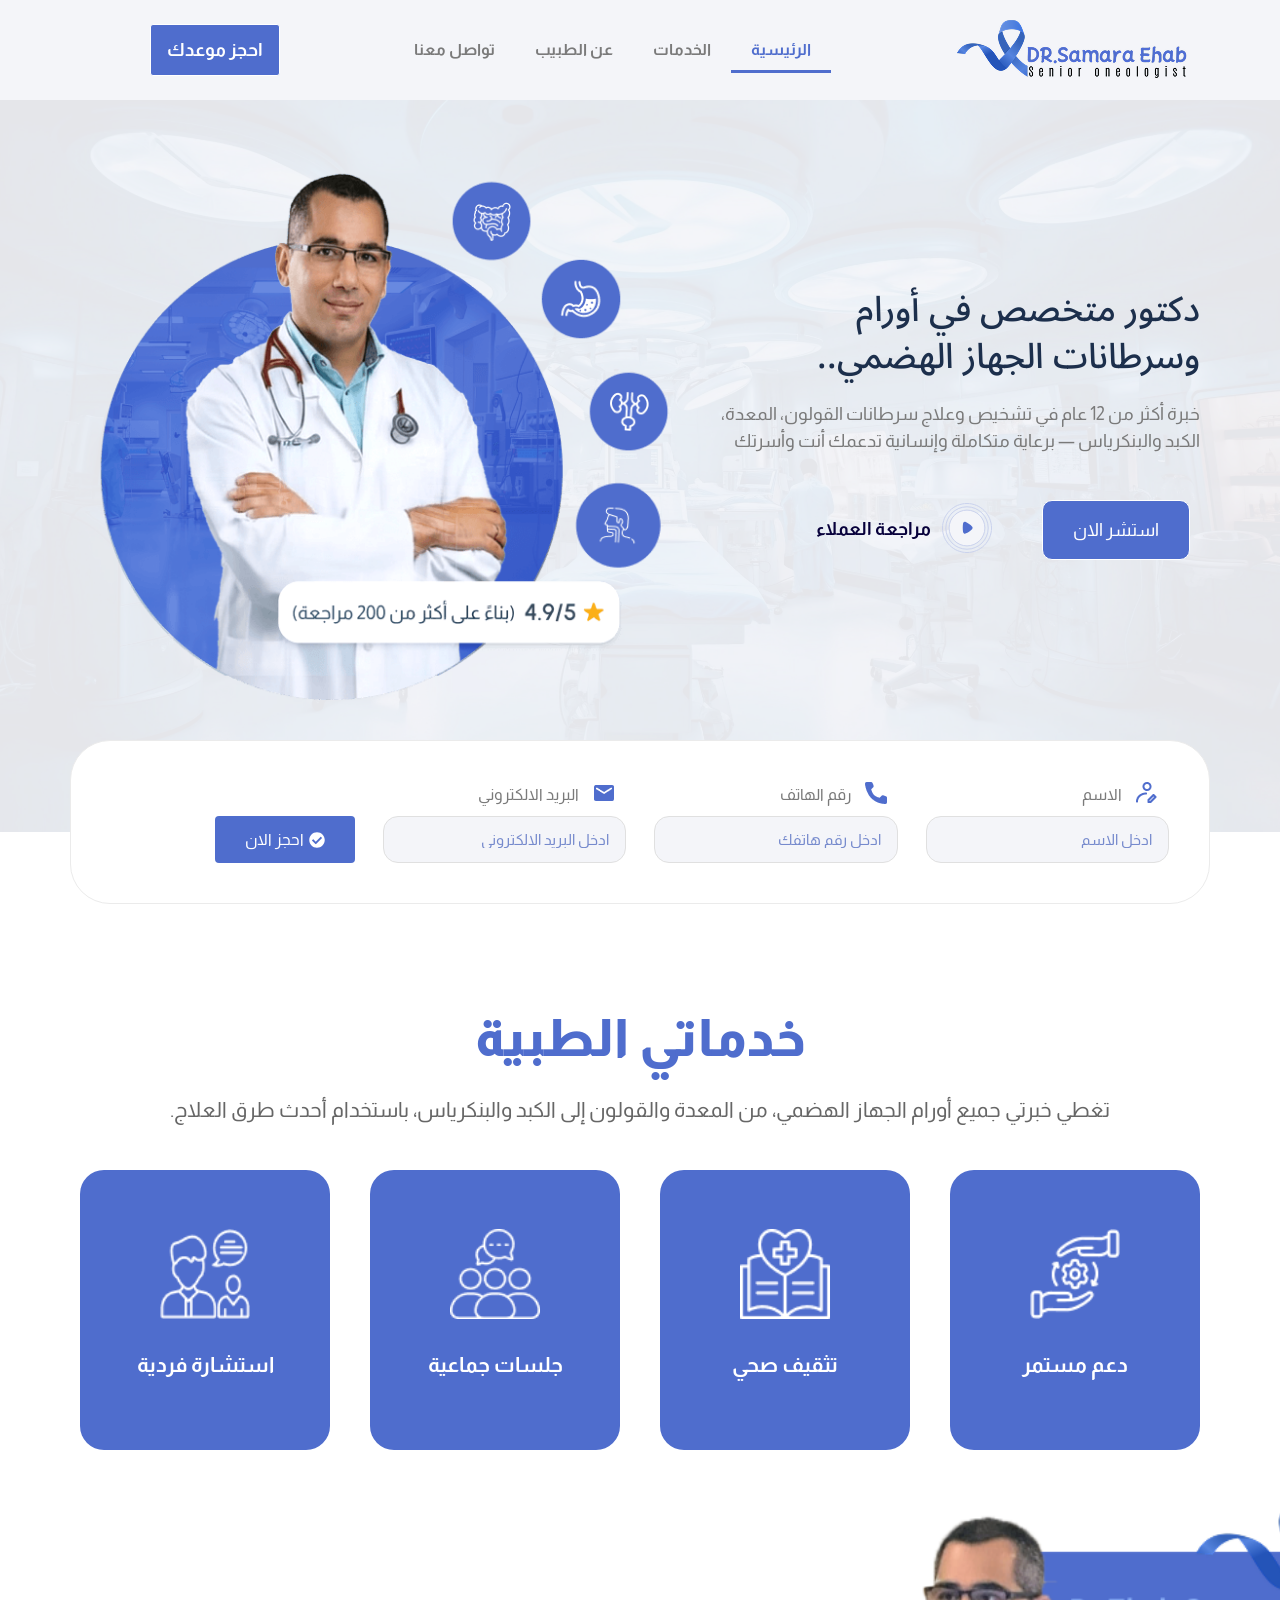
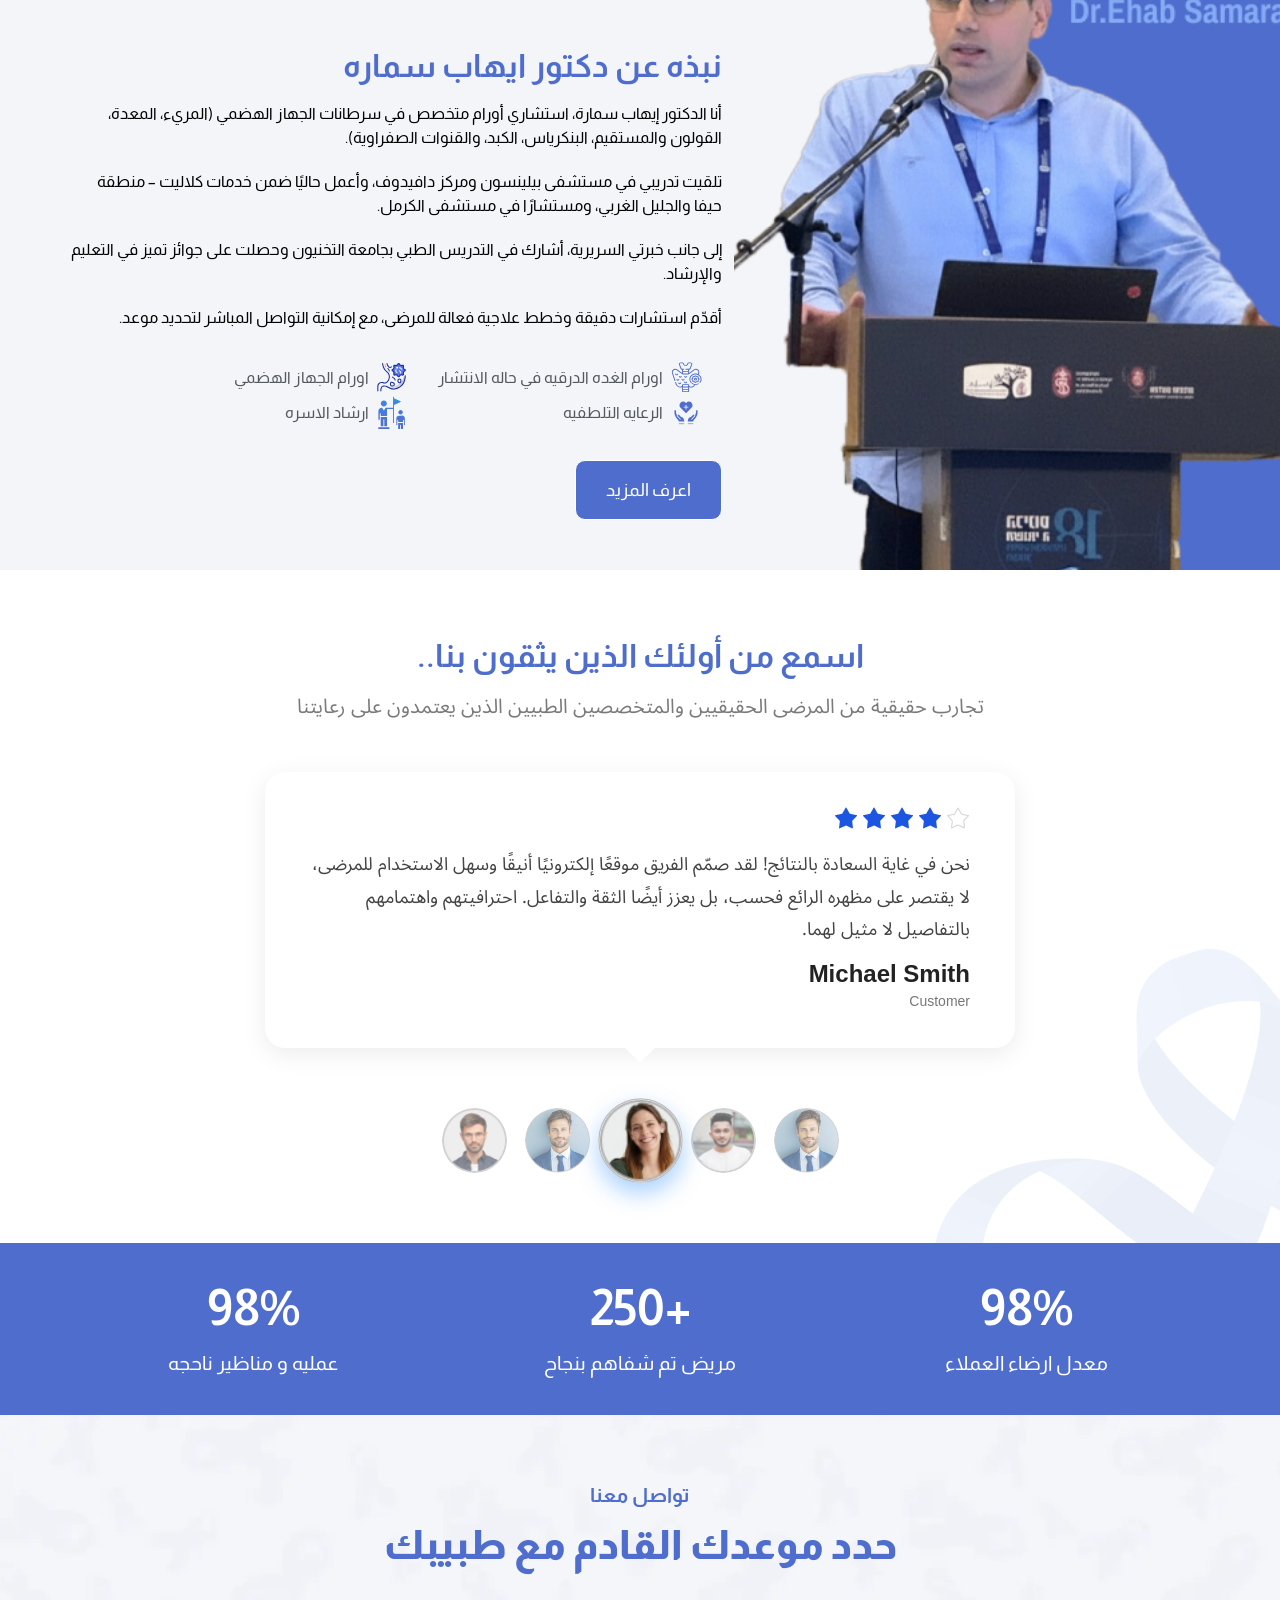
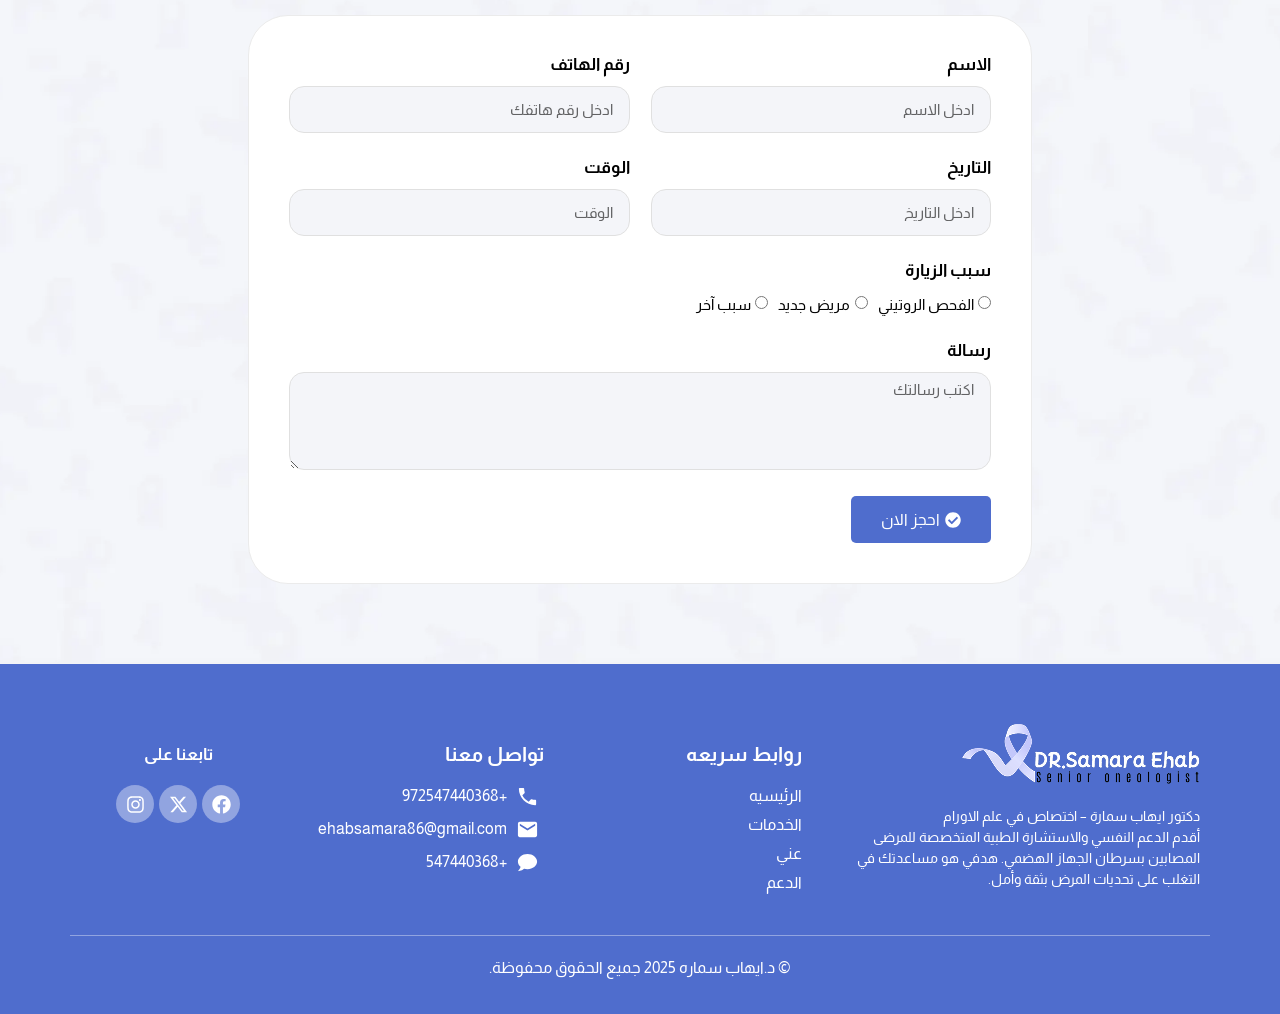
<file: index.html>
<!DOCTYPE html>
<html dir="rtl" lang="ar" prefix="og: https://ogp.me/ns#">
<head><meta charset="UTF-8">
	
	<meta name="viewport" content="width=device-width, initial-scale=1">
	<link rel="profile" href="https://gmpg.org/xfn/11">
	<title>الرئيسية - دكتور ايهاب سمارة</title>
	<style>img:is([sizes="auto" i], [sizes^="auto," i]) { contain-intrinsic-size: 3000px 1500px }</style>
	
		<!-- All in One SEO 5.0.5 - aioseo.com -->
	<meta name="description" content="دكتور متخصص في أورام وسرطانات الجهاز الهضمي.. خبرة أكثر من 12 عام في تشخيص وعلاج سرطانات القولون، المعدة، الكبد والبنكرياس — برعاية متكاملة وإنسانية تدعمك أنت وأسرتك استشر الان مراجعة العملاء دعم مستمر​ دعم مستمر​ دعم مستمر متابعة على مدار الساعة عبر منصات اتصال متنوعة. تثقيف صحي​ تثقيف صحي ​ تثقيف صحي معلومات طبية موثوقة">
	<meta name="robots" content="max-image-preview:large">
	<link rel="canonical" href="/">
		<meta name="generator" content="All in One SEO (AIOSEO) 5.0.5">
		<meta property="og:locale" content="ar_AR">
		<meta property="og:site_name" content="دكتور ايهاب سمارة - تخصص أورام وسرطانات الجهاز الهضمي">
		<meta property="og:type" content="article">
		<meta property="og:title" content="الرئيسية - دكتور ايهاب سمارة">
		<meta property="og:description" content="دكتور متخصص في أورام وسرطانات الجهاز الهضمي.. خبرة أكثر من 12 عام في تشخيص وعلاج سرطانات القولون، المعدة، الكبد والبنكرياس — برعاية متكاملة وإنسانية تدعمك أنت وأسرتك استشر الان مراجعة العملاء دعم مستمر​ دعم مستمر​ دعم مستمر متابعة على مدار الساعة عبر منصات اتصال متنوعة. تثقيف صحي​ تثقيف صحي ​ تثقيف صحي معلومات طبية موثوقة">
		<meta property="og:url" content="/">
		<meta property="article:published_time" content="2025-10-14T10:25:45+00:00">
		<meta property="article:modified_time" content="2025-10-28T10:13:38+00:00">
		<meta name="twitter:card" content="summary_large_image">
		<meta name="twitter:title" content="الرئيسية - دكتور ايهاب سمارة">
		<meta name="twitter:description" content="دكتور متخصص في أورام وسرطانات الجهاز الهضمي.. خبرة أكثر من 12 عام في تشخيص وعلاج سرطانات القولون، المعدة، الكبد والبنكرياس — برعاية متكاملة وإنسانية تدعمك أنت وأسرتك استشر الان مراجعة العملاء دعم مستمر​ دعم مستمر​ دعم مستمر متابعة على مدار الساعة عبر منصات اتصال متنوعة. تثقيف صحي​ تثقيف صحي ​ تثقيف صحي معلومات طبية موثوقة">
		<script type="application/ld+json" class="aioseo-schema">
			{"@context":"https:\/\/schema.org","@graph":[{"@type":"BreadcrumbList","@id":"\/#breadcrumblist","itemListElement":[{"@type":"ListItem","@id":"\/#listItem","position":1,"name":"Home"}]},{"@type":"Organization","@id":"\/#organization","name":"\u062f\u0643\u062a\u0648\u0631 \u0627\u064a\u0647\u0627\u0628 \u0633\u0645\u0627\u0631\u0629","description":"\u062a\u062e\u0635\u0635 \u0623\u0648\u0631\u0627\u0645 \u0648\u0633\u0631\u0637\u0627\u0646\u0627\u062a \u0627\u0644\u062c\u0647\u0627\u0632 \u0627\u0644\u0647\u0636\u0645\u064a","url":"\/"},{"@type":"WebPage","@id":"\/#webpage","url":"\/","name":"\u0627\u0644\u0631\u0626\u064a\u0633\u064a\u0629 - \u062f\u0643\u062a\u0648\u0631 \u0627\u064a\u0647\u0627\u0628 \u0633\u0645\u0627\u0631\u0629","description":"\u062f\u0643\u062a\u0648\u0631 \u0645\u062a\u062e\u0635\u0635 \u0641\u064a \u0623\u0648\u0631\u0627\u0645 \u0648\u0633\u0631\u0637\u0627\u0646\u0627\u062a \u0627\u0644\u062c\u0647\u0627\u0632 \u0627\u0644\u0647\u0636\u0645\u064a.. \u062e\u0628\u0631\u0629 \u0623\u0643\u062b\u0631 \u0645\u0646 12 \u0639\u0627\u0645 \u0641\u064a \u062a\u0634\u062e\u064a\u0635 \u0648\u0639\u0644\u0627\u062c \u0633\u0631\u0637\u0627\u0646\u0627\u062a \u0627\u0644\u0642\u0648\u0644\u0648\u0646\u060c \u0627\u0644\u0645\u0639\u062f\u0629\u060c \u0627\u0644\u0643\u0628\u062f \u0648\u0627\u0644\u0628\u0646\u0643\u0631\u064a\u0627\u0633 \u2014 \u0628\u0631\u0639\u0627\u064a\u0629 \u0645\u062a\u0643\u0627\u0645\u0644\u0629 \u0648\u0625\u0646\u0633\u0627\u0646\u064a\u0629 \u062a\u062f\u0639\u0645\u0643 \u0623\u0646\u062a \u0648\u0623\u0633\u0631\u062a\u0643 \u0627\u0633\u062a\u0634\u0631 \u0627\u0644\u0627\u0646 \u0645\u0631\u0627\u062c\u0639\u0629 \u0627\u0644\u0639\u0645\u0644\u0627\u0621 \u062f\u0639\u0645 \u0645\u0633\u062a\u0645\u0631\u200b \u062f\u0639\u0645 \u0645\u0633\u062a\u0645\u0631\u200b \u062f\u0639\u0645 \u0645\u0633\u062a\u0645\u0631 \u0645\u062a\u0627\u0628\u0639\u0629 \u0639\u0644\u0649 \u0645\u062f\u0627\u0631 \u0627\u0644\u0633\u0627\u0639\u0629 \u0639\u0628\u0631 \u0645\u0646\u0635\u0627\u062a \u0627\u062a\u0635\u0627\u0644 \u0645\u062a\u0646\u0648\u0639\u0629. \u062a\u062b\u0642\u064a\u0641 \u0635\u062d\u064a\u200b \u062a\u062b\u0642\u064a\u0641 \u0635\u062d\u064a \u200b \u062a\u062b\u0642\u064a\u0641 \u0635\u062d\u064a \u0645\u0639\u0644\u0648\u0645\u0627\u062a \u0637\u0628\u064a\u0629 \u0645\u0648\u062b\u0648\u0642\u0629","inLanguage":"ar","isPartOf":{"@id":"\/#website"},"breadcrumb":{"@id":"\/#breadcrumblist"},"datePublished":"2025-10-14T10:25:45+00:00","dateModified":"2025-10-28T10:13:38+00:00"},{"@type":"WebSite","@id":"\/#website","url":"\/","name":"\u062f\u0643\u062a\u0648\u0631 \u0627\u064a\u0647\u0627\u0628 \u0633\u0645\u0627\u0631\u0629","description":"\u062a\u062e\u0635\u0635 \u0623\u0648\u0631\u0627\u0645 \u0648\u0633\u0631\u0637\u0627\u0646\u0627\u062a \u0627\u0644\u062c\u0647\u0627\u0632 \u0627\u0644\u0647\u0636\u0645\u064a","inLanguage":"ar","publisher":{"@id":"\/#organization"}}]}
		</script>
		<!-- All in One SEO -->

<link rel="dns-prefetch" href="//cdn-reach.hostinger.com">


<script>
window._wpemojiSettings = {"baseUrl":"https:\/\/s.w.org\/images\/core\/emoji\/16.0.1\/72x72\/","ext":".png","svgUrl":"https:\/\/s.w.org\/images\/core\/emoji\/16.0.1\/svg\/","svgExt":".svg","source":{"concatemoji":"\/wp-includes\/js\/wp-emoji-release.min.js?ver=6.8.12"}};
/*! This file is auto-generated */
!function(s,n){var o,i,e;function c(e){try{var t={supportTests:e,timestamp:(new Date).valueOf()};sessionStorage.setItem(o,JSON.stringify(t))}catch(e){}}function p(e,t,n){e.clearRect(0,0,e.canvas.width,e.canvas.height),e.fillText(t,0,0);var t=new Uint32Array(e.getImageData(0,0,e.canvas.width,e.canvas.height).data),a=(e.clearRect(0,0,e.canvas.width,e.canvas.height),e.fillText(n,0,0),new Uint32Array(e.getImageData(0,0,e.canvas.width,e.canvas.height).data));return t.every(function(e,t){return e===a[t]})}function u(e,t){e.clearRect(0,0,e.canvas.width,e.canvas.height),e.fillText(t,0,0);for(var n=e.getImageData(16,16,1,1),a=0;a<n.data.length;a++)if(0!==n.data[a])return!1;return!0}function f(e,t,n,a){switch(t){case"flag":return n(e,"\ud83c\udff3\ufe0f\u200d\u26a7\ufe0f","\ud83c\udff3\ufe0f\u200b\u26a7\ufe0f")?!1:!n(e,"\ud83c\udde8\ud83c\uddf6","\ud83c\udde8\u200b\ud83c\uddf6")&&!n(e,"\ud83c\udff4\udb40\udc67\udb40\udc62\udb40\udc65\udb40\udc6e\udb40\udc67\udb40\udc7f","\ud83c\udff4\u200b\udb40\udc67\u200b\udb40\udc62\u200b\udb40\udc65\u200b\udb40\udc6e\u200b\udb40\udc67\u200b\udb40\udc7f");case"emoji":return!a(e,"\ud83e\udedf")}return!1}function g(e,t,n,a){var r="undefined"!=typeof WorkerGlobalScope&&self instanceof WorkerGlobalScope?new OffscreenCanvas(300,150):s.createElement("canvas"),o=r.getContext("2d",{willReadFrequently:!0}),i=(o.textBaseline="top",o.font="600 32px Arial",{});return e.forEach(function(e){i[e]=t(o,e,n,a)}),i}function t(e){var t=s.createElement("script");t.src=e,t.defer=!0,s.head.appendChild(t)}"undefined"!=typeof Promise&&(o="wpEmojiSettingsSupports",i=["flag","emoji"],n.supports={everything:!0,everythingExceptFlag:!0},e=new Promise(function(e){s.addEventListener("DOMContentLoaded",e,{once:!0})}),new Promise(function(t){var n=function(){try{var e=JSON.parse(sessionStorage.getItem(o));if("object"==typeof e&&"number"==typeof e.timestamp&&(new Date).valueOf()<e.timestamp+604800&&"object"==typeof e.supportTests)return e.supportTests}catch(e){}return null}();if(!n){if("undefined"!=typeof Worker&&"undefined"!=typeof OffscreenCanvas&&"undefined"!=typeof URL&&URL.createObjectURL&&"undefined"!=typeof Blob)try{var e="postMessage("+g.toString()+"("+[JSON.stringify(i),f.toString(),p.toString(),u.toString()].join(",")+"));",a=new Blob([e],{type:"text/javascript"}),r=new Worker(URL.createObjectURL(a),{name:"wpTestEmojiSupports"});return void(r.onmessage=function(e){c(n=e.data),r.terminate(),t(n)})}catch(e){}c(n=g(i,f,p,u))}t(n)}).then(function(e){for(var t in e)n.supports[t]=e[t],n.supports.everything=n.supports.everything&&n.supports[t],"flag"!==t&&(n.supports.everythingExceptFlag=n.supports.everythingExceptFlag&&n.supports[t]);n.supports.everythingExceptFlag=n.supports.everythingExceptFlag&&!n.supports.flag,n.DOMReady=!1,n.readyCallback=function(){n.DOMReady=!0}}).then(function(){return e}).then(function(){var e;n.supports.everything||(n.readyCallback(),(e=n.source||{}).concatemoji?t(e.concatemoji):e.wpemoji&&e.twemoji&&(t(e.twemoji),t(e.wpemoji)))}))}((window,document),window._wpemojiSettings);
</script>
<style id="wp-emoji-styles-inline-css">

	img.wp-smiley, img.emoji {
		display: inline !important;
		border: none !important;
		box-shadow: none !important;
		height: 1em !important;
		width: 1em !important;
		margin: 0 0.07em !important;
		vertical-align: -0.1em !important;
		background: none !important;
		padding: 0 !important;
	}
</style>
<link rel="stylesheet" id="pll-language-switcher-css" href="/wp-content/plugins/polylang/css/build/language-switcher.min.css?ver=3.9.2" media="all">
<link rel="stylesheet" id="pll-navigation-language-switcher-css" href="/wp-content/plugins/polylang/css/build/navigation-language-switcher.min.css?ver=3.9.2" media="all">
<link rel="stylesheet" id="hostinger-reach-subscription-block-css" href="/wp-content/plugins/hostinger-reach/frontend/dist/blocks/subscription.css?ver=1790961013" media="all">
<link rel="stylesheet" id="aioseo/css/src/vue/standalone/blocks/table-of-contents/global.scss-css" href="/wp-content/plugins/all-in-one-seo-pack/dist/Lite/assets/css/table-of-contents/global.e90f6d47.css?ver=5.0.5" media="all">
<style id="global-styles-inline-css">
:root{--wp--preset--aspect-ratio--square: 1;--wp--preset--aspect-ratio--4-3: 4/3;--wp--preset--aspect-ratio--3-4: 3/4;--wp--preset--aspect-ratio--3-2: 3/2;--wp--preset--aspect-ratio--2-3: 2/3;--wp--preset--aspect-ratio--16-9: 16/9;--wp--preset--aspect-ratio--9-16: 9/16;--wp--preset--color--black: #000000;--wp--preset--color--cyan-bluish-gray: #abb8c3;--wp--preset--color--white: #ffffff;--wp--preset--color--pale-pink: #f78da7;--wp--preset--color--vivid-red: #cf2e2e;--wp--preset--color--luminous-vivid-orange: #ff6900;--wp--preset--color--luminous-vivid-amber: #fcb900;--wp--preset--color--light-green-cyan: #7bdcb5;--wp--preset--color--vivid-green-cyan: #00d084;--wp--preset--color--pale-cyan-blue: #8ed1fc;--wp--preset--color--vivid-cyan-blue: #0693e3;--wp--preset--color--vivid-purple: #9b51e0;--wp--preset--gradient--vivid-cyan-blue-to-vivid-purple: linear-gradient(135deg,rgba(6,147,227,1) 0%,rgb(155,81,224) 100%);--wp--preset--gradient--light-green-cyan-to-vivid-green-cyan: linear-gradient(135deg,rgb(122,220,180) 0%,rgb(0,208,130) 100%);--wp--preset--gradient--luminous-vivid-amber-to-luminous-vivid-orange: linear-gradient(135deg,rgba(252,185,0,1) 0%,rgba(255,105,0,1) 100%);--wp--preset--gradient--luminous-vivid-orange-to-vivid-red: linear-gradient(135deg,rgba(255,105,0,1) 0%,rgb(207,46,46) 100%);--wp--preset--gradient--very-light-gray-to-cyan-bluish-gray: linear-gradient(135deg,rgb(238,238,238) 0%,rgb(169,184,195) 100%);--wp--preset--gradient--cool-to-warm-spectrum: linear-gradient(135deg,rgb(74,234,220) 0%,rgb(151,120,209) 20%,rgb(207,42,186) 40%,rgb(238,44,130) 60%,rgb(251,105,98) 80%,rgb(254,248,76) 100%);--wp--preset--gradient--blush-light-purple: linear-gradient(135deg,rgb(255,206,236) 0%,rgb(152,150,240) 100%);--wp--preset--gradient--blush-bordeaux: linear-gradient(135deg,rgb(254,205,165) 0%,rgb(254,45,45) 50%,rgb(107,0,62) 100%);--wp--preset--gradient--luminous-dusk: linear-gradient(135deg,rgb(255,203,112) 0%,rgb(199,81,192) 50%,rgb(65,88,208) 100%);--wp--preset--gradient--pale-ocean: linear-gradient(135deg,rgb(255,245,203) 0%,rgb(182,227,212) 50%,rgb(51,167,181) 100%);--wp--preset--gradient--electric-grass: linear-gradient(135deg,rgb(202,248,128) 0%,rgb(113,206,126) 100%);--wp--preset--gradient--midnight: linear-gradient(135deg,rgb(2,3,129) 0%,rgb(40,116,252) 100%);--wp--preset--font-size--small: 13px;--wp--preset--font-size--medium: 20px;--wp--preset--font-size--large: 36px;--wp--preset--font-size--x-large: 42px;--wp--preset--spacing--20: 0.44rem;--wp--preset--spacing--30: 0.67rem;--wp--preset--spacing--40: 1rem;--wp--preset--spacing--50: 1.5rem;--wp--preset--spacing--60: 2.25rem;--wp--preset--spacing--70: 3.38rem;--wp--preset--spacing--80: 5.06rem;--wp--preset--shadow--natural: 6px 6px 9px rgba(0, 0, 0, 0.2);--wp--preset--shadow--deep: 12px 12px 50px rgba(0, 0, 0, 0.4);--wp--preset--shadow--sharp: 6px 6px 0px rgba(0, 0, 0, 0.2);--wp--preset--shadow--outlined: 6px 6px 0px -3px rgba(255, 255, 255, 1), 6px 6px rgba(0, 0, 0, 1);--wp--preset--shadow--crisp: 6px 6px 0px rgba(0, 0, 0, 1);}:root { --wp--style--global--content-size: 800px;--wp--style--global--wide-size: 1200px; }:where(body) { margin: 0; }.wp-site-blocks > .alignleft { float: left; margin-right: 2em; }.wp-site-blocks > .alignright { float: right; margin-left: 2em; }.wp-site-blocks > .aligncenter { justify-content: center; margin-left: auto; margin-right: auto; }:where(.wp-site-blocks) > * { margin-block-start: 24px; margin-block-end: 0; }:where(.wp-site-blocks) > :first-child { margin-block-start: 0; }:where(.wp-site-blocks) > :last-child { margin-block-end: 0; }:root { --wp--style--block-gap: 24px; }:root :where(.is-layout-flow) > :first-child{margin-block-start: 0;}:root :where(.is-layout-flow) > :last-child{margin-block-end: 0;}:root :where(.is-layout-flow) > *{margin-block-start: 24px;margin-block-end: 0;}:root :where(.is-layout-constrained) > :first-child{margin-block-start: 0;}:root :where(.is-layout-constrained) > :last-child{margin-block-end: 0;}:root :where(.is-layout-constrained) > *{margin-block-start: 24px;margin-block-end: 0;}:root :where(.is-layout-flex){gap: 24px;}:root :where(.is-layout-grid){gap: 24px;}.is-layout-flow > .alignleft{float: left;margin-inline-start: 0;margin-inline-end: 2em;}.is-layout-flow > .alignright{float: right;margin-inline-start: 2em;margin-inline-end: 0;}.is-layout-flow > .aligncenter{margin-left: auto !important;margin-right: auto !important;}.is-layout-constrained > .alignleft{float: left;margin-inline-start: 0;margin-inline-end: 2em;}.is-layout-constrained > .alignright{float: right;margin-inline-start: 2em;margin-inline-end: 0;}.is-layout-constrained > .aligncenter{margin-left: auto !important;margin-right: auto !important;}.is-layout-constrained > :where(:not(.alignleft):not(.alignright):not(.alignfull)){max-width: var(--wp--style--global--content-size);margin-left: auto !important;margin-right: auto !important;}.is-layout-constrained > .alignwide{max-width: var(--wp--style--global--wide-size);}body .is-layout-flex{display: flex;}.is-layout-flex{flex-wrap: wrap;align-items: center;}.is-layout-flex > :is(*, div){margin: 0;}body .is-layout-grid{display: grid;}.is-layout-grid > :is(*, div){margin: 0;}body{padding-top: 0px;padding-right: 0px;padding-bottom: 0px;padding-left: 0px;}a:where(:not(.wp-element-button)){text-decoration: underline;}:root :where(.wp-element-button, .wp-block-button__link){background-color: #32373c;border-width: 0;color: #fff;font-family: inherit;font-size: inherit;line-height: inherit;padding: calc(0.667em + 2px) calc(1.333em + 2px);text-decoration: none;}.has-black-color{color: var(--wp--preset--color--black) !important;}.has-cyan-bluish-gray-color{color: var(--wp--preset--color--cyan-bluish-gray) !important;}.has-white-color{color: var(--wp--preset--color--white) !important;}.has-pale-pink-color{color: var(--wp--preset--color--pale-pink) !important;}.has-vivid-red-color{color: var(--wp--preset--color--vivid-red) !important;}.has-luminous-vivid-orange-color{color: var(--wp--preset--color--luminous-vivid-orange) !important;}.has-luminous-vivid-amber-color{color: var(--wp--preset--color--luminous-vivid-amber) !important;}.has-light-green-cyan-color{color: var(--wp--preset--color--light-green-cyan) !important;}.has-vivid-green-cyan-color{color: var(--wp--preset--color--vivid-green-cyan) !important;}.has-pale-cyan-blue-color{color: var(--wp--preset--color--pale-cyan-blue) !important;}.has-vivid-cyan-blue-color{color: var(--wp--preset--color--vivid-cyan-blue) !important;}.has-vivid-purple-color{color: var(--wp--preset--color--vivid-purple) !important;}.has-black-background-color{background-color: var(--wp--preset--color--black) !important;}.has-cyan-bluish-gray-background-color{background-color: var(--wp--preset--color--cyan-bluish-gray) !important;}.has-white-background-color{background-color: var(--wp--preset--color--white) !important;}.has-pale-pink-background-color{background-color: var(--wp--preset--color--pale-pink) !important;}.has-vivid-red-background-color{background-color: var(--wp--preset--color--vivid-red) !important;}.has-luminous-vivid-orange-background-color{background-color: var(--wp--preset--color--luminous-vivid-orange) !important;}.has-luminous-vivid-amber-background-color{background-color: var(--wp--preset--color--luminous-vivid-amber) !important;}.has-light-green-cyan-background-color{background-color: var(--wp--preset--color--light-green-cyan) !important;}.has-vivid-green-cyan-background-color{background-color: var(--wp--preset--color--vivid-green-cyan) !important;}.has-pale-cyan-blue-background-color{background-color: var(--wp--preset--color--pale-cyan-blue) !important;}.has-vivid-cyan-blue-background-color{background-color: var(--wp--preset--color--vivid-cyan-blue) !important;}.has-vivid-purple-background-color{background-color: var(--wp--preset--color--vivid-purple) !important;}.has-black-border-color{border-color: var(--wp--preset--color--black) !important;}.has-cyan-bluish-gray-border-color{border-color: var(--wp--preset--color--cyan-bluish-gray) !important;}.has-white-border-color{border-color: var(--wp--preset--color--white) !important;}.has-pale-pink-border-color{border-color: var(--wp--preset--color--pale-pink) !important;}.has-vivid-red-border-color{border-color: var(--wp--preset--color--vivid-red) !important;}.has-luminous-vivid-orange-border-color{border-color: var(--wp--preset--color--luminous-vivid-orange) !important;}.has-luminous-vivid-amber-border-color{border-color: var(--wp--preset--color--luminous-vivid-amber) !important;}.has-light-green-cyan-border-color{border-color: var(--wp--preset--color--light-green-cyan) !important;}.has-vivid-green-cyan-border-color{border-color: var(--wp--preset--color--vivid-green-cyan) !important;}.has-pale-cyan-blue-border-color{border-color: var(--wp--preset--color--pale-cyan-blue) !important;}.has-vivid-cyan-blue-border-color{border-color: var(--wp--preset--color--vivid-cyan-blue) !important;}.has-vivid-purple-border-color{border-color: var(--wp--preset--color--vivid-purple) !important;}.has-vivid-cyan-blue-to-vivid-purple-gradient-background{background: var(--wp--preset--gradient--vivid-cyan-blue-to-vivid-purple) !important;}.has-light-green-cyan-to-vivid-green-cyan-gradient-background{background: var(--wp--preset--gradient--light-green-cyan-to-vivid-green-cyan) !important;}.has-luminous-vivid-amber-to-luminous-vivid-orange-gradient-background{background: var(--wp--preset--gradient--luminous-vivid-amber-to-luminous-vivid-orange) !important;}.has-luminous-vivid-orange-to-vivid-red-gradient-background{background: var(--wp--preset--gradient--luminous-vivid-orange-to-vivid-red) !important;}.has-very-light-gray-to-cyan-bluish-gray-gradient-background{background: var(--wp--preset--gradient--very-light-gray-to-cyan-bluish-gray) !important;}.has-cool-to-warm-spectrum-gradient-background{background: var(--wp--preset--gradient--cool-to-warm-spectrum) !important;}.has-blush-light-purple-gradient-background{background: var(--wp--preset--gradient--blush-light-purple) !important;}.has-blush-bordeaux-gradient-background{background: var(--wp--preset--gradient--blush-bordeaux) !important;}.has-luminous-dusk-gradient-background{background: var(--wp--preset--gradient--luminous-dusk) !important;}.has-pale-ocean-gradient-background{background: var(--wp--preset--gradient--pale-ocean) !important;}.has-electric-grass-gradient-background{background: var(--wp--preset--gradient--electric-grass) !important;}.has-midnight-gradient-background{background: var(--wp--preset--gradient--midnight) !important;}.has-small-font-size{font-size: var(--wp--preset--font-size--small) !important;}.has-medium-font-size{font-size: var(--wp--preset--font-size--medium) !important;}.has-large-font-size{font-size: var(--wp--preset--font-size--large) !important;}.has-x-large-font-size{font-size: var(--wp--preset--font-size--x-large) !important;}
:root :where(.wp-block-pullquote){font-size: 1.5em;line-height: 1.6;}
</style>
<link rel="stylesheet" id="hello-elementor-css" href="/wp-content/themes/hello-elementor/assets/css/reset.css?ver=3.4.4" media="all">
<link rel="stylesheet" id="hello-elementor-theme-style-css" href="/wp-content/themes/hello-elementor/assets/css/theme.css?ver=3.4.4" media="all">
<link rel="stylesheet" id="hello-elementor-header-footer-css" href="/wp-content/themes/hello-elementor/assets/css/header-footer.css?ver=3.4.4" media="all">
<link rel="stylesheet" id="elementor-frontend-css" href="/wp-content/uploads/elementor/css/custom-frontend.min.css?ver=1795180134" media="all">
<style id="elementor-frontend-inline-css">
.elementor-kit-5{--e-global-color-primary:#6EC1E4;--e-global-color-secondary:#54595F;--e-global-color-text:#7A7A7A;--e-global-color-accent:#61CE70;--e-global-typography-primary-font-family:"Almarai";--e-global-typography-primary-font-weight:600;--e-global-typography-secondary-font-family:"Almarai";--e-global-typography-secondary-font-weight:400;--e-global-typography-text-font-family:"Almarai";--e-global-typography-text-font-weight:400;--e-global-typography-accent-font-family:"Almarai";--e-global-typography-accent-font-weight:500;background-color:#F4F5F9;}.elementor-kit-5 e-page-transition{background-color:#FFBC7D;}.elementor-section.elementor-section-boxed > .elementor-container{max-width:1140px;}.e-con{--container-max-width:1140px;}.elementor-widget:not(:last-child){margin-block-end:20px;}.elementor-element{--widgets-spacing:20px 20px;--widgets-spacing-row:20px;--widgets-spacing-column:20px;}{}h1.entry-title{display:var(--page-title-display);}.site-header .site-branding{flex-direction:column;align-items:stretch;}.site-header{padding-inline-end:0px;padding-inline-start:0px;}.site-footer .site-branding{flex-direction:column;align-items:stretch;}@media(max-width:1024px){.elementor-section.elementor-section-boxed > .elementor-container{max-width:1024px;}.e-con{--container-max-width:1024px;}}@media(max-width:767px){.elementor-section.elementor-section-boxed > .elementor-container{max-width:767px;}.e-con{--container-max-width:767px;}}
.elementor-17 .elementor-element.elementor-element-ba87a45{--display:flex;--flex-direction:column;--container-widget-width:100%;--container-widget-height:initial;--container-widget-flex-grow:0;--container-widget-align-self:initial;--flex-wrap-mobile:wrap;--padding-top:50px;--padding-bottom:0px;--padding-left:0px;--padding-right:0px;}.elementor-17 .elementor-element.elementor-element-ba87a45:not(.elementor-motion-effects-element-type-background), .elementor-17 .elementor-element.elementor-element-ba87a45 > .elementor-motion-effects-container > .elementor-motion-effects-layer{background-image:url("/wp-content/uploads/2025/10/backgroundhero-scaled.webp");background-position:top center;background-repeat:no-repeat;background-size:cover;}.elementor-17 .elementor-element.elementor-element-dc6baee{--display:flex;--flex-direction:row;--container-widget-width:calc( ( 1 - var( --container-widget-flex-grow ) ) * 100% );--container-widget-height:100%;--container-widget-flex-grow:1;--container-widget-align-self:stretch;--flex-wrap-mobile:wrap;--justify-content:center;--align-items:center;}.elementor-17 .elementor-element.elementor-element-23ecf0c{--display:flex;--margin-top:0px;--margin-bottom:0px;--margin-left:0px;--margin-right:0px;--padding-top:0px;--padding-bottom:0px;--padding-left:0px;--padding-right:0px;}.elementor-widget-heading .elementor-heading-title{font-family:var( --e-global-typography-primary-font-family ), Sans-serif;font-weight:var( --e-global-typography-primary-font-weight );color:var( --e-global-color-primary );}.elementor-17 .elementor-element.elementor-element-79d9176 .elementor-heading-title{font-family:"Noto Sans Arabic", Sans-serif;font-size:35px;font-weight:500;line-height:47px;color:#1C2F4C;}.elementor-widget-text-editor{font-family:var( --e-global-typography-text-font-family ), Sans-serif;font-weight:var( --e-global-typography-text-font-weight );color:var( --e-global-color-text );}.elementor-widget-text-editor.elementor-drop-cap-view-stacked .elementor-drop-cap{background-color:var( --e-global-color-primary );}.elementor-widget-text-editor.elementor-drop-cap-view-framed .elementor-drop-cap, .elementor-widget-text-editor.elementor-drop-cap-view-default .elementor-drop-cap{color:var( --e-global-color-primary );border-color:var( --e-global-color-primary );}.elementor-17 .elementor-element.elementor-element-303c5c6 > .elementor-widget-container{padding:0px 0px 0px 30px;}.elementor-17 .elementor-element.elementor-element-303c5c6{font-family:"Almarai", Sans-serif;font-size:18px;font-weight:400;line-height:27px;}.elementor-17 .elementor-element.elementor-element-918115e{--display:flex;--flex-direction:row;--container-widget-width:initial;--container-widget-height:100%;--container-widget-flex-grow:1;--container-widget-align-self:stretch;--flex-wrap-mobile:wrap;}.elementor-widget-button .elementor-button{background-color:var( --e-global-color-accent );font-family:var( --e-global-typography-accent-font-family ), Sans-serif;font-weight:var( --e-global-typography-accent-font-weight );}.elementor-17 .elementor-element.elementor-element-69a74a1 .elementor-button{background-color:#4F6DCD;font-family:"Almarai", Sans-serif;font-size:18px;font-weight:400;border-style:solid;border-width:1px 1px 1px 1px;border-radius:10px 10px 10px 10px;padding:20px 30px 20px 30px;}.elementor-17 .elementor-element.elementor-element-69a74a1 .elementor-button:hover, .elementor-17 .elementor-element.elementor-element-69a74a1 .elementor-button:focus{background-color:#FFFFFF;color:#4F6DCD;border-color:#4F6DCD;}.elementor-17 .elementor-element.elementor-element-69a74a1 > .elementor-widget-container{padding:0px 0px 0px 0px;}.elementor-17 .elementor-element.elementor-element-69a74a1 .elementor-button:hover svg, .elementor-17 .elementor-element.elementor-element-69a74a1 .elementor-button:focus svg{fill:#4F6DCD;}.elementor-17 .elementor-element.elementor-element-3955c0a .elementor-button{background-color:#61CE7000;font-family:"Almarai", Sans-serif;font-size:18px;font-weight:600;fill:#07003B;color:#07003B;padding:20px 30px 20px 30px;}.elementor-17 .elementor-element.elementor-element-3955c0a > .elementor-widget-container{padding:0px 0px 0px 0px;}.elementor-17 .elementor-element.elementor-element-3955c0a .elementor-button-content-wrapper{flex-direction:row-reverse;}.elementor-17 .elementor-element.elementor-element-3955c0a .elementor-button .elementor-button-content-wrapper{gap:11px;}.elementor-17 .elementor-element.elementor-element-953c0b0{--display:flex;}.elementor-17 .elementor-element.elementor-element-729310a{--display:flex;border-style:solid;--border-style:solid;border-width:1px 1px 1px 1px;--border-top-width:1px;--border-right-width:1px;--border-bottom-width:1px;--border-left-width:1px;border-color:#EBEBEB;--border-color:#EBEBEB;--border-radius:40px 40px 40px 40px;--margin-top:0px;--margin-bottom:-72px;--margin-left:0px;--margin-right:0px;--padding-top:40px;--padding-bottom:40px;--padding-left:40px;--padding-right:40px;--z-index:1;}.elementor-17 .elementor-element.elementor-element-729310a:not(.elementor-motion-effects-element-type-background), .elementor-17 .elementor-element.elementor-element-729310a > .elementor-motion-effects-container > .elementor-motion-effects-layer{background-color:#FFFFFF;}.elementor-widget-form .elementor-field-group > label, .elementor-widget-form .elementor-field-subgroup label{color:var( --e-global-color-text );}.elementor-widget-form .elementor-field-group > label{font-family:var( --e-global-typography-text-font-family ), Sans-serif;font-weight:var( --e-global-typography-text-font-weight );}.elementor-widget-form .elementor-field-type-html{color:var( --e-global-color-text );font-family:var( --e-global-typography-text-font-family ), Sans-serif;font-weight:var( --e-global-typography-text-font-weight );}.elementor-widget-form .elementor-field-group .elementor-field{color:var( --e-global-color-text );}.elementor-widget-form .elementor-field-group .elementor-field, .elementor-widget-form .elementor-field-subgroup label{font-family:var( --e-global-typography-text-font-family ), Sans-serif;font-weight:var( --e-global-typography-text-font-weight );}.elementor-widget-form .elementor-button{font-family:var( --e-global-typography-accent-font-family ), Sans-serif;font-weight:var( --e-global-typography-accent-font-weight );}.elementor-widget-form .e-form__buttons__wrapper__button-next{background-color:var( --e-global-color-accent );}.elementor-widget-form .elementor-button[type="submit"]{background-color:var( --e-global-color-accent );}.elementor-widget-form .e-form__buttons__wrapper__button-previous{background-color:var( --e-global-color-accent );}.elementor-widget-form .elementor-message{font-family:var( --e-global-typography-text-font-family ), Sans-serif;font-weight:var( --e-global-typography-text-font-weight );}.elementor-widget-form .e-form__indicators__indicator, .elementor-widget-form .e-form__indicators__indicator__label{font-family:var( --e-global-typography-accent-font-family ), Sans-serif;font-weight:var( --e-global-typography-accent-font-weight );}.elementor-widget-form{--e-form-steps-indicator-inactive-primary-color:var( --e-global-color-text );--e-form-steps-indicator-active-primary-color:var( --e-global-color-accent );--e-form-steps-indicator-completed-primary-color:var( --e-global-color-accent );--e-form-steps-indicator-progress-color:var( --e-global-color-accent );--e-form-steps-indicator-progress-background-color:var( --e-global-color-text );--e-form-steps-indicator-progress-meter-color:var( --e-global-color-text );}.elementor-widget-form .e-form__indicators__indicator__progress__meter{font-family:var( --e-global-typography-accent-font-family ), Sans-serif;font-weight:var( --e-global-typography-accent-font-weight );}.elementor-17 .elementor-element.elementor-element-7d89335 .elementor-button-content-wrapper{flex-direction:row;}.elementor-17 .elementor-element.elementor-element-7d89335 .elementor-button span{gap:5px;}.elementor-17 .elementor-element.elementor-element-7d89335 .elementor-field-group{padding-right:calc( 28px/2 );padding-left:calc( 28px/2 );margin-bottom:12px;}.elementor-17 .elementor-element.elementor-element-7d89335 .elementor-form-fields-wrapper{margin-left:calc( -28px/2 );margin-right:calc( -28px/2 );margin-bottom:-12px;}.elementor-17 .elementor-element.elementor-element-7d89335 .elementor-field-group.recaptcha_v3-bottomleft, .elementor-17 .elementor-element.elementor-element-7d89335 .elementor-field-group.recaptcha_v3-bottomright{margin-bottom:0;}body.rtl .elementor-17 .elementor-element.elementor-element-7d89335 .elementor-labels-inline .elementor-field-group > label{padding-left:13px;}body:not(.rtl) .elementor-17 .elementor-element.elementor-element-7d89335 .elementor-labels-inline .elementor-field-group > label{padding-right:13px;}body .elementor-17 .elementor-element.elementor-element-7d89335 .elementor-labels-above .elementor-field-group > label{padding-bottom:13px;}.elementor-17 .elementor-element.elementor-element-7d89335 .elementor-field-group > label, .elementor-17 .elementor-element.elementor-element-7d89335 .elementor-field-subgroup label{color:#7A7A7A;}.elementor-17 .elementor-element.elementor-element-7d89335 .elementor-field-type-html{padding-bottom:0px;color:#7A7A7A;}.elementor-17 .elementor-element.elementor-element-7d89335 .elementor-field-group .elementor-field{color:#2244AF;}.elementor-17 .elementor-element.elementor-element-7d89335 .elementor-field-group .elementor-field, .elementor-17 .elementor-element.elementor-element-7d89335 .elementor-field-subgroup label{font-family:"Almarai", Sans-serif;font-size:15px;font-weight:400;}.elementor-17 .elementor-element.elementor-element-7d89335 .elementor-field-group:not(.elementor-field-type-upload) .elementor-field:not(.elementor-select-wrapper){background-color:#F4F5F9;border-color:#E0E0E0;border-radius:15px 15px 15px 15px;}.elementor-17 .elementor-element.elementor-element-7d89335 .elementor-field-group .elementor-select-wrapper select{background-color:#F4F5F9;border-color:#E0E0E0;border-radius:15px 15px 15px 15px;}.elementor-17 .elementor-element.elementor-element-7d89335 .elementor-field-group .elementor-select-wrapper::before{color:#E0E0E0;}.elementor-17 .elementor-element.elementor-element-7d89335 .e-form__buttons__wrapper__button-next{background-color:#4F6DCD;color:#ffffff;}.elementor-17 .elementor-element.elementor-element-7d89335 .elementor-button[type="submit"]{background-color:#4F6DCD;color:#ffffff;}.elementor-17 .elementor-element.elementor-element-7d89335 .elementor-button[type="submit"] svg *{fill:#ffffff;}.elementor-17 .elementor-element.elementor-element-7d89335 .e-form__buttons__wrapper__button-previous{color:#ffffff;}.elementor-17 .elementor-element.elementor-element-7d89335 .e-form__buttons__wrapper__button-next:hover{color:#ffffff;}.elementor-17 .elementor-element.elementor-element-7d89335 .elementor-button[type="submit"]:hover{color:#ffffff;}.elementor-17 .elementor-element.elementor-element-7d89335 .elementor-button[type="submit"]:hover svg *{fill:#ffffff;}.elementor-17 .elementor-element.elementor-element-7d89335 .e-form__buttons__wrapper__button-previous:hover{color:#ffffff;}.elementor-17 .elementor-element.elementor-element-7d89335{--e-form-steps-indicators-spacing:20px;--e-form-steps-indicator-padding:30px;--e-form-steps-indicator-inactive-secondary-color:#ffffff;--e-form-steps-indicator-active-secondary-color:#ffffff;--e-form-steps-indicator-completed-secondary-color:#ffffff;--e-form-steps-divider-width:1px;--e-form-steps-divider-gap:10px;}.elementor-17 .elementor-element.elementor-element-f9f4361{--display:flex;--flex-direction:column;--container-widget-width:100%;--container-widget-height:initial;--container-widget-flex-grow:0;--container-widget-align-self:initial;--flex-wrap-mobile:wrap;--padding-top:180px;--padding-bottom:70px;--padding-left:0px;--padding-right:0px;}.elementor-17 .elementor-element.elementor-element-f9f4361:not(.elementor-motion-effects-element-type-background), .elementor-17 .elementor-element.elementor-element-f9f4361 > .elementor-motion-effects-container > .elementor-motion-effects-layer{background-color:#FFFFFF;}.elementor-17 .elementor-element.elementor-element-ab2a53e > .elementor-widget-container{margin:0px 0px 0px 0px;padding:0px 0px 10px 0px;}.elementor-17 .elementor-element.elementor-element-ab2a53e{text-align:center;}.elementor-17 .elementor-element.elementor-element-ab2a53e .elementor-heading-title{font-family:"Almarai", Sans-serif;font-size:52px;font-weight:800;color:#4F6DCD;}.elementor-17 .elementor-element.elementor-element-5527ac2{text-align:center;font-family:"Almarai", Sans-serif;font-size:21px;font-weight:400;color:#666666;}.elementor-17 .elementor-element.elementor-element-d05544a{--display:flex;--flex-direction:row;--container-widget-width:initial;--container-widget-height:100%;--container-widget-flex-grow:1;--container-widget-align-self:stretch;--flex-wrap-mobile:wrap;--padding-top:0px;--padding-bottom:70px;--padding-left:0px;--padding-right:0px;}.elementor-17 .elementor-element.elementor-element-47df18c{--display:flex;--border-radius:0px 0px 0px 0px;}.elementor-widget-flip-box .elementor-flip-box__front .elementor-flip-box__layer__title{font-family:var( --e-global-typography-primary-font-family ), Sans-serif;font-weight:var( --e-global-typography-primary-font-weight );}.elementor-widget-flip-box .elementor-flip-box__front .elementor-flip-box__layer__description{font-family:var( --e-global-typography-text-font-family ), Sans-serif;font-weight:var( --e-global-typography-text-font-weight );}.elementor-widget-flip-box .elementor-flip-box__back .elementor-flip-box__layer__title{font-family:var( --e-global-typography-primary-font-family ), Sans-serif;font-weight:var( --e-global-typography-primary-font-weight );}.elementor-widget-flip-box .elementor-flip-box__back .elementor-flip-box__layer__description{font-family:var( --e-global-typography-text-font-family ), Sans-serif;font-weight:var( --e-global-typography-text-font-weight );}.elementor-widget-flip-box .elementor-flip-box__button{font-family:var( --e-global-typography-accent-font-family ), Sans-serif;font-weight:var( --e-global-typography-accent-font-weight );}.elementor-17 .elementor-element.elementor-element-3cbd221 .elementor-flip-box__front{background-color:#4F6DCD;}.elementor-17 .elementor-element.elementor-element-3cbd221 .elementor-flip-box__back{background-color:#FFFFFF;border-style:solid;border-width:1px 1px 1px 1px;border-color:#4F6DCD;}.elementor-17 .elementor-element.elementor-element-3cbd221 > .elementor-widget-container{border-radius:0px 0px 0px 0px;}.elementor-17 .elementor-element.elementor-element-3cbd221 .elementor-flip-box__front .elementor-flip-box__layer__overlay{text-align:center;}.elementor-17 .elementor-element.elementor-element-3cbd221 .elementor-flip-box__image{opacity:1;}.elementor-17 .elementor-element.elementor-element-3cbd221 .elementor-flip-box__back .elementor-flip-box__layer__overlay{text-align:center;}.elementor-17 .elementor-element.elementor-element-3cbd221 .elementor-flip-box__button{margin-center:0;}.elementor-17 .elementor-element.elementor-element-3cbd221 .elementor-flip-box__back .elementor-flip-box__layer__title{color:#4F6DCD;}.elementor-17 .elementor-element.elementor-element-3cbd221 .elementor-flip-box__back .elementor-flip-box__layer__description{color:#4F6DCD;}.elementor-17 .elementor-element.elementor-element-82b25ec{--display:flex;}.elementor-17 .elementor-element.elementor-element-f1774b8 .elementor-flip-box__front{background-color:#4F6DCD;}.elementor-17 .elementor-element.elementor-element-f1774b8 .elementor-flip-box__back{background-color:#FFFFFF;border-style:solid;border-width:1px 1px 1px 1px;border-color:#4F6DCD;}.elementor-17 .elementor-element.elementor-element-f1774b8 .elementor-flip-box__front .elementor-flip-box__layer__overlay{text-align:center;}.elementor-17 .elementor-element.elementor-element-f1774b8 .elementor-flip-box__image{opacity:1;}.elementor-17 .elementor-element.elementor-element-f1774b8 .elementor-flip-box__back .elementor-flip-box__layer__overlay{text-align:center;}.elementor-17 .elementor-element.elementor-element-f1774b8 .elementor-flip-box__button{margin-center:0;}.elementor-17 .elementor-element.elementor-element-f1774b8 .elementor-flip-box__back .elementor-flip-box__layer__title{color:#4F6DCD;}.elementor-17 .elementor-element.elementor-element-f1774b8 .elementor-flip-box__back .elementor-flip-box__layer__description{color:#4F6DCD;}.elementor-17 .elementor-element.elementor-element-08f3d2b{--display:flex;}.elementor-17 .elementor-element.elementor-element-999d708 .elementor-flip-box__front{background-color:#4F6DCD;}.elementor-17 .elementor-element.elementor-element-999d708 .elementor-flip-box__back{background-color:#FFFFFF;border-style:solid;border-width:1px 1px 1px 1px;border-color:#4F6DCD;}.elementor-17 .elementor-element.elementor-element-999d708 .elementor-flip-box__front .elementor-flip-box__layer__overlay{text-align:center;}.elementor-17 .elementor-element.elementor-element-999d708 .elementor-flip-box__image{opacity:1;}.elementor-17 .elementor-element.elementor-element-999d708 .elementor-flip-box__back .elementor-flip-box__layer__overlay{text-align:center;}.elementor-17 .elementor-element.elementor-element-999d708 .elementor-flip-box__button{margin-center:0;}.elementor-17 .elementor-element.elementor-element-999d708 .elementor-flip-box__back .elementor-flip-box__layer__title{color:#4F6DCD;}.elementor-17 .elementor-element.elementor-element-999d708 .elementor-flip-box__back .elementor-flip-box__layer__description{color:#4F6DCD;}.elementor-17 .elementor-element.elementor-element-f593258{--display:flex;}.elementor-17 .elementor-element.elementor-element-cdd5ee1 .elementor-flip-box__front{background-color:#4F6DCD;}.elementor-17 .elementor-element.elementor-element-cdd5ee1 .elementor-flip-box__back{background-color:#FFFFFF;border-style:solid;border-width:1px 1px 1px 1px;border-color:#4F6DCD;}.elementor-17 .elementor-element.elementor-element-cdd5ee1 .elementor-flip-box__front .elementor-flip-box__layer__overlay{text-align:center;}.elementor-17 .elementor-element.elementor-element-cdd5ee1 .elementor-flip-box__image{opacity:1;}.elementor-17 .elementor-element.elementor-element-cdd5ee1 .elementor-flip-box__back .elementor-flip-box__layer__overlay{text-align:center;}.elementor-17 .elementor-element.elementor-element-cdd5ee1 .elementor-flip-box__button{margin-center:0;}.elementor-17 .elementor-element.elementor-element-cdd5ee1 .elementor-flip-box__back .elementor-flip-box__layer__title{color:#4F6DCD;}.elementor-17 .elementor-element.elementor-element-cdd5ee1 .elementor-flip-box__back .elementor-flip-box__layer__description{color:#4F6DCD;}.elementor-17 .elementor-element.elementor-element-4af5920{--display:flex;--flex-direction:row;--container-widget-width:initial;--container-widget-height:100%;--container-widget-flex-grow:1;--container-widget-align-self:stretch;--flex-wrap-mobile:wrap;--padding-top:0px;--padding-bottom:0px;--padding-left:0px;--padding-right:0px;}.elementor-17 .elementor-element.elementor-element-4af5920:not(.elementor-motion-effects-element-type-background), .elementor-17 .elementor-element.elementor-element-4af5920 > .elementor-motion-effects-container > .elementor-motion-effects-layer{background-color:#F4F5F9;}.elementor-17 .elementor-element.elementor-element-fcae7c0{--display:flex;}.elementor-widget-image .widget-image-caption{color:var( --e-global-color-text );font-family:var( --e-global-typography-text-font-family ), Sans-serif;font-weight:var( --e-global-typography-text-font-weight );}.elementor-17 .elementor-element.elementor-element-3d093ce > .elementor-widget-container{--e-transform-translateX:69px;--e-transform-scale:1.5;}.elementor-17 .elementor-element.elementor-element-1ac463c{--display:flex;--padding-top:50px;--padding-bottom:50px;--padding-left:0px;--padding-right:20px;}.elementor-17 .elementor-element.elementor-element-9ecf0e7 .elementor-heading-title{font-family:"Almarai", Sans-serif;font-weight:600;color:#4F6DCD;}.elementor-17 .elementor-element.elementor-element-8f0a006{font-family:"Almarai", Sans-serif;font-weight:400;color:#000000;}.elementor-17 .elementor-element.elementor-element-35f442d{font-family:"Almarai", Sans-serif;font-weight:400;color:#000000;}.elementor-17 .elementor-element.elementor-element-a76de56{font-family:"Almarai", Sans-serif;font-weight:400;color:#000000;}.elementor-17 .elementor-element.elementor-element-9936bb2{font-family:"Almarai", Sans-serif;font-weight:400;color:#000000;}.elementor-17 .elementor-element.elementor-element-cb144c2{--display:flex;--flex-direction:row;--container-widget-width:initial;--container-widget-height:100%;--container-widget-flex-grow:1;--container-widget-align-self:stretch;--flex-wrap-mobile:wrap;}.elementor-widget-icon-list .elementor-icon-list-item:not(:last-child):after{border-color:var( --e-global-color-text );}.elementor-widget-icon-list .elementor-icon-list-icon i{color:var( --e-global-color-primary );}.elementor-widget-icon-list .elementor-icon-list-icon svg{fill:var( --e-global-color-primary );}.elementor-widget-icon-list .elementor-icon-list-item > .elementor-icon-list-text, .elementor-widget-icon-list .elementor-icon-list-item > a{font-family:var( --e-global-typography-text-font-family ), Sans-serif;font-weight:var( --e-global-typography-text-font-weight );}.elementor-widget-icon-list .elementor-icon-list-text{color:var( --e-global-color-secondary );}.elementor-17 .elementor-element.elementor-element-e2b78c5 .elementor-icon-list-icon i{transition:color 0.3s;}.elementor-17 .elementor-element.elementor-element-e2b78c5 .elementor-icon-list-icon svg{transition:fill 0.3s;}.elementor-17 .elementor-element.elementor-element-e2b78c5{--e-icon-list-icon-size:35px;--icon-vertical-offset:0px;}.elementor-17 .elementor-element.elementor-element-e2b78c5 .elementor-icon-list-item > .elementor-icon-list-text, .elementor-17 .elementor-element.elementor-element-e2b78c5 .elementor-icon-list-item > a{font-family:"Almarai", Sans-serif;font-weight:400;}.elementor-17 .elementor-element.elementor-element-e2b78c5 .elementor-icon-list-text{transition:color 0.3s;}.elementor-17 .elementor-element.elementor-element-d44d7b7 .elementor-icon-list-icon i{transition:color 0.3s;}.elementor-17 .elementor-element.elementor-element-d44d7b7 .elementor-icon-list-icon svg{transition:fill 0.3s;}.elementor-17 .elementor-element.elementor-element-d44d7b7{--e-icon-list-icon-size:35px;--icon-vertical-offset:0px;}.elementor-17 .elementor-element.elementor-element-d44d7b7 .elementor-icon-list-item > .elementor-icon-list-text, .elementor-17 .elementor-element.elementor-element-d44d7b7 .elementor-icon-list-item > a{font-family:"Almarai", Sans-serif;font-weight:400;}.elementor-17 .elementor-element.elementor-element-d44d7b7 .elementor-icon-list-text{transition:color 0.3s;}.elementor-17 .elementor-element.elementor-element-c0ca006 .elementor-button{background-color:#4F6DCD;font-family:"Almarai", Sans-serif;font-size:18px;font-weight:400;border-style:solid;border-width:1px 1px 1px 1px;border-radius:10px 10px 10px 10px;padding:20px 30px 20px 30px;}.elementor-17 .elementor-element.elementor-element-c0ca006 .elementor-button:hover, .elementor-17 .elementor-element.elementor-element-c0ca006 .elementor-button:focus{background-color:#FFFFFF;color:#4F6DCD;border-color:#4F6DCD;}.elementor-17 .elementor-element.elementor-element-c0ca006 > .elementor-widget-container{padding:0px 0px 0px 0px;}.elementor-17 .elementor-element.elementor-element-c0ca006 .elementor-button:hover svg, .elementor-17 .elementor-element.elementor-element-c0ca006 .elementor-button:focus svg{fill:#4F6DCD;}.elementor-17 .elementor-element.elementor-element-1f660a0{--display:flex;--flex-direction:column;--container-widget-width:100%;--container-widget-height:initial;--container-widget-flex-grow:0;--container-widget-align-self:initial;--flex-wrap-mobile:wrap;--padding-top:70px;--padding-bottom:70px;--padding-left:0px;--padding-right:0px;}.elementor-17 .elementor-element.elementor-element-1f660a0:not(.elementor-motion-effects-element-type-background), .elementor-17 .elementor-element.elementor-element-1f660a0 > .elementor-motion-effects-container > .elementor-motion-effects-layer{background-color:#FFFFFF;background-image:url("/wp-content/uploads/2025/10/Asset-back-ground-1.png");background-position:bottom right;background-repeat:no-repeat;background-size:auto;}.elementor-17 .elementor-element.elementor-element-7febd4f{text-align:center;}.elementor-17 .elementor-element.elementor-element-7febd4f .elementor-heading-title{font-family:"Almarai", Sans-serif;font-weight:600;color:#4F6DCD;}.elementor-17 .elementor-element.elementor-element-4f7c4fb{text-align:center;font-family:"Noto Sans Arabic", Sans-serif;font-size:20px;font-weight:400;}.elementor-17 .elementor-element.elementor-element-53e6449 > .elementor-widget-container{padding:30px 0px 0px 0px;}.elementor-17 .elementor-element.elementor-element-cba64ed{--display:flex;--flex-direction:row;--container-widget-width:initial;--container-widget-height:100%;--container-widget-flex-grow:1;--container-widget-align-self:stretch;--flex-wrap-mobile:wrap;--margin-top:0px;--margin-bottom:0px;--margin-left:0px;--margin-right:0px;--padding-top:30px;--padding-bottom:32px;--padding-left:0px;--padding-right:0px;}.elementor-17 .elementor-element.elementor-element-cba64ed:not(.elementor-motion-effects-element-type-background), .elementor-17 .elementor-element.elementor-element-cba64ed > .elementor-motion-effects-container > .elementor-motion-effects-layer{background-color:#4F6DCD;}.elementor-17 .elementor-element.elementor-element-eeafb47{--display:flex;--justify-content:center;--align-items:center;--container-widget-width:calc( ( 1 - var( --container-widget-flex-grow ) ) * 100% );}.elementor-17 .elementor-element.elementor-element-ed6926f .elementor-heading-title{font-family:"Almarai", Sans-serif;font-size:50px;font-weight:600;color:#FFFFFF;}.elementor-17 .elementor-element.elementor-element-54b657b .elementor-heading-title{font-family:"Almarai", Sans-serif;font-weight:400;color:#FFFFFF;}.elementor-17 .elementor-element.elementor-element-34f9a61{--display:flex;--justify-content:center;--align-items:center;--container-widget-width:calc( ( 1 - var( --container-widget-flex-grow ) ) * 100% );}.elementor-17 .elementor-element.elementor-element-984f09c .elementor-heading-title{font-family:"Almarai", Sans-serif;font-size:50px;font-weight:600;color:#FFFFFF;}.elementor-17 .elementor-element.elementor-element-57f2e9b .elementor-heading-title{font-family:"Almarai", Sans-serif;font-weight:400;color:#FFFFFF;}.elementor-17 .elementor-element.elementor-element-bf0559c{--display:flex;--justify-content:center;--align-items:center;--container-widget-width:calc( ( 1 - var( --container-widget-flex-grow ) ) * 100% );}.elementor-17 .elementor-element.elementor-element-b13132c .elementor-heading-title{font-family:"Almarai", Sans-serif;font-size:50px;font-weight:600;color:#FFFFFF;}.elementor-17 .elementor-element.elementor-element-dbaa3c1 .elementor-heading-title{font-family:"Almarai", Sans-serif;font-weight:400;color:#FFFFFF;}.elementor-17 .elementor-element.elementor-element-73e9279{--display:flex;--flex-direction:column;--container-widget-width:100%;--container-widget-height:initial;--container-widget-flex-grow:0;--container-widget-align-self:initial;--flex-wrap-mobile:wrap;--padding-top:70px;--padding-bottom:70px;--padding-left:0px;--padding-right:0px;}.elementor-17 .elementor-element.elementor-element-73e9279:not(.elementor-motion-effects-element-type-background), .elementor-17 .elementor-element.elementor-element-73e9279 > .elementor-motion-effects-container > .elementor-motion-effects-layer{background-image:url("/wp-content/uploads/2025/10/Contact-Section.webp");background-position:center center;background-repeat:no-repeat;background-size:cover;}.elementor-17 .elementor-element.elementor-element-05f3506{text-align:center;}.elementor-17 .elementor-element.elementor-element-05f3506 .elementor-heading-title{color:#4F6DCD;}.elementor-17 .elementor-element.elementor-element-4cd4562 > .elementor-widget-container{padding:0px 0px 20px 0px;}.elementor-17 .elementor-element.elementor-element-4cd4562{text-align:center;}.elementor-17 .elementor-element.elementor-element-4cd4562 .elementor-heading-title{font-family:"Almarai", Sans-serif;font-weight:800;color:#4F6DCD;}.elementor-17 .elementor-element.elementor-element-9472e5c{--display:flex;--justify-content:center;--align-items:center;--container-widget-width:calc( ( 1 - var( --container-widget-flex-grow ) ) * 100% );}.elementor-17 .elementor-element.elementor-element-d04fb10{--display:flex;border-style:solid;--border-style:solid;border-width:1px 1px 1px 1px;--border-top-width:1px;--border-right-width:1px;--border-bottom-width:1px;--border-left-width:1px;border-color:#EBEBEB;--border-color:#EBEBEB;--border-radius:40px 40px 40px 40px;--padding-top:40px;--padding-bottom:40px;--padding-left:40px;--padding-right:40px;}.elementor-17 .elementor-element.elementor-element-d04fb10:not(.elementor-motion-effects-element-type-background), .elementor-17 .elementor-element.elementor-element-d04fb10 > .elementor-motion-effects-container > .elementor-motion-effects-layer{background-color:#FFFFFF;}.elementor-17 .elementor-element.elementor-element-f744c1d .elementor-button-content-wrapper{flex-direction:row;}.elementor-17 .elementor-element.elementor-element-f744c1d .elementor-button span{gap:5px;}.elementor-17 .elementor-element.elementor-element-f744c1d .elementor-field-group{padding-right:calc( 21px/2 );padding-left:calc( 21px/2 );margin-bottom:26px;}.elementor-17 .elementor-element.elementor-element-f744c1d .elementor-form-fields-wrapper{margin-left:calc( -21px/2 );margin-right:calc( -21px/2 );margin-bottom:-26px;}.elementor-17 .elementor-element.elementor-element-f744c1d .elementor-field-group.recaptcha_v3-bottomleft, .elementor-17 .elementor-element.elementor-element-f744c1d .elementor-field-group.recaptcha_v3-bottomright{margin-bottom:0;}body.rtl .elementor-17 .elementor-element.elementor-element-f744c1d .elementor-labels-inline .elementor-field-group > label{padding-left:13px;}body:not(.rtl) .elementor-17 .elementor-element.elementor-element-f744c1d .elementor-labels-inline .elementor-field-group > label{padding-right:13px;}body .elementor-17 .elementor-element.elementor-element-f744c1d .elementor-labels-above .elementor-field-group > label{padding-bottom:13px;}.elementor-17 .elementor-element.elementor-element-f744c1d .elementor-field-group > label, .elementor-17 .elementor-element.elementor-element-f744c1d .elementor-field-subgroup label{color:#000000;}.elementor-17 .elementor-element.elementor-element-f744c1d .elementor-field-group > label{font-family:"Almarai", Sans-serif;font-size:17px;font-weight:bold;}.elementor-17 .elementor-element.elementor-element-f744c1d .elementor-field-type-html{padding-bottom:0px;color:#7A7A7A;}.elementor-17 .elementor-element.elementor-element-f744c1d .elementor-field-group .elementor-field{color:#000000;}.elementor-17 .elementor-element.elementor-element-f744c1d .elementor-field-group .elementor-field, .elementor-17 .elementor-element.elementor-element-f744c1d .elementor-field-subgroup label{font-family:"Almarai", Sans-serif;font-size:15px;font-weight:400;}.elementor-17 .elementor-element.elementor-element-f744c1d .elementor-field-group:not(.elementor-field-type-upload) .elementor-field:not(.elementor-select-wrapper){background-color:#F4F5F9;border-color:#E0E0E0;border-radius:15px 15px 15px 15px;}.elementor-17 .elementor-element.elementor-element-f744c1d .elementor-field-group .elementor-select-wrapper select{background-color:#F4F5F9;border-color:#E0E0E0;border-radius:15px 15px 15px 15px;}.elementor-17 .elementor-element.elementor-element-f744c1d .elementor-field-group .elementor-select-wrapper::before{color:#E0E0E0;}.elementor-17 .elementor-element.elementor-element-f744c1d .e-form__buttons__wrapper__button-next{background-color:#4F6DCD;color:#ffffff;}.elementor-17 .elementor-element.elementor-element-f744c1d .elementor-button[type="submit"]{background-color:#4F6DCD;color:#ffffff;}.elementor-17 .elementor-element.elementor-element-f744c1d .elementor-button[type="submit"] svg *{fill:#ffffff;}.elementor-17 .elementor-element.elementor-element-f744c1d .e-form__buttons__wrapper__button-previous{color:#ffffff;}.elementor-17 .elementor-element.elementor-element-f744c1d .e-form__buttons__wrapper__button-previous:hover{color:#ffffff;}.elementor-17 .elementor-element.elementor-element-f744c1d .elementor-button{border-radius:5px 5px 5px 5px;}.elementor-17 .elementor-element.elementor-element-f744c1d{--e-form-steps-indicators-spacing:20px;--e-form-steps-indicator-padding:30px;--e-form-steps-indicator-inactive-secondary-color:#ffffff;--e-form-steps-indicator-active-secondary-color:#ffffff;--e-form-steps-indicator-completed-secondary-color:#ffffff;--e-form-steps-divider-width:1px;--e-form-steps-divider-gap:10px;}@media(min-width:768px){.elementor-17 .elementor-element.elementor-element-fcae7c0{--width:40%;}.elementor-17 .elementor-element.elementor-element-1ac463c{--width:60%;}.elementor-17 .elementor-element.elementor-element-d04fb10{--width:70%;}}@media(max-width:767px){.elementor-17 .elementor-element.elementor-element-dc6baee{--flex-direction:row-reverse;--container-widget-width:initial;--container-widget-height:100%;--container-widget-flex-grow:1;--container-widget-align-self:stretch;--flex-wrap-mobile:wrap-reverse;}.elementor-17 .elementor-element.elementor-element-23ecf0c{--padding-top:0px;--padding-bottom:30px;--padding-left:0px;--padding-right:0px;}.elementor-17 .elementor-element.elementor-element-79d9176{text-align:center;}.elementor-17 .elementor-element.elementor-element-79d9176 .elementor-heading-title{font-size:22px;line-height:1.9em;}.elementor-17 .elementor-element.elementor-element-303c5c6{text-align:center;font-size:15px;}.elementor-17 .elementor-element.elementor-element-918115e{--flex-direction:row;--container-widget-width:calc( ( 1 - var( --container-widget-flex-grow ) ) * 100% );--container-widget-height:100%;--container-widget-flex-grow:1;--container-widget-align-self:stretch;--flex-wrap-mobile:wrap;--justify-content:center;--align-items:center;}.elementor-17 .elementor-element.elementor-element-69a74a1 .elementor-button{font-size:15px;padding:15px 15px 15px 15px;}.elementor-17 .elementor-element.elementor-element-3955c0a > .elementor-widget-container{padding:8px 0px 0px 0px;}.elementor-17 .elementor-element.elementor-element-3955c0a .elementor-button{font-size:15px;padding:2px 2px 2px 2px;}.elementor-17 .elementor-element.elementor-element-953c0b0{--padding-top:20px;--padding-bottom:20px;--padding-left:20px;--padding-right:20px;}.elementor-17 .elementor-element.elementor-element-729310a{--margin-top:0px;--margin-bottom:0px;--margin-left:0px;--margin-right:0px;--padding-top:40px;--padding-bottom:40px;--padding-left:40px;--padding-right:40px;}.elementor-17 .elementor-element.elementor-element-f9f4361{--padding-top:50px;--padding-bottom:70px;--padding-left:10px;--padding-right:10px;}.elementor-17 .elementor-element.elementor-element-ab2a53e .elementor-heading-title{font-size:25px;}.elementor-17 .elementor-element.elementor-element-5527ac2{font-size:16px;}.elementor-17 .elementor-element.elementor-element-d05544a{--padding-top:30px;--padding-bottom:30px;--padding-left:30px;--padding-right:30px;}.elementor-17 .elementor-element.elementor-element-47df18c{--width:100%;}.elementor-17 .elementor-element.elementor-element-82b25ec{--width:100%;}.elementor-17 .elementor-element.elementor-element-08f3d2b{--width:100%;}.elementor-17 .elementor-element.elementor-element-f593258{--width:100%;}.elementor-17 .elementor-element.elementor-element-4af5920{--padding-top:0px;--padding-bottom:10px;--padding-left:0px;--padding-right:0px;}.elementor-17 .elementor-element.elementor-element-3d093ce > .elementor-widget-container{--e-transform-translateX:1px;--e-transform-scale:0.9;}.elementor-17 .elementor-element.elementor-element-1ac463c{--padding-top:10px;--padding-bottom:10px;--padding-left:10px;--padding-right:10px;}.elementor-17 .elementor-element.elementor-element-9ecf0e7 > .elementor-widget-container{padding:0px 0px 0px 0px;}.elementor-17 .elementor-element.elementor-element-9ecf0e7{text-align:center;}.elementor-17 .elementor-element.elementor-element-9ecf0e7 .elementor-heading-title{font-size:20px;}.elementor-17 .elementor-element.elementor-element-8f0a006{font-size:15px;}.elementor-17 .elementor-element.elementor-element-35f442d{font-size:15px;}.elementor-17 .elementor-element.elementor-element-a76de56{font-size:15px;}.elementor-17 .elementor-element.elementor-element-9936bb2{font-size:15px;}.elementor-17 .elementor-element.elementor-element-cb144c2{--padding-top:0px;--padding-bottom:0px;--padding-left:0px;--padding-right:0px;}.elementor-17 .elementor-element.elementor-element-e2b78c5 .elementor-icon-list-item > .elementor-icon-list-text, .elementor-17 .elementor-element.elementor-element-e2b78c5 .elementor-icon-list-item > a{font-size:15px;}.elementor-17 .elementor-element.elementor-element-d44d7b7 .elementor-icon-list-item > .elementor-icon-list-text, .elementor-17 .elementor-element.elementor-element-d44d7b7 .elementor-icon-list-item > a{font-size:15px;}.elementor-17 .elementor-element.elementor-element-c0ca006 > .elementor-widget-container{padding:0px 10px 0px 0px;}.elementor-17 .elementor-element.elementor-element-c0ca006 .elementor-button{font-size:15px;padding:15px 15px 15px 15px;}.elementor-17 .elementor-element.elementor-element-1f660a0{--padding-top:50px;--padding-bottom:50px;--padding-left:10px;--padding-right:10px;}.elementor-17 .elementor-element.elementor-element-7febd4f .elementor-heading-title{font-size:19px;}.elementor-17 .elementor-element.elementor-element-4f7c4fb{font-size:16px;}.elementor-17 .elementor-element.elementor-element-ed6926f .elementor-heading-title{font-size:29px;}.elementor-17 .elementor-element.elementor-element-54b657b .elementor-heading-title{font-size:18px;}.elementor-17 .elementor-element.elementor-element-984f09c .elementor-heading-title{font-size:29px;}.elementor-17 .elementor-element.elementor-element-57f2e9b .elementor-heading-title{font-size:18px;}.elementor-17 .elementor-element.elementor-element-b13132c .elementor-heading-title{font-size:29px;}.elementor-17 .elementor-element.elementor-element-dbaa3c1 .elementor-heading-title{font-size:18px;}.elementor-17 .elementor-element.elementor-element-4cd4562 .elementor-heading-title{font-size:19px;}}/* Start custom CSS for form, class: .elementor-element-7d89335 */@media(min-width:768px){
    .elementor-17 .elementor-element.elementor-element-7d89335 .elementor-form-fields-wrapper {
    -ms-flex-wrap: nowrap !important;
    flex-wrap: nowrap !important;
}
}/* End custom CSS */
.elementor-26 .elementor-element.elementor-element-33dd42f{--display:flex;--flex-direction:row;--container-widget-width:calc( ( 1 - var( --container-widget-flex-grow ) ) * 100% );--container-widget-height:100%;--container-widget-flex-grow:1;--container-widget-align-self:stretch;--flex-wrap-mobile:wrap;--justify-content:center;--align-items:center;}.elementor-26 .elementor-element.elementor-element-903f1ca{--display:flex;}.elementor-widget-image .widget-image-caption{color:var( --e-global-color-text );font-family:var( --e-global-typography-text-font-family ), Sans-serif;font-weight:var( --e-global-typography-text-font-weight );}.elementor-26 .elementor-element.elementor-element-889938a{--display:flex;}.elementor-widget-nav-menu .elementor-nav-menu .elementor-item{font-family:var( --e-global-typography-primary-font-family ), Sans-serif;font-weight:var( --e-global-typography-primary-font-weight );}.elementor-widget-nav-menu .elementor-nav-menu--main .elementor-item{color:var( --e-global-color-text );fill:var( --e-global-color-text );}.elementor-widget-nav-menu .elementor-nav-menu--main .elementor-item:hover,
					.elementor-widget-nav-menu .elementor-nav-menu--main .elementor-item.elementor-item-active,
					.elementor-widget-nav-menu .elementor-nav-menu--main .elementor-item.highlighted,
					.elementor-widget-nav-menu .elementor-nav-menu--main .elementor-item:focus{color:var( --e-global-color-accent );fill:var( --e-global-color-accent );}.elementor-widget-nav-menu .elementor-nav-menu--main:not(.e--pointer-framed) .elementor-item:before,
					.elementor-widget-nav-menu .elementor-nav-menu--main:not(.e--pointer-framed) .elementor-item:after{background-color:var( --e-global-color-accent );}.elementor-widget-nav-menu .e--pointer-framed .elementor-item:before,
					.elementor-widget-nav-menu .e--pointer-framed .elementor-item:after{border-color:var( --e-global-color-accent );}.elementor-widget-nav-menu{--e-nav-menu-divider-color:var( --e-global-color-text );}.elementor-widget-nav-menu .elementor-nav-menu--dropdown .elementor-item, .elementor-widget-nav-menu .elementor-nav-menu--dropdown  .elementor-sub-item{font-family:var( --e-global-typography-accent-font-family ), Sans-serif;font-weight:var( --e-global-typography-accent-font-weight );}.elementor-26 .elementor-element.elementor-element-b63b78f .elementor-menu-toggle{margin:0 auto;}.elementor-26 .elementor-element.elementor-element-b63b78f .elementor-nav-menu .elementor-item{font-family:"Almarai", Sans-serif;font-weight:600;}.elementor-26 .elementor-element.elementor-element-b63b78f .elementor-nav-menu--main .elementor-item:hover,
					.elementor-26 .elementor-element.elementor-element-b63b78f .elementor-nav-menu--main .elementor-item.elementor-item-active,
					.elementor-26 .elementor-element.elementor-element-b63b78f .elementor-nav-menu--main .elementor-item.highlighted,
					.elementor-26 .elementor-element.elementor-element-b63b78f .elementor-nav-menu--main .elementor-item:focus{color:#4F6DCD;fill:#4F6DCD;}.elementor-26 .elementor-element.elementor-element-b63b78f .elementor-nav-menu--main:not(.e--pointer-framed) .elementor-item:before,
					.elementor-26 .elementor-element.elementor-element-b63b78f .elementor-nav-menu--main:not(.e--pointer-framed) .elementor-item:after{background-color:#4F6DCD;}.elementor-26 .elementor-element.elementor-element-b63b78f .e--pointer-framed .elementor-item:before,
					.elementor-26 .elementor-element.elementor-element-b63b78f .e--pointer-framed .elementor-item:after{border-color:#4F6DCD;}.elementor-26 .elementor-element.elementor-element-b63b78f .elementor-nav-menu--main .elementor-item.elementor-item-active{color:#4F6DCD;}.elementor-26 .elementor-element.elementor-element-b63b78f .elementor-nav-menu--main:not(.e--pointer-framed) .elementor-item.elementor-item-active:before,
					.elementor-26 .elementor-element.elementor-element-b63b78f .elementor-nav-menu--main:not(.e--pointer-framed) .elementor-item.elementor-item-active:after{background-color:#4F6DCD;}.elementor-26 .elementor-element.elementor-element-b63b78f .e--pointer-framed .elementor-item.elementor-item-active:before,
					.elementor-26 .elementor-element.elementor-element-b63b78f .e--pointer-framed .elementor-item.elementor-item-active:after{border-color:#4F6DCD;}.elementor-26 .elementor-element.elementor-element-eea7841{--display:flex;}.elementor-widget-button .elementor-button{background-color:var( --e-global-color-accent );font-family:var( --e-global-typography-accent-font-family ), Sans-serif;font-weight:var( --e-global-typography-accent-font-weight );}.elementor-26 .elementor-element.elementor-element-1ab05ba .elementor-button{background-color:#4F6DCD;font-family:"Almarai", Sans-serif;font-size:18px;font-weight:600;border-style:solid;border-width:1px 1px 1px 1px;padding:16px 16px 16px 16px;}.elementor-26 .elementor-element.elementor-element-1ab05ba .elementor-button:hover, .elementor-26 .elementor-element.elementor-element-1ab05ba .elementor-button:focus{background-color:#FFFFFF;color:#4F6DCD;border-color:#4F6DCD;}.elementor-26 .elementor-element.elementor-element-1ab05ba > .elementor-widget-container{padding:0px 0px 0px 0px;}.elementor-26 .elementor-element.elementor-element-1ab05ba .elementor-button:hover svg, .elementor-26 .elementor-element.elementor-element-1ab05ba .elementor-button:focus svg{fill:#4F6DCD;}.elementor-theme-builder-content-area{height:400px;}.elementor-location-header:before, .elementor-location-footer:before{content:"";display:table;clear:both;}@media(min-width:768px){.elementor-26 .elementor-element.elementor-element-903f1ca{--width:25%;}.elementor-26 .elementor-element.elementor-element-889938a{--width:55%;}.elementor-26 .elementor-element.elementor-element-eea7841{--width:20%;}}@media(max-width:767px){.elementor-26 .elementor-element.elementor-element-33dd42f{--gap:0px 0px;--row-gap:0px;--column-gap:0px;--margin-top:0px;--margin-bottom:0px;--margin-left:0px;--margin-right:0px;--padding-top:0px;--padding-bottom:0px;--padding-left:0px;--padding-right:0px;}.elementor-26 .elementor-element.elementor-element-903f1ca{--width:100%;--margin-top:0px;--margin-bottom:0px;--margin-left:0px;--margin-right:0px;--padding-top:20px;--padding-bottom:20px;--padding-left:0px;--padding-right:0px;}.elementor-26 .elementor-element.elementor-element-889938a{--width:60%;--gap:0px 0px;--row-gap:0px;--column-gap:0px;--margin-top:0px;--margin-bottom:0px;--margin-left:0px;--margin-right:0px;--padding-top:10px;--padding-bottom:10px;--padding-left:0px;--padding-right:0px;}.elementor-26 .elementor-element.elementor-element-eea7841{--width:40%;--margin-top:0px;--margin-bottom:0px;--margin-left:0px;--margin-right:0px;--padding-top:10px;--padding-bottom:10px;--padding-left:0px;--padding-right:0px;}.elementor-26 .elementor-element.elementor-element-1ab05ba .elementor-button{font-size:15px;}}
.elementor-82 .elementor-element.elementor-element-250860e{--display:flex;--flex-direction:column;--container-widget-width:100%;--container-widget-height:initial;--container-widget-flex-grow:0;--container-widget-align-self:initial;--flex-wrap-mobile:wrap;--padding-top:0px;--padding-bottom:0px;--padding-left:0px;--padding-right:0px;}.elementor-82 .elementor-element.elementor-element-250860e:not(.elementor-motion-effects-element-type-background), .elementor-82 .elementor-element.elementor-element-250860e > .elementor-motion-effects-container > .elementor-motion-effects-layer{background-color:#4F6DCD;}.elementor-82 .elementor-element.elementor-element-8cf99a0{--display:flex;--flex-direction:row;--container-widget-width:initial;--container-widget-height:100%;--container-widget-flex-grow:1;--container-widget-align-self:stretch;--flex-wrap-mobile:wrap;--padding-top:50px;--padding-bottom:0px;--padding-left:0px;--padding-right:0px;}.elementor-82 .elementor-element.elementor-element-384841d{--display:flex;}.elementor-widget-image .widget-image-caption{color:var( --e-global-color-text );font-family:var( --e-global-typography-text-font-family ), Sans-serif;font-weight:var( --e-global-typography-text-font-weight );}.elementor-82 .elementor-element.elementor-element-d921559{text-align:start;}.elementor-widget-text-editor{font-family:var( --e-global-typography-text-font-family ), Sans-serif;font-weight:var( --e-global-typography-text-font-weight );color:var( --e-global-color-text );}.elementor-widget-text-editor.elementor-drop-cap-view-stacked .elementor-drop-cap{background-color:var( --e-global-color-primary );}.elementor-widget-text-editor.elementor-drop-cap-view-framed .elementor-drop-cap, .elementor-widget-text-editor.elementor-drop-cap-view-default .elementor-drop-cap{color:var( --e-global-color-primary );border-color:var( --e-global-color-primary );}.elementor-82 .elementor-element.elementor-element-c0ec353{font-family:"Almarai", Sans-serif;font-size:14px;font-weight:400;color:#FFFFFF;}.elementor-82 .elementor-element.elementor-element-27e2607{--display:flex;}.elementor-widget-heading .elementor-heading-title{font-family:var( --e-global-typography-primary-font-family ), Sans-serif;font-weight:var( --e-global-typography-primary-font-weight );color:var( --e-global-color-primary );}.elementor-82 .elementor-element.elementor-element-f71b0d1 > .elementor-widget-container{margin:0px 0px 0px 0px;padding:20px 0px 0px 0px;}.elementor-82 .elementor-element.elementor-element-f71b0d1 .elementor-heading-title{color:#FFFFFF;}.elementor-widget-icon-list .elementor-icon-list-item:not(:last-child):after{border-color:var( --e-global-color-text );}.elementor-widget-icon-list .elementor-icon-list-icon i{color:var( --e-global-color-primary );}.elementor-widget-icon-list .elementor-icon-list-icon svg{fill:var( --e-global-color-primary );}.elementor-widget-icon-list .elementor-icon-list-item > .elementor-icon-list-text, .elementor-widget-icon-list .elementor-icon-list-item > a{font-family:var( --e-global-typography-text-font-family ), Sans-serif;font-weight:var( --e-global-typography-text-font-weight );}.elementor-widget-icon-list .elementor-icon-list-text{color:var( --e-global-color-secondary );}.elementor-82 .elementor-element.elementor-element-0bf9837 .elementor-icon-list-items:not(.elementor-inline-items) .elementor-icon-list-item:not(:last-child){padding-block-end:calc(5px/2);}.elementor-82 .elementor-element.elementor-element-0bf9837 .elementor-icon-list-items:not(.elementor-inline-items) .elementor-icon-list-item:not(:first-child){margin-block-start:calc(5px/2);}.elementor-82 .elementor-element.elementor-element-0bf9837 .elementor-icon-list-items.elementor-inline-items .elementor-icon-list-item{margin-inline:calc(5px/2);}.elementor-82 .elementor-element.elementor-element-0bf9837 .elementor-icon-list-items.elementor-inline-items{margin-inline:calc(-5px/2);}.elementor-82 .elementor-element.elementor-element-0bf9837 .elementor-icon-list-items.elementor-inline-items .elementor-icon-list-item:after{inset-inline-end:calc(-5px/2);}.elementor-82 .elementor-element.elementor-element-0bf9837 .elementor-icon-list-icon i{transition:color 0.3s;}.elementor-82 .elementor-element.elementor-element-0bf9837 .elementor-icon-list-icon svg{transition:fill 0.3s;}.elementor-82 .elementor-element.elementor-element-0bf9837{--e-icon-list-icon-size:23px;--icon-vertical-offset:0px;}.elementor-82 .elementor-element.elementor-element-0bf9837 .elementor-icon-list-icon{padding-inline-end:4px;}.elementor-82 .elementor-element.elementor-element-0bf9837 .elementor-icon-list-item > .elementor-icon-list-text, .elementor-82 .elementor-element.elementor-element-0bf9837 .elementor-icon-list-item > a{font-family:"Almarai", Sans-serif;font-weight:400;}.elementor-82 .elementor-element.elementor-element-0bf9837 .elementor-icon-list-text{color:#FFFFFF;transition:color 0.3s;}.elementor-82 .elementor-element.elementor-element-ef12059{--display:flex;}.elementor-82 .elementor-element.elementor-element-a33d555 > .elementor-widget-container{margin:0px 0px 0px 0px;padding:20px 0px 0px 0px;}.elementor-82 .elementor-element.elementor-element-a33d555 .elementor-heading-title{color:#FFFFFF;}.elementor-82 .elementor-element.elementor-element-3e8242e .elementor-icon-list-items:not(.elementor-inline-items) .elementor-icon-list-item:not(:last-child){padding-block-end:calc(9px/2);}.elementor-82 .elementor-element.elementor-element-3e8242e .elementor-icon-list-items:not(.elementor-inline-items) .elementor-icon-list-item:not(:first-child){margin-block-start:calc(9px/2);}.elementor-82 .elementor-element.elementor-element-3e8242e .elementor-icon-list-items.elementor-inline-items .elementor-icon-list-item{margin-inline:calc(9px/2);}.elementor-82 .elementor-element.elementor-element-3e8242e .elementor-icon-list-items.elementor-inline-items{margin-inline:calc(-9px/2);}.elementor-82 .elementor-element.elementor-element-3e8242e .elementor-icon-list-items.elementor-inline-items .elementor-icon-list-item:after{inset-inline-end:calc(-9px/2);}.elementor-82 .elementor-element.elementor-element-3e8242e .elementor-icon-list-icon i{transition:color 0.3s;}.elementor-82 .elementor-element.elementor-element-3e8242e .elementor-icon-list-icon svg{transition:fill 0.3s;}.elementor-82 .elementor-element.elementor-element-3e8242e{--e-icon-list-icon-size:23px;--icon-vertical-offset:0px;}.elementor-82 .elementor-element.elementor-element-3e8242e .elementor-icon-list-icon{padding-inline-end:4px;}.elementor-82 .elementor-element.elementor-element-3e8242e .elementor-icon-list-item > .elementor-icon-list-text, .elementor-82 .elementor-element.elementor-element-3e8242e .elementor-icon-list-item > a{font-family:"Almarai", Sans-serif;font-weight:400;}.elementor-82 .elementor-element.elementor-element-3e8242e .elementor-icon-list-text{color:#FFFFFF;transition:color 0.3s;}.elementor-82 .elementor-element.elementor-element-191b469{--display:flex;}.elementor-82 .elementor-element.elementor-element-92a33d8 > .elementor-widget-container{margin:0px 0px 0px 0px;padding:20px 0px 0px 0px;}.elementor-82 .elementor-element.elementor-element-92a33d8{text-align:center;}.elementor-82 .elementor-element.elementor-element-92a33d8 .elementor-heading-title{font-family:"Almarai", Sans-serif;font-size:17px;font-weight:600;line-height:21px;color:#FFFFFF;}.elementor-82 .elementor-element.elementor-element-6b2c6dc{--grid-template-columns:repeat(0, auto);--icon-size:19px;--grid-column-gap:5px;--grid-row-gap:0px;}.elementor-82 .elementor-element.elementor-element-6b2c6dc .elementor-widget-container{text-align:center;}.elementor-82 .elementor-element.elementor-element-6b2c6dc .elementor-social-icon{background-color:#91A4E0;}.elementor-82 .elementor-element.elementor-element-0c23f41{--display:flex;border-style:solid;--border-style:solid;border-width:1px 0px 0px 0px;--border-top-width:1px;--border-right-width:0px;--border-bottom-width:0px;--border-left-width:0px;border-color:#91A4E0;--border-color:#91A4E0;--padding-top:20px;--padding-bottom:20px;--padding-left:20px;--padding-right:20px;}.elementor-82 .elementor-element.elementor-element-9378f8a{text-align:center;font-family:"Almarai", Sans-serif;font-size:16px;font-weight:400;color:#FFFFFF;}.elementor-theme-builder-content-area{height:400px;}.elementor-location-header:before, .elementor-location-footer:before{content:"";display:table;clear:both;}@media(max-width:1024px){.elementor-82 .elementor-element.elementor-element-c0ec353{font-size:12px;}.elementor-82 .elementor-element.elementor-element-0bf9837 .elementor-icon-list-item > .elementor-icon-list-text, .elementor-82 .elementor-element.elementor-element-0bf9837 .elementor-icon-list-item > a{font-size:14px;}.elementor-82 .elementor-element.elementor-element-3e8242e .elementor-icon-list-item > .elementor-icon-list-text, .elementor-82 .elementor-element.elementor-element-3e8242e .elementor-icon-list-item > a{font-size:13px;}}@media(max-width:767px){.elementor-82 .elementor-element.elementor-element-250860e{--gap:0px 0px;--row-gap:0px;--column-gap:0px;}.elementor-82 .elementor-element.elementor-element-8cf99a0{--gap:0px 0px;--row-gap:0px;--column-gap:0px;}.elementor-82 .elementor-element.elementor-element-d921559{text-align:center;}.elementor-82 .elementor-element.elementor-element-c0ec353{text-align:center;font-size:14px;}.elementor-82 .elementor-element.elementor-element-a33d555{text-align:center;}}@media(min-width:768px){.elementor-82 .elementor-element.elementor-element-384841d{--width:35%;}.elementor-82 .elementor-element.elementor-element-27e2607{--width:22%;}.elementor-82 .elementor-element.elementor-element-ef12059{--width:23%;}.elementor-82 .elementor-element.elementor-element-191b469{--width:20%;}}
</style>
<link rel="stylesheet" id="widget-image-css" href="/wp-content/plugins/elementor/assets/css/widget-image-rtl.min.css?ver=4.3.6" media="all">
<link rel="stylesheet" id="widget-nav-menu-css" href="/wp-content/uploads/elementor/css/custom-pro-widget-nav-menu-rtl.min.css?ver=1795180134" media="all">
<link rel="stylesheet" id="e-animation-grow-css" href="/wp-content/plugins/elementor/assets/lib/animations/styles/e-animation-grow.min.css?ver=4.3.6" media="all">
<link rel="stylesheet" id="widget-heading-css" href="/wp-content/plugins/elementor/assets/css/widget-heading-rtl.min.css?ver=4.3.6" media="all">
<link rel="stylesheet" id="widget-icon-list-css" href="/wp-content/uploads/elementor/css/custom-widget-icon-list-rtl.min.css?ver=1795180134" media="all">
<link rel="stylesheet" id="e-animation-pop-css" href="/wp-content/plugins/elementor/assets/lib/animations/styles/e-animation-pop.min.css?ver=4.3.6" media="all">
<link rel="stylesheet" id="widget-social-icons-css" href="/wp-content/plugins/elementor/assets/css/widget-social-icons-rtl.min.css?ver=4.3.6" media="all">
<link rel="stylesheet" id="e-apple-webkit-css" href="/wp-content/uploads/elementor/css/custom-apple-webkit.min.css?ver=1795180134" media="all">
<link rel="stylesheet" id="e-popup-style-css" href="/wp-content/plugins/elementor-pro/assets/css/conditionals/popup.min.css?ver=3.25.4" media="all">
<link rel="stylesheet" id="e-animation-shrink-css" href="/wp-content/plugins/elementor/assets/lib/animations/styles/e-animation-shrink.min.css?ver=4.3.6" media="all">
<link rel="stylesheet" id="widget-form-css" href="/wp-content/plugins/elementor-pro/assets/css/widget-form-rtl.min.css?ver=3.25.4" media="all">
<link rel="stylesheet" id="widget-flip-box-css" href="/wp-content/uploads/elementor/css/custom-pro-widget-flip-box-rtl.min.css?ver=1795180134" media="all">
<link rel="stylesheet" id="elementor-gf-almarai-css" href="https://fonts.googleapis.com/css?family=Almarai:100,100italic,200,200italic,300,300italic,400,400italic,500,500italic,600,600italic,700,700italic,800,800italic,900,900italic&amp;display=swap" media="all">
<link rel="stylesheet" id="elementor-gf-notosansarabic-css" href="https://fonts.googleapis.com/css?family=Noto+Sans+Arabic:100,100italic,200,200italic,300,300italic,400,400italic,500,500italic,600,600italic,700,700italic,800,800italic,900,900italic&amp;display=swap" media="all">
<script src="/wp-includes/js/jquery/jquery.min.js?ver=3.7.1" id="jquery-core-js"></script>
<script src="/wp-includes/js/jquery/jquery-migrate.min.js?ver=3.4.1" id="jquery-migrate-js"></script>
<link rel="EditURI" type="application/rsd+xml" title="RSD" href="/xmlrpc.php?rsd">
<meta name="generator" content="WordPress 6.8.12">
<link rel="shortlink" href="/">


<link rel="icon" href="/wp-content/uploads/2025/10/cropped-fav-32x32.png" sizes="32x32">
<link rel="icon" href="/wp-content/uploads/2025/10/cropped-fav-192x192.png" sizes="192x192">
<link rel="apple-touch-icon" href="/wp-content/uploads/2025/10/cropped-fav-180x180.png">
<meta name="msapplication-TileImage" content="/wp-content/uploads/2025/10/cropped-fav-270x270.png">
		<style id="wp-custom-css">
			#pppp p{
	    font-family: 'noto sans arabic' !important;
    font-size: 18px;
}


#btnsec23 span.elementor-button-icon {
    font-size: 50px !important;
    margin-top: -17px !important;
}
a#btnicon2{
	direction:ltr;
}

nav.elementor-nav-menu--dropdown.elementor-nav-menu__container{
	position: absolute; width: 150px; top: 30px; right: 40px;z-index: 2;
}
@media only screen and (max-width: 600px) {
#dsheader1, #dsheader1{
	background:#FAFAFA;
	}}

#brdbox div {
    border-radius: 24px !important;
}		</style>
		</head>
<body class="rtl home wp-singular page-template page-template-elementor_header_footer page page-id-17 wp-embed-responsive wp-theme-hello-elementor hello-elementor-default elementor-default elementor-template-full-width elementor-kit-5 elementor-page elementor-page-17">


<a class="skip-link screen-reader-text" href="#content">Skip to content</a>

		<div data-elementor-type="header" data-elementor-id="26" class="elementor elementor-26 elementor-location-header" data-elementor-post-type="elementor_library">
			<div class="elementor-element elementor-element-33dd42f e-flex e-con-boxed e-con e-parent" data-id="33dd42f" data-element_type="container" data-e-type="container">
					<div class="e-con-inner">
		<div class="elementor-element elementor-element-903f1ca e-con-full e-flex e-con e-child" data-id="903f1ca" data-element_type="container" data-e-type="container">
				<div class="elementor-element elementor-element-df22af3 elementor-widget elementor-widget-image" data-id="df22af3" data-element_type="widget" data-e-type="widget" data-widget_type="image.default">
				<div class="elementor-widget-container">
																<a href="/">
							<img width="230" height="60" src="/wp-content/uploads/2025/10/Logo.png" class="attachment-large size-large wp-image-29" alt="">								</a>
															</div>
				</div>
				</div>
		<div class="elementor-element elementor-element-889938a e-con-full e-flex e-con e-child" data-id="889938a" data-element_type="container" data-e-type="container" id="dsheader1">
				<div class="elementor-element elementor-element-b63b78f elementor-nav-menu__align-center elementor-nav-menu--dropdown-tablet elementor-nav-menu__text-align-aside elementor-nav-menu--toggle elementor-nav-menu--burger elementor-widget elementor-widget-nav-menu" data-id="b63b78f" data-element_type="widget" data-e-type="widget" data-settings="{&quot;layout&quot;:&quot;horizontal&quot;,&quot;submenu_icon&quot;:{&quot;value&quot;:&quot;&lt;svg class=\&quot;e-font-icon-svg e-fas-caret-down\&quot; viewBox=\&quot;0 0 320 512\&quot; xmlns=\&quot;http:\/\/www.w3.org\/2000\/svg\&quot;&gt;&lt;path d=\&quot;M31.3 192h257.3c17.8 0 26.7 21.5 14.1 34.1L174.1 354.8c-7.8 7.8-20.5 7.8-28.3 0L17.2 226.1C4.6 213.5 13.5 192 31.3 192z\&quot;&gt;&lt;\/path&gt;&lt;\/svg&gt;&quot;,&quot;library&quot;:&quot;fa-solid&quot;},&quot;toggle&quot;:&quot;burger&quot;}" data-widget_type="nav-menu.default">
				<div class="elementor-widget-container">
								<nav aria-label="Menu" class="elementor-nav-menu--main elementor-nav-menu__container elementor-nav-menu--layout-horizontal e--pointer-underline e--animation-fade">
				<ul id="menu-1-b63b78f" class="elementor-nav-menu"><li class="menu-item menu-item-type-post_type menu-item-object-page menu-item-home current-menu-item page_item page-item-17 current_page_item menu-item-31"><a href="/" aria-current="page" class="elementor-item elementor-item-active">الرئيسية</a></li>
<li class="menu-item menu-item-type-custom menu-item-object-custom menu-item-32"><a href="/serv/" class="elementor-item">الخدمات</a></li>
<li class="menu-item menu-item-type-custom menu-item-object-custom menu-item-33"><a href="#" class="elementor-item elementor-item-anchor">عن الطبيب</a></li>
<li class="menu-item menu-item-type-custom menu-item-object-custom menu-item-34"><a href="/contact/" class="elementor-item">تواصل معنا</a></li>
</ul>			</nav>
					<div class="elementor-menu-toggle" role="button" tabindex="0" aria-label="Menu Toggle" aria-expanded="false">
			<svg aria-hidden="true" role="presentation" class="elementor-menu-toggle__icon--open e-font-icon-svg e-eicon-menu-bar" viewbox="0 0 1000 1000" xmlns="http://www.w3.org/2000/svg"><path d="M104 333H896C929 333 958 304 958 271S929 208 896 208H104C71 208 42 237 42 271S71 333 104 333ZM104 583H896C929 583 958 554 958 521S929 458 896 458H104C71 458 42 487 42 521S71 583 104 583ZM104 833H896C929 833 958 804 958 771S929 708 896 708H104C71 708 42 737 42 771S71 833 104 833Z"></path></svg><svg aria-hidden="true" role="presentation" class="elementor-menu-toggle__icon--close e-font-icon-svg e-eicon-close" viewbox="0 0 1000 1000" xmlns="http://www.w3.org/2000/svg"><path d="M742 167L500 408 258 167C246 154 233 150 217 150 196 150 179 158 167 167 154 179 150 196 150 212 150 229 154 242 171 254L408 500 167 742C138 771 138 800 167 829 196 858 225 858 254 829L496 587 738 829C750 842 767 846 783 846 800 846 817 842 829 829 842 817 846 804 846 783 846 767 842 750 829 737L588 500 833 258C863 229 863 200 833 171 804 137 775 137 742 167Z"></path></svg>			<span class="elementor-screen-only">Menu</span>
		</div>
					<nav class="elementor-nav-menu--dropdown elementor-nav-menu__container" aria-hidden="true">
				<ul id="menu-2-b63b78f" class="elementor-nav-menu"><li class="menu-item menu-item-type-post_type menu-item-object-page menu-item-home current-menu-item page_item page-item-17 current_page_item menu-item-31"><a href="/" aria-current="page" class="elementor-item elementor-item-active" tabindex="-1">الرئيسية</a></li>
<li class="menu-item menu-item-type-custom menu-item-object-custom menu-item-32"><a href="/serv/" class="elementor-item" tabindex="-1">الخدمات</a></li>
<li class="menu-item menu-item-type-custom menu-item-object-custom menu-item-33"><a href="#" class="elementor-item elementor-item-anchor" tabindex="-1">عن الطبيب</a></li>
<li class="menu-item menu-item-type-custom menu-item-object-custom menu-item-34"><a href="/contact/" class="elementor-item" tabindex="-1">تواصل معنا</a></li>
</ul>			</nav>
						</div>
				</div>
				</div>
		<div class="elementor-element elementor-element-eea7841 e-con-full e-flex e-con e-child" data-id="eea7841" data-element_type="container" data-e-type="container" id="dsheader1">
				<div class="elementor-element elementor-element-1ab05ba elementor-widget elementor-widget-button" data-id="1ab05ba" data-element_type="widget" data-e-type="widget" data-widget_type="button.default">
				<div class="elementor-widget-container">
									<div class="elementor-button-wrapper">
					<a class="elementor-button elementor-button-link elementor-size-sm elementor-animation-grow" href="#">
						<span class="elementor-button-content-wrapper">
									<span class="elementor-button-text">احجز موعدك</span>
					</span>
					</a>
				</div>
								</div>
				</div>
				</div>
					</div>
				</div>
				</div>
				<div data-elementor-type="wp-page" data-elementor-id="17" class="elementor elementor-17" data-elementor-post-type="page">
				<div class="elementor-element elementor-element-ba87a45 e-flex e-con-boxed e-con e-parent" data-id="ba87a45" data-element_type="container" data-e-type="container" data-settings="{&quot;background_background&quot;:&quot;classic&quot;}">
					<div class="e-con-inner">
		<div class="elementor-element elementor-element-dc6baee e-con-full e-flex e-con e-child" data-id="dc6baee" data-element_type="container" data-e-type="container">
		<div class="elementor-element elementor-element-23ecf0c e-con-full e-flex e-con e-child" data-id="23ecf0c" data-element_type="container" data-e-type="container">
				<div class="elementor-element elementor-element-79d9176 elementor-widget elementor-widget-heading" data-id="79d9176" data-element_type="widget" data-e-type="widget" data-widget_type="heading.default">
				<div class="elementor-widget-container">
					<h2 class="elementor-heading-title elementor-size-default">دكتور متخصص في أورام <br> وسرطانات الجهاز الهضمي..</h2>				</div>
				</div>
				<div class="elementor-element elementor-element-303c5c6 elementor-widget elementor-widget-text-editor" data-id="303c5c6" data-element_type="widget" data-e-type="widget" data-widget_type="text-editor.default">
				<div class="elementor-widget-container">
									<p>خبرة أكثر من 12 عام في تشخيص وعلاج سرطانات القولون، المعدة، الكبد والبنكرياس — برعاية متكاملة وإنسانية تدعمك أنت وأسرتك</p>								</div>
				</div>
		<div class="elementor-element elementor-element-918115e e-con-full e-flex e-con e-child" data-id="918115e" data-element_type="container" data-e-type="container" id="btnsec23">
				<div class="elementor-element elementor-element-69a74a1 elementor-widget elementor-widget-button" data-id="69a74a1" data-element_type="widget" data-e-type="widget" data-widget_type="button.default">
				<div class="elementor-widget-container">
									<div class="elementor-button-wrapper">
					<a class="elementor-button elementor-button-link elementor-size-sm elementor-animation-grow" href="#">
						<span class="elementor-button-content-wrapper">
									<span class="elementor-button-text">استشر الان</span>
					</span>
					</a>
				</div>
								</div>
				</div>
				<div class="elementor-element elementor-element-3955c0a elementor-widget elementor-widget-button" data-id="3955c0a" data-element_type="widget" data-e-type="widget" data-widget_type="button.default">
				<div class="elementor-widget-container">
									<div class="elementor-button-wrapper">
					<a class="elementor-button elementor-button-link elementor-size-sm" href="#" id="btnicon2">
						<span class="elementor-button-content-wrapper">
						<span class="elementor-button-icon">
				<svg xmlns="http://www.w3.org/2000/svg" width="50" height="50" viewbox="0 0 50 50" fill="none"><path d="M24.9995 42.8945C15.1158 42.8944 7.104 34.8818 7.10401 24.998C7.10415 15.1144 15.1159 7.10268 24.9995 7.10254C34.8832 7.10254 42.8959 15.1144 42.896 24.998C42.896 34.8819 34.8833 42.8945 24.9995 42.8945Z" fill="#F4F5F9" stroke="#CAD2ED"></path><path d="M25 46.1992C13.2927 46.1991 3.80176 36.7083 3.80176 25.001C3.80183 13.2937 13.2927 3.8028 25 3.80273C36.7074 3.80273 46.1982 13.2936 46.1982 25.001C46.1982 36.7084 36.7074 46.1992 25 46.1992Z" stroke="#CAD2ED"></path><path d="M25 49.5C11.469 49.5 0.500001 38.531 0.500002 25C0.500004 11.469 11.469 0.499997 25 0.499998C38.531 0.5 49.5 11.469 49.5 25C49.5 38.531 38.531 49.5 25 49.5Z" stroke="#CAD2ED"></path><path d="M30.2187 25.8754C30.1632 25.9324 29.9535 26.1761 29.7582 26.3765C28.6133 27.6374 25.6264 29.701 24.063 30.3309C23.8256 30.4322 23.2254 30.6464 22.9047 30.6602C22.5974 30.6602 22.3044 30.5894 22.0249 30.4459C21.6764 30.2455 21.3969 29.93 21.2437 29.5576C21.1451 29.2991 20.9919 28.5257 20.9919 28.512C20.8387 27.6659 20.7545 26.2911 20.7545 24.7718C20.7545 23.3243 20.8387 22.0055 20.9642 21.1466C20.9785 21.1328 21.1317 20.1718 21.2992 19.8425C21.6065 19.2411 22.2068 18.8677 22.8491 18.8677L22.9047 18.8677C23.323 18.8824 24.2028 19.2559 24.2028 19.2696C25.6819 19.9005 28.5999 21.863 29.7726 23.167C29.7726 23.167 30.1029 23.5021 30.2465 23.7115C30.4705 24.0122 30.5815 24.3846 30.5815 24.7571C30.5815 25.1727 30.4561 25.5599 30.2187 25.8754Z" fill="#4F6DCD"></path></svg>			</span>
									<span class="elementor-button-text">مراجعة العملاء</span>
					</span>
					</a>
				</div>
								</div>
				</div>
				</div>
				</div>
		<div class="elementor-element elementor-element-953c0b0 e-con-full e-flex e-con e-child" data-id="953c0b0" data-element_type="container" data-e-type="container">
				<div class="elementor-element elementor-element-62ee462 elementor-widget elementor-widget-html" data-id="62ee462" data-element_type="widget" data-e-type="widget" data-widget_type="html.default">
				<div class="elementor-widget-container">
					<style>
.doctor-card {
  position: relative;
  width: 100%;
  margin: 0 auto;
  display: flex;
  justify-content: center;
  align-items: center;
}

.doctor-wrapper {
  position: relative;
  display: inline-block;
}

.doctor-wrapper img {
  width: 100%;
  display: block;
}

.icon-group {
  position: absolute;
  top: 30%;
  right: -20px;
  transform: translateY(-50%);
  width: 120px;
  height: 200px;
  display: flex;
  justify-content: center;
  align-items: center;
}

/* تموضع الأيقونات بشكل نص دائرة */
.icon {
  position: absolute;
  width: 100px;
  height: 100px;
  border-radius: 50%;
  display: flex;
  align-items: center;
  justify-content: center;
  transition: all 0.4s ease;
  cursor: pointer;
}

/* ترتيبها في نصف دائرة */
.icon1 { top: -29%; right: 104px; }
.icon2 { top: 10%; right: 14px; }
.icon3 { top: 66%; right: -34px; }
.icon4 { top: 123%; right: -23px; }

/* صورة الأيقونة الأساسية */
.icon img {
  width: 100%;
  height: 100%;
  object-fit: contain;
  transition: opacity 0.4s ease;
}

/* الصورة الثانية (تظهر عند hover) */
.icon img.hover-img {
  position: absolute;
  top: 0;
  left: 0;
  opacity: 0;
}

/* عند تمرير الماوس تُبدل الصورة */
.icon:hover img.default-img {
  opacity: 0;
}
.icon:hover img.hover-img {
  opacity: 1;
  transform: scale(1.05);
}

/* تأثير عند تمرير الماوس */
.icon:hover {
  transform: scale(1.1);
}

/* Tooltip */
.icon::after {
  content: attr(data-title);
  position: absolute;
  bottom: 115%;
  right: 50%;
  transform: translateX(50%);
  background: rgba(0, 0, 0, 0.85);
  color: #fff;
  padding: 6px 10px;
  border-radius: 6px;
  font-size: 14px;
  white-space: nowrap;
  opacity: 0;
  pointer-events: none;
  transition: opacity 0.3s ease, transform 0.3s ease;
  box-shadow: 0 4px 10px rgba(0,0,0,0.2);
}

/* السهم الصغير تحت التولتيب */
.icon::before {
  content: "";
  position: absolute;
  bottom: 103%;
  right: 50%;
  transform: translateX(50%);
  border-width: 6px;
  border-style: solid;
  border-color: rgba(0, 0, 0, 0.85) transparent transparent transparent;
  opacity: 0;
  transition: opacity 0.3s ease;
}

/* إظهار التولتيب عند تمرير الماوس */
.icon:hover::after,
.icon:hover::before {
  opacity: 1;
  transform: translateX(50%) translateY(-5px);
}

@media (max-width: 480px) {
  .icon-group {
    right: -5px;
    top: 28%;
    width: 80px;
    height: 130px;
  }

  .icon {
    width: 55px;
    height: 55px;
  }

  .icon1 { top: -25%; right: 60px; }
  .icon2 { top: 12%; right: 10px; }
  .icon3 { top: 65%; right: -10px; }
  .icon4 { top: 120%; right: -15px; }

  .icon::after {
    font-size: 11px;
    padding: 3px 7px;
  }
}
@media (max-width: 991px) and (min-width: 481px) {
  .icon-group {
    right: -15px;
    top: 28%;
    width: 100px;
    height: 170px;
  }

  .icon {
    width: 75px;
    height: 75px;
  }

  .icon1 { top: -25%; right: 80px; }
  .icon2 { top: 10%; right: 10px; }
  .icon3 { top: 68%; right: -20px; }
  .icon4 { top: 120%; right: -10px; }

  .icon::after {
    font-size: 12px;
    padding: 4px 8px;
  }
}

</style>

<div class="doctor-card">
  <div class="doctor-wrapper">
    <img decoding="async" src="/wp-content/uploads/2025/10/imgheader.png" alt="doctor">

    <div class="icon-group">
      <!-- أيقونة 1 -->
      <div class="icon icon1" data-title="أمراض القولون">
        <img decoding="async" src="/wp-content/uploads/2025/10/intestine-icon-animation.png" class="default-img" alt="">
        <img decoding="async" src="/wp-content/uploads/2025/10/Frame-2147223318-1.png" class="hover-img" alt="">
      </div>

      <!-- أيقونة 2 -->
      <div class="icon icon2" data-title="أمراض المعدة">
        <img decoding="async" src="/wp-content/uploads/2025/10/food-icon-animation.png" class="default-img" alt="">
        <img decoding="async" src="/wp-content/uploads/2025/10/Frame-2147223319.png" class="hover-img" alt="">
      </div>

      <!-- أيقونة 3 -->
      <div class="icon icon3" data-title="المسالك البولية">
        <img decoding="async" src="/wp-content/uploads/2025/10/urology-icon-animation.png" class="default-img" alt="">
        <img decoding="async" src="/wp-content/uploads/2025/10/Frame-2147223320-1.png" class="hover-img" alt="">
      </div>

      <!-- أيقونة 4 -->
      <div class="icon icon4" data-title="أمراض المريء">
        <img decoding="async" src="/wp-content/uploads/2025/10/esophagus-icon-animation.png" class="default-img" alt="">
        <img decoding="async" src="/wp-content/uploads/2025/10/Frame-2147223321.png" class="hover-img" alt="">
      </div>
    </div>
  </div>
</div>
				</div>
				</div>
				</div>
				</div>
		<div class="elementor-element elementor-element-729310a e-con-full e-flex e-con e-child" data-id="729310a" data-element_type="container" data-e-type="container" data-settings="{&quot;background_background&quot;:&quot;classic&quot;}">
				<div class="elementor-element elementor-element-7d89335 elementor-widget elementor-widget-form" data-id="7d89335" data-element_type="widget" data-e-type="widget" data-settings="{&quot;step_next_label&quot;:&quot;Next&quot;,&quot;step_previous_label&quot;:&quot;Previous&quot;,&quot;button_width&quot;:&quot;100&quot;,&quot;step_type&quot;:&quot;number_text&quot;,&quot;step_icon_shape&quot;:&quot;circle&quot;}" data-widget_type="form.default">
				<div class="elementor-widget-container">
							<form class="elementor-form" method="post" name="inlineformdr">
			<input type="hidden" name="post_id" value="17">
			<input type="hidden" name="form_id" value="7d89335">
			<input type="hidden" name="referer_title" value="الرئيسية - دكتور ايهاب سمارة">

							<input type="hidden" name="queried_id" value="17">
			
			<div class="elementor-form-fields-wrapper elementor-labels-above">
								<div class="elementor-field-type-text elementor-field-group elementor-column elementor-field-group-name elementor-col-100 elementor-field-required">
												<label for="form-field-name" class="elementor-field-label">
								<img decoding="async" style="    margin-bottom: -5px;padding-right: 10px; padding-left: 10px;" src="/wp-content/uploads/2025/10/icon-park-outline_edit-name.png"> الاسم							</label>
														<input size="1" type="text" name="form_fields[name]" id="form-field-name" class="elementor-field elementor-size-md  elementor-field-textual" placeholder="ادخل الاسم" required="required" aria-required="true">
											</div>
								<div class="elementor-field-type-text elementor-field-group elementor-column elementor-field-group-message elementor-col-100 elementor-field-required">
												<label for="form-field-message" class="elementor-field-label">
								 <img decoding="async" style="padding-right: 10px; padding-left: 10px;    margin-bottom: -5px;" src="/wp-content/uploads/2025/10/ic_round-email.png"> رقم الهاتف 							</label>
														<input size="1" type="text" name="form_fields[message]" id="form-field-message" class="elementor-field elementor-size-md  elementor-field-textual" placeholder="ادخل رقم هاتفك" required="required" aria-required="true">
											</div>
								<div class="elementor-field-type-email elementor-field-group elementor-column elementor-field-group-email elementor-col-100 elementor-field-required">
												<label for="form-field-email" class="elementor-field-label">
								 <img decoding="async" style="padding-right: 10px; padding-left: 10px;    margin-bottom: -5px;" src="/wp-content/uploads/2025/10/ic_round-email-1.png">  البريد الالكتروني							</label>
														<input size="1" type="email" name="form_fields[email]" id="form-field-email" class="elementor-field elementor-size-md  elementor-field-textual" placeholder="ادخل البريد الالكتروني" required="required" aria-required="true">
											</div>
								<div class="elementor-field-group elementor-column elementor-field-type-submit elementor-col-100 e-form__buttons">
					<button class="elementor-button elementor-size-md elementor-animation-shrink" type="submit">
						<span class="elementor-button-content-wrapper">
															<span class="elementor-button-icon">
									<svg aria-hidden="true" class="e-font-icon-svg e-fas-check-circle" viewbox="0 0 512 512" xmlns="http://www.w3.org/2000/svg"><path d="M504 256c0 136.967-111.033 248-248 248S8 392.967 8 256 119.033 8 256 8s248 111.033 248 248zM227.314 387.314l184-184c6.248-6.248 6.248-16.379 0-22.627l-22.627-22.627c-6.248-6.249-16.379-6.249-22.628 0L216 308.118l-70.059-70.059c-6.248-6.248-16.379-6.248-22.628 0l-22.627 22.627c-6.248 6.248-6.248 16.379 0 22.627l104 104c6.249 6.249 16.379 6.249 22.628.001z"></path></svg>																	</span>
																						<span class="elementor-button-text">احجز الان</span>
													</span>
					</button>
				</div>
			</div>
		</form>
						</div>
				</div>
				</div>
					</div>
				</div>
		<div class="elementor-element elementor-element-f9f4361 e-flex e-con-boxed e-con e-parent" data-id="f9f4361" data-element_type="container" data-e-type="container" data-settings="{&quot;background_background&quot;:&quot;classic&quot;}">
					<div class="e-con-inner">
				<div class="elementor-element elementor-element-ab2a53e elementor-widget elementor-widget-heading" data-id="ab2a53e" data-element_type="widget" data-e-type="widget" data-widget_type="heading.default">
				<div class="elementor-widget-container">
					<h1 class="elementor-heading-title elementor-size-default">خدماتي الطبية</h1>				</div>
				</div>
				<div class="elementor-element elementor-element-5527ac2 elementor-widget elementor-widget-text-editor" data-id="5527ac2" data-element_type="widget" data-e-type="widget" data-widget_type="text-editor.default">
				<div class="elementor-widget-container">
									<p>تغطي خبرتي جميع أورام الجهاز الهضمي، من المعدة والقولون إلى الكبد والبنكرياس، باستخدام أحدث طرق العلاج.</p>								</div>
				</div>
		<div class="elementor-element elementor-element-d05544a e-con-full e-flex e-con e-child" data-id="d05544a" data-element_type="container" data-e-type="container">
		<div class="elementor-element elementor-element-47df18c e-con-full e-flex e-con e-child" data-id="47df18c" data-element_type="container" data-e-type="container">
				<div class="elementor-element elementor-element-3cbd221 elementor-flip-box--3d elementor-flip-box--effect-flip elementor-flip-box--direction-up elementor-widget elementor-widget-flip-box" data-id="3cbd221" data-element_type="widget" data-e-type="widget" id="brdbox" data-widget_type="flip-box.default">
				<div class="elementor-widget-container">
							<div class="elementor-flip-box" tabindex="0">
			<div class="elementor-flip-box__layer elementor-flip-box__front">
				<div class="elementor-flip-box__layer__overlay">
					<div class="elementor-flip-box__layer__inner">
													<div class="elementor-flip-box__image">
								<img decoding="async" width="66" height="66" src="/wp-content/uploads/2025/10/Vector-3-1.png" class="attachment-thumbnail size-thumbnail wp-image-241" alt="">							</div>
						
													<h3 class="elementor-flip-box__layer__title">
								دعم مستمر​							</h3>
						
											</div>
				</div>
			</div>
			<div class="elementor-flip-box__layer elementor-flip-box__back">
			<div class="elementor-flip-box__layer__overlay">
				<div class="elementor-flip-box__layer__inner">
											<h3 class="elementor-flip-box__layer__title">
							<img decoding="async" src="/wp-content/uploads/2025/10/Vector-4-1.png"> <br><br> دعم مستمر​						</h3>
					
											<div class="elementor-flip-box__layer__description">
							دعم مستمر متابعة على مدار الساعة عبر منصات اتصال متنوعة.						</div>
					
								</div>
		</div>
		</div>
		</div>
						</div>
				</div>
				</div>
		<div class="elementor-element elementor-element-82b25ec e-con-full e-flex e-con e-child" data-id="82b25ec" data-element_type="container" data-e-type="container">
				<div class="elementor-element elementor-element-f1774b8 elementor-flip-box--direction-down elementor-flip-box--3d elementor-flip-box--effect-flip elementor-widget elementor-widget-flip-box" data-id="f1774b8" data-element_type="widget" data-e-type="widget" id="brdbox" data-widget_type="flip-box.default">
				<div class="elementor-widget-container">
							<div class="elementor-flip-box" tabindex="0">
			<div class="elementor-flip-box__layer elementor-flip-box__front">
				<div class="elementor-flip-box__layer__overlay">
					<div class="elementor-flip-box__layer__inner">
													<div class="elementor-flip-box__image">
								<img decoding="async" width="64" height="64" src="/wp-content/uploads/2025/10/Vector-2-1.png" class="attachment-thumbnail size-thumbnail wp-image-240" alt="">							</div>
						
													<h3 class="elementor-flip-box__layer__title">
								تثقيف صحي​							</h3>
						
											</div>
				</div>
			</div>
			<div class="elementor-flip-box__layer elementor-flip-box__back">
			<div class="elementor-flip-box__layer__overlay">
				<div class="elementor-flip-box__layer__inner">
											<h3 class="elementor-flip-box__layer__title">
							<img decoding="async" src="/wp-content/uploads/2025/10/Vector-5.png"> <br><br>تثقيف صحي ​						</h3>
					
											<div class="elementor-flip-box__layer__description">
							تثقيف صحي
معلومات طبية موثوقة ونصائح عملية للتعامل مع المرض.
						</div>
					
								</div>
		</div>
		</div>
		</div>
						</div>
				</div>
				</div>
		<div class="elementor-element elementor-element-08f3d2b e-con-full e-flex e-con e-child" data-id="08f3d2b" data-element_type="container" data-e-type="container">
				<div class="elementor-element elementor-element-999d708 elementor-flip-box--direction-down elementor-flip-box--3d elementor-flip-box--effect-flip elementor-widget elementor-widget-flip-box" data-id="999d708" data-element_type="widget" data-e-type="widget" id="brdbox" data-widget_type="flip-box.default">
				<div class="elementor-widget-container">
							<div class="elementor-flip-box" tabindex="0">
			<div class="elementor-flip-box__layer elementor-flip-box__front">
				<div class="elementor-flip-box__layer__overlay">
					<div class="elementor-flip-box__layer__inner">
													<div class="elementor-flip-box__image">
								<img loading="lazy" decoding="async" width="64" height="64" src="/wp-content/uploads/2025/10/Group-1.png" class="attachment-thumbnail size-thumbnail wp-image-238" alt="">							</div>
						
													<h3 class="elementor-flip-box__layer__title">
								جلسات جماعية							</h3>
						
											</div>
				</div>
			</div>
			<div class="elementor-flip-box__layer elementor-flip-box__back">
			<div class="elementor-flip-box__layer__overlay">
				<div class="elementor-flip-box__layer__inner">
											<h3 class="elementor-flip-box__layer__title">
							<img decoding="async" src="/wp-content/uploads/2025/10/Group-2.png"> <br><br>جلسات جماعية						</h3>
					
											<div class="elementor-flip-box__layer__description">
							مجموعات دعم للمرضى وعائلاتهم لتبادل الخبرات والدعم المتبادل.
						</div>
					
								</div>
		</div>
		</div>
		</div>
						</div>
				</div>
				</div>
		<div class="elementor-element elementor-element-f593258 e-con-full e-flex e-con e-child" data-id="f593258" data-element_type="container" data-e-type="container">
				<div class="elementor-element elementor-element-cdd5ee1 elementor-flip-box--direction-down elementor-flip-box--3d elementor-flip-box--effect-flip elementor-widget elementor-widget-flip-box" data-id="cdd5ee1" data-element_type="widget" data-e-type="widget" id="brdbox" data-widget_type="flip-box.default">
				<div class="elementor-widget-container">
							<div class="elementor-flip-box" tabindex="0">
			<div class="elementor-flip-box__layer elementor-flip-box__front">
				<div class="elementor-flip-box__layer__overlay">
					<div class="elementor-flip-box__layer__inner">
													<div class="elementor-flip-box__image">
								<img loading="lazy" decoding="async" width="66" height="66" src="/wp-content/uploads/2025/10/Group-1000010960-1.png" class="attachment-thumbnail size-thumbnail wp-image-239" alt="">							</div>
						
													<h3 class="elementor-flip-box__layer__title">
								استشارة فردية							</h3>
						
											</div>
				</div>
			</div>
			<div class="elementor-flip-box__layer elementor-flip-box__back">
			<div class="elementor-flip-box__layer__overlay">
				<div class="elementor-flip-box__layer__inner">
											<h3 class="elementor-flip-box__layer__title">
							<img decoding="async" src="/wp-content/uploads/2025/10/Group-1000010960-2.png"> <br><br>  استشارة فردية						</h3>
					
											<div class="elementor-flip-box__layer__description">
							جلسات استشارية فردية لمناقشة حالتك الصحية وخطة العلاج.
						</div>
					
								</div>
		</div>
		</div>
		</div>
						</div>
				</div>
				</div>
				</div>
					</div>
				</div>
		<div class="elementor-element elementor-element-4af5920 e-flex e-con-boxed e-con e-parent" data-id="4af5920" data-element_type="container" data-e-type="container" data-settings="{&quot;background_background&quot;:&quot;classic&quot;}">
					<div class="e-con-inner">
		<div class="elementor-element elementor-element-fcae7c0 e-con-full e-flex e-con e-child" data-id="fcae7c0" data-element_type="container" data-e-type="container">
				<div class="elementor-element elementor-element-3d093ce e-transform e-transform elementor-widget elementor-widget-image" data-id="3d093ce" data-element_type="widget" data-e-type="widget" data-settings="{&quot;_transform_translateX_effect&quot;:{&quot;unit&quot;:&quot;px&quot;,&quot;size&quot;:69,&quot;sizes&quot;:[]},&quot;_transform_translateX_effect_mobile&quot;:{&quot;unit&quot;:&quot;px&quot;,&quot;size&quot;:1,&quot;sizes&quot;:[]},&quot;_transform_scale_effect&quot;:{&quot;unit&quot;:&quot;px&quot;,&quot;size&quot;:1.5,&quot;sizes&quot;:[]},&quot;_transform_scale_effect_mobile&quot;:{&quot;unit&quot;:&quot;px&quot;,&quot;size&quot;:0.9,&quot;sizes&quot;:[]},&quot;_transform_translateX_effect_laptop&quot;:{&quot;unit&quot;:&quot;px&quot;,&quot;size&quot;:&quot;&quot;,&quot;sizes&quot;:[]},&quot;_transform_translateX_effect_tablet&quot;:{&quot;unit&quot;:&quot;px&quot;,&quot;size&quot;:&quot;&quot;,&quot;sizes&quot;:[]},&quot;_transform_translateY_effect&quot;:{&quot;unit&quot;:&quot;px&quot;,&quot;size&quot;:&quot;&quot;,&quot;sizes&quot;:[]},&quot;_transform_translateY_effect_laptop&quot;:{&quot;unit&quot;:&quot;px&quot;,&quot;size&quot;:&quot;&quot;,&quot;sizes&quot;:[]},&quot;_transform_translateY_effect_tablet&quot;:{&quot;unit&quot;:&quot;px&quot;,&quot;size&quot;:&quot;&quot;,&quot;sizes&quot;:[]},&quot;_transform_translateY_effect_mobile&quot;:{&quot;unit&quot;:&quot;px&quot;,&quot;size&quot;:&quot;&quot;,&quot;sizes&quot;:[]},&quot;_transform_scale_effect_laptop&quot;:{&quot;unit&quot;:&quot;px&quot;,&quot;size&quot;:&quot;&quot;,&quot;sizes&quot;:[]},&quot;_transform_scale_effect_tablet&quot;:{&quot;unit&quot;:&quot;px&quot;,&quot;size&quot;:&quot;&quot;,&quot;sizes&quot;:[]}}" data-widget_type="image.default">
				<div class="elementor-widget-container">
															<img loading="lazy" decoding="async" width="480" height="555" src="/wp-content/uploads/2025/10/Container-2.png" class="attachment-full size-full wp-image-627" alt="" srcset="/wp-content/uploads/2025/10/Container-2.png 480w, /wp-content/uploads/2025/10/Container-2-259x300.png 259w" sizes="(max-width: 480px) 100vw, 480px">															</div>
				</div>
				</div>
		<div class="elementor-element elementor-element-1ac463c e-con-full e-flex e-con e-child" data-id="1ac463c" data-element_type="container" data-e-type="container">
				<div class="elementor-element elementor-element-9ecf0e7 elementor-widget elementor-widget-heading" data-id="9ecf0e7" data-element_type="widget" data-e-type="widget" data-widget_type="heading.default">
				<div class="elementor-widget-container">
					<h2 class="elementor-heading-title elementor-size-default">نبذه عن دكتور ايهاب سماره</h2>				</div>
				</div>
				<div class="elementor-element elementor-element-8f0a006 elementor-widget elementor-widget-text-editor" data-id="8f0a006" data-element_type="widget" data-e-type="widget" data-widget_type="text-editor.default">
				<div class="elementor-widget-container">
									أنا الدكتور إيهاب سمارة، استشاري أورام متخصص في سرطانات الجهاز الهضمي (المريء، المعدة، القولون والمستقيم، البنكرياس، الكبد، والقنوات الصفراوية).								</div>
				</div>
				<div class="elementor-element elementor-element-35f442d elementor-widget elementor-widget-text-editor" data-id="35f442d" data-element_type="widget" data-e-type="widget" data-widget_type="text-editor.default">
				<div class="elementor-widget-container">
									 تلقيت تدريبي في مستشفى بيلينسون ومركز دافيدوف، وأعمل حاليًا ضمن خدمات كلاليت – منطقة حيفا والجليل الغربي، ومستشارًا في مستشفى الكرمل.								</div>
				</div>
				<div class="elementor-element elementor-element-a76de56 elementor-widget elementor-widget-text-editor" data-id="a76de56" data-element_type="widget" data-e-type="widget" data-widget_type="text-editor.default">
				<div class="elementor-widget-container">
									 إلى جانب خبرتي السريرية، أشارك في التدريس الطبي بجامعة التخنيون وحصلت على جوائز تميز في التعليم والإرشاد.								</div>
				</div>
				<div class="elementor-element elementor-element-9936bb2 elementor-widget elementor-widget-text-editor" data-id="9936bb2" data-element_type="widget" data-e-type="widget" data-widget_type="text-editor.default">
				<div class="elementor-widget-container">
									 أقدّم استشارات دقيقة وخطط علاجية فعالة للمرضى، مع إمكانية التواصل المباشر لتحديد موعد.								</div>
				</div>
		<div class="elementor-element elementor-element-cb144c2 e-con-full e-flex e-con e-child" data-id="cb144c2" data-element_type="container" data-e-type="container">
				<div class="elementor-element elementor-element-e2b78c5 elementor-icon-list--layout-traditional elementor-list-item-link-full_width elementor-widget elementor-widget-icon-list" data-id="e2b78c5" data-element_type="widget" data-e-type="widget" data-widget_type="icon-list.default">
				<div class="elementor-widget-container">
							<ul class="elementor-icon-list-items">
							<li class="elementor-icon-list-item">
											<span class="elementor-icon-list-icon">
							<svg xmlns="http://www.w3.org/2000/svg" width="22" height="22" viewbox="0 0 22 22" fill="none"><g clip-path="url(#clip0_2359_4631)"><path d="M6.04164 8.51172C5.87892 8.51172 5.747 8.63422 5.747 8.7854C5.747 8.95967 5.59433 9.10151 5.40666 9.10151C5.219 9.10151 5.06633 8.95967 5.06633 8.7854C5.06633 8.63422 4.93441 8.51172 4.77169 8.51172C4.60897 8.51172 4.47705 8.63422 4.47705 8.7854C4.47705 9.26152 4.89407 9.64887 5.40666 9.64887C5.91926 9.64887 6.33628 9.26152 6.33628 8.7854C6.33628 8.63422 6.20436 8.51172 6.04164 8.51172Z" fill="#4F6DCD"></path><path d="M8.38929 9.98438C8.22657 9.98438 8.09465 10.1069 8.09465 10.2581C8.09465 10.4323 7.94199 10.5741 7.75432 10.5741C7.56665 10.5741 7.41399 10.4323 7.41399 10.2581C7.41399 10.1069 7.28207 9.98438 7.11935 9.98438C6.95663 9.98438 6.82471 10.1069 6.82471 10.2581C6.82471 10.7341 7.24172 11.1215 7.75432 11.1215C8.26692 11.1215 8.68393 10.7341 8.68393 10.2581C8.68393 10.1069 8.55201 9.98438 8.38929 9.98438Z" fill="#4F6DCD"></path><path d="M7.69328 14.3557C7.69328 14.53 7.54062 14.6718 7.35295 14.6718C7.16529 14.6718 7.01262 14.53 7.01262 14.3557C7.01262 14.2045 6.8807 14.082 6.71798 14.082C6.55526 14.082 6.42334 14.2045 6.42334 14.3557C6.42334 14.8318 6.84036 15.2191 7.35295 15.2191C7.86555 15.2191 8.28257 14.8318 8.28257 14.3557C8.28257 14.2045 8.15065 14.082 7.98793 14.082C7.8252 14.082 7.69328 14.2046 7.69328 14.3557Z" fill="#4F6DCD"></path><path d="M11.3925 13.801C11.3925 13.9753 11.2398 14.1171 11.0522 14.1171C10.8645 14.1171 10.7118 13.9753 10.7118 13.801C10.7118 13.6498 10.5799 13.5273 10.4172 13.5273C10.2545 13.5273 10.1226 13.6498 10.1226 13.801C10.1226 14.2771 10.5396 14.6645 11.0522 14.6645C11.5648 14.6645 11.9818 14.2771 11.9818 13.801C11.9818 13.6498 11.8499 13.5273 11.6871 13.5273C11.5244 13.5273 11.3925 13.6499 11.3925 13.801Z" fill="#4F6DCD"></path><path d="M11.6871 10.0039C11.5244 10.0039 11.3925 10.1264 11.3925 10.2776C11.3925 10.4519 11.2398 10.5937 11.0522 10.5937C10.8645 10.5937 10.7118 10.4519 10.7118 10.2776C10.7118 10.1264 10.5799 10.0039 10.4172 10.0039C10.2545 10.0039 10.1226 10.1264 10.1226 10.2776C10.1226 10.7537 10.5396 11.1411 11.0522 11.1411C11.5648 11.1411 11.9818 10.7537 11.9818 10.2776C11.9818 10.1264 11.8499 10.0039 11.6871 10.0039Z" fill="#4F6DCD"></path><path d="M9.7802 12.0627C9.7802 12.237 9.62753 12.3788 9.43987 12.3788C9.2522 12.3788 9.09954 12.237 9.09954 12.0627C9.09954 11.9116 8.96762 11.7891 8.8049 11.7891C8.64217 11.7891 8.51025 11.9116 8.51025 12.0627C8.51025 12.5388 8.92727 12.9262 9.43987 12.9262C9.95247 12.9262 10.3695 12.5388 10.3695 12.0627C10.3695 11.9116 10.2376 11.7891 10.0748 11.7891C9.91212 11.7891 9.7802 11.9116 9.7802 12.0627Z" fill="#4F6DCD"></path><path d="M6.52922 12.176C6.52922 12.3503 6.37656 12.4921 6.18889 12.4921C6.00122 12.4921 5.84856 12.3503 5.84856 12.176C5.84856 12.0248 5.71664 11.9023 5.55392 11.9023C5.3912 11.9023 5.25928 12.0248 5.25928 12.176C5.25928 12.6521 5.67629 13.0395 6.18889 13.0395C6.70149 13.0395 7.1185 12.6521 7.1185 12.176C7.1185 12.0248 6.98658 11.9023 6.82386 11.9023C6.66114 11.9023 6.52922 12.0249 6.52922 12.176Z" fill="#4F6DCD"></path><path d="M19.3515 9.07226L19.5015 8.62537C19.6206 8.27046 19.681 7.90129 19.681 7.52803C19.681 7.00333 19.4609 6.50973 19.0611 6.13786C18.6613 5.76693 18.1299 5.56262 17.5647 5.56262C17.3265 5.56262 17.0911 5.59984 16.8645 5.6733C16.6386 5.74693 16.4295 5.85462 16.2429 5.99335L13.2521 8.21594V7.60553C13.2521 7.49749 13.2189 7.39677 13.1624 7.31066C13.2189 7.22454 13.2521 7.12382 13.2521 7.01578V6.1311C13.2521 6.12326 13.2512 6.11563 13.2509 6.10786C13.6852 6.08626 14.069 5.82415 14.2171 5.441L15.2158 2.86069C15.3354 2.55122 15.2853 2.20591 15.0817 1.93701C14.8782 1.66826 14.5454 1.50781 14.1916 1.50781H13.1364C12.6731 1.50781 12.2599 1.78087 12.1081 2.18734L11.9305 2.66281C11.801 3.00979 11.4482 3.24289 11.0527 3.24289C10.8584 3.24289 10.6719 3.18761 10.5135 3.08296C10.3556 2.97874 10.2384 2.83336 10.1745 2.66277L9.99696 2.1873C9.8452 1.78087 9.43192 1.50781 8.96863 1.50781H7.91342C7.55961 1.50781 7.22686 1.66826 7.02332 1.93701C6.81971 2.20591 6.76962 2.55122 6.88932 2.86077L7.88792 5.44093C8.0361 5.82418 8.42 6.08633 8.85434 6.10786C8.85399 6.11563 8.85309 6.12326 8.85309 6.1311V7.01578C8.85309 7.12382 8.88628 7.22454 8.94285 7.31066C8.88628 7.39677 8.85309 7.49749 8.85309 7.60553V8.21397L5.86495 5.99335C5.49134 5.71559 5.02192 5.56258 4.54311 5.56258C3.97795 5.56258 3.44649 5.76689 3.04633 6.13815C2.6468 6.51009 2.42676 7.0037 2.42676 7.52796C2.42676 7.71223 2.44188 7.89892 2.47178 8.08341C2.50199 8.26718 2.5474 8.44963 2.60669 8.62526L4.074 13.0008C4.11329 13.118 4.22965 13.1932 4.35521 13.1932C4.38424 13.1932 4.41374 13.1891 4.44293 13.1807C4.59831 13.1358 4.68501 12.9823 4.63661 12.838L3.16918 8.46204C3.11869 8.31239 3.08004 8.15723 3.05446 8.00142C3.02901 7.84436 3.01608 7.68508 3.01608 7.52799C3.01608 7.1497 3.17499 6.7934 3.46315 6.52513C3.75166 6.2574 4.13521 6.10998 4.54311 6.10998C4.88855 6.10998 5.22719 6.22032 5.49673 6.42076L8.74894 8.83759C8.94113 8.9802 9.1825 9.05876 9.42866 9.05876H12.6788C12.9246 9.05876 13.1661 8.98031 13.359 8.83752L16.6111 6.42076C16.7457 6.32067 16.8966 6.24298 17.0592 6.19C17.2228 6.13694 17.3929 6.11005 17.5647 6.11005C17.9726 6.11005 18.3561 6.25747 18.6444 6.52494C18.9329 6.79322 19.0917 7.14944 19.0917 7.52806C19.0917 7.84604 19.0403 8.16041 18.9389 8.46251L18.823 8.80789C18.3515 8.61464 17.8306 8.50703 17.283 8.50703C15.1731 8.50703 13.4566 10.1014 13.4566 12.0612C13.4566 13.777 14.7722 15.2128 16.5155 15.5438C16.3409 15.846 16.0959 16.1087 15.7943 16.3149C15.3602 16.6116 14.8458 16.7684 14.3067 16.7684C14.0249 16.7684 13.7602 16.6666 13.5611 16.4814C13.3617 16.2965 13.2519 16.0505 13.2519 15.7887C13.2519 15.4752 12.9774 15.2202 12.6399 15.2202H9.46795C9.30577 15.2202 9.15252 15.2787 9.03411 15.3871C8.91917 15.4947 8.85588 15.6373 8.85588 15.7887C8.85588 16.0501 8.74611 16.2963 8.54678 16.4817C8.34799 16.6666 8.08317 16.7684 7.80106 16.7684C6.69643 16.7684 5.73358 16.1102 5.40507 15.1304L5.04522 14.0568C4.99682 13.9125 4.8317 13.8321 4.67629 13.8769C4.52091 13.9218 4.43417 14.0752 4.48253 14.2196L4.84239 15.2931C5.24801 16.5029 6.43699 17.3158 7.80102 17.3158C8.21658 17.3158 8.6081 17.1737 8.91166 16.9146C8.92105 16.9331 8.93142 16.951 8.94282 16.9683C8.88624 17.0544 8.85305 17.1552 8.85305 17.2632V18.1479C8.85305 18.2559 8.88624 18.3567 8.94282 18.4428C8.88624 18.5289 8.85305 18.6296 8.85305 18.7377V19.6224C8.85305 19.9359 9.12765 20.1909 9.46516 20.1909H12.6399C12.9775 20.1909 13.2521 19.9359 13.2521 19.6224V18.7377C13.2521 18.6296 13.2189 18.5289 13.1623 18.4428C13.2189 18.3567 13.2521 18.2559 13.2521 18.1479V17.2632C13.2521 17.1552 13.2189 17.0544 13.1623 16.9683C13.1741 16.9504 13.1848 16.9319 13.1944 16.9128C13.4982 17.173 13.8904 17.3158 14.3067 17.3158C14.9724 17.3158 15.6075 17.1221 16.1435 16.7557C16.578 16.4588 16.9175 16.0666 17.1348 15.6128C17.184 15.6145 17.2334 15.6157 17.283 15.6157C17.9056 15.6157 18.5238 15.4736 19.0708 15.2048C19.2146 15.1341 19.2695 14.9685 19.1934 14.8349C19.1173 14.7013 18.9391 14.6502 18.7952 14.721C18.3328 14.9482 17.8099 15.0684 17.283 15.0684C15.498 15.0684 14.0459 13.7193 14.0459 12.0612C14.0459 10.4032 15.4981 9.05438 17.283 9.05438C19.0682 9.05438 20.5205 10.4032 20.5205 12.0612C20.5205 12.7629 20.2551 13.4455 19.7732 13.9832C19.6691 14.0994 19.686 14.2719 19.8111 14.3686C19.9362 14.4652 20.122 14.4496 20.2261 14.3334C20.7959 13.6975 21.1098 12.8905 21.1098 12.0612C21.1098 10.8087 20.4085 9.70541 19.3515 9.07226ZM9.44237 8.49024V7.60557C9.44237 7.59389 9.45262 7.58437 9.4652 7.58437H12.64C12.6526 7.58437 12.6628 7.59389 12.6628 7.60557V8.49024C12.6628 8.50188 12.6527 8.5113 12.6402 8.51141H9.465C9.45251 8.5113 9.44237 8.50185 9.44237 8.49024ZM8.44251 5.25585L7.44391 2.67569C7.38817 2.53155 7.41056 2.37709 7.50536 2.25192C7.60004 2.12687 7.74877 2.05517 7.91346 2.05517H8.96866C9.18116 2.05517 9.37067 2.18037 9.44025 2.36672L9.6179 2.84237C9.72228 3.1212 9.91395 3.35864 10.1721 3.52909C10.4308 3.69997 10.7353 3.79025 11.0528 3.79025C11.699 3.79025 12.2755 3.40925 12.4873 2.84219L12.6649 2.36672C12.7345 2.18037 12.924 2.05517 13.1365 2.05517H14.1917C14.3563 2.05517 14.5051 2.12687 14.5997 2.25192C14.6945 2.37712 14.7169 2.53155 14.6612 2.67561L13.6625 5.25592C13.5916 5.43936 13.4029 5.56262 13.193 5.56262H11.2358C11.0731 5.56262 10.9412 5.68512 10.9412 5.8363C10.9412 5.98748 11.0731 6.10998 11.2358 6.10998H12.6404C12.6528 6.1102 12.6628 6.11954 12.6628 6.1311V7.01578C12.6628 7.02745 12.6526 7.03698 12.64 7.03698H9.4652C9.45262 7.03698 9.44237 7.02745 9.44237 7.01578V6.1311C9.44237 6.11954 9.45243 6.1102 9.4648 6.10998H9.86076C10.0235 6.10998 10.1554 5.98748 10.1554 5.8363C10.1554 5.68512 10.0235 5.56262 9.86076 5.56262H8.91202C8.70215 5.56262 8.51346 5.43936 8.44251 5.25585ZM12.64 16.6946H9.4652C9.45262 16.6946 9.44237 16.6851 9.44237 16.6734C9.44237 16.6734 9.44516 15.8175 9.44516 15.7887C9.4428 15.7797 9.45651 15.7661 9.46795 15.7676H12.6399C12.6563 15.7678 12.6647 15.7817 12.6628 15.7961V16.6734C12.6628 16.6851 12.6526 16.6946 12.64 16.6946ZM12.6628 17.2632V18.1479C12.6628 18.1596 12.6526 18.1691 12.64 18.1691H9.4652C9.45262 18.1691 9.44237 18.1596 9.44237 18.1479V17.2632C9.44237 17.2515 9.45262 17.242 9.4652 17.242H12.64C12.6526 17.242 12.6628 17.2515 12.6628 17.2632ZM12.6628 19.6223C12.6628 19.634 12.6526 19.6435 12.64 19.6435H9.4652C9.45262 19.6435 9.44237 19.634 9.44237 19.6223V18.7376C9.44237 18.726 9.45262 18.7164 9.4652 18.7164H12.64C12.6526 18.7164 12.6628 18.726 12.6628 18.7376V19.6223Z" fill="#4F6DCD"></path><path d="M17.2836 11.1953C16.7711 11.1953 16.354 11.5827 16.354 12.0588C16.354 12.5349 16.771 12.9222 17.2836 12.9222C17.7962 12.9222 18.2132 12.5349 18.2132 12.0588C18.2132 11.5827 17.7962 11.1953 17.2836 11.1953ZM17.2836 12.3749C17.096 12.3749 16.9433 12.2331 16.9433 12.0588C16.9433 11.8845 17.096 11.7427 17.2836 11.7427C17.4713 11.7427 17.6239 11.8845 17.6239 12.0588C17.6239 12.2331 17.4713 12.3749 17.2836 12.3749Z" fill="#4F6DCD"></path><path d="M19.5429 11.5467L19.3445 11.4239C19.3272 11.4131 19.3182 11.397 19.3137 11.3853C19.2905 11.3251 19.2638 11.2653 19.2345 11.2075C19.2288 11.1962 19.2228 11.1788 19.2269 11.1598L19.2736 10.9428C19.3175 10.7392 19.2493 10.53 19.0912 10.3831C18.9331 10.2362 18.7077 10.1728 18.4885 10.2136L18.2549 10.257C18.2344 10.2607 18.2157 10.2552 18.2036 10.2499C18.1417 10.2228 18.0773 10.1981 18.0121 10.1763C17.9995 10.1722 17.9822 10.1638 17.9706 10.1477L17.8384 9.96344C17.7143 9.79066 17.5068 9.6875 17.2833 9.6875C17.0597 9.6875 16.8522 9.79066 16.7282 9.96344L16.596 10.1476C16.5844 10.1638 16.5671 10.1722 16.5543 10.1764C16.4893 10.1981 16.4249 10.2228 16.3631 10.2499C16.3509 10.2552 16.3322 10.2609 16.3116 10.257L16.078 10.2136C15.8587 10.1729 15.6335 10.2362 15.4754 10.3831C15.3173 10.53 15.2491 10.7392 15.2929 10.9428L15.3397 11.1598C15.3437 11.1788 15.3378 11.1962 15.3321 11.2075C15.3027 11.2653 15.2761 11.3251 15.2529 11.3853C15.2465 11.4018 15.2355 11.4155 15.222 11.4239L15.0237 11.5467C14.8377 11.6619 14.7266 11.8546 14.7266 12.0623C14.7266 12.2699 14.8376 12.4627 15.0236 12.5779L15.2219 12.7007C15.2393 12.7115 15.2483 12.7276 15.2528 12.7393C15.2761 12.7996 15.3028 12.8594 15.332 12.9171C15.3378 12.9284 15.3437 12.9458 15.3396 12.9649L15.2929 13.1818C15.2491 13.3855 15.3173 13.5947 15.4754 13.7415C15.6335 13.8884 15.8588 13.9517 16.078 13.911L16.3115 13.8677C16.332 13.8639 16.3509 13.8694 16.363 13.8747C16.4252 13.902 16.4897 13.9267 16.5544 13.9483C16.5669 13.9525 16.5843 13.9608 16.5959 13.977L16.7281 14.1612C16.8521 14.334 17.0597 14.4371 17.2832 14.4371C17.5068 14.4371 17.7143 14.334 17.8383 14.1612L17.9706 13.9769C17.9821 13.9608 17.9995 13.9525 18.012 13.9483C18.0768 13.9267 18.1412 13.902 18.2034 13.8747C18.2156 13.8694 18.2344 13.8638 18.2548 13.8677L18.4884 13.911C18.7076 13.9518 18.9329 13.8884 19.091 13.7415C19.2491 13.5947 19.3174 13.3855 19.2735 13.1818L19.2268 12.9648C19.2227 12.9458 19.2286 12.9284 19.2344 12.917C19.2637 12.8594 19.2903 12.7996 19.3136 12.7393C19.3181 12.7277 19.3271 12.7115 19.3445 12.7007L19.5428 12.5779C19.7288 12.4627 19.8399 12.27 19.8399 12.0623C19.84 11.8546 19.7289 11.6619 19.5429 11.5467ZM19.216 12.1225L19.0177 12.2453C18.8979 12.3195 18.8084 12.4265 18.759 12.5546C18.7421 12.5984 18.7228 12.6418 18.7016 12.6835C18.639 12.8067 18.6209 12.9411 18.6491 13.0722L18.6958 13.2891C18.7026 13.3205 18.688 13.342 18.6745 13.3545C18.661 13.367 18.6379 13.3806 18.6042 13.3742L18.3705 13.3308C18.2295 13.3046 18.0848 13.3215 17.9522 13.3796C17.9071 13.3994 17.8604 13.4173 17.8135 13.4329C17.6754 13.4788 17.5602 13.562 17.4804 13.6733L17.3482 13.8575C17.3291 13.8841 17.3024 13.8897 17.2833 13.8897C17.2643 13.8897 17.2377 13.8841 17.2186 13.8575L17.0864 13.6733C17.0065 13.562 16.8913 13.4788 16.7533 13.4329C16.7063 13.4173 16.6596 13.3994 16.6144 13.3796C16.5225 13.3393 16.4247 13.3188 16.3263 13.3188C16.2829 13.3188 16.2393 13.3228 16.1961 13.3308L15.9625 13.3742C15.9287 13.3806 15.9056 13.367 15.8922 13.3545C15.8788 13.342 15.8642 13.3205 15.8709 13.2891L15.9176 13.0722C15.9458 12.9411 15.9277 12.8067 15.8651 12.6835C15.8439 12.6417 15.8246 12.5984 15.8077 12.5547C15.7583 12.4265 15.6689 12.3196 15.549 12.2453L15.3507 12.1225C15.322 12.1048 15.316 12.08 15.316 12.0623C15.316 12.0447 15.322 12.0199 15.3507 12.0022L15.549 11.8794C15.6688 11.8052 15.7583 11.6982 15.8077 11.57C15.8246 11.5263 15.8439 11.4829 15.8651 11.4411C15.9277 11.3179 15.9458 11.1835 15.9176 11.0525L15.8709 10.8356C15.8642 10.8042 15.8788 10.7827 15.8922 10.7702C15.9056 10.7577 15.9287 10.744 15.9625 10.7504L16.196 10.7938C16.3371 10.8201 16.4817 10.8032 16.6145 10.7451C16.6593 10.7254 16.7061 10.7074 16.7532 10.6917C16.8912 10.6458 17.0064 10.5627 17.0863 10.4514L17.2185 10.2671C17.2376 10.2405 17.2643 10.2349 17.2833 10.2349C17.3023 10.2349 17.329 10.2405 17.3481 10.2671L17.4803 10.4514C17.5602 10.5627 17.6754 10.6458 17.8132 10.6917C17.8606 10.7074 17.9073 10.7254 17.9522 10.7451C18.0849 10.8032 18.2295 10.8199 18.3705 10.7938L18.6041 10.7504C18.6378 10.744 18.661 10.7577 18.6744 10.7702C18.6879 10.7827 18.7025 10.8042 18.6957 10.8356L18.649 11.0525C18.6208 11.1836 18.639 11.3179 18.7015 11.441C18.7227 11.4829 18.7421 11.5263 18.7589 11.57C18.8084 11.6983 18.8979 11.8052 19.0176 11.8794L19.216 12.0022C19.2446 12.0199 19.2506 12.0447 19.2506 12.0623C19.2507 12.08 19.2447 12.1048 19.216 12.1225Z" fill="#4F6DCD"></path></g><defs><clippath id="clip0_2359_4631"><rect width="21.3521" height="21.3521" fill="white" transform="translate(0.647461 0.171875)"></rect></clippath></defs></svg>						</span>
										<span class="elementor-icon-list-text">اورام الغده الدرقيه في حاله الانتشار</span>
									</li>
								<li class="elementor-icon-list-item">
											<span class="elementor-icon-list-icon">
							<svg xmlns="http://www.w3.org/2000/svg" width="22" height="22" viewbox="0 0 22 22" fill="none"><path d="M12.4517 17.918H15.868V18.3023H12.4517V17.918Z" fill="#4F6DCD"></path><path d="M6.78027 17.918H10.1966V18.3023H6.78027V17.918Z" fill="#4F6DCD"></path><path d="M18.143 9.46094C17.9082 9.46094 17.7149 9.6435 17.7042 9.87624C17.6626 10.7303 17.5195 11.8524 17.0808 12.5111C17.1982 12.8527 17.1224 13.236 16.8704 13.5114L15.0929 15.4374C14.9915 15.5473 14.8206 15.5548 14.7107 15.4523C14.6007 15.3509 14.5943 15.1801 14.6957 15.0701L16.4733 13.1452C16.6089 12.9979 16.6334 12.7833 16.5363 12.6104L16.5277 12.5944C16.5021 12.5517 16.4701 12.5132 16.4295 12.4791C16.2171 12.3018 15.9043 12.3104 15.7025 12.5015C15.5701 12.6264 15.4399 12.7598 15.3139 12.8879C15.1324 13.0737 14.9445 13.2659 14.7416 13.442C14.3221 13.805 13.8737 13.979 13.3997 14.1648C12.7196 14.4296 12.5039 15.9231 12.4634 16.7057H15.8712C15.8733 16.1858 16.0986 15.684 16.4904 15.3306C17.4042 14.5043 18.8925 12.6936 18.584 9.85061C18.5562 9.62962 18.3683 9.46094 18.143 9.46094Z" fill="#4F6DCD"></path><path d="M6.16114 15.3317C6.55295 15.6861 6.77822 16.1868 6.78035 16.7068H10.1881C10.1465 15.9242 9.93192 14.4306 9.25186 14.1659C8.77784 13.9812 8.33051 13.8061 7.90988 13.4442C7.70597 13.268 7.51807 13.0758 7.33658 12.8901C7.2106 12.7609 7.08035 12.6275 6.94903 12.5036C6.74619 12.3114 6.43338 12.3029 6.21986 12.4812C6.17823 12.5164 6.14406 12.5581 6.11844 12.6029C6.1163 12.6072 6.11417 12.6104 6.11203 12.6136C6.01702 12.7876 6.04371 12.999 6.17716 13.1452L7.95365 15.0701C8.05507 15.1801 8.04867 15.3509 7.9387 15.4523C7.82874 15.5538 7.65792 15.5473 7.5565 15.4374L5.77894 13.5125C5.52592 13.2371 5.45012 12.8527 5.56756 12.5111C5.12984 11.8524 4.98571 10.7303 4.94408 9.87624C4.9334 9.6435 4.74016 9.46094 4.50529 9.46094C4.28003 9.46094 4.09213 9.62855 4.06651 9.85168C3.75904 12.6947 5.24727 14.5054 6.16114 15.3317Z" fill="#4F6DCD"></path><path d="M11.3244 11.4327L14.7706 7.9865C15.6492 7.10679 15.6492 5.6762 14.7706 4.79757C14.3446 4.37159 13.7788 4.13672 13.1756 4.13672C12.5735 4.13672 12.0066 4.37159 11.5806 4.79757L11.3244 5.05379L11.0681 4.79757C10.6422 4.37159 10.0763 4.13672 9.47313 4.13672C8.86994 4.13672 8.30411 4.37159 7.87813 4.79757C7.45216 5.22354 7.21729 5.78937 7.21729 6.39257C7.21729 6.99576 7.45216 7.56159 7.87813 7.98757L11.3244 11.4327ZM10.0592 7.3769H11.0532V6.38296C11.0532 6.23349 11.1738 6.11179 11.3233 6.11179C11.4728 6.11179 11.5945 6.23242 11.5945 6.38296V7.3769H12.5884C12.7379 7.3769 12.8596 7.49754 12.8596 7.64807C12.8596 7.79753 12.7389 7.91817 12.5884 7.91817H11.5945V8.91211C11.5945 9.06157 11.4738 9.18221 11.3233 9.18221C11.1738 9.18221 11.0532 9.06157 11.0532 8.91211V7.91817H10.0592C9.90978 7.91817 9.78807 7.79753 9.78807 7.64807C9.78914 7.49754 9.90978 7.3769 10.0592 7.3769Z" fill="#4F6DCD"></path></svg>						</span>
										<span class="elementor-icon-list-text">الرعايه التلطفيه</span>
									</li>
						</ul>
						</div>
				</div>
				<div class="elementor-element elementor-element-d44d7b7 elementor-icon-list--layout-traditional elementor-list-item-link-full_width elementor-widget elementor-widget-icon-list" data-id="d44d7b7" data-element_type="widget" data-e-type="widget" data-widget_type="icon-list.default">
				<div class="elementor-widget-container">
							<ul class="elementor-icon-list-items">
							<li class="elementor-icon-list-item">
											<span class="elementor-icon-list-icon">
							<svg xmlns="http://www.w3.org/2000/svg" width="23" height="22" viewbox="0 0 23 22" fill="none"><path d="M20.5411 9.84766C20.2459 9.9881 19.9836 10.1894 19.7716 10.4383C19.5596 10.6872 19.4026 10.978 19.3109 11.2919C18.7122 13.3443 17.4208 15.1507 15.2152 16.1532C12.133 17.5542 10.6197 17.0203 9.2697 16.279C8.94755 16.1026 8.5881 16.0054 8.22098 15.9952C7.85385 15.985 7.48957 16.0623 7.15815 16.2205L6.52881 16.5202C10.0319 16.5202 10.5323 20.1901 16.0372 17.6879C19.2725 16.2173 20.5411 13.0171 20.5411 9.84766Z" fill="url(#paint0_linear_2359_4614)"></path><path d="M19.8528 5.50974H19.8513C19.7928 5.5094 19.7362 5.48955 19.6903 5.45334C19.6444 5.41712 19.6119 5.36661 19.598 5.30984C19.5153 4.98452 19.386 4.67286 19.2141 4.38454C19.185 4.33475 19.1733 4.27669 19.1809 4.2195C19.1884 4.16232 19.2147 4.10927 19.2558 4.06872L19.2559 4.0686C19.5107 3.81372 19.5349 3.39786 19.2915 3.132C19.2307 3.06542 19.1571 3.01186 19.075 2.97455C18.9929 2.93724 18.9041 2.91695 18.814 2.91491C18.7238 2.91287 18.6342 2.92912 18.5505 2.96268C18.4668 2.99624 18.3908 3.04642 18.327 3.11017L18.3121 3.12508C18.2716 3.16609 18.2185 3.19244 18.1613 3.19998C18.1042 3.20752 18.0461 3.19581 17.9963 3.1667C17.708 2.99482 17.3963 2.86552 17.071 2.78283C17.0142 2.76893 16.9637 2.73645 16.9275 2.69057C16.8913 2.64468 16.8714 2.58802 16.8711 2.52956V2.52803C16.8711 2.16758 16.5942 1.8564 16.234 1.84053C16.144 1.83645 16.054 1.85067 15.9696 1.88233C15.8852 1.91399 15.808 1.96243 15.7428 2.02473C15.6776 2.08703 15.6258 2.16189 15.5903 2.2448C15.5549 2.32771 15.5366 2.41694 15.5366 2.50711V2.52956C15.5363 2.58802 15.5164 2.64468 15.4802 2.69057C15.444 2.73645 15.3935 2.76893 15.3367 2.78283C15.0114 2.86551 14.6998 2.99478 14.4115 3.16663C14.3617 3.19575 14.3036 3.20747 14.2464 3.19993C14.1891 3.19239 14.1361 3.16602 14.0955 3.12498C13.8406 2.87009 13.4247 2.84588 13.1589 3.08929C13.0923 3.1501 13.0387 3.22377 13.0014 3.30586C12.9641 3.38795 12.9438 3.47674 12.9418 3.56689C12.9397 3.65703 12.956 3.74665 12.9895 3.83034C13.0231 3.91403 13.0733 3.99005 13.137 4.05381L13.152 4.06873C13.193 4.10929 13.2193 4.16234 13.2268 4.21953C13.2344 4.27671 13.2226 4.33477 13.1935 4.38456C13.0214 4.67283 12.8919 4.98447 12.809 5.30982C12.7951 5.3666 12.7626 5.41711 12.7167 5.45333C12.6708 5.48955 12.6141 5.5094 12.5557 5.50974H12.5549C12.1944 5.50974 11.8833 5.78669 11.8674 6.1468C11.8633 6.23687 11.8775 6.32684 11.9092 6.41126C11.9408 6.49569 11.9893 6.57282 12.0516 6.63801C12.1139 6.70319 12.1888 6.75507 12.2717 6.79052C12.3546 6.82597 12.4438 6.84424 12.534 6.84424H12.5557C12.6141 6.84458 12.6708 6.86444 12.7167 6.90066C12.7626 6.93688 12.7951 6.98738 12.809 7.04417C12.8919 7.36945 13.0214 7.68104 13.1934 7.96927C13.2226 8.0191 13.2343 8.07722 13.2268 8.13445C13.2192 8.19169 13.1929 8.24479 13.1518 8.28538C12.897 8.54026 12.8728 8.95612 13.1162 9.22198C13.177 9.28856 13.2506 9.34212 13.3327 9.37943C13.4148 9.41674 13.5036 9.43703 13.5937 9.43907C13.6839 9.44111 13.7735 9.42486 13.8572 9.3913C13.9409 9.35774 14.0169 9.30757 14.0807 9.24381L14.0956 9.2289C14.1361 9.18789 14.1892 9.16154 14.2464 9.154C14.3035 9.14647 14.3616 9.15817 14.4114 9.18728C14.6997 9.35917 15.0114 9.48846 15.3367 9.57115C15.3935 9.58506 15.444 9.61753 15.4802 9.66342C15.5164 9.7093 15.5363 9.76597 15.5366 9.82442V9.82595C15.5366 10.1864 15.8135 10.4976 16.1737 10.5135C16.2637 10.5175 16.3537 10.5033 16.4381 10.4717C16.5225 10.44 16.5997 10.3916 16.6649 10.3293C16.7301 10.267 16.7819 10.1921 16.8174 10.1092C16.8528 10.0263 16.8711 9.93704 16.8711 9.84688V9.82442C16.8714 9.76597 16.8913 9.7093 16.9275 9.66342C16.9637 9.61753 17.0142 9.58506 17.071 9.57115C17.3963 9.48847 17.7079 9.3592 17.9962 9.18736C18.046 9.15823 18.1041 9.14651 18.1613 9.15405C18.2186 9.1616 18.2716 9.18797 18.3122 9.22901C18.5671 9.4839 18.983 9.5081 19.2488 9.26469C19.3154 9.20388 19.369 9.13021 19.4063 9.04812C19.4436 8.96604 19.4639 8.87724 19.4659 8.7871C19.468 8.69695 19.4517 8.60733 19.4182 8.52364C19.3846 8.43995 19.3344 8.36393 19.2707 8.30017C19.2255 8.25529 19.1965 8.19669 19.1882 8.13356C19.1799 8.07043 19.1928 8.00633 19.2249 7.95131C19.389 7.67221 19.5134 7.37159 19.5944 7.05813C19.6107 6.99663 19.6469 6.94227 19.6974 6.90357C19.7479 6.86486 19.8098 6.844 19.8734 6.84424H19.8737C19.9639 6.84424 20.0531 6.82596 20.136 6.79052C20.2189 6.75507 20.2938 6.70319 20.3561 6.63801C20.4184 6.57282 20.4669 6.49569 20.4985 6.41126C20.5302 6.32684 20.5444 6.23687 20.5403 6.14679C20.5244 5.78669 20.2133 5.50974 19.8528 5.50974ZM15.1515 8.06718C15.1053 8.06717 15.0595 8.05749 15.0172 8.03877C14.8137 7.94909 14.6303 7.81932 14.478 7.65723C14.3258 7.49513 14.2077 7.30402 14.1309 7.09531C14.0542 6.88659 14.0202 6.66454 14.0311 6.44241C14.042 6.22029 14.0975 6.00263 14.1944 5.80244C14.4016 5.41188 14.9728 5.68778 14.795 6.09302C14.7372 6.21254 14.704 6.34248 14.6975 6.4751C14.691 6.60771 14.7113 6.74028 14.7571 6.86489C14.803 6.98949 14.8735 7.10359 14.9644 7.20037C15.0553 7.29715 15.1647 7.37462 15.2862 7.42817C15.6154 7.577 15.5079 8.06538 15.1515 8.06718ZM15.203 5.17611C15.071 5.17611 14.942 5.13698 14.8323 5.06366C14.7225 4.99034 14.637 4.88613 14.5865 4.76421C14.536 4.64228 14.5228 4.50812 14.5485 4.37869C14.5743 4.24925 14.6378 4.13036 14.7312 4.03704C14.8245 3.94373 14.9434 3.88018 15.0728 3.85443C15.2022 3.82868 15.3364 3.8419 15.4583 3.8924C15.5802 3.9429 15.6845 4.02843 15.7578 4.13816C15.8311 4.24788 15.8702 4.37689 15.8702 4.50886C15.87 4.68577 15.7997 4.85537 15.6746 4.98046C15.5495 5.10555 15.3799 5.17591 15.203 5.17611ZM17.6382 8.29272C17.607 8.3257 17.5695 8.35196 17.5278 8.36988C17.4861 8.38781 17.4412 8.39703 17.3959 8.39697C17.1095 8.4016 16.9515 8.04172 17.1536 7.83398C17.2024 7.7747 17.229 7.70027 17.2289 7.6235C17.2287 7.54672 17.2018 7.4724 17.1528 7.41333C17.063 7.3241 16.9144 7.25201 16.8046 7.16367C16.5523 6.96848 16.428 6.70873 16.4635 6.45104C16.5374 6.01977 17.1621 6.09933 17.1254 6.53554C17.1412 6.59214 17.269 6.67915 17.3387 6.72202C17.4465 6.7867 17.5462 6.86413 17.6354 6.95263C17.9815 7.3151 17.9827 7.92879 17.6382 8.29272ZM18.2844 5.82846C18.0068 5.81209 17.7628 5.67693 17.5109 5.42098C17.3767 5.28498 17.2487 5.11254 17.1081 5.00337C17.0094 4.9274 16.8984 4.89146 16.8321 4.91398C16.7483 4.94212 16.6569 4.9359 16.5777 4.89668C16.4985 4.85746 16.4382 4.78844 16.4098 4.70476C16.3815 4.62109 16.3875 4.52958 16.4265 4.45033C16.4655 4.37107 16.5344 4.31054 16.618 4.282C16.8993 4.18678 17.2348 4.25874 17.5152 4.47469C17.7058 4.6209 17.8333 4.79353 17.9891 4.95564C18.1136 5.0836 18.2243 5.15333 18.3179 5.16292C18.7354 5.2178 18.7036 5.81668 18.2844 5.82846Z" fill="#5C7AEA"></path><path d="M8.04452 3.7045C8.01692 3.63561 7.96951 3.57644 7.9083 3.53448C7.84708 3.49253 7.77479 3.46966 7.70058 3.46878C7.62637 3.46789 7.55356 3.48903 7.49136 3.52952C7.42916 3.57001 7.38036 3.62803 7.35113 3.69625C7.3219 3.76447 7.31356 3.83982 7.32715 3.91278C7.34074 3.98575 7.37565 4.05304 7.42748 4.10616C7.47931 4.15929 7.54573 4.19585 7.61833 4.21123C7.69094 4.22661 7.76647 4.22012 7.83539 4.19258L7.83547 4.19256C7.88125 4.17425 7.92297 4.1471 7.95825 4.11266C7.99354 4.07821 8.02169 4.03716 8.0411 3.99184C8.06051 3.94651 8.07081 3.89781 8.07139 3.84851C8.07198 3.79921 8.06285 3.75027 8.04452 3.7045Z" fill="#FE5F55"></path><path d="M7.61106 2.61943C7.58352 2.55036 7.53611 2.49101 7.47483 2.4489C7.41355 2.40678 7.34115 2.38379 7.2668 2.38284C7.19245 2.38189 7.11949 2.40302 7.05715 2.44356C6.99481 2.4841 6.9459 2.54222 6.91661 2.61056C6.88732 2.67891 6.87897 2.75441 6.89261 2.8275C6.90624 2.9006 6.94126 2.96801 6.99323 3.02119C7.04519 3.07438 7.11177 3.11095 7.18453 3.12628C7.25729 3.14161 7.33296 3.13501 7.40197 3.10731C7.44795 3.08928 7.48988 3.0623 7.52534 3.02793C7.5608 2.99356 7.58908 2.95248 7.60853 2.90709C7.62798 2.8617 7.63822 2.8129 7.63866 2.76352C7.63909 2.71414 7.62971 2.66516 7.61106 2.61943Z" fill="#FE5F55"></path><path d="M16.2048 10.8495C16.1896 10.8495 16.1744 10.8492 16.1591 10.8485C15.9083 10.8354 15.6715 10.7292 15.4949 10.5506C15.3184 10.372 15.2148 10.134 15.2045 9.88313C14.8852 9.79735 14.5784 9.67042 14.2918 9.50552C14.1006 9.68322 13.8478 9.77963 13.5869 9.77437C13.4515 9.77184 13.3182 9.74168 13.1949 9.68572C13.0717 9.62977 12.9612 9.54921 12.8702 9.44899C12.7022 9.26246 12.6099 9.01996 12.6112 8.76894C12.6126 8.51792 12.7076 8.27644 12.8776 8.09174C12.7124 7.80519 12.5852 7.49838 12.4992 7.17902C12.367 7.17439 12.237 7.14361 12.1168 7.08845C11.9966 7.0333 11.8885 6.95486 11.7987 6.85767C11.709 6.76049 11.6394 6.64648 11.594 6.52225C11.5486 6.39801 11.5283 6.26601 11.5342 6.13387C11.5473 5.88322 11.6535 5.64647 11.8319 5.46994C12.0103 5.2934 12.2481 5.18977 12.4989 5.17932C12.5849 4.85993 12.712 4.55309 12.8772 4.26651C12.6995 4.07529 12.6031 3.8225 12.6083 3.56153C12.6109 3.42622 12.6411 3.29286 12.697 3.16964C12.753 3.04641 12.8335 2.93592 12.9337 2.84495C13.1203 2.67697 13.3628 2.58463 13.6138 2.586C13.8648 2.58737 14.1063 2.68235 14.291 2.85237C14.5776 2.68741 14.8844 2.56041 15.2037 2.47455C15.2132 2.21359 15.3238 1.96653 15.5121 1.78562C15.6096 1.69174 15.7252 1.61877 15.8519 1.5712C15.9786 1.52362 16.1137 1.50245 16.2489 1.50897C16.4996 1.52208 16.7365 1.62832 16.913 1.80687C17.0896 1.98543 17.1932 2.22345 17.2034 2.47435C17.5228 2.56013 17.8296 2.68705 18.1162 2.85194C18.3073 2.67404 18.5602 2.57761 18.8212 2.58311C18.9565 2.58564 19.0899 2.61581 19.2131 2.67176C19.3363 2.72771 19.4468 2.80826 19.5378 2.90847C19.7057 3.09502 19.7981 3.33753 19.7967 3.58856C19.7953 3.83959 19.7004 4.08107 19.5303 4.26578C19.6955 4.5526 19.8225 4.85968 19.9084 5.1793C20.1593 5.1896 20.3973 5.29316 20.5758 5.46971C20.7544 5.64625 20.8606 5.88308 20.8738 6.13383C20.8797 6.26603 20.8594 6.39809 20.8139 6.52237C20.7685 6.64666 20.6988 6.7607 20.609 6.8579C20.5192 6.9551 20.4111 7.03353 20.2908 7.08865C20.1705 7.14377 20.0404 7.1745 19.9082 7.17904C19.8224 7.49805 19.6955 7.80457 19.5308 8.09093C19.7085 8.28216 19.8049 8.53495 19.7996 8.79592C19.7971 8.93123 19.7669 9.06459 19.711 9.18782C19.655 9.31105 19.5745 9.42155 19.4743 9.51253C19.2877 9.68053 19.0452 9.77288 18.7942 9.77151C18.5431 9.77013 18.3016 9.67513 18.117 9.50509C17.8304 9.67004 17.5236 9.79704 17.2043 9.88289C17.1948 10.1439 17.0842 10.3909 16.8959 10.5718C16.7103 10.7506 16.4625 10.8502 16.2048 10.8495ZM14.2813 8.81947C14.3873 8.81943 14.4914 8.84811 14.5824 8.90247C14.8431 9.0579 15.1249 9.1748 15.419 9.24954C15.5477 9.28174 15.6619 9.35594 15.7437 9.46037C15.8254 9.56481 15.87 9.69353 15.8704 9.82615C15.8704 10.0153 16.0131 10.1742 16.1885 10.1819C16.2336 10.184 16.2786 10.1769 16.3209 10.1611C16.3631 10.1453 16.4017 10.1211 16.4344 10.0899C16.467 10.0588 16.493 10.0213 16.5107 9.97986C16.5285 9.93838 16.5376 9.89373 16.5376 9.84862V9.82615C16.538 9.69354 16.5825 9.56484 16.6643 9.4604C16.746 9.35597 16.8602 9.28177 16.9889 9.24956C17.283 9.17481 17.5648 9.05791 17.8255 8.90251C17.9391 8.8352 18.0718 8.80773 18.2028 8.82446C18.3337 8.84119 18.4553 8.90116 18.5483 8.99486C18.6808 9.12744 18.8941 9.13895 19.0237 9.02037C19.057 8.98999 19.0839 8.95315 19.1026 8.91209C19.1213 8.87103 19.1315 8.8266 19.1325 8.78149C19.1336 8.73638 19.1255 8.69153 19.1087 8.64964C19.0919 8.60776 19.0668 8.56972 19.0349 8.53781C18.9374 8.44068 18.875 8.31395 18.8574 8.1775C18.8397 8.04105 18.8679 7.90261 18.9375 7.7839C19.0858 7.53152 19.1983 7.2597 19.2716 6.97628C19.3063 6.84317 19.3843 6.72538 19.4933 6.6414C19.6022 6.55743 19.736 6.51203 19.8736 6.51236C19.9187 6.51239 19.9634 6.50327 20.0049 6.48553C20.0464 6.4678 20.0839 6.44182 20.1151 6.40918C20.1463 6.37654 20.1705 6.33791 20.1864 6.29562C20.2022 6.25334 20.2093 6.20829 20.2072 6.16319C20.1994 5.98781 20.0405 5.8451 19.8529 5.8451H19.8514C19.7188 5.84476 19.5901 5.80018 19.4856 5.71843C19.3812 5.63668 19.307 5.52243 19.2748 5.39376C19.2001 5.09961 19.0832 4.81782 18.9277 4.55715C18.8604 4.44364 18.8329 4.3109 18.8496 4.18C18.8664 4.04909 18.9263 3.92751 19.02 3.83455C19.1527 3.70181 19.1642 3.48852 19.0456 3.35902C19.0152 3.32567 18.9784 3.29884 18.9373 3.28013C18.8963 3.26143 18.8518 3.25125 18.8067 3.2502C18.7616 3.24916 18.7168 3.25727 18.6749 3.27405C18.633 3.29083 18.5949 3.31594 18.563 3.34784L18.5482 3.36272C18.4552 3.45642 18.3336 3.51639 18.2027 3.5331C18.0718 3.54982 17.9391 3.52232 17.8256 3.45499C17.5649 3.29958 17.2831 3.18268 16.9889 3.10792C16.8602 3.07571 16.746 3.00151 16.6643 2.89708C16.5825 2.79264 16.538 2.66392 16.5376 2.53131C16.5376 2.34219 16.3949 2.1833 16.2195 2.17557C16.1744 2.17347 16.1294 2.18055 16.0871 2.19635C16.0449 2.21216 16.0062 2.23637 15.9736 2.26752C15.941 2.29868 15.915 2.33612 15.8973 2.3776C15.8795 2.41908 15.8704 2.46373 15.8704 2.50885V2.53131C15.87 2.66393 15.8254 2.79264 15.7437 2.89708C15.6619 3.00152 15.5477 3.0757 15.419 3.1079C15.1249 3.18268 14.8431 3.29957 14.5824 3.45495C14.4689 3.52228 14.3361 3.54977 14.2052 3.53304C14.0742 3.51631 13.9526 3.45632 13.8597 3.3626C13.727 3.22998 13.5138 3.21851 13.3843 3.33711C13.3509 3.36749 13.3241 3.40433 13.3054 3.44539C13.2867 3.48645 13.2765 3.53087 13.2754 3.57598C13.2744 3.62109 13.2825 3.66594 13.2993 3.70782C13.3161 3.7497 13.3412 3.78775 13.3731 3.81965L13.3882 3.83474C13.4818 3.92771 13.5417 4.04928 13.5584 4.18017C13.575 4.31106 13.5475 4.44376 13.4802 4.55723C13.3245 4.81789 13.2074 5.0997 13.1325 5.3939C13.1002 5.52253 13.026 5.63673 12.9216 5.71844C12.8171 5.80016 12.6884 5.84473 12.5558 5.84511C12.3675 5.84511 12.2085 5.98781 12.2008 6.16323C12.1987 6.2083 12.2058 6.25333 12.2216 6.29559C12.2374 6.33785 12.2616 6.37646 12.2928 6.40909C12.3239 6.44173 12.3614 6.4677 12.4029 6.48545C12.4443 6.5032 12.489 6.51235 12.5341 6.51236H12.5558C12.6884 6.51273 12.8171 6.55729 12.9215 6.63899C13.026 6.7207 13.1002 6.83488 13.1324 6.96349C13.2074 7.25766 13.3245 7.53944 13.48 7.80008C13.5474 7.91363 13.575 8.04643 13.5583 8.17741C13.5416 8.30838 13.4816 8.43003 13.3879 8.52303C13.2552 8.65565 13.2438 8.86893 13.3623 8.99844C13.3927 9.03179 13.4296 9.05863 13.4706 9.07734C13.5117 9.09604 13.5561 9.10623 13.6012 9.10728C13.6463 9.10832 13.6912 9.10021 13.733 9.08343C13.7749 9.06665 13.813 9.04154 13.8449 9.00964L13.8598 8.99474C13.9151 8.93924 13.9807 8.8952 14.0531 8.86513C14.1254 8.83505 14.2029 8.81954 14.2813 8.81947Z" fill="#14279B"></path><path d="M12.3344 16.952C12.0518 16.952 11.7821 16.8904 11.5713 16.8423C11.3017 16.7808 10.8506 16.6779 10.6126 16.2998C10.4087 15.976 10.4545 15.5958 10.4849 15.3442L10.5638 14.689C10.5987 14.1633 10.9103 13.7683 11.5194 13.7857C11.7516 13.7962 11.9553 13.8733 12.1357 13.9434C12.5117 14.0509 12.9527 14.161 13.2917 14.5054C14.1297 15.3877 13.6211 16.992 12.3344 16.952ZM11.4717 14.4519C11.2503 14.4522 11.2507 14.5794 11.2263 14.7689L11.1473 15.424C11.1221 15.6331 11.1055 15.8302 11.1773 15.9442C11.2612 16.0776 11.4913 16.1396 11.7197 16.1918C12.0978 16.278 12.458 16.3437 12.71 16.2008C13.1019 15.9783 13.1353 15.2844 12.8138 14.9711C12.6214 14.7736 12.2981 14.6825 12.0129 14.6022C11.8335 14.5543 11.6417 14.4504 11.4717 14.4519Z" fill="#14279B"></path><path d="M13.9011 13.0048C13.8292 13.0047 13.7591 12.9814 13.7015 12.9382C13.6438 12.8951 13.6017 12.8345 13.5813 12.7655C13.46 12.3543 13.339 11.9981 13.0857 11.8038C12.9324 11.6879 12.7118 11.6109 12.5314 11.5104C12.2 11.3296 11.99 11.0854 11.9243 10.8041C11.9143 10.7614 11.9128 10.7172 11.92 10.674C11.9271 10.6307 11.9426 10.5893 11.9658 10.5521C11.9889 10.5149 12.0191 10.4826 12.0547 10.4571C12.0903 10.4315 12.1306 10.4133 12.1732 10.4033C12.2159 10.3933 12.2601 10.3918 12.3033 10.399C12.3466 10.4061 12.388 10.4216 12.4252 10.4448C12.4624 10.4679 12.4947 10.4981 12.5202 10.5337C12.5458 10.5693 12.564 10.6096 12.574 10.6522C12.595 10.7419 12.6933 10.8386 12.8509 10.9246C13.0644 11.0388 13.2812 11.1131 13.4918 11.2744C13.9381 11.6167 14.1018 12.1715 14.2213 12.5767C14.2357 12.6264 14.2383 12.6788 14.229 12.7298C14.2197 12.7808 14.1987 12.8289 14.1677 12.8704C14.1367 12.9118 14.0965 12.9456 14.0502 12.9689C14.004 12.9922 13.9529 13.0045 13.9011 13.0048Z" fill="#14279B"></path><path d="M2.52503 20.1909C2.43655 20.1909 2.35169 20.1557 2.28912 20.0932C2.22656 20.0306 2.19141 19.9457 2.19141 19.8572V16.7354C2.19141 15.7154 2.73689 14.7891 3.61502 14.318C4.34332 13.9272 5.19062 13.8884 6.13362 14.2027C7.42948 14.6347 8.62971 13.7073 9.24418 12.5965C9.6751 11.8177 9.85201 10.9251 9.74246 10.0832C9.61784 9.12585 9.12534 8.26851 8.31819 7.6038C7.11404 6.61466 6.21686 5.30269 5.73186 3.82175C5.36509 2.69986 5.36085 1.87595 5.36085 1.84144C5.36085 1.75296 5.396 1.6681 5.45857 1.60553C5.52113 1.54296 5.60599 1.50781 5.69448 1.50781C5.78296 1.50781 5.86782 1.54296 5.93039 1.60553C5.99295 1.6681 6.0281 1.75296 6.0281 1.84144C6.02814 1.84844 6.03474 2.61285 6.37423 3.6393C6.82191 4.98974 7.643 6.18572 8.74239 7.08874C10.7885 8.77377 10.762 11.2314 9.82806 12.9195C9.10693 14.2229 7.95439 14.9763 6.78507 14.9764C6.49187 14.9763 6.20061 14.9288 5.92258 14.8357C5.16089 14.5818 4.49058 14.6054 3.93048 14.9059C3.26938 15.2607 2.85866 15.9617 2.85866 16.7354V19.8572C2.85866 19.9457 2.82351 20.0306 2.76094 20.0932C2.69837 20.1557 2.61352 20.1909 2.52503 20.1909Z" fill="#14279B"></path><path d="M4.52639 20.1916C4.44375 20.1915 4.36407 20.1607 4.30282 20.1052C4.24156 20.0498 4.2031 19.9735 4.19489 19.8913C4.18678 19.8103 4.00751 17.8966 4.95401 16.8508C5.35186 16.4111 5.88163 16.1882 6.5286 16.1882C7.92635 16.1882 8.86931 16.731 9.7812 17.256C11.2341 18.0924 12.6063 18.8823 15.8989 17.3858C17.3516 16.7254 18.4645 15.671 19.2065 14.2519C19.8612 12.9997 20.2072 11.4773 20.2072 9.84925C20.2072 9.76077 20.2424 9.67591 20.305 9.61334C20.3675 9.55078 20.4524 9.51562 20.5409 9.51562C20.6294 9.51562 20.7142 9.55078 20.7768 9.61334C20.8393 9.67591 20.8745 9.76077 20.8745 9.84925C20.8745 11.5845 20.5022 13.2138 19.7978 14.561C18.9852 16.1151 17.7663 17.2699 16.175 17.9932C12.5705 19.6317 10.9833 18.7179 9.44831 17.8342C8.57393 17.3309 7.74801 16.8554 6.52859 16.8554C6.0723 16.8554 5.71941 17 5.44973 17.2974C5.06874 17.7175 4.92717 18.3701 4.87553 18.8435C4.83993 19.1696 4.83434 19.4982 4.85884 19.8252C4.86746 19.9132 4.8408 20.0011 4.78471 20.0695C4.72861 20.1378 4.64767 20.1812 4.55966 20.1899C4.54851 20.191 4.53739 20.1916 4.52639 20.1916Z" fill="#14279B"></path><path d="M10.4809 4.70744C9.30835 4.7524 8.46068 2.8065 8.21029 1.93836C8.10117 1.51028 8.70945 1.33041 8.85036 1.74995C9.04401 2.40584 9.78441 4.23131 10.618 4.02277C10.8115 3.97441 11.0939 3.83975 11.3445 3.71442C11.4237 3.67485 11.5153 3.66833 11.5992 3.69631C11.6832 3.72428 11.7526 3.78446 11.7921 3.8636C11.8317 3.94274 11.8382 4.03436 11.8103 4.1183C11.7823 4.20225 11.7221 4.27164 11.643 4.31122C11.2245 4.50903 10.9011 4.69733 10.4809 4.70744Z" fill="#14279B"></path><path d="M10.0998 7.05491C10.0338 7.05483 9.96979 7.0324 9.91818 6.99127C9.86656 6.95014 9.8304 6.89274 9.81559 6.82843C9.74603 6.52641 9.55246 6.24564 9.36529 5.97412L8.8644 5.24754C8.65621 4.92249 9.11437 4.60532 9.34513 4.91619L9.84597 5.64276C10.0541 5.94462 10.29 6.28678 10.3845 6.69741C10.3942 6.7402 10.3941 6.78461 10.3843 6.82737C10.3745 6.87013 10.3552 6.91013 10.3279 6.94445C10.3006 6.97876 10.2659 7.0065 10.2264 7.02561C10.1869 7.04473 10.1437 7.05474 10.0998 7.05491Z" fill="#14279B"></path><path d="M16.7875 14.8523C16.0021 14.8523 15.3696 13.8941 15.3696 13.1008C15.421 11.3242 18.0353 11.1116 18.0386 13.1008C18.0386 13.9431 17.5603 14.8523 16.7875 14.8523ZM16.7875 12.3501C16.5885 12.3503 16.3977 12.4295 16.257 12.5702C16.1163 12.7109 16.0371 12.9017 16.0369 13.1008C16.0369 13.6387 16.4736 14.185 16.7875 14.185C16.9684 14.185 17.1002 14.0153 17.1788 13.8729C17.4015 13.5022 17.5853 12.375 16.7875 12.3501Z" fill="#14279B"></path><defs><lineargradient id="paint0_linear_2359_4614" x1="22.7186" y1="11.3267" x2="6.8317" y2="19.3582" gradientunits="userSpaceOnUse"><stop offset="0.19857" stop-color="#BBC1D7"></stop><stop offset="0.92826" stop-color="#ECEFF4"></stop></lineargradient></defs></svg>						</span>
										<span class="elementor-icon-list-text">اورام الجهاز الهضمي </span>
									</li>
								<li class="elementor-icon-list-item">
											<span class="elementor-icon-list-icon">
							<svg xmlns="http://www.w3.org/2000/svg" width="23" height="23" viewbox="0 0 23 23" fill="none"><g clip-path="url(#clip0_2359_4647)"><path d="M6.77571 20.6142V16.2399C6.77571 16.0743 6.64134 15.9403 6.47573 15.9403C6.31055 15.9403 6.17618 16.0743 6.17618 16.2399V20.6142H4.40884V14.4011H8.54176V20.6142H6.77571ZM2.81006 22.3182H10.1405V21.2133H2.81006V22.3182ZM17.6018 4.39228C17.6018 4.27501 17.5334 4.16892 17.4272 4.12013L13.1171 2.14139V1.30737C13.1171 1.14218 12.9832 1.00781 12.8176 1.00781C12.652 1.00781 12.518 1.14218 12.518 1.30737V7.68351V8.08703V8.32624H7.60844L6.73546 9.8381C6.682 9.93098 6.58312 9.98786 6.47569 9.98786C6.36872 9.98786 6.26985 9.93094 6.21634 9.8381L5.34337 8.32624H5.10503C3.88588 8.32624 2.89392 9.31861 2.89392 10.5386V15.9245C2.89392 16.1774 3.0989 16.3828 3.35095 16.3828C3.60384 16.3828 3.80969 16.1774 3.80969 15.9245V12.2452C3.80969 12.08 3.94364 11.9456 4.10924 11.9456C4.27484 11.9456 4.40879 12.08 4.40879 12.2452V13.8015H8.54171V9.54155C8.54171 9.37595 8.67566 9.242 8.84127 9.242H12.518V18.1818C12.518 18.3474 12.652 18.4814 12.8176 18.4814C12.9832 18.4814 13.1171 18.3474 13.1171 18.1818V8.08703V7.68351V6.64405L17.4272 4.66444C17.5334 4.61569 17.6018 4.50955 17.6018 4.39228ZM6.47573 7.47895C7.55068 7.47895 8.42536 6.60385 8.42536 5.52803C8.42536 4.45263 7.55068 3.57753 6.47573 3.57753C5.40033 3.57753 4.52523 4.45263 4.52523 5.52803C4.52523 6.60381 5.40033 7.47895 6.47573 7.47895ZM15.9749 11.3393C15.9749 12.1609 16.6437 12.8297 17.4658 12.8297C18.2878 12.8297 18.9566 12.1609 18.9566 11.3393C18.9566 10.5172 18.2878 9.84836 17.4658 9.84836C16.6437 9.84836 15.9749 10.5172 15.9749 11.3393ZM19.2301 13.704C18.824 13.5281 18.3571 13.5418 17.8629 13.5564C17.7327 13.5602 17.598 13.5641 17.4658 13.5641H16.3754C15.4391 13.5641 14.6769 14.3258 14.6769 15.2621V19.5491C14.6769 19.7168 14.813 19.8534 14.9803 19.8534C15.1476 19.8534 15.2837 19.7169 15.2837 19.5491V16.6221C15.2837 16.4565 15.4177 16.3225 15.5833 16.3225C15.7489 16.3225 15.8828 16.4565 15.8828 16.6221V17.7984H19.0499V16.6221C19.0499 16.4565 19.1843 16.3225 19.3499 16.3225C19.5151 16.3225 19.6495 16.4565 19.6495 16.6221V19.5491C19.6495 19.7168 19.7855 19.8534 19.9524 19.8534C20.1198 19.8534 20.2558 19.7169 20.2558 19.5491V15.2621C20.2559 14.5872 19.8531 13.9753 19.2301 13.704ZM15.8828 22.3182H17.1662V19.8003C17.1662 19.6347 17.3006 19.5003 17.4658 19.5003C17.6314 19.5003 17.7653 19.6347 17.7653 19.8003V22.3182H19.0499V18.398H15.8828V22.3182Z" fill="url(#paint0_linear_2359_4647)"></path></g><defs><lineargradient id="paint0_linear_2359_4647" x1="11.533" y1="1.00781" x2="11.533" y2="22.3182" gradientunits="userSpaceOnUse"><stop stop-color="#17A6D7"></stop><stop offset="0.0617" stop-color="#259ADB"></stop><stop offset="0.1856" stop-color="#3B87E2"></stop><stop offset="0.2649" stop-color="#4380E4"></stop><stop offset="1" stop-color="#4F6DCD"></stop></lineargradient><clippath id="clip0_2359_4647"><rect width="21.3521" height="21.3521" fill="white" transform="translate(0.856934 0.988281)"></rect></clippath></defs></svg>						</span>
										<span class="elementor-icon-list-text">ارشاد الاسره</span>
									</li>
						</ul>
						</div>
				</div>
				</div>
				<div class="elementor-element elementor-element-c0ca006 elementor-widget elementor-widget-button" data-id="c0ca006" data-element_type="widget" data-e-type="widget" data-widget_type="button.default">
				<div class="elementor-widget-container">
									<div class="elementor-button-wrapper">
					<a class="elementor-button elementor-button-link elementor-size-sm elementor-animation-grow" href="#">
						<span class="elementor-button-content-wrapper">
									<span class="elementor-button-text">اعرف المزيد</span>
					</span>
					</a>
				</div>
								</div>
				</div>
				</div>
					</div>
				</div>
		<div class="elementor-element elementor-element-1f660a0 e-flex e-con-boxed e-con e-parent" data-id="1f660a0" data-element_type="container" data-e-type="container" data-settings="{&quot;background_background&quot;:&quot;classic&quot;}">
					<div class="e-con-inner">
				<div class="elementor-element elementor-element-7febd4f elementor-widget elementor-widget-heading" data-id="7febd4f" data-element_type="widget" data-e-type="widget" data-widget_type="heading.default">
				<div class="elementor-widget-container">
					<h2 class="elementor-heading-title elementor-size-default">اسمع من أولئك الذين يثقون بنا..</h2>				</div>
				</div>
				<div class="elementor-element elementor-element-4f7c4fb elementor-widget elementor-widget-text-editor" data-id="4f7c4fb" data-element_type="widget" data-e-type="widget" data-widget_type="text-editor.default">
				<div class="elementor-widget-container">
									تجارب حقيقية من المرضى الحقيقيين والمتخصصين الطبيين الذين يعتمدون على رعايتنا								</div>
				</div>
				<div class="elementor-element elementor-element-53e6449 elementor-widget elementor-widget-html" data-id="53e6449" data-element_type="widget" data-e-type="widget" id="pppp" data-widget_type="html.default">
				<div class="elementor-widget-container">
					<style>
.testimonials-wrapper {
  max-width: 750px;
  margin: 0 auto;
  text-align: center;
  position: relative;
  font-family: "Poppins", sans-serif;
}

.testimonial-box {
  background: #fff;
  border-radius: 20px;
  padding: 35px 45px;
  box-shadow: 0 6px 25px rgba(0, 0, 0, 0.08);
  position: relative;
  margin-bottom: 60px;
  transition: 0.4s ease;
  min-height: 210px;
      direction: rtl;
    text-align: right;

}

.testimonial {
  display: none;
  opacity: 0;
  transition: opacity 0.4s ease;
}

.testimonial.active {
  display: block;
  opacity: 1;
}

.testimonial p {
  font-size: 15px;
  line-height: 1.8;
  color: #444;
  margin-bottom: 15px;
}

.testimonial h4 {
  margin: 10px 0 0;
  font-weight: 600;
  color: #222;
}

.testimonial span {
  color: #777;
  font-size: 14px;
}

.avatars {
  display: flex;
  justify-content: center;
  align-items: center;
  gap: 18px;
  flex-wrap: wrap;
}

.avatars img {
  width: 65px;
  height: 65px;
  border-radius: 50%;
  cursor: pointer;
  opacity: 0.6;
  transition: all 0.35s ease;
  object-fit: cover;
  transform: scale(1);
}

.avatars img.active {
  opacity: 1;
  transform: scale(1.3); /* ← هنا التكبير للضعف */
  border: 1px solid #bdbdbd;
  box-shadow: 0 8px 18px rgba(0, 120, 255, 0.35);
  z-index: 10;
}

.testimonial-box::after {
  content: "";
  position: absolute;
  bottom: -15px;
  left: 50%;
  transform: translateX(-50%);
  border-width: 15px 15px 0 15px;
  border-style: solid;
  border-color: #fff transparent transparent transparent;
}
.testimonials-wrapper {
  max-width: 750px;
  margin: 0 auto;
  text-align: center;
  position: relative;
  font-family: "Poppins", sans-serif;
}

.testimonial-box {
  background: #fff;
  border-radius: 20px;
  padding: 35px 45px;
  box-shadow: 0 6px 25px rgba(0, 0, 0, 0.08);
  position: relative;
  margin-bottom: 60px;
  transition: 0.4s ease;
  min-height: 210px;
  direction: rtl;
  text-align: right;
}

.testimonial {
  display: none;
  opacity: 0;
  transition: opacity 0.4s ease;
}

.testimonial.active {
  display: block;
  opacity: 1;
}

.testimonial p {
  font-size: 15px;
  line-height: 1.8;
  color: #444;
  margin-bottom: 15px;
}

.testimonial h4 {
  margin: 10px 0 0;
  font-weight: 600;
  color: #222;
}

.testimonial span {
  color: #777;
  font-size: 14px;
}

.avatars {
  display: flex;
  justify-content: center;
  align-items: center;
  gap: 18px;
  flex-wrap: wrap;
}

.avatars img {
  width: 65px;
  height: 65px;
  border-radius: 50%;
  cursor: pointer;
  opacity: 0.6;
  transition: all 0.35s ease;
  object-fit: cover;
  transform: scale(1);
}

.avatars img.active {
  opacity: 1;
  transform: scale(1.3);
  border: 1px solid #bdbdbd;
  box-shadow: 0 8px 18px rgba(0, 120, 255, 0.35);
  z-index: 10;
}

.testimonial-box::after {
  content: "";
  position: absolute;
  bottom: -15px;
  left: 50%;
  transform: translateX(-50%);
  border-width: 15px 15px 0 15px;
  border-style: solid;
  border-color: #fff transparent transparent transparent;
}

/* ✅ تحسين المظهر على الموبايل */
@media (max-width: 768px) {
  .testimonial-box {
    padding: 25px 20px;
    margin-bottom: 40px;
  }

  .testimonial p {
    font-size: 14px;
    line-height: 1.6;
  }

  .avatars {
    gap: 10px;
  }

  .avatars img {
    width: 45px;
    height: 45px;
  }

  .avatars img.active {
    transform: scale(1.2);
  }
}

@media (max-width: 480px) {
  .avatars img {
    width: 38px;
    height: 38px;
  }

  .avatars img.active {
    transform: scale(1.2);
  }

  .testimonial p {
    font-size: 15px !important;
  }
}
</style>

<div class="testimonials-wrapper">
  <div class="testimonial-box">
    <div class="testimonial" id="t1">
        <img decoding="async" src="/wp-content/uploads/2025/10/rating231.png">
      <p style="padding-top:10px;">لقد فهم الفريق رؤيتنا تمامًا، وقدّم موقعًا إلكترونيًا عصريًا واحترافيًا يُسهّل على المرضى العثور على المعلومات التي يحتاجونها. كان التواصل سلسًا، والتزمنا بالمواعيد النهائية، وتجاوزت النتيجة النهائية توقعاتنا.</p>
      <h4>Maxin Will</h4>
      <span>Patient</span>
    </div>

    <div class="testimonial" id="t2">
         <img decoding="async" src="/wp-content/uploads/2025/10/rating231.png">
      <p style="padding-top:10px;">كان العمل مع هذا الفريق سلسًا منذ اليوم الأول. لم يكتفوا بتصميم موقع إلكتروني، بل ابتكروا تجربةً تُعجب المرضى. يتميز الموقع بسهولة الاستخدام وجاذبية التصميم، وقد نال بالفعل تقييماتٍ إيجابية.</p>
      <h4>Sarah Johnson</h4>
      <span>Client</span>
    </div>

    <div class="testimonial active" id="t3">
         <img decoding="async" src="/wp-content/uploads/2025/10/rating231.png">
      <p style="padding-top:10px;"> نحن في غاية السعادة بالنتائج! لقد صمّم الفريق موقعًا إلكترونيًا أنيقًا وسهل الاستخدام للمرضى، لا يقتصر على مظهره الرائع فحسب، بل يعزز أيضًا الثقة والتفاعل. احترافيتهم واهتمامهم بالتفاصيل لا مثيل لهما.</p>
      <h4>Michael Smith</h4>
      <span>Customer</span>
    </div>

    <div class="testimonial" id="t4">
         <img decoding="async" src="/wp-content/uploads/2025/10/rating231.png">
      <p style="padding-top:10px;">من البداية إلى النهاية، كانت العملية سلسة وفعالة واحترافية عالية. يعكس موقعنا الإلكتروني الجديد التزامنا تجاه المرضى، ويُسهّل عليهم تصفحه والتواصل معنا. عمل استثنائي حقًا!</p>
      <h4>Emma Brown</h4>
      <span>Client</span>
    </div>

    <div class="testimonial" id="t5">
         <img decoding="async" src="/wp-content/uploads/2025/10/rating231.png">
      <p style="padding-top:10px;">لقد فاق هذا الفريق كل التوقعات. لقد حوّلوا حضورنا الإلكتروني إلى منصة احترافية ومتطورة تعزز ثقة المرضى وتفاعلهم. كانت ردود الفعل إيجابية للغاية، ونحن سعداء للغاية بالنتائج.</p>
      <h4>David Miller</h4>
      <span>Customer</span>
    </div>
  </div>

  <div class="avatars">
    <img decoding="async" src="/wp-content/uploads/2025/10/highlight_image_placeholder.png" class="avatar" data-target="t1">
    <img decoding="async" src="/wp-content/uploads/2025/10/image_placeholder-3.png" class="avatar" data-target="t2">
    <img decoding="async" src="/wp-content/uploads/2025/10/image_placeholder-2.png" class="avatar active" data-target="t3">
    <img decoding="async" src="/wp-content/uploads/2025/10/highlight_image_placeholder.png" class="avatar" data-target="t4">
    <img decoding="async" src="/wp-content/uploads/2025/10/image_placeholder.png" class="avatar" data-target="t5">
  </div>
</div>

<script>
document.querySelectorAll('.avatar').forEach(img => {
  img.addEventListener('click', () => {
    document.querySelectorAll('.avatar').forEach(i => i.classList.remove('active'));
    document.querySelectorAll('.testimonial').forEach(t => t.classList.remove('active'));
    img.classList.add('active');
    document.getElementById(img.dataset.target).classList.add('active');
  });
});
</script>
				</div>
				</div>
					</div>
				</div>
		<div class="elementor-element elementor-element-cba64ed e-flex e-con-boxed e-con e-parent" data-id="cba64ed" data-element_type="container" data-e-type="container" data-settings="{&quot;background_background&quot;:&quot;classic&quot;}">
					<div class="e-con-inner">
		<div class="elementor-element elementor-element-eeafb47 e-con-full e-flex e-con e-child" data-id="eeafb47" data-element_type="container" data-e-type="container">
				<div class="elementor-element elementor-element-ed6926f elementor-widget elementor-widget-heading" data-id="ed6926f" data-element_type="widget" data-e-type="widget" data-widget_type="heading.default">
				<div class="elementor-widget-container">
					<h1 class="elementor-heading-title elementor-size-default">98%</h1>				</div>
				</div>
				<div class="elementor-element elementor-element-54b657b elementor-widget elementor-widget-heading" data-id="54b657b" data-element_type="widget" data-e-type="widget" data-widget_type="heading.default">
				<div class="elementor-widget-container">
					<h5 class="elementor-heading-title elementor-size-default">معدل ارضاء العملاء</h5>				</div>
				</div>
				</div>
		<div class="elementor-element elementor-element-34f9a61 e-con-full e-flex e-con e-child" data-id="34f9a61" data-element_type="container" data-e-type="container">
				<div class="elementor-element elementor-element-984f09c elementor-widget elementor-widget-heading" data-id="984f09c" data-element_type="widget" data-e-type="widget" data-widget_type="heading.default">
				<div class="elementor-widget-container">
					<h2 class="elementor-heading-title elementor-size-default">+250</h2>				</div>
				</div>
				<div class="elementor-element elementor-element-57f2e9b elementor-widget elementor-widget-heading" data-id="57f2e9b" data-element_type="widget" data-e-type="widget" data-widget_type="heading.default">
				<div class="elementor-widget-container">
					<h5 class="elementor-heading-title elementor-size-default">مريض تم شفاهم بنجاح</h5>				</div>
				</div>
				</div>
		<div class="elementor-element elementor-element-bf0559c e-con-full e-flex e-con e-child" data-id="bf0559c" data-element_type="container" data-e-type="container">
				<div class="elementor-element elementor-element-b13132c elementor-widget elementor-widget-heading" data-id="b13132c" data-element_type="widget" data-e-type="widget" data-widget_type="heading.default">
				<div class="elementor-widget-container">
					<h2 class="elementor-heading-title elementor-size-default">98%</h2>				</div>
				</div>
				<div class="elementor-element elementor-element-dbaa3c1 elementor-widget elementor-widget-heading" data-id="dbaa3c1" data-element_type="widget" data-e-type="widget" data-widget_type="heading.default">
				<div class="elementor-widget-container">
					<h5 class="elementor-heading-title elementor-size-default">عمليه و مناظير ناحجه</h5>				</div>
				</div>
				</div>
					</div>
				</div>
		<div class="elementor-element elementor-element-73e9279 e-flex e-con-boxed e-con e-parent" data-id="73e9279" data-element_type="container" data-e-type="container" data-settings="{&quot;background_background&quot;:&quot;classic&quot;}">
					<div class="e-con-inner">
				<div class="elementor-element elementor-element-05f3506 elementor-widget elementor-widget-heading" data-id="05f3506" data-element_type="widget" data-e-type="widget" data-widget_type="heading.default">
				<div class="elementor-widget-container">
					<h5 class="elementor-heading-title elementor-size-default">تواصل معنا </h5>				</div>
				</div>
				<div class="elementor-element elementor-element-4cd4562 elementor-widget elementor-widget-heading" data-id="4cd4562" data-element_type="widget" data-e-type="widget" data-widget_type="heading.default">
				<div class="elementor-widget-container">
					<h1 class="elementor-heading-title elementor-size-default">حدد موعدك القادم مع طبيبك </h1>				</div>
				</div>
		<div class="elementor-element elementor-element-9472e5c e-con-full e-flex e-con e-child" data-id="9472e5c" data-element_type="container" data-e-type="container">
		<div class="elementor-element elementor-element-d04fb10 e-con-full e-flex e-con e-child" data-id="d04fb10" data-element_type="container" data-e-type="container" data-settings="{&quot;background_background&quot;:&quot;classic&quot;}">
				<div class="elementor-element elementor-element-f744c1d elementor-widget elementor-widget-form" data-id="f744c1d" data-element_type="widget" data-e-type="widget" data-settings="{&quot;step_next_label&quot;:&quot;Next&quot;,&quot;step_previous_label&quot;:&quot;Previous&quot;,&quot;button_width&quot;:&quot;100&quot;,&quot;step_type&quot;:&quot;number_text&quot;,&quot;step_icon_shape&quot;:&quot;circle&quot;}" data-widget_type="form.default">
				<div class="elementor-widget-container">
							<form class="elementor-form" method="post" name="inlineformdr">
			<input type="hidden" name="post_id" value="17">
			<input type="hidden" name="form_id" value="f744c1d">
			<input type="hidden" name="referer_title" value="الرئيسية - دكتور ايهاب سمارة">

							<input type="hidden" name="queried_id" value="17">
			
			<div class="elementor-form-fields-wrapper elementor-labels-above">
								<div class="elementor-field-type-text elementor-field-group elementor-column elementor-field-group-name elementor-col-50 elementor-field-required">
												<label for="form-field-name" class="elementor-field-label">
								الاسم							</label>
														<input size="1" type="text" name="form_fields[name]" id="form-field-name" class="elementor-field elementor-size-md  elementor-field-textual" placeholder="ادخل الاسم" required="required" aria-required="true">
											</div>
								<div class="elementor-field-type-text elementor-field-group elementor-column elementor-field-group-message elementor-col-50 elementor-field-required">
												<label for="form-field-message" class="elementor-field-label">
								رقم الهاتف 							</label>
														<input size="1" type="text" name="form_fields[message]" id="form-field-message" class="elementor-field elementor-size-md  elementor-field-textual" placeholder="ادخل رقم هاتفك" required="required" aria-required="true">
											</div>
								<div class="elementor-field-type-date elementor-field-group elementor-column elementor-field-group-field_e0b407f elementor-col-50 elementor-field-required">
												<label for="form-field-field_e0b407f" class="elementor-field-label">
								التاريخ							</label>
						
		<input type="date" name="form_fields[field_e0b407f]" id="form-field-field_e0b407f" class="elementor-field elementor-size-md  elementor-field-textual elementor-date-field" placeholder="ادخل التاريخ" required="required" aria-required="true" pattern="[0-9]{4}-[0-9]{2}-[0-9]{2}">
						</div>
								<div class="elementor-field-type-time elementor-field-group elementor-column elementor-field-group-field_2241930 elementor-col-50 elementor-field-required">
												<label for="form-field-field_2241930" class="elementor-field-label">
								الوقت							</label>
								<input type="time" name="form_fields[field_2241930]" id="form-field-field_2241930" class="elementor-field elementor-size-md  elementor-field-textual elementor-time-field" placeholder="الوقت" required="required" aria-required="true">
						</div>
								<div class="elementor-field-type-radio elementor-field-group elementor-column elementor-field-group-field_412b607 elementor-col-100 elementor-field-required">
												<label for="form-field-field_412b607" class="elementor-field-label">
								سبب الزيارة							</label>
						<div class="elementor-field-subgroup  elementor-subgroup-inline"><span class="elementor-field-option"><input type="radio" value="الفحص الروتيني" id="form-field-field_412b607-0" name="form_fields[field_412b607]" required="required" aria-required="true"> <label for="form-field-field_412b607-0">الفحص الروتيني</label></span><span class="elementor-field-option"><input type="radio" value="مريض جديد" id="form-field-field_412b607-1" name="form_fields[field_412b607]" required="required" aria-required="true"> <label for="form-field-field_412b607-1">مريض جديد</label></span><span class="elementor-field-option"><input type="radio" value="سبب آخر" id="form-field-field_412b607-2" name="form_fields[field_412b607]" required="required" aria-required="true"> <label for="form-field-field_412b607-2">سبب آخر</label></span></div>				</div>
								<div class="elementor-field-type-textarea elementor-field-group elementor-column elementor-field-group-field_2273601 elementor-col-100 elementor-field-required">
												<label for="form-field-field_2273601" class="elementor-field-label">
								رسالة							</label>
						<textarea class="elementor-field-textual elementor-field  elementor-size-md" name="form_fields[field_2273601]" id="form-field-field_2273601" rows="4" placeholder="اكتب رسالتك" required="required" aria-required="true"></textarea>				</div>
								<div class="elementor-field-group elementor-column elementor-field-type-submit elementor-col-100 e-form__buttons">
					<button class="elementor-button elementor-size-md elementor-animation-shrink" type="submit">
						<span class="elementor-button-content-wrapper">
															<span class="elementor-button-icon">
									<svg aria-hidden="true" class="e-font-icon-svg e-fas-check-circle" viewbox="0 0 512 512" xmlns="http://www.w3.org/2000/svg"><path d="M504 256c0 136.967-111.033 248-248 248S8 392.967 8 256 119.033 8 256 8s248 111.033 248 248zM227.314 387.314l184-184c6.248-6.248 6.248-16.379 0-22.627l-22.627-22.627c-6.248-6.249-16.379-6.249-22.628 0L216 308.118l-70.059-70.059c-6.248-6.248-16.379-6.248-22.628 0l-22.627 22.627c-6.248 6.248-6.248 16.379 0 22.627l104 104c6.249 6.249 16.379 6.249 22.628.001z"></path></svg>																	</span>
																						<span class="elementor-button-text">احجز الان</span>
													</span>
					</button>
				</div>
			</div>
		</form>
						</div>
				</div>
				</div>
				</div>
					</div>
				</div>
				</div>
				<div data-elementor-type="footer" data-elementor-id="82" class="elementor elementor-82 elementor-location-footer" data-elementor-post-type="elementor_library">
			<div class="elementor-element elementor-element-250860e e-flex e-con-boxed e-con e-parent" data-id="250860e" data-element_type="container" data-e-type="container" data-settings="{&quot;background_background&quot;:&quot;classic&quot;}">
					<div class="e-con-inner">
		<div class="elementor-element elementor-element-8cf99a0 e-con-full e-flex e-con e-child" data-id="8cf99a0" data-element_type="container" data-e-type="container">
		<div class="elementor-element elementor-element-384841d e-con-full e-flex e-con e-child" data-id="384841d" data-element_type="container" data-e-type="container">
				<div class="elementor-element elementor-element-d921559 elementor-widget elementor-widget-image" data-id="d921559" data-element_type="widget" data-e-type="widget" data-widget_type="image.default">
				<div class="elementor-widget-container">
															<img width="238" height="62" src="/wp-content/uploads/2025/10/logo-footer.png" class="attachment-large size-large wp-image-85" alt="">															</div>
				</div>
				<div class="elementor-element elementor-element-c0ec353 elementor-widget elementor-widget-text-editor" data-id="c0ec353" data-element_type="widget" data-e-type="widget" data-widget_type="text-editor.default">
				<div class="elementor-widget-container">
									<p>دكتور ايهاب سمارة – اختصاص في علم الاورام<br>أقدم الدعم النفسي والاستشارة الطبية المتخصصة للمرضى المصابين بسرطان الجهاز الهضمي. هدفي هو مساعدتك في التغلب على تحديات المرض بثقة وأمل.</p>								</div>
				</div>
				</div>
		<div class="elementor-element elementor-element-27e2607 e-con-full elementor-hidden-tablet elementor-hidden-mobile e-flex e-con e-child" data-id="27e2607" data-element_type="container" data-e-type="container">
				<div class="elementor-element elementor-element-f71b0d1 elementor-widget elementor-widget-heading" data-id="f71b0d1" data-element_type="widget" data-e-type="widget" data-widget_type="heading.default">
				<div class="elementor-widget-container">
					<h5 class="elementor-heading-title elementor-size-default">روابط سريعه</h5>				</div>
				</div>
				<div class="elementor-element elementor-element-0bf9837 elementor-icon-list--layout-traditional elementor-list-item-link-full_width elementor-widget elementor-widget-icon-list" data-id="0bf9837" data-element_type="widget" data-e-type="widget" data-widget_type="icon-list.default">
				<div class="elementor-widget-container">
							<ul class="elementor-icon-list-items">
							<li class="elementor-icon-list-item">
										<span class="elementor-icon-list-text">الرئيسيه</span>
									</li>
								<li class="elementor-icon-list-item">
										<span class="elementor-icon-list-text">الخدمات</span>
									</li>
								<li class="elementor-icon-list-item">
										<span class="elementor-icon-list-text">عني</span>
									</li>
								<li class="elementor-icon-list-item">
										<span class="elementor-icon-list-text">الدعم</span>
									</li>
						</ul>
						</div>
				</div>
				</div>
		<div class="elementor-element elementor-element-ef12059 e-con-full e-flex e-con e-child" data-id="ef12059" data-element_type="container" data-e-type="container">
				<div class="elementor-element elementor-element-a33d555 elementor-widget elementor-widget-heading" data-id="a33d555" data-element_type="widget" data-e-type="widget" data-widget_type="heading.default">
				<div class="elementor-widget-container">
					<h5 class="elementor-heading-title elementor-size-default">تواصل معنا</h5>				</div>
				</div>
				<div class="elementor-element elementor-element-3e8242e elementor-mobile-align-center elementor-icon-list--layout-traditional elementor-list-item-link-full_width elementor-widget elementor-widget-icon-list" data-id="3e8242e" data-element_type="widget" data-e-type="widget" data-widget_type="icon-list.default">
				<div class="elementor-widget-container">
							<ul class="elementor-icon-list-items">
							<li class="elementor-icon-list-item">
											<span class="elementor-icon-list-icon">
							<svg xmlns="http://www.w3.org/2000/svg" width="18" height="18" viewbox="0 0 18 18" fill="none"><path d="M4.965 8.0925C6.045 10.215 7.785 11.9475 9.9075 13.035L11.5575 11.385C11.76 11.1825 12.06 11.115 12.3225 11.205C13.1625 11.4825 14.07 11.6325 15 11.6325C15.4125 11.6325 15.75 11.97 15.75 12.3825V15C15.75 15.4125 15.4125 15.75 15 15.75C7.9575 15.75 2.25 10.0425 2.25 3C2.25 2.5875 2.5875 2.25 3 2.25H5.625C6.0375 2.25 6.375 2.5875 6.375 3C6.375 3.9375 6.525 4.8375 6.8025 5.6775C6.885 5.94 6.825 6.2325 6.615 6.4425L4.965 8.0925Z" fill="white"></path></svg>						</span>
										<span class="elementor-icon-list-text">+972547440368</span>
									</li>
								<li class="elementor-icon-list-item">
											<span class="elementor-icon-list-icon">
							<svg xmlns="http://www.w3.org/2000/svg" width="18" height="18" viewbox="0 0 18 18" fill="none"><path d="M15 3H3C2.175 3 1.5075 3.675 1.5075 4.5L1.5 13.5C1.5 14.325 2.175 15 3 15H15C15.825 15 16.5 14.325 16.5 13.5V4.5C16.5 3.675 15.825 3 15 3ZM15 6L9 9.75L3 6V4.5L9 8.25L15 4.5V6Z" fill="white"></path></svg>						</span>
										<span class="elementor-icon-list-text">ehabsamara86@gmail.com</span>
									</li>
								<li class="elementor-icon-list-item">
											<span class="elementor-icon-list-icon">
							<svg xmlns="http://www.w3.org/2000/svg" width="18" height="18" viewbox="0 0 18 18" fill="none"><path d="M9 2.25C13.125 2.25 16.5 4.935 16.5 8.25C16.5 11.565 13.125 14.25 9 14.25C8.07 14.25 7.1775 14.115 6.3525 13.875C4.1625 15.75 1.5 15.75 1.5 15.75C3.2475 14.0025 3.525 12.825 3.5625 12.375C2.2875 11.3025 1.5 9.8475 1.5 8.25C1.5 4.935 4.875 2.25 9 2.25Z" fill="white"></path></svg>						</span>
										<span class="elementor-icon-list-text">+547440368</span>
									</li>
						</ul>
						</div>
				</div>
				</div>
		<div class="elementor-element elementor-element-191b469 e-con-full e-flex e-con e-child" data-id="191b469" data-element_type="container" data-e-type="container">
				<div class="elementor-element elementor-element-92a33d8 elementor-widget elementor-widget-heading" data-id="92a33d8" data-element_type="widget" data-e-type="widget" data-widget_type="heading.default">
				<div class="elementor-widget-container">
					<h6 class="elementor-heading-title elementor-size-default">تابعنا على</h6>				</div>
				</div>
				<div class="elementor-element elementor-element-6b2c6dc elementor-shape-circle elementor-grid-0 e-grid-align-center elementor-widget elementor-widget-social-icons" data-id="6b2c6dc" data-element_type="widget" data-e-type="widget" data-widget_type="social-icons.default">
				<div class="elementor-widget-container">
							<div class="elementor-social-icons-wrapper elementor-grid" role="list">
							<span class="elementor-grid-item" role="listitem">
					<a class="elementor-icon elementor-social-icon elementor-social-icon-facebook elementor-animation-pop elementor-repeater-item-88e2609" target="_blank">
						<span class="elementor-screen-only">Facebook</span>
						<svg aria-hidden="true" class="e-font-icon-svg e-fab-facebook" viewbox="0 0 512 512" xmlns="http://www.w3.org/2000/svg"><path d="M504 256C504 119 393 8 256 8S8 119 8 256c0 123.78 90.69 226.38 209.25 245V327.69h-63V256h63v-54.64c0-62.15 37-96.48 93.67-96.48 27.14 0 55.52 4.84 55.52 4.84v61h-31.28c-30.8 0-40.41 19.12-40.41 38.73V256h68.78l-11 71.69h-57.78V501C413.31 482.38 504 379.78 504 256z"></path></svg>					</a>
				</span>
							<span class="elementor-grid-item" role="listitem">
					<a class="elementor-icon elementor-social-icon elementor-social-icon-x-twitter elementor-animation-pop elementor-repeater-item-a224628" target="_blank">
						<span class="elementor-screen-only">X-twitter</span>
						<svg aria-hidden="true" class="e-font-icon-svg e-fab-x-twitter" viewbox="0 0 512 512" xmlns="http://www.w3.org/2000/svg"><path d="M389.2 48h70.6L305.6 224.2 487 464H345L233.7 318.6 106.5 464H35.8L200.7 275.5 26.8 48H172.4L272.9 180.9 389.2 48zM364.4 421.8h39.1L151.1 88h-42L364.4 421.8z"></path></svg>					</a>
				</span>
							<span class="elementor-grid-item" role="listitem">
					<a class="elementor-icon elementor-social-icon elementor-social-icon-instagram elementor-animation-pop elementor-repeater-item-b0eaf13" target="_blank">
						<span class="elementor-screen-only">Instagram</span>
						<svg aria-hidden="true" class="e-font-icon-svg e-fab-instagram" viewbox="0 0 448 512" xmlns="http://www.w3.org/2000/svg"><path d="M224.1 141c-63.6 0-114.9 51.3-114.9 114.9s51.3 114.9 114.9 114.9S339 319.5 339 255.9 287.7 141 224.1 141zm0 189.6c-41.1 0-74.7-33.5-74.7-74.7s33.5-74.7 74.7-74.7 74.7 33.5 74.7 74.7-33.6 74.7-74.7 74.7zm146.4-194.3c0 14.9-12 26.8-26.8 26.8-14.9 0-26.8-12-26.8-26.8s12-26.8 26.8-26.8 26.8 12 26.8 26.8zm76.1 27.2c-1.7-35.9-9.9-67.7-36.2-93.9-26.2-26.2-58-34.4-93.9-36.2-37-2.1-147.9-2.1-184.9 0-35.8 1.7-67.6 9.9-93.9 36.1s-34.4 58-36.2 93.9c-2.1 37-2.1 147.9 0 184.9 1.7 35.9 9.9 67.7 36.2 93.9s58 34.4 93.9 36.2c37 2.1 147.9 2.1 184.9 0 35.9-1.7 67.7-9.9 93.9-36.2 26.2-26.2 34.4-58 36.2-93.9 2.1-37 2.1-147.8 0-184.8zM398.8 388c-7.8 19.6-22.9 34.7-42.6 42.6-29.5 11.7-99.5 9-132.1 9s-102.7 2.6-132.1-9c-19.6-7.8-34.7-22.9-42.6-42.6-11.7-29.5-9-99.5-9-132.1s-2.6-102.7 9-132.1c7.8-19.6 22.9-34.7 42.6-42.6 29.5-11.7 99.5-9 132.1-9s102.7-2.6 132.1 9c19.6 7.8 34.7 22.9 42.6 42.6 11.7 29.5 9 99.5 9 132.1s2.7 102.7-9 132.1z"></path></svg>					</a>
				</span>
					</div>
						</div>
				</div>
				</div>
				</div>
		<div class="elementor-element elementor-element-0c23f41 e-con-full e-flex e-con e-child" data-id="0c23f41" data-element_type="container" data-e-type="container">
				<div class="elementor-element elementor-element-9378f8a elementor-widget elementor-widget-text-editor" data-id="9378f8a" data-element_type="widget" data-e-type="widget" data-widget_type="text-editor.default">
				<div class="elementor-widget-container">
									<p>© د.ايهاب سماره 2025 جميع الحقوق محفوظة.</p>								</div>
				</div>
				</div>
					</div>
				</div>
				</div>
		
<script type="speculationrules">
{"prefetch":[{"source":"document","where":{"and":[{"href_matches":"\/*"},{"not":{"href_matches":["\/wp-*.php","\/wp-admin\/*","\/wp-content\/uploads\/*","\/wp-content\/*","\/wp-content\/plugins\/*","\/wp-content\/themes\/hello-elementor\/*","\/*\\?(.+)"]}},{"not":{"selector_matches":"a[rel~=\"nofollow\"]"}},{"not":{"selector_matches":".no-prefetch, .no-prefetch a"}}]},"eagerness":"conservative"}]}
</script>
<link rel="stylesheet" id="flatpickr-css" href="/wp-content/plugins/elementor/assets/lib/flatpickr/flatpickr.min.css?ver=4.6.13" media="all">
<script src="https://cdn-reach.hostinger.com/js/embed.js" id="hostinger-reach-embed-js" defer data-wp-strategy="defer"></script>
<script src="/wp-content/themes/hello-elementor/assets/js/hello-frontend.js?ver=3.4.4" id="hello-theme-frontend-js"></script>
<script src="/wp-content/plugins/elementor/assets/js/webpack.runtime.min.js?ver=4.3.6" id="elementor-webpack-runtime-js"></script>
<script src="/wp-content/plugins/elementor/assets/js/frontend-modules.min.js?ver=4.3.6" id="elementor-frontend-modules-js"></script>
<script src="/wp-includes/js/jquery/ui/core.min.js?ver=1.13.3" id="jquery-ui-core-js"></script>
<script id="elementor-frontend-js-before">
var elementorFrontendConfig = {"environmentMode":{"edit":false,"wpPreview":false,"isScriptDebug":false},"i18n":{"shareOnFacebook":"\u0634\u0627\u0631\u0643 \u0639\u0644\u0649 \u0641\u064a\u0633\u0628\u0648\u0643","shareOnX":"Share on X","pinIt":"\u062b\u0628\u062a\u0647\u0627 ","download":"\u062a\u062d\u0645\u064a\u0644","downloadImage":"\u062a\u0646\u0632\u064a\u0644 \u0627\u0644\u0635\u0648\u0631\u0629","fullscreen":"\u0639\u0631\u0636 \u0634\u0627\u0634\u0629 \u0643\u0627\u0645\u0644\u0629","zoom":"\u062a\u0643\u0628\u064a\u0631","share":"\u0645\u0634\u0627\u0631\u0643\u0629","playVideo":"\u062a\u0634\u063a\u064a\u0644 \u0627\u0644\u0641\u064a\u062f\u064a\u0648","previous":"\u0627\u0644\u0633\u0627\u0628\u0642","next":"\u0627\u0644\u062a\u0627\u0644\u064a","close":"\u0625\u063a\u0644\u0627\u0642","a11yCarouselPrevSlideMessage":"Previous slide","a11yCarouselNextSlideMessage":"Next slide","a11yCarouselFirstSlideMessage":"This is the first slide","a11yCarouselLastSlideMessage":"This is the last slide","a11yCarouselPaginationBulletMessage":"Go to slide"},"is_rtl":true,"breakpoints":{"xs":0,"sm":480,"md":768,"lg":1025,"xl":1440,"xxl":1600},"responsive":{"breakpoints":{"mobile":{"label":"Mobile Portrait","value":767,"default_value":767,"direction":"max","is_enabled":true},"mobile_extra":{"label":"Mobile Landscape","value":880,"default_value":880,"direction":"max","is_enabled":false},"tablet":{"label":"Tablet Portrait","value":1024,"default_value":1024,"direction":"max","is_enabled":true},"tablet_extra":{"label":"Tablet Landscape","value":1200,"default_value":1200,"direction":"max","is_enabled":false},"laptop":{"label":"\u062d\u0627\u0633\u0648\u0628 \u0645\u062d\u0645\u0648\u0644","value":1366,"default_value":1366,"direction":"max","is_enabled":true},"widescreen":{"label":"\u0627\u0644\u0634\u0627\u0634\u0629 \u0627\u0644\u0639\u0631\u064a\u0636\u0629","value":2400,"default_value":2400,"direction":"min","is_enabled":false}},"hasCustomBreakpoints":true},"version":"4.3.6","is_static":false,"experimentalFeatures":{"e_font_icon_svg":true,"additional_custom_breakpoints":true,"container":true,"theme_builder_v2":true,"hello-theme-header-footer":true,"nested-elements":true,"import-export-customization":true},"urls":{"assets":"\/wp-content\/plugins\/elementor\/assets\/","ajaxurl":"\/wp-admin\/admin-ajax.php","uploadUrl":"http:\/\/drsamaragi.com\/wp-content\/uploads"},"nonces":{"floatingButtonsClickTracking":"727d6d5cec","atomicFormsSendForm":"2721fdde7d"},"swiperClass":"swiper","settings":{"page":[],"editorPreferences":[]},"kit":{"active_breakpoints":["viewport_mobile","viewport_tablet","viewport_laptop"],"body_background_background":"classic","global_image_lightbox":"yes","lightbox_enable_counter":"yes","lightbox_enable_fullscreen":"yes","lightbox_enable_zoom":"yes","lightbox_enable_share":"yes","lightbox_title_src":"title","lightbox_description_src":"description","hello_header_logo_type":"title","hello_header_menu_layout":"horizontal","hello_footer_logo_type":"logo"},"post":{"id":17,"title":"%D8%A7%D9%84%D8%B1%D8%A6%D9%8A%D8%B3%D9%8A%D8%A9%20-%20%D8%AF%D9%83%D8%AA%D9%88%D8%B1%20%D8%A7%D9%8A%D9%87%D8%A7%D8%A8%20%D8%B3%D9%85%D8%A7%D8%B1%D8%A9","excerpt":"","featuredImage":false}};
</script>
<script src="/wp-content/plugins/elementor/assets/js/frontend.min.js?ver=4.3.6" id="elementor-frontend-js"></script>
<script src="/wp-content/plugins/elementor-pro/assets/lib/smartmenus/jquery.smartmenus.min.js?ver=1.2.1" id="smartmenus-js"></script>
<script src="/wp-content/plugins/elementor/assets/lib/flatpickr/flatpickr.min.js?ver=4.6.13" id="flatpickr-js"></script>
<script src="/wp-content/plugins/elementor-pro/assets/js/webpack-pro.runtime.min.js?ver=3.25.4" id="elementor-pro-webpack-runtime-js"></script>
<script src="/wp-includes/js/dist/hooks.min.js?ver=4d63a3d491d11ffd8ac6" id="wp-hooks-js"></script>
<script src="/wp-includes/js/dist/i18n.min.js?ver=5e580eb46a90c2b997e6" id="wp-i18n-js"></script>
<script id="wp-i18n-js-after">
wp.i18n.setLocaleData( { 'text direction\u0004ltr': [ 'rtl' ] } );
</script>
<script id="elementor-pro-frontend-js-before">
var ElementorProFrontendConfig = {"ajaxurl":"\/wp-admin\/admin-ajax.php","nonce":"9a11e1dfc9","urls":{"assets":"\/wp-content\/plugins\/elementor-pro\/assets\/","rest":"\/wp-json\/"},"settings":{"lazy_load_background_images":false},"popup":{"hasPopUps":false},"shareButtonsNetworks":{"facebook":{"title":"Facebook","has_counter":true},"twitter":{"title":"Twitter"},"linkedin":{"title":"LinkedIn","has_counter":true},"pinterest":{"title":"Pinterest","has_counter":true},"reddit":{"title":"Reddit","has_counter":true},"vk":{"title":"VK","has_counter":true},"odnoklassniki":{"title":"OK","has_counter":true},"tumblr":{"title":"Tumblr"},"digg":{"title":"Digg"},"skype":{"title":"Skype"},"stumbleupon":{"title":"StumbleUpon","has_counter":true},"mix":{"title":"Mix"},"telegram":{"title":"Telegram"},"pocket":{"title":"Pocket","has_counter":true},"xing":{"title":"XING","has_counter":true},"whatsapp":{"title":"WhatsApp"},"email":{"title":"Email"},"print":{"title":"Print"},"x-twitter":{"title":"X"},"threads":{"title":"Threads"}},"facebook_sdk":{"lang":"ar","app_id":""},"lottie":{"defaultAnimationUrl":"\/wp-content\/plugins\/elementor-pro\/modules\/lottie\/assets\/animations\/default.json"}};
</script>
<script src="/wp-content/plugins/elementor-pro/assets/js/frontend.min.js?ver=3.25.4" id="elementor-pro-frontend-js"></script>
<script src="/wp-content/plugins/elementor-pro/assets/js/elements-handlers.min.js?ver=3.25.4" id="pro-elements-handlers-js"></script>

</body>
</html>
</file>
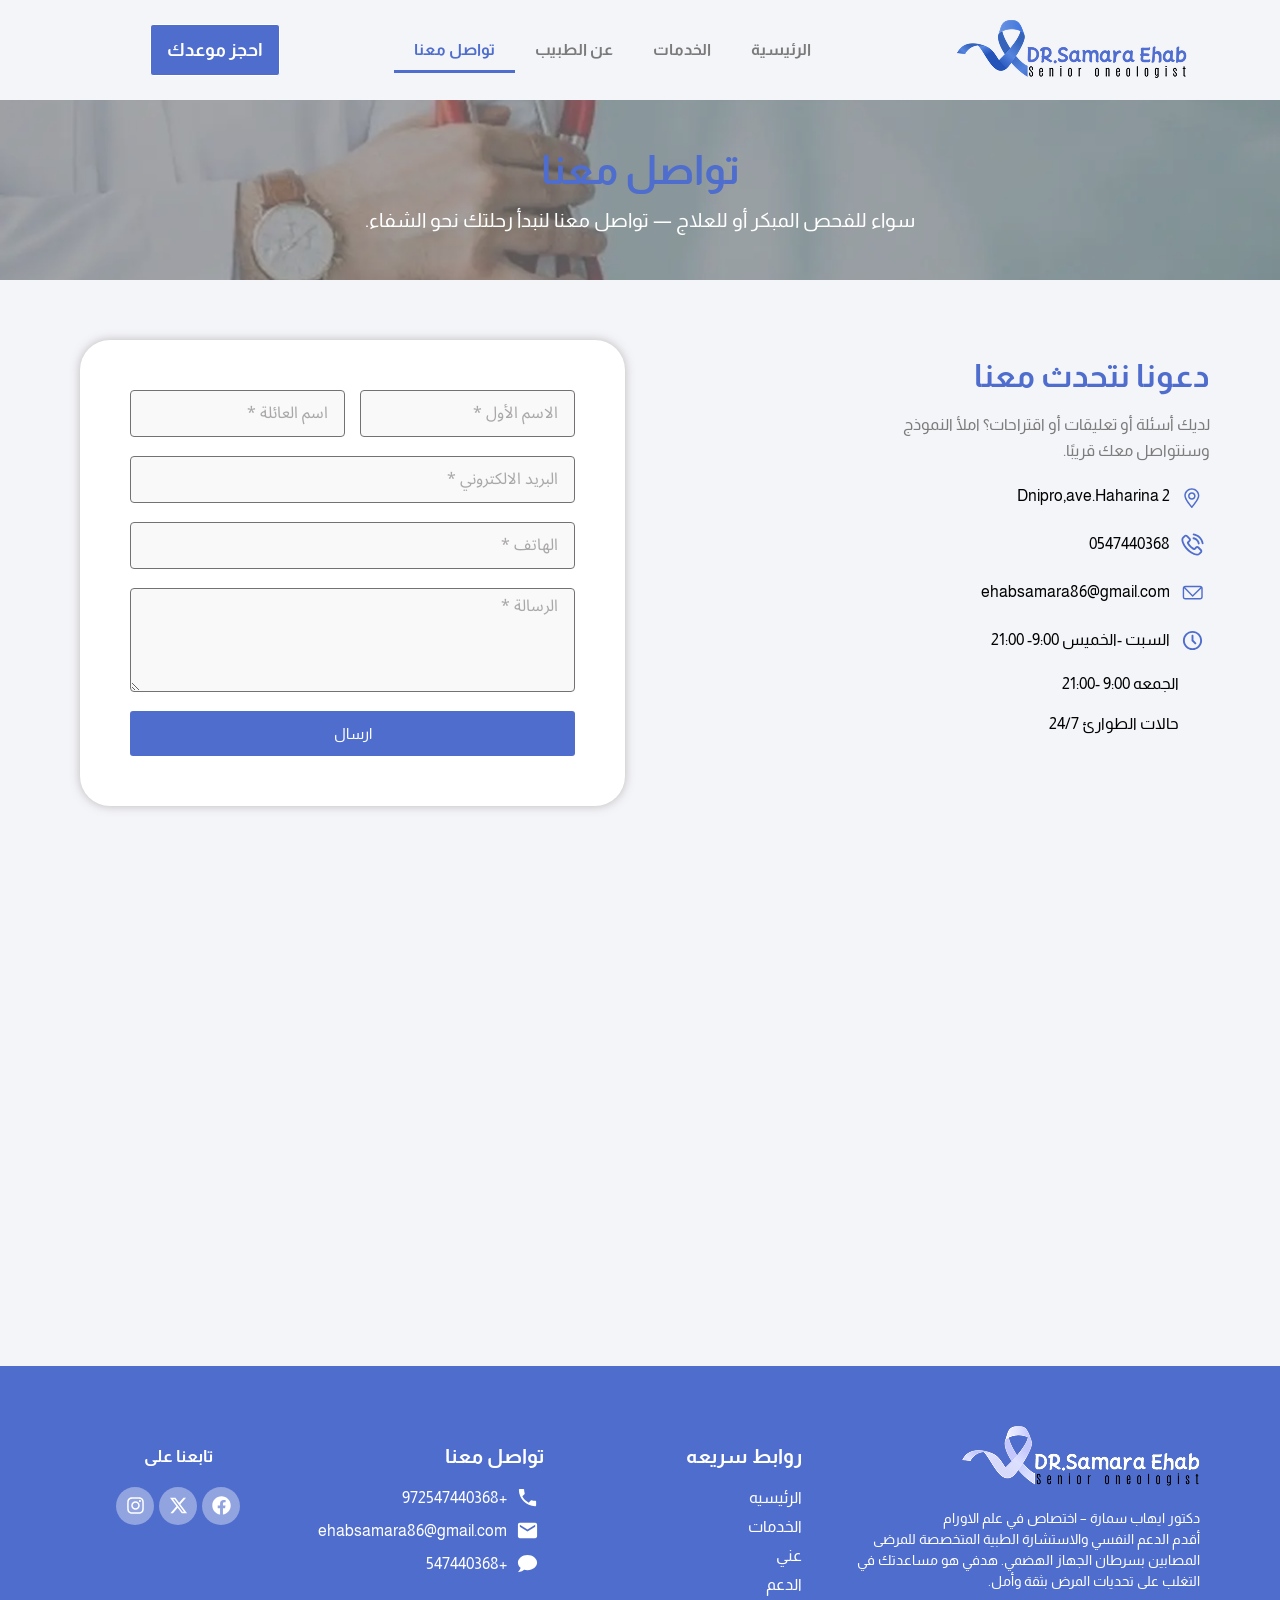
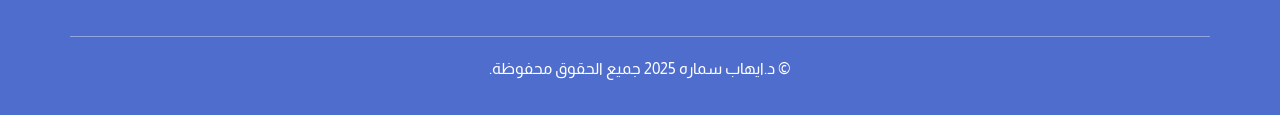
<file: contact/index.html>
<!doctype html>
<html dir="rtl" lang="ar" prefix="og: https://ogp.me/ns#">
<head>
	<meta charset="UTF-8">
	<meta name="viewport" content="width=device-width, initial-scale=1">
	<link rel="profile" href="https://gmpg.org/xfn/11">
	<title>تواصل معنا - دكتور ايهاب سمارة</title>
	<style>img:is([sizes="auto" i], [sizes^="auto," i]) { contain-intrinsic-size: 3000px 1500px }</style>
	
		<!-- All in One SEO 5.0.5 - aioseo.com -->
	<meta name="description" content="تواصل معنا سواء للفحص المبكر أو للعلاج — تواصل معنا لنبدأ رحلتك نحو الشفاء. دعونا نتحدث معنا لديك أسئلة أو تعليقات أو اقتراحات؟ املأ النموذج وسنتواصل معك قريبًا. Dnipro,ave.Haharina 2 0547440368 ehabsamara86@gmail.com السبت -الخميس 9:00- 21:00 الجمعه 9:00 -21:00 حالات الطوارئ 24/7" />
	<meta name="robots" content="max-image-preview:large" />
	<link rel="canonical" href="/contact/" />
		<meta name="generator" content="All in One SEO (AIOSEO) 5.0.5" />
		<meta property="og:locale" content="ar_AR" />
		<meta property="og:site_name" content="دكتور ايهاب سمارة - تخصص أورام وسرطانات الجهاز الهضمي" />
		<meta property="og:type" content="article" />
		<meta property="og:title" content="تواصل معنا - دكتور ايهاب سمارة" />
		<meta property="og:description" content="تواصل معنا سواء للفحص المبكر أو للعلاج — تواصل معنا لنبدأ رحلتك نحو الشفاء. دعونا نتحدث معنا لديك أسئلة أو تعليقات أو اقتراحات؟ املأ النموذج وسنتواصل معك قريبًا. Dnipro,ave.Haharina 2 0547440368 ehabsamara86@gmail.com السبت -الخميس 9:00- 21:00 الجمعه 9:00 -21:00 حالات الطوارئ 24/7" />
		<meta property="og:url" content="/contact/" />
		<meta property="article:published_time" content="2025-10-28T08:36:39+00:00" />
		<meta property="article:modified_time" content="2025-10-28T09:56:43+00:00" />
		<meta name="twitter:card" content="summary_large_image" />
		<meta name="twitter:title" content="تواصل معنا - دكتور ايهاب سمارة" />
		<meta name="twitter:description" content="تواصل معنا سواء للفحص المبكر أو للعلاج — تواصل معنا لنبدأ رحلتك نحو الشفاء. دعونا نتحدث معنا لديك أسئلة أو تعليقات أو اقتراحات؟ املأ النموذج وسنتواصل معك قريبًا. Dnipro,ave.Haharina 2 0547440368 ehabsamara86@gmail.com السبت -الخميس 9:00- 21:00 الجمعه 9:00 -21:00 حالات الطوارئ 24/7" />
		<script type="application/ld+json" class="aioseo-schema">
			{"@context":"https:\/\/schema.org","@graph":[{"@type":"BreadcrumbList","@id":"\/contact\/#breadcrumblist","itemListElement":[{"@type":"ListItem","@id":"\/#listItem","position":1,"name":"Home","item":"\/","nextItem":{"@type":"ListItem","@id":"\/contact\/#listItem","name":"\u062a\u0648\u0627\u0635\u0644 \u0645\u0639\u0646\u0627"}},{"@type":"ListItem","@id":"\/contact\/#listItem","position":2,"name":"\u062a\u0648\u0627\u0635\u0644 \u0645\u0639\u0646\u0627","previousItem":{"@type":"ListItem","@id":"\/#listItem","name":"Home"}}]},{"@type":"Organization","@id":"\/#organization","name":"\u062f\u0643\u062a\u0648\u0631 \u0627\u064a\u0647\u0627\u0628 \u0633\u0645\u0627\u0631\u0629","description":"\u062a\u062e\u0635\u0635 \u0623\u0648\u0631\u0627\u0645 \u0648\u0633\u0631\u0637\u0627\u0646\u0627\u062a \u0627\u0644\u062c\u0647\u0627\u0632 \u0627\u0644\u0647\u0636\u0645\u064a","url":"\/"},{"@type":"WebPage","@id":"\/contact\/#webpage","url":"\/contact\/","name":"\u062a\u0648\u0627\u0635\u0644 \u0645\u0639\u0646\u0627 - \u062f\u0643\u062a\u0648\u0631 \u0627\u064a\u0647\u0627\u0628 \u0633\u0645\u0627\u0631\u0629","description":"\u062a\u0648\u0627\u0635\u0644 \u0645\u0639\u0646\u0627 \u0633\u0648\u0627\u0621 \u0644\u0644\u0641\u062d\u0635 \u0627\u0644\u0645\u0628\u0643\u0631 \u0623\u0648 \u0644\u0644\u0639\u0644\u0627\u062c \u2014 \u062a\u0648\u0627\u0635\u0644 \u0645\u0639\u0646\u0627 \u0644\u0646\u0628\u062f\u0623 \u0631\u062d\u0644\u062a\u0643 \u0646\u062d\u0648 \u0627\u0644\u0634\u0641\u0627\u0621. \u062f\u0639\u0648\u0646\u0627 \u0646\u062a\u062d\u062f\u062b \u0645\u0639\u0646\u0627 \u0644\u062f\u064a\u0643 \u0623\u0633\u0626\u0644\u0629 \u0623\u0648 \u062a\u0639\u0644\u064a\u0642\u0627\u062a \u0623\u0648 \u0627\u0642\u062a\u0631\u0627\u062d\u0627\u062a\u061f \u0627\u0645\u0644\u0623 \u0627\u0644\u0646\u0645\u0648\u0630\u062c \u0648\u0633\u0646\u062a\u0648\u0627\u0635\u0644 \u0645\u0639\u0643 \u0642\u0631\u064a\u0628\u064b\u0627. Dnipro,ave.Haharina 2 0547440368 ehabsamara86@gmail.com \u0627\u0644\u0633\u0628\u062a -\u0627\u0644\u062e\u0645\u064a\u0633 9:00- 21:00 \u0627\u0644\u062c\u0645\u0639\u0647 9:00 -21:00 \u062d\u0627\u0644\u0627\u062a \u0627\u0644\u0637\u0648\u0627\u0631\u0626 24\/7","inLanguage":"ar","isPartOf":{"@id":"\/#website"},"breadcrumb":{"@id":"\/contact\/#breadcrumblist"},"datePublished":"2025-10-28T08:36:39+00:00","dateModified":"2025-10-28T09:56:43+00:00"},{"@type":"WebSite","@id":"\/#website","url":"\/","name":"\u062f\u0643\u062a\u0648\u0631 \u0627\u064a\u0647\u0627\u0628 \u0633\u0645\u0627\u0631\u0629","description":"\u062a\u062e\u0635\u0635 \u0623\u0648\u0631\u0627\u0645 \u0648\u0633\u0631\u0637\u0627\u0646\u0627\u062a \u0627\u0644\u062c\u0647\u0627\u0632 \u0627\u0644\u0647\u0636\u0645\u064a","inLanguage":"ar","publisher":{"@id":"\/#organization"}}]}
		</script>
		<!-- All in One SEO -->

<link rel='dns-prefetch' href='//cdn-reach.hostinger.com' />
<link rel="alternate" type="application/rss+xml" title="دكتور ايهاب سمارة &laquo; الخلاصة" href="/feed/" />
<link rel="alternate" type="application/rss+xml" title="دكتور ايهاب سمارة &laquo; خلاصة التعليقات" href="/comments/feed/" />
<script>
window._wpemojiSettings = {"baseUrl":"https:\/\/s.w.org\/images\/core\/emoji\/16.0.1\/72x72\/","ext":".png","svgUrl":"https:\/\/s.w.org\/images\/core\/emoji\/16.0.1\/svg\/","svgExt":".svg","source":{"concatemoji":"\/wp-includes\/js\/wp-emoji-release.min.js?ver=6.8.12"}};
/*! This file is auto-generated */
!function(s,n){var o,i,e;function c(e){try{var t={supportTests:e,timestamp:(new Date).valueOf()};sessionStorage.setItem(o,JSON.stringify(t))}catch(e){}}function p(e,t,n){e.clearRect(0,0,e.canvas.width,e.canvas.height),e.fillText(t,0,0);var t=new Uint32Array(e.getImageData(0,0,e.canvas.width,e.canvas.height).data),a=(e.clearRect(0,0,e.canvas.width,e.canvas.height),e.fillText(n,0,0),new Uint32Array(e.getImageData(0,0,e.canvas.width,e.canvas.height).data));return t.every(function(e,t){return e===a[t]})}function u(e,t){e.clearRect(0,0,e.canvas.width,e.canvas.height),e.fillText(t,0,0);for(var n=e.getImageData(16,16,1,1),a=0;a<n.data.length;a++)if(0!==n.data[a])return!1;return!0}function f(e,t,n,a){switch(t){case"flag":return n(e,"\ud83c\udff3\ufe0f\u200d\u26a7\ufe0f","\ud83c\udff3\ufe0f\u200b\u26a7\ufe0f")?!1:!n(e,"\ud83c\udde8\ud83c\uddf6","\ud83c\udde8\u200b\ud83c\uddf6")&&!n(e,"\ud83c\udff4\udb40\udc67\udb40\udc62\udb40\udc65\udb40\udc6e\udb40\udc67\udb40\udc7f","\ud83c\udff4\u200b\udb40\udc67\u200b\udb40\udc62\u200b\udb40\udc65\u200b\udb40\udc6e\u200b\udb40\udc67\u200b\udb40\udc7f");case"emoji":return!a(e,"\ud83e\udedf")}return!1}function g(e,t,n,a){var r="undefined"!=typeof WorkerGlobalScope&&self instanceof WorkerGlobalScope?new OffscreenCanvas(300,150):s.createElement("canvas"),o=r.getContext("2d",{willReadFrequently:!0}),i=(o.textBaseline="top",o.font="600 32px Arial",{});return e.forEach(function(e){i[e]=t(o,e,n,a)}),i}function t(e){var t=s.createElement("script");t.src=e,t.defer=!0,s.head.appendChild(t)}"undefined"!=typeof Promise&&(o="wpEmojiSettingsSupports",i=["flag","emoji"],n.supports={everything:!0,everythingExceptFlag:!0},e=new Promise(function(e){s.addEventListener("DOMContentLoaded",e,{once:!0})}),new Promise(function(t){var n=function(){try{var e=JSON.parse(sessionStorage.getItem(o));if("object"==typeof e&&"number"==typeof e.timestamp&&(new Date).valueOf()<e.timestamp+604800&&"object"==typeof e.supportTests)return e.supportTests}catch(e){}return null}();if(!n){if("undefined"!=typeof Worker&&"undefined"!=typeof OffscreenCanvas&&"undefined"!=typeof URL&&URL.createObjectURL&&"undefined"!=typeof Blob)try{var e="postMessage("+g.toString()+"("+[JSON.stringify(i),f.toString(),p.toString(),u.toString()].join(",")+"));",a=new Blob([e],{type:"text/javascript"}),r=new Worker(URL.createObjectURL(a),{name:"wpTestEmojiSupports"});return void(r.onmessage=function(e){c(n=e.data),r.terminate(),t(n)})}catch(e){}c(n=g(i,f,p,u))}t(n)}).then(function(e){for(var t in e)n.supports[t]=e[t],n.supports.everything=n.supports.everything&&n.supports[t],"flag"!==t&&(n.supports.everythingExceptFlag=n.supports.everythingExceptFlag&&n.supports[t]);n.supports.everythingExceptFlag=n.supports.everythingExceptFlag&&!n.supports.flag,n.DOMReady=!1,n.readyCallback=function(){n.DOMReady=!0}}).then(function(){return e}).then(function(){var e;n.supports.everything||(n.readyCallback(),(e=n.source||{}).concatemoji?t(e.concatemoji):e.wpemoji&&e.twemoji&&(t(e.twemoji),t(e.wpemoji)))}))}((window,document),window._wpemojiSettings);
</script>
<style id='wp-emoji-styles-inline-css'>

	img.wp-smiley, img.emoji {
		display: inline !important;
		border: none !important;
		box-shadow: none !important;
		height: 1em !important;
		width: 1em !important;
		margin: 0 0.07em !important;
		vertical-align: -0.1em !important;
		background: none !important;
		padding: 0 !important;
	}
</style>
<link rel='stylesheet' id='pll-language-switcher-css' href='/wp-content/plugins/polylang/css/build/language-switcher.min.css?ver=3.9.2' media='all' />
<link rel='stylesheet' id='pll-navigation-language-switcher-css' href='/wp-content/plugins/polylang/css/build/navigation-language-switcher.min.css?ver=3.9.2' media='all' />
<link rel='stylesheet' id='hostinger-reach-subscription-block-css' href='/wp-content/plugins/hostinger-reach/frontend/dist/blocks/subscription.css?ver=1790961013' media='all' />
<link rel='stylesheet' id='aioseo/css/src/vue/standalone/blocks/table-of-contents/global.scss-css' href='/wp-content/plugins/all-in-one-seo-pack/dist/Lite/assets/css/table-of-contents/global.e90f6d47.css?ver=5.0.5' media='all' />
<style id='global-styles-inline-css'>
:root{--wp--preset--aspect-ratio--square: 1;--wp--preset--aspect-ratio--4-3: 4/3;--wp--preset--aspect-ratio--3-4: 3/4;--wp--preset--aspect-ratio--3-2: 3/2;--wp--preset--aspect-ratio--2-3: 2/3;--wp--preset--aspect-ratio--16-9: 16/9;--wp--preset--aspect-ratio--9-16: 9/16;--wp--preset--color--black: #000000;--wp--preset--color--cyan-bluish-gray: #abb8c3;--wp--preset--color--white: #ffffff;--wp--preset--color--pale-pink: #f78da7;--wp--preset--color--vivid-red: #cf2e2e;--wp--preset--color--luminous-vivid-orange: #ff6900;--wp--preset--color--luminous-vivid-amber: #fcb900;--wp--preset--color--light-green-cyan: #7bdcb5;--wp--preset--color--vivid-green-cyan: #00d084;--wp--preset--color--pale-cyan-blue: #8ed1fc;--wp--preset--color--vivid-cyan-blue: #0693e3;--wp--preset--color--vivid-purple: #9b51e0;--wp--preset--gradient--vivid-cyan-blue-to-vivid-purple: linear-gradient(135deg,rgba(6,147,227,1) 0%,rgb(155,81,224) 100%);--wp--preset--gradient--light-green-cyan-to-vivid-green-cyan: linear-gradient(135deg,rgb(122,220,180) 0%,rgb(0,208,130) 100%);--wp--preset--gradient--luminous-vivid-amber-to-luminous-vivid-orange: linear-gradient(135deg,rgba(252,185,0,1) 0%,rgba(255,105,0,1) 100%);--wp--preset--gradient--luminous-vivid-orange-to-vivid-red: linear-gradient(135deg,rgba(255,105,0,1) 0%,rgb(207,46,46) 100%);--wp--preset--gradient--very-light-gray-to-cyan-bluish-gray: linear-gradient(135deg,rgb(238,238,238) 0%,rgb(169,184,195) 100%);--wp--preset--gradient--cool-to-warm-spectrum: linear-gradient(135deg,rgb(74,234,220) 0%,rgb(151,120,209) 20%,rgb(207,42,186) 40%,rgb(238,44,130) 60%,rgb(251,105,98) 80%,rgb(254,248,76) 100%);--wp--preset--gradient--blush-light-purple: linear-gradient(135deg,rgb(255,206,236) 0%,rgb(152,150,240) 100%);--wp--preset--gradient--blush-bordeaux: linear-gradient(135deg,rgb(254,205,165) 0%,rgb(254,45,45) 50%,rgb(107,0,62) 100%);--wp--preset--gradient--luminous-dusk: linear-gradient(135deg,rgb(255,203,112) 0%,rgb(199,81,192) 50%,rgb(65,88,208) 100%);--wp--preset--gradient--pale-ocean: linear-gradient(135deg,rgb(255,245,203) 0%,rgb(182,227,212) 50%,rgb(51,167,181) 100%);--wp--preset--gradient--electric-grass: linear-gradient(135deg,rgb(202,248,128) 0%,rgb(113,206,126) 100%);--wp--preset--gradient--midnight: linear-gradient(135deg,rgb(2,3,129) 0%,rgb(40,116,252) 100%);--wp--preset--font-size--small: 13px;--wp--preset--font-size--medium: 20px;--wp--preset--font-size--large: 36px;--wp--preset--font-size--x-large: 42px;--wp--preset--spacing--20: 0.44rem;--wp--preset--spacing--30: 0.67rem;--wp--preset--spacing--40: 1rem;--wp--preset--spacing--50: 1.5rem;--wp--preset--spacing--60: 2.25rem;--wp--preset--spacing--70: 3.38rem;--wp--preset--spacing--80: 5.06rem;--wp--preset--shadow--natural: 6px 6px 9px rgba(0, 0, 0, 0.2);--wp--preset--shadow--deep: 12px 12px 50px rgba(0, 0, 0, 0.4);--wp--preset--shadow--sharp: 6px 6px 0px rgba(0, 0, 0, 0.2);--wp--preset--shadow--outlined: 6px 6px 0px -3px rgba(255, 255, 255, 1), 6px 6px rgba(0, 0, 0, 1);--wp--preset--shadow--crisp: 6px 6px 0px rgba(0, 0, 0, 1);}:root { --wp--style--global--content-size: 800px;--wp--style--global--wide-size: 1200px; }:where(body) { margin: 0; }.wp-site-blocks > .alignleft { float: left; margin-right: 2em; }.wp-site-blocks > .alignright { float: right; margin-left: 2em; }.wp-site-blocks > .aligncenter { justify-content: center; margin-left: auto; margin-right: auto; }:where(.wp-site-blocks) > * { margin-block-start: 24px; margin-block-end: 0; }:where(.wp-site-blocks) > :first-child { margin-block-start: 0; }:where(.wp-site-blocks) > :last-child { margin-block-end: 0; }:root { --wp--style--block-gap: 24px; }:root :where(.is-layout-flow) > :first-child{margin-block-start: 0;}:root :where(.is-layout-flow) > :last-child{margin-block-end: 0;}:root :where(.is-layout-flow) > *{margin-block-start: 24px;margin-block-end: 0;}:root :where(.is-layout-constrained) > :first-child{margin-block-start: 0;}:root :where(.is-layout-constrained) > :last-child{margin-block-end: 0;}:root :where(.is-layout-constrained) > *{margin-block-start: 24px;margin-block-end: 0;}:root :where(.is-layout-flex){gap: 24px;}:root :where(.is-layout-grid){gap: 24px;}.is-layout-flow > .alignleft{float: left;margin-inline-start: 0;margin-inline-end: 2em;}.is-layout-flow > .alignright{float: right;margin-inline-start: 2em;margin-inline-end: 0;}.is-layout-flow > .aligncenter{margin-left: auto !important;margin-right: auto !important;}.is-layout-constrained > .alignleft{float: left;margin-inline-start: 0;margin-inline-end: 2em;}.is-layout-constrained > .alignright{float: right;margin-inline-start: 2em;margin-inline-end: 0;}.is-layout-constrained > .aligncenter{margin-left: auto !important;margin-right: auto !important;}.is-layout-constrained > :where(:not(.alignleft):not(.alignright):not(.alignfull)){max-width: var(--wp--style--global--content-size);margin-left: auto !important;margin-right: auto !important;}.is-layout-constrained > .alignwide{max-width: var(--wp--style--global--wide-size);}body .is-layout-flex{display: flex;}.is-layout-flex{flex-wrap: wrap;align-items: center;}.is-layout-flex > :is(*, div){margin: 0;}body .is-layout-grid{display: grid;}.is-layout-grid > :is(*, div){margin: 0;}body{padding-top: 0px;padding-right: 0px;padding-bottom: 0px;padding-left: 0px;}a:where(:not(.wp-element-button)){text-decoration: underline;}:root :where(.wp-element-button, .wp-block-button__link){background-color: #32373c;border-width: 0;color: #fff;font-family: inherit;font-size: inherit;line-height: inherit;padding: calc(0.667em + 2px) calc(1.333em + 2px);text-decoration: none;}.has-black-color{color: var(--wp--preset--color--black) !important;}.has-cyan-bluish-gray-color{color: var(--wp--preset--color--cyan-bluish-gray) !important;}.has-white-color{color: var(--wp--preset--color--white) !important;}.has-pale-pink-color{color: var(--wp--preset--color--pale-pink) !important;}.has-vivid-red-color{color: var(--wp--preset--color--vivid-red) !important;}.has-luminous-vivid-orange-color{color: var(--wp--preset--color--luminous-vivid-orange) !important;}.has-luminous-vivid-amber-color{color: var(--wp--preset--color--luminous-vivid-amber) !important;}.has-light-green-cyan-color{color: var(--wp--preset--color--light-green-cyan) !important;}.has-vivid-green-cyan-color{color: var(--wp--preset--color--vivid-green-cyan) !important;}.has-pale-cyan-blue-color{color: var(--wp--preset--color--pale-cyan-blue) !important;}.has-vivid-cyan-blue-color{color: var(--wp--preset--color--vivid-cyan-blue) !important;}.has-vivid-purple-color{color: var(--wp--preset--color--vivid-purple) !important;}.has-black-background-color{background-color: var(--wp--preset--color--black) !important;}.has-cyan-bluish-gray-background-color{background-color: var(--wp--preset--color--cyan-bluish-gray) !important;}.has-white-background-color{background-color: var(--wp--preset--color--white) !important;}.has-pale-pink-background-color{background-color: var(--wp--preset--color--pale-pink) !important;}.has-vivid-red-background-color{background-color: var(--wp--preset--color--vivid-red) !important;}.has-luminous-vivid-orange-background-color{background-color: var(--wp--preset--color--luminous-vivid-orange) !important;}.has-luminous-vivid-amber-background-color{background-color: var(--wp--preset--color--luminous-vivid-amber) !important;}.has-light-green-cyan-background-color{background-color: var(--wp--preset--color--light-green-cyan) !important;}.has-vivid-green-cyan-background-color{background-color: var(--wp--preset--color--vivid-green-cyan) !important;}.has-pale-cyan-blue-background-color{background-color: var(--wp--preset--color--pale-cyan-blue) !important;}.has-vivid-cyan-blue-background-color{background-color: var(--wp--preset--color--vivid-cyan-blue) !important;}.has-vivid-purple-background-color{background-color: var(--wp--preset--color--vivid-purple) !important;}.has-black-border-color{border-color: var(--wp--preset--color--black) !important;}.has-cyan-bluish-gray-border-color{border-color: var(--wp--preset--color--cyan-bluish-gray) !important;}.has-white-border-color{border-color: var(--wp--preset--color--white) !important;}.has-pale-pink-border-color{border-color: var(--wp--preset--color--pale-pink) !important;}.has-vivid-red-border-color{border-color: var(--wp--preset--color--vivid-red) !important;}.has-luminous-vivid-orange-border-color{border-color: var(--wp--preset--color--luminous-vivid-orange) !important;}.has-luminous-vivid-amber-border-color{border-color: var(--wp--preset--color--luminous-vivid-amber) !important;}.has-light-green-cyan-border-color{border-color: var(--wp--preset--color--light-green-cyan) !important;}.has-vivid-green-cyan-border-color{border-color: var(--wp--preset--color--vivid-green-cyan) !important;}.has-pale-cyan-blue-border-color{border-color: var(--wp--preset--color--pale-cyan-blue) !important;}.has-vivid-cyan-blue-border-color{border-color: var(--wp--preset--color--vivid-cyan-blue) !important;}.has-vivid-purple-border-color{border-color: var(--wp--preset--color--vivid-purple) !important;}.has-vivid-cyan-blue-to-vivid-purple-gradient-background{background: var(--wp--preset--gradient--vivid-cyan-blue-to-vivid-purple) !important;}.has-light-green-cyan-to-vivid-green-cyan-gradient-background{background: var(--wp--preset--gradient--light-green-cyan-to-vivid-green-cyan) !important;}.has-luminous-vivid-amber-to-luminous-vivid-orange-gradient-background{background: var(--wp--preset--gradient--luminous-vivid-amber-to-luminous-vivid-orange) !important;}.has-luminous-vivid-orange-to-vivid-red-gradient-background{background: var(--wp--preset--gradient--luminous-vivid-orange-to-vivid-red) !important;}.has-very-light-gray-to-cyan-bluish-gray-gradient-background{background: var(--wp--preset--gradient--very-light-gray-to-cyan-bluish-gray) !important;}.has-cool-to-warm-spectrum-gradient-background{background: var(--wp--preset--gradient--cool-to-warm-spectrum) !important;}.has-blush-light-purple-gradient-background{background: var(--wp--preset--gradient--blush-light-purple) !important;}.has-blush-bordeaux-gradient-background{background: var(--wp--preset--gradient--blush-bordeaux) !important;}.has-luminous-dusk-gradient-background{background: var(--wp--preset--gradient--luminous-dusk) !important;}.has-pale-ocean-gradient-background{background: var(--wp--preset--gradient--pale-ocean) !important;}.has-electric-grass-gradient-background{background: var(--wp--preset--gradient--electric-grass) !important;}.has-midnight-gradient-background{background: var(--wp--preset--gradient--midnight) !important;}.has-small-font-size{font-size: var(--wp--preset--font-size--small) !important;}.has-medium-font-size{font-size: var(--wp--preset--font-size--medium) !important;}.has-large-font-size{font-size: var(--wp--preset--font-size--large) !important;}.has-x-large-font-size{font-size: var(--wp--preset--font-size--x-large) !important;}
:root :where(.wp-block-pullquote){font-size: 1.5em;line-height: 1.6;}
</style>
<link rel='stylesheet' id='hello-elementor-css' href='/wp-content/themes/hello-elementor/assets/css/reset.css?ver=3.4.4' media='all' />
<link rel='stylesheet' id='hello-elementor-theme-style-css' href='/wp-content/themes/hello-elementor/assets/css/theme.css?ver=3.4.4' media='all' />
<link rel='stylesheet' id='hello-elementor-header-footer-css' href='/wp-content/themes/hello-elementor/assets/css/header-footer.css?ver=3.4.4' media='all' />
<link rel='stylesheet' id='elementor-frontend-css' href='/wp-content/uploads/elementor/css/custom-frontend.min.css?ver=1795180134' media='all' />
<style id='elementor-frontend-inline-css'>
.elementor-kit-5{--e-global-color-primary:#6EC1E4;--e-global-color-secondary:#54595F;--e-global-color-text:#7A7A7A;--e-global-color-accent:#61CE70;--e-global-typography-primary-font-family:"Almarai";--e-global-typography-primary-font-weight:600;--e-global-typography-secondary-font-family:"Almarai";--e-global-typography-secondary-font-weight:400;--e-global-typography-text-font-family:"Almarai";--e-global-typography-text-font-weight:400;--e-global-typography-accent-font-family:"Almarai";--e-global-typography-accent-font-weight:500;background-color:#F4F5F9;}.elementor-kit-5 e-page-transition{background-color:#FFBC7D;}.elementor-section.elementor-section-boxed > .elementor-container{max-width:1140px;}.e-con{--container-max-width:1140px;}.elementor-widget:not(:last-child){margin-block-end:20px;}.elementor-element{--widgets-spacing:20px 20px;--widgets-spacing-row:20px;--widgets-spacing-column:20px;}{}h1.entry-title{display:var(--page-title-display);}.site-header .site-branding{flex-direction:column;align-items:stretch;}.site-header{padding-inline-end:0px;padding-inline-start:0px;}.site-footer .site-branding{flex-direction:column;align-items:stretch;}@media(max-width:1024px){.elementor-section.elementor-section-boxed > .elementor-container{max-width:1024px;}.e-con{--container-max-width:1024px;}}@media(max-width:767px){.elementor-section.elementor-section-boxed > .elementor-container{max-width:767px;}.e-con{--container-max-width:767px;}}
.elementor-823 .elementor-element.elementor-element-241e43e{--display:flex;--flex-direction:column;--container-widget-width:100%;--container-widget-height:initial;--container-widget-flex-grow:0;--container-widget-align-self:initial;--flex-wrap-mobile:wrap;--padding-top:50px;--padding-bottom:50px;--padding-left:0px;--padding-right:0px;}.elementor-823 .elementor-element.elementor-element-241e43e:not(.elementor-motion-effects-element-type-background), .elementor-823 .elementor-element.elementor-element-241e43e > .elementor-motion-effects-container > .elementor-motion-effects-layer{background-image:url("/wp-content/uploads/2025/10/contact-hero.webp");background-position:center center;background-repeat:no-repeat;background-size:cover;}.elementor-widget-heading .elementor-heading-title{font-family:var( --e-global-typography-primary-font-family ), Sans-serif;font-weight:var( --e-global-typography-primary-font-weight );color:var( --e-global-color-primary );}.elementor-823 .elementor-element.elementor-element-252e555 .elementor-heading-title{font-family:"Almarai", Sans-serif;font-weight:600;color:#4F6DCD;}.elementor-823 .elementor-element.elementor-element-930102b .elementor-heading-title{font-family:"Almarai", Sans-serif;font-weight:400;color:#FFFFFF;}.elementor-823 .elementor-element.elementor-element-4625026{--display:flex;--flex-direction:row;--container-widget-width:initial;--container-widget-height:100%;--container-widget-flex-grow:1;--container-widget-align-self:stretch;--flex-wrap-mobile:wrap;--padding-top:50px;--padding-bottom:50px;--padding-left:0px;--padding-right:0px;}.elementor-823 .elementor-element.elementor-element-fc56dbf{--display:flex;--padding-top:30px;--padding-bottom:0px;--padding-left:0px;--padding-right:0px;}.elementor-823 .elementor-element.elementor-element-a1f8aa7 .elementor-heading-title{font-family:"Almarai", Sans-serif;font-weight:600;color:#4F6DCD;}.elementor-823 .elementor-element.elementor-element-a2dc43d .elementor-heading-title{font-family:"Almarai", Sans-serif;font-weight:400;line-height:26px;color:#7C7C7C;}.elementor-widget-icon-list .elementor-icon-list-item:not(:last-child):after{border-color:var( --e-global-color-text );}.elementor-widget-icon-list .elementor-icon-list-icon i{color:var( --e-global-color-primary );}.elementor-widget-icon-list .elementor-icon-list-icon svg{fill:var( --e-global-color-primary );}.elementor-widget-icon-list .elementor-icon-list-item > .elementor-icon-list-text, .elementor-widget-icon-list .elementor-icon-list-item > a{font-family:var( --e-global-typography-text-font-family ), Sans-serif;font-weight:var( --e-global-typography-text-font-weight );}.elementor-widget-icon-list .elementor-icon-list-text{color:var( --e-global-color-secondary );}.elementor-823 .elementor-element.elementor-element-ad5a3ea .elementor-icon-list-items:not(.elementor-inline-items) .elementor-icon-list-item:not(:last-child){padding-block-end:calc(24px/2);}.elementor-823 .elementor-element.elementor-element-ad5a3ea .elementor-icon-list-items:not(.elementor-inline-items) .elementor-icon-list-item:not(:first-child){margin-block-start:calc(24px/2);}.elementor-823 .elementor-element.elementor-element-ad5a3ea .elementor-icon-list-items.elementor-inline-items .elementor-icon-list-item{margin-inline:calc(24px/2);}.elementor-823 .elementor-element.elementor-element-ad5a3ea .elementor-icon-list-items.elementor-inline-items{margin-inline:calc(-24px/2);}.elementor-823 .elementor-element.elementor-element-ad5a3ea .elementor-icon-list-items.elementor-inline-items .elementor-icon-list-item:after{inset-inline-end:calc(-24px/2);}.elementor-823 .elementor-element.elementor-element-ad5a3ea .elementor-icon-list-icon i{transition:color 0.3s;}.elementor-823 .elementor-element.elementor-element-ad5a3ea .elementor-icon-list-icon svg{transition:fill 0.3s;}.elementor-823 .elementor-element.elementor-element-ad5a3ea{--e-icon-list-icon-size:23px;--icon-vertical-offset:0px;}.elementor-823 .elementor-element.elementor-element-ad5a3ea .elementor-icon-list-icon{padding-inline-end:6px;}.elementor-823 .elementor-element.elementor-element-ad5a3ea .elementor-icon-list-text{color:#000000;transition:color 0.3s;}.elementor-823 .elementor-element.elementor-element-f17d4cc > .elementor-widget-container{margin:0px 0px 0px 0px;padding:0px 031px 0px 0px;}.elementor-823 .elementor-element.elementor-element-f17d4cc .elementor-icon-list-items:not(.elementor-inline-items) .elementor-icon-list-item:not(:last-child){padding-block-end:calc(16px/2);}.elementor-823 .elementor-element.elementor-element-f17d4cc .elementor-icon-list-items:not(.elementor-inline-items) .elementor-icon-list-item:not(:first-child){margin-block-start:calc(16px/2);}.elementor-823 .elementor-element.elementor-element-f17d4cc .elementor-icon-list-items.elementor-inline-items .elementor-icon-list-item{margin-inline:calc(16px/2);}.elementor-823 .elementor-element.elementor-element-f17d4cc .elementor-icon-list-items.elementor-inline-items{margin-inline:calc(-16px/2);}.elementor-823 .elementor-element.elementor-element-f17d4cc .elementor-icon-list-items.elementor-inline-items .elementor-icon-list-item:after{inset-inline-end:calc(-16px/2);}.elementor-823 .elementor-element.elementor-element-f17d4cc .elementor-icon-list-icon i{transition:color 0.3s;}.elementor-823 .elementor-element.elementor-element-f17d4cc .elementor-icon-list-icon svg{transition:fill 0.3s;}.elementor-823 .elementor-element.elementor-element-f17d4cc{--e-icon-list-icon-size:23px;--icon-vertical-offset:0px;}.elementor-823 .elementor-element.elementor-element-f17d4cc .elementor-icon-list-icon{padding-inline-end:6px;}.elementor-823 .elementor-element.elementor-element-f17d4cc .elementor-icon-list-text{color:#000000;transition:color 0.3s;}.elementor-823 .elementor-element.elementor-element-552bc8a{--display:flex;}.elementor-823 .elementor-element.elementor-element-4d2ea14{--display:flex;--border-radius:30px 30px 30px 30px;box-shadow:0px 0px 10px 0px rgba(130.9, 122.89660326086955, 122.89660326086955, 0.5);--padding-top:50px;--padding-bottom:50px;--padding-left:50px;--padding-right:50px;}.elementor-823 .elementor-element.elementor-element-4d2ea14:not(.elementor-motion-effects-element-type-background), .elementor-823 .elementor-element.elementor-element-4d2ea14 > .elementor-motion-effects-container > .elementor-motion-effects-layer{background-color:#FFFFFF;}.elementor-widget-form .elementor-field-group > label, .elementor-widget-form .elementor-field-subgroup label{color:var( --e-global-color-text );}.elementor-widget-form .elementor-field-group > label{font-family:var( --e-global-typography-text-font-family ), Sans-serif;font-weight:var( --e-global-typography-text-font-weight );}.elementor-widget-form .elementor-field-type-html{color:var( --e-global-color-text );font-family:var( --e-global-typography-text-font-family ), Sans-serif;font-weight:var( --e-global-typography-text-font-weight );}.elementor-widget-form .elementor-field-group .elementor-field{color:var( --e-global-color-text );}.elementor-widget-form .elementor-field-group .elementor-field, .elementor-widget-form .elementor-field-subgroup label{font-family:var( --e-global-typography-text-font-family ), Sans-serif;font-weight:var( --e-global-typography-text-font-weight );}.elementor-widget-form .elementor-button{font-family:var( --e-global-typography-accent-font-family ), Sans-serif;font-weight:var( --e-global-typography-accent-font-weight );}.elementor-widget-form .e-form__buttons__wrapper__button-next{background-color:var( --e-global-color-accent );}.elementor-widget-form .elementor-button[type="submit"]{background-color:var( --e-global-color-accent );}.elementor-widget-form .e-form__buttons__wrapper__button-previous{background-color:var( --e-global-color-accent );}.elementor-widget-form .elementor-message{font-family:var( --e-global-typography-text-font-family ), Sans-serif;font-weight:var( --e-global-typography-text-font-weight );}.elementor-widget-form .e-form__indicators__indicator, .elementor-widget-form .e-form__indicators__indicator__label{font-family:var( --e-global-typography-accent-font-family ), Sans-serif;font-weight:var( --e-global-typography-accent-font-weight );}.elementor-widget-form{--e-form-steps-indicator-inactive-primary-color:var( --e-global-color-text );--e-form-steps-indicator-active-primary-color:var( --e-global-color-accent );--e-form-steps-indicator-completed-primary-color:var( --e-global-color-accent );--e-form-steps-indicator-progress-color:var( --e-global-color-accent );--e-form-steps-indicator-progress-background-color:var( --e-global-color-text );--e-form-steps-indicator-progress-meter-color:var( --e-global-color-text );}.elementor-widget-form .e-form__indicators__indicator__progress__meter{font-family:var( --e-global-typography-accent-font-family ), Sans-serif;font-weight:var( --e-global-typography-accent-font-weight );}.elementor-823 .elementor-element.elementor-element-d4d9adb .elementor-field-group{padding-right:calc( 15px/2 );padding-left:calc( 15px/2 );margin-bottom:19px;}.elementor-823 .elementor-element.elementor-element-d4d9adb .elementor-form-fields-wrapper{margin-left:calc( -15px/2 );margin-right:calc( -15px/2 );margin-bottom:-19px;}.elementor-823 .elementor-element.elementor-element-d4d9adb .elementor-field-group.recaptcha_v3-bottomleft, .elementor-823 .elementor-element.elementor-element-d4d9adb .elementor-field-group.recaptcha_v3-bottomright{margin-bottom:0;}body.rtl .elementor-823 .elementor-element.elementor-element-d4d9adb .elementor-labels-inline .elementor-field-group > label{padding-left:2px;}body:not(.rtl) .elementor-823 .elementor-element.elementor-element-d4d9adb .elementor-labels-inline .elementor-field-group > label{padding-right:2px;}body .elementor-823 .elementor-element.elementor-element-d4d9adb .elementor-labels-above .elementor-field-group > label{padding-bottom:2px;}.elementor-823 .elementor-element.elementor-element-d4d9adb .elementor-field-type-html{padding-bottom:0px;}.elementor-823 .elementor-element.elementor-element-d4d9adb .elementor-field-group .elementor-field{color:#757171;}.elementor-823 .elementor-element.elementor-element-d4d9adb .elementor-field-group .elementor-field, .elementor-823 .elementor-element.elementor-element-d4d9adb .elementor-field-subgroup label{font-family:"Noto Sans Arabic", Sans-serif;font-weight:400;}.elementor-823 .elementor-element.elementor-element-d4d9adb .elementor-field-group:not(.elementor-field-type-upload) .elementor-field:not(.elementor-select-wrapper){background-color:#F9F9F9;border-color:#757171;}.elementor-823 .elementor-element.elementor-element-d4d9adb .elementor-field-group .elementor-select-wrapper select{background-color:#F9F9F9;border-color:#757171;}.elementor-823 .elementor-element.elementor-element-d4d9adb .elementor-field-group .elementor-select-wrapper::before{color:#757171;}.elementor-823 .elementor-element.elementor-element-d4d9adb .elementor-button{font-family:"Almarai", Sans-serif;font-weight:500;padding:15px 15px 15px 15px;}.elementor-823 .elementor-element.elementor-element-d4d9adb .e-form__buttons__wrapper__button-next{background-color:#4F6DCD;color:#ffffff;}.elementor-823 .elementor-element.elementor-element-d4d9adb .elementor-button[type="submit"]{background-color:#4F6DCD;color:#ffffff;}.elementor-823 .elementor-element.elementor-element-d4d9adb .elementor-button[type="submit"] svg *{fill:#ffffff;}.elementor-823 .elementor-element.elementor-element-d4d9adb .e-form__buttons__wrapper__button-previous{color:#ffffff;}.elementor-823 .elementor-element.elementor-element-d4d9adb .e-form__buttons__wrapper__button-next:hover{color:#ffffff;}.elementor-823 .elementor-element.elementor-element-d4d9adb .elementor-button[type="submit"]:hover{color:#ffffff;}.elementor-823 .elementor-element.elementor-element-d4d9adb .elementor-button[type="submit"]:hover svg *{fill:#ffffff;}.elementor-823 .elementor-element.elementor-element-d4d9adb .e-form__buttons__wrapper__button-previous:hover{color:#ffffff;}.elementor-823 .elementor-element.elementor-element-d4d9adb{--e-form-steps-indicators-spacing:20px;--e-form-steps-indicator-padding:30px;--e-form-steps-indicator-inactive-secondary-color:#ffffff;--e-form-steps-indicator-active-secondary-color:#ffffff;--e-form-steps-indicator-completed-secondary-color:#ffffff;--e-form-steps-divider-width:1px;--e-form-steps-divider-gap:10px;}.elementor-823 .elementor-element.elementor-element-89f1bb6{--display:flex;--flex-direction:column;--container-widget-width:100%;--container-widget-height:initial;--container-widget-flex-grow:0;--container-widget-align-self:initial;--flex-wrap-mobile:wrap;--margin-top:0px;--margin-bottom:0px;--margin-left:0px;--margin-right:0px;--padding-top:0px;--padding-bottom:0px;--padding-left:0px;--padding-right:0px;}.elementor-823 .elementor-element.elementor-element-78e3515 iframe{height:500px;}@media(max-width:1366px){.elementor-823 .elementor-element.elementor-element-252e555{text-align:center;}.elementor-823 .elementor-element.elementor-element-930102b{text-align:center;}.elementor-823 .elementor-element.elementor-element-4625026{--padding-top:50px;--padding-bottom:50px;--padding-left:50px;--padding-right:50px;}}@media(max-width:1024px){.elementor-823 .elementor-element.elementor-element-4625026{--padding-top:10px;--padding-bottom:10px;--padding-left:10px;--padding-right:10px;}}@media(max-width:767px){.elementor-823 .elementor-element.elementor-element-252e555 .elementor-heading-title{font-size:26px;}.elementor-823 .elementor-element.elementor-element-930102b > .elementor-widget-container{padding:0px 20px 0px 20px;}.elementor-823 .elementor-element.elementor-element-930102b .elementor-heading-title{font-size:17px;line-height:1.6em;}.elementor-823 .elementor-element.elementor-element-a1f8aa7{text-align:center;}.elementor-823 .elementor-element.elementor-element-a1f8aa7 .elementor-heading-title{font-size:22px;}.elementor-823 .elementor-element.elementor-element-a2dc43d{text-align:center;}.elementor-823 .elementor-element.elementor-element-a2dc43d .elementor-heading-title{font-size:15px;}.elementor-823 .elementor-element.elementor-element-552bc8a{--padding-top:10px;--padding-bottom:30px;--padding-left:5px;--padding-right:5px;}.elementor-823 .elementor-element.elementor-element-4d2ea14{--padding-top:30px;--padding-bottom:30px;--padding-left:30px;--padding-right:30px;}}
.elementor-26 .elementor-element.elementor-element-33dd42f{--display:flex;--flex-direction:row;--container-widget-width:calc( ( 1 - var( --container-widget-flex-grow ) ) * 100% );--container-widget-height:100%;--container-widget-flex-grow:1;--container-widget-align-self:stretch;--flex-wrap-mobile:wrap;--justify-content:center;--align-items:center;}.elementor-26 .elementor-element.elementor-element-903f1ca{--display:flex;}.elementor-widget-image .widget-image-caption{color:var( --e-global-color-text );font-family:var( --e-global-typography-text-font-family ), Sans-serif;font-weight:var( --e-global-typography-text-font-weight );}.elementor-26 .elementor-element.elementor-element-889938a{--display:flex;}.elementor-widget-nav-menu .elementor-nav-menu .elementor-item{font-family:var( --e-global-typography-primary-font-family ), Sans-serif;font-weight:var( --e-global-typography-primary-font-weight );}.elementor-widget-nav-menu .elementor-nav-menu--main .elementor-item{color:var( --e-global-color-text );fill:var( --e-global-color-text );}.elementor-widget-nav-menu .elementor-nav-menu--main .elementor-item:hover,
					.elementor-widget-nav-menu .elementor-nav-menu--main .elementor-item.elementor-item-active,
					.elementor-widget-nav-menu .elementor-nav-menu--main .elementor-item.highlighted,
					.elementor-widget-nav-menu .elementor-nav-menu--main .elementor-item:focus{color:var( --e-global-color-accent );fill:var( --e-global-color-accent );}.elementor-widget-nav-menu .elementor-nav-menu--main:not(.e--pointer-framed) .elementor-item:before,
					.elementor-widget-nav-menu .elementor-nav-menu--main:not(.e--pointer-framed) .elementor-item:after{background-color:var( --e-global-color-accent );}.elementor-widget-nav-menu .e--pointer-framed .elementor-item:before,
					.elementor-widget-nav-menu .e--pointer-framed .elementor-item:after{border-color:var( --e-global-color-accent );}.elementor-widget-nav-menu{--e-nav-menu-divider-color:var( --e-global-color-text );}.elementor-widget-nav-menu .elementor-nav-menu--dropdown .elementor-item, .elementor-widget-nav-menu .elementor-nav-menu--dropdown  .elementor-sub-item{font-family:var( --e-global-typography-accent-font-family ), Sans-serif;font-weight:var( --e-global-typography-accent-font-weight );}.elementor-26 .elementor-element.elementor-element-b63b78f .elementor-menu-toggle{margin:0 auto;}.elementor-26 .elementor-element.elementor-element-b63b78f .elementor-nav-menu .elementor-item{font-family:"Almarai", Sans-serif;font-weight:600;}.elementor-26 .elementor-element.elementor-element-b63b78f .elementor-nav-menu--main .elementor-item:hover,
					.elementor-26 .elementor-element.elementor-element-b63b78f .elementor-nav-menu--main .elementor-item.elementor-item-active,
					.elementor-26 .elementor-element.elementor-element-b63b78f .elementor-nav-menu--main .elementor-item.highlighted,
					.elementor-26 .elementor-element.elementor-element-b63b78f .elementor-nav-menu--main .elementor-item:focus{color:#4F6DCD;fill:#4F6DCD;}.elementor-26 .elementor-element.elementor-element-b63b78f .elementor-nav-menu--main:not(.e--pointer-framed) .elementor-item:before,
					.elementor-26 .elementor-element.elementor-element-b63b78f .elementor-nav-menu--main:not(.e--pointer-framed) .elementor-item:after{background-color:#4F6DCD;}.elementor-26 .elementor-element.elementor-element-b63b78f .e--pointer-framed .elementor-item:before,
					.elementor-26 .elementor-element.elementor-element-b63b78f .e--pointer-framed .elementor-item:after{border-color:#4F6DCD;}.elementor-26 .elementor-element.elementor-element-b63b78f .elementor-nav-menu--main .elementor-item.elementor-item-active{color:#4F6DCD;}.elementor-26 .elementor-element.elementor-element-b63b78f .elementor-nav-menu--main:not(.e--pointer-framed) .elementor-item.elementor-item-active:before,
					.elementor-26 .elementor-element.elementor-element-b63b78f .elementor-nav-menu--main:not(.e--pointer-framed) .elementor-item.elementor-item-active:after{background-color:#4F6DCD;}.elementor-26 .elementor-element.elementor-element-b63b78f .e--pointer-framed .elementor-item.elementor-item-active:before,
					.elementor-26 .elementor-element.elementor-element-b63b78f .e--pointer-framed .elementor-item.elementor-item-active:after{border-color:#4F6DCD;}.elementor-26 .elementor-element.elementor-element-eea7841{--display:flex;}.elementor-widget-button .elementor-button{background-color:var( --e-global-color-accent );font-family:var( --e-global-typography-accent-font-family ), Sans-serif;font-weight:var( --e-global-typography-accent-font-weight );}.elementor-26 .elementor-element.elementor-element-1ab05ba .elementor-button{background-color:#4F6DCD;font-family:"Almarai", Sans-serif;font-size:18px;font-weight:600;border-style:solid;border-width:1px 1px 1px 1px;padding:16px 16px 16px 16px;}.elementor-26 .elementor-element.elementor-element-1ab05ba .elementor-button:hover, .elementor-26 .elementor-element.elementor-element-1ab05ba .elementor-button:focus{background-color:#FFFFFF;color:#4F6DCD;border-color:#4F6DCD;}.elementor-26 .elementor-element.elementor-element-1ab05ba > .elementor-widget-container{padding:0px 0px 0px 0px;}.elementor-26 .elementor-element.elementor-element-1ab05ba .elementor-button:hover svg, .elementor-26 .elementor-element.elementor-element-1ab05ba .elementor-button:focus svg{fill:#4F6DCD;}.elementor-theme-builder-content-area{height:400px;}.elementor-location-header:before, .elementor-location-footer:before{content:"";display:table;clear:both;}@media(min-width:768px){.elementor-26 .elementor-element.elementor-element-903f1ca{--width:25%;}.elementor-26 .elementor-element.elementor-element-889938a{--width:55%;}.elementor-26 .elementor-element.elementor-element-eea7841{--width:20%;}}@media(max-width:767px){.elementor-26 .elementor-element.elementor-element-33dd42f{--gap:0px 0px;--row-gap:0px;--column-gap:0px;--margin-top:0px;--margin-bottom:0px;--margin-left:0px;--margin-right:0px;--padding-top:0px;--padding-bottom:0px;--padding-left:0px;--padding-right:0px;}.elementor-26 .elementor-element.elementor-element-903f1ca{--width:100%;--margin-top:0px;--margin-bottom:0px;--margin-left:0px;--margin-right:0px;--padding-top:20px;--padding-bottom:20px;--padding-left:0px;--padding-right:0px;}.elementor-26 .elementor-element.elementor-element-889938a{--width:60%;--gap:0px 0px;--row-gap:0px;--column-gap:0px;--margin-top:0px;--margin-bottom:0px;--margin-left:0px;--margin-right:0px;--padding-top:10px;--padding-bottom:10px;--padding-left:0px;--padding-right:0px;}.elementor-26 .elementor-element.elementor-element-eea7841{--width:40%;--margin-top:0px;--margin-bottom:0px;--margin-left:0px;--margin-right:0px;--padding-top:10px;--padding-bottom:10px;--padding-left:0px;--padding-right:0px;}.elementor-26 .elementor-element.elementor-element-1ab05ba .elementor-button{font-size:15px;}}
.elementor-82 .elementor-element.elementor-element-250860e{--display:flex;--flex-direction:column;--container-widget-width:100%;--container-widget-height:initial;--container-widget-flex-grow:0;--container-widget-align-self:initial;--flex-wrap-mobile:wrap;--padding-top:0px;--padding-bottom:0px;--padding-left:0px;--padding-right:0px;}.elementor-82 .elementor-element.elementor-element-250860e:not(.elementor-motion-effects-element-type-background), .elementor-82 .elementor-element.elementor-element-250860e > .elementor-motion-effects-container > .elementor-motion-effects-layer{background-color:#4F6DCD;}.elementor-82 .elementor-element.elementor-element-8cf99a0{--display:flex;--flex-direction:row;--container-widget-width:initial;--container-widget-height:100%;--container-widget-flex-grow:1;--container-widget-align-self:stretch;--flex-wrap-mobile:wrap;--padding-top:50px;--padding-bottom:0px;--padding-left:0px;--padding-right:0px;}.elementor-82 .elementor-element.elementor-element-384841d{--display:flex;}.elementor-widget-image .widget-image-caption{color:var( --e-global-color-text );font-family:var( --e-global-typography-text-font-family ), Sans-serif;font-weight:var( --e-global-typography-text-font-weight );}.elementor-82 .elementor-element.elementor-element-d921559{text-align:start;}.elementor-widget-text-editor{font-family:var( --e-global-typography-text-font-family ), Sans-serif;font-weight:var( --e-global-typography-text-font-weight );color:var( --e-global-color-text );}.elementor-widget-text-editor.elementor-drop-cap-view-stacked .elementor-drop-cap{background-color:var( --e-global-color-primary );}.elementor-widget-text-editor.elementor-drop-cap-view-framed .elementor-drop-cap, .elementor-widget-text-editor.elementor-drop-cap-view-default .elementor-drop-cap{color:var( --e-global-color-primary );border-color:var( --e-global-color-primary );}.elementor-82 .elementor-element.elementor-element-c0ec353{font-family:"Almarai", Sans-serif;font-size:14px;font-weight:400;color:#FFFFFF;}.elementor-82 .elementor-element.elementor-element-27e2607{--display:flex;}.elementor-widget-heading .elementor-heading-title{font-family:var( --e-global-typography-primary-font-family ), Sans-serif;font-weight:var( --e-global-typography-primary-font-weight );color:var( --e-global-color-primary );}.elementor-82 .elementor-element.elementor-element-f71b0d1 > .elementor-widget-container{margin:0px 0px 0px 0px;padding:20px 0px 0px 0px;}.elementor-82 .elementor-element.elementor-element-f71b0d1 .elementor-heading-title{color:#FFFFFF;}.elementor-widget-icon-list .elementor-icon-list-item:not(:last-child):after{border-color:var( --e-global-color-text );}.elementor-widget-icon-list .elementor-icon-list-icon i{color:var( --e-global-color-primary );}.elementor-widget-icon-list .elementor-icon-list-icon svg{fill:var( --e-global-color-primary );}.elementor-widget-icon-list .elementor-icon-list-item > .elementor-icon-list-text, .elementor-widget-icon-list .elementor-icon-list-item > a{font-family:var( --e-global-typography-text-font-family ), Sans-serif;font-weight:var( --e-global-typography-text-font-weight );}.elementor-widget-icon-list .elementor-icon-list-text{color:var( --e-global-color-secondary );}.elementor-82 .elementor-element.elementor-element-0bf9837 .elementor-icon-list-items:not(.elementor-inline-items) .elementor-icon-list-item:not(:last-child){padding-block-end:calc(5px/2);}.elementor-82 .elementor-element.elementor-element-0bf9837 .elementor-icon-list-items:not(.elementor-inline-items) .elementor-icon-list-item:not(:first-child){margin-block-start:calc(5px/2);}.elementor-82 .elementor-element.elementor-element-0bf9837 .elementor-icon-list-items.elementor-inline-items .elementor-icon-list-item{margin-inline:calc(5px/2);}.elementor-82 .elementor-element.elementor-element-0bf9837 .elementor-icon-list-items.elementor-inline-items{margin-inline:calc(-5px/2);}.elementor-82 .elementor-element.elementor-element-0bf9837 .elementor-icon-list-items.elementor-inline-items .elementor-icon-list-item:after{inset-inline-end:calc(-5px/2);}.elementor-82 .elementor-element.elementor-element-0bf9837 .elementor-icon-list-icon i{transition:color 0.3s;}.elementor-82 .elementor-element.elementor-element-0bf9837 .elementor-icon-list-icon svg{transition:fill 0.3s;}.elementor-82 .elementor-element.elementor-element-0bf9837{--e-icon-list-icon-size:23px;--icon-vertical-offset:0px;}.elementor-82 .elementor-element.elementor-element-0bf9837 .elementor-icon-list-icon{padding-inline-end:4px;}.elementor-82 .elementor-element.elementor-element-0bf9837 .elementor-icon-list-item > .elementor-icon-list-text, .elementor-82 .elementor-element.elementor-element-0bf9837 .elementor-icon-list-item > a{font-family:"Almarai", Sans-serif;font-weight:400;}.elementor-82 .elementor-element.elementor-element-0bf9837 .elementor-icon-list-text{color:#FFFFFF;transition:color 0.3s;}.elementor-82 .elementor-element.elementor-element-ef12059{--display:flex;}.elementor-82 .elementor-element.elementor-element-a33d555 > .elementor-widget-container{margin:0px 0px 0px 0px;padding:20px 0px 0px 0px;}.elementor-82 .elementor-element.elementor-element-a33d555 .elementor-heading-title{color:#FFFFFF;}.elementor-82 .elementor-element.elementor-element-3e8242e .elementor-icon-list-items:not(.elementor-inline-items) .elementor-icon-list-item:not(:last-child){padding-block-end:calc(9px/2);}.elementor-82 .elementor-element.elementor-element-3e8242e .elementor-icon-list-items:not(.elementor-inline-items) .elementor-icon-list-item:not(:first-child){margin-block-start:calc(9px/2);}.elementor-82 .elementor-element.elementor-element-3e8242e .elementor-icon-list-items.elementor-inline-items .elementor-icon-list-item{margin-inline:calc(9px/2);}.elementor-82 .elementor-element.elementor-element-3e8242e .elementor-icon-list-items.elementor-inline-items{margin-inline:calc(-9px/2);}.elementor-82 .elementor-element.elementor-element-3e8242e .elementor-icon-list-items.elementor-inline-items .elementor-icon-list-item:after{inset-inline-end:calc(-9px/2);}.elementor-82 .elementor-element.elementor-element-3e8242e .elementor-icon-list-icon i{transition:color 0.3s;}.elementor-82 .elementor-element.elementor-element-3e8242e .elementor-icon-list-icon svg{transition:fill 0.3s;}.elementor-82 .elementor-element.elementor-element-3e8242e{--e-icon-list-icon-size:23px;--icon-vertical-offset:0px;}.elementor-82 .elementor-element.elementor-element-3e8242e .elementor-icon-list-icon{padding-inline-end:4px;}.elementor-82 .elementor-element.elementor-element-3e8242e .elementor-icon-list-item > .elementor-icon-list-text, .elementor-82 .elementor-element.elementor-element-3e8242e .elementor-icon-list-item > a{font-family:"Almarai", Sans-serif;font-weight:400;}.elementor-82 .elementor-element.elementor-element-3e8242e .elementor-icon-list-text{color:#FFFFFF;transition:color 0.3s;}.elementor-82 .elementor-element.elementor-element-191b469{--display:flex;}.elementor-82 .elementor-element.elementor-element-92a33d8 > .elementor-widget-container{margin:0px 0px 0px 0px;padding:20px 0px 0px 0px;}.elementor-82 .elementor-element.elementor-element-92a33d8{text-align:center;}.elementor-82 .elementor-element.elementor-element-92a33d8 .elementor-heading-title{font-family:"Almarai", Sans-serif;font-size:17px;font-weight:600;line-height:21px;color:#FFFFFF;}.elementor-82 .elementor-element.elementor-element-6b2c6dc{--grid-template-columns:repeat(0, auto);--icon-size:19px;--grid-column-gap:5px;--grid-row-gap:0px;}.elementor-82 .elementor-element.elementor-element-6b2c6dc .elementor-widget-container{text-align:center;}.elementor-82 .elementor-element.elementor-element-6b2c6dc .elementor-social-icon{background-color:#91A4E0;}.elementor-82 .elementor-element.elementor-element-0c23f41{--display:flex;border-style:solid;--border-style:solid;border-width:1px 0px 0px 0px;--border-top-width:1px;--border-right-width:0px;--border-bottom-width:0px;--border-left-width:0px;border-color:#91A4E0;--border-color:#91A4E0;--padding-top:20px;--padding-bottom:20px;--padding-left:20px;--padding-right:20px;}.elementor-82 .elementor-element.elementor-element-9378f8a{text-align:center;font-family:"Almarai", Sans-serif;font-size:16px;font-weight:400;color:#FFFFFF;}.elementor-theme-builder-content-area{height:400px;}.elementor-location-header:before, .elementor-location-footer:before{content:"";display:table;clear:both;}@media(max-width:1024px){.elementor-82 .elementor-element.elementor-element-c0ec353{font-size:12px;}.elementor-82 .elementor-element.elementor-element-0bf9837 .elementor-icon-list-item > .elementor-icon-list-text, .elementor-82 .elementor-element.elementor-element-0bf9837 .elementor-icon-list-item > a{font-size:14px;}.elementor-82 .elementor-element.elementor-element-3e8242e .elementor-icon-list-item > .elementor-icon-list-text, .elementor-82 .elementor-element.elementor-element-3e8242e .elementor-icon-list-item > a{font-size:13px;}}@media(max-width:767px){.elementor-82 .elementor-element.elementor-element-250860e{--gap:0px 0px;--row-gap:0px;--column-gap:0px;}.elementor-82 .elementor-element.elementor-element-8cf99a0{--gap:0px 0px;--row-gap:0px;--column-gap:0px;}.elementor-82 .elementor-element.elementor-element-d921559{text-align:center;}.elementor-82 .elementor-element.elementor-element-c0ec353{text-align:center;font-size:14px;}.elementor-82 .elementor-element.elementor-element-a33d555{text-align:center;}}@media(min-width:768px){.elementor-82 .elementor-element.elementor-element-384841d{--width:35%;}.elementor-82 .elementor-element.elementor-element-27e2607{--width:22%;}.elementor-82 .elementor-element.elementor-element-ef12059{--width:23%;}.elementor-82 .elementor-element.elementor-element-191b469{--width:20%;}}
</style>
<link rel='stylesheet' id='widget-image-css' href='/wp-content/plugins/elementor/assets/css/widget-image-rtl.min.css?ver=4.3.6' media='all' />
<link rel='stylesheet' id='widget-nav-menu-css' href='/wp-content/uploads/elementor/css/custom-pro-widget-nav-menu-rtl.min.css?ver=1795180134' media='all' />
<link rel='stylesheet' id='e-animation-grow-css' href='/wp-content/plugins/elementor/assets/lib/animations/styles/e-animation-grow.min.css?ver=4.3.6' media='all' />
<link rel='stylesheet' id='widget-heading-css' href='/wp-content/plugins/elementor/assets/css/widget-heading-rtl.min.css?ver=4.3.6' media='all' />
<link rel='stylesheet' id='widget-icon-list-css' href='/wp-content/uploads/elementor/css/custom-widget-icon-list-rtl.min.css?ver=1795180134' media='all' />
<link rel='stylesheet' id='e-animation-pop-css' href='/wp-content/plugins/elementor/assets/lib/animations/styles/e-animation-pop.min.css?ver=4.3.6' media='all' />
<link rel='stylesheet' id='widget-social-icons-css' href='/wp-content/plugins/elementor/assets/css/widget-social-icons-rtl.min.css?ver=4.3.6' media='all' />
<link rel='stylesheet' id='e-apple-webkit-css' href='/wp-content/uploads/elementor/css/custom-apple-webkit.min.css?ver=1795180134' media='all' />
<link rel='stylesheet' id='e-popup-style-css' href='/wp-content/plugins/elementor-pro/assets/css/conditionals/popup.min.css?ver=3.25.4' media='all' />
<link rel='stylesheet' id='e-animation-push-css' href='/wp-content/plugins/elementor/assets/lib/animations/styles/e-animation-push.min.css?ver=4.3.6' media='all' />
<link rel='stylesheet' id='widget-form-css' href='/wp-content/plugins/elementor-pro/assets/css/widget-form-rtl.min.css?ver=3.25.4' media='all' />
<link rel='stylesheet' id='widget-google_maps-css' href='/wp-content/plugins/elementor/assets/css/widget-google_maps-rtl.min.css?ver=4.3.6' media='all' />
<link rel='stylesheet' id='elementor-gf-almarai-css' href='https://fonts.googleapis.com/css?family=Almarai:100,100italic,200,200italic,300,300italic,400,400italic,500,500italic,600,600italic,700,700italic,800,800italic,900,900italic&#038;display=swap' media='all' />
<link rel='stylesheet' id='elementor-gf-notosansarabic-css' href='https://fonts.googleapis.com/css?family=Noto+Sans+Arabic:100,100italic,200,200italic,300,300italic,400,400italic,500,500italic,600,600italic,700,700italic,800,800italic,900,900italic&#038;display=swap' media='all' />
<script src="/wp-includes/js/jquery/jquery.min.js?ver=3.7.1" id="jquery-core-js"></script>
<script src="/wp-includes/js/jquery/jquery-migrate.min.js?ver=3.4.1" id="jquery-migrate-js"></script>
<link rel="https://api.w.org/" href="/wp-json/" /><link rel="alternate" title="JSON" type="application/json" href="/wp-json/wp/v2/pages/823" /><link rel="EditURI" type="application/rsd+xml" title="RSD" href="/xmlrpc.php?rsd" />
<meta name="generator" content="WordPress 6.8.12" />
<link rel='shortlink' href='/?p=823' />
<link rel="alternate" title="oEmbed (JSON)" type="application/json+oembed" href="/wp-json/oembed/1.0/embed?url=https%3A%2F%2Fdrsamaragi.com%2Fcontact%2F&#038;lang=ar" />
<link rel="alternate" title="oEmbed (XML)" type="text/xml+oembed" href="/wp-json/oembed/1.0/embed?url=https%3A%2F%2Fdrsamaragi.com%2Fcontact%2F&#038;format=xml&#038;lang=ar" />
<link rel="icon" href="/wp-content/uploads/2025/10/cropped-fav-32x32.png" sizes="32x32" />
<link rel="icon" href="/wp-content/uploads/2025/10/cropped-fav-192x192.png" sizes="192x192" />
<link rel="apple-touch-icon" href="/wp-content/uploads/2025/10/cropped-fav-180x180.png" />
<meta name="msapplication-TileImage" content="/wp-content/uploads/2025/10/cropped-fav-270x270.png" />
		<style id="wp-custom-css">
			#pppp p{
	    font-family: 'noto sans arabic' !important;
    font-size: 18px;
}


#btnsec23 span.elementor-button-icon {
    font-size: 50px !important;
    margin-top: -17px !important;
}
a#btnicon2{
	direction:ltr;
}

nav.elementor-nav-menu--dropdown.elementor-nav-menu__container{
	position: absolute; width: 150px; top: 30px; right: 40px;z-index: 2;
}
@media only screen and (max-width: 600px) {
#dsheader1, #dsheader1{
	background:#FAFAFA;
	}}

#brdbox div {
    border-radius: 24px !important;
}		</style>
		</head>
<body class="rtl wp-singular page-template page-template-elementor_header_footer page page-id-823 wp-embed-responsive wp-theme-hello-elementor hello-elementor-default elementor-default elementor-template-full-width elementor-kit-5 elementor-page elementor-page-823">


<a class="skip-link screen-reader-text" href="#content">Skip to content</a>

		<div data-elementor-type="header" data-elementor-id="26" class="elementor elementor-26 elementor-location-header" data-elementor-post-type="elementor_library">
			<div class="elementor-element elementor-element-33dd42f e-flex e-con-boxed e-con e-parent" data-id="33dd42f" data-element_type="container" data-e-type="container">
					<div class="e-con-inner">
		<div class="elementor-element elementor-element-903f1ca e-con-full e-flex e-con e-child" data-id="903f1ca" data-element_type="container" data-e-type="container">
				<div class="elementor-element elementor-element-df22af3 elementor-widget elementor-widget-image" data-id="df22af3" data-element_type="widget" data-e-type="widget" data-widget_type="image.default">
				<div class="elementor-widget-container">
																<a href="/">
							<img width="230" height="60" src="/wp-content/uploads/2025/10/Logo.png" class="attachment-large size-large wp-image-29" alt="" />								</a>
															</div>
				</div>
				</div>
		<div class="elementor-element elementor-element-889938a e-con-full e-flex e-con e-child" data-id="889938a" data-element_type="container" data-e-type="container" id="dsheader1">
				<div class="elementor-element elementor-element-b63b78f elementor-nav-menu__align-center elementor-nav-menu--dropdown-tablet elementor-nav-menu__text-align-aside elementor-nav-menu--toggle elementor-nav-menu--burger elementor-widget elementor-widget-nav-menu" data-id="b63b78f" data-element_type="widget" data-e-type="widget" data-settings="{&quot;layout&quot;:&quot;horizontal&quot;,&quot;submenu_icon&quot;:{&quot;value&quot;:&quot;&lt;svg class=\&quot;e-font-icon-svg e-fas-caret-down\&quot; viewBox=\&quot;0 0 320 512\&quot; xmlns=\&quot;http:\/\/www.w3.org\/2000\/svg\&quot;&gt;&lt;path d=\&quot;M31.3 192h257.3c17.8 0 26.7 21.5 14.1 34.1L174.1 354.8c-7.8 7.8-20.5 7.8-28.3 0L17.2 226.1C4.6 213.5 13.5 192 31.3 192z\&quot;&gt;&lt;\/path&gt;&lt;\/svg&gt;&quot;,&quot;library&quot;:&quot;fa-solid&quot;},&quot;toggle&quot;:&quot;burger&quot;}" data-widget_type="nav-menu.default">
				<div class="elementor-widget-container">
								<nav aria-label="Menu" class="elementor-nav-menu--main elementor-nav-menu__container elementor-nav-menu--layout-horizontal e--pointer-underline e--animation-fade">
				<ul id="menu-1-b63b78f" class="elementor-nav-menu"><li class="menu-item menu-item-type-post_type menu-item-object-page menu-item-home menu-item-31"><a href="/" class="elementor-item">الرئيسية</a></li>
<li class="menu-item menu-item-type-custom menu-item-object-custom menu-item-32"><a href="/serv/" class="elementor-item">الخدمات</a></li>
<li class="menu-item menu-item-type-custom menu-item-object-custom menu-item-33"><a href="#" class="elementor-item elementor-item-anchor">عن الطبيب</a></li>
<li class="menu-item menu-item-type-custom menu-item-object-custom current-menu-item menu-item-34"><a href="/contact/" aria-current="page" class="elementor-item elementor-item-active">تواصل معنا</a></li>
</ul>			</nav>
					<div class="elementor-menu-toggle" role="button" tabindex="0" aria-label="Menu Toggle" aria-expanded="false">
			<svg aria-hidden="true" role="presentation" class="elementor-menu-toggle__icon--open e-font-icon-svg e-eicon-menu-bar" viewBox="0 0 1000 1000" xmlns="http://www.w3.org/2000/svg"><path d="M104 333H896C929 333 958 304 958 271S929 208 896 208H104C71 208 42 237 42 271S71 333 104 333ZM104 583H896C929 583 958 554 958 521S929 458 896 458H104C71 458 42 487 42 521S71 583 104 583ZM104 833H896C929 833 958 804 958 771S929 708 896 708H104C71 708 42 737 42 771S71 833 104 833Z"></path></svg><svg aria-hidden="true" role="presentation" class="elementor-menu-toggle__icon--close e-font-icon-svg e-eicon-close" viewBox="0 0 1000 1000" xmlns="http://www.w3.org/2000/svg"><path d="M742 167L500 408 258 167C246 154 233 150 217 150 196 150 179 158 167 167 154 179 150 196 150 212 150 229 154 242 171 254L408 500 167 742C138 771 138 800 167 829 196 858 225 858 254 829L496 587 738 829C750 842 767 846 783 846 800 846 817 842 829 829 842 817 846 804 846 783 846 767 842 750 829 737L588 500 833 258C863 229 863 200 833 171 804 137 775 137 742 167Z"></path></svg>			<span class="elementor-screen-only">Menu</span>
		</div>
					<nav class="elementor-nav-menu--dropdown elementor-nav-menu__container" aria-hidden="true">
				<ul id="menu-2-b63b78f" class="elementor-nav-menu"><li class="menu-item menu-item-type-post_type menu-item-object-page menu-item-home menu-item-31"><a href="/" class="elementor-item" tabindex="-1">الرئيسية</a></li>
<li class="menu-item menu-item-type-custom menu-item-object-custom menu-item-32"><a href="/serv/" class="elementor-item" tabindex="-1">الخدمات</a></li>
<li class="menu-item menu-item-type-custom menu-item-object-custom menu-item-33"><a href="#" class="elementor-item elementor-item-anchor" tabindex="-1">عن الطبيب</a></li>
<li class="menu-item menu-item-type-custom menu-item-object-custom current-menu-item menu-item-34"><a href="/contact/" aria-current="page" class="elementor-item elementor-item-active" tabindex="-1">تواصل معنا</a></li>
</ul>			</nav>
						</div>
				</div>
				</div>
		<div class="elementor-element elementor-element-eea7841 e-con-full e-flex e-con e-child" data-id="eea7841" data-element_type="container" data-e-type="container" id="dsheader1">
				<div class="elementor-element elementor-element-1ab05ba elementor-widget elementor-widget-button" data-id="1ab05ba" data-element_type="widget" data-e-type="widget" data-widget_type="button.default">
				<div class="elementor-widget-container">
									<div class="elementor-button-wrapper">
					<a class="elementor-button elementor-button-link elementor-size-sm elementor-animation-grow" href="#">
						<span class="elementor-button-content-wrapper">
									<span class="elementor-button-text">احجز موعدك</span>
					</span>
					</a>
				</div>
								</div>
				</div>
				</div>
					</div>
				</div>
				</div>
				<div data-elementor-type="wp-page" data-elementor-id="823" class="elementor elementor-823" data-elementor-post-type="page">
				<div class="elementor-element elementor-element-241e43e e-flex e-con-boxed e-con e-parent" data-id="241e43e" data-element_type="container" data-e-type="container" data-settings="{&quot;background_background&quot;:&quot;classic&quot;}">
					<div class="e-con-inner">
				<div class="elementor-element elementor-element-252e555 elementor-widget elementor-widget-heading" data-id="252e555" data-element_type="widget" data-e-type="widget" data-widget_type="heading.default">
				<div class="elementor-widget-container">
					<h1 class="elementor-heading-title elementor-size-default">تواصل معنا</h1>				</div>
				</div>
				<div class="elementor-element elementor-element-930102b elementor-widget elementor-widget-heading" data-id="930102b" data-element_type="widget" data-e-type="widget" data-widget_type="heading.default">
				<div class="elementor-widget-container">
					<h5 class="elementor-heading-title elementor-size-default">سواء للفحص المبكر أو للعلاج — تواصل معنا لنبدأ رحلتك نحو الشفاء.</h5>				</div>
				</div>
					</div>
				</div>
		<div class="elementor-element elementor-element-4625026 e-flex e-con-boxed e-con e-parent" data-id="4625026" data-element_type="container" data-e-type="container">
					<div class="e-con-inner">
		<div class="elementor-element elementor-element-fc56dbf e-con-full e-flex e-con e-child" data-id="fc56dbf" data-element_type="container" data-e-type="container">
				<div class="elementor-element elementor-element-a1f8aa7 elementor-widget elementor-widget-heading" data-id="a1f8aa7" data-element_type="widget" data-e-type="widget" data-widget_type="heading.default">
				<div class="elementor-widget-container">
					<h2 class="elementor-heading-title elementor-size-default">دعونا نتحدث معنا</h2>				</div>
				</div>
				<div class="elementor-element elementor-element-a2dc43d elementor-widget elementor-widget-heading" data-id="a2dc43d" data-element_type="widget" data-e-type="widget" data-widget_type="heading.default">
				<div class="elementor-widget-container">
					<h6 class="elementor-heading-title elementor-size-default">لديك أسئلة أو تعليقات أو اقتراحات؟ املأ النموذج
<br> وسنتواصل معك قريبًا.</h6>				</div>
				</div>
				<div class="elementor-element elementor-element-ad5a3ea elementor-icon-list--layout-traditional elementor-list-item-link-full_width elementor-widget elementor-widget-icon-list" data-id="ad5a3ea" data-element_type="widget" data-e-type="widget" data-widget_type="icon-list.default">
				<div class="elementor-widget-container">
							<ul class="elementor-icon-list-items">
							<li class="elementor-icon-list-item">
											<span class="elementor-icon-list-icon">
							<svg xmlns="http://www.w3.org/2000/svg" width="20" height="28" viewBox="0 0 20 28" fill="none"><path d="M9.192 28C8.928 28 8.688 27.88 8.52 27.688C7.656 26.704 0 17.992 0 13.192C0 8.128 4.128 4 9.192 4C14.256 4 18.384 8.128 18.384 13.192C18.384 17.968 10.728 26.704 9.864 27.688C9.696 27.88 9.456 28 9.192 28ZM9.192 5.824C5.136 5.824 1.824 9.136 1.824 13.192C1.824 16.36 6.648 22.672 9.192 25.696C11.736 22.696 16.56 16.36 16.56 13.192C16.56 9.136 13.248 5.824 9.192 5.824Z" fill="#4F6DCD"></path><path d="M9.19199 17.9191C6.64798 17.9191 4.58398 15.8551 4.58398 13.3111C4.58398 10.7671 6.64798 8.70312 9.19199 8.70312C11.736 8.70312 13.8 10.7671 13.8 13.3111C13.8 15.8551 11.736 17.9191 9.19199 17.9191ZM9.19199 10.5271C7.65599 10.5271 6.40799 11.7751 6.40799 13.3111C6.40799 14.8471 7.65599 16.0951 9.19199 16.0951C10.728 16.0951 11.976 14.8471 11.976 13.3111C11.976 11.7751 10.728 10.5271 9.19199 10.5271Z" fill="#4F6DCD"></path></svg>						</span>
										<span class="elementor-icon-list-text">Dnipro,ave.Haharina 2</span>
									</li>
								<li class="elementor-icon-list-item">
											<span class="elementor-icon-list-icon">
							<svg xmlns="http://www.w3.org/2000/svg" width="24" height="24" viewBox="0 0 24 24" fill="none"><g clip-path="url(#clip0_2883_4471)"><path d="M12.8531 6.42245C14.0273 6.62401 15.1007 7.17948 15.9562 8.03261C16.807 8.88339 17.3648 9.95682 17.5664 11.1334C17.6437 11.5974 18.0422 11.9326 18.5132 11.9326C18.5742 11.9326 18.6281 11.9256 18.6656 11.9185C18.6679 11.9185 18.6703 11.9185 18.6726 11.9162C18.9281 11.874 19.1507 11.7357 19.2984 11.5224C19.4461 11.3115 19.5023 11.0584 19.4578 10.8076C19.1906 9.23729 18.45 7.80761 17.3132 6.67089C16.1718 5.53417 14.7398 4.79354 13.1718 4.5287H13.1695C12.6468 4.44198 12.1523 4.79589 12.0656 5.3162C11.9836 5.8412 12.3351 6.33573 12.8531 6.42245Z" fill="#4F6DCD"></path><path d="M18.7614 14.4695C18.2364 13.9234 17.6013 13.6352 16.9239 13.6352C16.2536 13.6352 15.6138 13.9188 15.077 14.4578L13.7435 15.7914C13.7106 15.775 13.6778 15.7586 13.6474 15.7422L13.5794 15.7094C13.4364 15.6367 13.2724 15.5547 13.1364 15.4703C11.7677 14.6008 10.5184 13.4617 9.31376 11.9852C8.79814 11.3359 8.4372 10.7852 8.17236 10.2367C8.50751 9.92031 8.81923 9.60391 9.1122 9.30391C9.17782 9.23828 9.24345 9.17031 9.31142 9.10234C9.37704 9.03438 9.44501 8.96641 9.51298 8.89844C10.0708 8.34062 10.3661 7.69375 10.3638 7.02813C10.3638 6.36484 10.0684 5.72031 9.51298 5.16719L8.21689 3.87109C8.14189 3.79609 8.06689 3.72109 7.99423 3.64609C7.92157 3.57109 7.84657 3.49609 7.77392 3.42344L7.67079 3.31797C7.41532 3.05781 7.15048 2.78828 6.88329 2.54219C6.36298 2.02422 5.73251 1.75 5.06454 1.75C4.39892 1.75 3.76376 2.02422 3.22235 2.54219C3.22001 2.54453 3.21767 2.54453 3.21767 2.54688L1.59345 4.16875C0.930167 4.83203 0.552823 5.64063 0.470792 6.57109V6.57344C0.384073 7.675 0.583292 8.8375 1.09892 10.232C1.87939 12.3414 3.05126 14.2961 4.78329 16.382C6.89736 18.9016 9.43564 20.8891 12.3255 22.2883H12.3278C13.4411 22.8203 14.9364 23.4438 16.6239 23.5539C16.6263 23.5539 16.6286 23.5539 16.6309 23.5539H16.6427C16.7388 23.5586 16.8395 23.5633 16.945 23.5633C18.1286 23.5633 19.127 23.1344 19.9099 22.2883L19.9216 22.2766C19.931 22.2672 19.938 22.2602 19.945 22.2508C20.1794 21.9695 20.4489 21.7094 20.7513 21.4188C20.9599 21.2195 21.1731 21.0156 21.3794 20.7953C21.9114 20.2398 22.1927 19.593 22.1903 18.925C22.188 18.2547 21.902 17.6148 21.363 17.0758L18.7614 14.4695ZM18.5036 21.0016C18.0864 21.4469 17.6083 21.6461 16.9567 21.6461C16.8958 21.6461 16.8278 21.6414 16.7575 21.6367C15.4075 21.55 14.1302 21.0156 13.1692 20.5586C10.5161 19.2812 8.1911 17.4625 6.25751 15.1516C4.67548 13.2461 3.60907 11.4695 2.9036 9.56641C2.48173 8.43437 2.32235 7.55781 2.38798 6.73047C2.43017 6.24766 2.61064 5.86328 2.95517 5.52344L4.56767 3.91094C4.73642 3.74922 4.90985 3.6625 5.07157 3.6625C5.22392 3.6625 5.38564 3.74688 5.55673 3.91328C5.55907 3.91563 5.56142 3.91797 5.56376 3.92031C5.84267 4.18281 6.11454 4.45937 6.40282 4.75L6.4122 4.75937C6.55048 4.90234 6.70986 5.06641 6.87157 5.22344L8.16532 6.51719C8.54267 6.89453 8.54267 7.15937 8.16532 7.53672C8.02939 7.67266 7.8911 7.81094 7.75517 7.95156L7.65907 8.05C7.29579 8.41797 6.9536 8.76484 6.58095 9.09531C6.57626 9.1 6.56923 9.10469 6.56454 9.11172L6.54111 9.13516C6.14501 9.53125 6.0372 10.0047 6.22235 10.5391C6.22704 10.5531 6.23173 10.5648 6.23642 10.5766C6.23876 10.5836 6.24111 10.5906 6.24579 10.5977C6.59267 11.4344 7.08017 12.2289 7.83017 13.1781C7.83017 13.1805 7.83251 13.1805 7.83251 13.1828C9.16376 14.8211 10.5677 16.1008 12.1263 17.0898C12.3302 17.2188 12.5411 17.3266 12.738 17.425C12.8833 17.4977 13.0474 17.582 13.1833 17.6641C13.1927 17.6711 13.202 17.6758 13.2114 17.6805L13.2184 17.6852C13.2325 17.6922 13.2466 17.7016 13.263 17.7086C13.4669 17.8117 13.6684 17.8609 13.877 17.8609C14.2333 17.8609 14.5614 17.7133 14.8263 17.4344L16.4481 15.8125C16.5653 15.6953 16.7481 15.5547 16.9403 15.5547C17.1184 15.5547 17.2919 15.693 17.4044 15.8102C17.4067 15.8125 17.4067 15.8125 17.4091 15.8148L20.027 18.4328C20.2849 18.6906 20.4606 18.9953 20.0059 19.4734L20.0036 19.4758C19.8606 19.6305 19.7083 19.7781 19.5466 19.9352C19.5114 19.968 19.4763 20.0031 19.4411 20.0383C19.113 20.3453 18.7989 20.65 18.5036 21.0016Z" fill="#4F6DCD"></path><path d="M23.5334 10.6154C23.1021 8.07714 21.9021 5.76151 20.0623 3.92167C18.2154 2.07948 15.8998 0.879481 13.3592 0.450574C12.8365 0.363856 12.342 0.717762 12.2553 1.23807C12.1685 1.76073 12.5225 2.25526 13.0404 2.34198C15.1896 2.70761 17.1467 3.72479 18.7029 5.2787C20.2592 6.83495 21.274 8.79198 21.6396 10.9389C21.717 11.4029 22.1154 11.7381 22.5865 11.7381C22.5889 11.7381 22.5912 11.7381 22.5935 11.7381C22.6521 11.7381 22.7014 11.731 22.7389 11.724C22.7412 11.724 22.7435 11.724 22.7459 11.7217C23.0014 11.6795 23.224 11.5412 23.3717 11.3279C23.5217 11.1193 23.5779 10.8662 23.5334 10.6154Z" fill="#4F6DCD"></path></g><defs><clipPath id="clip0_2883_4471"><rect width="24" height="24" fill="white"></rect></clipPath></defs></svg>						</span>
										<span class="elementor-icon-list-text">0547440368</span>
									</li>
								<li class="elementor-icon-list-item">
											<span class="elementor-icon-list-icon">
							<svg xmlns="http://www.w3.org/2000/svg" width="26" height="26" viewBox="0 0 26 26" fill="none"><path fill-rule="evenodd" clip-rule="evenodd" d="M2.62582 6.3948L2.75938 6.24455C3.24889 5.73267 3.97814 5.47656 4.94646 5.47656H21.5416C22.4541 5.47656 23.1553 5.69928 23.6452 6.14437L23.6619 6.16107C23.7621 6.25022 23.8626 6.35574 23.9624 6.47828C23.9624 6.48963 23.9681 6.50065 23.9791 6.51167L23.9958 6.52837C24.3634 6.98482 24.5467 7.63026 24.5467 8.46502V17.9146C24.5357 19.918 23.534 20.9197 21.5416 20.9197H4.94646C2.95405 20.9087 1.95801 19.907 1.95801 17.9146V8.46502C1.95801 7.56347 2.18072 6.87329 2.62582 6.3948ZM22.0925 7.1127C21.9256 7.06829 21.7419 7.05126 21.5419 7.06262H4.94646C4.82392 7.0516 4.70705 7.05694 4.59586 7.07931L13.1939 15.7943L22.0925 7.1127ZM3.54406 8.28137C3.53304 8.33713 3.53304 8.39824 3.54406 8.46502V17.9146C3.54406 18.8608 4.01153 19.3337 4.94646 19.3337H21.5416C22.4875 19.3337 22.9607 18.8608 22.9607 17.9146V8.48172L13.7449 17.4805C13.5779 17.6364 13.3889 17.7142 13.1776 17.7142C12.9549 17.7032 12.7655 17.6251 12.6099 17.4805L3.54406 8.28137Z" fill="#4F6DCD"></path><path fill-rule="evenodd" clip-rule="evenodd" d="M2.62598 6.39244C2.64835 6.35905 2.67606 6.32566 2.70945 6.29227C2.7208 6.2699 2.73717 6.25321 2.75954 6.24219L2.62598 6.39244Z" fill="#4F6DCD"></path></svg>						</span>
										<span class="elementor-icon-list-text">ehabsamara86@gmail.com</span>
									</li>
								<li class="elementor-icon-list-item">
											<span class="elementor-icon-list-icon">
							<svg xmlns="http://www.w3.org/2000/svg" width="24" height="24" viewBox="0 0 24 24" fill="none"><path d="M12 2C17.523 2 22 6.477 22 12C22 17.523 17.523 22 12 22C6.477 22 2 17.523 2 12C2 6.477 6.477 2 12 2ZM12 4C9.87827 4 7.84344 4.84285 6.34315 6.34315C4.84285 7.84344 4 9.87827 4 12C4 14.1217 4.84285 16.1566 6.34315 17.6569C7.84344 19.1571 9.87827 20 12 20C14.1217 20 16.1566 19.1571 17.6569 17.6569C19.1571 16.1566 20 14.1217 20 12C20 9.87827 19.1571 7.84344 17.6569 6.34315C16.1566 4.84285 14.1217 4 12 4ZM12 6C12.2449 6.00003 12.4813 6.08996 12.6644 6.25272C12.8474 6.41547 12.9643 6.63975 12.993 6.883L13 7V11.586L15.707 14.293C15.8863 14.473 15.9905 14.7144 15.9982 14.9684C16.006 15.2223 15.9168 15.4697 15.7488 15.6603C15.5807 15.8508 15.3464 15.9703 15.0935 15.9944C14.8406 16.0185 14.588 15.9454 14.387 15.79L14.293 15.707L11.293 12.707C11.1376 12.5514 11.0378 12.349 11.009 12.131L11 12V7C11 6.73478 11.1054 6.48043 11.2929 6.29289C11.4804 6.10536 11.7348 6 12 6Z" fill="#4F6DCD"></path></svg>						</span>
										<span class="elementor-icon-list-text">السبت -الخميس 9:00- 21:00</span>
									</li>
						</ul>
						</div>
				</div>
				<div class="elementor-element elementor-element-f17d4cc elementor-icon-list--layout-traditional elementor-list-item-link-full_width elementor-widget elementor-widget-icon-list" data-id="f17d4cc" data-element_type="widget" data-e-type="widget" data-widget_type="icon-list.default">
				<div class="elementor-widget-container">
							<ul class="elementor-icon-list-items">
							<li class="elementor-icon-list-item">
										<span class="elementor-icon-list-text">الجمعه  9:00 -21:00</span>
									</li>
								<li class="elementor-icon-list-item">
										<span class="elementor-icon-list-text">حالات الطوارئ 24/7</span>
									</li>
						</ul>
						</div>
				</div>
				</div>
		<div class="elementor-element elementor-element-552bc8a e-con-full e-flex e-con e-child" data-id="552bc8a" data-element_type="container" data-e-type="container">
		<div class="elementor-element elementor-element-4d2ea14 e-con-full e-flex e-con e-child" data-id="4d2ea14" data-element_type="container" data-e-type="container" data-settings="{&quot;background_background&quot;:&quot;classic&quot;}">
				<div class="elementor-element elementor-element-d4d9adb elementor-button-align-stretch elementor-widget elementor-widget-form" data-id="d4d9adb" data-element_type="widget" data-e-type="widget" data-settings="{&quot;step_next_label&quot;:&quot;Next&quot;,&quot;step_previous_label&quot;:&quot;Previous&quot;,&quot;button_width&quot;:&quot;100&quot;,&quot;step_type&quot;:&quot;number_text&quot;,&quot;step_icon_shape&quot;:&quot;circle&quot;}" data-widget_type="form.default">
				<div class="elementor-widget-container">
							<form class="elementor-form" method="post" name="New Form">
			<input type="hidden" name="post_id" value="823"/>
			<input type="hidden" name="form_id" value="d4d9adb"/>
			<input type="hidden" name="referer_title" value="تواصل معنا - دكتور ايهاب سمارة" />

							<input type="hidden" name="queried_id" value="823"/>
			
			<div class="elementor-form-fields-wrapper elementor-labels-above">
								<div class="elementor-field-type-text elementor-field-group elementor-column elementor-field-group-name elementor-col-50 elementor-field-required">
													<input size="1" type="text" name="form_fields[name]" id="form-field-name" class="elementor-field elementor-size-md  elementor-field-textual" placeholder="الاسم الأول *" required="required" aria-required="true">
											</div>
								<div class="elementor-field-type-text elementor-field-group elementor-column elementor-field-group-field_32a3150 elementor-col-50 elementor-field-required">
													<input size="1" type="text" name="form_fields[field_32a3150]" id="form-field-field_32a3150" class="elementor-field elementor-size-md  elementor-field-textual" placeholder="اسم العائلة *" required="required" aria-required="true">
											</div>
								<div class="elementor-field-type-email elementor-field-group elementor-column elementor-field-group-email elementor-col-100 elementor-field-required">
													<input size="1" type="email" name="form_fields[email]" id="form-field-email" class="elementor-field elementor-size-md  elementor-field-textual" placeholder="البريد الالكتروني *" required="required" aria-required="true">
											</div>
								<div class="elementor-field-type-text elementor-field-group elementor-column elementor-field-group-field_c4dbd1e elementor-col-100 elementor-field-required">
													<input size="1" type="text" name="form_fields[field_c4dbd1e]" id="form-field-field_c4dbd1e" class="elementor-field elementor-size-md  elementor-field-textual" placeholder="الهاتف *" required="required" aria-required="true">
											</div>
								<div class="elementor-field-type-textarea elementor-field-group elementor-column elementor-field-group-message elementor-col-100 elementor-field-required">
					<textarea class="elementor-field-textual elementor-field  elementor-size-md" name="form_fields[message]" id="form-field-message" rows="4" placeholder="الرسالة *" required="required" aria-required="true"></textarea>				</div>
								<div class="elementor-field-group elementor-column elementor-field-type-submit elementor-col-100 e-form__buttons">
					<button class="elementor-button elementor-size-sm elementor-animation-push" type="submit">
						<span class="elementor-button-content-wrapper">
																						<span class="elementor-button-text">ارسال</span>
													</span>
					</button>
				</div>
			</div>
		</form>
						</div>
				</div>
				</div>
				</div>
					</div>
				</div>
		<div class="elementor-element elementor-element-89f1bb6 e-con-full e-flex e-con e-parent" data-id="89f1bb6" data-element_type="container" data-e-type="container">
				<div class="elementor-element elementor-element-78e3515 elementor-widget elementor-widget-google_maps" data-id="78e3515" data-element_type="widget" data-e-type="widget" data-widget_type="google_maps.default">
				<div class="elementor-widget-container">
							<div class="elementor-custom-embed">
			<iframe loading="lazy"
					src="https://maps.google.com/maps?q=Dnipro%2Cave.Haharina%202&#038;t=m&#038;z=10&#038;output=embed&#038;iwloc=near"
					title="Dnipro,ave.Haharina 2"
					aria-label="Dnipro,ave.Haharina 2"
			></iframe>
		</div>
						</div>
				</div>
				</div>
				</div>
				<div data-elementor-type="footer" data-elementor-id="82" class="elementor elementor-82 elementor-location-footer" data-elementor-post-type="elementor_library">
			<div class="elementor-element elementor-element-250860e e-flex e-con-boxed e-con e-parent" data-id="250860e" data-element_type="container" data-e-type="container" data-settings="{&quot;background_background&quot;:&quot;classic&quot;}">
					<div class="e-con-inner">
		<div class="elementor-element elementor-element-8cf99a0 e-con-full e-flex e-con e-child" data-id="8cf99a0" data-element_type="container" data-e-type="container">
		<div class="elementor-element elementor-element-384841d e-con-full e-flex e-con e-child" data-id="384841d" data-element_type="container" data-e-type="container">
				<div class="elementor-element elementor-element-d921559 elementor-widget elementor-widget-image" data-id="d921559" data-element_type="widget" data-e-type="widget" data-widget_type="image.default">
				<div class="elementor-widget-container">
															<img width="238" height="62" src="/wp-content/uploads/2025/10/logo-footer.png" class="attachment-large size-large wp-image-85" alt="" />															</div>
				</div>
				<div class="elementor-element elementor-element-c0ec353 elementor-widget elementor-widget-text-editor" data-id="c0ec353" data-element_type="widget" data-e-type="widget" data-widget_type="text-editor.default">
				<div class="elementor-widget-container">
									<p>دكتور ايهاب سمارة &#8211; اختصاص في علم الاورام<br />أقدم الدعم النفسي والاستشارة الطبية المتخصصة للمرضى المصابين بسرطان الجهاز الهضمي. هدفي هو مساعدتك في التغلب على تحديات المرض بثقة وأمل.</p>								</div>
				</div>
				</div>
		<div class="elementor-element elementor-element-27e2607 e-con-full elementor-hidden-tablet elementor-hidden-mobile e-flex e-con e-child" data-id="27e2607" data-element_type="container" data-e-type="container">
				<div class="elementor-element elementor-element-f71b0d1 elementor-widget elementor-widget-heading" data-id="f71b0d1" data-element_type="widget" data-e-type="widget" data-widget_type="heading.default">
				<div class="elementor-widget-container">
					<h5 class="elementor-heading-title elementor-size-default">روابط سريعه</h5>				</div>
				</div>
				<div class="elementor-element elementor-element-0bf9837 elementor-icon-list--layout-traditional elementor-list-item-link-full_width elementor-widget elementor-widget-icon-list" data-id="0bf9837" data-element_type="widget" data-e-type="widget" data-widget_type="icon-list.default">
				<div class="elementor-widget-container">
							<ul class="elementor-icon-list-items">
							<li class="elementor-icon-list-item">
										<span class="elementor-icon-list-text">الرئيسيه</span>
									</li>
								<li class="elementor-icon-list-item">
										<span class="elementor-icon-list-text">الخدمات</span>
									</li>
								<li class="elementor-icon-list-item">
										<span class="elementor-icon-list-text">عني</span>
									</li>
								<li class="elementor-icon-list-item">
										<span class="elementor-icon-list-text">الدعم</span>
									</li>
						</ul>
						</div>
				</div>
				</div>
		<div class="elementor-element elementor-element-ef12059 e-con-full e-flex e-con e-child" data-id="ef12059" data-element_type="container" data-e-type="container">
				<div class="elementor-element elementor-element-a33d555 elementor-widget elementor-widget-heading" data-id="a33d555" data-element_type="widget" data-e-type="widget" data-widget_type="heading.default">
				<div class="elementor-widget-container">
					<h5 class="elementor-heading-title elementor-size-default">تواصل معنا</h5>				</div>
				</div>
				<div class="elementor-element elementor-element-3e8242e elementor-mobile-align-center elementor-icon-list--layout-traditional elementor-list-item-link-full_width elementor-widget elementor-widget-icon-list" data-id="3e8242e" data-element_type="widget" data-e-type="widget" data-widget_type="icon-list.default">
				<div class="elementor-widget-container">
							<ul class="elementor-icon-list-items">
							<li class="elementor-icon-list-item">
											<span class="elementor-icon-list-icon">
							<svg xmlns="http://www.w3.org/2000/svg" width="18" height="18" viewBox="0 0 18 18" fill="none"><path d="M4.965 8.0925C6.045 10.215 7.785 11.9475 9.9075 13.035L11.5575 11.385C11.76 11.1825 12.06 11.115 12.3225 11.205C13.1625 11.4825 14.07 11.6325 15 11.6325C15.4125 11.6325 15.75 11.97 15.75 12.3825V15C15.75 15.4125 15.4125 15.75 15 15.75C7.9575 15.75 2.25 10.0425 2.25 3C2.25 2.5875 2.5875 2.25 3 2.25H5.625C6.0375 2.25 6.375 2.5875 6.375 3C6.375 3.9375 6.525 4.8375 6.8025 5.6775C6.885 5.94 6.825 6.2325 6.615 6.4425L4.965 8.0925Z" fill="white"></path></svg>						</span>
										<span class="elementor-icon-list-text">+972547440368</span>
									</li>
								<li class="elementor-icon-list-item">
											<span class="elementor-icon-list-icon">
							<svg xmlns="http://www.w3.org/2000/svg" width="18" height="18" viewBox="0 0 18 18" fill="none"><path d="M15 3H3C2.175 3 1.5075 3.675 1.5075 4.5L1.5 13.5C1.5 14.325 2.175 15 3 15H15C15.825 15 16.5 14.325 16.5 13.5V4.5C16.5 3.675 15.825 3 15 3ZM15 6L9 9.75L3 6V4.5L9 8.25L15 4.5V6Z" fill="white"></path></svg>						</span>
										<span class="elementor-icon-list-text">ehabsamara86@gmail.com</span>
									</li>
								<li class="elementor-icon-list-item">
											<span class="elementor-icon-list-icon">
							<svg xmlns="http://www.w3.org/2000/svg" width="18" height="18" viewBox="0 0 18 18" fill="none"><path d="M9 2.25C13.125 2.25 16.5 4.935 16.5 8.25C16.5 11.565 13.125 14.25 9 14.25C8.07 14.25 7.1775 14.115 6.3525 13.875C4.1625 15.75 1.5 15.75 1.5 15.75C3.2475 14.0025 3.525 12.825 3.5625 12.375C2.2875 11.3025 1.5 9.8475 1.5 8.25C1.5 4.935 4.875 2.25 9 2.25Z" fill="white"></path></svg>						</span>
										<span class="elementor-icon-list-text">+547440368</span>
									</li>
						</ul>
						</div>
				</div>
				</div>
		<div class="elementor-element elementor-element-191b469 e-con-full e-flex e-con e-child" data-id="191b469" data-element_type="container" data-e-type="container">
				<div class="elementor-element elementor-element-92a33d8 elementor-widget elementor-widget-heading" data-id="92a33d8" data-element_type="widget" data-e-type="widget" data-widget_type="heading.default">
				<div class="elementor-widget-container">
					<h6 class="elementor-heading-title elementor-size-default">تابعنا على</h6>				</div>
				</div>
				<div class="elementor-element elementor-element-6b2c6dc elementor-shape-circle elementor-grid-0 e-grid-align-center elementor-widget elementor-widget-social-icons" data-id="6b2c6dc" data-element_type="widget" data-e-type="widget" data-widget_type="social-icons.default">
				<div class="elementor-widget-container">
							<div class="elementor-social-icons-wrapper elementor-grid" role="list">
							<span class="elementor-grid-item" role="listitem">
					<a class="elementor-icon elementor-social-icon elementor-social-icon-facebook elementor-animation-pop elementor-repeater-item-88e2609" target="_blank">
						<span class="elementor-screen-only">Facebook</span>
						<svg aria-hidden="true" class="e-font-icon-svg e-fab-facebook" viewBox="0 0 512 512" xmlns="http://www.w3.org/2000/svg"><path d="M504 256C504 119 393 8 256 8S8 119 8 256c0 123.78 90.69 226.38 209.25 245V327.69h-63V256h63v-54.64c0-62.15 37-96.48 93.67-96.48 27.14 0 55.52 4.84 55.52 4.84v61h-31.28c-30.8 0-40.41 19.12-40.41 38.73V256h68.78l-11 71.69h-57.78V501C413.31 482.38 504 379.78 504 256z"></path></svg>					</a>
				</span>
							<span class="elementor-grid-item" role="listitem">
					<a class="elementor-icon elementor-social-icon elementor-social-icon-x-twitter elementor-animation-pop elementor-repeater-item-a224628" target="_blank">
						<span class="elementor-screen-only">X-twitter</span>
						<svg aria-hidden="true" class="e-font-icon-svg e-fab-x-twitter" viewBox="0 0 512 512" xmlns="http://www.w3.org/2000/svg"><path d="M389.2 48h70.6L305.6 224.2 487 464H345L233.7 318.6 106.5 464H35.8L200.7 275.5 26.8 48H172.4L272.9 180.9 389.2 48zM364.4 421.8h39.1L151.1 88h-42L364.4 421.8z"></path></svg>					</a>
				</span>
							<span class="elementor-grid-item" role="listitem">
					<a class="elementor-icon elementor-social-icon elementor-social-icon-instagram elementor-animation-pop elementor-repeater-item-b0eaf13" target="_blank">
						<span class="elementor-screen-only">Instagram</span>
						<svg aria-hidden="true" class="e-font-icon-svg e-fab-instagram" viewBox="0 0 448 512" xmlns="http://www.w3.org/2000/svg"><path d="M224.1 141c-63.6 0-114.9 51.3-114.9 114.9s51.3 114.9 114.9 114.9S339 319.5 339 255.9 287.7 141 224.1 141zm0 189.6c-41.1 0-74.7-33.5-74.7-74.7s33.5-74.7 74.7-74.7 74.7 33.5 74.7 74.7-33.6 74.7-74.7 74.7zm146.4-194.3c0 14.9-12 26.8-26.8 26.8-14.9 0-26.8-12-26.8-26.8s12-26.8 26.8-26.8 26.8 12 26.8 26.8zm76.1 27.2c-1.7-35.9-9.9-67.7-36.2-93.9-26.2-26.2-58-34.4-93.9-36.2-37-2.1-147.9-2.1-184.9 0-35.8 1.7-67.6 9.9-93.9 36.1s-34.4 58-36.2 93.9c-2.1 37-2.1 147.9 0 184.9 1.7 35.9 9.9 67.7 36.2 93.9s58 34.4 93.9 36.2c37 2.1 147.9 2.1 184.9 0 35.9-1.7 67.7-9.9 93.9-36.2 26.2-26.2 34.4-58 36.2-93.9 2.1-37 2.1-147.8 0-184.8zM398.8 388c-7.8 19.6-22.9 34.7-42.6 42.6-29.5 11.7-99.5 9-132.1 9s-102.7 2.6-132.1-9c-19.6-7.8-34.7-22.9-42.6-42.6-11.7-29.5-9-99.5-9-132.1s-2.6-102.7 9-132.1c7.8-19.6 22.9-34.7 42.6-42.6 29.5-11.7 99.5-9 132.1-9s102.7-2.6 132.1 9c19.6 7.8 34.7 22.9 42.6 42.6 11.7 29.5 9 99.5 9 132.1s2.7 102.7-9 132.1z"></path></svg>					</a>
				</span>
					</div>
						</div>
				</div>
				</div>
				</div>
		<div class="elementor-element elementor-element-0c23f41 e-con-full e-flex e-con e-child" data-id="0c23f41" data-element_type="container" data-e-type="container">
				<div class="elementor-element elementor-element-9378f8a elementor-widget elementor-widget-text-editor" data-id="9378f8a" data-element_type="widget" data-e-type="widget" data-widget_type="text-editor.default">
				<div class="elementor-widget-container">
									<p>© د.ايهاب سماره 2025 جميع الحقوق محفوظة.</p>								</div>
				</div>
				</div>
					</div>
				</div>
				</div>
		
<script type="speculationrules">
{"prefetch":[{"source":"document","where":{"and":[{"href_matches":"\/*"},{"not":{"href_matches":["\/wp-*.php","\/wp-admin\/*","\/wp-content\/uploads\/*","\/wp-content\/*","\/wp-content\/plugins\/*","\/wp-content\/themes\/hello-elementor\/*","\/*\\?(.+)"]}},{"not":{"selector_matches":"a[rel~=\"nofollow\"]"}},{"not":{"selector_matches":".no-prefetch, .no-prefetch a"}}]},"eagerness":"conservative"}]}
</script>
<script src="https://cdn-reach.hostinger.com/js/embed.js" id="hostinger-reach-embed-js" defer data-wp-strategy="defer"></script>
<script src="/wp-content/themes/hello-elementor/assets/js/hello-frontend.js?ver=3.4.4" id="hello-theme-frontend-js"></script>
<script src="/wp-content/plugins/elementor/assets/js/webpack.runtime.min.js?ver=4.3.6" id="elementor-webpack-runtime-js"></script>
<script src="/wp-content/plugins/elementor/assets/js/frontend-modules.min.js?ver=4.3.6" id="elementor-frontend-modules-js"></script>
<script src="/wp-includes/js/jquery/ui/core.min.js?ver=1.13.3" id="jquery-ui-core-js"></script>
<script id="elementor-frontend-js-before">
var elementorFrontendConfig = {"environmentMode":{"edit":false,"wpPreview":false,"isScriptDebug":false},"i18n":{"shareOnFacebook":"\u0634\u0627\u0631\u0643 \u0639\u0644\u0649 \u0641\u064a\u0633\u0628\u0648\u0643","shareOnX":"Share on X","pinIt":"\u062b\u0628\u062a\u0647\u0627 ","download":"\u062a\u062d\u0645\u064a\u0644","downloadImage":"\u062a\u0646\u0632\u064a\u0644 \u0627\u0644\u0635\u0648\u0631\u0629","fullscreen":"\u0639\u0631\u0636 \u0634\u0627\u0634\u0629 \u0643\u0627\u0645\u0644\u0629","zoom":"\u062a\u0643\u0628\u064a\u0631","share":"\u0645\u0634\u0627\u0631\u0643\u0629","playVideo":"\u062a\u0634\u063a\u064a\u0644 \u0627\u0644\u0641\u064a\u062f\u064a\u0648","previous":"\u0627\u0644\u0633\u0627\u0628\u0642","next":"\u0627\u0644\u062a\u0627\u0644\u064a","close":"\u0625\u063a\u0644\u0627\u0642","a11yCarouselPrevSlideMessage":"Previous slide","a11yCarouselNextSlideMessage":"Next slide","a11yCarouselFirstSlideMessage":"This is the first slide","a11yCarouselLastSlideMessage":"This is the last slide","a11yCarouselPaginationBulletMessage":"Go to slide"},"is_rtl":true,"breakpoints":{"xs":0,"sm":480,"md":768,"lg":1025,"xl":1440,"xxl":1600},"responsive":{"breakpoints":{"mobile":{"label":"Mobile Portrait","value":767,"default_value":767,"direction":"max","is_enabled":true},"mobile_extra":{"label":"Mobile Landscape","value":880,"default_value":880,"direction":"max","is_enabled":false},"tablet":{"label":"Tablet Portrait","value":1024,"default_value":1024,"direction":"max","is_enabled":true},"tablet_extra":{"label":"Tablet Landscape","value":1200,"default_value":1200,"direction":"max","is_enabled":false},"laptop":{"label":"\u062d\u0627\u0633\u0648\u0628 \u0645\u062d\u0645\u0648\u0644","value":1366,"default_value":1366,"direction":"max","is_enabled":true},"widescreen":{"label":"\u0627\u0644\u0634\u0627\u0634\u0629 \u0627\u0644\u0639\u0631\u064a\u0636\u0629","value":2400,"default_value":2400,"direction":"min","is_enabled":false}},"hasCustomBreakpoints":true},"version":"4.3.6","is_static":false,"experimentalFeatures":{"e_font_icon_svg":true,"additional_custom_breakpoints":true,"container":true,"theme_builder_v2":true,"hello-theme-header-footer":true,"nested-elements":true,"import-export-customization":true},"urls":{"assets":"\/wp-content\/plugins\/elementor\/assets\/","ajaxurl":"\/wp-admin\/admin-ajax.php","uploadUrl":"\/wp-content\/uploads"},"nonces":{"floatingButtonsClickTracking":"727d6d5cec","atomicFormsSendForm":"2721fdde7d"},"swiperClass":"swiper","settings":{"page":[],"editorPreferences":[]},"kit":{"active_breakpoints":["viewport_mobile","viewport_tablet","viewport_laptop"],"body_background_background":"classic","global_image_lightbox":"yes","lightbox_enable_counter":"yes","lightbox_enable_fullscreen":"yes","lightbox_enable_zoom":"yes","lightbox_enable_share":"yes","lightbox_title_src":"title","lightbox_description_src":"description","hello_header_logo_type":"title","hello_header_menu_layout":"horizontal","hello_footer_logo_type":"logo"},"post":{"id":823,"title":"%D8%AA%D9%88%D8%A7%D8%B5%D9%84%20%D9%85%D8%B9%D9%86%D8%A7%20-%20%D8%AF%D9%83%D8%AA%D9%88%D8%B1%20%D8%A7%D9%8A%D9%87%D8%A7%D8%A8%20%D8%B3%D9%85%D8%A7%D8%B1%D8%A9","excerpt":"","featuredImage":false}};
</script>
<script src="/wp-content/plugins/elementor/assets/js/frontend.min.js?ver=4.3.6" id="elementor-frontend-js"></script>
<script src="/wp-content/plugins/elementor-pro/assets/lib/smartmenus/jquery.smartmenus.min.js?ver=1.2.1" id="smartmenus-js"></script>
<script src="/wp-content/plugins/elementor-pro/assets/js/webpack-pro.runtime.min.js?ver=3.25.4" id="elementor-pro-webpack-runtime-js"></script>
<script src="/wp-includes/js/dist/hooks.min.js?ver=4d63a3d491d11ffd8ac6" id="wp-hooks-js"></script>
<script src="/wp-includes/js/dist/i18n.min.js?ver=5e580eb46a90c2b997e6" id="wp-i18n-js"></script>
<script id="wp-i18n-js-after">
wp.i18n.setLocaleData( { 'text direction\u0004ltr': [ 'rtl' ] } );
</script>
<script id="elementor-pro-frontend-js-before">
var ElementorProFrontendConfig = {"ajaxurl":"\/wp-admin\/admin-ajax.php","nonce":"9a11e1dfc9","urls":{"assets":"\/wp-content\/plugins\/elementor-pro\/assets\/","rest":"\/wp-json\/"},"settings":{"lazy_load_background_images":false},"popup":{"hasPopUps":false},"shareButtonsNetworks":{"facebook":{"title":"Facebook","has_counter":true},"twitter":{"title":"Twitter"},"linkedin":{"title":"LinkedIn","has_counter":true},"pinterest":{"title":"Pinterest","has_counter":true},"reddit":{"title":"Reddit","has_counter":true},"vk":{"title":"VK","has_counter":true},"odnoklassniki":{"title":"OK","has_counter":true},"tumblr":{"title":"Tumblr"},"digg":{"title":"Digg"},"skype":{"title":"Skype"},"stumbleupon":{"title":"StumbleUpon","has_counter":true},"mix":{"title":"Mix"},"telegram":{"title":"Telegram"},"pocket":{"title":"Pocket","has_counter":true},"xing":{"title":"XING","has_counter":true},"whatsapp":{"title":"WhatsApp"},"email":{"title":"Email"},"print":{"title":"Print"},"x-twitter":{"title":"X"},"threads":{"title":"Threads"}},"facebook_sdk":{"lang":"ar","app_id":""},"lottie":{"defaultAnimationUrl":"\/wp-content\/plugins\/elementor-pro\/modules\/lottie\/assets\/animations\/default.json"}};
</script>
<script src="/wp-content/plugins/elementor-pro/assets/js/frontend.min.js?ver=3.25.4" id="elementor-pro-frontend-js"></script>
<script src="/wp-content/plugins/elementor-pro/assets/js/elements-handlers.min.js?ver=3.25.4" id="pro-elements-handlers-js"></script>

</body>
</html>
</file>
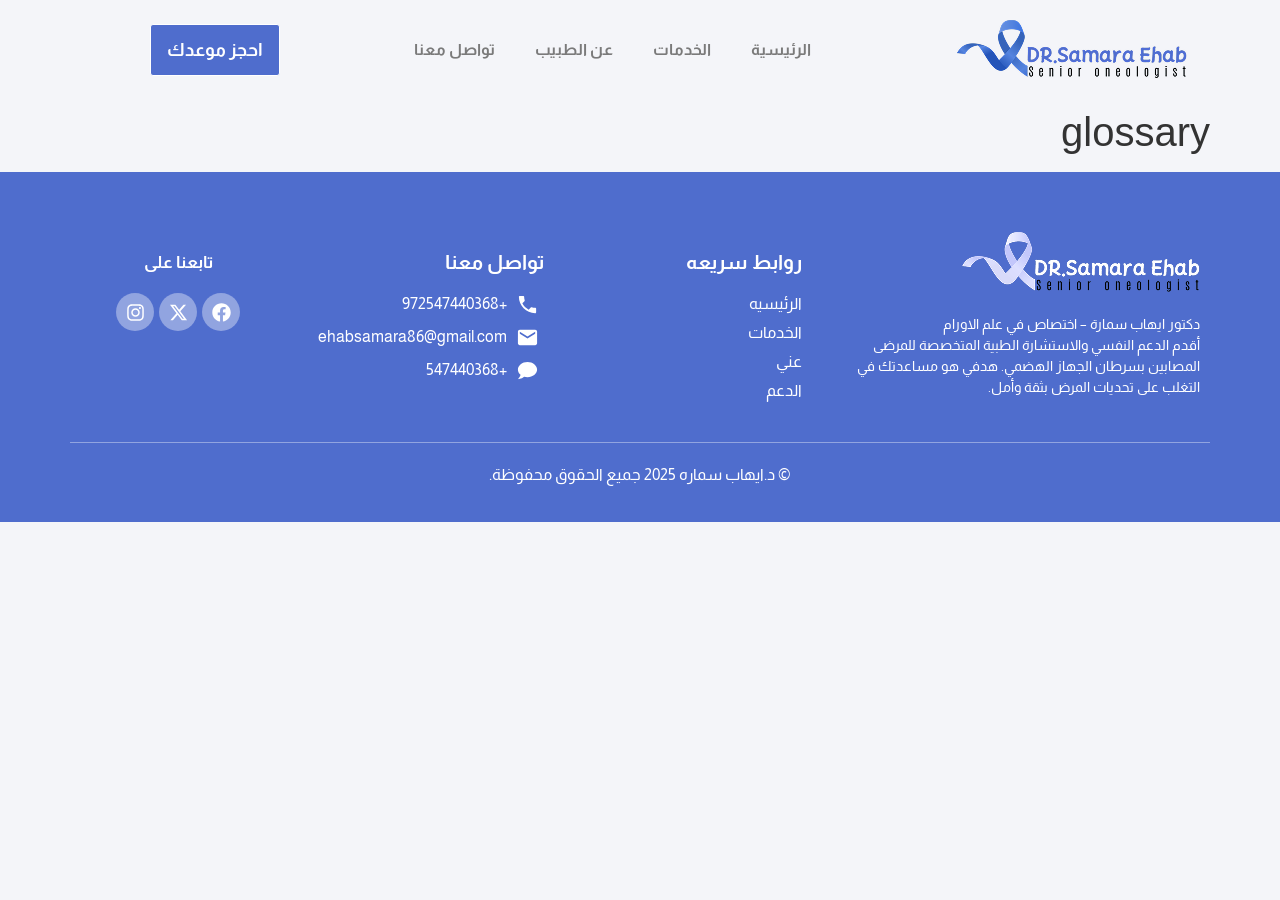
<file: glossary/index.html>
<!doctype html>
<html dir="rtl" lang="ar" prefix="og: https://ogp.me/ns#">
<head>
	<meta charset="UTF-8">
	<meta name="viewport" content="width=device-width, initial-scale=1">
	<link rel="profile" href="https://gmpg.org/xfn/11">
	<title>glossary - دكتور ايهاب سمارة</title>
	<style>img:is([sizes="auto" i], [sizes^="auto," i]) { contain-intrinsic-size: 3000px 1500px }</style>
	
		<!-- All in One SEO 5.0.5 - aioseo.com -->
	<meta name="robots" content="max-image-preview:large" />
	<link rel="canonical" href="/glossary/" />
		<meta name="generator" content="All in One SEO (AIOSEO) 5.0.5" />
		<meta property="og:locale" content="ar_AR" />
		<meta property="og:site_name" content="دكتور ايهاب سمارة - تخصص أورام وسرطانات الجهاز الهضمي" />
		<meta property="og:type" content="article" />
		<meta property="og:title" content="glossary - دكتور ايهاب سمارة" />
		<meta property="og:url" content="/glossary/" />
		<meta property="article:published_time" content="2025-10-17T12:43:01+00:00" />
		<meta property="article:modified_time" content="2025-10-17T12:43:01+00:00" />
		<meta name="twitter:card" content="summary_large_image" />
		<meta name="twitter:title" content="glossary - دكتور ايهاب سمارة" />
		<script type="application/ld+json" class="aioseo-schema">
			{"@context":"https:\/\/schema.org","@graph":[{"@type":"BreadcrumbList","@id":"\/glossary\/#breadcrumblist","itemListElement":[{"@type":"ListItem","@id":"\/#listItem","position":1,"name":"Home","item":"\/","nextItem":{"@type":"ListItem","@id":"\/glossary\/#listItem","name":"glossary"}},{"@type":"ListItem","@id":"\/glossary\/#listItem","position":2,"name":"glossary","previousItem":{"@type":"ListItem","@id":"\/#listItem","name":"Home"}}]},{"@type":"Organization","@id":"\/#organization","name":"\u062f\u0643\u062a\u0648\u0631 \u0627\u064a\u0647\u0627\u0628 \u0633\u0645\u0627\u0631\u0629","description":"\u062a\u062e\u0635\u0635 \u0623\u0648\u0631\u0627\u0645 \u0648\u0633\u0631\u0637\u0627\u0646\u0627\u062a \u0627\u0644\u062c\u0647\u0627\u0632 \u0627\u0644\u0647\u0636\u0645\u064a","url":"\/"},{"@type":"WebPage","@id":"\/glossary\/#webpage","url":"\/glossary\/","name":"glossary - \u062f\u0643\u062a\u0648\u0631 \u0627\u064a\u0647\u0627\u0628 \u0633\u0645\u0627\u0631\u0629","inLanguage":"ar","isPartOf":{"@id":"\/#website"},"breadcrumb":{"@id":"\/glossary\/#breadcrumblist"},"datePublished":"2025-10-17T12:43:01+00:00","dateModified":"2025-10-17T12:43:01+00:00"},{"@type":"WebSite","@id":"\/#website","url":"\/","name":"\u062f\u0643\u062a\u0648\u0631 \u0627\u064a\u0647\u0627\u0628 \u0633\u0645\u0627\u0631\u0629","description":"\u062a\u062e\u0635\u0635 \u0623\u0648\u0631\u0627\u0645 \u0648\u0633\u0631\u0637\u0627\u0646\u0627\u062a \u0627\u0644\u062c\u0647\u0627\u0632 \u0627\u0644\u0647\u0636\u0645\u064a","inLanguage":"ar","publisher":{"@id":"\/#organization"}}]}
		</script>
		<!-- All in One SEO -->

<link rel='dns-prefetch' href='//cdn-reach.hostinger.com' />
<link rel="alternate" type="application/rss+xml" title="دكتور ايهاب سمارة &laquo; الخلاصة" href="/feed/" />
<link rel="alternate" type="application/rss+xml" title="دكتور ايهاب سمارة &laquo; خلاصة التعليقات" href="/comments/feed/" />
<script>
window._wpemojiSettings = {"baseUrl":"https:\/\/s.w.org\/images\/core\/emoji\/16.0.1\/72x72\/","ext":".png","svgUrl":"https:\/\/s.w.org\/images\/core\/emoji\/16.0.1\/svg\/","svgExt":".svg","source":{"concatemoji":"\/wp-includes\/js\/wp-emoji-release.min.js?ver=6.8.12"}};
/*! This file is auto-generated */
!function(s,n){var o,i,e;function c(e){try{var t={supportTests:e,timestamp:(new Date).valueOf()};sessionStorage.setItem(o,JSON.stringify(t))}catch(e){}}function p(e,t,n){e.clearRect(0,0,e.canvas.width,e.canvas.height),e.fillText(t,0,0);var t=new Uint32Array(e.getImageData(0,0,e.canvas.width,e.canvas.height).data),a=(e.clearRect(0,0,e.canvas.width,e.canvas.height),e.fillText(n,0,0),new Uint32Array(e.getImageData(0,0,e.canvas.width,e.canvas.height).data));return t.every(function(e,t){return e===a[t]})}function u(e,t){e.clearRect(0,0,e.canvas.width,e.canvas.height),e.fillText(t,0,0);for(var n=e.getImageData(16,16,1,1),a=0;a<n.data.length;a++)if(0!==n.data[a])return!1;return!0}function f(e,t,n,a){switch(t){case"flag":return n(e,"\ud83c\udff3\ufe0f\u200d\u26a7\ufe0f","\ud83c\udff3\ufe0f\u200b\u26a7\ufe0f")?!1:!n(e,"\ud83c\udde8\ud83c\uddf6","\ud83c\udde8\u200b\ud83c\uddf6")&&!n(e,"\ud83c\udff4\udb40\udc67\udb40\udc62\udb40\udc65\udb40\udc6e\udb40\udc67\udb40\udc7f","\ud83c\udff4\u200b\udb40\udc67\u200b\udb40\udc62\u200b\udb40\udc65\u200b\udb40\udc6e\u200b\udb40\udc67\u200b\udb40\udc7f");case"emoji":return!a(e,"\ud83e\udedf")}return!1}function g(e,t,n,a){var r="undefined"!=typeof WorkerGlobalScope&&self instanceof WorkerGlobalScope?new OffscreenCanvas(300,150):s.createElement("canvas"),o=r.getContext("2d",{willReadFrequently:!0}),i=(o.textBaseline="top",o.font="600 32px Arial",{});return e.forEach(function(e){i[e]=t(o,e,n,a)}),i}function t(e){var t=s.createElement("script");t.src=e,t.defer=!0,s.head.appendChild(t)}"undefined"!=typeof Promise&&(o="wpEmojiSettingsSupports",i=["flag","emoji"],n.supports={everything:!0,everythingExceptFlag:!0},e=new Promise(function(e){s.addEventListener("DOMContentLoaded",e,{once:!0})}),new Promise(function(t){var n=function(){try{var e=JSON.parse(sessionStorage.getItem(o));if("object"==typeof e&&"number"==typeof e.timestamp&&(new Date).valueOf()<e.timestamp+604800&&"object"==typeof e.supportTests)return e.supportTests}catch(e){}return null}();if(!n){if("undefined"!=typeof Worker&&"undefined"!=typeof OffscreenCanvas&&"undefined"!=typeof URL&&URL.createObjectURL&&"undefined"!=typeof Blob)try{var e="postMessage("+g.toString()+"("+[JSON.stringify(i),f.toString(),p.toString(),u.toString()].join(",")+"));",a=new Blob([e],{type:"text/javascript"}),r=new Worker(URL.createObjectURL(a),{name:"wpTestEmojiSupports"});return void(r.onmessage=function(e){c(n=e.data),r.terminate(),t(n)})}catch(e){}c(n=g(i,f,p,u))}t(n)}).then(function(e){for(var t in e)n.supports[t]=e[t],n.supports.everything=n.supports.everything&&n.supports[t],"flag"!==t&&(n.supports.everythingExceptFlag=n.supports.everythingExceptFlag&&n.supports[t]);n.supports.everythingExceptFlag=n.supports.everythingExceptFlag&&!n.supports.flag,n.DOMReady=!1,n.readyCallback=function(){n.DOMReady=!0}}).then(function(){return e}).then(function(){var e;n.supports.everything||(n.readyCallback(),(e=n.source||{}).concatemoji?t(e.concatemoji):e.wpemoji&&e.twemoji&&(t(e.twemoji),t(e.wpemoji)))}))}((window,document),window._wpemojiSettings);
</script>
<style id='wp-emoji-styles-inline-css'>

	img.wp-smiley, img.emoji {
		display: inline !important;
		border: none !important;
		box-shadow: none !important;
		height: 1em !important;
		width: 1em !important;
		margin: 0 0.07em !important;
		vertical-align: -0.1em !important;
		background: none !important;
		padding: 0 !important;
	}
</style>
<link rel='stylesheet' id='pll-language-switcher-css' href='/wp-content/plugins/polylang/css/build/language-switcher.min.css?ver=3.9.2' media='all' />
<link rel='stylesheet' id='pll-navigation-language-switcher-css' href='/wp-content/plugins/polylang/css/build/navigation-language-switcher.min.css?ver=3.9.2' media='all' />
<link rel='stylesheet' id='hostinger-reach-subscription-block-css' href='/wp-content/plugins/hostinger-reach/frontend/dist/blocks/subscription.css?ver=1790961013' media='all' />
<link rel='stylesheet' id='aioseo/css/src/vue/standalone/blocks/table-of-contents/global.scss-css' href='/wp-content/plugins/all-in-one-seo-pack/dist/Lite/assets/css/table-of-contents/global.e90f6d47.css?ver=5.0.5' media='all' />
<style id='global-styles-inline-css'>
:root{--wp--preset--aspect-ratio--square: 1;--wp--preset--aspect-ratio--4-3: 4/3;--wp--preset--aspect-ratio--3-4: 3/4;--wp--preset--aspect-ratio--3-2: 3/2;--wp--preset--aspect-ratio--2-3: 2/3;--wp--preset--aspect-ratio--16-9: 16/9;--wp--preset--aspect-ratio--9-16: 9/16;--wp--preset--color--black: #000000;--wp--preset--color--cyan-bluish-gray: #abb8c3;--wp--preset--color--white: #ffffff;--wp--preset--color--pale-pink: #f78da7;--wp--preset--color--vivid-red: #cf2e2e;--wp--preset--color--luminous-vivid-orange: #ff6900;--wp--preset--color--luminous-vivid-amber: #fcb900;--wp--preset--color--light-green-cyan: #7bdcb5;--wp--preset--color--vivid-green-cyan: #00d084;--wp--preset--color--pale-cyan-blue: #8ed1fc;--wp--preset--color--vivid-cyan-blue: #0693e3;--wp--preset--color--vivid-purple: #9b51e0;--wp--preset--gradient--vivid-cyan-blue-to-vivid-purple: linear-gradient(135deg,rgba(6,147,227,1) 0%,rgb(155,81,224) 100%);--wp--preset--gradient--light-green-cyan-to-vivid-green-cyan: linear-gradient(135deg,rgb(122,220,180) 0%,rgb(0,208,130) 100%);--wp--preset--gradient--luminous-vivid-amber-to-luminous-vivid-orange: linear-gradient(135deg,rgba(252,185,0,1) 0%,rgba(255,105,0,1) 100%);--wp--preset--gradient--luminous-vivid-orange-to-vivid-red: linear-gradient(135deg,rgba(255,105,0,1) 0%,rgb(207,46,46) 100%);--wp--preset--gradient--very-light-gray-to-cyan-bluish-gray: linear-gradient(135deg,rgb(238,238,238) 0%,rgb(169,184,195) 100%);--wp--preset--gradient--cool-to-warm-spectrum: linear-gradient(135deg,rgb(74,234,220) 0%,rgb(151,120,209) 20%,rgb(207,42,186) 40%,rgb(238,44,130) 60%,rgb(251,105,98) 80%,rgb(254,248,76) 100%);--wp--preset--gradient--blush-light-purple: linear-gradient(135deg,rgb(255,206,236) 0%,rgb(152,150,240) 100%);--wp--preset--gradient--blush-bordeaux: linear-gradient(135deg,rgb(254,205,165) 0%,rgb(254,45,45) 50%,rgb(107,0,62) 100%);--wp--preset--gradient--luminous-dusk: linear-gradient(135deg,rgb(255,203,112) 0%,rgb(199,81,192) 50%,rgb(65,88,208) 100%);--wp--preset--gradient--pale-ocean: linear-gradient(135deg,rgb(255,245,203) 0%,rgb(182,227,212) 50%,rgb(51,167,181) 100%);--wp--preset--gradient--electric-grass: linear-gradient(135deg,rgb(202,248,128) 0%,rgb(113,206,126) 100%);--wp--preset--gradient--midnight: linear-gradient(135deg,rgb(2,3,129) 0%,rgb(40,116,252) 100%);--wp--preset--font-size--small: 13px;--wp--preset--font-size--medium: 20px;--wp--preset--font-size--large: 36px;--wp--preset--font-size--x-large: 42px;--wp--preset--spacing--20: 0.44rem;--wp--preset--spacing--30: 0.67rem;--wp--preset--spacing--40: 1rem;--wp--preset--spacing--50: 1.5rem;--wp--preset--spacing--60: 2.25rem;--wp--preset--spacing--70: 3.38rem;--wp--preset--spacing--80: 5.06rem;--wp--preset--shadow--natural: 6px 6px 9px rgba(0, 0, 0, 0.2);--wp--preset--shadow--deep: 12px 12px 50px rgba(0, 0, 0, 0.4);--wp--preset--shadow--sharp: 6px 6px 0px rgba(0, 0, 0, 0.2);--wp--preset--shadow--outlined: 6px 6px 0px -3px rgba(255, 255, 255, 1), 6px 6px rgba(0, 0, 0, 1);--wp--preset--shadow--crisp: 6px 6px 0px rgba(0, 0, 0, 1);}:root { --wp--style--global--content-size: 800px;--wp--style--global--wide-size: 1200px; }:where(body) { margin: 0; }.wp-site-blocks > .alignleft { float: left; margin-right: 2em; }.wp-site-blocks > .alignright { float: right; margin-left: 2em; }.wp-site-blocks > .aligncenter { justify-content: center; margin-left: auto; margin-right: auto; }:where(.wp-site-blocks) > * { margin-block-start: 24px; margin-block-end: 0; }:where(.wp-site-blocks) > :first-child { margin-block-start: 0; }:where(.wp-site-blocks) > :last-child { margin-block-end: 0; }:root { --wp--style--block-gap: 24px; }:root :where(.is-layout-flow) > :first-child{margin-block-start: 0;}:root :where(.is-layout-flow) > :last-child{margin-block-end: 0;}:root :where(.is-layout-flow) > *{margin-block-start: 24px;margin-block-end: 0;}:root :where(.is-layout-constrained) > :first-child{margin-block-start: 0;}:root :where(.is-layout-constrained) > :last-child{margin-block-end: 0;}:root :where(.is-layout-constrained) > *{margin-block-start: 24px;margin-block-end: 0;}:root :where(.is-layout-flex){gap: 24px;}:root :where(.is-layout-grid){gap: 24px;}.is-layout-flow > .alignleft{float: left;margin-inline-start: 0;margin-inline-end: 2em;}.is-layout-flow > .alignright{float: right;margin-inline-start: 2em;margin-inline-end: 0;}.is-layout-flow > .aligncenter{margin-left: auto !important;margin-right: auto !important;}.is-layout-constrained > .alignleft{float: left;margin-inline-start: 0;margin-inline-end: 2em;}.is-layout-constrained > .alignright{float: right;margin-inline-start: 2em;margin-inline-end: 0;}.is-layout-constrained > .aligncenter{margin-left: auto !important;margin-right: auto !important;}.is-layout-constrained > :where(:not(.alignleft):not(.alignright):not(.alignfull)){max-width: var(--wp--style--global--content-size);margin-left: auto !important;margin-right: auto !important;}.is-layout-constrained > .alignwide{max-width: var(--wp--style--global--wide-size);}body .is-layout-flex{display: flex;}.is-layout-flex{flex-wrap: wrap;align-items: center;}.is-layout-flex > :is(*, div){margin: 0;}body .is-layout-grid{display: grid;}.is-layout-grid > :is(*, div){margin: 0;}body{padding-top: 0px;padding-right: 0px;padding-bottom: 0px;padding-left: 0px;}a:where(:not(.wp-element-button)){text-decoration: underline;}:root :where(.wp-element-button, .wp-block-button__link){background-color: #32373c;border-width: 0;color: #fff;font-family: inherit;font-size: inherit;line-height: inherit;padding: calc(0.667em + 2px) calc(1.333em + 2px);text-decoration: none;}.has-black-color{color: var(--wp--preset--color--black) !important;}.has-cyan-bluish-gray-color{color: var(--wp--preset--color--cyan-bluish-gray) !important;}.has-white-color{color: var(--wp--preset--color--white) !important;}.has-pale-pink-color{color: var(--wp--preset--color--pale-pink) !important;}.has-vivid-red-color{color: var(--wp--preset--color--vivid-red) !important;}.has-luminous-vivid-orange-color{color: var(--wp--preset--color--luminous-vivid-orange) !important;}.has-luminous-vivid-amber-color{color: var(--wp--preset--color--luminous-vivid-amber) !important;}.has-light-green-cyan-color{color: var(--wp--preset--color--light-green-cyan) !important;}.has-vivid-green-cyan-color{color: var(--wp--preset--color--vivid-green-cyan) !important;}.has-pale-cyan-blue-color{color: var(--wp--preset--color--pale-cyan-blue) !important;}.has-vivid-cyan-blue-color{color: var(--wp--preset--color--vivid-cyan-blue) !important;}.has-vivid-purple-color{color: var(--wp--preset--color--vivid-purple) !important;}.has-black-background-color{background-color: var(--wp--preset--color--black) !important;}.has-cyan-bluish-gray-background-color{background-color: var(--wp--preset--color--cyan-bluish-gray) !important;}.has-white-background-color{background-color: var(--wp--preset--color--white) !important;}.has-pale-pink-background-color{background-color: var(--wp--preset--color--pale-pink) !important;}.has-vivid-red-background-color{background-color: var(--wp--preset--color--vivid-red) !important;}.has-luminous-vivid-orange-background-color{background-color: var(--wp--preset--color--luminous-vivid-orange) !important;}.has-luminous-vivid-amber-background-color{background-color: var(--wp--preset--color--luminous-vivid-amber) !important;}.has-light-green-cyan-background-color{background-color: var(--wp--preset--color--light-green-cyan) !important;}.has-vivid-green-cyan-background-color{background-color: var(--wp--preset--color--vivid-green-cyan) !important;}.has-pale-cyan-blue-background-color{background-color: var(--wp--preset--color--pale-cyan-blue) !important;}.has-vivid-cyan-blue-background-color{background-color: var(--wp--preset--color--vivid-cyan-blue) !important;}.has-vivid-purple-background-color{background-color: var(--wp--preset--color--vivid-purple) !important;}.has-black-border-color{border-color: var(--wp--preset--color--black) !important;}.has-cyan-bluish-gray-border-color{border-color: var(--wp--preset--color--cyan-bluish-gray) !important;}.has-white-border-color{border-color: var(--wp--preset--color--white) !important;}.has-pale-pink-border-color{border-color: var(--wp--preset--color--pale-pink) !important;}.has-vivid-red-border-color{border-color: var(--wp--preset--color--vivid-red) !important;}.has-luminous-vivid-orange-border-color{border-color: var(--wp--preset--color--luminous-vivid-orange) !important;}.has-luminous-vivid-amber-border-color{border-color: var(--wp--preset--color--luminous-vivid-amber) !important;}.has-light-green-cyan-border-color{border-color: var(--wp--preset--color--light-green-cyan) !important;}.has-vivid-green-cyan-border-color{border-color: var(--wp--preset--color--vivid-green-cyan) !important;}.has-pale-cyan-blue-border-color{border-color: var(--wp--preset--color--pale-cyan-blue) !important;}.has-vivid-cyan-blue-border-color{border-color: var(--wp--preset--color--vivid-cyan-blue) !important;}.has-vivid-purple-border-color{border-color: var(--wp--preset--color--vivid-purple) !important;}.has-vivid-cyan-blue-to-vivid-purple-gradient-background{background: var(--wp--preset--gradient--vivid-cyan-blue-to-vivid-purple) !important;}.has-light-green-cyan-to-vivid-green-cyan-gradient-background{background: var(--wp--preset--gradient--light-green-cyan-to-vivid-green-cyan) !important;}.has-luminous-vivid-amber-to-luminous-vivid-orange-gradient-background{background: var(--wp--preset--gradient--luminous-vivid-amber-to-luminous-vivid-orange) !important;}.has-luminous-vivid-orange-to-vivid-red-gradient-background{background: var(--wp--preset--gradient--luminous-vivid-orange-to-vivid-red) !important;}.has-very-light-gray-to-cyan-bluish-gray-gradient-background{background: var(--wp--preset--gradient--very-light-gray-to-cyan-bluish-gray) !important;}.has-cool-to-warm-spectrum-gradient-background{background: var(--wp--preset--gradient--cool-to-warm-spectrum) !important;}.has-blush-light-purple-gradient-background{background: var(--wp--preset--gradient--blush-light-purple) !important;}.has-blush-bordeaux-gradient-background{background: var(--wp--preset--gradient--blush-bordeaux) !important;}.has-luminous-dusk-gradient-background{background: var(--wp--preset--gradient--luminous-dusk) !important;}.has-pale-ocean-gradient-background{background: var(--wp--preset--gradient--pale-ocean) !important;}.has-electric-grass-gradient-background{background: var(--wp--preset--gradient--electric-grass) !important;}.has-midnight-gradient-background{background: var(--wp--preset--gradient--midnight) !important;}.has-small-font-size{font-size: var(--wp--preset--font-size--small) !important;}.has-medium-font-size{font-size: var(--wp--preset--font-size--medium) !important;}.has-large-font-size{font-size: var(--wp--preset--font-size--large) !important;}.has-x-large-font-size{font-size: var(--wp--preset--font-size--x-large) !important;}
:root :where(.wp-block-pullquote){font-size: 1.5em;line-height: 1.6;}
</style>
<link rel='stylesheet' id='hello-elementor-css' href='/wp-content/themes/hello-elementor/assets/css/reset.css?ver=3.4.4' media='all' />
<link rel='stylesheet' id='hello-elementor-theme-style-css' href='/wp-content/themes/hello-elementor/assets/css/theme.css?ver=3.4.4' media='all' />
<link rel='stylesheet' id='hello-elementor-header-footer-css' href='/wp-content/themes/hello-elementor/assets/css/header-footer.css?ver=3.4.4' media='all' />
<link rel='stylesheet' id='elementor-frontend-css' href='/wp-content/uploads/elementor/css/custom-frontend.min.css?ver=1795180134' media='all' />
<style id='elementor-frontend-inline-css'>
.elementor-kit-5{--e-global-color-primary:#6EC1E4;--e-global-color-secondary:#54595F;--e-global-color-text:#7A7A7A;--e-global-color-accent:#61CE70;--e-global-typography-primary-font-family:"Almarai";--e-global-typography-primary-font-weight:600;--e-global-typography-secondary-font-family:"Almarai";--e-global-typography-secondary-font-weight:400;--e-global-typography-text-font-family:"Almarai";--e-global-typography-text-font-weight:400;--e-global-typography-accent-font-family:"Almarai";--e-global-typography-accent-font-weight:500;background-color:#F4F5F9;}.elementor-kit-5 e-page-transition{background-color:#FFBC7D;}.elementor-section.elementor-section-boxed > .elementor-container{max-width:1140px;}.e-con{--container-max-width:1140px;}.elementor-widget:not(:last-child){margin-block-end:20px;}.elementor-element{--widgets-spacing:20px 20px;--widgets-spacing-row:20px;--widgets-spacing-column:20px;}{}h1.entry-title{display:var(--page-title-display);}.site-header .site-branding{flex-direction:column;align-items:stretch;}.site-header{padding-inline-end:0px;padding-inline-start:0px;}.site-footer .site-branding{flex-direction:column;align-items:stretch;}@media(max-width:1024px){.elementor-section.elementor-section-boxed > .elementor-container{max-width:1024px;}.e-con{--container-max-width:1024px;}}@media(max-width:767px){.elementor-section.elementor-section-boxed > .elementor-container{max-width:767px;}.e-con{--container-max-width:767px;}}
.elementor-26 .elementor-element.elementor-element-33dd42f{--display:flex;--flex-direction:row;--container-widget-width:calc( ( 1 - var( --container-widget-flex-grow ) ) * 100% );--container-widget-height:100%;--container-widget-flex-grow:1;--container-widget-align-self:stretch;--flex-wrap-mobile:wrap;--justify-content:center;--align-items:center;}.elementor-26 .elementor-element.elementor-element-903f1ca{--display:flex;}.elementor-widget-image .widget-image-caption{color:var( --e-global-color-text );font-family:var( --e-global-typography-text-font-family ), Sans-serif;font-weight:var( --e-global-typography-text-font-weight );}.elementor-26 .elementor-element.elementor-element-889938a{--display:flex;}.elementor-widget-nav-menu .elementor-nav-menu .elementor-item{font-family:var( --e-global-typography-primary-font-family ), Sans-serif;font-weight:var( --e-global-typography-primary-font-weight );}.elementor-widget-nav-menu .elementor-nav-menu--main .elementor-item{color:var( --e-global-color-text );fill:var( --e-global-color-text );}.elementor-widget-nav-menu .elementor-nav-menu--main .elementor-item:hover,
					.elementor-widget-nav-menu .elementor-nav-menu--main .elementor-item.elementor-item-active,
					.elementor-widget-nav-menu .elementor-nav-menu--main .elementor-item.highlighted,
					.elementor-widget-nav-menu .elementor-nav-menu--main .elementor-item:focus{color:var( --e-global-color-accent );fill:var( --e-global-color-accent );}.elementor-widget-nav-menu .elementor-nav-menu--main:not(.e--pointer-framed) .elementor-item:before,
					.elementor-widget-nav-menu .elementor-nav-menu--main:not(.e--pointer-framed) .elementor-item:after{background-color:var( --e-global-color-accent );}.elementor-widget-nav-menu .e--pointer-framed .elementor-item:before,
					.elementor-widget-nav-menu .e--pointer-framed .elementor-item:after{border-color:var( --e-global-color-accent );}.elementor-widget-nav-menu{--e-nav-menu-divider-color:var( --e-global-color-text );}.elementor-widget-nav-menu .elementor-nav-menu--dropdown .elementor-item, .elementor-widget-nav-menu .elementor-nav-menu--dropdown  .elementor-sub-item{font-family:var( --e-global-typography-accent-font-family ), Sans-serif;font-weight:var( --e-global-typography-accent-font-weight );}.elementor-26 .elementor-element.elementor-element-b63b78f .elementor-menu-toggle{margin:0 auto;}.elementor-26 .elementor-element.elementor-element-b63b78f .elementor-nav-menu .elementor-item{font-family:"Almarai", Sans-serif;font-weight:600;}.elementor-26 .elementor-element.elementor-element-b63b78f .elementor-nav-menu--main .elementor-item:hover,
					.elementor-26 .elementor-element.elementor-element-b63b78f .elementor-nav-menu--main .elementor-item.elementor-item-active,
					.elementor-26 .elementor-element.elementor-element-b63b78f .elementor-nav-menu--main .elementor-item.highlighted,
					.elementor-26 .elementor-element.elementor-element-b63b78f .elementor-nav-menu--main .elementor-item:focus{color:#4F6DCD;fill:#4F6DCD;}.elementor-26 .elementor-element.elementor-element-b63b78f .elementor-nav-menu--main:not(.e--pointer-framed) .elementor-item:before,
					.elementor-26 .elementor-element.elementor-element-b63b78f .elementor-nav-menu--main:not(.e--pointer-framed) .elementor-item:after{background-color:#4F6DCD;}.elementor-26 .elementor-element.elementor-element-b63b78f .e--pointer-framed .elementor-item:before,
					.elementor-26 .elementor-element.elementor-element-b63b78f .e--pointer-framed .elementor-item:after{border-color:#4F6DCD;}.elementor-26 .elementor-element.elementor-element-b63b78f .elementor-nav-menu--main .elementor-item.elementor-item-active{color:#4F6DCD;}.elementor-26 .elementor-element.elementor-element-b63b78f .elementor-nav-menu--main:not(.e--pointer-framed) .elementor-item.elementor-item-active:before,
					.elementor-26 .elementor-element.elementor-element-b63b78f .elementor-nav-menu--main:not(.e--pointer-framed) .elementor-item.elementor-item-active:after{background-color:#4F6DCD;}.elementor-26 .elementor-element.elementor-element-b63b78f .e--pointer-framed .elementor-item.elementor-item-active:before,
					.elementor-26 .elementor-element.elementor-element-b63b78f .e--pointer-framed .elementor-item.elementor-item-active:after{border-color:#4F6DCD;}.elementor-26 .elementor-element.elementor-element-eea7841{--display:flex;}.elementor-widget-button .elementor-button{background-color:var( --e-global-color-accent );font-family:var( --e-global-typography-accent-font-family ), Sans-serif;font-weight:var( --e-global-typography-accent-font-weight );}.elementor-26 .elementor-element.elementor-element-1ab05ba .elementor-button{background-color:#4F6DCD;font-family:"Almarai", Sans-serif;font-size:18px;font-weight:600;border-style:solid;border-width:1px 1px 1px 1px;padding:16px 16px 16px 16px;}.elementor-26 .elementor-element.elementor-element-1ab05ba .elementor-button:hover, .elementor-26 .elementor-element.elementor-element-1ab05ba .elementor-button:focus{background-color:#FFFFFF;color:#4F6DCD;border-color:#4F6DCD;}.elementor-26 .elementor-element.elementor-element-1ab05ba > .elementor-widget-container{padding:0px 0px 0px 0px;}.elementor-26 .elementor-element.elementor-element-1ab05ba .elementor-button:hover svg, .elementor-26 .elementor-element.elementor-element-1ab05ba .elementor-button:focus svg{fill:#4F6DCD;}.elementor-theme-builder-content-area{height:400px;}.elementor-location-header:before, .elementor-location-footer:before{content:"";display:table;clear:both;}@media(min-width:768px){.elementor-26 .elementor-element.elementor-element-903f1ca{--width:25%;}.elementor-26 .elementor-element.elementor-element-889938a{--width:55%;}.elementor-26 .elementor-element.elementor-element-eea7841{--width:20%;}}@media(max-width:767px){.elementor-26 .elementor-element.elementor-element-33dd42f{--gap:0px 0px;--row-gap:0px;--column-gap:0px;--margin-top:0px;--margin-bottom:0px;--margin-left:0px;--margin-right:0px;--padding-top:0px;--padding-bottom:0px;--padding-left:0px;--padding-right:0px;}.elementor-26 .elementor-element.elementor-element-903f1ca{--width:100%;--margin-top:0px;--margin-bottom:0px;--margin-left:0px;--margin-right:0px;--padding-top:20px;--padding-bottom:20px;--padding-left:0px;--padding-right:0px;}.elementor-26 .elementor-element.elementor-element-889938a{--width:60%;--gap:0px 0px;--row-gap:0px;--column-gap:0px;--margin-top:0px;--margin-bottom:0px;--margin-left:0px;--margin-right:0px;--padding-top:10px;--padding-bottom:10px;--padding-left:0px;--padding-right:0px;}.elementor-26 .elementor-element.elementor-element-eea7841{--width:40%;--margin-top:0px;--margin-bottom:0px;--margin-left:0px;--margin-right:0px;--padding-top:10px;--padding-bottom:10px;--padding-left:0px;--padding-right:0px;}.elementor-26 .elementor-element.elementor-element-1ab05ba .elementor-button{font-size:15px;}}
.elementor-82 .elementor-element.elementor-element-250860e{--display:flex;--flex-direction:column;--container-widget-width:100%;--container-widget-height:initial;--container-widget-flex-grow:0;--container-widget-align-self:initial;--flex-wrap-mobile:wrap;--padding-top:0px;--padding-bottom:0px;--padding-left:0px;--padding-right:0px;}.elementor-82 .elementor-element.elementor-element-250860e:not(.elementor-motion-effects-element-type-background), .elementor-82 .elementor-element.elementor-element-250860e > .elementor-motion-effects-container > .elementor-motion-effects-layer{background-color:#4F6DCD;}.elementor-82 .elementor-element.elementor-element-8cf99a0{--display:flex;--flex-direction:row;--container-widget-width:initial;--container-widget-height:100%;--container-widget-flex-grow:1;--container-widget-align-self:stretch;--flex-wrap-mobile:wrap;--padding-top:50px;--padding-bottom:0px;--padding-left:0px;--padding-right:0px;}.elementor-82 .elementor-element.elementor-element-384841d{--display:flex;}.elementor-widget-image .widget-image-caption{color:var( --e-global-color-text );font-family:var( --e-global-typography-text-font-family ), Sans-serif;font-weight:var( --e-global-typography-text-font-weight );}.elementor-82 .elementor-element.elementor-element-d921559{text-align:start;}.elementor-widget-text-editor{font-family:var( --e-global-typography-text-font-family ), Sans-serif;font-weight:var( --e-global-typography-text-font-weight );color:var( --e-global-color-text );}.elementor-widget-text-editor.elementor-drop-cap-view-stacked .elementor-drop-cap{background-color:var( --e-global-color-primary );}.elementor-widget-text-editor.elementor-drop-cap-view-framed .elementor-drop-cap, .elementor-widget-text-editor.elementor-drop-cap-view-default .elementor-drop-cap{color:var( --e-global-color-primary );border-color:var( --e-global-color-primary );}.elementor-82 .elementor-element.elementor-element-c0ec353{font-family:"Almarai", Sans-serif;font-size:14px;font-weight:400;color:#FFFFFF;}.elementor-82 .elementor-element.elementor-element-27e2607{--display:flex;}.elementor-widget-heading .elementor-heading-title{font-family:var( --e-global-typography-primary-font-family ), Sans-serif;font-weight:var( --e-global-typography-primary-font-weight );color:var( --e-global-color-primary );}.elementor-82 .elementor-element.elementor-element-f71b0d1 > .elementor-widget-container{margin:0px 0px 0px 0px;padding:20px 0px 0px 0px;}.elementor-82 .elementor-element.elementor-element-f71b0d1 .elementor-heading-title{color:#FFFFFF;}.elementor-widget-icon-list .elementor-icon-list-item:not(:last-child):after{border-color:var( --e-global-color-text );}.elementor-widget-icon-list .elementor-icon-list-icon i{color:var( --e-global-color-primary );}.elementor-widget-icon-list .elementor-icon-list-icon svg{fill:var( --e-global-color-primary );}.elementor-widget-icon-list .elementor-icon-list-item > .elementor-icon-list-text, .elementor-widget-icon-list .elementor-icon-list-item > a{font-family:var( --e-global-typography-text-font-family ), Sans-serif;font-weight:var( --e-global-typography-text-font-weight );}.elementor-widget-icon-list .elementor-icon-list-text{color:var( --e-global-color-secondary );}.elementor-82 .elementor-element.elementor-element-0bf9837 .elementor-icon-list-items:not(.elementor-inline-items) .elementor-icon-list-item:not(:last-child){padding-block-end:calc(5px/2);}.elementor-82 .elementor-element.elementor-element-0bf9837 .elementor-icon-list-items:not(.elementor-inline-items) .elementor-icon-list-item:not(:first-child){margin-block-start:calc(5px/2);}.elementor-82 .elementor-element.elementor-element-0bf9837 .elementor-icon-list-items.elementor-inline-items .elementor-icon-list-item{margin-inline:calc(5px/2);}.elementor-82 .elementor-element.elementor-element-0bf9837 .elementor-icon-list-items.elementor-inline-items{margin-inline:calc(-5px/2);}.elementor-82 .elementor-element.elementor-element-0bf9837 .elementor-icon-list-items.elementor-inline-items .elementor-icon-list-item:after{inset-inline-end:calc(-5px/2);}.elementor-82 .elementor-element.elementor-element-0bf9837 .elementor-icon-list-icon i{transition:color 0.3s;}.elementor-82 .elementor-element.elementor-element-0bf9837 .elementor-icon-list-icon svg{transition:fill 0.3s;}.elementor-82 .elementor-element.elementor-element-0bf9837{--e-icon-list-icon-size:23px;--icon-vertical-offset:0px;}.elementor-82 .elementor-element.elementor-element-0bf9837 .elementor-icon-list-icon{padding-inline-end:4px;}.elementor-82 .elementor-element.elementor-element-0bf9837 .elementor-icon-list-item > .elementor-icon-list-text, .elementor-82 .elementor-element.elementor-element-0bf9837 .elementor-icon-list-item > a{font-family:"Almarai", Sans-serif;font-weight:400;}.elementor-82 .elementor-element.elementor-element-0bf9837 .elementor-icon-list-text{color:#FFFFFF;transition:color 0.3s;}.elementor-82 .elementor-element.elementor-element-ef12059{--display:flex;}.elementor-82 .elementor-element.elementor-element-a33d555 > .elementor-widget-container{margin:0px 0px 0px 0px;padding:20px 0px 0px 0px;}.elementor-82 .elementor-element.elementor-element-a33d555 .elementor-heading-title{color:#FFFFFF;}.elementor-82 .elementor-element.elementor-element-3e8242e .elementor-icon-list-items:not(.elementor-inline-items) .elementor-icon-list-item:not(:last-child){padding-block-end:calc(9px/2);}.elementor-82 .elementor-element.elementor-element-3e8242e .elementor-icon-list-items:not(.elementor-inline-items) .elementor-icon-list-item:not(:first-child){margin-block-start:calc(9px/2);}.elementor-82 .elementor-element.elementor-element-3e8242e .elementor-icon-list-items.elementor-inline-items .elementor-icon-list-item{margin-inline:calc(9px/2);}.elementor-82 .elementor-element.elementor-element-3e8242e .elementor-icon-list-items.elementor-inline-items{margin-inline:calc(-9px/2);}.elementor-82 .elementor-element.elementor-element-3e8242e .elementor-icon-list-items.elementor-inline-items .elementor-icon-list-item:after{inset-inline-end:calc(-9px/2);}.elementor-82 .elementor-element.elementor-element-3e8242e .elementor-icon-list-icon i{transition:color 0.3s;}.elementor-82 .elementor-element.elementor-element-3e8242e .elementor-icon-list-icon svg{transition:fill 0.3s;}.elementor-82 .elementor-element.elementor-element-3e8242e{--e-icon-list-icon-size:23px;--icon-vertical-offset:0px;}.elementor-82 .elementor-element.elementor-element-3e8242e .elementor-icon-list-icon{padding-inline-end:4px;}.elementor-82 .elementor-element.elementor-element-3e8242e .elementor-icon-list-item > .elementor-icon-list-text, .elementor-82 .elementor-element.elementor-element-3e8242e .elementor-icon-list-item > a{font-family:"Almarai", Sans-serif;font-weight:400;}.elementor-82 .elementor-element.elementor-element-3e8242e .elementor-icon-list-text{color:#FFFFFF;transition:color 0.3s;}.elementor-82 .elementor-element.elementor-element-191b469{--display:flex;}.elementor-82 .elementor-element.elementor-element-92a33d8 > .elementor-widget-container{margin:0px 0px 0px 0px;padding:20px 0px 0px 0px;}.elementor-82 .elementor-element.elementor-element-92a33d8{text-align:center;}.elementor-82 .elementor-element.elementor-element-92a33d8 .elementor-heading-title{font-family:"Almarai", Sans-serif;font-size:17px;font-weight:600;line-height:21px;color:#FFFFFF;}.elementor-82 .elementor-element.elementor-element-6b2c6dc{--grid-template-columns:repeat(0, auto);--icon-size:19px;--grid-column-gap:5px;--grid-row-gap:0px;}.elementor-82 .elementor-element.elementor-element-6b2c6dc .elementor-widget-container{text-align:center;}.elementor-82 .elementor-element.elementor-element-6b2c6dc .elementor-social-icon{background-color:#91A4E0;}.elementor-82 .elementor-element.elementor-element-0c23f41{--display:flex;border-style:solid;--border-style:solid;border-width:1px 0px 0px 0px;--border-top-width:1px;--border-right-width:0px;--border-bottom-width:0px;--border-left-width:0px;border-color:#91A4E0;--border-color:#91A4E0;--padding-top:20px;--padding-bottom:20px;--padding-left:20px;--padding-right:20px;}.elementor-82 .elementor-element.elementor-element-9378f8a{text-align:center;font-family:"Almarai", Sans-serif;font-size:16px;font-weight:400;color:#FFFFFF;}.elementor-theme-builder-content-area{height:400px;}.elementor-location-header:before, .elementor-location-footer:before{content:"";display:table;clear:both;}@media(max-width:1024px){.elementor-82 .elementor-element.elementor-element-c0ec353{font-size:12px;}.elementor-82 .elementor-element.elementor-element-0bf9837 .elementor-icon-list-item > .elementor-icon-list-text, .elementor-82 .elementor-element.elementor-element-0bf9837 .elementor-icon-list-item > a{font-size:14px;}.elementor-82 .elementor-element.elementor-element-3e8242e .elementor-icon-list-item > .elementor-icon-list-text, .elementor-82 .elementor-element.elementor-element-3e8242e .elementor-icon-list-item > a{font-size:13px;}}@media(max-width:767px){.elementor-82 .elementor-element.elementor-element-250860e{--gap:0px 0px;--row-gap:0px;--column-gap:0px;}.elementor-82 .elementor-element.elementor-element-8cf99a0{--gap:0px 0px;--row-gap:0px;--column-gap:0px;}.elementor-82 .elementor-element.elementor-element-d921559{text-align:center;}.elementor-82 .elementor-element.elementor-element-c0ec353{text-align:center;font-size:14px;}.elementor-82 .elementor-element.elementor-element-a33d555{text-align:center;}}@media(min-width:768px){.elementor-82 .elementor-element.elementor-element-384841d{--width:35%;}.elementor-82 .elementor-element.elementor-element-27e2607{--width:22%;}.elementor-82 .elementor-element.elementor-element-ef12059{--width:23%;}.elementor-82 .elementor-element.elementor-element-191b469{--width:20%;}}
</style>
<link rel='stylesheet' id='widget-image-css' href='/wp-content/plugins/elementor/assets/css/widget-image-rtl.min.css?ver=4.3.6' media='all' />
<link rel='stylesheet' id='widget-nav-menu-css' href='/wp-content/uploads/elementor/css/custom-pro-widget-nav-menu-rtl.min.css?ver=1795180134' media='all' />
<link rel='stylesheet' id='e-animation-grow-css' href='/wp-content/plugins/elementor/assets/lib/animations/styles/e-animation-grow.min.css?ver=4.3.6' media='all' />
<link rel='stylesheet' id='widget-heading-css' href='/wp-content/plugins/elementor/assets/css/widget-heading-rtl.min.css?ver=4.3.6' media='all' />
<link rel='stylesheet' id='widget-icon-list-css' href='/wp-content/uploads/elementor/css/custom-widget-icon-list-rtl.min.css?ver=1795180134' media='all' />
<link rel='stylesheet' id='e-animation-pop-css' href='/wp-content/plugins/elementor/assets/lib/animations/styles/e-animation-pop.min.css?ver=4.3.6' media='all' />
<link rel='stylesheet' id='widget-social-icons-css' href='/wp-content/plugins/elementor/assets/css/widget-social-icons-rtl.min.css?ver=4.3.6' media='all' />
<link rel='stylesheet' id='e-apple-webkit-css' href='/wp-content/uploads/elementor/css/custom-apple-webkit.min.css?ver=1795180134' media='all' />
<link rel='stylesheet' id='e-popup-style-css' href='/wp-content/plugins/elementor-pro/assets/css/conditionals/popup.min.css?ver=3.25.4' media='all' />
<link rel='stylesheet' id='elementor-gf-almarai-css' href='https://fonts.googleapis.com/css?family=Almarai:100,100italic,200,200italic,300,300italic,400,400italic,500,500italic,600,600italic,700,700italic,800,800italic,900,900italic&#038;display=swap' media='all' />
<script src="/wp-includes/js/jquery/jquery.min.js?ver=3.7.1" id="jquery-core-js"></script>
<script src="/wp-includes/js/jquery/jquery-migrate.min.js?ver=3.4.1" id="jquery-migrate-js"></script>
<link rel="https://api.w.org/" href="/wp-json/" /><link rel="alternate" title="JSON" type="application/json" href="/wp-json/wp/v2/pages/612" /><link rel="EditURI" type="application/rsd+xml" title="RSD" href="/xmlrpc.php?rsd" />
<meta name="generator" content="WordPress 6.8.12" />
<link rel='shortlink' href='/?p=612' />
<link rel="alternate" title="oEmbed (JSON)" type="application/json+oembed" href="/wp-json/oembed/1.0/embed?url=https%3A%2F%2Fdrsamaragi.com%2Fglossary%2F&#038;lang=ar" />
<link rel="alternate" title="oEmbed (XML)" type="text/xml+oembed" href="/wp-json/oembed/1.0/embed?url=https%3A%2F%2Fdrsamaragi.com%2Fglossary%2F&#038;format=xml&#038;lang=ar" />
<link rel="icon" href="/wp-content/uploads/2025/10/cropped-fav-32x32.png" sizes="32x32" />
<link rel="icon" href="/wp-content/uploads/2025/10/cropped-fav-192x192.png" sizes="192x192" />
<link rel="apple-touch-icon" href="/wp-content/uploads/2025/10/cropped-fav-180x180.png" />
<meta name="msapplication-TileImage" content="/wp-content/uploads/2025/10/cropped-fav-270x270.png" />
		<style id="wp-custom-css">
			#pppp p{
	    font-family: 'noto sans arabic' !important;
    font-size: 18px;
}


#btnsec23 span.elementor-button-icon {
    font-size: 50px !important;
    margin-top: -17px !important;
}
a#btnicon2{
	direction:ltr;
}

nav.elementor-nav-menu--dropdown.elementor-nav-menu__container{
	position: absolute; width: 150px; top: 30px; right: 40px;z-index: 2;
}
@media only screen and (max-width: 600px) {
#dsheader1, #dsheader1{
	background:#FAFAFA;
	}}

#brdbox div {
    border-radius: 24px !important;
}		</style>
		</head>
<body class="rtl wp-singular page-template-default page page-id-612 wp-embed-responsive wp-theme-hello-elementor hello-elementor-default elementor-default elementor-kit-5 elementor-page elementor-page-612">


<a class="skip-link screen-reader-text" href="#content">Skip to content</a>

		<div data-elementor-type="header" data-elementor-id="26" class="elementor elementor-26 elementor-location-header" data-elementor-post-type="elementor_library">
			<div class="elementor-element elementor-element-33dd42f e-flex e-con-boxed e-con e-parent" data-id="33dd42f" data-element_type="container" data-e-type="container">
					<div class="e-con-inner">
		<div class="elementor-element elementor-element-903f1ca e-con-full e-flex e-con e-child" data-id="903f1ca" data-element_type="container" data-e-type="container">
				<div class="elementor-element elementor-element-df22af3 elementor-widget elementor-widget-image" data-id="df22af3" data-element_type="widget" data-e-type="widget" data-widget_type="image.default">
				<div class="elementor-widget-container">
																<a href="/">
							<img width="230" height="60" src="/wp-content/uploads/2025/10/Logo.png" class="attachment-large size-large wp-image-29" alt="" />								</a>
															</div>
				</div>
				</div>
		<div class="elementor-element elementor-element-889938a e-con-full e-flex e-con e-child" data-id="889938a" data-element_type="container" data-e-type="container" id="dsheader1">
				<div class="elementor-element elementor-element-b63b78f elementor-nav-menu__align-center elementor-nav-menu--dropdown-tablet elementor-nav-menu__text-align-aside elementor-nav-menu--toggle elementor-nav-menu--burger elementor-widget elementor-widget-nav-menu" data-id="b63b78f" data-element_type="widget" data-e-type="widget" data-settings="{&quot;layout&quot;:&quot;horizontal&quot;,&quot;submenu_icon&quot;:{&quot;value&quot;:&quot;&lt;svg class=\&quot;e-font-icon-svg e-fas-caret-down\&quot; viewBox=\&quot;0 0 320 512\&quot; xmlns=\&quot;http:\/\/www.w3.org\/2000\/svg\&quot;&gt;&lt;path d=\&quot;M31.3 192h257.3c17.8 0 26.7 21.5 14.1 34.1L174.1 354.8c-7.8 7.8-20.5 7.8-28.3 0L17.2 226.1C4.6 213.5 13.5 192 31.3 192z\&quot;&gt;&lt;\/path&gt;&lt;\/svg&gt;&quot;,&quot;library&quot;:&quot;fa-solid&quot;},&quot;toggle&quot;:&quot;burger&quot;}" data-widget_type="nav-menu.default">
				<div class="elementor-widget-container">
								<nav aria-label="Menu" class="elementor-nav-menu--main elementor-nav-menu__container elementor-nav-menu--layout-horizontal e--pointer-underline e--animation-fade">
				<ul id="menu-1-b63b78f" class="elementor-nav-menu"><li class="menu-item menu-item-type-post_type menu-item-object-page menu-item-home menu-item-31"><a href="/" class="elementor-item">الرئيسية</a></li>
<li class="menu-item menu-item-type-custom menu-item-object-custom menu-item-32"><a href="/serv/" class="elementor-item">الخدمات</a></li>
<li class="menu-item menu-item-type-custom menu-item-object-custom menu-item-33"><a href="#" class="elementor-item elementor-item-anchor">عن الطبيب</a></li>
<li class="menu-item menu-item-type-custom menu-item-object-custom menu-item-34"><a href="/contact/" class="elementor-item">تواصل معنا</a></li>
</ul>			</nav>
					<div class="elementor-menu-toggle" role="button" tabindex="0" aria-label="Menu Toggle" aria-expanded="false">
			<svg aria-hidden="true" role="presentation" class="elementor-menu-toggle__icon--open e-font-icon-svg e-eicon-menu-bar" viewBox="0 0 1000 1000" xmlns="http://www.w3.org/2000/svg"><path d="M104 333H896C929 333 958 304 958 271S929 208 896 208H104C71 208 42 237 42 271S71 333 104 333ZM104 583H896C929 583 958 554 958 521S929 458 896 458H104C71 458 42 487 42 521S71 583 104 583ZM104 833H896C929 833 958 804 958 771S929 708 896 708H104C71 708 42 737 42 771S71 833 104 833Z"></path></svg><svg aria-hidden="true" role="presentation" class="elementor-menu-toggle__icon--close e-font-icon-svg e-eicon-close" viewBox="0 0 1000 1000" xmlns="http://www.w3.org/2000/svg"><path d="M742 167L500 408 258 167C246 154 233 150 217 150 196 150 179 158 167 167 154 179 150 196 150 212 150 229 154 242 171 254L408 500 167 742C138 771 138 800 167 829 196 858 225 858 254 829L496 587 738 829C750 842 767 846 783 846 800 846 817 842 829 829 842 817 846 804 846 783 846 767 842 750 829 737L588 500 833 258C863 229 863 200 833 171 804 137 775 137 742 167Z"></path></svg>			<span class="elementor-screen-only">Menu</span>
		</div>
					<nav class="elementor-nav-menu--dropdown elementor-nav-menu__container" aria-hidden="true">
				<ul id="menu-2-b63b78f" class="elementor-nav-menu"><li class="menu-item menu-item-type-post_type menu-item-object-page menu-item-home menu-item-31"><a href="/" class="elementor-item" tabindex="-1">الرئيسية</a></li>
<li class="menu-item menu-item-type-custom menu-item-object-custom menu-item-32"><a href="/serv/" class="elementor-item" tabindex="-1">الخدمات</a></li>
<li class="menu-item menu-item-type-custom menu-item-object-custom menu-item-33"><a href="#" class="elementor-item elementor-item-anchor" tabindex="-1">عن الطبيب</a></li>
<li class="menu-item menu-item-type-custom menu-item-object-custom menu-item-34"><a href="/contact/" class="elementor-item" tabindex="-1">تواصل معنا</a></li>
</ul>			</nav>
						</div>
				</div>
				</div>
		<div class="elementor-element elementor-element-eea7841 e-con-full e-flex e-con e-child" data-id="eea7841" data-element_type="container" data-e-type="container" id="dsheader1">
				<div class="elementor-element elementor-element-1ab05ba elementor-widget elementor-widget-button" data-id="1ab05ba" data-element_type="widget" data-e-type="widget" data-widget_type="button.default">
				<div class="elementor-widget-container">
									<div class="elementor-button-wrapper">
					<a class="elementor-button elementor-button-link elementor-size-sm elementor-animation-grow" href="#">
						<span class="elementor-button-content-wrapper">
									<span class="elementor-button-text">احجز موعدك</span>
					</span>
					</a>
				</div>
								</div>
				</div>
				</div>
					</div>
				</div>
				</div>
		
<main id="content" class="site-main post-612 page type-page status-publish hentry">

			<div class="page-header">
			<h1 class="entry-title">glossary</h1>		</div>
	
	<div class="page-content">
		
		
			</div>

	
</main>

			<div data-elementor-type="footer" data-elementor-id="82" class="elementor elementor-82 elementor-location-footer" data-elementor-post-type="elementor_library">
			<div class="elementor-element elementor-element-250860e e-flex e-con-boxed e-con e-parent" data-id="250860e" data-element_type="container" data-e-type="container" data-settings="{&quot;background_background&quot;:&quot;classic&quot;}">
					<div class="e-con-inner">
		<div class="elementor-element elementor-element-8cf99a0 e-con-full e-flex e-con e-child" data-id="8cf99a0" data-element_type="container" data-e-type="container">
		<div class="elementor-element elementor-element-384841d e-con-full e-flex e-con e-child" data-id="384841d" data-element_type="container" data-e-type="container">
				<div class="elementor-element elementor-element-d921559 elementor-widget elementor-widget-image" data-id="d921559" data-element_type="widget" data-e-type="widget" data-widget_type="image.default">
				<div class="elementor-widget-container">
															<img width="238" height="62" src="/wp-content/uploads/2025/10/logo-footer.png" class="attachment-large size-large wp-image-85" alt="" />															</div>
				</div>
				<div class="elementor-element elementor-element-c0ec353 elementor-widget elementor-widget-text-editor" data-id="c0ec353" data-element_type="widget" data-e-type="widget" data-widget_type="text-editor.default">
				<div class="elementor-widget-container">
									<p>دكتور ايهاب سمارة &#8211; اختصاص في علم الاورام<br />أقدم الدعم النفسي والاستشارة الطبية المتخصصة للمرضى المصابين بسرطان الجهاز الهضمي. هدفي هو مساعدتك في التغلب على تحديات المرض بثقة وأمل.</p>								</div>
				</div>
				</div>
		<div class="elementor-element elementor-element-27e2607 e-con-full elementor-hidden-tablet elementor-hidden-mobile e-flex e-con e-child" data-id="27e2607" data-element_type="container" data-e-type="container">
				<div class="elementor-element elementor-element-f71b0d1 elementor-widget elementor-widget-heading" data-id="f71b0d1" data-element_type="widget" data-e-type="widget" data-widget_type="heading.default">
				<div class="elementor-widget-container">
					<h5 class="elementor-heading-title elementor-size-default">روابط سريعه</h5>				</div>
				</div>
				<div class="elementor-element elementor-element-0bf9837 elementor-icon-list--layout-traditional elementor-list-item-link-full_width elementor-widget elementor-widget-icon-list" data-id="0bf9837" data-element_type="widget" data-e-type="widget" data-widget_type="icon-list.default">
				<div class="elementor-widget-container">
							<ul class="elementor-icon-list-items">
							<li class="elementor-icon-list-item">
										<span class="elementor-icon-list-text">الرئيسيه</span>
									</li>
								<li class="elementor-icon-list-item">
										<span class="elementor-icon-list-text">الخدمات</span>
									</li>
								<li class="elementor-icon-list-item">
										<span class="elementor-icon-list-text">عني</span>
									</li>
								<li class="elementor-icon-list-item">
										<span class="elementor-icon-list-text">الدعم</span>
									</li>
						</ul>
						</div>
				</div>
				</div>
		<div class="elementor-element elementor-element-ef12059 e-con-full e-flex e-con e-child" data-id="ef12059" data-element_type="container" data-e-type="container">
				<div class="elementor-element elementor-element-a33d555 elementor-widget elementor-widget-heading" data-id="a33d555" data-element_type="widget" data-e-type="widget" data-widget_type="heading.default">
				<div class="elementor-widget-container">
					<h5 class="elementor-heading-title elementor-size-default">تواصل معنا</h5>				</div>
				</div>
				<div class="elementor-element elementor-element-3e8242e elementor-mobile-align-center elementor-icon-list--layout-traditional elementor-list-item-link-full_width elementor-widget elementor-widget-icon-list" data-id="3e8242e" data-element_type="widget" data-e-type="widget" data-widget_type="icon-list.default">
				<div class="elementor-widget-container">
							<ul class="elementor-icon-list-items">
							<li class="elementor-icon-list-item">
											<span class="elementor-icon-list-icon">
							<svg xmlns="http://www.w3.org/2000/svg" width="18" height="18" viewBox="0 0 18 18" fill="none"><path d="M4.965 8.0925C6.045 10.215 7.785 11.9475 9.9075 13.035L11.5575 11.385C11.76 11.1825 12.06 11.115 12.3225 11.205C13.1625 11.4825 14.07 11.6325 15 11.6325C15.4125 11.6325 15.75 11.97 15.75 12.3825V15C15.75 15.4125 15.4125 15.75 15 15.75C7.9575 15.75 2.25 10.0425 2.25 3C2.25 2.5875 2.5875 2.25 3 2.25H5.625C6.0375 2.25 6.375 2.5875 6.375 3C6.375 3.9375 6.525 4.8375 6.8025 5.6775C6.885 5.94 6.825 6.2325 6.615 6.4425L4.965 8.0925Z" fill="white"></path></svg>						</span>
										<span class="elementor-icon-list-text">+972547440368</span>
									</li>
								<li class="elementor-icon-list-item">
											<span class="elementor-icon-list-icon">
							<svg xmlns="http://www.w3.org/2000/svg" width="18" height="18" viewBox="0 0 18 18" fill="none"><path d="M15 3H3C2.175 3 1.5075 3.675 1.5075 4.5L1.5 13.5C1.5 14.325 2.175 15 3 15H15C15.825 15 16.5 14.325 16.5 13.5V4.5C16.5 3.675 15.825 3 15 3ZM15 6L9 9.75L3 6V4.5L9 8.25L15 4.5V6Z" fill="white"></path></svg>						</span>
										<span class="elementor-icon-list-text">ehabsamara86@gmail.com</span>
									</li>
								<li class="elementor-icon-list-item">
											<span class="elementor-icon-list-icon">
							<svg xmlns="http://www.w3.org/2000/svg" width="18" height="18" viewBox="0 0 18 18" fill="none"><path d="M9 2.25C13.125 2.25 16.5 4.935 16.5 8.25C16.5 11.565 13.125 14.25 9 14.25C8.07 14.25 7.1775 14.115 6.3525 13.875C4.1625 15.75 1.5 15.75 1.5 15.75C3.2475 14.0025 3.525 12.825 3.5625 12.375C2.2875 11.3025 1.5 9.8475 1.5 8.25C1.5 4.935 4.875 2.25 9 2.25Z" fill="white"></path></svg>						</span>
										<span class="elementor-icon-list-text">+547440368</span>
									</li>
						</ul>
						</div>
				</div>
				</div>
		<div class="elementor-element elementor-element-191b469 e-con-full e-flex e-con e-child" data-id="191b469" data-element_type="container" data-e-type="container">
				<div class="elementor-element elementor-element-92a33d8 elementor-widget elementor-widget-heading" data-id="92a33d8" data-element_type="widget" data-e-type="widget" data-widget_type="heading.default">
				<div class="elementor-widget-container">
					<h6 class="elementor-heading-title elementor-size-default">تابعنا على</h6>				</div>
				</div>
				<div class="elementor-element elementor-element-6b2c6dc elementor-shape-circle elementor-grid-0 e-grid-align-center elementor-widget elementor-widget-social-icons" data-id="6b2c6dc" data-element_type="widget" data-e-type="widget" data-widget_type="social-icons.default">
				<div class="elementor-widget-container">
							<div class="elementor-social-icons-wrapper elementor-grid" role="list">
							<span class="elementor-grid-item" role="listitem">
					<a class="elementor-icon elementor-social-icon elementor-social-icon-facebook elementor-animation-pop elementor-repeater-item-88e2609" target="_blank">
						<span class="elementor-screen-only">Facebook</span>
						<svg aria-hidden="true" class="e-font-icon-svg e-fab-facebook" viewBox="0 0 512 512" xmlns="http://www.w3.org/2000/svg"><path d="M504 256C504 119 393 8 256 8S8 119 8 256c0 123.78 90.69 226.38 209.25 245V327.69h-63V256h63v-54.64c0-62.15 37-96.48 93.67-96.48 27.14 0 55.52 4.84 55.52 4.84v61h-31.28c-30.8 0-40.41 19.12-40.41 38.73V256h68.78l-11 71.69h-57.78V501C413.31 482.38 504 379.78 504 256z"></path></svg>					</a>
				</span>
							<span class="elementor-grid-item" role="listitem">
					<a class="elementor-icon elementor-social-icon elementor-social-icon-x-twitter elementor-animation-pop elementor-repeater-item-a224628" target="_blank">
						<span class="elementor-screen-only">X-twitter</span>
						<svg aria-hidden="true" class="e-font-icon-svg e-fab-x-twitter" viewBox="0 0 512 512" xmlns="http://www.w3.org/2000/svg"><path d="M389.2 48h70.6L305.6 224.2 487 464H345L233.7 318.6 106.5 464H35.8L200.7 275.5 26.8 48H172.4L272.9 180.9 389.2 48zM364.4 421.8h39.1L151.1 88h-42L364.4 421.8z"></path></svg>					</a>
				</span>
							<span class="elementor-grid-item" role="listitem">
					<a class="elementor-icon elementor-social-icon elementor-social-icon-instagram elementor-animation-pop elementor-repeater-item-b0eaf13" target="_blank">
						<span class="elementor-screen-only">Instagram</span>
						<svg aria-hidden="true" class="e-font-icon-svg e-fab-instagram" viewBox="0 0 448 512" xmlns="http://www.w3.org/2000/svg"><path d="M224.1 141c-63.6 0-114.9 51.3-114.9 114.9s51.3 114.9 114.9 114.9S339 319.5 339 255.9 287.7 141 224.1 141zm0 189.6c-41.1 0-74.7-33.5-74.7-74.7s33.5-74.7 74.7-74.7 74.7 33.5 74.7 74.7-33.6 74.7-74.7 74.7zm146.4-194.3c0 14.9-12 26.8-26.8 26.8-14.9 0-26.8-12-26.8-26.8s12-26.8 26.8-26.8 26.8 12 26.8 26.8zm76.1 27.2c-1.7-35.9-9.9-67.7-36.2-93.9-26.2-26.2-58-34.4-93.9-36.2-37-2.1-147.9-2.1-184.9 0-35.8 1.7-67.6 9.9-93.9 36.1s-34.4 58-36.2 93.9c-2.1 37-2.1 147.9 0 184.9 1.7 35.9 9.9 67.7 36.2 93.9s58 34.4 93.9 36.2c37 2.1 147.9 2.1 184.9 0 35.9-1.7 67.7-9.9 93.9-36.2 26.2-26.2 34.4-58 36.2-93.9 2.1-37 2.1-147.8 0-184.8zM398.8 388c-7.8 19.6-22.9 34.7-42.6 42.6-29.5 11.7-99.5 9-132.1 9s-102.7 2.6-132.1-9c-19.6-7.8-34.7-22.9-42.6-42.6-11.7-29.5-9-99.5-9-132.1s-2.6-102.7 9-132.1c7.8-19.6 22.9-34.7 42.6-42.6 29.5-11.7 99.5-9 132.1-9s102.7-2.6 132.1 9c19.6 7.8 34.7 22.9 42.6 42.6 11.7 29.5 9 99.5 9 132.1s2.7 102.7-9 132.1z"></path></svg>					</a>
				</span>
					</div>
						</div>
				</div>
				</div>
				</div>
		<div class="elementor-element elementor-element-0c23f41 e-con-full e-flex e-con e-child" data-id="0c23f41" data-element_type="container" data-e-type="container">
				<div class="elementor-element elementor-element-9378f8a elementor-widget elementor-widget-text-editor" data-id="9378f8a" data-element_type="widget" data-e-type="widget" data-widget_type="text-editor.default">
				<div class="elementor-widget-container">
									<p>© د.ايهاب سماره 2025 جميع الحقوق محفوظة.</p>								</div>
				</div>
				</div>
					</div>
				</div>
				</div>
		
<script type="speculationrules">
{"prefetch":[{"source":"document","where":{"and":[{"href_matches":"\/*"},{"not":{"href_matches":["\/wp-*.php","\/wp-admin\/*","\/wp-content\/uploads\/*","\/wp-content\/*","\/wp-content\/plugins\/*","\/wp-content\/themes\/hello-elementor\/*","\/*\\?(.+)"]}},{"not":{"selector_matches":"a[rel~=\"nofollow\"]"}},{"not":{"selector_matches":".no-prefetch, .no-prefetch a"}}]},"eagerness":"conservative"}]}
</script>
<script src="https://cdn-reach.hostinger.com/js/embed.js" id="hostinger-reach-embed-js" defer data-wp-strategy="defer"></script>
<script src="/wp-content/themes/hello-elementor/assets/js/hello-frontend.js?ver=3.4.4" id="hello-theme-frontend-js"></script>
<script src="/wp-content/plugins/elementor/assets/js/webpack.runtime.min.js?ver=4.3.6" id="elementor-webpack-runtime-js"></script>
<script src="/wp-content/plugins/elementor/assets/js/frontend-modules.min.js?ver=4.3.6" id="elementor-frontend-modules-js"></script>
<script src="/wp-includes/js/jquery/ui/core.min.js?ver=1.13.3" id="jquery-ui-core-js"></script>
<script id="elementor-frontend-js-before">
var elementorFrontendConfig = {"environmentMode":{"edit":false,"wpPreview":false,"isScriptDebug":false},"i18n":{"shareOnFacebook":"\u0634\u0627\u0631\u0643 \u0639\u0644\u0649 \u0641\u064a\u0633\u0628\u0648\u0643","shareOnX":"Share on X","pinIt":"\u062b\u0628\u062a\u0647\u0627 ","download":"\u062a\u062d\u0645\u064a\u0644","downloadImage":"\u062a\u0646\u0632\u064a\u0644 \u0627\u0644\u0635\u0648\u0631\u0629","fullscreen":"\u0639\u0631\u0636 \u0634\u0627\u0634\u0629 \u0643\u0627\u0645\u0644\u0629","zoom":"\u062a\u0643\u0628\u064a\u0631","share":"\u0645\u0634\u0627\u0631\u0643\u0629","playVideo":"\u062a\u0634\u063a\u064a\u0644 \u0627\u0644\u0641\u064a\u062f\u064a\u0648","previous":"\u0627\u0644\u0633\u0627\u0628\u0642","next":"\u0627\u0644\u062a\u0627\u0644\u064a","close":"\u0625\u063a\u0644\u0627\u0642","a11yCarouselPrevSlideMessage":"Previous slide","a11yCarouselNextSlideMessage":"Next slide","a11yCarouselFirstSlideMessage":"This is the first slide","a11yCarouselLastSlideMessage":"This is the last slide","a11yCarouselPaginationBulletMessage":"Go to slide"},"is_rtl":true,"breakpoints":{"xs":0,"sm":480,"md":768,"lg":1025,"xl":1440,"xxl":1600},"responsive":{"breakpoints":{"mobile":{"label":"Mobile Portrait","value":767,"default_value":767,"direction":"max","is_enabled":true},"mobile_extra":{"label":"Mobile Landscape","value":880,"default_value":880,"direction":"max","is_enabled":false},"tablet":{"label":"Tablet Portrait","value":1024,"default_value":1024,"direction":"max","is_enabled":true},"tablet_extra":{"label":"Tablet Landscape","value":1200,"default_value":1200,"direction":"max","is_enabled":false},"laptop":{"label":"\u062d\u0627\u0633\u0648\u0628 \u0645\u062d\u0645\u0648\u0644","value":1366,"default_value":1366,"direction":"max","is_enabled":true},"widescreen":{"label":"\u0627\u0644\u0634\u0627\u0634\u0629 \u0627\u0644\u0639\u0631\u064a\u0636\u0629","value":2400,"default_value":2400,"direction":"min","is_enabled":false}},"hasCustomBreakpoints":true},"version":"4.3.6","is_static":false,"experimentalFeatures":{"e_font_icon_svg":true,"additional_custom_breakpoints":true,"container":true,"theme_builder_v2":true,"hello-theme-header-footer":true,"nested-elements":true,"import-export-customization":true},"urls":{"assets":"\/wp-content\/plugins\/elementor\/assets\/","ajaxurl":"\/wp-admin\/admin-ajax.php","uploadUrl":"\/wp-content\/uploads"},"nonces":{"floatingButtonsClickTracking":"727d6d5cec","atomicFormsSendForm":"2721fdde7d"},"swiperClass":"swiper","settings":{"page":[],"editorPreferences":[]},"kit":{"active_breakpoints":["viewport_mobile","viewport_tablet","viewport_laptop"],"body_background_background":"classic","global_image_lightbox":"yes","lightbox_enable_counter":"yes","lightbox_enable_fullscreen":"yes","lightbox_enable_zoom":"yes","lightbox_enable_share":"yes","lightbox_title_src":"title","lightbox_description_src":"description","hello_header_logo_type":"title","hello_header_menu_layout":"horizontal","hello_footer_logo_type":"logo"},"post":{"id":612,"title":"glossary%20-%20%D8%AF%D9%83%D8%AA%D9%88%D8%B1%20%D8%A7%D9%8A%D9%87%D8%A7%D8%A8%20%D8%B3%D9%85%D8%A7%D8%B1%D8%A9","excerpt":"","featuredImage":false}};
</script>
<script src="/wp-content/plugins/elementor/assets/js/frontend.min.js?ver=4.3.6" id="elementor-frontend-js"></script>
<script src="/wp-content/plugins/elementor-pro/assets/lib/smartmenus/jquery.smartmenus.min.js?ver=1.2.1" id="smartmenus-js"></script>
<script src="/wp-content/plugins/elementor-pro/assets/js/webpack-pro.runtime.min.js?ver=3.25.4" id="elementor-pro-webpack-runtime-js"></script>
<script src="/wp-includes/js/dist/hooks.min.js?ver=4d63a3d491d11ffd8ac6" id="wp-hooks-js"></script>
<script src="/wp-includes/js/dist/i18n.min.js?ver=5e580eb46a90c2b997e6" id="wp-i18n-js"></script>
<script id="wp-i18n-js-after">
wp.i18n.setLocaleData( { 'text direction\u0004ltr': [ 'rtl' ] } );
</script>
<script id="elementor-pro-frontend-js-before">
var ElementorProFrontendConfig = {"ajaxurl":"\/wp-admin\/admin-ajax.php","nonce":"9a11e1dfc9","urls":{"assets":"\/wp-content\/plugins\/elementor-pro\/assets\/","rest":"\/wp-json\/"},"settings":{"lazy_load_background_images":false},"popup":{"hasPopUps":false},"shareButtonsNetworks":{"facebook":{"title":"Facebook","has_counter":true},"twitter":{"title":"Twitter"},"linkedin":{"title":"LinkedIn","has_counter":true},"pinterest":{"title":"Pinterest","has_counter":true},"reddit":{"title":"Reddit","has_counter":true},"vk":{"title":"VK","has_counter":true},"odnoklassniki":{"title":"OK","has_counter":true},"tumblr":{"title":"Tumblr"},"digg":{"title":"Digg"},"skype":{"title":"Skype"},"stumbleupon":{"title":"StumbleUpon","has_counter":true},"mix":{"title":"Mix"},"telegram":{"title":"Telegram"},"pocket":{"title":"Pocket","has_counter":true},"xing":{"title":"XING","has_counter":true},"whatsapp":{"title":"WhatsApp"},"email":{"title":"Email"},"print":{"title":"Print"},"x-twitter":{"title":"X"},"threads":{"title":"Threads"}},"facebook_sdk":{"lang":"ar","app_id":""},"lottie":{"defaultAnimationUrl":"\/wp-content\/plugins\/elementor-pro\/modules\/lottie\/assets\/animations\/default.json"}};
</script>
<script src="/wp-content/plugins/elementor-pro/assets/js/frontend.min.js?ver=3.25.4" id="elementor-pro-frontend-js"></script>
<script src="/wp-content/plugins/elementor-pro/assets/js/elements-handlers.min.js?ver=3.25.4" id="pro-elements-handlers-js"></script>

</body>
</html>
</file>
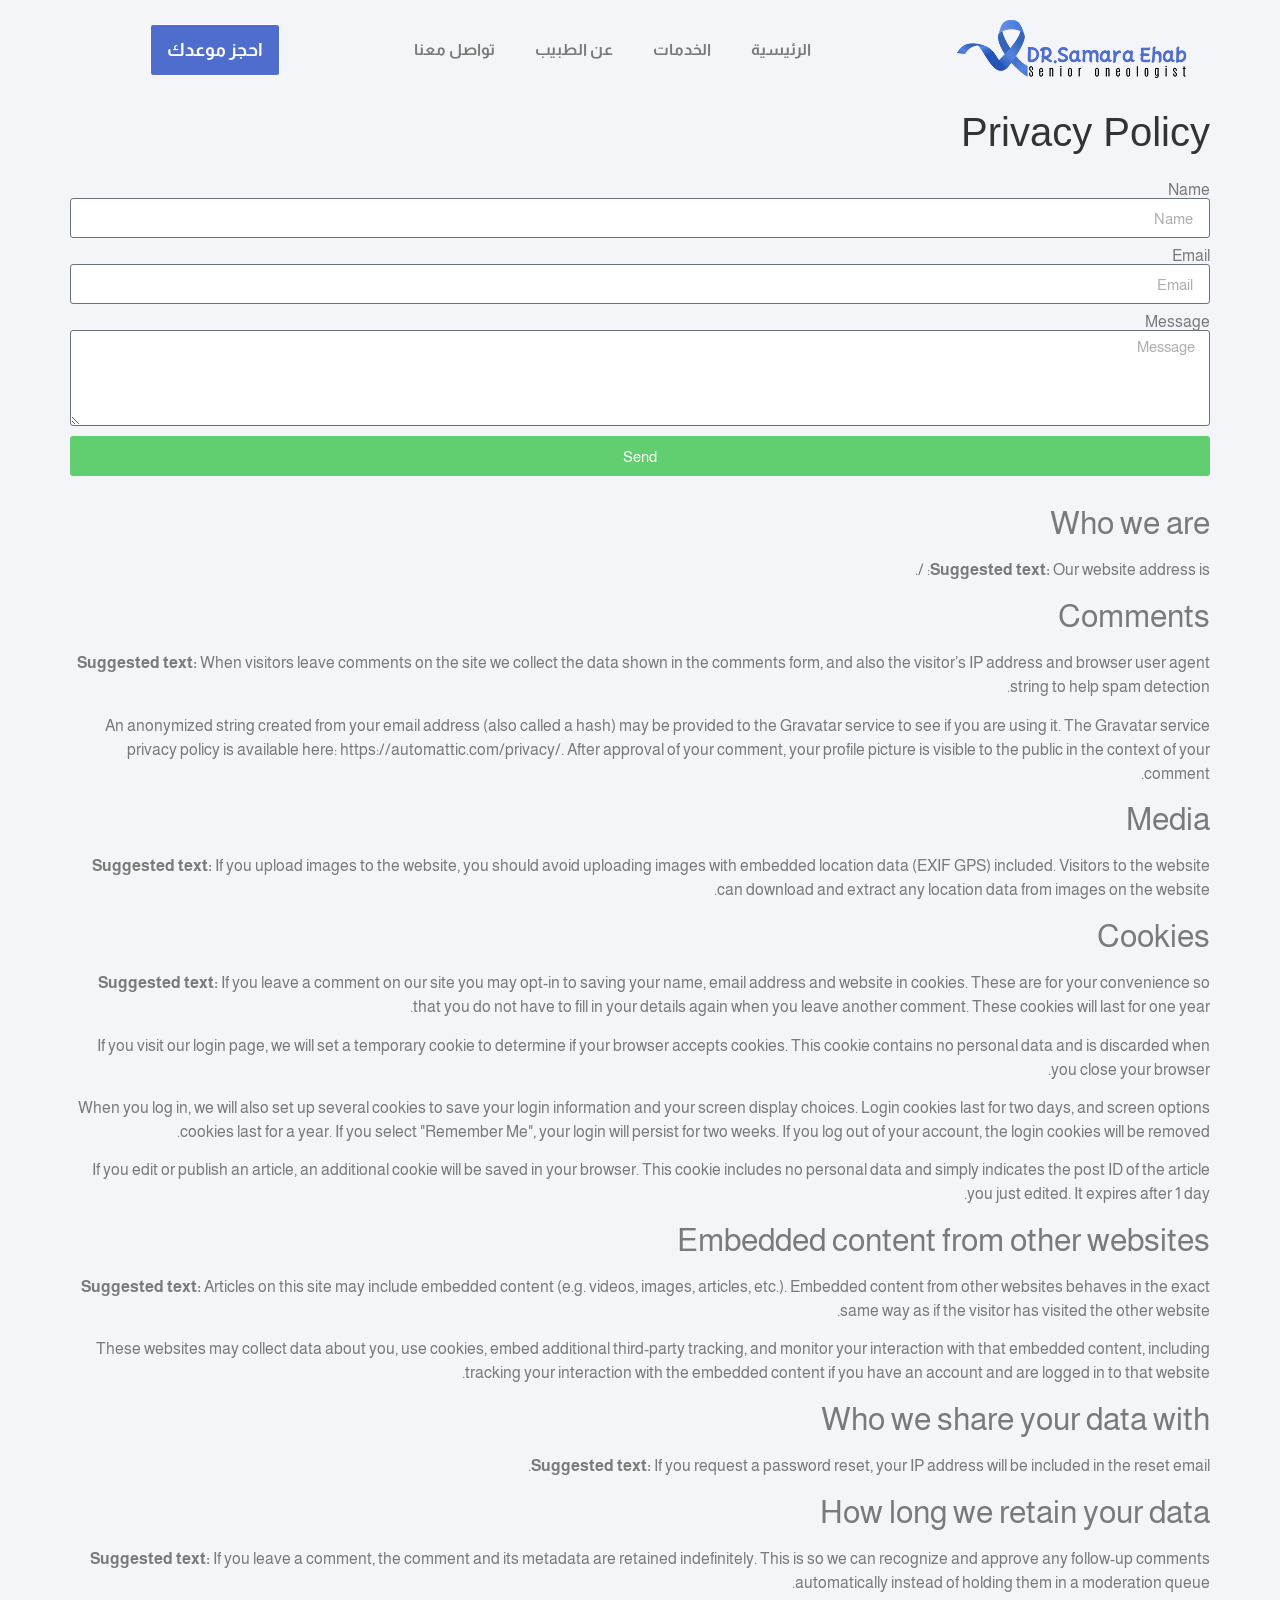
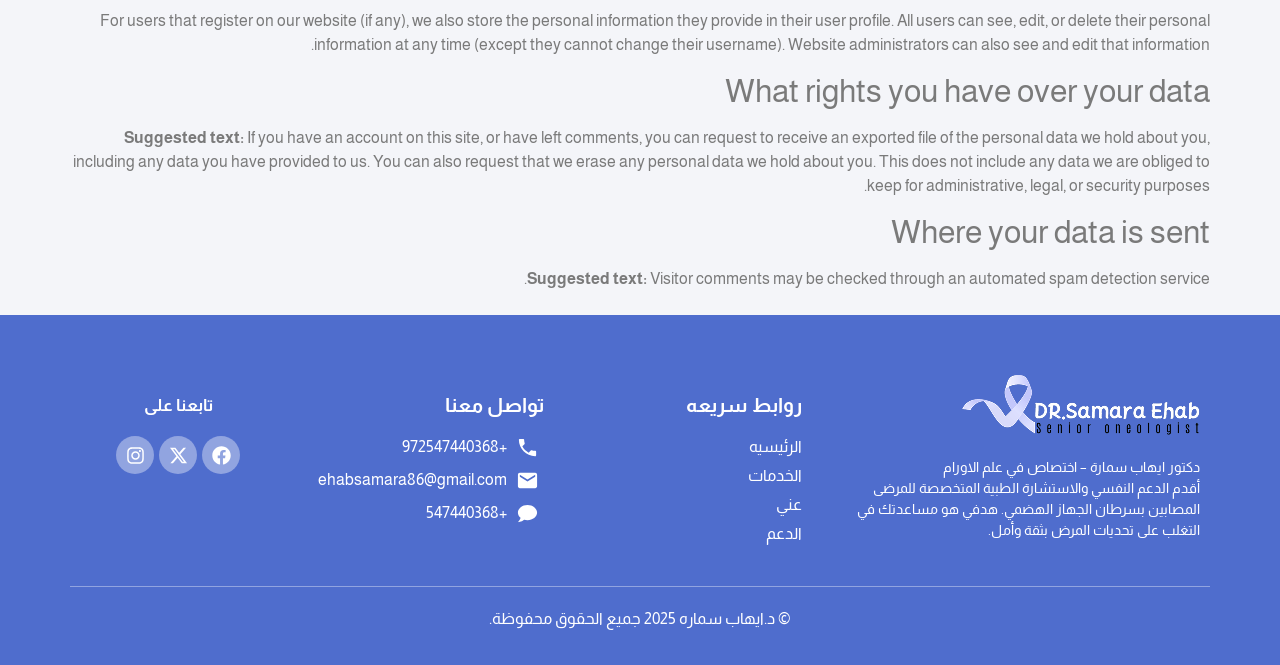
<file: privacy-policy/index.html>
<!doctype html>
<html dir="rtl" lang="ar" prefix="og: https://ogp.me/ns#">
<head>
	<meta charset="UTF-8">
	<meta name="viewport" content="width=device-width, initial-scale=1">
	<link rel="profile" href="https://gmpg.org/xfn/11">
	<title>Privacy Policy - دكتور ايهاب سمارة</title>
	<style>img:is([sizes="auto" i], [sizes^="auto," i]) { contain-intrinsic-size: 3000px 1500px }</style>
	
		<!-- All in One SEO 5.0.5 - aioseo.com -->
	<meta name="description" content="Who we are Suggested text: Our website address is: /. Comments Suggested text: When visitors leave comments on the site we collect the data shown in the comments form, and also the visitor’s IP address and browser user agent string to help spam detection. An anonymized string created from your email address (also called a" />
	<meta name="robots" content="max-image-preview:large" />
	<link rel="canonical" href="/privacy-policy/" />
		<meta name="generator" content="All in One SEO (AIOSEO) 5.0.5" />
		<meta property="og:locale" content="ar_AR" />
		<meta property="og:site_name" content="دكتور ايهاب سمارة - تخصص أورام وسرطانات الجهاز الهضمي" />
		<meta property="og:type" content="article" />
		<meta property="og:title" content="Privacy Policy - دكتور ايهاب سمارة" />
		<meta property="og:description" content="Who we are Suggested text: Our website address is: /. Comments Suggested text: When visitors leave comments on the site we collect the data shown in the comments form, and also the visitor’s IP address and browser user agent string to help spam detection. An anonymized string created from your email address (also called a" />
		<meta property="og:url" content="/privacy-policy/" />
		<meta property="article:published_time" content="2025-09-19T11:26:36+00:00" />
		<meta property="article:modified_time" content="2025-10-17T10:21:53+00:00" />
		<meta name="twitter:card" content="summary_large_image" />
		<meta name="twitter:title" content="Privacy Policy - دكتور ايهاب سمارة" />
		<meta name="twitter:description" content="Who we are Suggested text: Our website address is: /. Comments Suggested text: When visitors leave comments on the site we collect the data shown in the comments form, and also the visitor’s IP address and browser user agent string to help spam detection. An anonymized string created from your email address (also called a" />
		<script type="application/ld+json" class="aioseo-schema">
			{"@context":"https:\/\/schema.org","@graph":[{"@type":"BreadcrumbList","@id":"\/privacy-policy\/#breadcrumblist","itemListElement":[{"@type":"ListItem","@id":"\/#listItem","position":1,"name":"Home","item":"\/","nextItem":{"@type":"ListItem","@id":"\/privacy-policy\/#listItem","name":"Privacy Policy"}},{"@type":"ListItem","@id":"\/privacy-policy\/#listItem","position":2,"name":"Privacy Policy","previousItem":{"@type":"ListItem","@id":"\/#listItem","name":"Home"}}]},{"@type":"Organization","@id":"\/#organization","name":"\u062f\u0643\u062a\u0648\u0631 \u0627\u064a\u0647\u0627\u0628 \u0633\u0645\u0627\u0631\u0629","description":"\u062a\u062e\u0635\u0635 \u0623\u0648\u0631\u0627\u0645 \u0648\u0633\u0631\u0637\u0627\u0646\u0627\u062a \u0627\u0644\u062c\u0647\u0627\u0632 \u0627\u0644\u0647\u0636\u0645\u064a","url":"\/"},{"@type":"WebPage","@id":"\/privacy-policy\/#webpage","url":"\/privacy-policy\/","name":"Privacy Policy - \u062f\u0643\u062a\u0648\u0631 \u0627\u064a\u0647\u0627\u0628 \u0633\u0645\u0627\u0631\u0629","description":"Who we are Suggested text: Our website address is: . Comments Suggested text: When visitors leave comments on the site we collect the data shown in the comments form, and also the visitor\u2019s IP address and browser user agent string to help spam detection. An anonymized string created from your email address (also called a","inLanguage":"ar","isPartOf":{"@id":"\/#website"},"breadcrumb":{"@id":"\/privacy-policy\/#breadcrumblist"},"datePublished":"2025-09-19T11:26:36+00:00","dateModified":"2025-10-17T10:21:53+00:00"},{"@type":"WebSite","@id":"\/#website","url":"\/","name":"\u062f\u0643\u062a\u0648\u0631 \u0627\u064a\u0647\u0627\u0628 \u0633\u0645\u0627\u0631\u0629","description":"\u062a\u062e\u0635\u0635 \u0623\u0648\u0631\u0627\u0645 \u0648\u0633\u0631\u0637\u0627\u0646\u0627\u062a \u0627\u0644\u062c\u0647\u0627\u0632 \u0627\u0644\u0647\u0636\u0645\u064a","inLanguage":"ar","publisher":{"@id":"\/#organization"}}]}
		</script>
		<!-- All in One SEO -->

<link rel='dns-prefetch' href='//cdn-reach.hostinger.com' />
<link rel="alternate" type="application/rss+xml" title="دكتور ايهاب سمارة &laquo; الخلاصة" href="/feed/" />
<link rel="alternate" type="application/rss+xml" title="دكتور ايهاب سمارة &laquo; خلاصة التعليقات" href="/comments/feed/" />
<link rel="alternate" type="application/rss+xml" title="دكتور ايهاب سمارة &laquo; Privacy Policy خلاصة التعليقات" href="/privacy-policy/feed/" />
<script>
window._wpemojiSettings = {"baseUrl":"https:\/\/s.w.org\/images\/core\/emoji\/16.0.1\/72x72\/","ext":".png","svgUrl":"https:\/\/s.w.org\/images\/core\/emoji\/16.0.1\/svg\/","svgExt":".svg","source":{"concatemoji":"\/wp-includes\/js\/wp-emoji-release.min.js?ver=6.8.12"}};
/*! This file is auto-generated */
!function(s,n){var o,i,e;function c(e){try{var t={supportTests:e,timestamp:(new Date).valueOf()};sessionStorage.setItem(o,JSON.stringify(t))}catch(e){}}function p(e,t,n){e.clearRect(0,0,e.canvas.width,e.canvas.height),e.fillText(t,0,0);var t=new Uint32Array(e.getImageData(0,0,e.canvas.width,e.canvas.height).data),a=(e.clearRect(0,0,e.canvas.width,e.canvas.height),e.fillText(n,0,0),new Uint32Array(e.getImageData(0,0,e.canvas.width,e.canvas.height).data));return t.every(function(e,t){return e===a[t]})}function u(e,t){e.clearRect(0,0,e.canvas.width,e.canvas.height),e.fillText(t,0,0);for(var n=e.getImageData(16,16,1,1),a=0;a<n.data.length;a++)if(0!==n.data[a])return!1;return!0}function f(e,t,n,a){switch(t){case"flag":return n(e,"\ud83c\udff3\ufe0f\u200d\u26a7\ufe0f","\ud83c\udff3\ufe0f\u200b\u26a7\ufe0f")?!1:!n(e,"\ud83c\udde8\ud83c\uddf6","\ud83c\udde8\u200b\ud83c\uddf6")&&!n(e,"\ud83c\udff4\udb40\udc67\udb40\udc62\udb40\udc65\udb40\udc6e\udb40\udc67\udb40\udc7f","\ud83c\udff4\u200b\udb40\udc67\u200b\udb40\udc62\u200b\udb40\udc65\u200b\udb40\udc6e\u200b\udb40\udc67\u200b\udb40\udc7f");case"emoji":return!a(e,"\ud83e\udedf")}return!1}function g(e,t,n,a){var r="undefined"!=typeof WorkerGlobalScope&&self instanceof WorkerGlobalScope?new OffscreenCanvas(300,150):s.createElement("canvas"),o=r.getContext("2d",{willReadFrequently:!0}),i=(o.textBaseline="top",o.font="600 32px Arial",{});return e.forEach(function(e){i[e]=t(o,e,n,a)}),i}function t(e){var t=s.createElement("script");t.src=e,t.defer=!0,s.head.appendChild(t)}"undefined"!=typeof Promise&&(o="wpEmojiSettingsSupports",i=["flag","emoji"],n.supports={everything:!0,everythingExceptFlag:!0},e=new Promise(function(e){s.addEventListener("DOMContentLoaded",e,{once:!0})}),new Promise(function(t){var n=function(){try{var e=JSON.parse(sessionStorage.getItem(o));if("object"==typeof e&&"number"==typeof e.timestamp&&(new Date).valueOf()<e.timestamp+604800&&"object"==typeof e.supportTests)return e.supportTests}catch(e){}return null}();if(!n){if("undefined"!=typeof Worker&&"undefined"!=typeof OffscreenCanvas&&"undefined"!=typeof URL&&URL.createObjectURL&&"undefined"!=typeof Blob)try{var e="postMessage("+g.toString()+"("+[JSON.stringify(i),f.toString(),p.toString(),u.toString()].join(",")+"));",a=new Blob([e],{type:"text/javascript"}),r=new Worker(URL.createObjectURL(a),{name:"wpTestEmojiSupports"});return void(r.onmessage=function(e){c(n=e.data),r.terminate(),t(n)})}catch(e){}c(n=g(i,f,p,u))}t(n)}).then(function(e){for(var t in e)n.supports[t]=e[t],n.supports.everything=n.supports.everything&&n.supports[t],"flag"!==t&&(n.supports.everythingExceptFlag=n.supports.everythingExceptFlag&&n.supports[t]);n.supports.everythingExceptFlag=n.supports.everythingExceptFlag&&!n.supports.flag,n.DOMReady=!1,n.readyCallback=function(){n.DOMReady=!0}}).then(function(){return e}).then(function(){var e;n.supports.everything||(n.readyCallback(),(e=n.source||{}).concatemoji?t(e.concatemoji):e.wpemoji&&e.twemoji&&(t(e.twemoji),t(e.wpemoji)))}))}((window,document),window._wpemojiSettings);
</script>
<style id='wp-emoji-styles-inline-css'>

	img.wp-smiley, img.emoji {
		display: inline !important;
		border: none !important;
		box-shadow: none !important;
		height: 1em !important;
		width: 1em !important;
		margin: 0 0.07em !important;
		vertical-align: -0.1em !important;
		background: none !important;
		padding: 0 !important;
	}
</style>
<link rel='stylesheet' id='wp-block-library-rtl-css' href='/wp-includes/css/dist/block-library/style-rtl.min.css?ver=6.8.12' media='all' />
<link rel='stylesheet' id='pll-language-switcher-css' href='/wp-content/plugins/polylang/css/build/language-switcher.min.css?ver=3.9.2' media='all' />
<link rel='stylesheet' id='pll-navigation-language-switcher-css' href='/wp-content/plugins/polylang/css/build/navigation-language-switcher.min.css?ver=3.9.2' media='all' />
<link rel='stylesheet' id='hostinger-reach-subscription-block-css' href='/wp-content/plugins/hostinger-reach/frontend/dist/blocks/subscription.css?ver=1790961013' media='all' />
<link rel='stylesheet' id='aioseo/css/src/vue/standalone/blocks/table-of-contents/global.scss-css' href='/wp-content/plugins/all-in-one-seo-pack/dist/Lite/assets/css/table-of-contents/global.e90f6d47.css?ver=5.0.5' media='all' />
<style id='global-styles-inline-css'>
:root{--wp--preset--aspect-ratio--square: 1;--wp--preset--aspect-ratio--4-3: 4/3;--wp--preset--aspect-ratio--3-4: 3/4;--wp--preset--aspect-ratio--3-2: 3/2;--wp--preset--aspect-ratio--2-3: 2/3;--wp--preset--aspect-ratio--16-9: 16/9;--wp--preset--aspect-ratio--9-16: 9/16;--wp--preset--color--black: #000000;--wp--preset--color--cyan-bluish-gray: #abb8c3;--wp--preset--color--white: #ffffff;--wp--preset--color--pale-pink: #f78da7;--wp--preset--color--vivid-red: #cf2e2e;--wp--preset--color--luminous-vivid-orange: #ff6900;--wp--preset--color--luminous-vivid-amber: #fcb900;--wp--preset--color--light-green-cyan: #7bdcb5;--wp--preset--color--vivid-green-cyan: #00d084;--wp--preset--color--pale-cyan-blue: #8ed1fc;--wp--preset--color--vivid-cyan-blue: #0693e3;--wp--preset--color--vivid-purple: #9b51e0;--wp--preset--gradient--vivid-cyan-blue-to-vivid-purple: linear-gradient(135deg,rgba(6,147,227,1) 0%,rgb(155,81,224) 100%);--wp--preset--gradient--light-green-cyan-to-vivid-green-cyan: linear-gradient(135deg,rgb(122,220,180) 0%,rgb(0,208,130) 100%);--wp--preset--gradient--luminous-vivid-amber-to-luminous-vivid-orange: linear-gradient(135deg,rgba(252,185,0,1) 0%,rgba(255,105,0,1) 100%);--wp--preset--gradient--luminous-vivid-orange-to-vivid-red: linear-gradient(135deg,rgba(255,105,0,1) 0%,rgb(207,46,46) 100%);--wp--preset--gradient--very-light-gray-to-cyan-bluish-gray: linear-gradient(135deg,rgb(238,238,238) 0%,rgb(169,184,195) 100%);--wp--preset--gradient--cool-to-warm-spectrum: linear-gradient(135deg,rgb(74,234,220) 0%,rgb(151,120,209) 20%,rgb(207,42,186) 40%,rgb(238,44,130) 60%,rgb(251,105,98) 80%,rgb(254,248,76) 100%);--wp--preset--gradient--blush-light-purple: linear-gradient(135deg,rgb(255,206,236) 0%,rgb(152,150,240) 100%);--wp--preset--gradient--blush-bordeaux: linear-gradient(135deg,rgb(254,205,165) 0%,rgb(254,45,45) 50%,rgb(107,0,62) 100%);--wp--preset--gradient--luminous-dusk: linear-gradient(135deg,rgb(255,203,112) 0%,rgb(199,81,192) 50%,rgb(65,88,208) 100%);--wp--preset--gradient--pale-ocean: linear-gradient(135deg,rgb(255,245,203) 0%,rgb(182,227,212) 50%,rgb(51,167,181) 100%);--wp--preset--gradient--electric-grass: linear-gradient(135deg,rgb(202,248,128) 0%,rgb(113,206,126) 100%);--wp--preset--gradient--midnight: linear-gradient(135deg,rgb(2,3,129) 0%,rgb(40,116,252) 100%);--wp--preset--font-size--small: 13px;--wp--preset--font-size--medium: 20px;--wp--preset--font-size--large: 36px;--wp--preset--font-size--x-large: 42px;--wp--preset--spacing--20: 0.44rem;--wp--preset--spacing--30: 0.67rem;--wp--preset--spacing--40: 1rem;--wp--preset--spacing--50: 1.5rem;--wp--preset--spacing--60: 2.25rem;--wp--preset--spacing--70: 3.38rem;--wp--preset--spacing--80: 5.06rem;--wp--preset--shadow--natural: 6px 6px 9px rgba(0, 0, 0, 0.2);--wp--preset--shadow--deep: 12px 12px 50px rgba(0, 0, 0, 0.4);--wp--preset--shadow--sharp: 6px 6px 0px rgba(0, 0, 0, 0.2);--wp--preset--shadow--outlined: 6px 6px 0px -3px rgba(255, 255, 255, 1), 6px 6px rgba(0, 0, 0, 1);--wp--preset--shadow--crisp: 6px 6px 0px rgba(0, 0, 0, 1);}:root { --wp--style--global--content-size: 800px;--wp--style--global--wide-size: 1200px; }:where(body) { margin: 0; }.wp-site-blocks > .alignleft { float: left; margin-right: 2em; }.wp-site-blocks > .alignright { float: right; margin-left: 2em; }.wp-site-blocks > .aligncenter { justify-content: center; margin-left: auto; margin-right: auto; }:where(.wp-site-blocks) > * { margin-block-start: 24px; margin-block-end: 0; }:where(.wp-site-blocks) > :first-child { margin-block-start: 0; }:where(.wp-site-blocks) > :last-child { margin-block-end: 0; }:root { --wp--style--block-gap: 24px; }:root :where(.is-layout-flow) > :first-child{margin-block-start: 0;}:root :where(.is-layout-flow) > :last-child{margin-block-end: 0;}:root :where(.is-layout-flow) > *{margin-block-start: 24px;margin-block-end: 0;}:root :where(.is-layout-constrained) > :first-child{margin-block-start: 0;}:root :where(.is-layout-constrained) > :last-child{margin-block-end: 0;}:root :where(.is-layout-constrained) > *{margin-block-start: 24px;margin-block-end: 0;}:root :where(.is-layout-flex){gap: 24px;}:root :where(.is-layout-grid){gap: 24px;}.is-layout-flow > .alignleft{float: left;margin-inline-start: 0;margin-inline-end: 2em;}.is-layout-flow > .alignright{float: right;margin-inline-start: 2em;margin-inline-end: 0;}.is-layout-flow > .aligncenter{margin-left: auto !important;margin-right: auto !important;}.is-layout-constrained > .alignleft{float: left;margin-inline-start: 0;margin-inline-end: 2em;}.is-layout-constrained > .alignright{float: right;margin-inline-start: 2em;margin-inline-end: 0;}.is-layout-constrained > .aligncenter{margin-left: auto !important;margin-right: auto !important;}.is-layout-constrained > :where(:not(.alignleft):not(.alignright):not(.alignfull)){max-width: var(--wp--style--global--content-size);margin-left: auto !important;margin-right: auto !important;}.is-layout-constrained > .alignwide{max-width: var(--wp--style--global--wide-size);}body .is-layout-flex{display: flex;}.is-layout-flex{flex-wrap: wrap;align-items: center;}.is-layout-flex > :is(*, div){margin: 0;}body .is-layout-grid{display: grid;}.is-layout-grid > :is(*, div){margin: 0;}body{padding-top: 0px;padding-right: 0px;padding-bottom: 0px;padding-left: 0px;}a:where(:not(.wp-element-button)){text-decoration: underline;}:root :where(.wp-element-button, .wp-block-button__link){background-color: #32373c;border-width: 0;color: #fff;font-family: inherit;font-size: inherit;line-height: inherit;padding: calc(0.667em + 2px) calc(1.333em + 2px);text-decoration: none;}.has-black-color{color: var(--wp--preset--color--black) !important;}.has-cyan-bluish-gray-color{color: var(--wp--preset--color--cyan-bluish-gray) !important;}.has-white-color{color: var(--wp--preset--color--white) !important;}.has-pale-pink-color{color: var(--wp--preset--color--pale-pink) !important;}.has-vivid-red-color{color: var(--wp--preset--color--vivid-red) !important;}.has-luminous-vivid-orange-color{color: var(--wp--preset--color--luminous-vivid-orange) !important;}.has-luminous-vivid-amber-color{color: var(--wp--preset--color--luminous-vivid-amber) !important;}.has-light-green-cyan-color{color: var(--wp--preset--color--light-green-cyan) !important;}.has-vivid-green-cyan-color{color: var(--wp--preset--color--vivid-green-cyan) !important;}.has-pale-cyan-blue-color{color: var(--wp--preset--color--pale-cyan-blue) !important;}.has-vivid-cyan-blue-color{color: var(--wp--preset--color--vivid-cyan-blue) !important;}.has-vivid-purple-color{color: var(--wp--preset--color--vivid-purple) !important;}.has-black-background-color{background-color: var(--wp--preset--color--black) !important;}.has-cyan-bluish-gray-background-color{background-color: var(--wp--preset--color--cyan-bluish-gray) !important;}.has-white-background-color{background-color: var(--wp--preset--color--white) !important;}.has-pale-pink-background-color{background-color: var(--wp--preset--color--pale-pink) !important;}.has-vivid-red-background-color{background-color: var(--wp--preset--color--vivid-red) !important;}.has-luminous-vivid-orange-background-color{background-color: var(--wp--preset--color--luminous-vivid-orange) !important;}.has-luminous-vivid-amber-background-color{background-color: var(--wp--preset--color--luminous-vivid-amber) !important;}.has-light-green-cyan-background-color{background-color: var(--wp--preset--color--light-green-cyan) !important;}.has-vivid-green-cyan-background-color{background-color: var(--wp--preset--color--vivid-green-cyan) !important;}.has-pale-cyan-blue-background-color{background-color: var(--wp--preset--color--pale-cyan-blue) !important;}.has-vivid-cyan-blue-background-color{background-color: var(--wp--preset--color--vivid-cyan-blue) !important;}.has-vivid-purple-background-color{background-color: var(--wp--preset--color--vivid-purple) !important;}.has-black-border-color{border-color: var(--wp--preset--color--black) !important;}.has-cyan-bluish-gray-border-color{border-color: var(--wp--preset--color--cyan-bluish-gray) !important;}.has-white-border-color{border-color: var(--wp--preset--color--white) !important;}.has-pale-pink-border-color{border-color: var(--wp--preset--color--pale-pink) !important;}.has-vivid-red-border-color{border-color: var(--wp--preset--color--vivid-red) !important;}.has-luminous-vivid-orange-border-color{border-color: var(--wp--preset--color--luminous-vivid-orange) !important;}.has-luminous-vivid-amber-border-color{border-color: var(--wp--preset--color--luminous-vivid-amber) !important;}.has-light-green-cyan-border-color{border-color: var(--wp--preset--color--light-green-cyan) !important;}.has-vivid-green-cyan-border-color{border-color: var(--wp--preset--color--vivid-green-cyan) !important;}.has-pale-cyan-blue-border-color{border-color: var(--wp--preset--color--pale-cyan-blue) !important;}.has-vivid-cyan-blue-border-color{border-color: var(--wp--preset--color--vivid-cyan-blue) !important;}.has-vivid-purple-border-color{border-color: var(--wp--preset--color--vivid-purple) !important;}.has-vivid-cyan-blue-to-vivid-purple-gradient-background{background: var(--wp--preset--gradient--vivid-cyan-blue-to-vivid-purple) !important;}.has-light-green-cyan-to-vivid-green-cyan-gradient-background{background: var(--wp--preset--gradient--light-green-cyan-to-vivid-green-cyan) !important;}.has-luminous-vivid-amber-to-luminous-vivid-orange-gradient-background{background: var(--wp--preset--gradient--luminous-vivid-amber-to-luminous-vivid-orange) !important;}.has-luminous-vivid-orange-to-vivid-red-gradient-background{background: var(--wp--preset--gradient--luminous-vivid-orange-to-vivid-red) !important;}.has-very-light-gray-to-cyan-bluish-gray-gradient-background{background: var(--wp--preset--gradient--very-light-gray-to-cyan-bluish-gray) !important;}.has-cool-to-warm-spectrum-gradient-background{background: var(--wp--preset--gradient--cool-to-warm-spectrum) !important;}.has-blush-light-purple-gradient-background{background: var(--wp--preset--gradient--blush-light-purple) !important;}.has-blush-bordeaux-gradient-background{background: var(--wp--preset--gradient--blush-bordeaux) !important;}.has-luminous-dusk-gradient-background{background: var(--wp--preset--gradient--luminous-dusk) !important;}.has-pale-ocean-gradient-background{background: var(--wp--preset--gradient--pale-ocean) !important;}.has-electric-grass-gradient-background{background: var(--wp--preset--gradient--electric-grass) !important;}.has-midnight-gradient-background{background: var(--wp--preset--gradient--midnight) !important;}.has-small-font-size{font-size: var(--wp--preset--font-size--small) !important;}.has-medium-font-size{font-size: var(--wp--preset--font-size--medium) !important;}.has-large-font-size{font-size: var(--wp--preset--font-size--large) !important;}.has-x-large-font-size{font-size: var(--wp--preset--font-size--x-large) !important;}
:root :where(.wp-block-pullquote){font-size: 1.5em;line-height: 1.6;}
</style>
<link rel='stylesheet' id='hello-elementor-css' href='/wp-content/themes/hello-elementor/assets/css/reset.css?ver=3.4.4' media='all' />
<link rel='stylesheet' id='hello-elementor-theme-style-css' href='/wp-content/themes/hello-elementor/assets/css/theme.css?ver=3.4.4' media='all' />
<link rel='stylesheet' id='hello-elementor-header-footer-css' href='/wp-content/themes/hello-elementor/assets/css/header-footer.css?ver=3.4.4' media='all' />
<link rel='stylesheet' id='elementor-frontend-css' href='/wp-content/uploads/elementor/css/custom-frontend.min.css?ver=1795180134' media='all' />
<style id='elementor-frontend-inline-css'>
.elementor-kit-5{--e-global-color-primary:#6EC1E4;--e-global-color-secondary:#54595F;--e-global-color-text:#7A7A7A;--e-global-color-accent:#61CE70;--e-global-typography-primary-font-family:"Almarai";--e-global-typography-primary-font-weight:600;--e-global-typography-secondary-font-family:"Almarai";--e-global-typography-secondary-font-weight:400;--e-global-typography-text-font-family:"Almarai";--e-global-typography-text-font-weight:400;--e-global-typography-accent-font-family:"Almarai";--e-global-typography-accent-font-weight:500;background-color:#F4F5F9;}.elementor-kit-5 e-page-transition{background-color:#FFBC7D;}.elementor-section.elementor-section-boxed > .elementor-container{max-width:1140px;}.e-con{--container-max-width:1140px;}.elementor-widget:not(:last-child){margin-block-end:20px;}.elementor-element{--widgets-spacing:20px 20px;--widgets-spacing-row:20px;--widgets-spacing-column:20px;}{}h1.entry-title{display:var(--page-title-display);}.site-header .site-branding{flex-direction:column;align-items:stretch;}.site-header{padding-inline-end:0px;padding-inline-start:0px;}.site-footer .site-branding{flex-direction:column;align-items:stretch;}@media(max-width:1024px){.elementor-section.elementor-section-boxed > .elementor-container{max-width:1024px;}.e-con{--container-max-width:1024px;}}@media(max-width:767px){.elementor-section.elementor-section-boxed > .elementor-container{max-width:767px;}.e-con{--container-max-width:767px;}}
.elementor-3 .elementor-element.elementor-element-24e9ca67{--display:flex;}.elementor-widget-form .elementor-field-group > label, .elementor-widget-form .elementor-field-subgroup label{color:var( --e-global-color-text );}.elementor-widget-form .elementor-field-group > label{font-family:var( --e-global-typography-text-font-family ), Sans-serif;font-weight:var( --e-global-typography-text-font-weight );}.elementor-widget-form .elementor-field-type-html{color:var( --e-global-color-text );font-family:var( --e-global-typography-text-font-family ), Sans-serif;font-weight:var( --e-global-typography-text-font-weight );}.elementor-widget-form .elementor-field-group .elementor-field{color:var( --e-global-color-text );}.elementor-widget-form .elementor-field-group .elementor-field, .elementor-widget-form .elementor-field-subgroup label{font-family:var( --e-global-typography-text-font-family ), Sans-serif;font-weight:var( --e-global-typography-text-font-weight );}.elementor-widget-form .elementor-button{font-family:var( --e-global-typography-accent-font-family ), Sans-serif;font-weight:var( --e-global-typography-accent-font-weight );}.elementor-widget-form .e-form__buttons__wrapper__button-next{background-color:var( --e-global-color-accent );}.elementor-widget-form .elementor-button[type="submit"]{background-color:var( --e-global-color-accent );}.elementor-widget-form .e-form__buttons__wrapper__button-previous{background-color:var( --e-global-color-accent );}.elementor-widget-form .elementor-message{font-family:var( --e-global-typography-text-font-family ), Sans-serif;font-weight:var( --e-global-typography-text-font-weight );}.elementor-widget-form .e-form__indicators__indicator, .elementor-widget-form .e-form__indicators__indicator__label{font-family:var( --e-global-typography-accent-font-family ), Sans-serif;font-weight:var( --e-global-typography-accent-font-weight );}.elementor-widget-form{--e-form-steps-indicator-inactive-primary-color:var( --e-global-color-text );--e-form-steps-indicator-active-primary-color:var( --e-global-color-accent );--e-form-steps-indicator-completed-primary-color:var( --e-global-color-accent );--e-form-steps-indicator-progress-color:var( --e-global-color-accent );--e-form-steps-indicator-progress-background-color:var( --e-global-color-text );--e-form-steps-indicator-progress-meter-color:var( --e-global-color-text );}.elementor-widget-form .e-form__indicators__indicator__progress__meter{font-family:var( --e-global-typography-accent-font-family ), Sans-serif;font-weight:var( --e-global-typography-accent-font-weight );}.elementor-3 .elementor-element.elementor-element-37f1de1 .elementor-field-group{padding-right:calc( 10px/2 );padding-left:calc( 10px/2 );margin-bottom:10px;}.elementor-3 .elementor-element.elementor-element-37f1de1 .elementor-form-fields-wrapper{margin-left:calc( -10px/2 );margin-right:calc( -10px/2 );margin-bottom:-10px;}.elementor-3 .elementor-element.elementor-element-37f1de1 .elementor-field-group.recaptcha_v3-bottomleft, .elementor-3 .elementor-element.elementor-element-37f1de1 .elementor-field-group.recaptcha_v3-bottomright{margin-bottom:0;}body.rtl .elementor-3 .elementor-element.elementor-element-37f1de1 .elementor-labels-inline .elementor-field-group > label{padding-left:0px;}body:not(.rtl) .elementor-3 .elementor-element.elementor-element-37f1de1 .elementor-labels-inline .elementor-field-group > label{padding-right:0px;}body .elementor-3 .elementor-element.elementor-element-37f1de1 .elementor-labels-above .elementor-field-group > label{padding-bottom:0px;}.elementor-3 .elementor-element.elementor-element-37f1de1 .elementor-field-type-html{padding-bottom:0px;}.elementor-3 .elementor-element.elementor-element-37f1de1 .elementor-field-group:not(.elementor-field-type-upload) .elementor-field:not(.elementor-select-wrapper){background-color:#ffffff;}.elementor-3 .elementor-element.elementor-element-37f1de1 .elementor-field-group .elementor-select-wrapper select{background-color:#ffffff;}.elementor-3 .elementor-element.elementor-element-37f1de1 .e-form__buttons__wrapper__button-next{color:#ffffff;}.elementor-3 .elementor-element.elementor-element-37f1de1 .elementor-button[type="submit"]{color:#ffffff;}.elementor-3 .elementor-element.elementor-element-37f1de1 .elementor-button[type="submit"] svg *{fill:#ffffff;}.elementor-3 .elementor-element.elementor-element-37f1de1 .e-form__buttons__wrapper__button-previous{color:#ffffff;}.elementor-3 .elementor-element.elementor-element-37f1de1 .e-form__buttons__wrapper__button-next:hover{color:#ffffff;}.elementor-3 .elementor-element.elementor-element-37f1de1 .elementor-button[type="submit"]:hover{color:#ffffff;}.elementor-3 .elementor-element.elementor-element-37f1de1 .elementor-button[type="submit"]:hover svg *{fill:#ffffff;}.elementor-3 .elementor-element.elementor-element-37f1de1 .e-form__buttons__wrapper__button-previous:hover{color:#ffffff;}.elementor-3 .elementor-element.elementor-element-37f1de1{--e-form-steps-indicators-spacing:20px;--e-form-steps-indicator-padding:30px;--e-form-steps-indicator-inactive-secondary-color:#ffffff;--e-form-steps-indicator-active-secondary-color:#ffffff;--e-form-steps-indicator-completed-secondary-color:#ffffff;--e-form-steps-divider-width:1px;--e-form-steps-divider-gap:10px;}.elementor-widget-text-editor{font-family:var( --e-global-typography-text-font-family ), Sans-serif;font-weight:var( --e-global-typography-text-font-weight );color:var( --e-global-color-text );}.elementor-widget-text-editor.elementor-drop-cap-view-stacked .elementor-drop-cap{background-color:var( --e-global-color-primary );}.elementor-widget-text-editor.elementor-drop-cap-view-framed .elementor-drop-cap, .elementor-widget-text-editor.elementor-drop-cap-view-default .elementor-drop-cap{color:var( --e-global-color-primary );border-color:var( --e-global-color-primary );}
.elementor-26 .elementor-element.elementor-element-33dd42f{--display:flex;--flex-direction:row;--container-widget-width:calc( ( 1 - var( --container-widget-flex-grow ) ) * 100% );--container-widget-height:100%;--container-widget-flex-grow:1;--container-widget-align-self:stretch;--flex-wrap-mobile:wrap;--justify-content:center;--align-items:center;}.elementor-26 .elementor-element.elementor-element-903f1ca{--display:flex;}.elementor-widget-image .widget-image-caption{color:var( --e-global-color-text );font-family:var( --e-global-typography-text-font-family ), Sans-serif;font-weight:var( --e-global-typography-text-font-weight );}.elementor-26 .elementor-element.elementor-element-889938a{--display:flex;}.elementor-widget-nav-menu .elementor-nav-menu .elementor-item{font-family:var( --e-global-typography-primary-font-family ), Sans-serif;font-weight:var( --e-global-typography-primary-font-weight );}.elementor-widget-nav-menu .elementor-nav-menu--main .elementor-item{color:var( --e-global-color-text );fill:var( --e-global-color-text );}.elementor-widget-nav-menu .elementor-nav-menu--main .elementor-item:hover,
					.elementor-widget-nav-menu .elementor-nav-menu--main .elementor-item.elementor-item-active,
					.elementor-widget-nav-menu .elementor-nav-menu--main .elementor-item.highlighted,
					.elementor-widget-nav-menu .elementor-nav-menu--main .elementor-item:focus{color:var( --e-global-color-accent );fill:var( --e-global-color-accent );}.elementor-widget-nav-menu .elementor-nav-menu--main:not(.e--pointer-framed) .elementor-item:before,
					.elementor-widget-nav-menu .elementor-nav-menu--main:not(.e--pointer-framed) .elementor-item:after{background-color:var( --e-global-color-accent );}.elementor-widget-nav-menu .e--pointer-framed .elementor-item:before,
					.elementor-widget-nav-menu .e--pointer-framed .elementor-item:after{border-color:var( --e-global-color-accent );}.elementor-widget-nav-menu{--e-nav-menu-divider-color:var( --e-global-color-text );}.elementor-widget-nav-menu .elementor-nav-menu--dropdown .elementor-item, .elementor-widget-nav-menu .elementor-nav-menu--dropdown  .elementor-sub-item{font-family:var( --e-global-typography-accent-font-family ), Sans-serif;font-weight:var( --e-global-typography-accent-font-weight );}.elementor-26 .elementor-element.elementor-element-b63b78f .elementor-menu-toggle{margin:0 auto;}.elementor-26 .elementor-element.elementor-element-b63b78f .elementor-nav-menu .elementor-item{font-family:"Almarai", Sans-serif;font-weight:600;}.elementor-26 .elementor-element.elementor-element-b63b78f .elementor-nav-menu--main .elementor-item:hover,
					.elementor-26 .elementor-element.elementor-element-b63b78f .elementor-nav-menu--main .elementor-item.elementor-item-active,
					.elementor-26 .elementor-element.elementor-element-b63b78f .elementor-nav-menu--main .elementor-item.highlighted,
					.elementor-26 .elementor-element.elementor-element-b63b78f .elementor-nav-menu--main .elementor-item:focus{color:#4F6DCD;fill:#4F6DCD;}.elementor-26 .elementor-element.elementor-element-b63b78f .elementor-nav-menu--main:not(.e--pointer-framed) .elementor-item:before,
					.elementor-26 .elementor-element.elementor-element-b63b78f .elementor-nav-menu--main:not(.e--pointer-framed) .elementor-item:after{background-color:#4F6DCD;}.elementor-26 .elementor-element.elementor-element-b63b78f .e--pointer-framed .elementor-item:before,
					.elementor-26 .elementor-element.elementor-element-b63b78f .e--pointer-framed .elementor-item:after{border-color:#4F6DCD;}.elementor-26 .elementor-element.elementor-element-b63b78f .elementor-nav-menu--main .elementor-item.elementor-item-active{color:#4F6DCD;}.elementor-26 .elementor-element.elementor-element-b63b78f .elementor-nav-menu--main:not(.e--pointer-framed) .elementor-item.elementor-item-active:before,
					.elementor-26 .elementor-element.elementor-element-b63b78f .elementor-nav-menu--main:not(.e--pointer-framed) .elementor-item.elementor-item-active:after{background-color:#4F6DCD;}.elementor-26 .elementor-element.elementor-element-b63b78f .e--pointer-framed .elementor-item.elementor-item-active:before,
					.elementor-26 .elementor-element.elementor-element-b63b78f .e--pointer-framed .elementor-item.elementor-item-active:after{border-color:#4F6DCD;}.elementor-26 .elementor-element.elementor-element-eea7841{--display:flex;}.elementor-widget-button .elementor-button{background-color:var( --e-global-color-accent );font-family:var( --e-global-typography-accent-font-family ), Sans-serif;font-weight:var( --e-global-typography-accent-font-weight );}.elementor-26 .elementor-element.elementor-element-1ab05ba .elementor-button{background-color:#4F6DCD;font-family:"Almarai", Sans-serif;font-size:18px;font-weight:600;border-style:solid;border-width:1px 1px 1px 1px;padding:16px 16px 16px 16px;}.elementor-26 .elementor-element.elementor-element-1ab05ba .elementor-button:hover, .elementor-26 .elementor-element.elementor-element-1ab05ba .elementor-button:focus{background-color:#FFFFFF;color:#4F6DCD;border-color:#4F6DCD;}.elementor-26 .elementor-element.elementor-element-1ab05ba > .elementor-widget-container{padding:0px 0px 0px 0px;}.elementor-26 .elementor-element.elementor-element-1ab05ba .elementor-button:hover svg, .elementor-26 .elementor-element.elementor-element-1ab05ba .elementor-button:focus svg{fill:#4F6DCD;}.elementor-theme-builder-content-area{height:400px;}.elementor-location-header:before, .elementor-location-footer:before{content:"";display:table;clear:both;}@media(min-width:768px){.elementor-26 .elementor-element.elementor-element-903f1ca{--width:25%;}.elementor-26 .elementor-element.elementor-element-889938a{--width:55%;}.elementor-26 .elementor-element.elementor-element-eea7841{--width:20%;}}@media(max-width:767px){.elementor-26 .elementor-element.elementor-element-33dd42f{--gap:0px 0px;--row-gap:0px;--column-gap:0px;--margin-top:0px;--margin-bottom:0px;--margin-left:0px;--margin-right:0px;--padding-top:0px;--padding-bottom:0px;--padding-left:0px;--padding-right:0px;}.elementor-26 .elementor-element.elementor-element-903f1ca{--width:100%;--margin-top:0px;--margin-bottom:0px;--margin-left:0px;--margin-right:0px;--padding-top:20px;--padding-bottom:20px;--padding-left:0px;--padding-right:0px;}.elementor-26 .elementor-element.elementor-element-889938a{--width:60%;--gap:0px 0px;--row-gap:0px;--column-gap:0px;--margin-top:0px;--margin-bottom:0px;--margin-left:0px;--margin-right:0px;--padding-top:10px;--padding-bottom:10px;--padding-left:0px;--padding-right:0px;}.elementor-26 .elementor-element.elementor-element-eea7841{--width:40%;--margin-top:0px;--margin-bottom:0px;--margin-left:0px;--margin-right:0px;--padding-top:10px;--padding-bottom:10px;--padding-left:0px;--padding-right:0px;}.elementor-26 .elementor-element.elementor-element-1ab05ba .elementor-button{font-size:15px;}}
.elementor-82 .elementor-element.elementor-element-250860e{--display:flex;--flex-direction:column;--container-widget-width:100%;--container-widget-height:initial;--container-widget-flex-grow:0;--container-widget-align-self:initial;--flex-wrap-mobile:wrap;--padding-top:0px;--padding-bottom:0px;--padding-left:0px;--padding-right:0px;}.elementor-82 .elementor-element.elementor-element-250860e:not(.elementor-motion-effects-element-type-background), .elementor-82 .elementor-element.elementor-element-250860e > .elementor-motion-effects-container > .elementor-motion-effects-layer{background-color:#4F6DCD;}.elementor-82 .elementor-element.elementor-element-8cf99a0{--display:flex;--flex-direction:row;--container-widget-width:initial;--container-widget-height:100%;--container-widget-flex-grow:1;--container-widget-align-self:stretch;--flex-wrap-mobile:wrap;--padding-top:50px;--padding-bottom:0px;--padding-left:0px;--padding-right:0px;}.elementor-82 .elementor-element.elementor-element-384841d{--display:flex;}.elementor-widget-image .widget-image-caption{color:var( --e-global-color-text );font-family:var( --e-global-typography-text-font-family ), Sans-serif;font-weight:var( --e-global-typography-text-font-weight );}.elementor-82 .elementor-element.elementor-element-d921559{text-align:start;}.elementor-widget-text-editor{font-family:var( --e-global-typography-text-font-family ), Sans-serif;font-weight:var( --e-global-typography-text-font-weight );color:var( --e-global-color-text );}.elementor-widget-text-editor.elementor-drop-cap-view-stacked .elementor-drop-cap{background-color:var( --e-global-color-primary );}.elementor-widget-text-editor.elementor-drop-cap-view-framed .elementor-drop-cap, .elementor-widget-text-editor.elementor-drop-cap-view-default .elementor-drop-cap{color:var( --e-global-color-primary );border-color:var( --e-global-color-primary );}.elementor-82 .elementor-element.elementor-element-c0ec353{font-family:"Almarai", Sans-serif;font-size:14px;font-weight:400;color:#FFFFFF;}.elementor-82 .elementor-element.elementor-element-27e2607{--display:flex;}.elementor-widget-heading .elementor-heading-title{font-family:var( --e-global-typography-primary-font-family ), Sans-serif;font-weight:var( --e-global-typography-primary-font-weight );color:var( --e-global-color-primary );}.elementor-82 .elementor-element.elementor-element-f71b0d1 > .elementor-widget-container{margin:0px 0px 0px 0px;padding:20px 0px 0px 0px;}.elementor-82 .elementor-element.elementor-element-f71b0d1 .elementor-heading-title{color:#FFFFFF;}.elementor-widget-icon-list .elementor-icon-list-item:not(:last-child):after{border-color:var( --e-global-color-text );}.elementor-widget-icon-list .elementor-icon-list-icon i{color:var( --e-global-color-primary );}.elementor-widget-icon-list .elementor-icon-list-icon svg{fill:var( --e-global-color-primary );}.elementor-widget-icon-list .elementor-icon-list-item > .elementor-icon-list-text, .elementor-widget-icon-list .elementor-icon-list-item > a{font-family:var( --e-global-typography-text-font-family ), Sans-serif;font-weight:var( --e-global-typography-text-font-weight );}.elementor-widget-icon-list .elementor-icon-list-text{color:var( --e-global-color-secondary );}.elementor-82 .elementor-element.elementor-element-0bf9837 .elementor-icon-list-items:not(.elementor-inline-items) .elementor-icon-list-item:not(:last-child){padding-block-end:calc(5px/2);}.elementor-82 .elementor-element.elementor-element-0bf9837 .elementor-icon-list-items:not(.elementor-inline-items) .elementor-icon-list-item:not(:first-child){margin-block-start:calc(5px/2);}.elementor-82 .elementor-element.elementor-element-0bf9837 .elementor-icon-list-items.elementor-inline-items .elementor-icon-list-item{margin-inline:calc(5px/2);}.elementor-82 .elementor-element.elementor-element-0bf9837 .elementor-icon-list-items.elementor-inline-items{margin-inline:calc(-5px/2);}.elementor-82 .elementor-element.elementor-element-0bf9837 .elementor-icon-list-items.elementor-inline-items .elementor-icon-list-item:after{inset-inline-end:calc(-5px/2);}.elementor-82 .elementor-element.elementor-element-0bf9837 .elementor-icon-list-icon i{transition:color 0.3s;}.elementor-82 .elementor-element.elementor-element-0bf9837 .elementor-icon-list-icon svg{transition:fill 0.3s;}.elementor-82 .elementor-element.elementor-element-0bf9837{--e-icon-list-icon-size:23px;--icon-vertical-offset:0px;}.elementor-82 .elementor-element.elementor-element-0bf9837 .elementor-icon-list-icon{padding-inline-end:4px;}.elementor-82 .elementor-element.elementor-element-0bf9837 .elementor-icon-list-item > .elementor-icon-list-text, .elementor-82 .elementor-element.elementor-element-0bf9837 .elementor-icon-list-item > a{font-family:"Almarai", Sans-serif;font-weight:400;}.elementor-82 .elementor-element.elementor-element-0bf9837 .elementor-icon-list-text{color:#FFFFFF;transition:color 0.3s;}.elementor-82 .elementor-element.elementor-element-ef12059{--display:flex;}.elementor-82 .elementor-element.elementor-element-a33d555 > .elementor-widget-container{margin:0px 0px 0px 0px;padding:20px 0px 0px 0px;}.elementor-82 .elementor-element.elementor-element-a33d555 .elementor-heading-title{color:#FFFFFF;}.elementor-82 .elementor-element.elementor-element-3e8242e .elementor-icon-list-items:not(.elementor-inline-items) .elementor-icon-list-item:not(:last-child){padding-block-end:calc(9px/2);}.elementor-82 .elementor-element.elementor-element-3e8242e .elementor-icon-list-items:not(.elementor-inline-items) .elementor-icon-list-item:not(:first-child){margin-block-start:calc(9px/2);}.elementor-82 .elementor-element.elementor-element-3e8242e .elementor-icon-list-items.elementor-inline-items .elementor-icon-list-item{margin-inline:calc(9px/2);}.elementor-82 .elementor-element.elementor-element-3e8242e .elementor-icon-list-items.elementor-inline-items{margin-inline:calc(-9px/2);}.elementor-82 .elementor-element.elementor-element-3e8242e .elementor-icon-list-items.elementor-inline-items .elementor-icon-list-item:after{inset-inline-end:calc(-9px/2);}.elementor-82 .elementor-element.elementor-element-3e8242e .elementor-icon-list-icon i{transition:color 0.3s;}.elementor-82 .elementor-element.elementor-element-3e8242e .elementor-icon-list-icon svg{transition:fill 0.3s;}.elementor-82 .elementor-element.elementor-element-3e8242e{--e-icon-list-icon-size:23px;--icon-vertical-offset:0px;}.elementor-82 .elementor-element.elementor-element-3e8242e .elementor-icon-list-icon{padding-inline-end:4px;}.elementor-82 .elementor-element.elementor-element-3e8242e .elementor-icon-list-item > .elementor-icon-list-text, .elementor-82 .elementor-element.elementor-element-3e8242e .elementor-icon-list-item > a{font-family:"Almarai", Sans-serif;font-weight:400;}.elementor-82 .elementor-element.elementor-element-3e8242e .elementor-icon-list-text{color:#FFFFFF;transition:color 0.3s;}.elementor-82 .elementor-element.elementor-element-191b469{--display:flex;}.elementor-82 .elementor-element.elementor-element-92a33d8 > .elementor-widget-container{margin:0px 0px 0px 0px;padding:20px 0px 0px 0px;}.elementor-82 .elementor-element.elementor-element-92a33d8{text-align:center;}.elementor-82 .elementor-element.elementor-element-92a33d8 .elementor-heading-title{font-family:"Almarai", Sans-serif;font-size:17px;font-weight:600;line-height:21px;color:#FFFFFF;}.elementor-82 .elementor-element.elementor-element-6b2c6dc{--grid-template-columns:repeat(0, auto);--icon-size:19px;--grid-column-gap:5px;--grid-row-gap:0px;}.elementor-82 .elementor-element.elementor-element-6b2c6dc .elementor-widget-container{text-align:center;}.elementor-82 .elementor-element.elementor-element-6b2c6dc .elementor-social-icon{background-color:#91A4E0;}.elementor-82 .elementor-element.elementor-element-0c23f41{--display:flex;border-style:solid;--border-style:solid;border-width:1px 0px 0px 0px;--border-top-width:1px;--border-right-width:0px;--border-bottom-width:0px;--border-left-width:0px;border-color:#91A4E0;--border-color:#91A4E0;--padding-top:20px;--padding-bottom:20px;--padding-left:20px;--padding-right:20px;}.elementor-82 .elementor-element.elementor-element-9378f8a{text-align:center;font-family:"Almarai", Sans-serif;font-size:16px;font-weight:400;color:#FFFFFF;}.elementor-theme-builder-content-area{height:400px;}.elementor-location-header:before, .elementor-location-footer:before{content:"";display:table;clear:both;}@media(max-width:1024px){.elementor-82 .elementor-element.elementor-element-c0ec353{font-size:12px;}.elementor-82 .elementor-element.elementor-element-0bf9837 .elementor-icon-list-item > .elementor-icon-list-text, .elementor-82 .elementor-element.elementor-element-0bf9837 .elementor-icon-list-item > a{font-size:14px;}.elementor-82 .elementor-element.elementor-element-3e8242e .elementor-icon-list-item > .elementor-icon-list-text, .elementor-82 .elementor-element.elementor-element-3e8242e .elementor-icon-list-item > a{font-size:13px;}}@media(max-width:767px){.elementor-82 .elementor-element.elementor-element-250860e{--gap:0px 0px;--row-gap:0px;--column-gap:0px;}.elementor-82 .elementor-element.elementor-element-8cf99a0{--gap:0px 0px;--row-gap:0px;--column-gap:0px;}.elementor-82 .elementor-element.elementor-element-d921559{text-align:center;}.elementor-82 .elementor-element.elementor-element-c0ec353{text-align:center;font-size:14px;}.elementor-82 .elementor-element.elementor-element-a33d555{text-align:center;}}@media(min-width:768px){.elementor-82 .elementor-element.elementor-element-384841d{--width:35%;}.elementor-82 .elementor-element.elementor-element-27e2607{--width:22%;}.elementor-82 .elementor-element.elementor-element-ef12059{--width:23%;}.elementor-82 .elementor-element.elementor-element-191b469{--width:20%;}}
</style>
<link rel='stylesheet' id='widget-image-css' href='/wp-content/plugins/elementor/assets/css/widget-image-rtl.min.css?ver=4.3.6' media='all' />
<link rel='stylesheet' id='widget-nav-menu-css' href='/wp-content/uploads/elementor/css/custom-pro-widget-nav-menu-rtl.min.css?ver=1795180134' media='all' />
<link rel='stylesheet' id='e-animation-grow-css' href='/wp-content/plugins/elementor/assets/lib/animations/styles/e-animation-grow.min.css?ver=4.3.6' media='all' />
<link rel='stylesheet' id='widget-heading-css' href='/wp-content/plugins/elementor/assets/css/widget-heading-rtl.min.css?ver=4.3.6' media='all' />
<link rel='stylesheet' id='widget-icon-list-css' href='/wp-content/uploads/elementor/css/custom-widget-icon-list-rtl.min.css?ver=1795180134' media='all' />
<link rel='stylesheet' id='e-animation-pop-css' href='/wp-content/plugins/elementor/assets/lib/animations/styles/e-animation-pop.min.css?ver=4.3.6' media='all' />
<link rel='stylesheet' id='widget-social-icons-css' href='/wp-content/plugins/elementor/assets/css/widget-social-icons-rtl.min.css?ver=4.3.6' media='all' />
<link rel='stylesheet' id='e-apple-webkit-css' href='/wp-content/uploads/elementor/css/custom-apple-webkit.min.css?ver=1795180134' media='all' />
<link rel='stylesheet' id='e-popup-style-css' href='/wp-content/plugins/elementor-pro/assets/css/conditionals/popup.min.css?ver=3.25.4' media='all' />
<link rel='stylesheet' id='widget-form-css' href='/wp-content/plugins/elementor-pro/assets/css/widget-form-rtl.min.css?ver=3.25.4' media='all' />
<link rel='stylesheet' id='elementor-gf-almarai-css' href='https://fonts.googleapis.com/css?family=Almarai:100,100italic,200,200italic,300,300italic,400,400italic,500,500italic,600,600italic,700,700italic,800,800italic,900,900italic&#038;display=swap' media='all' />
<script src="/wp-includes/js/jquery/jquery.min.js?ver=3.7.1" id="jquery-core-js"></script>
<script src="/wp-includes/js/jquery/jquery-migrate.min.js?ver=3.4.1" id="jquery-migrate-js"></script>
<link rel="https://api.w.org/" href="/wp-json/" /><link rel="alternate" title="JSON" type="application/json" href="/wp-json/wp/v2/pages/3" /><link rel="EditURI" type="application/rsd+xml" title="RSD" href="/xmlrpc.php?rsd" />
<meta name="generator" content="WordPress 6.8.12" />
<link rel='shortlink' href='/?p=3' />
<link rel="alternate" title="oEmbed (JSON)" type="application/json+oembed" href="/wp-json/oembed/1.0/embed?url=https%3A%2F%2Fdrsamaragi.com%2Fprivacy-policy%2F&#038;lang=ar" />
<link rel="alternate" title="oEmbed (XML)" type="text/xml+oembed" href="/wp-json/oembed/1.0/embed?url=https%3A%2F%2Fdrsamaragi.com%2Fprivacy-policy%2F&#038;format=xml&#038;lang=ar" />
<link rel="icon" href="/wp-content/uploads/2025/10/cropped-fav-32x32.png" sizes="32x32" />
<link rel="icon" href="/wp-content/uploads/2025/10/cropped-fav-192x192.png" sizes="192x192" />
<link rel="apple-touch-icon" href="/wp-content/uploads/2025/10/cropped-fav-180x180.png" />
<meta name="msapplication-TileImage" content="/wp-content/uploads/2025/10/cropped-fav-270x270.png" />
		<style id="wp-custom-css">
			#pppp p{
	    font-family: 'noto sans arabic' !important;
    font-size: 18px;
}


#btnsec23 span.elementor-button-icon {
    font-size: 50px !important;
    margin-top: -17px !important;
}
a#btnicon2{
	direction:ltr;
}

nav.elementor-nav-menu--dropdown.elementor-nav-menu__container{
	position: absolute; width: 150px; top: 30px; right: 40px;z-index: 2;
}
@media only screen and (max-width: 600px) {
#dsheader1, #dsheader1{
	background:#FAFAFA;
	}}

#brdbox div {
    border-radius: 24px !important;
}		</style>
		</head>
<body class="rtl privacy-policy wp-singular page-template-default page page-id-3 wp-embed-responsive wp-theme-hello-elementor hello-elementor-default elementor-default elementor-kit-5 elementor-page elementor-page-3">


<a class="skip-link screen-reader-text" href="#content">Skip to content</a>

		<div data-elementor-type="header" data-elementor-id="26" class="elementor elementor-26 elementor-location-header" data-elementor-post-type="elementor_library">
			<div class="elementor-element elementor-element-33dd42f e-flex e-con-boxed e-con e-parent" data-id="33dd42f" data-element_type="container" data-e-type="container">
					<div class="e-con-inner">
		<div class="elementor-element elementor-element-903f1ca e-con-full e-flex e-con e-child" data-id="903f1ca" data-element_type="container" data-e-type="container">
				<div class="elementor-element elementor-element-df22af3 elementor-widget elementor-widget-image" data-id="df22af3" data-element_type="widget" data-e-type="widget" data-widget_type="image.default">
				<div class="elementor-widget-container">
																<a href="/">
							<img width="230" height="60" src="/wp-content/uploads/2025/10/Logo.png" class="attachment-large size-large wp-image-29" alt="" />								</a>
															</div>
				</div>
				</div>
		<div class="elementor-element elementor-element-889938a e-con-full e-flex e-con e-child" data-id="889938a" data-element_type="container" data-e-type="container" id="dsheader1">
				<div class="elementor-element elementor-element-b63b78f elementor-nav-menu__align-center elementor-nav-menu--dropdown-tablet elementor-nav-menu__text-align-aside elementor-nav-menu--toggle elementor-nav-menu--burger elementor-widget elementor-widget-nav-menu" data-id="b63b78f" data-element_type="widget" data-e-type="widget" data-settings="{&quot;layout&quot;:&quot;horizontal&quot;,&quot;submenu_icon&quot;:{&quot;value&quot;:&quot;&lt;svg class=\&quot;e-font-icon-svg e-fas-caret-down\&quot; viewBox=\&quot;0 0 320 512\&quot; xmlns=\&quot;http:\/\/www.w3.org\/2000\/svg\&quot;&gt;&lt;path d=\&quot;M31.3 192h257.3c17.8 0 26.7 21.5 14.1 34.1L174.1 354.8c-7.8 7.8-20.5 7.8-28.3 0L17.2 226.1C4.6 213.5 13.5 192 31.3 192z\&quot;&gt;&lt;\/path&gt;&lt;\/svg&gt;&quot;,&quot;library&quot;:&quot;fa-solid&quot;},&quot;toggle&quot;:&quot;burger&quot;}" data-widget_type="nav-menu.default">
				<div class="elementor-widget-container">
								<nav aria-label="Menu" class="elementor-nav-menu--main elementor-nav-menu__container elementor-nav-menu--layout-horizontal e--pointer-underline e--animation-fade">
				<ul id="menu-1-b63b78f" class="elementor-nav-menu"><li class="menu-item menu-item-type-post_type menu-item-object-page menu-item-home menu-item-31"><a href="/" class="elementor-item">الرئيسية</a></li>
<li class="menu-item menu-item-type-custom menu-item-object-custom menu-item-32"><a href="/serv/" class="elementor-item">الخدمات</a></li>
<li class="menu-item menu-item-type-custom menu-item-object-custom menu-item-33"><a href="#" class="elementor-item elementor-item-anchor">عن الطبيب</a></li>
<li class="menu-item menu-item-type-custom menu-item-object-custom menu-item-34"><a href="/contact/" class="elementor-item">تواصل معنا</a></li>
</ul>			</nav>
					<div class="elementor-menu-toggle" role="button" tabindex="0" aria-label="Menu Toggle" aria-expanded="false">
			<svg aria-hidden="true" role="presentation" class="elementor-menu-toggle__icon--open e-font-icon-svg e-eicon-menu-bar" viewBox="0 0 1000 1000" xmlns="http://www.w3.org/2000/svg"><path d="M104 333H896C929 333 958 304 958 271S929 208 896 208H104C71 208 42 237 42 271S71 333 104 333ZM104 583H896C929 583 958 554 958 521S929 458 896 458H104C71 458 42 487 42 521S71 583 104 583ZM104 833H896C929 833 958 804 958 771S929 708 896 708H104C71 708 42 737 42 771S71 833 104 833Z"></path></svg><svg aria-hidden="true" role="presentation" class="elementor-menu-toggle__icon--close e-font-icon-svg e-eicon-close" viewBox="0 0 1000 1000" xmlns="http://www.w3.org/2000/svg"><path d="M742 167L500 408 258 167C246 154 233 150 217 150 196 150 179 158 167 167 154 179 150 196 150 212 150 229 154 242 171 254L408 500 167 742C138 771 138 800 167 829 196 858 225 858 254 829L496 587 738 829C750 842 767 846 783 846 800 846 817 842 829 829 842 817 846 804 846 783 846 767 842 750 829 737L588 500 833 258C863 229 863 200 833 171 804 137 775 137 742 167Z"></path></svg>			<span class="elementor-screen-only">Menu</span>
		</div>
					<nav class="elementor-nav-menu--dropdown elementor-nav-menu__container" aria-hidden="true">
				<ul id="menu-2-b63b78f" class="elementor-nav-menu"><li class="menu-item menu-item-type-post_type menu-item-object-page menu-item-home menu-item-31"><a href="/" class="elementor-item" tabindex="-1">الرئيسية</a></li>
<li class="menu-item menu-item-type-custom menu-item-object-custom menu-item-32"><a href="/serv/" class="elementor-item" tabindex="-1">الخدمات</a></li>
<li class="menu-item menu-item-type-custom menu-item-object-custom menu-item-33"><a href="#" class="elementor-item elementor-item-anchor" tabindex="-1">عن الطبيب</a></li>
<li class="menu-item menu-item-type-custom menu-item-object-custom menu-item-34"><a href="/contact/" class="elementor-item" tabindex="-1">تواصل معنا</a></li>
</ul>			</nav>
						</div>
				</div>
				</div>
		<div class="elementor-element elementor-element-eea7841 e-con-full e-flex e-con e-child" data-id="eea7841" data-element_type="container" data-e-type="container" id="dsheader1">
				<div class="elementor-element elementor-element-1ab05ba elementor-widget elementor-widget-button" data-id="1ab05ba" data-element_type="widget" data-e-type="widget" data-widget_type="button.default">
				<div class="elementor-widget-container">
									<div class="elementor-button-wrapper">
					<a class="elementor-button elementor-button-link elementor-size-sm elementor-animation-grow" href="#">
						<span class="elementor-button-content-wrapper">
									<span class="elementor-button-text">احجز موعدك</span>
					</span>
					</a>
				</div>
								</div>
				</div>
				</div>
					</div>
				</div>
				</div>
		
<main id="content" class="site-main post-3 page type-page status-publish hentry">

			<div class="page-header">
			<h1 class="entry-title">Privacy Policy</h1>		</div>
	
	<div class="page-content">
				<div data-elementor-type="wp-page" data-elementor-id="3" class="elementor elementor-3" data-elementor-post-type="page">
				<div class="elementor-element elementor-element-24e9ca67 e-flex e-con-boxed e-con e-parent" data-id="24e9ca67" data-element_type="container" data-e-type="container">
					<div class="e-con-inner">
				<div class="elementor-element elementor-element-37f1de1 elementor-button-align-stretch elementor-widget elementor-widget-form" data-id="37f1de1" data-element_type="widget" data-e-type="widget" data-settings="{&quot;step_next_label&quot;:&quot;Next&quot;,&quot;step_previous_label&quot;:&quot;Previous&quot;,&quot;button_width&quot;:&quot;100&quot;,&quot;step_type&quot;:&quot;number_text&quot;,&quot;step_icon_shape&quot;:&quot;circle&quot;}" data-widget_type="form.default">
				<div class="elementor-widget-container">
							<form class="elementor-form" method="post" name="New Form">
			<input type="hidden" name="post_id" value="3"/>
			<input type="hidden" name="form_id" value="37f1de1"/>
			<input type="hidden" name="referer_title" value="Privacy Policy - دكتور ايهاب سمارة" />

							<input type="hidden" name="queried_id" value="3"/>
			
			<div class="elementor-form-fields-wrapper elementor-labels-above">
								<div class="elementor-field-type-text elementor-field-group elementor-column elementor-field-group-name elementor-col-100">
												<label for="form-field-name" class="elementor-field-label">
								Name							</label>
														<input size="1" type="text" name="form_fields[name]" id="form-field-name" class="elementor-field elementor-size-sm  elementor-field-textual" placeholder="Name">
											</div>
								<div class="elementor-field-type-email elementor-field-group elementor-column elementor-field-group-email elementor-col-100 elementor-field-required">
												<label for="form-field-email" class="elementor-field-label">
								Email							</label>
														<input size="1" type="email" name="form_fields[email]" id="form-field-email" class="elementor-field elementor-size-sm  elementor-field-textual" placeholder="Email" required="required" aria-required="true">
											</div>
								<div class="elementor-field-type-textarea elementor-field-group elementor-column elementor-field-group-message elementor-col-100">
												<label for="form-field-message" class="elementor-field-label">
								Message							</label>
						<textarea class="elementor-field-textual elementor-field  elementor-size-sm" name="form_fields[message]" id="form-field-message" rows="4" placeholder="Message"></textarea>				</div>
								<div class="elementor-field-group elementor-column elementor-field-type-submit elementor-col-100 e-form__buttons">
					<button class="elementor-button elementor-size-sm" type="submit">
						<span class="elementor-button-content-wrapper">
																						<span class="elementor-button-text">Send</span>
													</span>
					</button>
				</div>
			</div>
		</form>
						</div>
				</div>
				<div class="elementor-element elementor-element-3b25fb6d elementor-widget elementor-widget-text-editor" data-id="3b25fb6d" data-element_type="widget" data-e-type="widget" data-widget_type="text-editor.default">
				<div class="elementor-widget-container">
									
<h2 class="wp-block-heading">Who we are</h2>


<p><strong class="privacy-policy-tutorial">Suggested text: </strong>Our website address is: /.</p>


<h2 class="wp-block-heading">Comments</h2>


<p><strong class="privacy-policy-tutorial">Suggested text: </strong>When visitors leave comments on the site we collect the data shown in the comments form, and also the visitor&#8217;s IP address and browser user agent string to help spam detection.</p>


<p>An anonymized string created from your email address (also called a hash) may be provided to the Gravatar service to see if you are using it. The Gravatar service privacy policy is available here: https://automattic.com/privacy/. After approval of your comment, your profile picture is visible to the public in the context of your comment.</p>


<h2 class="wp-block-heading">Media</h2>


<p><strong class="privacy-policy-tutorial">Suggested text: </strong>If you upload images to the website, you should avoid uploading images with embedded location data (EXIF GPS) included. Visitors to the website can download and extract any location data from images on the website.</p>


<h2 class="wp-block-heading">Cookies</h2>


<p><strong class="privacy-policy-tutorial">Suggested text: </strong>If you leave a comment on our site you may opt-in to saving your name, email address and website in cookies. These are for your convenience so that you do not have to fill in your details again when you leave another comment. These cookies will last for one year.</p>


<p>If you visit our login page, we will set a temporary cookie to determine if your browser accepts cookies. This cookie contains no personal data and is discarded when you close your browser.</p>


<p>When you log in, we will also set up several cookies to save your login information and your screen display choices. Login cookies last for two days, and screen options cookies last for a year. If you select &quot;Remember Me&quot;, your login will persist for two weeks. If you log out of your account, the login cookies will be removed.</p>


<p>If you edit or publish an article, an additional cookie will be saved in your browser. This cookie includes no personal data and simply indicates the post ID of the article you just edited. It expires after 1 day.</p>


<h2 class="wp-block-heading">Embedded content from other websites</h2>


<p><strong class="privacy-policy-tutorial">Suggested text: </strong>Articles on this site may include embedded content (e.g. videos, images, articles, etc.). Embedded content from other websites behaves in the exact same way as if the visitor has visited the other website.</p>


<p>These websites may collect data about you, use cookies, embed additional third-party tracking, and monitor your interaction with that embedded content, including tracking your interaction with the embedded content if you have an account and are logged in to that website.</p>


<h2 class="wp-block-heading">Who we share your data with</h2>


<p><strong class="privacy-policy-tutorial">Suggested text: </strong>If you request a password reset, your IP address will be included in the reset email.</p>


<h2 class="wp-block-heading">How long we retain your data</h2>


<p><strong class="privacy-policy-tutorial">Suggested text: </strong>If you leave a comment, the comment and its metadata are retained indefinitely. This is so we can recognize and approve any follow-up comments automatically instead of holding them in a moderation queue.</p>


<p>For users that register on our website (if any), we also store the personal information they provide in their user profile. All users can see, edit, or delete their personal information at any time (except they cannot change their username). Website administrators can also see and edit that information.</p>


<h2 class="wp-block-heading">What rights you have over your data</h2>


<p><strong class="privacy-policy-tutorial">Suggested text: </strong>If you have an account on this site, or have left comments, you can request to receive an exported file of the personal data we hold about you, including any data you have provided to us. You can also request that we erase any personal data we hold about you. This does not include any data we are obliged to keep for administrative, legal, or security purposes.</p>


<h2 class="wp-block-heading">Where your data is sent</h2>


<p><strong class="privacy-policy-tutorial">Suggested text: </strong>Visitor comments may be checked through an automated spam detection service.</p>

								</div>
				</div>
					</div>
				</div>
				</div>
		
		
			</div>

	
</main>

			<div data-elementor-type="footer" data-elementor-id="82" class="elementor elementor-82 elementor-location-footer" data-elementor-post-type="elementor_library">
			<div class="elementor-element elementor-element-250860e e-flex e-con-boxed e-con e-parent" data-id="250860e" data-element_type="container" data-e-type="container" data-settings="{&quot;background_background&quot;:&quot;classic&quot;}">
					<div class="e-con-inner">
		<div class="elementor-element elementor-element-8cf99a0 e-con-full e-flex e-con e-child" data-id="8cf99a0" data-element_type="container" data-e-type="container">
		<div class="elementor-element elementor-element-384841d e-con-full e-flex e-con e-child" data-id="384841d" data-element_type="container" data-e-type="container">
				<div class="elementor-element elementor-element-d921559 elementor-widget elementor-widget-image" data-id="d921559" data-element_type="widget" data-e-type="widget" data-widget_type="image.default">
				<div class="elementor-widget-container">
															<img width="238" height="62" src="/wp-content/uploads/2025/10/logo-footer.png" class="attachment-large size-large wp-image-85" alt="" />															</div>
				</div>
				<div class="elementor-element elementor-element-c0ec353 elementor-widget elementor-widget-text-editor" data-id="c0ec353" data-element_type="widget" data-e-type="widget" data-widget_type="text-editor.default">
				<div class="elementor-widget-container">
									<p>دكتور ايهاب سمارة &#8211; اختصاص في علم الاورام<br />أقدم الدعم النفسي والاستشارة الطبية المتخصصة للمرضى المصابين بسرطان الجهاز الهضمي. هدفي هو مساعدتك في التغلب على تحديات المرض بثقة وأمل.</p>								</div>
				</div>
				</div>
		<div class="elementor-element elementor-element-27e2607 e-con-full elementor-hidden-tablet elementor-hidden-mobile e-flex e-con e-child" data-id="27e2607" data-element_type="container" data-e-type="container">
				<div class="elementor-element elementor-element-f71b0d1 elementor-widget elementor-widget-heading" data-id="f71b0d1" data-element_type="widget" data-e-type="widget" data-widget_type="heading.default">
				<div class="elementor-widget-container">
					<h5 class="elementor-heading-title elementor-size-default">روابط سريعه</h5>				</div>
				</div>
				<div class="elementor-element elementor-element-0bf9837 elementor-icon-list--layout-traditional elementor-list-item-link-full_width elementor-widget elementor-widget-icon-list" data-id="0bf9837" data-element_type="widget" data-e-type="widget" data-widget_type="icon-list.default">
				<div class="elementor-widget-container">
							<ul class="elementor-icon-list-items">
							<li class="elementor-icon-list-item">
										<span class="elementor-icon-list-text">الرئيسيه</span>
									</li>
								<li class="elementor-icon-list-item">
										<span class="elementor-icon-list-text">الخدمات</span>
									</li>
								<li class="elementor-icon-list-item">
										<span class="elementor-icon-list-text">عني</span>
									</li>
								<li class="elementor-icon-list-item">
										<span class="elementor-icon-list-text">الدعم</span>
									</li>
						</ul>
						</div>
				</div>
				</div>
		<div class="elementor-element elementor-element-ef12059 e-con-full e-flex e-con e-child" data-id="ef12059" data-element_type="container" data-e-type="container">
				<div class="elementor-element elementor-element-a33d555 elementor-widget elementor-widget-heading" data-id="a33d555" data-element_type="widget" data-e-type="widget" data-widget_type="heading.default">
				<div class="elementor-widget-container">
					<h5 class="elementor-heading-title elementor-size-default">تواصل معنا</h5>				</div>
				</div>
				<div class="elementor-element elementor-element-3e8242e elementor-mobile-align-center elementor-icon-list--layout-traditional elementor-list-item-link-full_width elementor-widget elementor-widget-icon-list" data-id="3e8242e" data-element_type="widget" data-e-type="widget" data-widget_type="icon-list.default">
				<div class="elementor-widget-container">
							<ul class="elementor-icon-list-items">
							<li class="elementor-icon-list-item">
											<span class="elementor-icon-list-icon">
							<svg xmlns="http://www.w3.org/2000/svg" width="18" height="18" viewBox="0 0 18 18" fill="none"><path d="M4.965 8.0925C6.045 10.215 7.785 11.9475 9.9075 13.035L11.5575 11.385C11.76 11.1825 12.06 11.115 12.3225 11.205C13.1625 11.4825 14.07 11.6325 15 11.6325C15.4125 11.6325 15.75 11.97 15.75 12.3825V15C15.75 15.4125 15.4125 15.75 15 15.75C7.9575 15.75 2.25 10.0425 2.25 3C2.25 2.5875 2.5875 2.25 3 2.25H5.625C6.0375 2.25 6.375 2.5875 6.375 3C6.375 3.9375 6.525 4.8375 6.8025 5.6775C6.885 5.94 6.825 6.2325 6.615 6.4425L4.965 8.0925Z" fill="white"></path></svg>						</span>
										<span class="elementor-icon-list-text">+972547440368</span>
									</li>
								<li class="elementor-icon-list-item">
											<span class="elementor-icon-list-icon">
							<svg xmlns="http://www.w3.org/2000/svg" width="18" height="18" viewBox="0 0 18 18" fill="none"><path d="M15 3H3C2.175 3 1.5075 3.675 1.5075 4.5L1.5 13.5C1.5 14.325 2.175 15 3 15H15C15.825 15 16.5 14.325 16.5 13.5V4.5C16.5 3.675 15.825 3 15 3ZM15 6L9 9.75L3 6V4.5L9 8.25L15 4.5V6Z" fill="white"></path></svg>						</span>
										<span class="elementor-icon-list-text">ehabsamara86@gmail.com</span>
									</li>
								<li class="elementor-icon-list-item">
											<span class="elementor-icon-list-icon">
							<svg xmlns="http://www.w3.org/2000/svg" width="18" height="18" viewBox="0 0 18 18" fill="none"><path d="M9 2.25C13.125 2.25 16.5 4.935 16.5 8.25C16.5 11.565 13.125 14.25 9 14.25C8.07 14.25 7.1775 14.115 6.3525 13.875C4.1625 15.75 1.5 15.75 1.5 15.75C3.2475 14.0025 3.525 12.825 3.5625 12.375C2.2875 11.3025 1.5 9.8475 1.5 8.25C1.5 4.935 4.875 2.25 9 2.25Z" fill="white"></path></svg>						</span>
										<span class="elementor-icon-list-text">+547440368</span>
									</li>
						</ul>
						</div>
				</div>
				</div>
		<div class="elementor-element elementor-element-191b469 e-con-full e-flex e-con e-child" data-id="191b469" data-element_type="container" data-e-type="container">
				<div class="elementor-element elementor-element-92a33d8 elementor-widget elementor-widget-heading" data-id="92a33d8" data-element_type="widget" data-e-type="widget" data-widget_type="heading.default">
				<div class="elementor-widget-container">
					<h6 class="elementor-heading-title elementor-size-default">تابعنا على</h6>				</div>
				</div>
				<div class="elementor-element elementor-element-6b2c6dc elementor-shape-circle elementor-grid-0 e-grid-align-center elementor-widget elementor-widget-social-icons" data-id="6b2c6dc" data-element_type="widget" data-e-type="widget" data-widget_type="social-icons.default">
				<div class="elementor-widget-container">
							<div class="elementor-social-icons-wrapper elementor-grid" role="list">
							<span class="elementor-grid-item" role="listitem">
					<a class="elementor-icon elementor-social-icon elementor-social-icon-facebook elementor-animation-pop elementor-repeater-item-88e2609" target="_blank">
						<span class="elementor-screen-only">Facebook</span>
						<svg aria-hidden="true" class="e-font-icon-svg e-fab-facebook" viewBox="0 0 512 512" xmlns="http://www.w3.org/2000/svg"><path d="M504 256C504 119 393 8 256 8S8 119 8 256c0 123.78 90.69 226.38 209.25 245V327.69h-63V256h63v-54.64c0-62.15 37-96.48 93.67-96.48 27.14 0 55.52 4.84 55.52 4.84v61h-31.28c-30.8 0-40.41 19.12-40.41 38.73V256h68.78l-11 71.69h-57.78V501C413.31 482.38 504 379.78 504 256z"></path></svg>					</a>
				</span>
							<span class="elementor-grid-item" role="listitem">
					<a class="elementor-icon elementor-social-icon elementor-social-icon-x-twitter elementor-animation-pop elementor-repeater-item-a224628" target="_blank">
						<span class="elementor-screen-only">X-twitter</span>
						<svg aria-hidden="true" class="e-font-icon-svg e-fab-x-twitter" viewBox="0 0 512 512" xmlns="http://www.w3.org/2000/svg"><path d="M389.2 48h70.6L305.6 224.2 487 464H345L233.7 318.6 106.5 464H35.8L200.7 275.5 26.8 48H172.4L272.9 180.9 389.2 48zM364.4 421.8h39.1L151.1 88h-42L364.4 421.8z"></path></svg>					</a>
				</span>
							<span class="elementor-grid-item" role="listitem">
					<a class="elementor-icon elementor-social-icon elementor-social-icon-instagram elementor-animation-pop elementor-repeater-item-b0eaf13" target="_blank">
						<span class="elementor-screen-only">Instagram</span>
						<svg aria-hidden="true" class="e-font-icon-svg e-fab-instagram" viewBox="0 0 448 512" xmlns="http://www.w3.org/2000/svg"><path d="M224.1 141c-63.6 0-114.9 51.3-114.9 114.9s51.3 114.9 114.9 114.9S339 319.5 339 255.9 287.7 141 224.1 141zm0 189.6c-41.1 0-74.7-33.5-74.7-74.7s33.5-74.7 74.7-74.7 74.7 33.5 74.7 74.7-33.6 74.7-74.7 74.7zm146.4-194.3c0 14.9-12 26.8-26.8 26.8-14.9 0-26.8-12-26.8-26.8s12-26.8 26.8-26.8 26.8 12 26.8 26.8zm76.1 27.2c-1.7-35.9-9.9-67.7-36.2-93.9-26.2-26.2-58-34.4-93.9-36.2-37-2.1-147.9-2.1-184.9 0-35.8 1.7-67.6 9.9-93.9 36.1s-34.4 58-36.2 93.9c-2.1 37-2.1 147.9 0 184.9 1.7 35.9 9.9 67.7 36.2 93.9s58 34.4 93.9 36.2c37 2.1 147.9 2.1 184.9 0 35.9-1.7 67.7-9.9 93.9-36.2 26.2-26.2 34.4-58 36.2-93.9 2.1-37 2.1-147.8 0-184.8zM398.8 388c-7.8 19.6-22.9 34.7-42.6 42.6-29.5 11.7-99.5 9-132.1 9s-102.7 2.6-132.1-9c-19.6-7.8-34.7-22.9-42.6-42.6-11.7-29.5-9-99.5-9-132.1s-2.6-102.7 9-132.1c7.8-19.6 22.9-34.7 42.6-42.6 29.5-11.7 99.5-9 132.1-9s102.7-2.6 132.1 9c19.6 7.8 34.7 22.9 42.6 42.6 11.7 29.5 9 99.5 9 132.1s2.7 102.7-9 132.1z"></path></svg>					</a>
				</span>
					</div>
						</div>
				</div>
				</div>
				</div>
		<div class="elementor-element elementor-element-0c23f41 e-con-full e-flex e-con e-child" data-id="0c23f41" data-element_type="container" data-e-type="container">
				<div class="elementor-element elementor-element-9378f8a elementor-widget elementor-widget-text-editor" data-id="9378f8a" data-element_type="widget" data-e-type="widget" data-widget_type="text-editor.default">
				<div class="elementor-widget-container">
									<p>© د.ايهاب سماره 2025 جميع الحقوق محفوظة.</p>								</div>
				</div>
				</div>
					</div>
				</div>
				</div>
		
<script type="speculationrules">
{"prefetch":[{"source":"document","where":{"and":[{"href_matches":"\/*"},{"not":{"href_matches":["\/wp-*.php","\/wp-admin\/*","\/wp-content\/uploads\/*","\/wp-content\/*","\/wp-content\/plugins\/*","\/wp-content\/themes\/hello-elementor\/*","\/*\\?(.+)"]}},{"not":{"selector_matches":"a[rel~=\"nofollow\"]"}},{"not":{"selector_matches":".no-prefetch, .no-prefetch a"}}]},"eagerness":"conservative"}]}
</script>
<script src="https://cdn-reach.hostinger.com/js/embed.js" id="hostinger-reach-embed-js" defer data-wp-strategy="defer"></script>
<script src="/wp-content/themes/hello-elementor/assets/js/hello-frontend.js?ver=3.4.4" id="hello-theme-frontend-js"></script>
<script src="/wp-content/plugins/elementor/assets/js/webpack.runtime.min.js?ver=4.3.6" id="elementor-webpack-runtime-js"></script>
<script src="/wp-content/plugins/elementor/assets/js/frontend-modules.min.js?ver=4.3.6" id="elementor-frontend-modules-js"></script>
<script src="/wp-includes/js/jquery/ui/core.min.js?ver=1.13.3" id="jquery-ui-core-js"></script>
<script id="elementor-frontend-js-before">
var elementorFrontendConfig = {"environmentMode":{"edit":false,"wpPreview":false,"isScriptDebug":false},"i18n":{"shareOnFacebook":"\u0634\u0627\u0631\u0643 \u0639\u0644\u0649 \u0641\u064a\u0633\u0628\u0648\u0643","shareOnX":"Share on X","pinIt":"\u062b\u0628\u062a\u0647\u0627 ","download":"\u062a\u062d\u0645\u064a\u0644","downloadImage":"\u062a\u0646\u0632\u064a\u0644 \u0627\u0644\u0635\u0648\u0631\u0629","fullscreen":"\u0639\u0631\u0636 \u0634\u0627\u0634\u0629 \u0643\u0627\u0645\u0644\u0629","zoom":"\u062a\u0643\u0628\u064a\u0631","share":"\u0645\u0634\u0627\u0631\u0643\u0629","playVideo":"\u062a\u0634\u063a\u064a\u0644 \u0627\u0644\u0641\u064a\u062f\u064a\u0648","previous":"\u0627\u0644\u0633\u0627\u0628\u0642","next":"\u0627\u0644\u062a\u0627\u0644\u064a","close":"\u0625\u063a\u0644\u0627\u0642","a11yCarouselPrevSlideMessage":"Previous slide","a11yCarouselNextSlideMessage":"Next slide","a11yCarouselFirstSlideMessage":"This is the first slide","a11yCarouselLastSlideMessage":"This is the last slide","a11yCarouselPaginationBulletMessage":"Go to slide"},"is_rtl":true,"breakpoints":{"xs":0,"sm":480,"md":768,"lg":1025,"xl":1440,"xxl":1600},"responsive":{"breakpoints":{"mobile":{"label":"Mobile Portrait","value":767,"default_value":767,"direction":"max","is_enabled":true},"mobile_extra":{"label":"Mobile Landscape","value":880,"default_value":880,"direction":"max","is_enabled":false},"tablet":{"label":"Tablet Portrait","value":1024,"default_value":1024,"direction":"max","is_enabled":true},"tablet_extra":{"label":"Tablet Landscape","value":1200,"default_value":1200,"direction":"max","is_enabled":false},"laptop":{"label":"\u062d\u0627\u0633\u0648\u0628 \u0645\u062d\u0645\u0648\u0644","value":1366,"default_value":1366,"direction":"max","is_enabled":true},"widescreen":{"label":"\u0627\u0644\u0634\u0627\u0634\u0629 \u0627\u0644\u0639\u0631\u064a\u0636\u0629","value":2400,"default_value":2400,"direction":"min","is_enabled":false}},"hasCustomBreakpoints":true},"version":"4.3.6","is_static":false,"experimentalFeatures":{"e_font_icon_svg":true,"additional_custom_breakpoints":true,"container":true,"theme_builder_v2":true,"hello-theme-header-footer":true,"nested-elements":true,"import-export-customization":true},"urls":{"assets":"\/wp-content\/plugins\/elementor\/assets\/","ajaxurl":"\/wp-admin\/admin-ajax.php","uploadUrl":"\/wp-content\/uploads"},"nonces":{"floatingButtonsClickTracking":"727d6d5cec","atomicFormsSendForm":"2721fdde7d"},"swiperClass":"swiper","settings":{"page":[],"editorPreferences":[]},"kit":{"active_breakpoints":["viewport_mobile","viewport_tablet","viewport_laptop"],"body_background_background":"classic","global_image_lightbox":"yes","lightbox_enable_counter":"yes","lightbox_enable_fullscreen":"yes","lightbox_enable_zoom":"yes","lightbox_enable_share":"yes","lightbox_title_src":"title","lightbox_description_src":"description","hello_header_logo_type":"title","hello_header_menu_layout":"horizontal","hello_footer_logo_type":"logo"},"post":{"id":3,"title":"Privacy%20Policy%20-%20%D8%AF%D9%83%D8%AA%D9%88%D8%B1%20%D8%A7%D9%8A%D9%87%D8%A7%D8%A8%20%D8%B3%D9%85%D8%A7%D8%B1%D8%A9","excerpt":"","featuredImage":false}};
</script>
<script src="/wp-content/plugins/elementor/assets/js/frontend.min.js?ver=4.3.6" id="elementor-frontend-js"></script>
<script src="/wp-content/plugins/elementor-pro/assets/lib/smartmenus/jquery.smartmenus.min.js?ver=1.2.1" id="smartmenus-js"></script>
<script src="/wp-content/plugins/elementor-pro/assets/js/webpack-pro.runtime.min.js?ver=3.25.4" id="elementor-pro-webpack-runtime-js"></script>
<script src="/wp-includes/js/dist/hooks.min.js?ver=4d63a3d491d11ffd8ac6" id="wp-hooks-js"></script>
<script src="/wp-includes/js/dist/i18n.min.js?ver=5e580eb46a90c2b997e6" id="wp-i18n-js"></script>
<script id="wp-i18n-js-after">
wp.i18n.setLocaleData( { 'text direction\u0004ltr': [ 'rtl' ] } );
</script>
<script id="elementor-pro-frontend-js-before">
var ElementorProFrontendConfig = {"ajaxurl":"\/wp-admin\/admin-ajax.php","nonce":"9a11e1dfc9","urls":{"assets":"\/wp-content\/plugins\/elementor-pro\/assets\/","rest":"\/wp-json\/"},"settings":{"lazy_load_background_images":false},"popup":{"hasPopUps":false},"shareButtonsNetworks":{"facebook":{"title":"Facebook","has_counter":true},"twitter":{"title":"Twitter"},"linkedin":{"title":"LinkedIn","has_counter":true},"pinterest":{"title":"Pinterest","has_counter":true},"reddit":{"title":"Reddit","has_counter":true},"vk":{"title":"VK","has_counter":true},"odnoklassniki":{"title":"OK","has_counter":true},"tumblr":{"title":"Tumblr"},"digg":{"title":"Digg"},"skype":{"title":"Skype"},"stumbleupon":{"title":"StumbleUpon","has_counter":true},"mix":{"title":"Mix"},"telegram":{"title":"Telegram"},"pocket":{"title":"Pocket","has_counter":true},"xing":{"title":"XING","has_counter":true},"whatsapp":{"title":"WhatsApp"},"email":{"title":"Email"},"print":{"title":"Print"},"x-twitter":{"title":"X"},"threads":{"title":"Threads"}},"facebook_sdk":{"lang":"ar","app_id":""},"lottie":{"defaultAnimationUrl":"\/wp-content\/plugins\/elementor-pro\/modules\/lottie\/assets\/animations\/default.json"}};
</script>
<script src="/wp-content/plugins/elementor-pro/assets/js/frontend.min.js?ver=3.25.4" id="elementor-pro-frontend-js"></script>
<script src="/wp-content/plugins/elementor-pro/assets/js/elements-handlers.min.js?ver=3.25.4" id="pro-elements-handlers-js"></script>

</body>
</html>
</file>
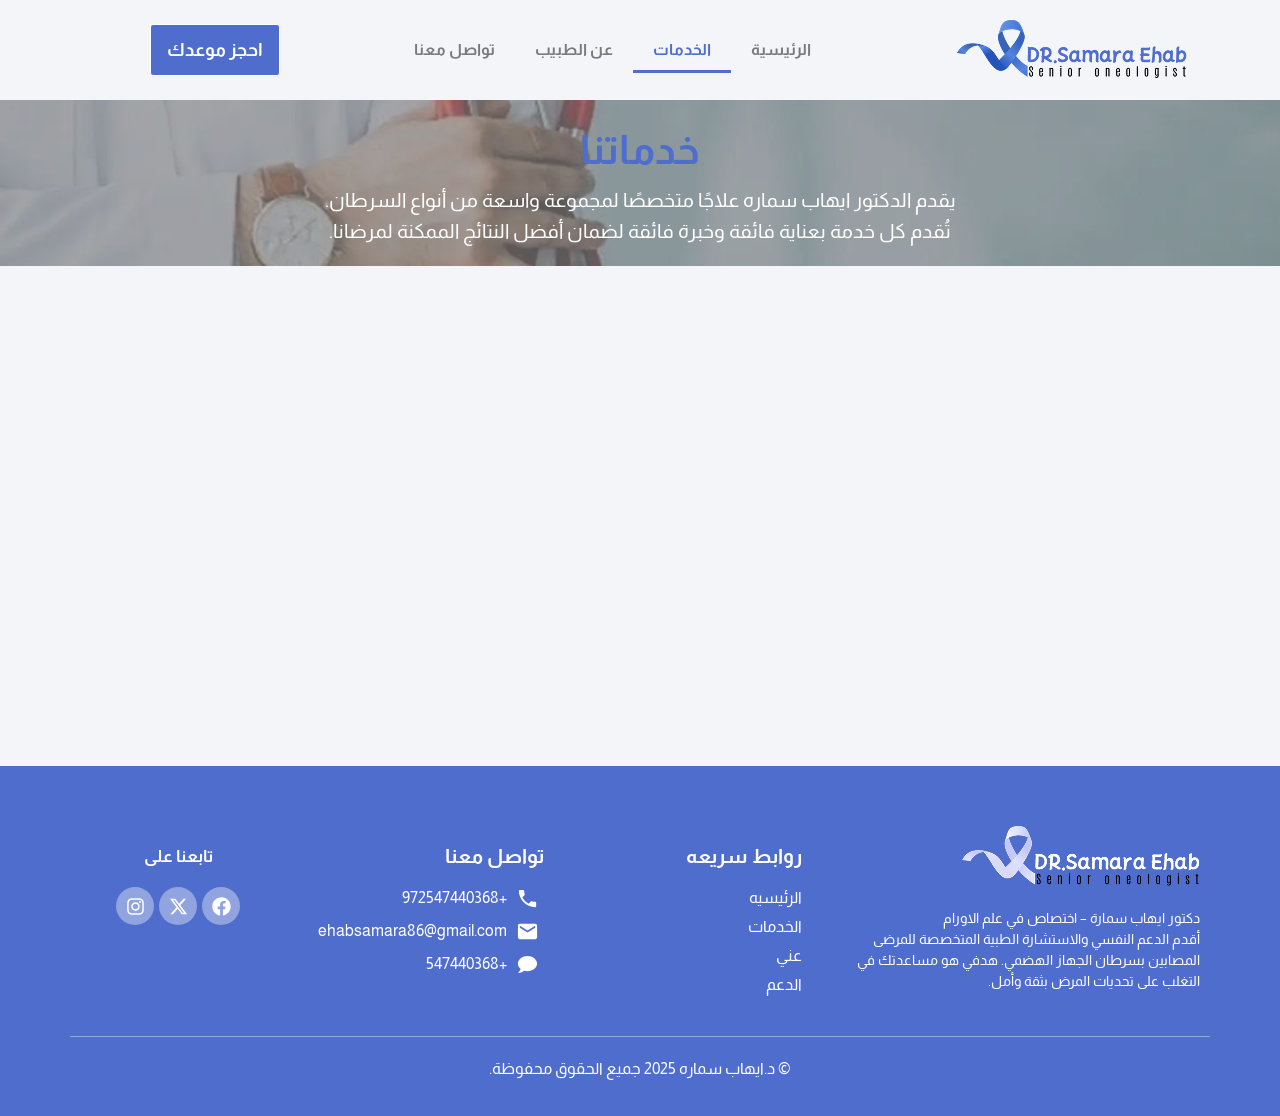
<file: serv/index.html>
<!doctype html>
<html dir="rtl" lang="ar" prefix="og: https://ogp.me/ns#">
<head>
	<meta charset="UTF-8">
	<meta name="viewport" content="width=device-width, initial-scale=1">
	<link rel="profile" href="https://gmpg.org/xfn/11">
	<title>الخدمات - دكتور ايهاب سمارة</title>
	<style>img:is([sizes="auto" i], [sizes^="auto," i]) { contain-intrinsic-size: 3000px 1500px }</style>
	
		<!-- All in One SEO 5.0.5 - aioseo.com -->
	<meta name="description" content="خدماتنا يقدم الدكتور ايهاب سماره علاجًا متخصصًا لمجموعة واسعة من أنواع السرطان. تُقدم كل خدمة بعناية فائقة وخبرة فائقة لضمان أفضل النتائج الممكنة لمرضانا." />
	<meta name="robots" content="max-image-preview:large" />
	<link rel="canonical" href="/serv/" />
		<meta name="generator" content="All in One SEO (AIOSEO) 5.0.5" />
		<meta property="og:locale" content="ar_AR" />
		<meta property="og:site_name" content="دكتور ايهاب سمارة - تخصص أورام وسرطانات الجهاز الهضمي" />
		<meta property="og:type" content="article" />
		<meta property="og:title" content="الخدمات - دكتور ايهاب سمارة" />
		<meta property="og:description" content="خدماتنا يقدم الدكتور ايهاب سماره علاجًا متخصصًا لمجموعة واسعة من أنواع السرطان. تُقدم كل خدمة بعناية فائقة وخبرة فائقة لضمان أفضل النتائج الممكنة لمرضانا." />
		<meta property="og:url" content="/serv/" />
		<meta property="article:published_time" content="2025-10-28T09:59:02+00:00" />
		<meta property="article:modified_time" content="2025-10-28T10:08:23+00:00" />
		<meta name="twitter:card" content="summary_large_image" />
		<meta name="twitter:title" content="الخدمات - دكتور ايهاب سمارة" />
		<meta name="twitter:description" content="خدماتنا يقدم الدكتور ايهاب سماره علاجًا متخصصًا لمجموعة واسعة من أنواع السرطان. تُقدم كل خدمة بعناية فائقة وخبرة فائقة لضمان أفضل النتائج الممكنة لمرضانا." />
		<script type="application/ld+json" class="aioseo-schema">
			{"@context":"https:\/\/schema.org","@graph":[{"@type":"BreadcrumbList","@id":"\/serv\/#breadcrumblist","itemListElement":[{"@type":"ListItem","@id":"\/#listItem","position":1,"name":"Home","item":"\/","nextItem":{"@type":"ListItem","@id":"\/serv\/#listItem","name":"\u0627\u0644\u062e\u062f\u0645\u0627\u062a"}},{"@type":"ListItem","@id":"\/serv\/#listItem","position":2,"name":"\u0627\u0644\u062e\u062f\u0645\u0627\u062a","previousItem":{"@type":"ListItem","@id":"\/#listItem","name":"Home"}}]},{"@type":"Organization","@id":"\/#organization","name":"\u062f\u0643\u062a\u0648\u0631 \u0627\u064a\u0647\u0627\u0628 \u0633\u0645\u0627\u0631\u0629","description":"\u062a\u062e\u0635\u0635 \u0623\u0648\u0631\u0627\u0645 \u0648\u0633\u0631\u0637\u0627\u0646\u0627\u062a \u0627\u0644\u062c\u0647\u0627\u0632 \u0627\u0644\u0647\u0636\u0645\u064a","url":"\/"},{"@type":"WebPage","@id":"\/serv\/#webpage","url":"\/serv\/","name":"\u0627\u0644\u062e\u062f\u0645\u0627\u062a - \u062f\u0643\u062a\u0648\u0631 \u0627\u064a\u0647\u0627\u0628 \u0633\u0645\u0627\u0631\u0629","description":"\u062e\u062f\u0645\u0627\u062a\u0646\u0627 \u064a\u0642\u062f\u0645 \u0627\u0644\u062f\u0643\u062a\u0648\u0631 \u0627\u064a\u0647\u0627\u0628 \u0633\u0645\u0627\u0631\u0647 \u0639\u0644\u0627\u062c\u064b\u0627 \u0645\u062a\u062e\u0635\u0635\u064b\u0627 \u0644\u0645\u062c\u0645\u0648\u0639\u0629 \u0648\u0627\u0633\u0639\u0629 \u0645\u0646 \u0623\u0646\u0648\u0627\u0639 \u0627\u0644\u0633\u0631\u0637\u0627\u0646. \u062a\u064f\u0642\u062f\u0645 \u0643\u0644 \u062e\u062f\u0645\u0629 \u0628\u0639\u0646\u0627\u064a\u0629 \u0641\u0627\u0626\u0642\u0629 \u0648\u062e\u0628\u0631\u0629 \u0641\u0627\u0626\u0642\u0629 \u0644\u0636\u0645\u0627\u0646 \u0623\u0641\u0636\u0644 \u0627\u0644\u0646\u062a\u0627\u0626\u062c \u0627\u0644\u0645\u0645\u0643\u0646\u0629 \u0644\u0645\u0631\u0636\u0627\u0646\u0627.","inLanguage":"ar","isPartOf":{"@id":"\/#website"},"breadcrumb":{"@id":"\/serv\/#breadcrumblist"},"datePublished":"2025-10-28T09:59:02+00:00","dateModified":"2025-10-28T10:08:23+00:00"},{"@type":"WebSite","@id":"\/#website","url":"\/","name":"\u062f\u0643\u062a\u0648\u0631 \u0627\u064a\u0647\u0627\u0628 \u0633\u0645\u0627\u0631\u0629","description":"\u062a\u062e\u0635\u0635 \u0623\u0648\u0631\u0627\u0645 \u0648\u0633\u0631\u0637\u0627\u0646\u0627\u062a \u0627\u0644\u062c\u0647\u0627\u0632 \u0627\u0644\u0647\u0636\u0645\u064a","inLanguage":"ar","publisher":{"@id":"\/#organization"}}]}
		</script>
		<!-- All in One SEO -->

<link rel='dns-prefetch' href='//cdn-reach.hostinger.com' />
<link rel="alternate" type="application/rss+xml" title="دكتور ايهاب سمارة &laquo; الخلاصة" href="/feed/" />
<link rel="alternate" type="application/rss+xml" title="دكتور ايهاب سمارة &laquo; خلاصة التعليقات" href="/comments/feed/" />
<script>
window._wpemojiSettings = {"baseUrl":"https:\/\/s.w.org\/images\/core\/emoji\/16.0.1\/72x72\/","ext":".png","svgUrl":"https:\/\/s.w.org\/images\/core\/emoji\/16.0.1\/svg\/","svgExt":".svg","source":{"concatemoji":"\/wp-includes\/js\/wp-emoji-release.min.js?ver=6.8.12"}};
/*! This file is auto-generated */
!function(s,n){var o,i,e;function c(e){try{var t={supportTests:e,timestamp:(new Date).valueOf()};sessionStorage.setItem(o,JSON.stringify(t))}catch(e){}}function p(e,t,n){e.clearRect(0,0,e.canvas.width,e.canvas.height),e.fillText(t,0,0);var t=new Uint32Array(e.getImageData(0,0,e.canvas.width,e.canvas.height).data),a=(e.clearRect(0,0,e.canvas.width,e.canvas.height),e.fillText(n,0,0),new Uint32Array(e.getImageData(0,0,e.canvas.width,e.canvas.height).data));return t.every(function(e,t){return e===a[t]})}function u(e,t){e.clearRect(0,0,e.canvas.width,e.canvas.height),e.fillText(t,0,0);for(var n=e.getImageData(16,16,1,1),a=0;a<n.data.length;a++)if(0!==n.data[a])return!1;return!0}function f(e,t,n,a){switch(t){case"flag":return n(e,"\ud83c\udff3\ufe0f\u200d\u26a7\ufe0f","\ud83c\udff3\ufe0f\u200b\u26a7\ufe0f")?!1:!n(e,"\ud83c\udde8\ud83c\uddf6","\ud83c\udde8\u200b\ud83c\uddf6")&&!n(e,"\ud83c\udff4\udb40\udc67\udb40\udc62\udb40\udc65\udb40\udc6e\udb40\udc67\udb40\udc7f","\ud83c\udff4\u200b\udb40\udc67\u200b\udb40\udc62\u200b\udb40\udc65\u200b\udb40\udc6e\u200b\udb40\udc67\u200b\udb40\udc7f");case"emoji":return!a(e,"\ud83e\udedf")}return!1}function g(e,t,n,a){var r="undefined"!=typeof WorkerGlobalScope&&self instanceof WorkerGlobalScope?new OffscreenCanvas(300,150):s.createElement("canvas"),o=r.getContext("2d",{willReadFrequently:!0}),i=(o.textBaseline="top",o.font="600 32px Arial",{});return e.forEach(function(e){i[e]=t(o,e,n,a)}),i}function t(e){var t=s.createElement("script");t.src=e,t.defer=!0,s.head.appendChild(t)}"undefined"!=typeof Promise&&(o="wpEmojiSettingsSupports",i=["flag","emoji"],n.supports={everything:!0,everythingExceptFlag:!0},e=new Promise(function(e){s.addEventListener("DOMContentLoaded",e,{once:!0})}),new Promise(function(t){var n=function(){try{var e=JSON.parse(sessionStorage.getItem(o));if("object"==typeof e&&"number"==typeof e.timestamp&&(new Date).valueOf()<e.timestamp+604800&&"object"==typeof e.supportTests)return e.supportTests}catch(e){}return null}();if(!n){if("undefined"!=typeof Worker&&"undefined"!=typeof OffscreenCanvas&&"undefined"!=typeof URL&&URL.createObjectURL&&"undefined"!=typeof Blob)try{var e="postMessage("+g.toString()+"("+[JSON.stringify(i),f.toString(),p.toString(),u.toString()].join(",")+"));",a=new Blob([e],{type:"text/javascript"}),r=new Worker(URL.createObjectURL(a),{name:"wpTestEmojiSupports"});return void(r.onmessage=function(e){c(n=e.data),r.terminate(),t(n)})}catch(e){}c(n=g(i,f,p,u))}t(n)}).then(function(e){for(var t in e)n.supports[t]=e[t],n.supports.everything=n.supports.everything&&n.supports[t],"flag"!==t&&(n.supports.everythingExceptFlag=n.supports.everythingExceptFlag&&n.supports[t]);n.supports.everythingExceptFlag=n.supports.everythingExceptFlag&&!n.supports.flag,n.DOMReady=!1,n.readyCallback=function(){n.DOMReady=!0}}).then(function(){return e}).then(function(){var e;n.supports.everything||(n.readyCallback(),(e=n.source||{}).concatemoji?t(e.concatemoji):e.wpemoji&&e.twemoji&&(t(e.twemoji),t(e.wpemoji)))}))}((window,document),window._wpemojiSettings);
</script>
<style id='wp-emoji-styles-inline-css'>

	img.wp-smiley, img.emoji {
		display: inline !important;
		border: none !important;
		box-shadow: none !important;
		height: 1em !important;
		width: 1em !important;
		margin: 0 0.07em !important;
		vertical-align: -0.1em !important;
		background: none !important;
		padding: 0 !important;
	}
</style>
<link rel='stylesheet' id='pll-language-switcher-css' href='/wp-content/plugins/polylang/css/build/language-switcher.min.css?ver=3.9.2' media='all' />
<link rel='stylesheet' id='pll-navigation-language-switcher-css' href='/wp-content/plugins/polylang/css/build/navigation-language-switcher.min.css?ver=3.9.2' media='all' />
<link rel='stylesheet' id='hostinger-reach-subscription-block-css' href='/wp-content/plugins/hostinger-reach/frontend/dist/blocks/subscription.css?ver=1790961013' media='all' />
<link rel='stylesheet' id='aioseo/css/src/vue/standalone/blocks/table-of-contents/global.scss-css' href='/wp-content/plugins/all-in-one-seo-pack/dist/Lite/assets/css/table-of-contents/global.e90f6d47.css?ver=5.0.5' media='all' />
<style id='global-styles-inline-css'>
:root{--wp--preset--aspect-ratio--square: 1;--wp--preset--aspect-ratio--4-3: 4/3;--wp--preset--aspect-ratio--3-4: 3/4;--wp--preset--aspect-ratio--3-2: 3/2;--wp--preset--aspect-ratio--2-3: 2/3;--wp--preset--aspect-ratio--16-9: 16/9;--wp--preset--aspect-ratio--9-16: 9/16;--wp--preset--color--black: #000000;--wp--preset--color--cyan-bluish-gray: #abb8c3;--wp--preset--color--white: #ffffff;--wp--preset--color--pale-pink: #f78da7;--wp--preset--color--vivid-red: #cf2e2e;--wp--preset--color--luminous-vivid-orange: #ff6900;--wp--preset--color--luminous-vivid-amber: #fcb900;--wp--preset--color--light-green-cyan: #7bdcb5;--wp--preset--color--vivid-green-cyan: #00d084;--wp--preset--color--pale-cyan-blue: #8ed1fc;--wp--preset--color--vivid-cyan-blue: #0693e3;--wp--preset--color--vivid-purple: #9b51e0;--wp--preset--gradient--vivid-cyan-blue-to-vivid-purple: linear-gradient(135deg,rgba(6,147,227,1) 0%,rgb(155,81,224) 100%);--wp--preset--gradient--light-green-cyan-to-vivid-green-cyan: linear-gradient(135deg,rgb(122,220,180) 0%,rgb(0,208,130) 100%);--wp--preset--gradient--luminous-vivid-amber-to-luminous-vivid-orange: linear-gradient(135deg,rgba(252,185,0,1) 0%,rgba(255,105,0,1) 100%);--wp--preset--gradient--luminous-vivid-orange-to-vivid-red: linear-gradient(135deg,rgba(255,105,0,1) 0%,rgb(207,46,46) 100%);--wp--preset--gradient--very-light-gray-to-cyan-bluish-gray: linear-gradient(135deg,rgb(238,238,238) 0%,rgb(169,184,195) 100%);--wp--preset--gradient--cool-to-warm-spectrum: linear-gradient(135deg,rgb(74,234,220) 0%,rgb(151,120,209) 20%,rgb(207,42,186) 40%,rgb(238,44,130) 60%,rgb(251,105,98) 80%,rgb(254,248,76) 100%);--wp--preset--gradient--blush-light-purple: linear-gradient(135deg,rgb(255,206,236) 0%,rgb(152,150,240) 100%);--wp--preset--gradient--blush-bordeaux: linear-gradient(135deg,rgb(254,205,165) 0%,rgb(254,45,45) 50%,rgb(107,0,62) 100%);--wp--preset--gradient--luminous-dusk: linear-gradient(135deg,rgb(255,203,112) 0%,rgb(199,81,192) 50%,rgb(65,88,208) 100%);--wp--preset--gradient--pale-ocean: linear-gradient(135deg,rgb(255,245,203) 0%,rgb(182,227,212) 50%,rgb(51,167,181) 100%);--wp--preset--gradient--electric-grass: linear-gradient(135deg,rgb(202,248,128) 0%,rgb(113,206,126) 100%);--wp--preset--gradient--midnight: linear-gradient(135deg,rgb(2,3,129) 0%,rgb(40,116,252) 100%);--wp--preset--font-size--small: 13px;--wp--preset--font-size--medium: 20px;--wp--preset--font-size--large: 36px;--wp--preset--font-size--x-large: 42px;--wp--preset--spacing--20: 0.44rem;--wp--preset--spacing--30: 0.67rem;--wp--preset--spacing--40: 1rem;--wp--preset--spacing--50: 1.5rem;--wp--preset--spacing--60: 2.25rem;--wp--preset--spacing--70: 3.38rem;--wp--preset--spacing--80: 5.06rem;--wp--preset--shadow--natural: 6px 6px 9px rgba(0, 0, 0, 0.2);--wp--preset--shadow--deep: 12px 12px 50px rgba(0, 0, 0, 0.4);--wp--preset--shadow--sharp: 6px 6px 0px rgba(0, 0, 0, 0.2);--wp--preset--shadow--outlined: 6px 6px 0px -3px rgba(255, 255, 255, 1), 6px 6px rgba(0, 0, 0, 1);--wp--preset--shadow--crisp: 6px 6px 0px rgba(0, 0, 0, 1);}:root { --wp--style--global--content-size: 800px;--wp--style--global--wide-size: 1200px; }:where(body) { margin: 0; }.wp-site-blocks > .alignleft { float: left; margin-right: 2em; }.wp-site-blocks > .alignright { float: right; margin-left: 2em; }.wp-site-blocks > .aligncenter { justify-content: center; margin-left: auto; margin-right: auto; }:where(.wp-site-blocks) > * { margin-block-start: 24px; margin-block-end: 0; }:where(.wp-site-blocks) > :first-child { margin-block-start: 0; }:where(.wp-site-blocks) > :last-child { margin-block-end: 0; }:root { --wp--style--block-gap: 24px; }:root :where(.is-layout-flow) > :first-child{margin-block-start: 0;}:root :where(.is-layout-flow) > :last-child{margin-block-end: 0;}:root :where(.is-layout-flow) > *{margin-block-start: 24px;margin-block-end: 0;}:root :where(.is-layout-constrained) > :first-child{margin-block-start: 0;}:root :where(.is-layout-constrained) > :last-child{margin-block-end: 0;}:root :where(.is-layout-constrained) > *{margin-block-start: 24px;margin-block-end: 0;}:root :where(.is-layout-flex){gap: 24px;}:root :where(.is-layout-grid){gap: 24px;}.is-layout-flow > .alignleft{float: left;margin-inline-start: 0;margin-inline-end: 2em;}.is-layout-flow > .alignright{float: right;margin-inline-start: 2em;margin-inline-end: 0;}.is-layout-flow > .aligncenter{margin-left: auto !important;margin-right: auto !important;}.is-layout-constrained > .alignleft{float: left;margin-inline-start: 0;margin-inline-end: 2em;}.is-layout-constrained > .alignright{float: right;margin-inline-start: 2em;margin-inline-end: 0;}.is-layout-constrained > .aligncenter{margin-left: auto !important;margin-right: auto !important;}.is-layout-constrained > :where(:not(.alignleft):not(.alignright):not(.alignfull)){max-width: var(--wp--style--global--content-size);margin-left: auto !important;margin-right: auto !important;}.is-layout-constrained > .alignwide{max-width: var(--wp--style--global--wide-size);}body .is-layout-flex{display: flex;}.is-layout-flex{flex-wrap: wrap;align-items: center;}.is-layout-flex > :is(*, div){margin: 0;}body .is-layout-grid{display: grid;}.is-layout-grid > :is(*, div){margin: 0;}body{padding-top: 0px;padding-right: 0px;padding-bottom: 0px;padding-left: 0px;}a:where(:not(.wp-element-button)){text-decoration: underline;}:root :where(.wp-element-button, .wp-block-button__link){background-color: #32373c;border-width: 0;color: #fff;font-family: inherit;font-size: inherit;line-height: inherit;padding: calc(0.667em + 2px) calc(1.333em + 2px);text-decoration: none;}.has-black-color{color: var(--wp--preset--color--black) !important;}.has-cyan-bluish-gray-color{color: var(--wp--preset--color--cyan-bluish-gray) !important;}.has-white-color{color: var(--wp--preset--color--white) !important;}.has-pale-pink-color{color: var(--wp--preset--color--pale-pink) !important;}.has-vivid-red-color{color: var(--wp--preset--color--vivid-red) !important;}.has-luminous-vivid-orange-color{color: var(--wp--preset--color--luminous-vivid-orange) !important;}.has-luminous-vivid-amber-color{color: var(--wp--preset--color--luminous-vivid-amber) !important;}.has-light-green-cyan-color{color: var(--wp--preset--color--light-green-cyan) !important;}.has-vivid-green-cyan-color{color: var(--wp--preset--color--vivid-green-cyan) !important;}.has-pale-cyan-blue-color{color: var(--wp--preset--color--pale-cyan-blue) !important;}.has-vivid-cyan-blue-color{color: var(--wp--preset--color--vivid-cyan-blue) !important;}.has-vivid-purple-color{color: var(--wp--preset--color--vivid-purple) !important;}.has-black-background-color{background-color: var(--wp--preset--color--black) !important;}.has-cyan-bluish-gray-background-color{background-color: var(--wp--preset--color--cyan-bluish-gray) !important;}.has-white-background-color{background-color: var(--wp--preset--color--white) !important;}.has-pale-pink-background-color{background-color: var(--wp--preset--color--pale-pink) !important;}.has-vivid-red-background-color{background-color: var(--wp--preset--color--vivid-red) !important;}.has-luminous-vivid-orange-background-color{background-color: var(--wp--preset--color--luminous-vivid-orange) !important;}.has-luminous-vivid-amber-background-color{background-color: var(--wp--preset--color--luminous-vivid-amber) !important;}.has-light-green-cyan-background-color{background-color: var(--wp--preset--color--light-green-cyan) !important;}.has-vivid-green-cyan-background-color{background-color: var(--wp--preset--color--vivid-green-cyan) !important;}.has-pale-cyan-blue-background-color{background-color: var(--wp--preset--color--pale-cyan-blue) !important;}.has-vivid-cyan-blue-background-color{background-color: var(--wp--preset--color--vivid-cyan-blue) !important;}.has-vivid-purple-background-color{background-color: var(--wp--preset--color--vivid-purple) !important;}.has-black-border-color{border-color: var(--wp--preset--color--black) !important;}.has-cyan-bluish-gray-border-color{border-color: var(--wp--preset--color--cyan-bluish-gray) !important;}.has-white-border-color{border-color: var(--wp--preset--color--white) !important;}.has-pale-pink-border-color{border-color: var(--wp--preset--color--pale-pink) !important;}.has-vivid-red-border-color{border-color: var(--wp--preset--color--vivid-red) !important;}.has-luminous-vivid-orange-border-color{border-color: var(--wp--preset--color--luminous-vivid-orange) !important;}.has-luminous-vivid-amber-border-color{border-color: var(--wp--preset--color--luminous-vivid-amber) !important;}.has-light-green-cyan-border-color{border-color: var(--wp--preset--color--light-green-cyan) !important;}.has-vivid-green-cyan-border-color{border-color: var(--wp--preset--color--vivid-green-cyan) !important;}.has-pale-cyan-blue-border-color{border-color: var(--wp--preset--color--pale-cyan-blue) !important;}.has-vivid-cyan-blue-border-color{border-color: var(--wp--preset--color--vivid-cyan-blue) !important;}.has-vivid-purple-border-color{border-color: var(--wp--preset--color--vivid-purple) !important;}.has-vivid-cyan-blue-to-vivid-purple-gradient-background{background: var(--wp--preset--gradient--vivid-cyan-blue-to-vivid-purple) !important;}.has-light-green-cyan-to-vivid-green-cyan-gradient-background{background: var(--wp--preset--gradient--light-green-cyan-to-vivid-green-cyan) !important;}.has-luminous-vivid-amber-to-luminous-vivid-orange-gradient-background{background: var(--wp--preset--gradient--luminous-vivid-amber-to-luminous-vivid-orange) !important;}.has-luminous-vivid-orange-to-vivid-red-gradient-background{background: var(--wp--preset--gradient--luminous-vivid-orange-to-vivid-red) !important;}.has-very-light-gray-to-cyan-bluish-gray-gradient-background{background: var(--wp--preset--gradient--very-light-gray-to-cyan-bluish-gray) !important;}.has-cool-to-warm-spectrum-gradient-background{background: var(--wp--preset--gradient--cool-to-warm-spectrum) !important;}.has-blush-light-purple-gradient-background{background: var(--wp--preset--gradient--blush-light-purple) !important;}.has-blush-bordeaux-gradient-background{background: var(--wp--preset--gradient--blush-bordeaux) !important;}.has-luminous-dusk-gradient-background{background: var(--wp--preset--gradient--luminous-dusk) !important;}.has-pale-ocean-gradient-background{background: var(--wp--preset--gradient--pale-ocean) !important;}.has-electric-grass-gradient-background{background: var(--wp--preset--gradient--electric-grass) !important;}.has-midnight-gradient-background{background: var(--wp--preset--gradient--midnight) !important;}.has-small-font-size{font-size: var(--wp--preset--font-size--small) !important;}.has-medium-font-size{font-size: var(--wp--preset--font-size--medium) !important;}.has-large-font-size{font-size: var(--wp--preset--font-size--large) !important;}.has-x-large-font-size{font-size: var(--wp--preset--font-size--x-large) !important;}
:root :where(.wp-block-pullquote){font-size: 1.5em;line-height: 1.6;}
</style>
<link rel='stylesheet' id='hello-elementor-css' href='/wp-content/themes/hello-elementor/assets/css/reset.css?ver=3.4.4' media='all' />
<link rel='stylesheet' id='hello-elementor-theme-style-css' href='/wp-content/themes/hello-elementor/assets/css/theme.css?ver=3.4.4' media='all' />
<link rel='stylesheet' id='hello-elementor-header-footer-css' href='/wp-content/themes/hello-elementor/assets/css/header-footer.css?ver=3.4.4' media='all' />
<link rel='stylesheet' id='elementor-frontend-css' href='/wp-content/uploads/elementor/css/custom-frontend.min.css?ver=1795180134' media='all' />
<style id='elementor-frontend-inline-css'>
.elementor-kit-5{--e-global-color-primary:#6EC1E4;--e-global-color-secondary:#54595F;--e-global-color-text:#7A7A7A;--e-global-color-accent:#61CE70;--e-global-typography-primary-font-family:"Almarai";--e-global-typography-primary-font-weight:600;--e-global-typography-secondary-font-family:"Almarai";--e-global-typography-secondary-font-weight:400;--e-global-typography-text-font-family:"Almarai";--e-global-typography-text-font-weight:400;--e-global-typography-accent-font-family:"Almarai";--e-global-typography-accent-font-weight:500;background-color:#F4F5F9;}.elementor-kit-5 e-page-transition{background-color:#FFBC7D;}.elementor-section.elementor-section-boxed > .elementor-container{max-width:1140px;}.e-con{--container-max-width:1140px;}.elementor-widget:not(:last-child){margin-block-end:20px;}.elementor-element{--widgets-spacing:20px 20px;--widgets-spacing-row:20px;--widgets-spacing-column:20px;}{}h1.entry-title{display:var(--page-title-display);}.site-header .site-branding{flex-direction:column;align-items:stretch;}.site-header{padding-inline-end:0px;padding-inline-start:0px;}.site-footer .site-branding{flex-direction:column;align-items:stretch;}@media(max-width:1024px){.elementor-section.elementor-section-boxed > .elementor-container{max-width:1024px;}.e-con{--container-max-width:1024px;}}@media(max-width:767px){.elementor-section.elementor-section-boxed > .elementor-container{max-width:767px;}.e-con{--container-max-width:767px;}}
.elementor-966 .elementor-element.elementor-element-e159924{--display:flex;--flex-direction:column;--container-widget-width:100%;--container-widget-height:initial;--container-widget-flex-grow:0;--container-widget-align-self:initial;--flex-wrap-mobile:wrap;--padding-top:30px;--padding-bottom:30px;--padding-left:0px;--padding-right:0px;}.elementor-966 .elementor-element.elementor-element-e159924:not(.elementor-motion-effects-element-type-background), .elementor-966 .elementor-element.elementor-element-e159924 > .elementor-motion-effects-container > .elementor-motion-effects-layer{background-image:url("/wp-content/uploads/2025/10/contact-hero.webp");background-position:center center;background-repeat:no-repeat;background-size:cover;}.elementor-widget-heading .elementor-heading-title{font-family:var( --e-global-typography-primary-font-family ), Sans-serif;font-weight:var( --e-global-typography-primary-font-weight );color:var( --e-global-color-primary );}.elementor-966 .elementor-element.elementor-element-15ac32e .elementor-heading-title{font-family:"Almarai", Sans-serif;font-weight:600;color:#4F6DCD;}.elementor-966 .elementor-element.elementor-element-5bf2875 > .elementor-widget-container{margin:0px 0px -3px 0px;padding:0px 0px 0px 0px;}.elementor-966 .elementor-element.elementor-element-5bf2875 .elementor-heading-title{font-family:"Almarai", Sans-serif;font-weight:400;color:#FFFFFF;}.elementor-966 .elementor-element.elementor-element-906a0ed > .elementor-widget-container{margin:-6px 0px -5px 0px;padding:0px 0px 0px 0px;}.elementor-966 .elementor-element.elementor-element-906a0ed .elementor-heading-title{font-family:"Almarai", Sans-serif;font-weight:400;color:#FFFFFF;}.elementor-966 .elementor-element.elementor-element-f71ba83{--display:flex;--flex-direction:column;--container-widget-width:100%;--container-widget-height:initial;--container-widget-flex-grow:0;--container-widget-align-self:initial;--flex-wrap-mobile:wrap;--margin-top:0px;--margin-bottom:0px;--margin-left:0px;--margin-right:0px;--padding-top:0px;--padding-bottom:0px;--padding-left:0px;--padding-right:0px;}.elementor-966 .elementor-element.elementor-element-37e6364 iframe{height:500px;}@media(max-width:1366px){.elementor-966 .elementor-element.elementor-element-15ac32e{text-align:center;}.elementor-966 .elementor-element.elementor-element-5bf2875{text-align:center;}.elementor-966 .elementor-element.elementor-element-906a0ed{text-align:center;}}@media(max-width:767px){.elementor-966 .elementor-element.elementor-element-15ac32e .elementor-heading-title{font-size:26px;}.elementor-966 .elementor-element.elementor-element-5bf2875 > .elementor-widget-container{padding:0px 20px 0px 20px;}.elementor-966 .elementor-element.elementor-element-5bf2875 .elementor-heading-title{font-size:17px;line-height:1.6em;}.elementor-966 .elementor-element.elementor-element-906a0ed > .elementor-widget-container{padding:0px 20px 0px 20px;}.elementor-966 .elementor-element.elementor-element-906a0ed .elementor-heading-title{font-size:17px;line-height:1.6em;}}
.elementor-26 .elementor-element.elementor-element-33dd42f{--display:flex;--flex-direction:row;--container-widget-width:calc( ( 1 - var( --container-widget-flex-grow ) ) * 100% );--container-widget-height:100%;--container-widget-flex-grow:1;--container-widget-align-self:stretch;--flex-wrap-mobile:wrap;--justify-content:center;--align-items:center;}.elementor-26 .elementor-element.elementor-element-903f1ca{--display:flex;}.elementor-widget-image .widget-image-caption{color:var( --e-global-color-text );font-family:var( --e-global-typography-text-font-family ), Sans-serif;font-weight:var( --e-global-typography-text-font-weight );}.elementor-26 .elementor-element.elementor-element-889938a{--display:flex;}.elementor-widget-nav-menu .elementor-nav-menu .elementor-item{font-family:var( --e-global-typography-primary-font-family ), Sans-serif;font-weight:var( --e-global-typography-primary-font-weight );}.elementor-widget-nav-menu .elementor-nav-menu--main .elementor-item{color:var( --e-global-color-text );fill:var( --e-global-color-text );}.elementor-widget-nav-menu .elementor-nav-menu--main .elementor-item:hover,
					.elementor-widget-nav-menu .elementor-nav-menu--main .elementor-item.elementor-item-active,
					.elementor-widget-nav-menu .elementor-nav-menu--main .elementor-item.highlighted,
					.elementor-widget-nav-menu .elementor-nav-menu--main .elementor-item:focus{color:var( --e-global-color-accent );fill:var( --e-global-color-accent );}.elementor-widget-nav-menu .elementor-nav-menu--main:not(.e--pointer-framed) .elementor-item:before,
					.elementor-widget-nav-menu .elementor-nav-menu--main:not(.e--pointer-framed) .elementor-item:after{background-color:var( --e-global-color-accent );}.elementor-widget-nav-menu .e--pointer-framed .elementor-item:before,
					.elementor-widget-nav-menu .e--pointer-framed .elementor-item:after{border-color:var( --e-global-color-accent );}.elementor-widget-nav-menu{--e-nav-menu-divider-color:var( --e-global-color-text );}.elementor-widget-nav-menu .elementor-nav-menu--dropdown .elementor-item, .elementor-widget-nav-menu .elementor-nav-menu--dropdown  .elementor-sub-item{font-family:var( --e-global-typography-accent-font-family ), Sans-serif;font-weight:var( --e-global-typography-accent-font-weight );}.elementor-26 .elementor-element.elementor-element-b63b78f .elementor-menu-toggle{margin:0 auto;}.elementor-26 .elementor-element.elementor-element-b63b78f .elementor-nav-menu .elementor-item{font-family:"Almarai", Sans-serif;font-weight:600;}.elementor-26 .elementor-element.elementor-element-b63b78f .elementor-nav-menu--main .elementor-item:hover,
					.elementor-26 .elementor-element.elementor-element-b63b78f .elementor-nav-menu--main .elementor-item.elementor-item-active,
					.elementor-26 .elementor-element.elementor-element-b63b78f .elementor-nav-menu--main .elementor-item.highlighted,
					.elementor-26 .elementor-element.elementor-element-b63b78f .elementor-nav-menu--main .elementor-item:focus{color:#4F6DCD;fill:#4F6DCD;}.elementor-26 .elementor-element.elementor-element-b63b78f .elementor-nav-menu--main:not(.e--pointer-framed) .elementor-item:before,
					.elementor-26 .elementor-element.elementor-element-b63b78f .elementor-nav-menu--main:not(.e--pointer-framed) .elementor-item:after{background-color:#4F6DCD;}.elementor-26 .elementor-element.elementor-element-b63b78f .e--pointer-framed .elementor-item:before,
					.elementor-26 .elementor-element.elementor-element-b63b78f .e--pointer-framed .elementor-item:after{border-color:#4F6DCD;}.elementor-26 .elementor-element.elementor-element-b63b78f .elementor-nav-menu--main .elementor-item.elementor-item-active{color:#4F6DCD;}.elementor-26 .elementor-element.elementor-element-b63b78f .elementor-nav-menu--main:not(.e--pointer-framed) .elementor-item.elementor-item-active:before,
					.elementor-26 .elementor-element.elementor-element-b63b78f .elementor-nav-menu--main:not(.e--pointer-framed) .elementor-item.elementor-item-active:after{background-color:#4F6DCD;}.elementor-26 .elementor-element.elementor-element-b63b78f .e--pointer-framed .elementor-item.elementor-item-active:before,
					.elementor-26 .elementor-element.elementor-element-b63b78f .e--pointer-framed .elementor-item.elementor-item-active:after{border-color:#4F6DCD;}.elementor-26 .elementor-element.elementor-element-eea7841{--display:flex;}.elementor-widget-button .elementor-button{background-color:var( --e-global-color-accent );font-family:var( --e-global-typography-accent-font-family ), Sans-serif;font-weight:var( --e-global-typography-accent-font-weight );}.elementor-26 .elementor-element.elementor-element-1ab05ba .elementor-button{background-color:#4F6DCD;font-family:"Almarai", Sans-serif;font-size:18px;font-weight:600;border-style:solid;border-width:1px 1px 1px 1px;padding:16px 16px 16px 16px;}.elementor-26 .elementor-element.elementor-element-1ab05ba .elementor-button:hover, .elementor-26 .elementor-element.elementor-element-1ab05ba .elementor-button:focus{background-color:#FFFFFF;color:#4F6DCD;border-color:#4F6DCD;}.elementor-26 .elementor-element.elementor-element-1ab05ba > .elementor-widget-container{padding:0px 0px 0px 0px;}.elementor-26 .elementor-element.elementor-element-1ab05ba .elementor-button:hover svg, .elementor-26 .elementor-element.elementor-element-1ab05ba .elementor-button:focus svg{fill:#4F6DCD;}.elementor-theme-builder-content-area{height:400px;}.elementor-location-header:before, .elementor-location-footer:before{content:"";display:table;clear:both;}@media(min-width:768px){.elementor-26 .elementor-element.elementor-element-903f1ca{--width:25%;}.elementor-26 .elementor-element.elementor-element-889938a{--width:55%;}.elementor-26 .elementor-element.elementor-element-eea7841{--width:20%;}}@media(max-width:767px){.elementor-26 .elementor-element.elementor-element-33dd42f{--gap:0px 0px;--row-gap:0px;--column-gap:0px;--margin-top:0px;--margin-bottom:0px;--margin-left:0px;--margin-right:0px;--padding-top:0px;--padding-bottom:0px;--padding-left:0px;--padding-right:0px;}.elementor-26 .elementor-element.elementor-element-903f1ca{--width:100%;--margin-top:0px;--margin-bottom:0px;--margin-left:0px;--margin-right:0px;--padding-top:20px;--padding-bottom:20px;--padding-left:0px;--padding-right:0px;}.elementor-26 .elementor-element.elementor-element-889938a{--width:60%;--gap:0px 0px;--row-gap:0px;--column-gap:0px;--margin-top:0px;--margin-bottom:0px;--margin-left:0px;--margin-right:0px;--padding-top:10px;--padding-bottom:10px;--padding-left:0px;--padding-right:0px;}.elementor-26 .elementor-element.elementor-element-eea7841{--width:40%;--margin-top:0px;--margin-bottom:0px;--margin-left:0px;--margin-right:0px;--padding-top:10px;--padding-bottom:10px;--padding-left:0px;--padding-right:0px;}.elementor-26 .elementor-element.elementor-element-1ab05ba .elementor-button{font-size:15px;}}
.elementor-82 .elementor-element.elementor-element-250860e{--display:flex;--flex-direction:column;--container-widget-width:100%;--container-widget-height:initial;--container-widget-flex-grow:0;--container-widget-align-self:initial;--flex-wrap-mobile:wrap;--padding-top:0px;--padding-bottom:0px;--padding-left:0px;--padding-right:0px;}.elementor-82 .elementor-element.elementor-element-250860e:not(.elementor-motion-effects-element-type-background), .elementor-82 .elementor-element.elementor-element-250860e > .elementor-motion-effects-container > .elementor-motion-effects-layer{background-color:#4F6DCD;}.elementor-82 .elementor-element.elementor-element-8cf99a0{--display:flex;--flex-direction:row;--container-widget-width:initial;--container-widget-height:100%;--container-widget-flex-grow:1;--container-widget-align-self:stretch;--flex-wrap-mobile:wrap;--padding-top:50px;--padding-bottom:0px;--padding-left:0px;--padding-right:0px;}.elementor-82 .elementor-element.elementor-element-384841d{--display:flex;}.elementor-widget-image .widget-image-caption{color:var( --e-global-color-text );font-family:var( --e-global-typography-text-font-family ), Sans-serif;font-weight:var( --e-global-typography-text-font-weight );}.elementor-82 .elementor-element.elementor-element-d921559{text-align:start;}.elementor-widget-text-editor{font-family:var( --e-global-typography-text-font-family ), Sans-serif;font-weight:var( --e-global-typography-text-font-weight );color:var( --e-global-color-text );}.elementor-widget-text-editor.elementor-drop-cap-view-stacked .elementor-drop-cap{background-color:var( --e-global-color-primary );}.elementor-widget-text-editor.elementor-drop-cap-view-framed .elementor-drop-cap, .elementor-widget-text-editor.elementor-drop-cap-view-default .elementor-drop-cap{color:var( --e-global-color-primary );border-color:var( --e-global-color-primary );}.elementor-82 .elementor-element.elementor-element-c0ec353{font-family:"Almarai", Sans-serif;font-size:14px;font-weight:400;color:#FFFFFF;}.elementor-82 .elementor-element.elementor-element-27e2607{--display:flex;}.elementor-widget-heading .elementor-heading-title{font-family:var( --e-global-typography-primary-font-family ), Sans-serif;font-weight:var( --e-global-typography-primary-font-weight );color:var( --e-global-color-primary );}.elementor-82 .elementor-element.elementor-element-f71b0d1 > .elementor-widget-container{margin:0px 0px 0px 0px;padding:20px 0px 0px 0px;}.elementor-82 .elementor-element.elementor-element-f71b0d1 .elementor-heading-title{color:#FFFFFF;}.elementor-widget-icon-list .elementor-icon-list-item:not(:last-child):after{border-color:var( --e-global-color-text );}.elementor-widget-icon-list .elementor-icon-list-icon i{color:var( --e-global-color-primary );}.elementor-widget-icon-list .elementor-icon-list-icon svg{fill:var( --e-global-color-primary );}.elementor-widget-icon-list .elementor-icon-list-item > .elementor-icon-list-text, .elementor-widget-icon-list .elementor-icon-list-item > a{font-family:var( --e-global-typography-text-font-family ), Sans-serif;font-weight:var( --e-global-typography-text-font-weight );}.elementor-widget-icon-list .elementor-icon-list-text{color:var( --e-global-color-secondary );}.elementor-82 .elementor-element.elementor-element-0bf9837 .elementor-icon-list-items:not(.elementor-inline-items) .elementor-icon-list-item:not(:last-child){padding-block-end:calc(5px/2);}.elementor-82 .elementor-element.elementor-element-0bf9837 .elementor-icon-list-items:not(.elementor-inline-items) .elementor-icon-list-item:not(:first-child){margin-block-start:calc(5px/2);}.elementor-82 .elementor-element.elementor-element-0bf9837 .elementor-icon-list-items.elementor-inline-items .elementor-icon-list-item{margin-inline:calc(5px/2);}.elementor-82 .elementor-element.elementor-element-0bf9837 .elementor-icon-list-items.elementor-inline-items{margin-inline:calc(-5px/2);}.elementor-82 .elementor-element.elementor-element-0bf9837 .elementor-icon-list-items.elementor-inline-items .elementor-icon-list-item:after{inset-inline-end:calc(-5px/2);}.elementor-82 .elementor-element.elementor-element-0bf9837 .elementor-icon-list-icon i{transition:color 0.3s;}.elementor-82 .elementor-element.elementor-element-0bf9837 .elementor-icon-list-icon svg{transition:fill 0.3s;}.elementor-82 .elementor-element.elementor-element-0bf9837{--e-icon-list-icon-size:23px;--icon-vertical-offset:0px;}.elementor-82 .elementor-element.elementor-element-0bf9837 .elementor-icon-list-icon{padding-inline-end:4px;}.elementor-82 .elementor-element.elementor-element-0bf9837 .elementor-icon-list-item > .elementor-icon-list-text, .elementor-82 .elementor-element.elementor-element-0bf9837 .elementor-icon-list-item > a{font-family:"Almarai", Sans-serif;font-weight:400;}.elementor-82 .elementor-element.elementor-element-0bf9837 .elementor-icon-list-text{color:#FFFFFF;transition:color 0.3s;}.elementor-82 .elementor-element.elementor-element-ef12059{--display:flex;}.elementor-82 .elementor-element.elementor-element-a33d555 > .elementor-widget-container{margin:0px 0px 0px 0px;padding:20px 0px 0px 0px;}.elementor-82 .elementor-element.elementor-element-a33d555 .elementor-heading-title{color:#FFFFFF;}.elementor-82 .elementor-element.elementor-element-3e8242e .elementor-icon-list-items:not(.elementor-inline-items) .elementor-icon-list-item:not(:last-child){padding-block-end:calc(9px/2);}.elementor-82 .elementor-element.elementor-element-3e8242e .elementor-icon-list-items:not(.elementor-inline-items) .elementor-icon-list-item:not(:first-child){margin-block-start:calc(9px/2);}.elementor-82 .elementor-element.elementor-element-3e8242e .elementor-icon-list-items.elementor-inline-items .elementor-icon-list-item{margin-inline:calc(9px/2);}.elementor-82 .elementor-element.elementor-element-3e8242e .elementor-icon-list-items.elementor-inline-items{margin-inline:calc(-9px/2);}.elementor-82 .elementor-element.elementor-element-3e8242e .elementor-icon-list-items.elementor-inline-items .elementor-icon-list-item:after{inset-inline-end:calc(-9px/2);}.elementor-82 .elementor-element.elementor-element-3e8242e .elementor-icon-list-icon i{transition:color 0.3s;}.elementor-82 .elementor-element.elementor-element-3e8242e .elementor-icon-list-icon svg{transition:fill 0.3s;}.elementor-82 .elementor-element.elementor-element-3e8242e{--e-icon-list-icon-size:23px;--icon-vertical-offset:0px;}.elementor-82 .elementor-element.elementor-element-3e8242e .elementor-icon-list-icon{padding-inline-end:4px;}.elementor-82 .elementor-element.elementor-element-3e8242e .elementor-icon-list-item > .elementor-icon-list-text, .elementor-82 .elementor-element.elementor-element-3e8242e .elementor-icon-list-item > a{font-family:"Almarai", Sans-serif;font-weight:400;}.elementor-82 .elementor-element.elementor-element-3e8242e .elementor-icon-list-text{color:#FFFFFF;transition:color 0.3s;}.elementor-82 .elementor-element.elementor-element-191b469{--display:flex;}.elementor-82 .elementor-element.elementor-element-92a33d8 > .elementor-widget-container{margin:0px 0px 0px 0px;padding:20px 0px 0px 0px;}.elementor-82 .elementor-element.elementor-element-92a33d8{text-align:center;}.elementor-82 .elementor-element.elementor-element-92a33d8 .elementor-heading-title{font-family:"Almarai", Sans-serif;font-size:17px;font-weight:600;line-height:21px;color:#FFFFFF;}.elementor-82 .elementor-element.elementor-element-6b2c6dc{--grid-template-columns:repeat(0, auto);--icon-size:19px;--grid-column-gap:5px;--grid-row-gap:0px;}.elementor-82 .elementor-element.elementor-element-6b2c6dc .elementor-widget-container{text-align:center;}.elementor-82 .elementor-element.elementor-element-6b2c6dc .elementor-social-icon{background-color:#91A4E0;}.elementor-82 .elementor-element.elementor-element-0c23f41{--display:flex;border-style:solid;--border-style:solid;border-width:1px 0px 0px 0px;--border-top-width:1px;--border-right-width:0px;--border-bottom-width:0px;--border-left-width:0px;border-color:#91A4E0;--border-color:#91A4E0;--padding-top:20px;--padding-bottom:20px;--padding-left:20px;--padding-right:20px;}.elementor-82 .elementor-element.elementor-element-9378f8a{text-align:center;font-family:"Almarai", Sans-serif;font-size:16px;font-weight:400;color:#FFFFFF;}.elementor-theme-builder-content-area{height:400px;}.elementor-location-header:before, .elementor-location-footer:before{content:"";display:table;clear:both;}@media(max-width:1024px){.elementor-82 .elementor-element.elementor-element-c0ec353{font-size:12px;}.elementor-82 .elementor-element.elementor-element-0bf9837 .elementor-icon-list-item > .elementor-icon-list-text, .elementor-82 .elementor-element.elementor-element-0bf9837 .elementor-icon-list-item > a{font-size:14px;}.elementor-82 .elementor-element.elementor-element-3e8242e .elementor-icon-list-item > .elementor-icon-list-text, .elementor-82 .elementor-element.elementor-element-3e8242e .elementor-icon-list-item > a{font-size:13px;}}@media(max-width:767px){.elementor-82 .elementor-element.elementor-element-250860e{--gap:0px 0px;--row-gap:0px;--column-gap:0px;}.elementor-82 .elementor-element.elementor-element-8cf99a0{--gap:0px 0px;--row-gap:0px;--column-gap:0px;}.elementor-82 .elementor-element.elementor-element-d921559{text-align:center;}.elementor-82 .elementor-element.elementor-element-c0ec353{text-align:center;font-size:14px;}.elementor-82 .elementor-element.elementor-element-a33d555{text-align:center;}}@media(min-width:768px){.elementor-82 .elementor-element.elementor-element-384841d{--width:35%;}.elementor-82 .elementor-element.elementor-element-27e2607{--width:22%;}.elementor-82 .elementor-element.elementor-element-ef12059{--width:23%;}.elementor-82 .elementor-element.elementor-element-191b469{--width:20%;}}
</style>
<link rel='stylesheet' id='widget-image-css' href='/wp-content/plugins/elementor/assets/css/widget-image-rtl.min.css?ver=4.3.6' media='all' />
<link rel='stylesheet' id='widget-nav-menu-css' href='/wp-content/uploads/elementor/css/custom-pro-widget-nav-menu-rtl.min.css?ver=1795180134' media='all' />
<link rel='stylesheet' id='e-animation-grow-css' href='/wp-content/plugins/elementor/assets/lib/animations/styles/e-animation-grow.min.css?ver=4.3.6' media='all' />
<link rel='stylesheet' id='widget-heading-css' href='/wp-content/plugins/elementor/assets/css/widget-heading-rtl.min.css?ver=4.3.6' media='all' />
<link rel='stylesheet' id='widget-icon-list-css' href='/wp-content/uploads/elementor/css/custom-widget-icon-list-rtl.min.css?ver=1795180134' media='all' />
<link rel='stylesheet' id='e-animation-pop-css' href='/wp-content/plugins/elementor/assets/lib/animations/styles/e-animation-pop.min.css?ver=4.3.6' media='all' />
<link rel='stylesheet' id='widget-social-icons-css' href='/wp-content/plugins/elementor/assets/css/widget-social-icons-rtl.min.css?ver=4.3.6' media='all' />
<link rel='stylesheet' id='e-apple-webkit-css' href='/wp-content/uploads/elementor/css/custom-apple-webkit.min.css?ver=1795180134' media='all' />
<link rel='stylesheet' id='e-popup-style-css' href='/wp-content/plugins/elementor-pro/assets/css/conditionals/popup.min.css?ver=3.25.4' media='all' />
<link rel='stylesheet' id='widget-google_maps-css' href='/wp-content/plugins/elementor/assets/css/widget-google_maps-rtl.min.css?ver=4.3.6' media='all' />
<link rel='stylesheet' id='elementor-gf-almarai-css' href='https://fonts.googleapis.com/css?family=Almarai:100,100italic,200,200italic,300,300italic,400,400italic,500,500italic,600,600italic,700,700italic,800,800italic,900,900italic&#038;display=swap' media='all' />
<script src="/wp-includes/js/jquery/jquery.min.js?ver=3.7.1" id="jquery-core-js"></script>
<script src="/wp-includes/js/jquery/jquery-migrate.min.js?ver=3.4.1" id="jquery-migrate-js"></script>
<link rel="https://api.w.org/" href="/wp-json/" /><link rel="alternate" title="JSON" type="application/json" href="/wp-json/wp/v2/pages/966" /><link rel="EditURI" type="application/rsd+xml" title="RSD" href="/xmlrpc.php?rsd" />
<meta name="generator" content="WordPress 6.8.12" />
<link rel='shortlink' href='/?p=966' />
<link rel="alternate" title="oEmbed (JSON)" type="application/json+oembed" href="/wp-json/oembed/1.0/embed?url=https%3A%2F%2Fdrsamaragi.com%2Fserv%2F&#038;lang=ar" />
<link rel="alternate" title="oEmbed (XML)" type="text/xml+oembed" href="/wp-json/oembed/1.0/embed?url=https%3A%2F%2Fdrsamaragi.com%2Fserv%2F&#038;format=xml&#038;lang=ar" />
<link rel="icon" href="/wp-content/uploads/2025/10/cropped-fav-32x32.png" sizes="32x32" />
<link rel="icon" href="/wp-content/uploads/2025/10/cropped-fav-192x192.png" sizes="192x192" />
<link rel="apple-touch-icon" href="/wp-content/uploads/2025/10/cropped-fav-180x180.png" />
<meta name="msapplication-TileImage" content="/wp-content/uploads/2025/10/cropped-fav-270x270.png" />
		<style id="wp-custom-css">
			#pppp p{
	    font-family: 'noto sans arabic' !important;
    font-size: 18px;
}


#btnsec23 span.elementor-button-icon {
    font-size: 50px !important;
    margin-top: -17px !important;
}
a#btnicon2{
	direction:ltr;
}

nav.elementor-nav-menu--dropdown.elementor-nav-menu__container{
	position: absolute; width: 150px; top: 30px; right: 40px;z-index: 2;
}
@media only screen and (max-width: 600px) {
#dsheader1, #dsheader1{
	background:#FAFAFA;
	}}

#brdbox div {
    border-radius: 24px !important;
}		</style>
		</head>
<body class="rtl wp-singular page-template page-template-elementor_header_footer page page-id-966 wp-embed-responsive wp-theme-hello-elementor hello-elementor-default elementor-default elementor-template-full-width elementor-kit-5 elementor-page elementor-page-966">


<a class="skip-link screen-reader-text" href="#content">Skip to content</a>

		<div data-elementor-type="header" data-elementor-id="26" class="elementor elementor-26 elementor-location-header" data-elementor-post-type="elementor_library">
			<div class="elementor-element elementor-element-33dd42f e-flex e-con-boxed e-con e-parent" data-id="33dd42f" data-element_type="container" data-e-type="container">
					<div class="e-con-inner">
		<div class="elementor-element elementor-element-903f1ca e-con-full e-flex e-con e-child" data-id="903f1ca" data-element_type="container" data-e-type="container">
				<div class="elementor-element elementor-element-df22af3 elementor-widget elementor-widget-image" data-id="df22af3" data-element_type="widget" data-e-type="widget" data-widget_type="image.default">
				<div class="elementor-widget-container">
																<a href="/">
							<img width="230" height="60" src="/wp-content/uploads/2025/10/Logo.png" class="attachment-large size-large wp-image-29" alt="" />								</a>
															</div>
				</div>
				</div>
		<div class="elementor-element elementor-element-889938a e-con-full e-flex e-con e-child" data-id="889938a" data-element_type="container" data-e-type="container" id="dsheader1">
				<div class="elementor-element elementor-element-b63b78f elementor-nav-menu__align-center elementor-nav-menu--dropdown-tablet elementor-nav-menu__text-align-aside elementor-nav-menu--toggle elementor-nav-menu--burger elementor-widget elementor-widget-nav-menu" data-id="b63b78f" data-element_type="widget" data-e-type="widget" data-settings="{&quot;layout&quot;:&quot;horizontal&quot;,&quot;submenu_icon&quot;:{&quot;value&quot;:&quot;&lt;svg class=\&quot;e-font-icon-svg e-fas-caret-down\&quot; viewBox=\&quot;0 0 320 512\&quot; xmlns=\&quot;http:\/\/www.w3.org\/2000\/svg\&quot;&gt;&lt;path d=\&quot;M31.3 192h257.3c17.8 0 26.7 21.5 14.1 34.1L174.1 354.8c-7.8 7.8-20.5 7.8-28.3 0L17.2 226.1C4.6 213.5 13.5 192 31.3 192z\&quot;&gt;&lt;\/path&gt;&lt;\/svg&gt;&quot;,&quot;library&quot;:&quot;fa-solid&quot;},&quot;toggle&quot;:&quot;burger&quot;}" data-widget_type="nav-menu.default">
				<div class="elementor-widget-container">
								<nav aria-label="Menu" class="elementor-nav-menu--main elementor-nav-menu__container elementor-nav-menu--layout-horizontal e--pointer-underline e--animation-fade">
				<ul id="menu-1-b63b78f" class="elementor-nav-menu"><li class="menu-item menu-item-type-post_type menu-item-object-page menu-item-home menu-item-31"><a href="/" class="elementor-item">الرئيسية</a></li>
<li class="menu-item menu-item-type-custom menu-item-object-custom current-menu-item menu-item-32"><a href="/serv/" aria-current="page" class="elementor-item elementor-item-active">الخدمات</a></li>
<li class="menu-item menu-item-type-custom menu-item-object-custom menu-item-33"><a href="#" class="elementor-item elementor-item-anchor">عن الطبيب</a></li>
<li class="menu-item menu-item-type-custom menu-item-object-custom menu-item-34"><a href="/contact/" class="elementor-item">تواصل معنا</a></li>
</ul>			</nav>
					<div class="elementor-menu-toggle" role="button" tabindex="0" aria-label="Menu Toggle" aria-expanded="false">
			<svg aria-hidden="true" role="presentation" class="elementor-menu-toggle__icon--open e-font-icon-svg e-eicon-menu-bar" viewBox="0 0 1000 1000" xmlns="http://www.w3.org/2000/svg"><path d="M104 333H896C929 333 958 304 958 271S929 208 896 208H104C71 208 42 237 42 271S71 333 104 333ZM104 583H896C929 583 958 554 958 521S929 458 896 458H104C71 458 42 487 42 521S71 583 104 583ZM104 833H896C929 833 958 804 958 771S929 708 896 708H104C71 708 42 737 42 771S71 833 104 833Z"></path></svg><svg aria-hidden="true" role="presentation" class="elementor-menu-toggle__icon--close e-font-icon-svg e-eicon-close" viewBox="0 0 1000 1000" xmlns="http://www.w3.org/2000/svg"><path d="M742 167L500 408 258 167C246 154 233 150 217 150 196 150 179 158 167 167 154 179 150 196 150 212 150 229 154 242 171 254L408 500 167 742C138 771 138 800 167 829 196 858 225 858 254 829L496 587 738 829C750 842 767 846 783 846 800 846 817 842 829 829 842 817 846 804 846 783 846 767 842 750 829 737L588 500 833 258C863 229 863 200 833 171 804 137 775 137 742 167Z"></path></svg>			<span class="elementor-screen-only">Menu</span>
		</div>
					<nav class="elementor-nav-menu--dropdown elementor-nav-menu__container" aria-hidden="true">
				<ul id="menu-2-b63b78f" class="elementor-nav-menu"><li class="menu-item menu-item-type-post_type menu-item-object-page menu-item-home menu-item-31"><a href="/" class="elementor-item" tabindex="-1">الرئيسية</a></li>
<li class="menu-item menu-item-type-custom menu-item-object-custom current-menu-item menu-item-32"><a href="/serv/" aria-current="page" class="elementor-item elementor-item-active" tabindex="-1">الخدمات</a></li>
<li class="menu-item menu-item-type-custom menu-item-object-custom menu-item-33"><a href="#" class="elementor-item elementor-item-anchor" tabindex="-1">عن الطبيب</a></li>
<li class="menu-item menu-item-type-custom menu-item-object-custom menu-item-34"><a href="/contact/" class="elementor-item" tabindex="-1">تواصل معنا</a></li>
</ul>			</nav>
						</div>
				</div>
				</div>
		<div class="elementor-element elementor-element-eea7841 e-con-full e-flex e-con e-child" data-id="eea7841" data-element_type="container" data-e-type="container" id="dsheader1">
				<div class="elementor-element elementor-element-1ab05ba elementor-widget elementor-widget-button" data-id="1ab05ba" data-element_type="widget" data-e-type="widget" data-widget_type="button.default">
				<div class="elementor-widget-container">
									<div class="elementor-button-wrapper">
					<a class="elementor-button elementor-button-link elementor-size-sm elementor-animation-grow" href="#">
						<span class="elementor-button-content-wrapper">
									<span class="elementor-button-text">احجز موعدك</span>
					</span>
					</a>
				</div>
								</div>
				</div>
				</div>
					</div>
				</div>
				</div>
				<div data-elementor-type="wp-page" data-elementor-id="966" class="elementor elementor-966" data-elementor-post-type="page">
				<div class="elementor-element elementor-element-e159924 e-flex e-con-boxed e-con e-parent" data-id="e159924" data-element_type="container" data-e-type="container" data-settings="{&quot;background_background&quot;:&quot;classic&quot;}">
					<div class="e-con-inner">
				<div class="elementor-element elementor-element-15ac32e elementor-widget elementor-widget-heading" data-id="15ac32e" data-element_type="widget" data-e-type="widget" data-widget_type="heading.default">
				<div class="elementor-widget-container">
					<h1 class="elementor-heading-title elementor-size-default">خدماتنا</h1>				</div>
				</div>
				<div class="elementor-element elementor-element-5bf2875 elementor-widget elementor-widget-heading" data-id="5bf2875" data-element_type="widget" data-e-type="widget" data-widget_type="heading.default">
				<div class="elementor-widget-container">
					<h5 class="elementor-heading-title elementor-size-default">يقدم الدكتور ايهاب سماره  علاجًا متخصصًا لمجموعة واسعة من أنواع السرطان.</h5>				</div>
				</div>
				<div class="elementor-element elementor-element-906a0ed elementor-widget elementor-widget-heading" data-id="906a0ed" data-element_type="widget" data-e-type="widget" data-widget_type="heading.default">
				<div class="elementor-widget-container">
					<h5 class="elementor-heading-title elementor-size-default">تُقدم كل خدمة بعناية فائقة وخبرة فائقة لضمان أفضل النتائج الممكنة لمرضانا.</h5>				</div>
				</div>
					</div>
				</div>
		<div class="elementor-element elementor-element-f71ba83 e-con-full e-flex e-con e-parent" data-id="f71ba83" data-element_type="container" data-e-type="container">
				<div class="elementor-element elementor-element-37e6364 elementor-widget elementor-widget-google_maps" data-id="37e6364" data-element_type="widget" data-e-type="widget" data-widget_type="google_maps.default">
				<div class="elementor-widget-container">
							<div class="elementor-custom-embed">
			<iframe loading="lazy"
					src="https://maps.google.com/maps?q=Dnipro%2Cave.Haharina%202&#038;t=m&#038;z=10&#038;output=embed&#038;iwloc=near"
					title="Dnipro,ave.Haharina 2"
					aria-label="Dnipro,ave.Haharina 2"
			></iframe>
		</div>
						</div>
				</div>
				</div>
				</div>
				<div data-elementor-type="footer" data-elementor-id="82" class="elementor elementor-82 elementor-location-footer" data-elementor-post-type="elementor_library">
			<div class="elementor-element elementor-element-250860e e-flex e-con-boxed e-con e-parent" data-id="250860e" data-element_type="container" data-e-type="container" data-settings="{&quot;background_background&quot;:&quot;classic&quot;}">
					<div class="e-con-inner">
		<div class="elementor-element elementor-element-8cf99a0 e-con-full e-flex e-con e-child" data-id="8cf99a0" data-element_type="container" data-e-type="container">
		<div class="elementor-element elementor-element-384841d e-con-full e-flex e-con e-child" data-id="384841d" data-element_type="container" data-e-type="container">
				<div class="elementor-element elementor-element-d921559 elementor-widget elementor-widget-image" data-id="d921559" data-element_type="widget" data-e-type="widget" data-widget_type="image.default">
				<div class="elementor-widget-container">
															<img width="238" height="62" src="/wp-content/uploads/2025/10/logo-footer.png" class="attachment-large size-large wp-image-85" alt="" />															</div>
				</div>
				<div class="elementor-element elementor-element-c0ec353 elementor-widget elementor-widget-text-editor" data-id="c0ec353" data-element_type="widget" data-e-type="widget" data-widget_type="text-editor.default">
				<div class="elementor-widget-container">
									<p>دكتور ايهاب سمارة &#8211; اختصاص في علم الاورام<br />أقدم الدعم النفسي والاستشارة الطبية المتخصصة للمرضى المصابين بسرطان الجهاز الهضمي. هدفي هو مساعدتك في التغلب على تحديات المرض بثقة وأمل.</p>								</div>
				</div>
				</div>
		<div class="elementor-element elementor-element-27e2607 e-con-full elementor-hidden-tablet elementor-hidden-mobile e-flex e-con e-child" data-id="27e2607" data-element_type="container" data-e-type="container">
				<div class="elementor-element elementor-element-f71b0d1 elementor-widget elementor-widget-heading" data-id="f71b0d1" data-element_type="widget" data-e-type="widget" data-widget_type="heading.default">
				<div class="elementor-widget-container">
					<h5 class="elementor-heading-title elementor-size-default">روابط سريعه</h5>				</div>
				</div>
				<div class="elementor-element elementor-element-0bf9837 elementor-icon-list--layout-traditional elementor-list-item-link-full_width elementor-widget elementor-widget-icon-list" data-id="0bf9837" data-element_type="widget" data-e-type="widget" data-widget_type="icon-list.default">
				<div class="elementor-widget-container">
							<ul class="elementor-icon-list-items">
							<li class="elementor-icon-list-item">
										<span class="elementor-icon-list-text">الرئيسيه</span>
									</li>
								<li class="elementor-icon-list-item">
										<span class="elementor-icon-list-text">الخدمات</span>
									</li>
								<li class="elementor-icon-list-item">
										<span class="elementor-icon-list-text">عني</span>
									</li>
								<li class="elementor-icon-list-item">
										<span class="elementor-icon-list-text">الدعم</span>
									</li>
						</ul>
						</div>
				</div>
				</div>
		<div class="elementor-element elementor-element-ef12059 e-con-full e-flex e-con e-child" data-id="ef12059" data-element_type="container" data-e-type="container">
				<div class="elementor-element elementor-element-a33d555 elementor-widget elementor-widget-heading" data-id="a33d555" data-element_type="widget" data-e-type="widget" data-widget_type="heading.default">
				<div class="elementor-widget-container">
					<h5 class="elementor-heading-title elementor-size-default">تواصل معنا</h5>				</div>
				</div>
				<div class="elementor-element elementor-element-3e8242e elementor-mobile-align-center elementor-icon-list--layout-traditional elementor-list-item-link-full_width elementor-widget elementor-widget-icon-list" data-id="3e8242e" data-element_type="widget" data-e-type="widget" data-widget_type="icon-list.default">
				<div class="elementor-widget-container">
							<ul class="elementor-icon-list-items">
							<li class="elementor-icon-list-item">
											<span class="elementor-icon-list-icon">
							<svg xmlns="http://www.w3.org/2000/svg" width="18" height="18" viewBox="0 0 18 18" fill="none"><path d="M4.965 8.0925C6.045 10.215 7.785 11.9475 9.9075 13.035L11.5575 11.385C11.76 11.1825 12.06 11.115 12.3225 11.205C13.1625 11.4825 14.07 11.6325 15 11.6325C15.4125 11.6325 15.75 11.97 15.75 12.3825V15C15.75 15.4125 15.4125 15.75 15 15.75C7.9575 15.75 2.25 10.0425 2.25 3C2.25 2.5875 2.5875 2.25 3 2.25H5.625C6.0375 2.25 6.375 2.5875 6.375 3C6.375 3.9375 6.525 4.8375 6.8025 5.6775C6.885 5.94 6.825 6.2325 6.615 6.4425L4.965 8.0925Z" fill="white"></path></svg>						</span>
										<span class="elementor-icon-list-text">+972547440368</span>
									</li>
								<li class="elementor-icon-list-item">
											<span class="elementor-icon-list-icon">
							<svg xmlns="http://www.w3.org/2000/svg" width="18" height="18" viewBox="0 0 18 18" fill="none"><path d="M15 3H3C2.175 3 1.5075 3.675 1.5075 4.5L1.5 13.5C1.5 14.325 2.175 15 3 15H15C15.825 15 16.5 14.325 16.5 13.5V4.5C16.5 3.675 15.825 3 15 3ZM15 6L9 9.75L3 6V4.5L9 8.25L15 4.5V6Z" fill="white"></path></svg>						</span>
										<span class="elementor-icon-list-text">ehabsamara86@gmail.com</span>
									</li>
								<li class="elementor-icon-list-item">
											<span class="elementor-icon-list-icon">
							<svg xmlns="http://www.w3.org/2000/svg" width="18" height="18" viewBox="0 0 18 18" fill="none"><path d="M9 2.25C13.125 2.25 16.5 4.935 16.5 8.25C16.5 11.565 13.125 14.25 9 14.25C8.07 14.25 7.1775 14.115 6.3525 13.875C4.1625 15.75 1.5 15.75 1.5 15.75C3.2475 14.0025 3.525 12.825 3.5625 12.375C2.2875 11.3025 1.5 9.8475 1.5 8.25C1.5 4.935 4.875 2.25 9 2.25Z" fill="white"></path></svg>						</span>
										<span class="elementor-icon-list-text">+547440368</span>
									</li>
						</ul>
						</div>
				</div>
				</div>
		<div class="elementor-element elementor-element-191b469 e-con-full e-flex e-con e-child" data-id="191b469" data-element_type="container" data-e-type="container">
				<div class="elementor-element elementor-element-92a33d8 elementor-widget elementor-widget-heading" data-id="92a33d8" data-element_type="widget" data-e-type="widget" data-widget_type="heading.default">
				<div class="elementor-widget-container">
					<h6 class="elementor-heading-title elementor-size-default">تابعنا على</h6>				</div>
				</div>
				<div class="elementor-element elementor-element-6b2c6dc elementor-shape-circle elementor-grid-0 e-grid-align-center elementor-widget elementor-widget-social-icons" data-id="6b2c6dc" data-element_type="widget" data-e-type="widget" data-widget_type="social-icons.default">
				<div class="elementor-widget-container">
							<div class="elementor-social-icons-wrapper elementor-grid" role="list">
							<span class="elementor-grid-item" role="listitem">
					<a class="elementor-icon elementor-social-icon elementor-social-icon-facebook elementor-animation-pop elementor-repeater-item-88e2609" target="_blank">
						<span class="elementor-screen-only">Facebook</span>
						<svg aria-hidden="true" class="e-font-icon-svg e-fab-facebook" viewBox="0 0 512 512" xmlns="http://www.w3.org/2000/svg"><path d="M504 256C504 119 393 8 256 8S8 119 8 256c0 123.78 90.69 226.38 209.25 245V327.69h-63V256h63v-54.64c0-62.15 37-96.48 93.67-96.48 27.14 0 55.52 4.84 55.52 4.84v61h-31.28c-30.8 0-40.41 19.12-40.41 38.73V256h68.78l-11 71.69h-57.78V501C413.31 482.38 504 379.78 504 256z"></path></svg>					</a>
				</span>
							<span class="elementor-grid-item" role="listitem">
					<a class="elementor-icon elementor-social-icon elementor-social-icon-x-twitter elementor-animation-pop elementor-repeater-item-a224628" target="_blank">
						<span class="elementor-screen-only">X-twitter</span>
						<svg aria-hidden="true" class="e-font-icon-svg e-fab-x-twitter" viewBox="0 0 512 512" xmlns="http://www.w3.org/2000/svg"><path d="M389.2 48h70.6L305.6 224.2 487 464H345L233.7 318.6 106.5 464H35.8L200.7 275.5 26.8 48H172.4L272.9 180.9 389.2 48zM364.4 421.8h39.1L151.1 88h-42L364.4 421.8z"></path></svg>					</a>
				</span>
							<span class="elementor-grid-item" role="listitem">
					<a class="elementor-icon elementor-social-icon elementor-social-icon-instagram elementor-animation-pop elementor-repeater-item-b0eaf13" target="_blank">
						<span class="elementor-screen-only">Instagram</span>
						<svg aria-hidden="true" class="e-font-icon-svg e-fab-instagram" viewBox="0 0 448 512" xmlns="http://www.w3.org/2000/svg"><path d="M224.1 141c-63.6 0-114.9 51.3-114.9 114.9s51.3 114.9 114.9 114.9S339 319.5 339 255.9 287.7 141 224.1 141zm0 189.6c-41.1 0-74.7-33.5-74.7-74.7s33.5-74.7 74.7-74.7 74.7 33.5 74.7 74.7-33.6 74.7-74.7 74.7zm146.4-194.3c0 14.9-12 26.8-26.8 26.8-14.9 0-26.8-12-26.8-26.8s12-26.8 26.8-26.8 26.8 12 26.8 26.8zm76.1 27.2c-1.7-35.9-9.9-67.7-36.2-93.9-26.2-26.2-58-34.4-93.9-36.2-37-2.1-147.9-2.1-184.9 0-35.8 1.7-67.6 9.9-93.9 36.1s-34.4 58-36.2 93.9c-2.1 37-2.1 147.9 0 184.9 1.7 35.9 9.9 67.7 36.2 93.9s58 34.4 93.9 36.2c37 2.1 147.9 2.1 184.9 0 35.9-1.7 67.7-9.9 93.9-36.2 26.2-26.2 34.4-58 36.2-93.9 2.1-37 2.1-147.8 0-184.8zM398.8 388c-7.8 19.6-22.9 34.7-42.6 42.6-29.5 11.7-99.5 9-132.1 9s-102.7 2.6-132.1-9c-19.6-7.8-34.7-22.9-42.6-42.6-11.7-29.5-9-99.5-9-132.1s-2.6-102.7 9-132.1c7.8-19.6 22.9-34.7 42.6-42.6 29.5-11.7 99.5-9 132.1-9s102.7-2.6 132.1 9c19.6 7.8 34.7 22.9 42.6 42.6 11.7 29.5 9 99.5 9 132.1s2.7 102.7-9 132.1z"></path></svg>					</a>
				</span>
					</div>
						</div>
				</div>
				</div>
				</div>
		<div class="elementor-element elementor-element-0c23f41 e-con-full e-flex e-con e-child" data-id="0c23f41" data-element_type="container" data-e-type="container">
				<div class="elementor-element elementor-element-9378f8a elementor-widget elementor-widget-text-editor" data-id="9378f8a" data-element_type="widget" data-e-type="widget" data-widget_type="text-editor.default">
				<div class="elementor-widget-container">
									<p>© د.ايهاب سماره 2025 جميع الحقوق محفوظة.</p>								</div>
				</div>
				</div>
					</div>
				</div>
				</div>
		
<script type="speculationrules">
{"prefetch":[{"source":"document","where":{"and":[{"href_matches":"\/*"},{"not":{"href_matches":["\/wp-*.php","\/wp-admin\/*","\/wp-content\/uploads\/*","\/wp-content\/*","\/wp-content\/plugins\/*","\/wp-content\/themes\/hello-elementor\/*","\/*\\?(.+)"]}},{"not":{"selector_matches":"a[rel~=\"nofollow\"]"}},{"not":{"selector_matches":".no-prefetch, .no-prefetch a"}}]},"eagerness":"conservative"}]}
</script>
<script src="https://cdn-reach.hostinger.com/js/embed.js" id="hostinger-reach-embed-js" defer data-wp-strategy="defer"></script>
<script src="/wp-content/themes/hello-elementor/assets/js/hello-frontend.js?ver=3.4.4" id="hello-theme-frontend-js"></script>
<script src="/wp-content/plugins/elementor/assets/js/webpack.runtime.min.js?ver=4.3.6" id="elementor-webpack-runtime-js"></script>
<script src="/wp-content/plugins/elementor/assets/js/frontend-modules.min.js?ver=4.3.6" id="elementor-frontend-modules-js"></script>
<script src="/wp-includes/js/jquery/ui/core.min.js?ver=1.13.3" id="jquery-ui-core-js"></script>
<script id="elementor-frontend-js-before">
var elementorFrontendConfig = {"environmentMode":{"edit":false,"wpPreview":false,"isScriptDebug":false},"i18n":{"shareOnFacebook":"\u0634\u0627\u0631\u0643 \u0639\u0644\u0649 \u0641\u064a\u0633\u0628\u0648\u0643","shareOnX":"Share on X","pinIt":"\u062b\u0628\u062a\u0647\u0627 ","download":"\u062a\u062d\u0645\u064a\u0644","downloadImage":"\u062a\u0646\u0632\u064a\u0644 \u0627\u0644\u0635\u0648\u0631\u0629","fullscreen":"\u0639\u0631\u0636 \u0634\u0627\u0634\u0629 \u0643\u0627\u0645\u0644\u0629","zoom":"\u062a\u0643\u0628\u064a\u0631","share":"\u0645\u0634\u0627\u0631\u0643\u0629","playVideo":"\u062a\u0634\u063a\u064a\u0644 \u0627\u0644\u0641\u064a\u062f\u064a\u0648","previous":"\u0627\u0644\u0633\u0627\u0628\u0642","next":"\u0627\u0644\u062a\u0627\u0644\u064a","close":"\u0625\u063a\u0644\u0627\u0642","a11yCarouselPrevSlideMessage":"Previous slide","a11yCarouselNextSlideMessage":"Next slide","a11yCarouselFirstSlideMessage":"This is the first slide","a11yCarouselLastSlideMessage":"This is the last slide","a11yCarouselPaginationBulletMessage":"Go to slide"},"is_rtl":true,"breakpoints":{"xs":0,"sm":480,"md":768,"lg":1025,"xl":1440,"xxl":1600},"responsive":{"breakpoints":{"mobile":{"label":"Mobile Portrait","value":767,"default_value":767,"direction":"max","is_enabled":true},"mobile_extra":{"label":"Mobile Landscape","value":880,"default_value":880,"direction":"max","is_enabled":false},"tablet":{"label":"Tablet Portrait","value":1024,"default_value":1024,"direction":"max","is_enabled":true},"tablet_extra":{"label":"Tablet Landscape","value":1200,"default_value":1200,"direction":"max","is_enabled":false},"laptop":{"label":"\u062d\u0627\u0633\u0648\u0628 \u0645\u062d\u0645\u0648\u0644","value":1366,"default_value":1366,"direction":"max","is_enabled":true},"widescreen":{"label":"\u0627\u0644\u0634\u0627\u0634\u0629 \u0627\u0644\u0639\u0631\u064a\u0636\u0629","value":2400,"default_value":2400,"direction":"min","is_enabled":false}},"hasCustomBreakpoints":true},"version":"4.3.6","is_static":false,"experimentalFeatures":{"e_font_icon_svg":true,"additional_custom_breakpoints":true,"container":true,"theme_builder_v2":true,"hello-theme-header-footer":true,"nested-elements":true,"import-export-customization":true},"urls":{"assets":"\/wp-content\/plugins\/elementor\/assets\/","ajaxurl":"\/wp-admin\/admin-ajax.php","uploadUrl":"\/wp-content\/uploads"},"nonces":{"floatingButtonsClickTracking":"727d6d5cec","atomicFormsSendForm":"2721fdde7d"},"swiperClass":"swiper","settings":{"page":[],"editorPreferences":[]},"kit":{"active_breakpoints":["viewport_mobile","viewport_tablet","viewport_laptop"],"body_background_background":"classic","global_image_lightbox":"yes","lightbox_enable_counter":"yes","lightbox_enable_fullscreen":"yes","lightbox_enable_zoom":"yes","lightbox_enable_share":"yes","lightbox_title_src":"title","lightbox_description_src":"description","hello_header_logo_type":"title","hello_header_menu_layout":"horizontal","hello_footer_logo_type":"logo"},"post":{"id":966,"title":"%D8%A7%D9%84%D8%AE%D8%AF%D9%85%D8%A7%D8%AA%20-%20%D8%AF%D9%83%D8%AA%D9%88%D8%B1%20%D8%A7%D9%8A%D9%87%D8%A7%D8%A8%20%D8%B3%D9%85%D8%A7%D8%B1%D8%A9","excerpt":"","featuredImage":false}};
</script>
<script src="/wp-content/plugins/elementor/assets/js/frontend.min.js?ver=4.3.6" id="elementor-frontend-js"></script>
<script src="/wp-content/plugins/elementor-pro/assets/lib/smartmenus/jquery.smartmenus.min.js?ver=1.2.1" id="smartmenus-js"></script>
<script src="/wp-content/plugins/elementor-pro/assets/js/webpack-pro.runtime.min.js?ver=3.25.4" id="elementor-pro-webpack-runtime-js"></script>
<script src="/wp-includes/js/dist/hooks.min.js?ver=4d63a3d491d11ffd8ac6" id="wp-hooks-js"></script>
<script src="/wp-includes/js/dist/i18n.min.js?ver=5e580eb46a90c2b997e6" id="wp-i18n-js"></script>
<script id="wp-i18n-js-after">
wp.i18n.setLocaleData( { 'text direction\u0004ltr': [ 'rtl' ] } );
</script>
<script id="elementor-pro-frontend-js-before">
var ElementorProFrontendConfig = {"ajaxurl":"\/wp-admin\/admin-ajax.php","nonce":"9a11e1dfc9","urls":{"assets":"\/wp-content\/plugins\/elementor-pro\/assets\/","rest":"\/wp-json\/"},"settings":{"lazy_load_background_images":false},"popup":{"hasPopUps":false},"shareButtonsNetworks":{"facebook":{"title":"Facebook","has_counter":true},"twitter":{"title":"Twitter"},"linkedin":{"title":"LinkedIn","has_counter":true},"pinterest":{"title":"Pinterest","has_counter":true},"reddit":{"title":"Reddit","has_counter":true},"vk":{"title":"VK","has_counter":true},"odnoklassniki":{"title":"OK","has_counter":true},"tumblr":{"title":"Tumblr"},"digg":{"title":"Digg"},"skype":{"title":"Skype"},"stumbleupon":{"title":"StumbleUpon","has_counter":true},"mix":{"title":"Mix"},"telegram":{"title":"Telegram"},"pocket":{"title":"Pocket","has_counter":true},"xing":{"title":"XING","has_counter":true},"whatsapp":{"title":"WhatsApp"},"email":{"title":"Email"},"print":{"title":"Print"},"x-twitter":{"title":"X"},"threads":{"title":"Threads"}},"facebook_sdk":{"lang":"ar","app_id":""},"lottie":{"defaultAnimationUrl":"\/wp-content\/plugins\/elementor-pro\/modules\/lottie\/assets\/animations\/default.json"}};
</script>
<script src="/wp-content/plugins/elementor-pro/assets/js/frontend.min.js?ver=3.25.4" id="elementor-pro-frontend-js"></script>
<script src="/wp-content/plugins/elementor-pro/assets/js/elements-handlers.min.js?ver=3.25.4" id="pro-elements-handlers-js"></script>

</body>
</html>
</file>
<file: wp-content/plugins/hostinger-reach/frontend/dist/blocks/subscription.css>
.hostinger-reach-block-connect{display:flex;flex-direction:column;align-content:flex-start;background:#fff6e9;padding:14px;font-size:14px;margin:28px 0 14px}.hostinger-reach-block-connect__title{color:#1d1e20;font-weight:700;margin-bottom:4px}.hostinger-reach-block-connect__subtitle{color:#727586;margin-bottom:4px}.hostinger-reach-block-connect a{color:rgba(var(--bs-link-color-rgb), var(--bs-link-opacity, 1));text-decoration:underline}
.hostinger-reach-block-dialog{display:block;flex-direction:column;align-content:flex-start;background:#fff;color:#1d1e20;padding:20px;gap:14px;font-size:14px;line-height:20px;bottom:80px;left:20px;position:fixed;z-index:100001;max-width:400px;border-radius:16px;box-shadow:0 0 10px rgba(0,0,0,.05)}.hostinger-reach-block-dialog__actions{display:flex;justify-content:flex-start;gap:10px}.hostinger-reach-block-dialog__button_indicator{height:16px;width:16px}.hostinger-reach-block-dialog__button{cursor:pointer;text-align:center;background:#673de6;color:#fff;font-weight:700;font-size:12px;padding:6px 16px;display:flex;flex-direction:row;align-items:center;gap:10px;border-radius:8px}.hostinger-reach-block-dialog__button:hover{background:#5029c2}.hostinger-reach-block-dialog__button a{color:#fff;text-decoration:none}.hostinger-reach-block-dialog__button a:hover,.hostinger-reach-block-dialog__button a:focus,.hostinger-reach-block-dialog__button a:active{color:#fff;box-shadow:none;outline:none}.hostinger-reach-block-dialog__button svg{height:16px;width:16px}.hostinger-reach-block-dialog__button svg path{fill:#fff}.hostinger-reach-block-dialog__close{cursor:pointer}.hostinger-reach-block-dialog__close:before,.hostinger-reach-block-dialog__close:after{content:"";position:absolute;width:16px;height:2px;background-color:#1d1e20;top:26px;right:16px}.hostinger-reach-block-dialog__close:before{transform:rotate(45deg)}.hostinger-reach-block-dialog__close:after{transform:rotate(-45deg)}.hostinger-reach-block-dialog__close:hover:before,.hostinger-reach-block-dialog__close:hover:after{background-color:#727272}
.hostinger-reach-select-form-modal.components-modal__frame{display:flex;flex-direction:column;max-width:900px;width:90vw;height:640px;max-height:calc(100vh - 64px)}.hostinger-reach-select-form-modal .components-modal__header{height:52px;padding:12px 24px}.hostinger-reach-select-form-modal .components-modal__content{display:flex;flex-direction:column;flex:1;min-height:0;margin-top:52px;padding:0 24px;overflow:hidden}.hostinger-reach-select-form-modal .components-modal__children-container{display:flex;flex-direction:column;flex:1;min-height:0;overflow:hidden}.hostinger-reach-select-form-modal__content{display:flex;flex-direction:column;flex:1;min-height:0;overflow:hidden;border-top:1px solid #e0e0e0}.hostinger-reach-select-form-modal__search{position:sticky;top:0;z-index:1;flex-shrink:0;padding:16px 24px 8px;background:#fff}.hostinger-reach-select-form-modal__search .components-search-control__input:focus,.hostinger-reach-select-form-modal__search .components-input-control__input:focus{box-shadow:none;outline:none}.hostinger-reach-select-form-modal__loading,.hostinger-reach-select-form-modal__empty{display:flex;flex:1;align-items:center;justify-content:center;min-height:240px;text-align:center;color:#757575}.hostinger-reach-select-form-modal__list{display:grid;grid-template-columns:1fr 1fr;flex:1;min-height:0}.hostinger-reach-select-form-modal__list-forms{display:flex;flex-direction:column;min-height:0;overflow-y:auto}.hostinger-reach-select-form-modal__forms-grid{display:grid;grid-template-columns:1fr 1fr;gap:16px;align-content:start;padding:24px}.hostinger-reach-select-form-modal__no-results{margin:0;padding:24px 16px;text-align:center;color:#757575}.hostinger-reach-select-form-modal__empty-state{display:flex;flex-direction:column;align-items:center;gap:32px;max-width:372px;margin:0 auto;text-align:center}.hostinger-reach-select-form-modal__empty-icon{display:flex;align-items:center;justify-content:center;width:60px;height:60px;border:1px solid #ebebeb;border-radius:12px;background:#fafafa}.hostinger-reach-select-form-modal__empty-body{display:flex;flex-direction:column;align-items:center;gap:24px}.hostinger-reach-select-form-modal__empty-text{display:flex;flex-direction:column;align-items:center;gap:4px}.hostinger-reach-select-form-modal__empty-title{margin:0;font-size:18px;font-weight:600;color:#1e1e1e}.hostinger-reach-select-form-modal__empty-subtitle{margin:0;font-size:13px;color:#757575}.hostinger-reach-select-form-modal__empty-action{display:flex;flex-direction:column;align-items:center;gap:8px}.hostinger-reach-select-form-modal__empty-create{display:inline-flex;align-items:center;gap:6px;padding:8px 12px;border-radius:8px;background:#18181a;color:#fff;font-size:13px;font-weight:600;text-decoration:none}.hostinger-reach-select-form-modal__empty-create:hover{background:#000;color:#fff}.hostinger-reach-select-form-modal__empty-refresh{display:inline-flex;align-items:center;gap:6px;padding:8px 12px;border:1px solid #e0e0e0;border-radius:8px;background:rgba(0,0,0,0);color:#18181a;font-size:13px;font-weight:600;cursor:pointer}.hostinger-reach-select-form-modal__empty-refresh:hover{background:rgba(0,0,0,.04)}.hostinger-reach-select-form-modal__empty-refresh{padding:16px}.hostinger-reach-select-form-modal__no-results{margin:0;padding:24px 16px;text-align:center;color:#757575}.hostinger-reach-select-form-modal__empty-state{display:flex;flex-direction:column;align-items:center;gap:32px;max-width:372px;margin:0 auto;text-align:center}.hostinger-reach-select-form-modal__empty-icon{display:flex;align-items:center;justify-content:center;width:60px;height:60px;border:1px solid #ebebeb;border-radius:12px;background:#fafafa}.hostinger-reach-select-form-modal__empty-body{display:flex;flex-direction:column;align-items:center;gap:24px}.hostinger-reach-select-form-modal__empty-text{display:flex;flex-direction:column;align-items:center;gap:4px}.hostinger-reach-select-form-modal__empty-title{margin:0;font-size:18px;font-weight:600;color:#1e1e1e}.hostinger-reach-select-form-modal__empty-subtitle{margin:0;font-size:13px;color:#757575}.hostinger-reach-select-form-modal__empty-action{display:flex;flex-direction:column;align-items:center;gap:8px}.hostinger-reach-select-form-modal__empty-create{display:inline-flex;align-items:center;gap:6px;padding:8px 12px;border-radius:8px;background:#18181a;color:#fff;font-size:13px;font-weight:600;text-decoration:none}.hostinger-reach-select-form-modal__empty-create:hover{background:#000;color:#fff}.hostinger-reach-select-form-modal__empty-refresh{display:inline-flex;align-items:center;gap:6px;padding:8px 12px;border:1px solid #e0e0e0;border-radius:8px;background:rgba(0,0,0,0);color:#18181a;font-size:13px;font-weight:600;cursor:pointer}.hostinger-reach-select-form-modal__empty-refresh:hover{background:rgba(0,0,0,.04)}.hostinger-reach-select-form-modal__list-preview{display:flex;flex-direction:column;min-height:0;overflow-y:auto;padding:24px;background:#f5f5f6}.hostinger-reach-select-form-modal__form-item{display:flex;flex-direction:column;gap:8px;padding:0;border:none;background:rgba(0,0,0,0);cursor:pointer;text-align:left}.hostinger-reach-select-form-modal__form-item:focus-visible{outline:none}.hostinger-reach-select-form-modal__form-name{font-weight:700;font-size:14px;color:#1e1e1e}.hostinger-reach-select-form-modal__form-thumb{display:flex;align-items:center;justify-content:center;width:100%;height:140px;overflow:hidden;background:#f5f5f6;border-radius:16px;border:3px solid rgba(0,0,0,0);transition:border-color .2s ease}.hostinger-reach-select-form-modal__form-thumb-fallback{width:100%;height:100%;background:#ebebeb}.hostinger-reach-select-form-modal__form-image{width:100%;height:100%;object-fit:cover}.hostinger-reach-select-form-modal__form-item--selected .hostinger-reach-select-form-modal__form-thumb{border-color:#3858e9}.hostinger-reach-select-form-modal__preview-frame{width:100%;height:100%;min-height:320px;border:1px solid #e0e0e0;border-radius:12px}.hostinger-reach-select-form-modal__footer{display:flex;flex-shrink:0;justify-content:space-between;align-items:center;gap:8px;flex-wrap:wrap;padding:16px 0;border-top:1px solid #e0e0e0}.hostinger-reach-select-form-modal__footer-start{display:flex;align-items:center;gap:8px}.hostinger-reach-select-form-modal__footer-actions{display:flex;align-items:center;gap:8px;margin-left:auto}@media(max-width: 768px){.hostinger-reach-select-form-modal__list{grid-template-columns:1fr}.hostinger-reach-select-form-modal__forms-grid{grid-template-columns:1fr}.hostinger-reach-select-form-modal__list-preview{display:none}}
.hostinger-reach-block-subscription-form .hostinger-reach-block-form-fields{display:flex;flex-direction:column;width:100%}.hostinger-reach-block-subscription-form .hostinger-reach-block-form-fields--inline{flex-direction:row;justify-content:flex-start;align-items:end;width:100%;gap:.5rem}.hostinger-reach-block-subscription-form .hostinger-reach-block-form-fields--inline .hostinger-reach-block-form-field{min-width:70%}.hostinger-reach-block-subscription-form .hostinger-reach-block-form-fields--inline .hostinger-reach-block-submit{min-width:30%}.hostinger-reach-block-subscription-form .hostinger-reach-block-submit{border-width:0;margin-top:var(--wp--preset--spacing--20);align-content:center;box-sizing:border-box;cursor:pointer;display:inline-block;height:100%;text-align:center;width:100%;word-break:break-word;font-weight:500;min-height:40px;border-radius:50px}.hostinger-reach-block-subscription-form .hostinger-reach-block-form-field{margin-top:8px}.hostinger-reach-block-subscription-form label{display:block;font-size:11px;font-weight:500;line-height:1.4;text-transform:uppercase;margin-bottom:8px;padding:0}.hostinger-reach-block-subscription-form input{display:block;width:100%;padding:3px 10px;min-height:40px;box-shadow:0 0 0 rgba(0,0,0,0);border-radius:4px;border:1px solid #8c8f94;background-color:#fff;color:#2c3338;box-sizing:border-box}.hostinger-reach-block-use-template{width:100%;justify-content:center;margin-bottom:16px}.hostinger-reach-block-selected-form{display:flex;flex-direction:column;align-items:flex-start;gap:12px;margin-bottom:16px;padding:12px;border:2px solid rgba(0,0,0,0);border-radius:8px;background:linear-gradient(#fff, #fff) padding-box,linear-gradient(90deg, rgb(58, 176, 255), rgb(103, 61, 230), rgb(229, 54, 219)) border-box}.hostinger-reach-block-selected-form__title{display:flex;align-items:center;gap:8px;max-width:100%}.hostinger-reach-block-selected-form__title svg{flex-shrink:0}.hostinger-reach-block-selected-form__name{font-weight:700;font-size:13px;color:#1e1e1e;overflow:hidden;text-overflow:ellipsis;white-space:nowrap}.hostinger-reach-block-selected-form__image{width:100%;height:auto;object-fit:cover;border-radius:8px;background:#f0f0f0}.hostinger-reach-block-selected-form__edit{display:flex;align-items:center;justify-content:center;gap:8px;width:100%;height:auto;padding:8px 12px;border:1px solid rgba(0,0,0,.1);border-radius:8px;background:#fff;color:#673de6}.hostinger-reach-block-selected-form__edit:hover,.hostinger-reach-block-selected-form__edit:focus{background:#fff;color:#673de6}.hostinger-reach-block-selected-form__edit svg{flex-shrink:0}.hostinger-reach-block-selected-form__edit-text{color:#673de6}.hostinger-reach-block-selected-form__change.components-button{align-self:center;color:#673de6}.hostinger-reach-block-selected-form__change.components-button:hover,.hostinger-reach-block-selected-form__change.components-button:focus,.hostinger-reach-block-selected-form__change.components-button:active{color:#673de6}.hostinger-reach-block-classic-form{width:100%;justify-content:center;margin-bottom:16px}.hostinger-reach-block-tags{margin-left:-6px;margin-top:10px;max-height:14em;overflow:auto;padding-left:6px;padding-top:6px;margin-bottom:20px}.components-button.is-link.hostinger-reach-block-toggler{margin-bottom:20px}.hostinger-reach-block-newtag{margin-bottom:20px}.reach-subscription-message{font-weight:bold;padding:1em;gap:10px;margin-top:10px}.reach-subscription-message.is-success{background:rgba(0,158,91,.1019607843)}.reach-subscription-message.is-error{background:rgba(234,71,104,.1019607843)}

/*# sourceMappingURL=subscription.css.map*/
</file>
<file: wp-content/plugins/all-in-one-seo-pack/dist/Lite/assets/css/table-of-contents/global.e90f6d47.css>
.aioseo-toc-header{width:100%;position:relative}.aioseo-toc-header:has(.aioseo-toc-header-area){flex-direction:column;align-items:flex-start}.aioseo-toc-header .aioseo-toc-header-title{align-items:center;color:#434960;display:flex;flex:1 0 auto;font-size:24px;font-weight:700;line-height:125%;max-width:100%;gap:8px}.aioseo-toc-header .aioseo-toc-header-title .aioseo-toc-header-collapsible{display:flex;border-radius:2px;cursor:pointer;transition:transform .3s ease;background-color:#e5f0ff;box-sizing:border-box;justify-content:center;align-items:center}[dir=ltr] .aioseo-toc-header .aioseo-toc-header-title .aioseo-toc-header-collapsible{padding:8px 0 8px 10px}[dir=rtl] .aioseo-toc-header .aioseo-toc-header-title .aioseo-toc-header-collapsible{padding:8px 10px 8px 0}.aioseo-toc-header .aioseo-toc-header-title .aioseo-toc-header-collapsible svg{width:14px;height:14px}[dir=ltr] .aioseo-toc-header .aioseo-toc-header-title .aioseo-toc-header-collapsible svg{margin-right:10px}[dir=rtl] .aioseo-toc-header .aioseo-toc-header-title .aioseo-toc-header-collapsible svg{margin-left:10px}.aioseo-toc-header .aioseo-toc-header-instructions{color:#2c324c;font-size:16px;margin-bottom:0;margin-top:16px}.aioseo-toc-header .aioseo-toc-header-buttons{flex:0 1 auto}.aioseo-toc-contents{transition:transform .3s ease,opacity .3s ease;transform-origin:top;display:block;opacity:1;transform:scaleY(1);padding-top:12px}.aioseo-toc-collapsed{opacity:0;transform:scaleY(0);height:0;overflow:hidden}
</file>
<file: wp-content/themes/hello-elementor/assets/css/theme.css>
.comments-area a,.page-content a{text-decoration:underline}.alignright{float:right;margin-left:1rem}.alignleft{float:left;margin-right:1rem}.aligncenter{clear:both;display:block;margin-inline:auto}.alignwide{margin-inline:-80px}.alignfull{margin-inline:calc(50% - 50vw);max-width:100vw}.alignfull,.alignfull img{width:100vw}.wp-caption{margin-block-end:1.25rem;max-width:100%}.wp-caption.alignleft{margin:5px 20px 20px 0}.wp-caption.alignright{margin:5px 0 20px 20px}.wp-caption img{display:block;margin-inline:auto}.wp-caption-text{margin:0}.gallery-caption{display:block;font-size:.8125rem;line-height:1.5;margin:0;padding:.75rem}.pagination{display:flex;justify-content:space-between;margin:20px auto}.sticky{display:block;position:relative}.bypostauthor{font-size:inherit}.hide{display:none!important}.post-password-form{margin:50px auto;max-width:500px}.post-password-form p{align-items:flex-end;display:flex;width:100%}.post-password-form [type=submit]{margin-inline-start:3px}.screen-reader-text{clip:rect(1px,1px,1px,1px);height:1px;overflow:hidden;position:absolute!important;width:1px;word-wrap:normal!important}.screen-reader-text:focus{background-color:#eee;clip:auto!important;clip-path:none;color:#333;display:block;font-size:1rem;height:auto;left:5px;line-height:normal;padding:12px 24px;text-decoration:none;top:5px;width:auto;z-index:100000}.post .entry-title a{text-decoration:none}.post .wp-post-image{max-height:500px;-o-object-fit:cover;object-fit:cover;width:100%}@media(max-width:991px){.post .wp-post-image{max-height:400px}}@media(max-width:575px){.post .wp-post-image{max-height:300px}}#comments .comment-list{font-size:.9em;list-style:none;margin:0;padding:0}#comments .comment,#comments .pingback{position:relative}#comments .comment .comment-body,#comments .pingback .comment-body{border-block-end:1px solid #ccc;display:flex;flex-direction:column;padding-block-end:30px;padding-block-start:30px;padding-inline-end:0;padding-inline-start:60px}#comments .comment .avatar,#comments .pingback .avatar{border-radius:50%;left:0;margin-inline-end:10px;position:absolute}body.rtl #comments .comment .avatar,body.rtl #comments .pingback .avatar,html[dir=rtl] #comments .comment .avatar,html[dir=rtl] #comments .pingback .avatar{left:auto;right:0}#comments .comment-meta{display:flex;justify-content:space-between;margin-block-end:.9rem}#comments .comment-metadata,#comments .reply{font-size:11px;line-height:1}#comments .children{list-style:none;margin:0;padding-inline-start:30px;position:relative}#comments .children li:last-child{padding-block-end:0}#comments ol.comment-list .children:before{content:"↪";display:inline-block;font-size:1em;font-weight:400;left:0;line-height:100%;position:absolute;top:45px;width:auto}body.rtl #comments ol.comment-list .children:before,html[dir=rtl] #comments ol.comment-list .children:before{content:"↩";left:auto;right:0}@media(min-width:768px){#comments .comment-author,#comments .comment-metadata{line-height:1}}@media(max-width:767px){#comments .comment .comment-body{padding:30px 0}#comments .children{padding-inline-start:20px}#comments .comment .avatar{float:left;position:inherit}body.rtl #comments .comment .avatar,html[dir=rtl] #comments .comment .avatar{float:right}}.page-header .entry-title,.site-footer .footer-inner,.site-footer:not(.dynamic-footer),.site-header .header-inner,.site-header:not(.dynamic-header),body:not([class*=elementor-page-]) .site-main{margin-inline-end:auto;margin-inline-start:auto;width:100%}@media(max-width:575px){.page-header .entry-title,.site-footer .footer-inner,.site-footer:not(.dynamic-footer),.site-header .header-inner,.site-header:not(.dynamic-header),body:not([class*=elementor-page-]) .site-main{padding-inline-end:10px;padding-inline-start:10px}}@media(min-width:576px){.page-header .entry-title,.site-footer .footer-inner,.site-footer:not(.dynamic-footer),.site-header .header-inner,.site-header:not(.dynamic-header),body:not([class*=elementor-page-]) .site-main{max-width:500px}.site-footer.footer-full-width .footer-inner,.site-header.header-full-width .header-inner{max-width:100%}}@media(min-width:768px){.page-header .entry-title,.site-footer .footer-inner,.site-footer:not(.dynamic-footer),.site-header .header-inner,.site-header:not(.dynamic-header),body:not([class*=elementor-page-]) .site-main{max-width:600px}.site-footer.footer-full-width,.site-header.header-full-width{max-width:100%}}@media(min-width:992px){.page-header .entry-title,.site-footer .footer-inner,.site-footer:not(.dynamic-footer),.site-header .header-inner,.site-header:not(.dynamic-header),body:not([class*=elementor-page-]) .site-main{max-width:800px}.site-footer.footer-full-width,.site-header.header-full-width{max-width:100%}}@media(min-width:1200px){.page-header .entry-title,.site-footer .footer-inner,.site-footer:not(.dynamic-footer),.site-header .header-inner,.site-header:not(.dynamic-header),body:not([class*=elementor-page-]) .site-main{max-width:1140px}.site-footer.footer-full-width,.site-header.header-full-width{max-width:100%}}.site-header+.elementor{min-height:calc(100vh - 320px)}
</file>
<file: wp-content/themes/hello-elementor/assets/css/header-footer.css>
.site-header{display:flex;flex-wrap:wrap;justify-content:space-between;padding-block-end:1rem;padding-block-start:1rem;position:relative}.site-header .site-title{font-size:2.5rem;font-weight:500;line-height:1.2}.site-header .site-branding{display:flex;flex-direction:column;gap:.5rem;justify-content:center}.site-header .header-inner{display:flex;flex-wrap:wrap;justify-content:space-between}.site-header .header-inner .custom-logo-link{display:block}.site-header .header-inner .site-branding .site-description,.site-header .header-inner .site-branding .site-title{margin:0}.site-header .header-inner .site-branding .site-logo img{display:block}.site-header .header-inner .site-branding.show-logo .site-title,.site-header .header-inner .site-branding.show-title .site-logo{display:none!important}.site-header.header-inverted .header-inner{flex-direction:row-reverse}.site-header.header-inverted .header-inner .site-branding{text-align:end}.site-header.header-stacked .header-inner{align-items:center;flex-direction:column;text-align:center}.site-footer{padding-block-end:1rem;padding-block-start:1rem;position:relative}.site-footer .site-title{font-size:1.5rem;font-weight:500;line-height:1.2}.site-footer .site-branding{display:flex;flex-direction:column;gap:.5rem;justify-content:center}.site-footer .footer-inner{display:flex;flex-wrap:wrap;justify-content:space-between}.site-footer .footer-inner .custom-logo-link{display:block}.site-footer .footer-inner .site-branding .site-description,.site-footer .footer-inner .site-branding .site-title{margin:0}.site-footer .footer-inner .site-branding .site-logo img{display:block}.site-footer .footer-inner .site-branding.show-logo .site-title,.site-footer .footer-inner .site-branding.show-title .site-logo{display:none!important}.site-footer .footer-inner .copyright{align-items:center;display:flex;justify-content:flex-end}.site-footer .footer-inner .copyright p{margin:0}.site-footer.footer-inverted .footer-inner{flex-direction:row-reverse}.site-footer.footer-inverted .footer-inner .site-branding{text-align:end}.site-footer.footer-stacked .footer-inner{align-items:center;flex-direction:column;text-align:center}.site-footer.footer-stacked .footer-inner .site-branding .site-title{text-align:center}.site-footer.footer-stacked .footer-inner .site-navigation .menu{padding:0}@media(max-width:576px){.site-footer:not(.footer-stacked) .footer-inner .copyright,.site-footer:not(.footer-stacked) .footer-inner .site-branding,.site-footer:not(.footer-stacked) .footer-inner .site-navigation{display:block;max-width:none;text-align:center;width:100%}.site-footer .footer-inner .site-navigation ul.menu{justify-content:center}.site-footer .footer-inner .site-navigation ul.menu li{display:inline-block}}.site-header.header-stacked .site-navigation-toggle-holder{justify-content:center;max-width:100%}.site-header.menu-layout-dropdown .site-navigation{display:none}.site-navigation-toggle-holder{align-items:center;display:flex;padding:8px 15px}.site-navigation-toggle-holder .site-navigation-toggle{align-items:center;background-color:rgba(0,0,0,.05);border:0 solid;border-radius:3px;color:#494c4f;cursor:pointer;display:flex;justify-content:center;padding:.5rem}.site-navigation-toggle-holder .site-navigation-toggle-icon{display:block;width:1.25rem}.site-navigation-toggle-holder .site-navigation-toggle-icon:after,.site-navigation-toggle-holder .site-navigation-toggle-icon:before{background-color:currentColor;border-radius:3px;content:"";display:block;height:3px;transition:all .2s ease-in-out}.site-navigation-toggle-holder .site-navigation-toggle-icon:before{box-shadow:0 .35rem 0 currentColor;margin-block-end:.5rem}.site-navigation-toggle-holder .site-navigation-toggle[aria-expanded=true] .site-navigation-toggle-icon:before{box-shadow:none;transform:translateY(.35rem) rotate(45deg)}.site-navigation-toggle-holder .site-navigation-toggle[aria-expanded=true] .site-navigation-toggle-icon:after{transform:translateY(-.35rem) rotate(-45deg)}.site-navigation{align-items:center;display:flex}.site-navigation ul.menu,.site-navigation ul.menu ul{list-style-type:none;padding:0}.site-navigation ul.menu{display:flex;flex-wrap:wrap}.site-navigation ul.menu li{display:flex;position:relative}.site-navigation ul.menu li a{display:block;padding:8px 15px}.site-navigation ul.menu li.menu-item-has-children{padding-inline-end:15px}.site-navigation ul.menu li.menu-item-has-children:after{align-items:center;color:#666;content:"▾";display:flex;font-size:1.5em;justify-content:center;text-decoration:none}.site-navigation ul.menu li.menu-item-has-children:focus-within>ul{display:block}.site-navigation ul.menu li ul{background:#fff;display:none;left:0;min-width:150px;position:absolute;top:100%;z-index:2}.site-navigation ul.menu li ul li{border-block-end:1px solid #eee}.site-navigation ul.menu li ul li:last-child{border-block-end:none}.site-navigation ul.menu li ul li.menu-item-has-children a{flex-grow:1}.site-navigation ul.menu li ul li.menu-item-has-children:after{transform:translateY(-50%) rotate(-90deg)}.site-navigation ul.menu li ul ul{left:100%;top:0}.site-navigation ul.menu li:hover>ul{display:block}footer .site-navigation ul.menu li ul{bottom:100%;top:auto}footer .site-navigation ul.menu li ul ul{bottom:0}footer .site-navigation ul.menu a{padding:5px 15px}.site-navigation-dropdown{bottom:0;left:0;margin-block-start:10px;position:absolute;transform-origin:top;transition:max-height .3s,transform .3s;width:100%;z-index:10000}.site-navigation-toggle-holder:not(.elementor-active)+.site-navigation-dropdown{max-height:0;transform:scaleY(0)}.site-navigation-toggle-holder.elementor-active+.site-navigation-dropdown{max-height:100vh;transform:scaleY(1)}.site-navigation-dropdown ul{padding:0}.site-navigation-dropdown ul.menu{background:#fff;margin:0;padding:0;position:absolute;width:100%}.site-navigation-dropdown ul.menu li{display:block;position:relative;width:100%}.site-navigation-dropdown ul.menu li a{background:#fff;box-shadow:inset 0 -1px 0 rgba(0,0,0,.102);color:#55595c;display:block;padding:20px}.site-navigation-dropdown ul.menu li.current-menu-item a{background:#55595c;color:#fff}.site-navigation-dropdown ul.menu>li li{max-height:0;transform:scaleY(0);transform-origin:top;transition:max-height .3s,transform .3s}.site-navigation-dropdown ul.menu li.elementor-active>ul>li{max-height:100vh;transform:scaleY(1)}@media(max-width:576px){.site-header.menu-dropdown-mobile:not(.menu-layout-dropdown) .site-navigation{display:none!important}}@media(min-width:768px){.site-header.menu-dropdown-mobile:not(.menu-layout-dropdown) .site-navigation-toggle-holder{display:none!important}}@media(min-width:576px)and (max-width:767px){.site-header.menu-dropdown-mobile:not(.menu-layout-dropdown) .site-navigation{display:none!important}}@media(min-width:992px){.site-header.menu-dropdown-tablet:not(.menu-layout-dropdown) .site-navigation-toggle-holder{display:none!important}}@media(max-width:992px){.site-header.menu-dropdown-tablet:not(.menu-layout-dropdown) .site-navigation{display:none!important}}.site-header.menu-dropdown-none:not(.menu-layout-dropdown) .site-navigation-toggle-holder{display:none!important}
</file>
<file: wp-content/plugins/polylang/css/build/language-switcher.min.css>
.pll-switcher{box-sizing:border-box;display:block;width:100%}.pll-switcher ul{line-height:normal;list-style:none;margin:0;padding:0}.pll-switcher li{margin:0}.pll-layout-dropdown,.pll-switcher-inner{align-items:center;background-color:inherit;display:flex;flex-flow:row nowrap;justify-content:flex-start}.pll-switcher-inner{box-sizing:border-box;gap:0;padding:0 .25em;position:relative;width:fit-content}.pll-switcher .pll-switcher-inner>a{color:inherit;max-width:none;padding:.25em;text-decoration:none;width:auto;z-index:1}.pll-switcher-inner .pll-submenu-toggle{background-color:transparent!important; /* !important to overwrite some themes. */border:none;color:currentColor!important;font-size:inherit;height:auto;line-height:0;padding:.2em;width:auto}.pll-switcher-inner .pll-submenu-toggle:focus{outline-offset:inherit}.pll-switcher-inner .pll-submenu-toggle svg{display:block;height:.6em;margin:0;width:.6em}.pll-switcher-inner .pll-submenu-toggle svg path{stroke:currentColor}.pll-switcher-inner .pll-submenu-toggle[aria-expanded=true] svg,.pll-switcher-inner:hover .pll-submenu-toggle:not([aria-expanded]) svg{transform:rotate(180deg)}.pll-switcher-inner ul{align-items:stretch;background-color:var(--pll-dropdown-background-color,#fff);border:1px solid rgba(0,0,0,.15);color:inherit;display:flex;flex-direction:column;height:0;left:0;opacity:0;overflow:hidden;position:absolute;right:auto;top:100%;visibility:hidden;width:0;z-index:2}.wp-block-polylang-language-switcher.has-background .pll-switcher-inner ul{background-color:var(--pll-dropdown-background-color,inherit)}.pll-switcher-inner .pll-submenu-toggle[aria-expanded=true]+ul,.pll-switcher-inner:hover .pll-submenu-toggle:not([aria-expanded])+ul{height:auto;min-width:200px;opacity:1;overflow:visible;visibility:visible;width:auto}.pll-layout-vertical ul{display:flex;flex-direction:column}.pll-layout-horizontal ul,.pll-layout-select{display:flex;flex-direction:row;flex-wrap:wrap}.pll-alignment-left.pll-layout-dropdown,.pll-alignment-left.pll-layout-horizontal ul,.pll-alignment-left.pll-layout-select{justify-content:flex-start}.pll-alignment-center.pll-layout-dropdown,.pll-alignment-center.pll-layout-horizontal ul,.pll-alignment-center.pll-layout-select{justify-content:center}.pll-alignment-right.pll-layout-dropdown,.pll-alignment-right.pll-layout-horizontal ul,.pll-alignment-right.pll-layout-select{justify-content:flex-end}.pll-alignment-stretched .pll-switcher-inner{width:100%}.pll-alignment-stretched.pll-layout-horizontal ul,.pll-alignment-stretched.pll-layout-select{align-items:stretch}.pll-alignment-stretched.pll-layout-dropdown{align-items:stretch;flex-direction:row;flex-wrap:wrap}.pll-alignment-stretched .pll-switcher-inner>a,.pll-alignment-stretched.pll-layout-horizontal li,.pll-alignment-stretched.pll-layout-select select{flex-grow:1}.pll-alignment-center.pll-layout-dropdown ul{left:50%;right:auto;transform:translateX(-50%)}.pll-alignment-right.pll-layout-dropdown ul{left:auto;right:0}.pll-alignment-stretched.pll-layout-dropdown ul{left:0;right:0}.pll-switcher a{align-items:center;box-sizing:border-box;display:flex;height:100%;padding:.25em .5em;width:100%}:root .pll-layout-dropdown ul a,:root .pll-layout-dropdown ul a span{color:var(--pll-dropdown-text-color,#000)}:root .pll-layout-dropdown.has-text-color ul a,:root .pll-layout-dropdown.has-text-color ul a span{color:var(--pll-dropdown-text-color,inherit)}.pll-alignment-center a,.pll-alignment-stretched.pll-layout-horizontal a{justify-content:center}.pll-alignment-left a{justify-content:flex-start}.pll-alignment-right a{justify-content:flex-end}
</file>
<file: wp-content/plugins/polylang/css/build/navigation-language-switcher.min.css>
.wp-block-navigation .wp-block-polylang-navigation-language-switcher{align-self:center}.wp-block-polylang-navigation-language-switcher :is(a,.wp-block-navigation-item__content){align-items:center;display:inline-flex;max-width:none;vertical-align:middle;width:auto}.wp-block-polylang-navigation-language-switcher :is(a,.wp-block-navigation-item__content):has(.pll-switcher-flag){line-height:0}.wp-block-polylang-navigation-language-switcher .pll-switcher-label,.wp-block-polylang-navigation-language-switcher .wp-block-navigation-item__label{align-items:center;display:inline-flex;line-height:normal;width:auto}.wp-block-polylang-navigation-language-switcher .pll-switcher-flag{align-items:center;display:flex}
</file>
<file: wp-content/uploads/elementor/css/custom-frontend.min.css>
:root{--direction-multiplier:1}body.rtl,html[dir=rtl]{--direction-multiplier:-1}.elementor-hidden{display:none}.elementor-visibility-hidden{visibility:hidden}.elementor-screen-only,.screen-reader-text,.screen-reader-text span,.ui-helper-hidden-accessible{height:1px;margin:-1px;overflow:hidden;padding:0;position:absolute;top:-10000em;width:1px;clip:rect(0,0,0,0);border:0}.elementor-clearfix:after{clear:both;content:"";display:block;height:0;width:0}.e-logo-wrapper{display:inline-block;line-height:1}.e-logo-wrapper i{color:var(--e-a-color-circle-logo);font-size:2.5em}.elementor *,.elementor :after,.elementor :before{box-sizing:border-box}.elementor a{box-shadow:none;text-decoration:none}.elementor hr{background-color:transparent;margin:0}.elementor img{border:none;border-radius:0;box-shadow:none;height:auto;max-width:100%}.elementor .elementor-widget:not(.elementor-widget-text-editor):not(.elementor-widget-theme-post-content) figure{margin:0}.elementor embed,.elementor iframe,.elementor object,.elementor video{border:none;line-height:1;margin:0;max-width:100%;width:100%}.elementor .elementor-background,.elementor .elementor-background-holder,.elementor .elementor-background-video-container{direction:ltr;inset:0;overflow:hidden;position:absolute;z-index:0}.elementor .elementor-background-video-container{pointer-events:none;transition:opacity 1s}.elementor .elementor-background-video-container.elementor-loading{opacity:0}.elementor .elementor-background-video,.elementor .elementor-background-video-embed{max-width:none}.elementor .elementor-background-video,.elementor .elementor-background-video-embed,.elementor .elementor-background-video-hosted{inset-block-start:50%;inset-inline-start:50%;position:absolute;transform:translate(-50%,-50%)}.elementor .elementor-background-video-hosted{-o-object-fit:cover;object-fit:cover}.elementor .elementor-background-overlay{inset:0;position:absolute}.elementor .elementor-background-slideshow{inset:0;position:absolute;z-index:0}.elementor .elementor-background-slideshow__slide__image{background-position:50%;background-size:cover;height:100%;width:100%}.e-con-inner>.elementor-element.elementor-absolute,.e-con>.elementor-element.elementor-absolute,.elementor-widget-wrap>.elementor-element.elementor-absolute{position:absolute}.e-con-inner>.elementor-element.elementor-fixed,.e-con>.elementor-element.elementor-fixed,.elementor-widget-wrap>.elementor-element.elementor-fixed{position:fixed}.elementor-widget-wrap .elementor-element.elementor-widget__width-auto,.elementor-widget-wrap .elementor-element.elementor-widget__width-initial{max-width:100%}@media (max-width:1024px){.elementor-widget-wrap .elementor-element.elementor-widget-tablet__width-auto,.elementor-widget-wrap .elementor-element.elementor-widget-tablet__width-initial{max-width:100%}}@media (max-width:767px){.elementor-widget-wrap .elementor-element.elementor-widget-mobile__width-auto,.elementor-widget-wrap .elementor-element.elementor-widget-mobile__width-initial{max-width:100%}}.elementor-element.elementor-absolute,.elementor-element.elementor-fixed{z-index:1}.elementor-element{--flex-direction:initial;--flex-wrap:initial;--justify-content:initial;--align-items:initial;--align-content:initial;--gap:initial;--flex-basis:initial;--flex-grow:initial;--flex-shrink:initial;--order:initial;--align-self:initial;align-self:var(--align-self);flex-basis:var(--flex-basis);flex-grow:var(--flex-grow);flex-shrink:var(--flex-shrink);order:var(--order)}.elementor-element:where(.e-con-full,.elementor-widget){align-content:var(--align-content);align-items:var(--align-items);flex-direction:var(--flex-direction);flex-wrap:var(--flex-wrap);gap:var(--row-gap) var(--column-gap);justify-content:var(--justify-content)}.elementor-invisible{visibility:hidden}.elementor-custom-embed-play{inset-block-start:50%;inset-inline-start:50%;position:absolute;transform:translate(calc(-50% * var(--direction-multiplier)),-50%)}.elementor-custom-embed-play i{color:#fff;font-size:100px;text-shadow:1px 0 6px rgba(0,0,0,.3)}.elementor-custom-embed-play svg{fill:#fff;filter:drop-shadow(1px 0 6px rgba(0,0,0,.3));height:100px;width:100px}.elementor-custom-embed-play i,.elementor-custom-embed-play svg{opacity:.8;transition:all .5s}.elementor-custom-embed-play.elementor-playing i{font-family:eicons}.elementor-custom-embed-play.elementor-playing i:before{content:"\e8fb"}.elementor-custom-embed-play.elementor-playing i,.elementor-custom-embed-play.elementor-playing svg{animation:eicon-spin 2s linear infinite}.elementor-tag{display:inline-flex}.elementor-ken-burns{transition-duration:10s;transition-property:transform;transition-timing-function:linear}.elementor-ken-burns--out{transform:scale(1.3)}.elementor-ken-burns--active{transition-duration:20s}.elementor-ken-burns--active.elementor-ken-burns--out{transform:scale(1)}.elementor-ken-burns--active.elementor-ken-burns--in{transform:scale(1.3)}.elementor-align-center{text-align:center}.elementor-align-right{text-align:right}.elementor-align-left{text-align:left}.elementor-align-center .elementor-button,.elementor-align-left .elementor-button,.elementor-align-right .elementor-button{width:auto}.elementor-align-justify .elementor-button{width:100%}@media (min-width:-1){.elementor-widescreen-align-center{text-align:center}.elementor-widescreen-align-right{text-align:right}.elementor-widescreen-align-left{text-align:left}.elementor-widescreen-align-center .elementor-button,.elementor-widescreen-align-left .elementor-button,.elementor-widescreen-align-right .elementor-button{width:auto}.elementor-widescreen-align-justify .elementor-button{width:100%}}@media (max-width:1366px){.elementor-laptop-align-center{text-align:center}.elementor-laptop-align-right{text-align:right}.elementor-laptop-align-left{text-align:left}.elementor-laptop-align-center .elementor-button,.elementor-laptop-align-left .elementor-button,.elementor-laptop-align-right .elementor-button{width:auto}.elementor-laptop-align-justify .elementor-button{width:100%}}@media (max-width:-1){.elementor-tablet_extra-align-center{text-align:center}.elementor-tablet_extra-align-right{text-align:right}.elementor-tablet_extra-align-left{text-align:left}.elementor-tablet_extra-align-center .elementor-button,.elementor-tablet_extra-align-left .elementor-button,.elementor-tablet_extra-align-right .elementor-button{width:auto}.elementor-tablet_extra-align-justify .elementor-button{width:100%}}@media (max-width:1024px){.elementor-tablet-align-center{text-align:center}.elementor-tablet-align-right{text-align:right}.elementor-tablet-align-left{text-align:left}.elementor-tablet-align-center .elementor-button,.elementor-tablet-align-left .elementor-button,.elementor-tablet-align-right .elementor-button{width:auto}.elementor-tablet-align-justify .elementor-button{width:100%}}@media (max-width:-1){.elementor-mobile_extra-align-center{text-align:center}.elementor-mobile_extra-align-right{text-align:right}.elementor-mobile_extra-align-left{text-align:left}.elementor-mobile_extra-align-center .elementor-button,.elementor-mobile_extra-align-left .elementor-button,.elementor-mobile_extra-align-right .elementor-button{width:auto}.elementor-mobile_extra-align-justify .elementor-button{width:100%}}@media (max-width:767px){.elementor-mobile-align-center{text-align:center}.elementor-mobile-align-right{text-align:right}.elementor-mobile-align-left{text-align:left}.elementor-mobile-align-center .elementor-button,.elementor-mobile-align-left .elementor-button,.elementor-mobile-align-right .elementor-button{width:auto}.elementor-mobile-align-justify .elementor-button{width:100%}}:root{--page-title-display:block}.elementor-page-title,h1.entry-title{display:var(--page-title-display)}@keyframes eicon-spin{0%{transform:rotate(0deg)}to{transform:rotate(359deg)}}.eicon-animation-spin{animation:eicon-spin 2s linear infinite}.elementor-section{position:relative}.elementor-section .elementor-container{display:flex;margin-inline:auto;position:relative}@media (max-width:1024px){.elementor-section .elementor-container{flex-wrap:wrap}}.elementor-section.elementor-section-boxed>.elementor-container{max-width:1140px}.elementor-section.elementor-section-stretched{position:relative;width:100%}.elementor-section.elementor-section-items-top>.elementor-container{align-items:flex-start}.elementor-section.elementor-section-items-middle>.elementor-container{align-items:center}.elementor-section.elementor-section-items-bottom>.elementor-container{align-items:flex-end}@media (min-width:768px){.elementor-section.elementor-section-height-full{height:100vh}.elementor-section.elementor-section-height-full>.elementor-container{height:100%}}.elementor-bc-flex-widget .elementor-section-content-top>.elementor-container>.elementor-column>.elementor-widget-wrap{align-items:flex-start}.elementor-bc-flex-widget .elementor-section-content-middle>.elementor-container>.elementor-column>.elementor-widget-wrap{align-items:center}.elementor-bc-flex-widget .elementor-section-content-bottom>.elementor-container>.elementor-column>.elementor-widget-wrap{align-items:flex-end}.elementor-widget-wrap{align-content:flex-start;flex-wrap:wrap;position:relative;width:100%}.elementor:not(.elementor-bc-flex-widget) .elementor-widget-wrap{display:flex}.elementor-widget-wrap>.elementor-element{width:100%}.elementor-widget-wrap.e-swiper-container{width:calc(100% - (var(--e-column-margin-left, 0px) + var(--e-column-margin-right, 0px)))}.elementor-widget{position:relative}.elementor-widget:not(:last-child){margin-block-end:var(--kit-widget-spacing,20px)}.elementor-widget:not(:last-child).elementor-absolute,.elementor-widget:not(:last-child).elementor-widget__width-auto,.elementor-widget:not(:last-child).elementor-widget__width-initial{margin-block-end:0}.elementor-column{display:flex;min-height:1px;position:relative}.elementor-column-gap-narrow>.elementor-column>.elementor-element-populated{padding:5px}.elementor-column-gap-default>.elementor-column>.elementor-element-populated{padding:10px}.elementor-column-gap-extended>.elementor-column>.elementor-element-populated{padding:15px}.elementor-column-gap-wide>.elementor-column>.elementor-element-populated{padding:20px}.elementor-column-gap-wider>.elementor-column>.elementor-element-populated{padding:30px}.elementor-inner-section .elementor-column-gap-no .elementor-element-populated{padding:0}@media (min-width:768px){.elementor-column.elementor-col-10,.elementor-column[data-col="10"]{width:10%}.elementor-column.elementor-col-11,.elementor-column[data-col="11"]{width:11.111%}.elementor-column.elementor-col-12,.elementor-column[data-col="12"]{width:12.5%}.elementor-column.elementor-col-14,.elementor-column[data-col="14"]{width:14.285%}.elementor-column.elementor-col-16,.elementor-column[data-col="16"]{width:16.666%}.elementor-column.elementor-col-20,.elementor-column[data-col="20"]{width:20%}.elementor-column.elementor-col-25,.elementor-column[data-col="25"]{width:25%}.elementor-column.elementor-col-30,.elementor-column[data-col="30"]{width:30%}.elementor-column.elementor-col-33,.elementor-column[data-col="33"]{width:33.333%}.elementor-column.elementor-col-40,.elementor-column[data-col="40"]{width:40%}.elementor-column.elementor-col-50,.elementor-column[data-col="50"]{width:50%}.elementor-column.elementor-col-60,.elementor-column[data-col="60"]{width:60%}.elementor-column.elementor-col-66,.elementor-column[data-col="66"]{width:66.666%}.elementor-column.elementor-col-70,.elementor-column[data-col="70"]{width:70%}.elementor-column.elementor-col-75,.elementor-column[data-col="75"]{width:75%}.elementor-column.elementor-col-80,.elementor-column[data-col="80"]{width:80%}.elementor-column.elementor-col-83,.elementor-column[data-col="83"]{width:83.333%}.elementor-column.elementor-col-90,.elementor-column[data-col="90"]{width:90%}.elementor-column.elementor-col-100,.elementor-column[data-col="100"]{width:100%}}@media (max-width:479px){.elementor-column.elementor-xs-10{width:10%}.elementor-column.elementor-xs-11{width:11.111%}.elementor-column.elementor-xs-12{width:12.5%}.elementor-column.elementor-xs-14{width:14.285%}.elementor-column.elementor-xs-16{width:16.666%}.elementor-column.elementor-xs-20{width:20%}.elementor-column.elementor-xs-25{width:25%}.elementor-column.elementor-xs-30{width:30%}.elementor-column.elementor-xs-33{width:33.333%}.elementor-column.elementor-xs-40{width:40%}.elementor-column.elementor-xs-50{width:50%}.elementor-column.elementor-xs-60{width:60%}.elementor-column.elementor-xs-66{width:66.666%}.elementor-column.elementor-xs-70{width:70%}.elementor-column.elementor-xs-75{width:75%}.elementor-column.elementor-xs-80{width:80%}.elementor-column.elementor-xs-83{width:83.333%}.elementor-column.elementor-xs-90{width:90%}.elementor-column.elementor-xs-100{width:100%}}@media (max-width:767px){.elementor-column.elementor-sm-10{width:10%}.elementor-column.elementor-sm-11{width:11.111%}.elementor-column.elementor-sm-12{width:12.5%}.elementor-column.elementor-sm-14{width:14.285%}.elementor-column.elementor-sm-16{width:16.666%}.elementor-column.elementor-sm-20{width:20%}.elementor-column.elementor-sm-25{width:25%}.elementor-column.elementor-sm-30{width:30%}.elementor-column.elementor-sm-33{width:33.333%}.elementor-column.elementor-sm-40{width:40%}.elementor-column.elementor-sm-50{width:50%}.elementor-column.elementor-sm-60{width:60%}.elementor-column.elementor-sm-66{width:66.666%}.elementor-column.elementor-sm-70{width:70%}.elementor-column.elementor-sm-75{width:75%}.elementor-column.elementor-sm-80{width:80%}.elementor-column.elementor-sm-83{width:83.333%}.elementor-column.elementor-sm-90{width:90%}.elementor-column.elementor-sm-100{width:100%}}@media (min-width:768px) and (max-width:1024px){.elementor-column.elementor-md-10{width:10%}.elementor-column.elementor-md-11{width:11.111%}.elementor-column.elementor-md-12{width:12.5%}.elementor-column.elementor-md-14{width:14.285%}.elementor-column.elementor-md-16{width:16.666%}.elementor-column.elementor-md-20{width:20%}.elementor-column.elementor-md-25{width:25%}.elementor-column.elementor-md-30{width:30%}.elementor-column.elementor-md-33{width:33.333%}.elementor-column.elementor-md-40{width:40%}.elementor-column.elementor-md-50{width:50%}.elementor-column.elementor-md-60{width:60%}.elementor-column.elementor-md-66{width:66.666%}.elementor-column.elementor-md-70{width:70%}.elementor-column.elementor-md-75{width:75%}.elementor-column.elementor-md-80{width:80%}.elementor-column.elementor-md-83{width:83.333%}.elementor-column.elementor-md-90{width:90%}.elementor-column.elementor-md-100{width:100%}}@media (min-width:-1){.elementor-reverse-widescreen>.elementor-container>:first-child{order:10}.elementor-reverse-widescreen>.elementor-container>:nth-child(2){order:9}.elementor-reverse-widescreen>.elementor-container>:nth-child(3){order:8}.elementor-reverse-widescreen>.elementor-container>:nth-child(4){order:7}.elementor-reverse-widescreen>.elementor-container>:nth-child(5){order:6}.elementor-reverse-widescreen>.elementor-container>:nth-child(6){order:5}.elementor-reverse-widescreen>.elementor-container>:nth-child(7){order:4}.elementor-reverse-widescreen>.elementor-container>:nth-child(8){order:3}.elementor-reverse-widescreen>.elementor-container>:nth-child(9){order:2}.elementor-reverse-widescreen>.elementor-container>:nth-child(10){order:1}}@media (min-width:1025px) and (max-width:1366px){.elementor-reverse-laptop>.elementor-container>:first-child{order:10}.elementor-reverse-laptop>.elementor-container>:nth-child(2){order:9}.elementor-reverse-laptop>.elementor-container>:nth-child(3){order:8}.elementor-reverse-laptop>.elementor-container>:nth-child(4){order:7}.elementor-reverse-laptop>.elementor-container>:nth-child(5){order:6}.elementor-reverse-laptop>.elementor-container>:nth-child(6){order:5}.elementor-reverse-laptop>.elementor-container>:nth-child(7){order:4}.elementor-reverse-laptop>.elementor-container>:nth-child(8){order:3}.elementor-reverse-laptop>.elementor-container>:nth-child(9){order:2}.elementor-reverse-laptop>.elementor-container>:nth-child(10){order:1}}@media (min-width:-1) and (max-width:1366px){.elementor-reverse-laptop>.elementor-container>:first-child{order:10}.elementor-reverse-laptop>.elementor-container>:nth-child(2){order:9}.elementor-reverse-laptop>.elementor-container>:nth-child(3){order:8}.elementor-reverse-laptop>.elementor-container>:nth-child(4){order:7}.elementor-reverse-laptop>.elementor-container>:nth-child(5){order:6}.elementor-reverse-laptop>.elementor-container>:nth-child(6){order:5}.elementor-reverse-laptop>.elementor-container>:nth-child(7){order:4}.elementor-reverse-laptop>.elementor-container>:nth-child(8){order:3}.elementor-reverse-laptop>.elementor-container>:nth-child(9){order:2}.elementor-reverse-laptop>.elementor-container>:nth-child(10){order:1}}@media (min-width:1025px) and (max-width:-1){.elementor-reverse-laptop>.elementor-container>:first-child,.elementor-reverse-laptop>.elementor-container>:nth-child(10),.elementor-reverse-laptop>.elementor-container>:nth-child(2),.elementor-reverse-laptop>.elementor-container>:nth-child(3),.elementor-reverse-laptop>.elementor-container>:nth-child(4),.elementor-reverse-laptop>.elementor-container>:nth-child(5),.elementor-reverse-laptop>.elementor-container>:nth-child(6),.elementor-reverse-laptop>.elementor-container>:nth-child(7),.elementor-reverse-laptop>.elementor-container>:nth-child(8),.elementor-reverse-laptop>.elementor-container>:nth-child(9){order:0}.elementor-reverse-tablet_extra>.elementor-container>:first-child{order:10}.elementor-reverse-tablet_extra>.elementor-container>:nth-child(2){order:9}.elementor-reverse-tablet_extra>.elementor-container>:nth-child(3){order:8}.elementor-reverse-tablet_extra>.elementor-container>:nth-child(4){order:7}.elementor-reverse-tablet_extra>.elementor-container>:nth-child(5){order:6}.elementor-reverse-tablet_extra>.elementor-container>:nth-child(6){order:5}.elementor-reverse-tablet_extra>.elementor-container>:nth-child(7){order:4}.elementor-reverse-tablet_extra>.elementor-container>:nth-child(8){order:3}.elementor-reverse-tablet_extra>.elementor-container>:nth-child(9){order:2}.elementor-reverse-tablet_extra>.elementor-container>:nth-child(10){order:1}}@media (min-width:768px) and (max-width:1024px){.elementor-reverse-tablet>.elementor-container>:first-child{order:10}.elementor-reverse-tablet>.elementor-container>:nth-child(2){order:9}.elementor-reverse-tablet>.elementor-container>:nth-child(3){order:8}.elementor-reverse-tablet>.elementor-container>:nth-child(4){order:7}.elementor-reverse-tablet>.elementor-container>:nth-child(5){order:6}.elementor-reverse-tablet>.elementor-container>:nth-child(6){order:5}.elementor-reverse-tablet>.elementor-container>:nth-child(7){order:4}.elementor-reverse-tablet>.elementor-container>:nth-child(8){order:3}.elementor-reverse-tablet>.elementor-container>:nth-child(9){order:2}.elementor-reverse-tablet>.elementor-container>:nth-child(10){order:1}}@media (min-width:-1) and (max-width:1024px){.elementor-reverse-tablet>.elementor-container>:first-child{order:10}.elementor-reverse-tablet>.elementor-container>:nth-child(2){order:9}.elementor-reverse-tablet>.elementor-container>:nth-child(3){order:8}.elementor-reverse-tablet>.elementor-container>:nth-child(4){order:7}.elementor-reverse-tablet>.elementor-container>:nth-child(5){order:6}.elementor-reverse-tablet>.elementor-container>:nth-child(6){order:5}.elementor-reverse-tablet>.elementor-container>:nth-child(7){order:4}.elementor-reverse-tablet>.elementor-container>:nth-child(8){order:3}.elementor-reverse-tablet>.elementor-container>:nth-child(9){order:2}.elementor-reverse-tablet>.elementor-container>:nth-child(10){order:1}}@media (min-width:768px) and (max-width:-1){.elementor-reverse-tablet>.elementor-container>:first-child,.elementor-reverse-tablet>.elementor-container>:nth-child(10),.elementor-reverse-tablet>.elementor-container>:nth-child(2),.elementor-reverse-tablet>.elementor-container>:nth-child(3),.elementor-reverse-tablet>.elementor-container>:nth-child(4),.elementor-reverse-tablet>.elementor-container>:nth-child(5),.elementor-reverse-tablet>.elementor-container>:nth-child(6),.elementor-reverse-tablet>.elementor-container>:nth-child(7),.elementor-reverse-tablet>.elementor-container>:nth-child(8),.elementor-reverse-tablet>.elementor-container>:nth-child(9){order:0}.elementor-reverse-mobile_extra>.elementor-container>:first-child{order:10}.elementor-reverse-mobile_extra>.elementor-container>:nth-child(2){order:9}.elementor-reverse-mobile_extra>.elementor-container>:nth-child(3){order:8}.elementor-reverse-mobile_extra>.elementor-container>:nth-child(4){order:7}.elementor-reverse-mobile_extra>.elementor-container>:nth-child(5){order:6}.elementor-reverse-mobile_extra>.elementor-container>:nth-child(6){order:5}.elementor-reverse-mobile_extra>.elementor-container>:nth-child(7){order:4}.elementor-reverse-mobile_extra>.elementor-container>:nth-child(8){order:3}.elementor-reverse-mobile_extra>.elementor-container>:nth-child(9){order:2}.elementor-reverse-mobile_extra>.elementor-container>:nth-child(10){order:1}}@media (max-width:767px){.elementor-reverse-mobile>.elementor-container>:first-child{order:10}.elementor-reverse-mobile>.elementor-container>:nth-child(2){order:9}.elementor-reverse-mobile>.elementor-container>:nth-child(3){order:8}.elementor-reverse-mobile>.elementor-container>:nth-child(4){order:7}.elementor-reverse-mobile>.elementor-container>:nth-child(5){order:6}.elementor-reverse-mobile>.elementor-container>:nth-child(6){order:5}.elementor-reverse-mobile>.elementor-container>:nth-child(7){order:4}.elementor-reverse-mobile>.elementor-container>:nth-child(8){order:3}.elementor-reverse-mobile>.elementor-container>:nth-child(9){order:2}.elementor-reverse-mobile>.elementor-container>:nth-child(10){order:1}.elementor-column{width:100%}}.elementor-grid{display:grid;grid-column-gap:var(--grid-column-gap);grid-row-gap:var(--grid-row-gap)}.elementor-grid .elementor-grid-item{min-width:0}.elementor-grid-0 .elementor-grid{display:inline-block;margin-block-end:calc(-1 * var(--grid-row-gap));width:100%;word-spacing:var(--grid-column-gap)}.elementor-grid-0 .elementor-grid .elementor-grid-item{display:inline-block;margin-block-end:var(--grid-row-gap);word-break:break-word}.elementor-grid-1 .elementor-grid{grid-template-columns:repeat(1,1fr)}.elementor-grid-2 .elementor-grid{grid-template-columns:repeat(2,1fr)}.elementor-grid-3 .elementor-grid{grid-template-columns:repeat(3,1fr)}.elementor-grid-4 .elementor-grid{grid-template-columns:repeat(4,1fr)}.elementor-grid-5 .elementor-grid{grid-template-columns:repeat(5,1fr)}.elementor-grid-6 .elementor-grid{grid-template-columns:repeat(6,1fr)}.elementor-grid-7 .elementor-grid{grid-template-columns:repeat(7,1fr)}.elementor-grid-8 .elementor-grid{grid-template-columns:repeat(8,1fr)}.elementor-grid-9 .elementor-grid{grid-template-columns:repeat(9,1fr)}.elementor-grid-10 .elementor-grid{grid-template-columns:repeat(10,1fr)}.elementor-grid-11 .elementor-grid{grid-template-columns:repeat(11,1fr)}.elementor-grid-12 .elementor-grid{grid-template-columns:repeat(12,1fr)}@media (min-width:-1){.elementor-grid-widescreen-0 .elementor-grid{display:inline-block;margin-block-end:calc(-1 * var(--grid-row-gap));width:100%;word-spacing:var(--grid-column-gap)}.elementor-grid-widescreen-0 .elementor-grid .elementor-grid-item{display:inline-block;margin-block-end:var(--grid-row-gap);word-break:break-word}.elementor-grid-widescreen-1 .elementor-grid{grid-template-columns:repeat(1,1fr)}.elementor-grid-widescreen-2 .elementor-grid{grid-template-columns:repeat(2,1fr)}.elementor-grid-widescreen-3 .elementor-grid{grid-template-columns:repeat(3,1fr)}.elementor-grid-widescreen-4 .elementor-grid{grid-template-columns:repeat(4,1fr)}.elementor-grid-widescreen-5 .elementor-grid{grid-template-columns:repeat(5,1fr)}.elementor-grid-widescreen-6 .elementor-grid{grid-template-columns:repeat(6,1fr)}.elementor-grid-widescreen-7 .elementor-grid{grid-template-columns:repeat(7,1fr)}.elementor-grid-widescreen-8 .elementor-grid{grid-template-columns:repeat(8,1fr)}.elementor-grid-widescreen-9 .elementor-grid{grid-template-columns:repeat(9,1fr)}.elementor-grid-widescreen-10 .elementor-grid{grid-template-columns:repeat(10,1fr)}.elementor-grid-widescreen-11 .elementor-grid{grid-template-columns:repeat(11,1fr)}.elementor-grid-widescreen-12 .elementor-grid{grid-template-columns:repeat(12,1fr)}}@media (max-width:1366px){.elementor-grid-laptop-0 .elementor-grid{display:inline-block;margin-block-end:calc(-1 * var(--grid-row-gap));width:100%;word-spacing:var(--grid-column-gap)}.elementor-grid-laptop-0 .elementor-grid .elementor-grid-item{display:inline-block;margin-block-end:var(--grid-row-gap);word-break:break-word}.elementor-grid-laptop-1 .elementor-grid{grid-template-columns:repeat(1,1fr)}.elementor-grid-laptop-2 .elementor-grid{grid-template-columns:repeat(2,1fr)}.elementor-grid-laptop-3 .elementor-grid{grid-template-columns:repeat(3,1fr)}.elementor-grid-laptop-4 .elementor-grid{grid-template-columns:repeat(4,1fr)}.elementor-grid-laptop-5 .elementor-grid{grid-template-columns:repeat(5,1fr)}.elementor-grid-laptop-6 .elementor-grid{grid-template-columns:repeat(6,1fr)}.elementor-grid-laptop-7 .elementor-grid{grid-template-columns:repeat(7,1fr)}.elementor-grid-laptop-8 .elementor-grid{grid-template-columns:repeat(8,1fr)}.elementor-grid-laptop-9 .elementor-grid{grid-template-columns:repeat(9,1fr)}.elementor-grid-laptop-10 .elementor-grid{grid-template-columns:repeat(10,1fr)}.elementor-grid-laptop-11 .elementor-grid{grid-template-columns:repeat(11,1fr)}.elementor-grid-laptop-12 .elementor-grid{grid-template-columns:repeat(12,1fr)}}@media (max-width:-1){.elementor-grid-tablet_extra-0 .elementor-grid{display:inline-block;margin-block-end:calc(-1 * var(--grid-row-gap));width:100%;word-spacing:var(--grid-column-gap)}.elementor-grid-tablet_extra-0 .elementor-grid .elementor-grid-item{display:inline-block;margin-block-end:var(--grid-row-gap);word-break:break-word}.elementor-grid-tablet_extra-1 .elementor-grid{grid-template-columns:repeat(1,1fr)}.elementor-grid-tablet_extra-2 .elementor-grid{grid-template-columns:repeat(2,1fr)}.elementor-grid-tablet_extra-3 .elementor-grid{grid-template-columns:repeat(3,1fr)}.elementor-grid-tablet_extra-4 .elementor-grid{grid-template-columns:repeat(4,1fr)}.elementor-grid-tablet_extra-5 .elementor-grid{grid-template-columns:repeat(5,1fr)}.elementor-grid-tablet_extra-6 .elementor-grid{grid-template-columns:repeat(6,1fr)}.elementor-grid-tablet_extra-7 .elementor-grid{grid-template-columns:repeat(7,1fr)}.elementor-grid-tablet_extra-8 .elementor-grid{grid-template-columns:repeat(8,1fr)}.elementor-grid-tablet_extra-9 .elementor-grid{grid-template-columns:repeat(9,1fr)}.elementor-grid-tablet_extra-10 .elementor-grid{grid-template-columns:repeat(10,1fr)}.elementor-grid-tablet_extra-11 .elementor-grid{grid-template-columns:repeat(11,1fr)}.elementor-grid-tablet_extra-12 .elementor-grid{grid-template-columns:repeat(12,1fr)}}@media (max-width:1024px){.elementor-grid-tablet-0 .elementor-grid{display:inline-block;margin-block-end:calc(-1 * var(--grid-row-gap));width:100%;word-spacing:var(--grid-column-gap)}.elementor-grid-tablet-0 .elementor-grid .elementor-grid-item{display:inline-block;margin-block-end:var(--grid-row-gap);word-break:break-word}.elementor-grid-tablet-1 .elementor-grid{grid-template-columns:repeat(1,1fr)}.elementor-grid-tablet-2 .elementor-grid{grid-template-columns:repeat(2,1fr)}.elementor-grid-tablet-3 .elementor-grid{grid-template-columns:repeat(3,1fr)}.elementor-grid-tablet-4 .elementor-grid{grid-template-columns:repeat(4,1fr)}.elementor-grid-tablet-5 .elementor-grid{grid-template-columns:repeat(5,1fr)}.elementor-grid-tablet-6 .elementor-grid{grid-template-columns:repeat(6,1fr)}.elementor-grid-tablet-7 .elementor-grid{grid-template-columns:repeat(7,1fr)}.elementor-grid-tablet-8 .elementor-grid{grid-template-columns:repeat(8,1fr)}.elementor-grid-tablet-9 .elementor-grid{grid-template-columns:repeat(9,1fr)}.elementor-grid-tablet-10 .elementor-grid{grid-template-columns:repeat(10,1fr)}.elementor-grid-tablet-11 .elementor-grid{grid-template-columns:repeat(11,1fr)}.elementor-grid-tablet-12 .elementor-grid{grid-template-columns:repeat(12,1fr)}}@media (max-width:-1){.elementor-grid-mobile_extra-0 .elementor-grid{display:inline-block;margin-block-end:calc(-1 * var(--grid-row-gap));width:100%;word-spacing:var(--grid-column-gap)}.elementor-grid-mobile_extra-0 .elementor-grid .elementor-grid-item{display:inline-block;margin-block-end:var(--grid-row-gap);word-break:break-word}.elementor-grid-mobile_extra-1 .elementor-grid{grid-template-columns:repeat(1,1fr)}.elementor-grid-mobile_extra-2 .elementor-grid{grid-template-columns:repeat(2,1fr)}.elementor-grid-mobile_extra-3 .elementor-grid{grid-template-columns:repeat(3,1fr)}.elementor-grid-mobile_extra-4 .elementor-grid{grid-template-columns:repeat(4,1fr)}.elementor-grid-mobile_extra-5 .elementor-grid{grid-template-columns:repeat(5,1fr)}.elementor-grid-mobile_extra-6 .elementor-grid{grid-template-columns:repeat(6,1fr)}.elementor-grid-mobile_extra-7 .elementor-grid{grid-template-columns:repeat(7,1fr)}.elementor-grid-mobile_extra-8 .elementor-grid{grid-template-columns:repeat(8,1fr)}.elementor-grid-mobile_extra-9 .elementor-grid{grid-template-columns:repeat(9,1fr)}.elementor-grid-mobile_extra-10 .elementor-grid{grid-template-columns:repeat(10,1fr)}.elementor-grid-mobile_extra-11 .elementor-grid{grid-template-columns:repeat(11,1fr)}.elementor-grid-mobile_extra-12 .elementor-grid{grid-template-columns:repeat(12,1fr)}}@media (max-width:767px){.elementor-grid-mobile-0 .elementor-grid{display:inline-block;margin-block-end:calc(-1 * var(--grid-row-gap));width:100%;word-spacing:var(--grid-column-gap)}.elementor-grid-mobile-0 .elementor-grid .elementor-grid-item{display:inline-block;margin-block-end:var(--grid-row-gap);word-break:break-word}.elementor-grid-mobile-1 .elementor-grid{grid-template-columns:repeat(1,1fr)}.elementor-grid-mobile-2 .elementor-grid{grid-template-columns:repeat(2,1fr)}.elementor-grid-mobile-3 .elementor-grid{grid-template-columns:repeat(3,1fr)}.elementor-grid-mobile-4 .elementor-grid{grid-template-columns:repeat(4,1fr)}.elementor-grid-mobile-5 .elementor-grid{grid-template-columns:repeat(5,1fr)}.elementor-grid-mobile-6 .elementor-grid{grid-template-columns:repeat(6,1fr)}.elementor-grid-mobile-7 .elementor-grid{grid-template-columns:repeat(7,1fr)}.elementor-grid-mobile-8 .elementor-grid{grid-template-columns:repeat(8,1fr)}.elementor-grid-mobile-9 .elementor-grid{grid-template-columns:repeat(9,1fr)}.elementor-grid-mobile-10 .elementor-grid{grid-template-columns:repeat(10,1fr)}.elementor-grid-mobile-11 .elementor-grid{grid-template-columns:repeat(11,1fr)}.elementor-grid-mobile-12 .elementor-grid{grid-template-columns:repeat(12,1fr)}}@media (min-width:1367px){#elementor-device-mode:after{content:"desktop"}}@media (min-width:-1){#elementor-device-mode:after{content:"widescreen"}}@media (max-width:1366px){#elementor-device-mode:after{content:"laptop"}}@media (max-width:-1){#elementor-device-mode:after{content:"tablet_extra"}}@media (max-width:1024px){#elementor-device-mode:after{content:"tablet"}}@media (max-width:-1){#elementor-device-mode:after{content:"mobile_extra"}}@media (max-width:767px){#elementor-device-mode:after{content:"mobile"}}@media (prefers-reduced-motion:no-preference){html{scroll-behavior:smooth}}.e-con{--border-radius:0;--border-top-width:0px;--border-right-width:0px;--border-bottom-width:0px;--border-left-width:0px;--border-style:initial;--border-color:initial;--container-widget-width:100%;--container-widget-height:initial;--container-widget-flex-grow:0;--container-widget-align-self:initial;--content-width:min(100%,var(--container-max-width,1140px));--width:100%;--min-height:initial;--height:auto;--text-align:initial;--margin-top:0px;--margin-right:0px;--margin-bottom:0px;--margin-left:0px;--padding-top:var(--container-default-padding-top,10px);--padding-right:var(--container-default-padding-right,10px);--padding-bottom:var(--container-default-padding-bottom,10px);--padding-left:var(--container-default-padding-left,10px);--position:relative;--z-index:revert;--overflow:visible;--gap:var(--widgets-spacing,20px);--row-gap:var(--widgets-spacing-row,20px);--column-gap:var(--widgets-spacing-column,20px);--overlay-mix-blend-mode:initial;--overlay-opacity:1;--overlay-transition:0.3s;--e-con-grid-template-columns:repeat(3,1fr);--e-con-grid-template-rows:repeat(2,1fr);border-radius:var(--border-radius);height:var(--height);min-height:var(--min-height);min-width:0;overflow:var(--overflow);position:var(--position);width:var(--width);z-index:var(--z-index);--flex-wrap-mobile:wrap}.e-con:where(:not(.e-div-block-base)){transition:background var(--background-transition,.3s),border var(--border-transition,.3s),box-shadow var(--border-transition,.3s),transform var(--e-con-transform-transition-duration,.4s)}.e-con{--margin-block-start:var(--margin-top);--margin-block-end:var(--margin-bottom);--margin-inline-start:var(--margin-left);--margin-inline-end:var(--margin-right);--padding-inline-start:var(--padding-left);--padding-inline-end:var(--padding-right);--padding-block-start:var(--padding-top);--padding-block-end:var(--padding-bottom);--border-block-start-width:var(--border-top-width);--border-block-end-width:var(--border-bottom-width);--border-inline-start-width:var(--border-left-width);--border-inline-end-width:var(--border-right-width)}body.rtl .e-con{--padding-inline-start:var(--padding-right);--padding-inline-end:var(--padding-left);--margin-inline-start:var(--margin-right);--margin-inline-end:var(--margin-left);--border-inline-start-width:var(--border-right-width);--border-inline-end-width:var(--border-left-width)}.e-con{margin-block-end:var(--margin-block-end);margin-block-start:var(--margin-block-start);margin-inline-end:var(--margin-inline-end);margin-inline-start:var(--margin-inline-start);padding-inline-end:var(--padding-inline-end);padding-inline-start:var(--padding-inline-start)}.e-con.e-flex{--flex-direction:column;--flex-basis:auto;--flex-grow:0;--flex-shrink:1;flex:var(--flex-grow) var(--flex-shrink) var(--flex-basis)}.e-con-full,.e-con>.e-con-inner{padding-block-end:var(--padding-block-end);padding-block-start:var(--padding-block-start);text-align:var(--text-align)}.e-con-full.e-flex,.e-con.e-flex>.e-con-inner{flex-direction:var(--flex-direction)}.e-con,.e-con>.e-con-inner{display:var(--display)}.e-con.e-grid{--grid-justify-content:start;--grid-align-content:start;--grid-auto-flow:row}.e-con.e-grid,.e-con.e-grid>.e-con-inner{align-content:var(--grid-align-content);align-items:var(--align-items);grid-auto-flow:var(--grid-auto-flow);grid-template-columns:var(--e-con-grid-template-columns);grid-template-rows:var(--e-con-grid-template-rows);justify-content:var(--grid-justify-content);justify-items:var(--justify-items)}.e-con-boxed.e-flex{align-content:normal;align-items:normal;flex-direction:column;flex-wrap:nowrap;justify-content:normal}.e-con-boxed.e-grid{grid-template-columns:1fr;grid-template-rows:1fr;justify-items:legacy}.e-con-boxed{gap:initial;text-align:initial}.e-con.e-flex>.e-con-inner{align-content:var(--align-content);align-items:var(--align-items);align-self:auto;flex-basis:auto;flex-grow:1;flex-shrink:1;flex-wrap:var(--flex-wrap);justify-content:var(--justify-content)}.e-con.e-grid>.e-con-inner{align-items:var(--align-items);justify-items:var(--justify-items)}.e-con>.e-con-inner{gap:var(--row-gap) var(--column-gap);height:100%;margin:0 auto;max-width:var(--content-width);padding-inline-end:0;padding-inline-start:0;width:100%}:is(.elementor-section-wrap,[data-elementor-id])>.e-con{--margin-left:auto;--margin-right:auto;max-width:min(100%,var(--width))}:is([data-widget_type="e-component.default"],[data-widget_type="e-component.default"]>.elementor-section-wrap)>.e-con{--margin-right:0px;--margin-left:0px}.e-con .elementor-widget.elementor-widget{margin-block-end:0}.e-con:before,.e-con>.elementor-background-slideshow:before,.e-con>.elementor-motion-effects-container>.elementor-motion-effects-layer:before,:is(.e-con,.e-con>.e-con-inner)>.elementor-background-video-container:before{border-block-end-width:var(--border-block-end-width);border-block-start-width:var(--border-block-start-width);border-color:var(--border-color);border-inline-end-width:var(--border-inline-end-width);border-inline-start-width:var(--border-inline-start-width);border-radius:var(--border-radius);border-style:var(--border-style);content:var(--background-overlay);display:block;height:max(100% + var(--border-top-width) + var(--border-bottom-width),100%);left:calc(0px - var(--border-left-width));mix-blend-mode:var(--overlay-mix-blend-mode);opacity:var(--overlay-opacity);position:absolute;top:calc(0px - var(--border-top-width));transition:var(--overlay-transition,.3s);width:max(100% + var(--border-left-width) + var(--border-right-width),100%)}.e-con:before{transition:background var(--overlay-transition,.3s),border-radius var(--border-transition,.3s),opacity var(--overlay-transition,.3s)}.e-con>.elementor-background-slideshow,:is(.e-con,.e-con>.e-con-inner)>.elementor-background-video-container{border-block-end-width:var(--border-block-end-width);border-block-start-width:var(--border-block-start-width);border-color:var(--border-color);border-inline-end-width:var(--border-inline-end-width);border-inline-start-width:var(--border-inline-start-width);border-radius:var(--border-radius);border-style:var(--border-style);height:max(100% + var(--border-top-width) + var(--border-bottom-width),100%);left:calc(0px - var(--border-left-width));top:calc(0px - var(--border-top-width));width:max(100% + var(--border-left-width) + var(--border-right-width),100%)}@media (max-width:767px){:is(.e-con,.e-con>.e-con-inner)>.elementor-background-video-container.elementor-hidden-mobile{display:none}}:is(.e-con,.e-con>.e-con-inner)>.elementor-background-video-container:before{z-index:1}:is(.e-con,.e-con>.e-con-inner)>.elementor-background-slideshow:before{z-index:2}.e-con .elementor-widget{min-width:0}.e-con .elementor-widget-empty,.e-con .elementor-widget-google_maps,.e-con .elementor-widget-video,.e-con .elementor-widget.e-widget-swiper{width:100%}.e-con>.e-con-inner>.elementor-widget>.elementor-widget-container,.e-con>.elementor-widget>.elementor-widget-container{height:100%}.e-con.e-con>.e-con-inner>.elementor-widget,.elementor.elementor .e-con>.elementor-widget{max-width:100%}.e-con .elementor-widget:not(:last-child){--kit-widget-spacing:0px}@media (max-width:767px){.e-con.e-flex{--width:100%;--flex-wrap:var(--flex-wrap-mobile)}.e-con.e-flex .elementor-widget-archive-posts{width:100%}}.elementor-form-fields-wrapper{display:flex;flex-wrap:wrap}.elementor-form-fields-wrapper.elementor-labels-above .elementor-field-group .elementor-field-subgroup,.elementor-form-fields-wrapper.elementor-labels-above .elementor-field-group>.elementor-select-wrapper,.elementor-form-fields-wrapper.elementor-labels-above .elementor-field-group>input,.elementor-form-fields-wrapper.elementor-labels-above .elementor-field-group>textarea{flex-basis:100%;max-width:100%}.elementor-form-fields-wrapper.elementor-labels-inline>.elementor-field-group .elementor-select-wrapper,.elementor-form-fields-wrapper.elementor-labels-inline>.elementor-field-group>input{flex-grow:1}.elementor-field-group{align-items:center;flex-wrap:wrap}.elementor-field-group.elementor-field-type-submit{align-items:flex-end}.elementor-field-group .elementor-field-textual{background-color:transparent;border:1px solid #69727d;color:#1f2124;flex-grow:1;max-width:100%;vertical-align:middle;width:100%}.elementor-field-group .elementor-field-textual:focus{box-shadow:inset 0 0 0 1px rgba(0,0,0,.1);outline:0}.elementor-field-group .elementor-field-textual::-moz-placeholder{color:inherit;font-family:inherit;opacity:.6}.elementor-field-group .elementor-field-textual::placeholder{color:inherit;font-family:inherit;opacity:.6}.elementor-field-group .elementor-select-wrapper{display:flex;position:relative;width:100%}.elementor-field-group .elementor-select-wrapper select{-webkit-appearance:none;-moz-appearance:none;appearance:none;color:inherit;flex-basis:100%;font-family:inherit;font-size:inherit;font-style:inherit;font-weight:inherit;letter-spacing:inherit;line-height:inherit;padding-inline-end:20px;text-transform:inherit}.elementor-field-group .elementor-select-wrapper:before{content:"\e92a";font-family:eicons;font-size:15px;inset-block-start:50%;inset-inline-end:10px;pointer-events:none;position:absolute;text-shadow:0 0 3px rgba(0,0,0,.3);transform:translateY(-50%)}.elementor-field-group.elementor-field-type-select-multiple .elementor-select-wrapper:before{content:""}.elementor-field-subgroup{display:flex;flex-wrap:wrap}.elementor-field-subgroup .elementor-field-option label{display:inline-block}.elementor-field-subgroup.elementor-subgroup-inline .elementor-field-option{padding-inline-end:10px}.elementor-field-subgroup:not(.elementor-subgroup-inline) .elementor-field-option{flex-basis:100%}.elementor-field-type-acceptance .elementor-field-subgroup .elementor-field-option input,.elementor-field-type-acceptance .elementor-field-subgroup .elementor-field-option label,.elementor-field-type-checkbox .elementor-field-subgroup .elementor-field-option input,.elementor-field-type-checkbox .elementor-field-subgroup .elementor-field-option label,.elementor-field-type-radio .elementor-field-subgroup .elementor-field-option input,.elementor-field-type-radio .elementor-field-subgroup .elementor-field-option label{display:inline}.elementor-field-label{cursor:pointer}.elementor-mark-required .elementor-field-label:after{color:red;content:"*";padding-inline-start:.2em}.elementor-field-textual{border-radius:3px;font-size:15px;line-height:1.4;min-height:40px;padding:5px 14px}.elementor-field-textual.elementor-size-xs{border-radius:2px;font-size:13px;min-height:33px;padding:4px 12px}.elementor-field-textual.elementor-size-md{border-radius:4px;font-size:16px;min-height:47px;padding:6px 16px}.elementor-field-textual.elementor-size-lg{border-radius:5px;font-size:18px;min-height:59px;padding:7px 20px}.elementor-field-textual.elementor-size-xl{border-radius:6px;font-size:20px;min-height:72px;padding:8px 24px}.elementor-button-align-stretch .elementor-field-type-submit:not(.e-form__buttons__wrapper) .elementor-button{flex-basis:100%}.elementor-button-align-stretch .e-form__buttons__wrapper{flex-basis:50%;flex-grow:1}.elementor-button-align-stretch .e-form__buttons__wrapper__button{flex-basis:100%}.elementor-button-align-center .e-form__buttons,.elementor-button-align-center .elementor-field-type-submit{justify-content:center}.elementor-button-align-start .e-form__buttons,.elementor-button-align-start .elementor-field-type-submit{justify-content:flex-start}.elementor-button-align-end .e-form__buttons,.elementor-button-align-end .elementor-field-type-submit,[dir=rtl] .elementor-button-align-start .e-form__buttons,[dir=rtl] .elementor-button-align-start .elementor-field-type-submit{justify-content:flex-end}[dir=rtl] .elementor-button-align-end .e-form__buttons,[dir=rtl] .elementor-button-align-end .elementor-field-type-submit{justify-content:flex-start}.elementor-button-align-center .elementor-field-type-submit:not(.e-form__buttons__wrapper) .elementor-button,.elementor-button-align-end .elementor-field-type-submit:not(.e-form__buttons__wrapper) .elementor-button,.elementor-button-align-start .elementor-field-type-submit:not(.e-form__buttons__wrapper) .elementor-button{flex-basis:auto}.elementor-button-align-center .e-form__buttons__wrapper,.elementor-button-align-end .e-form__buttons__wrapper,.elementor-button-align-start .e-form__buttons__wrapper{flex-grow:0}.elementor-button-align-center .e-form__buttons__wrapper,.elementor-button-align-center .e-form__buttons__wrapper__button,.elementor-button-align-end .e-form__buttons__wrapper,.elementor-button-align-end .e-form__buttons__wrapper__button,.elementor-button-align-start .e-form__buttons__wrapper,.elementor-button-align-start .e-form__buttons__wrapper__button{flex-basis:auto}@media screen and (max-width:1024px){.elementor-tablet-button-align-stretch .elementor-field-type-submit:not(.e-form__buttons__wrapper) .elementor-button{flex-basis:100%}.elementor-tablet-button-align-stretch .e-form__buttons__wrapper{flex-basis:50%;flex-grow:1}.elementor-tablet-button-align-stretch .e-form__buttons__wrapper__button{flex-basis:100%}.elementor-tablet-button-align-center .e-form__buttons,.elementor-tablet-button-align-center .elementor-field-type-submit{justify-content:center}.elementor-tablet-button-align-start .e-form__buttons,.elementor-tablet-button-align-start .elementor-field-type-submit{justify-content:flex-start}.elementor-tablet-button-align-end .e-form__buttons,.elementor-tablet-button-align-end .elementor-field-type-submit,[dir=rtl] .elementor-tablet-button-align-start .e-form__buttons,[dir=rtl] .elementor-tablet-button-align-start .elementor-field-type-submit{justify-content:flex-end}[dir=rtl] .elementor-tablet-button-align-end .e-form__buttons,[dir=rtl] .elementor-tablet-button-align-end .elementor-field-type-submit{justify-content:flex-start}.elementor-tablet-button-align-center .elementor-field-type-submit:not(.e-form__buttons__wrapper) .elementor-button,.elementor-tablet-button-align-end .elementor-field-type-submit:not(.e-form__buttons__wrapper) .elementor-button,.elementor-tablet-button-align-start .elementor-field-type-submit:not(.e-form__buttons__wrapper) .elementor-button{flex-basis:auto}.elementor-tablet-button-align-center .e-form__buttons__wrapper,.elementor-tablet-button-align-end .e-form__buttons__wrapper,.elementor-tablet-button-align-start .e-form__buttons__wrapper{flex-grow:0}.elementor-tablet-button-align-center .e-form__buttons__wrapper,.elementor-tablet-button-align-center .e-form__buttons__wrapper__button,.elementor-tablet-button-align-end .e-form__buttons__wrapper,.elementor-tablet-button-align-end .e-form__buttons__wrapper__button,.elementor-tablet-button-align-start .e-form__buttons__wrapper,.elementor-tablet-button-align-start .e-form__buttons__wrapper__button{flex-basis:auto}}@media screen and (max-width:767px){.elementor-mobile-button-align-stretch .elementor-field-type-submit:not(.e-form__buttons__wrapper) .elementor-button{flex-basis:100%}.elementor-mobile-button-align-stretch .e-form__buttons__wrapper{flex-basis:50%;flex-grow:1}.elementor-mobile-button-align-stretch .e-form__buttons__wrapper__button{flex-basis:100%}.elementor-mobile-button-align-center .e-form__buttons,.elementor-mobile-button-align-center .elementor-field-type-submit{justify-content:center}.elementor-mobile-button-align-start .e-form__buttons,.elementor-mobile-button-align-start .elementor-field-type-submit{justify-content:flex-start}.elementor-mobile-button-align-end .e-form__buttons,.elementor-mobile-button-align-end .elementor-field-type-submit,[dir=rtl] .elementor-mobile-button-align-start .e-form__buttons,[dir=rtl] .elementor-mobile-button-align-start .elementor-field-type-submit{justify-content:flex-end}[dir=rtl] .elementor-mobile-button-align-end .e-form__buttons,[dir=rtl] .elementor-mobile-button-align-end .elementor-field-type-submit{justify-content:flex-start}.elementor-mobile-button-align-center .elementor-field-type-submit:not(.e-form__buttons__wrapper) .elementor-button,.elementor-mobile-button-align-end .elementor-field-type-submit:not(.e-form__buttons__wrapper) .elementor-button,.elementor-mobile-button-align-start .elementor-field-type-submit:not(.e-form__buttons__wrapper) .elementor-button{flex-basis:auto}.elementor-mobile-button-align-center .e-form__buttons__wrapper,.elementor-mobile-button-align-end .e-form__buttons__wrapper,.elementor-mobile-button-align-start .e-form__buttons__wrapper{flex-grow:0}.elementor-mobile-button-align-center .e-form__buttons__wrapper,.elementor-mobile-button-align-center .e-form__buttons__wrapper__button,.elementor-mobile-button-align-end .e-form__buttons__wrapper,.elementor-mobile-button-align-end .e-form__buttons__wrapper__button,.elementor-mobile-button-align-start .e-form__buttons__wrapper,.elementor-mobile-button-align-start .e-form__buttons__wrapper__button{flex-basis:auto}}.elementor-error .elementor-field{border-color:#d9534f}.elementor-error .help-inline{color:#d9534f;font-size:.9em}.elementor-message{font-size:1em;line-height:1;margin:10px 0}.elementor-message:before{content:"\e90e";display:inline-block;font-family:eicons;font-style:normal;font-weight:400;margin-inline-end:5px;vertical-align:middle}.elementor-message.elementor-message-danger{color:#d9534f}.elementor-message.elementor-message-danger:before{content:"\e87f"}.elementor-message.form-message-success{color:#5cb85c}.elementor-form .elementor-button{border:none;padding-block-end:0;padding-block-start:0}.elementor-form .elementor-button-content-wrapper,.elementor-form .elementor-button>span{display:flex;flex-direction:row;gap:5px;justify-content:center}.elementor-form .elementor-button.elementor-size-xs{min-height:33px}.elementor-form .elementor-button.elementor-size-sm{min-height:40px}.elementor-form .elementor-button.elementor-size-md{min-height:47px}.elementor-form .elementor-button.elementor-size-lg{min-height:59px}.elementor-form .elementor-button.elementor-size-xl{min-height:72px}.elementor-element:where(:not(.e-con)):where(:not(.e-div-block-base)) .elementor-widget-container,.elementor-element:where(:not(.e-con)):where(:not(.e-div-block-base)):not(:has(.elementor-widget-container)){transition:background .3s,border .3s,border-radius .3s,box-shadow .3s,transform var(--e-transform-transition-duration,.4s)}.elementor-heading-title{line-height:1;margin:0;padding:0}.elementor-button{background-color:#69727d;border-radius:3px;color:#fff;display:inline-block;fill:#fff;font-size:15px;line-height:1;padding:12px 24px;text-align:center;transition:all .3s}.elementor-button:focus,.elementor-button:hover,.elementor-button:visited{color:#fff}.elementor-button-content-wrapper{display:flex;flex-direction:row;gap:5px;justify-content:center}.elementor-button-icon{align-items:center;display:flex}.elementor-button-icon svg{height:auto;width:1em}.elementor-button-icon .e-font-icon-svg{height:1em}.elementor-button-text{display:inline-block}.elementor-button.elementor-size-xs{border-radius:2px;font-size:13px;padding:10px 20px}.elementor-button.elementor-size-md{border-radius:4px;font-size:16px;padding:15px 30px}.elementor-button.elementor-size-lg{border-radius:5px;font-size:18px;padding:20px 40px}.elementor-button.elementor-size-xl{border-radius:6px;font-size:20px;padding:25px 50px}.elementor-button span{text-decoration:inherit}.elementor-element.elementor-button-info .elementor-button{background-color:#5bc0de}.elementor-element.elementor-button-success .elementor-button{background-color:#5cb85c}.elementor-element.elementor-button-warning .elementor-button{background-color:#f0ad4e}.elementor-element.elementor-button-danger .elementor-button{background-color:#d9534f}.elementor-widget-button .elementor-button .elementor-button-info{background-color:#5bc0de}.elementor-widget-button .elementor-button .elementor-button-success{background-color:#5cb85c}.elementor-widget-button .elementor-button .elementor-button-warning{background-color:#f0ad4e}.elementor-widget-button .elementor-button .elementor-button-danger{background-color:#d9534f}.elementor-view-stacked .elementor-icon{background-color:#69727d;color:#fff;fill:#fff;padding:.5em}.elementor-view-framed .elementor-icon{background-color:transparent;border:3px solid #69727d;color:#69727d;padding:.5em}.elementor-icon{color:#69727d;display:inline-block;font-size:50px;line-height:1;text-align:center;transition:all .3s}.elementor-icon:hover{color:#69727d}.elementor-icon i,.elementor-icon svg{display:block;height:1em;position:relative;width:1em}.elementor-icon i:before,.elementor-icon svg:before{left:50%;position:absolute;transform:translateX(-50%)}.elementor-icon i.fad{width:auto}.elementor-shape-square .elementor-icon{border-radius:0}.elementor-shape-rounded .elementor-icon{border-radius:10%}.elementor-shape-circle .elementor-icon{border-radius:50%}.e-transform .elementor-widget-container,.e-transform:not(:has(.elementor-widget-container)){transform:perspective(var(--e-transform-perspective,0)) rotate(var(--e-transform-rotateZ,0)) rotateX(var(--e-transform-rotateX,0)) rotateY(var(--e-transform-rotateY,0)) translate(var(--e-transform-translate,0)) translateX(var(--e-transform-translateX,0)) translateY(var(--e-transform-translateY,0)) scaleX(calc(var(--e-transform-flipX, 1) * var(--e-transform-scaleX, var(--e-transform-scale, 1)))) scaleY(calc(var(--e-transform-flipY, 1) * var(--e-transform-scaleY, var(--e-transform-scale, 1)))) skewX(var(--e-transform-skewX,0)) skewY(var(--e-transform-skewY,0));transform-origin:var(--e-transform-origin-y) var(--e-transform-origin-x)}.e-con.e-transform{transform:perspective(var(--e-con-transform-perspective,0)) rotate(var(--e-con-transform-rotateZ,0)) rotateX(var(--e-con-transform-rotateX,0)) rotateY(var(--e-con-transform-rotateY,0)) translate(var(--e-con-transform-translate,0)) translateX(var(--e-con-transform-translateX,0)) translateY(var(--e-con-transform-translateY,0)) scaleX(calc(var(--e-con-transform-flipX, 1) * var(--e-con-transform-scaleX, var(--e-con-transform-scale, 1)))) scaleY(calc(var(--e-con-transform-flipY, 1) * var(--e-con-transform-scaleY, var(--e-con-transform-scale, 1)))) skewX(var(--e-con-transform-skewX,0)) skewY(var(--e-con-transform-skewY,0));transform-origin:var(--e-con-transform-origin-y) var(--e-con-transform-origin-x)}.animated{animation-duration:1.25s}.animated.animated-slow{animation-duration:2s}.animated.animated-fast{animation-duration:.75s}.animated.infinite{animation-iteration-count:infinite}.animated.reverse{animation-direction:reverse;animation-fill-mode:forwards}@media (prefers-reduced-motion:reduce){.animated{animation:none!important}html *{transition-delay:0s!important;transition-duration:0s!important}}@media (max-width:767px){.elementor .elementor-hidden-mobile,.elementor .elementor-hidden-phone{display:none}}@media (min-width:-1) and (max-width:-1){.elementor .elementor-hidden-mobile_extra{display:none}}@media (min-width:768px) and (max-width:1024px){.elementor .elementor-hidden-tablet{display:none}}@media (min-width:-1) and (max-width:-1){.elementor .elementor-hidden-tablet_extra{display:none}}@media (min-width:1025px) and (max-width:1366px){.elementor .elementor-hidden-laptop{display:none}}@media (min-width:1367px) and (max-width:99999px){.elementor .elementor-hidden-desktop{display:none}}@media (min-width:-1){.elementor .elementor-hidden-widescreen{display:none}}
</file>
<file: wp-content/plugins/elementor/assets/css/widget-image-rtl.min.css>
.elementor-widget-image{text-align:center}.elementor-widget-image a{display:inline-block}.elementor-widget-image a img[src$=".svg"]{width:48px}.elementor-widget-image img{display:inline-block;vertical-align:middle}
</file>
<file: wp-content/uploads/elementor/css/custom-pro-widget-nav-menu-rtl.min.css>
@charset "UTF-8";.site-main .menu-navigation-container{overflow:visible}.elementor-item:after,.elementor-item:before{display:block;position:absolute;transition:.3s;transition-timing-function:cubic-bezier(.58,.3,.005,1)}.elementor-item:not(:hover):not(:focus):not(.elementor-item-active):not(.highlighted):after,.elementor-item:not(:hover):not(:focus):not(.elementor-item-active):not(.highlighted):before{opacity:0}.elementor-item-active:after,.elementor-item-active:before,.elementor-item.highlighted:after,.elementor-item.highlighted:before,.elementor-item:focus:after,.elementor-item:focus:before,.elementor-item:hover:after,.elementor-item:hover:before{transform:scale(1)}.e--pointer-double-line .elementor-item:after,.e--pointer-double-line .elementor-item:before,.e--pointer-overline .elementor-item:after,.e--pointer-overline .elementor-item:before,.e--pointer-underline .elementor-item:after,.e--pointer-underline .elementor-item:before{background-color:#3f444b;height:3px;left:0;width:100%;z-index:2}.e--pointer-double-line.e--animation-grow .elementor-item:not(:hover):not(:focus):not(.elementor-item-active):not(.highlighted):after,.e--pointer-double-line.e--animation-grow .elementor-item:not(:hover):not(:focus):not(.elementor-item-active):not(.highlighted):before,.e--pointer-overline.e--animation-grow .elementor-item:not(:hover):not(:focus):not(.elementor-item-active):not(.highlighted):after,.e--pointer-overline.e--animation-grow .elementor-item:not(:hover):not(:focus):not(.elementor-item-active):not(.highlighted):before,.e--pointer-underline.e--animation-grow .elementor-item:not(:hover):not(:focus):not(.elementor-item-active):not(.highlighted):after,.e--pointer-underline.e--animation-grow .elementor-item:not(:hover):not(:focus):not(.elementor-item-active):not(.highlighted):before{height:0;left:50%;width:0}.e--pointer-double-line.e--animation-drop-out .elementor-item:not(:hover):not(:focus):not(.elementor-item-active):not(.highlighted):before,.e--pointer-overline.e--animation-drop-out .elementor-item:not(:hover):not(:focus):not(.elementor-item-active):not(.highlighted):before,.e--pointer-underline.e--animation-drop-out .elementor-item:not(:hover):not(:focus):not(.elementor-item-active):not(.highlighted):before{top:10px}.e--pointer-double-line.e--animation-drop-out .elementor-item:not(:hover):not(:focus):not(.elementor-item-active):not(.highlighted):after,.e--pointer-overline.e--animation-drop-out .elementor-item:not(:hover):not(:focus):not(.elementor-item-active):not(.highlighted):after,.e--pointer-underline.e--animation-drop-out .elementor-item:not(:hover):not(:focus):not(.elementor-item-active):not(.highlighted):after{bottom:10px}.e--pointer-double-line.e--animation-drop-in .elementor-item:not(:hover):not(:focus):not(.elementor-item-active):not(.highlighted):before,.e--pointer-overline.e--animation-drop-in .elementor-item:not(:hover):not(:focus):not(.elementor-item-active):not(.highlighted):before,.e--pointer-underline.e--animation-drop-in .elementor-item:not(:hover):not(:focus):not(.elementor-item-active):not(.highlighted):before{top:-10px}.e--pointer-double-line.e--animation-drop-in .elementor-item:not(:hover):not(:focus):not(.elementor-item-active):not(.highlighted):after,.e--pointer-overline.e--animation-drop-in .elementor-item:not(:hover):not(:focus):not(.elementor-item-active):not(.highlighted):after,.e--pointer-underline.e--animation-drop-in .elementor-item:not(:hover):not(:focus):not(.elementor-item-active):not(.highlighted):after{bottom:-10px}.e--pointer-double-line.e--animation-none,.e--pointer-double-line.e--animation-none .elementor-item,.e--pointer-double-line.e--animation-none .elementor-item:after,.e--pointer-double-line.e--animation-none .elementor-item:before,.e--pointer-double-line.e--animation-none .elementor-item:focus,.e--pointer-double-line.e--animation-none .elementor-item:hover,.e--pointer-double-line.e--animation-none:after,.e--pointer-double-line.e--animation-none:before,.e--pointer-double-line.e--animation-none:focus,.e--pointer-double-line.e--animation-none:hover,.e--pointer-overline.e--animation-none,.e--pointer-overline.e--animation-none .elementor-item,.e--pointer-overline.e--animation-none .elementor-item:after,.e--pointer-overline.e--animation-none .elementor-item:before,.e--pointer-overline.e--animation-none .elementor-item:focus,.e--pointer-overline.e--animation-none .elementor-item:hover,.e--pointer-overline.e--animation-none:after,.e--pointer-overline.e--animation-none:before,.e--pointer-overline.e--animation-none:focus,.e--pointer-overline.e--animation-none:hover,.e--pointer-underline.e--animation-none,.e--pointer-underline.e--animation-none .elementor-item,.e--pointer-underline.e--animation-none .elementor-item:after,.e--pointer-underline.e--animation-none .elementor-item:before,.e--pointer-underline.e--animation-none .elementor-item:focus,.e--pointer-underline.e--animation-none .elementor-item:hover,.e--pointer-underline.e--animation-none:after,.e--pointer-underline.e--animation-none:before,.e--pointer-underline.e--animation-none:focus,.e--pointer-underline.e--animation-none:hover{transition-duration:0s}.e--pointer-double-line .elementor-item:before,.e--pointer-overline .elementor-item:before{content:"";top:0}.e--pointer-double-line.e--animation-slide .elementor-item:not(:hover):not(:focus):not(.elementor-item-active):not(.highlighted):before,.e--pointer-overline.e--animation-slide .elementor-item:not(:hover):not(:focus):not(.elementor-item-active):not(.highlighted):before{left:-20px;width:10px}.e--pointer-double-line .elementor-item:after,.e--pointer-underline .elementor-item:after{bottom:0;content:""}.e--pointer-double-line.e--animation-slide .elementor-item:not(:hover):not(:focus):not(.elementor-item-active):not(.highlighted):after,.e--pointer-underline.e--animation-slide .elementor-item:not(:hover):not(:focus):not(.elementor-item-active):not(.highlighted):after{inset-inline-start:100%;width:10px}.e--pointer-framed .elementor-item:after,.e--pointer-framed .elementor-item:before{background:transparent;border:3px solid #3f444b;bottom:0;left:0;right:0;top:0}.e--pointer-framed .elementor-item:before{content:""}.e--pointer-framed.e--animation-grow .elementor-item:not(:hover):not(:focus):not(.elementor-item-active):not(.highlighted):before{transform:scale(.75)}.e--pointer-framed.e--animation-shrink .elementor-item:not(:hover):not(:focus):not(.elementor-item-active):not(.highlighted):before{transform:scale(1.25)}.e--pointer-framed.e--animation-grow .elementor-item:before,.e--pointer-framed.e--animation-shrink .elementor-item:before{transition:opacity .2s,transform .4s}.e--pointer-framed.e--animation-draw .elementor-item:after,.e--pointer-framed.e--animation-draw .elementor-item:before{height:3px;width:3px}.e--pointer-framed.e--animation-draw .elementor-item:before{border-width:0 3px 3px 0;transition:width .1s .2s,height .1s .3s,opacity .12s .22s}.e--pointer-framed.e--animation-draw .elementor-item:after{border-width:3px 0 0 3px;bottom:0;content:"";left:0;right:auto;top:auto;transition:width .1s,height .1s .1s,opacity .02s .18s}.e--pointer-framed.e--animation-draw .elementor-item-active:after,.e--pointer-framed.e--animation-draw .elementor-item-active:before,.e--pointer-framed.e--animation-draw .elementor-item.highlighted:after,.e--pointer-framed.e--animation-draw .elementor-item.highlighted:before,.e--pointer-framed.e--animation-draw .elementor-item:focus:after,.e--pointer-framed.e--animation-draw .elementor-item:focus:before,.e--pointer-framed.e--animation-draw .elementor-item:hover:after,.e--pointer-framed.e--animation-draw .elementor-item:hover:before{height:100%;width:100%}.e--pointer-framed.e--animation-draw .elementor-item-active:before,.e--pointer-framed.e--animation-draw .elementor-item.highlighted:before,.e--pointer-framed.e--animation-draw .elementor-item:focus:before,.e--pointer-framed.e--animation-draw .elementor-item:hover:before{transition:opacity .02s,height .1s,width .1s .1s}.e--pointer-framed.e--animation-draw .elementor-item-active:after,.e--pointer-framed.e--animation-draw .elementor-item.highlighted:after,.e--pointer-framed.e--animation-draw .elementor-item:focus:after,.e--pointer-framed.e--animation-draw .elementor-item:hover:after{transition:opacity .02s .2s,height .1s .2s,width .1s .3s}.e--pointer-framed.e--animation-corners .elementor-item:after,.e--pointer-framed.e--animation-corners .elementor-item:before{height:3px;width:3px}.e--pointer-framed.e--animation-corners .elementor-item:before{border-width:3px 3px 0 0}.e--pointer-framed.e--animation-corners .elementor-item:after{border-width:0 0 3px 3px;bottom:0;content:"";left:0;right:auto;top:auto}.e--pointer-framed.e--animation-corners .elementor-item-active:after,.e--pointer-framed.e--animation-corners .elementor-item-active:before,.e--pointer-framed.e--animation-corners .elementor-item.highlighted:after,.e--pointer-framed.e--animation-corners .elementor-item.highlighted:before,.e--pointer-framed.e--animation-corners .elementor-item:focus:after,.e--pointer-framed.e--animation-corners .elementor-item:focus:before,.e--pointer-framed.e--animation-corners .elementor-item:hover:after,.e--pointer-framed.e--animation-corners .elementor-item:hover:before{height:100%;transition:opacity 2ms,width .4s,height .4s;width:100%}.e--pointer-framed.e--animation-none,.e--pointer-framed.e--animation-none .elementor-item,.e--pointer-framed.e--animation-none .elementor-item:after,.e--pointer-framed.e--animation-none .elementor-item:before,.e--pointer-framed.e--animation-none .elementor-item:focus,.e--pointer-framed.e--animation-none .elementor-item:hover,.e--pointer-framed.e--animation-none:after,.e--pointer-framed.e--animation-none:before,.e--pointer-framed.e--animation-none:focus,.e--pointer-framed.e--animation-none:hover{transition-duration:0s}.e--pointer-background .elementor-item:after,.e--pointer-background .elementor-item:before{content:"";transition:.3s}.e--pointer-background .elementor-item:before{background:#3f444b;bottom:0;left:0;right:0;top:0;z-index:-1}.e--pointer-background .elementor-item-active,.e--pointer-background .elementor-item.highlighted,.e--pointer-background .elementor-item:focus,.e--pointer-background .elementor-item:hover{color:#fff}.e--pointer-background.e--animation-grow .elementor-item:before{transform:scale(.5)}.e--pointer-background.e--animation-grow .elementor-item-active:before,.e--pointer-background.e--animation-grow .elementor-item.highlighted:before,.e--pointer-background.e--animation-grow .elementor-item:focus:before,.e--pointer-background.e--animation-grow .elementor-item:hover:before{opacity:1;transform:scale(1)}.e--pointer-background.e--animation-shrink .elementor-item:not(:hover):not(:focus):not(.elementor-item-active):not(.highlighted):before{transform:scale(1.2);transition:.3s}.e--pointer-background.e--animation-shrink .elementor-item-active:before,.e--pointer-background.e--animation-shrink .elementor-item.highlighted:before,.e--pointer-background.e--animation-shrink .elementor-item:focus:before,.e--pointer-background.e--animation-shrink .elementor-item:hover:before{transition:opacity .15s,transform .4s}.e--pointer-background.e--animation-sweep-left .elementor-item:not(:hover):not(:focus):not(.elementor-item-active):not(.highlighted):before{left:100%}.e--pointer-background.e--animation-sweep-right .elementor-item:not(:hover):not(:focus):not(.elementor-item-active):not(.highlighted):before{right:100%}.e--pointer-background.e--animation-sweep-up .elementor-item:not(:hover):not(:focus):not(.elementor-item-active):not(.highlighted):before{top:100%}.e--pointer-background.e--animation-sweep-down .elementor-item:not(:hover):not(:focus):not(.elementor-item-active):not(.highlighted):before{bottom:100%}.e--pointer-background.e--animation-shutter-out-vertical .elementor-item:not(:hover):not(:focus):not(.elementor-item-active):not(.highlighted):before{bottom:50%;top:50%}.e--pointer-background.e--animation-shutter-out-horizontal .elementor-item:not(:hover):not(:focus):not(.elementor-item-active):not(.highlighted):before{left:50%;right:50%}.e--pointer-background.e--animation-shutter-in-horizontal .elementor-item:after,.e--pointer-background.e--animation-shutter-in-vertical .elementor-item:after{background:#3f444b;bottom:0;left:0;right:0;top:0;z-index:-1}.e--pointer-background.e--animation-shutter-in-vertical .elementor-item:before{bottom:100%;top:0}.e--pointer-background.e--animation-shutter-in-vertical .elementor-item:after{bottom:0;top:100%}.e--pointer-background.e--animation-shutter-in-vertical .elementor-item-active:before,.e--pointer-background.e--animation-shutter-in-vertical .elementor-item.highlighted:before,.e--pointer-background.e--animation-shutter-in-vertical .elementor-item:focus:before,.e--pointer-background.e--animation-shutter-in-vertical .elementor-item:hover:before{bottom:50%}.e--pointer-background.e--animation-shutter-in-vertical .elementor-item-active:after,.e--pointer-background.e--animation-shutter-in-vertical .elementor-item.highlighted:after,.e--pointer-background.e--animation-shutter-in-vertical .elementor-item:focus:after,.e--pointer-background.e--animation-shutter-in-vertical .elementor-item:hover:after{top:50%}.e--pointer-background.e--animation-shutter-in-horizontal .elementor-item:before{left:100%;right:0}.e--pointer-background.e--animation-shutter-in-horizontal .elementor-item:after{left:0;right:100%}.e--pointer-background.e--animation-shutter-in-horizontal .elementor-item-active:before,.e--pointer-background.e--animation-shutter-in-horizontal .elementor-item.highlighted:before,.e--pointer-background.e--animation-shutter-in-horizontal .elementor-item:focus:before,.e--pointer-background.e--animation-shutter-in-horizontal .elementor-item:hover:before{left:50%}.e--pointer-background.e--animation-shutter-in-horizontal .elementor-item-active:after,.e--pointer-background.e--animation-shutter-in-horizontal .elementor-item.highlighted:after,.e--pointer-background.e--animation-shutter-in-horizontal .elementor-item:focus:after,.e--pointer-background.e--animation-shutter-in-horizontal .elementor-item:hover:after{right:50%}.e--pointer-background.e--animation-none,.e--pointer-background.e--animation-none .elementor-item,.e--pointer-background.e--animation-none .elementor-item:after,.e--pointer-background.e--animation-none .elementor-item:before,.e--pointer-background.e--animation-none .elementor-item:focus,.e--pointer-background.e--animation-none .elementor-item:hover,.e--pointer-background.e--animation-none:after,.e--pointer-background.e--animation-none:before,.e--pointer-background.e--animation-none:focus,.e--pointer-background.e--animation-none:hover{transition-duration:0s}.e--pointer-text.e--animation-skew .elementor-item:focus,.e--pointer-text.e--animation-skew .elementor-item:hover{transform:skew(-8deg)}.e--pointer-text.e--animation-grow .elementor-item:focus,.e--pointer-text.e--animation-grow .elementor-item:hover{transform:scale(1.2)}.e--pointer-text.e--animation-shrink .elementor-item:focus,.e--pointer-text.e--animation-shrink .elementor-item:hover{transform:scale(.8)}.e--pointer-text.e--animation-float .elementor-item:focus,.e--pointer-text.e--animation-float .elementor-item:hover{transform:translateY(-8px)}.e--pointer-text.e--animation-sink .elementor-item:focus,.e--pointer-text.e--animation-sink .elementor-item:hover{transform:translateY(8px)}.e--pointer-text.e--animation-rotate .elementor-item:focus,.e--pointer-text.e--animation-rotate .elementor-item:hover{transform:rotate(6deg)}.e--pointer-text.e--animation-none,.e--pointer-text.e--animation-none .elementor-item,.e--pointer-text.e--animation-none .elementor-item:after,.e--pointer-text.e--animation-none .elementor-item:before,.e--pointer-text.e--animation-none .elementor-item:focus,.e--pointer-text.e--animation-none .elementor-item:hover,.e--pointer-text.e--animation-none:after,.e--pointer-text.e--animation-none:before,.e--pointer-text.e--animation-none:focus,.e--pointer-text.e--animation-none:hover{transition-duration:0s}.elementor-nav-menu--main .elementor-nav-menu a{transition:.4s}.elementor-nav-menu--main .elementor-nav-menu a,.elementor-nav-menu--main .elementor-nav-menu a.highlighted,.elementor-nav-menu--main .elementor-nav-menu a:focus,.elementor-nav-menu--main .elementor-nav-menu a:hover{padding:13px 20px}.elementor-nav-menu--main .elementor-nav-menu a.current{background:#1f2124;color:#fff}.elementor-nav-menu--main .elementor-nav-menu a.disabled{background:#3f444b;color:#88909b}.elementor-nav-menu--main .elementor-nav-menu ul{border-style:solid;border-width:0;padding:0;position:absolute;width:12em}.elementor-nav-menu--main .elementor-nav-menu span.scroll-down,.elementor-nav-menu--main .elementor-nav-menu span.scroll-up{background:#fff;display:none;height:20px;overflow:hidden;position:absolute;visibility:hidden}.elementor-nav-menu--main .elementor-nav-menu span.scroll-down-arrow,.elementor-nav-menu--main .elementor-nav-menu span.scroll-up-arrow{border:8px dashed transparent;border-bottom:8px solid #33373d;height:0;margin-inline-start:-8px;overflow:hidden;position:absolute;right:50%;top:-2px;width:0}.elementor-nav-menu--main .elementor-nav-menu span.scroll-down-arrow{border-color:#33373d transparent transparent;border-style:solid dashed dashed;top:6px}.elementor-nav-menu--main .elementor-nav-menu--dropdown .sub-arrow .e-font-icon-svg,.elementor-nav-menu--main .elementor-nav-menu--dropdown .sub-arrow i{transform:rotate(90deg)}.elementor-nav-menu--main .elementor-nav-menu--dropdown .sub-arrow .e-font-icon-svg{fill:currentColor;height:1em;width:1em}.elementor-nav-menu--layout-horizontal{display:flex}.elementor-nav-menu--layout-horizontal .elementor-nav-menu{display:flex;flex-wrap:wrap}.elementor-nav-menu--layout-horizontal .elementor-nav-menu a{flex-grow:1;white-space:nowrap}.elementor-nav-menu--layout-horizontal .elementor-nav-menu>li{display:flex}.elementor-nav-menu--layout-horizontal .elementor-nav-menu>li ul,.elementor-nav-menu--layout-horizontal .elementor-nav-menu>li>.scroll-down{top:100%!important}.elementor-nav-menu--layout-horizontal .elementor-nav-menu>li:not(:first-child)>a{margin-inline-start:var(--e-nav-menu-horizontal-menu-item-margin)}.elementor-nav-menu--layout-horizontal .elementor-nav-menu>li:not(:first-child)>.scroll-down,.elementor-nav-menu--layout-horizontal .elementor-nav-menu>li:not(:first-child)>.scroll-up,.elementor-nav-menu--layout-horizontal .elementor-nav-menu>li:not(:first-child)>ul{right:var(--e-nav-menu-horizontal-menu-item-margin)!important}.elementor-nav-menu--layout-horizontal .elementor-nav-menu>li:not(:last-child)>a{margin-inline-end:var(--e-nav-menu-horizontal-menu-item-margin)}.elementor-nav-menu--layout-horizontal .elementor-nav-menu>li:not(:last-child):after{align-self:center;border-color:var(--e-nav-menu-divider-color,#000);border-left-style:var(--e-nav-menu-divider-style,solid);border-left-width:var(--e-nav-menu-divider-width,2px);content:var(--e-nav-menu-divider-content,none);height:var(--e-nav-menu-divider-height,35%)}.elementor-nav-menu__align-right .elementor-nav-menu{justify-content:flex-start;margin-left:auto}.elementor-nav-menu__align-right .elementor-nav-menu--layout-vertical>ul>li>a{justify-content:flex-start}.elementor-nav-menu__align-left .elementor-nav-menu{justify-content:flex-end;margin-right:auto}.elementor-nav-menu__align-left .elementor-nav-menu--layout-vertical>ul>li>a{justify-content:flex-end}.elementor-nav-menu__align-start .elementor-nav-menu{justify-content:flex-start;margin-inline-end:auto}.elementor-nav-menu__align-start .elementor-nav-menu--layout-vertical>ul>li>a{justify-content:flex-start}.elementor-nav-menu__align-end .elementor-nav-menu{justify-content:flex-end;margin-inline-start:auto}.elementor-nav-menu__align-end .elementor-nav-menu--layout-vertical>ul>li>a{justify-content:flex-end}.elementor-nav-menu__align-center .elementor-nav-menu{justify-content:center;margin-inline-end:auto;margin-inline-start:auto}.elementor-nav-menu__align-center .elementor-nav-menu--layout-vertical>ul>li>a{justify-content:center}.elementor-nav-menu__align-justify .elementor-nav-menu--layout-horizontal .elementor-nav-menu{width:100%}.elementor-nav-menu__align-justify .elementor-nav-menu--layout-horizontal .elementor-nav-menu>li{flex-grow:1}.elementor-nav-menu__align-justify .elementor-nav-menu--layout-horizontal .elementor-nav-menu>li>a{justify-content:center}.elementor-widget-nav-menu:not(.elementor-nav-menu--toggle) .elementor-menu-toggle{display:none}.elementor-widget-nav-menu .elementor-widget-container{display:flex;flex-direction:column}.elementor-nav-menu{position:relative;z-index:2}.elementor-nav-menu:after{clear:both;content:" ";display:block;font:0/0 serif;height:0;overflow:hidden;visibility:hidden}.elementor-nav-menu,.elementor-nav-menu li,.elementor-nav-menu ul{display:block;line-height:normal;list-style:none;margin:0;padding:0;-webkit-tap-highlight-color:rgba(0,0,0,0)}.elementor-nav-menu ul{display:none}.elementor-nav-menu ul ul a,.elementor-nav-menu ul ul a:active,.elementor-nav-menu ul ul a:focus,.elementor-nav-menu ul ul a:hover{border-left:16px solid transparent}.elementor-nav-menu ul ul ul a,.elementor-nav-menu ul ul ul a:active,.elementor-nav-menu ul ul ul a:focus,.elementor-nav-menu ul ul ul a:hover{border-left:24px solid transparent}.elementor-nav-menu ul ul ul ul a,.elementor-nav-menu ul ul ul ul a:active,.elementor-nav-menu ul ul ul ul a:focus,.elementor-nav-menu ul ul ul ul a:hover{border-left:32px solid transparent}.elementor-nav-menu ul ul ul ul ul a,.elementor-nav-menu ul ul ul ul ul a:active,.elementor-nav-menu ul ul ul ul ul a:focus,.elementor-nav-menu ul ul ul ul ul a:hover{border-left:40px solid transparent}.elementor-nav-menu a,.elementor-nav-menu li{position:relative}.elementor-nav-menu li{border-width:0}.elementor-nav-menu a{align-items:center;display:flex}.elementor-nav-menu a,.elementor-nav-menu a:focus,.elementor-nav-menu a:hover{line-height:20px;padding:10px 20px}.elementor-nav-menu a.current{background:#1f2124;color:#fff}.elementor-nav-menu a.disabled{color:#88909b;cursor:not-allowed}.elementor-nav-menu .e-plus-icon:before{content:"+"}.elementor-nav-menu .sub-arrow{align-items:center;display:flex;line-height:1;margin-block-end:-10px;margin-block-start:-10px;padding:10px;padding-inline-end:0}.elementor-nav-menu .sub-arrow i{pointer-events:none}.elementor-nav-menu .sub-arrow .fa.fa-chevron-down,.elementor-nav-menu .sub-arrow .fas.fa-chevron-down{font-size:.7em}.elementor-nav-menu .sub-arrow .e-font-icon-svg{height:1em;width:1em}.elementor-nav-menu .sub-arrow .e-font-icon-svg.fa-svg-chevron-down{height:.7em;width:.7em}.elementor-nav-menu--dropdown .elementor-item.elementor-item-active,.elementor-nav-menu--dropdown .elementor-item.highlighted,.elementor-nav-menu--dropdown .elementor-item:focus,.elementor-nav-menu--dropdown .elementor-item:hover,.elementor-sub-item.elementor-item-active,.elementor-sub-item.highlighted,.elementor-sub-item:focus,.elementor-sub-item:hover{background-color:#3f444b;color:#fff}.elementor-menu-toggle{align-items:center;background-color:rgba(0,0,0,.05);border:0 solid;border-radius:3px;color:#33373d;cursor:pointer;display:flex;font-size:var(--nav-menu-icon-size,22px);justify-content:center;padding:.25em}.elementor-menu-toggle.elementor-active .elementor-menu-toggle__icon--open,.elementor-menu-toggle:not(.elementor-active) .elementor-menu-toggle__icon--close{display:none}.elementor-menu-toggle .e-font-icon-svg{fill:#33373d;height:1em;width:1em}.elementor-menu-toggle svg{height:auto;width:1em;fill:var(--nav-menu-icon-color,currentColor)}span.elementor-menu-toggle__icon--close,span.elementor-menu-toggle__icon--open{line-height:1}.elementor-nav-menu--dropdown{background-color:#fff;font-size:13px}.elementor-nav-menu--dropdown-none .elementor-menu-toggle,.elementor-nav-menu--dropdown-none .elementor-nav-menu--dropdown{display:none}.elementor-nav-menu--dropdown.elementor-nav-menu__container{margin-top:10px;overflow-x:hidden;overflow-y:auto;transform-origin:top;transition:max-height .3s,transform .3s}.elementor-nav-menu--dropdown.elementor-nav-menu__container .elementor-sub-item{font-size:.85em}.elementor-nav-menu--dropdown a{color:#33373d}.elementor-nav-menu--dropdown a.current{background:#1f2124;color:#fff}.elementor-nav-menu--dropdown a.disabled{color:#b3b3b3}ul.elementor-nav-menu--dropdown a,ul.elementor-nav-menu--dropdown a:focus,ul.elementor-nav-menu--dropdown a:hover{border-inline-start:8px solid transparent;text-shadow:none}.elementor-nav-menu__text-align-center .elementor-nav-menu--dropdown .elementor-nav-menu a{justify-content:center}.elementor-nav-menu--toggle{--menu-height:100vh}.elementor-nav-menu--toggle .elementor-menu-toggle:not(.elementor-active)+.elementor-nav-menu__container{max-height:0;overflow:hidden;transform:scaleY(0)}.elementor-nav-menu--toggle .elementor-menu-toggle.elementor-active+.elementor-nav-menu__container{animation:hide-scroll .3s backwards;max-height:var(--menu-height);transform:scaleY(1)}.elementor-nav-menu--stretch .elementor-nav-menu__container.elementor-nav-menu--dropdown{position:absolute;z-index:9997}@media (max-width:767px){.elementor-nav-menu--dropdown-mobile .elementor-nav-menu--main{display:none}}@media (min-width:768px){.elementor-nav-menu--dropdown-mobile .elementor-menu-toggle,.elementor-nav-menu--dropdown-mobile .elementor-nav-menu--dropdown{display:none}.elementor-nav-menu--dropdown-mobile nav.elementor-nav-menu--dropdown.elementor-nav-menu__container{overflow-y:hidden}}@media (max-width:-1){.elementor-nav-menu--dropdown-mobile_extra .elementor-nav-menu--main{display:none}}@media (min-width:-1){.elementor-nav-menu--dropdown-mobile_extra .elementor-menu-toggle,.elementor-nav-menu--dropdown-mobile_extra .elementor-nav-menu--dropdown{display:none}.elementor-nav-menu--dropdown-mobile_extra nav.elementor-nav-menu--dropdown.elementor-nav-menu__container{overflow-y:hidden}}@media (max-width:1024px){.elementor-nav-menu--dropdown-tablet .elementor-nav-menu--main{display:none}}@media (min-width:1025px){.elementor-nav-menu--dropdown-tablet .elementor-menu-toggle,.elementor-nav-menu--dropdown-tablet .elementor-nav-menu--dropdown{display:none}.elementor-nav-menu--dropdown-tablet nav.elementor-nav-menu--dropdown.elementor-nav-menu__container{overflow-y:hidden}}@media (max-width:-1){.elementor-nav-menu--dropdown-tablet_extra .elementor-nav-menu--main{display:none}}@media (min-width:-1){.elementor-nav-menu--dropdown-tablet_extra .elementor-menu-toggle,.elementor-nav-menu--dropdown-tablet_extra .elementor-nav-menu--dropdown{display:none}.elementor-nav-menu--dropdown-tablet_extra nav.elementor-nav-menu--dropdown.elementor-nav-menu__container{overflow-y:hidden}}@keyframes hide-scroll{0%,to{overflow:hidden}}
</file>
<file: wp-content/plugins/elementor/assets/lib/animations/styles/e-animation-grow.min.css>
.elementor-animation-grow{transition-duration:.3s;transition-property:transform}.elementor-animation-grow:active,.elementor-animation-grow:focus,.elementor-animation-grow:hover{transform:scale(1.1)}
</file>
<file: wp-content/plugins/elementor/assets/css/widget-heading-rtl.min.css>
.elementor-widget-heading .elementor-heading-title[class*=elementor-size-]>a{color:inherit;font-size:inherit;line-height:inherit}.elementor-widget-heading .elementor-heading-title.elementor-size-small{font-size:15px}.elementor-widget-heading .elementor-heading-title.elementor-size-medium{font-size:19px}.elementor-widget-heading .elementor-heading-title.elementor-size-large{font-size:29px}.elementor-widget-heading .elementor-heading-title.elementor-size-xl{font-size:39px}.elementor-widget-heading .elementor-heading-title.elementor-size-xxl{font-size:59px}
</file>
<file: wp-content/uploads/elementor/css/custom-widget-icon-list-rtl.min.css>
.elementor-widget.elementor-icon-list--layout-inline .elementor-widget-container,.elementor-widget:not(:has(.elementor-widget-container)) .elementor-widget-container{overflow:hidden}.elementor-widget .elementor-icon-list-items.elementor-inline-items{display:flex;flex-wrap:wrap;margin-inline:-8px}.elementor-widget .elementor-icon-list-items.elementor-inline-items .elementor-inline-item{word-break:break-word}.elementor-widget .elementor-icon-list-items.elementor-inline-items .elementor-icon-list-item{margin-inline:8px}.elementor-widget .elementor-icon-list-items.elementor-inline-items .elementor-icon-list-item:after{border-width:0;border-inline-start-width:1px;border-style:solid;height:100%;inset-inline-end:-8px;inset-inline-start:auto;position:relative;width:auto}.elementor-widget .elementor-icon-list-items{list-style-type:none;margin:0;padding:0}.elementor-widget .elementor-icon-list-item{margin:0;padding:0;position:relative}.elementor-widget .elementor-icon-list-item:after{inset-block-end:0;position:absolute;width:100%}.elementor-widget .elementor-icon-list-item,.elementor-widget .elementor-icon-list-item a{align-items:var(--icon-vertical-align,center);display:flex;font-size:inherit}.elementor-widget .elementor-icon-list-icon+.elementor-icon-list-text{align-self:center;padding-inline-start:5px}.elementor-widget .elementor-icon-list-icon{display:flex;inset-block-start:var(--icon-vertical-offset,initial);position:relative}.elementor-widget .elementor-icon-list-icon svg{height:var(--e-icon-list-icon-size,1em);width:var(--e-icon-list-icon-size,1em)}.elementor-widget .elementor-icon-list-icon i{font-size:var(--e-icon-list-icon-size);width:1.25em}.elementor-widget.elementor-widget-icon-list .elementor-icon-list-icon{text-align:var(--e-icon-list-icon-align)}.elementor-widget.elementor-widget-icon-list .elementor-icon-list-icon svg{margin:var(--e-icon-list-icon-margin,0 calc(var(--e-icon-list-icon-size, 1em) * .25) 0 0)}.elementor-widget.elementor-list-item-link-full_width a{width:100%}.elementor-widget.elementor-align-center .elementor-icon-list-item,.elementor-widget.elementor-align-center .elementor-icon-list-item a{justify-content:center}.elementor-widget.elementor-align-center .elementor-icon-list-item:after{margin:auto}.elementor-widget.elementor-align-center .elementor-inline-items{justify-content:center}.elementor-widget.elementor-align-start .elementor-icon-list-item,.elementor-widget.elementor-align-start .elementor-icon-list-item a{justify-content:start;text-align:start}.elementor-widget.elementor-align-start .elementor-inline-items{justify-content:start}.elementor-widget.elementor-align-end .elementor-icon-list-item,.elementor-widget.elementor-align-end .elementor-icon-list-item a{justify-content:end;text-align:end}.elementor-widget.elementor-align-end .elementor-icon-list-items{justify-content:end}.elementor-widget:not(.elementor-align-end) .elementor-icon-list-item:after{inset-inline-start:0}.elementor-widget:not(.elementor-align-start) .elementor-icon-list-item:after{inset-inline-end:0}@media (min-width:-1){.elementor-widget.elementor-widescreen-align-center .elementor-icon-list-item,.elementor-widget.elementor-widescreen-align-center .elementor-icon-list-item a{justify-content:center}.elementor-widget.elementor-widescreen-align-center .elementor-icon-list-item:after{margin:auto}.elementor-widget.elementor-widescreen-align-center .elementor-inline-items{justify-content:center}.elementor-widget.elementor-widescreen-align-start .elementor-icon-list-item,.elementor-widget.elementor-widescreen-align-start .elementor-icon-list-item a{justify-content:start;text-align:start}.elementor-widget.elementor-widescreen-align-start .elementor-inline-items{justify-content:start}.elementor-widget.elementor-widescreen-align-end .elementor-icon-list-item,.elementor-widget.elementor-widescreen-align-end .elementor-icon-list-item a{justify-content:end;text-align:end}.elementor-widget.elementor-widescreen-align-end .elementor-icon-list-items{justify-content:end}.elementor-widget:not(.elementor-widescreen-align-end) .elementor-icon-list-item:after{inset-inline-start:0}.elementor-widget:not(.elementor-widescreen-align-start) .elementor-icon-list-item:after{inset-inline-end:0}}@media (max-width:1366px){.elementor-widget.elementor-laptop-align-center .elementor-icon-list-item,.elementor-widget.elementor-laptop-align-center .elementor-icon-list-item a{justify-content:center}.elementor-widget.elementor-laptop-align-center .elementor-icon-list-item:after{margin:auto}.elementor-widget.elementor-laptop-align-center .elementor-inline-items{justify-content:center}.elementor-widget.elementor-laptop-align-start .elementor-icon-list-item,.elementor-widget.elementor-laptop-align-start .elementor-icon-list-item a{justify-content:start;text-align:start}.elementor-widget.elementor-laptop-align-start .elementor-inline-items{justify-content:start}.elementor-widget.elementor-laptop-align-end .elementor-icon-list-item,.elementor-widget.elementor-laptop-align-end .elementor-icon-list-item a{justify-content:end;text-align:end}.elementor-widget.elementor-laptop-align-end .elementor-icon-list-items{justify-content:end}.elementor-widget:not(.elementor-laptop-align-end) .elementor-icon-list-item:after{inset-inline-start:0}.elementor-widget:not(.elementor-laptop-align-start) .elementor-icon-list-item:after{inset-inline-end:0}}@media (max-width:-1){.elementor-widget.elementor-tablet_extra-align-center .elementor-icon-list-item,.elementor-widget.elementor-tablet_extra-align-center .elementor-icon-list-item a{justify-content:center}.elementor-widget.elementor-tablet_extra-align-center .elementor-icon-list-item:after{margin:auto}.elementor-widget.elementor-tablet_extra-align-center .elementor-inline-items{justify-content:center}.elementor-widget.elementor-tablet_extra-align-start .elementor-icon-list-item,.elementor-widget.elementor-tablet_extra-align-start .elementor-icon-list-item a{justify-content:start;text-align:start}.elementor-widget.elementor-tablet_extra-align-start .elementor-inline-items{justify-content:start}.elementor-widget.elementor-tablet_extra-align-end .elementor-icon-list-item,.elementor-widget.elementor-tablet_extra-align-end .elementor-icon-list-item a{justify-content:end;text-align:end}.elementor-widget.elementor-tablet_extra-align-end .elementor-icon-list-items{justify-content:end}.elementor-widget:not(.elementor-tablet_extra-align-end) .elementor-icon-list-item:after{inset-inline-start:0}.elementor-widget:not(.elementor-tablet_extra-align-start) .elementor-icon-list-item:after{inset-inline-end:0}}@media (max-width:1024px){.elementor-widget.elementor-tablet-align-center .elementor-icon-list-item,.elementor-widget.elementor-tablet-align-center .elementor-icon-list-item a{justify-content:center}.elementor-widget.elementor-tablet-align-center .elementor-icon-list-item:after{margin:auto}.elementor-widget.elementor-tablet-align-center .elementor-inline-items{justify-content:center}.elementor-widget.elementor-tablet-align-start .elementor-icon-list-item,.elementor-widget.elementor-tablet-align-start .elementor-icon-list-item a{justify-content:start;text-align:start}.elementor-widget.elementor-tablet-align-start .elementor-inline-items{justify-content:start}.elementor-widget.elementor-tablet-align-end .elementor-icon-list-item,.elementor-widget.elementor-tablet-align-end .elementor-icon-list-item a{justify-content:end;text-align:end}.elementor-widget.elementor-tablet-align-end .elementor-icon-list-items{justify-content:end}.elementor-widget:not(.elementor-tablet-align-end) .elementor-icon-list-item:after{inset-inline-start:0}.elementor-widget:not(.elementor-tablet-align-start) .elementor-icon-list-item:after{inset-inline-end:0}}@media (max-width:-1){.elementor-widget.elementor-mobile_extra-align-center .elementor-icon-list-item,.elementor-widget.elementor-mobile_extra-align-center .elementor-icon-list-item a{justify-content:center}.elementor-widget.elementor-mobile_extra-align-center .elementor-icon-list-item:after{margin:auto}.elementor-widget.elementor-mobile_extra-align-center .elementor-inline-items{justify-content:center}.elementor-widget.elementor-mobile_extra-align-start .elementor-icon-list-item,.elementor-widget.elementor-mobile_extra-align-start .elementor-icon-list-item a{justify-content:start;text-align:start}.elementor-widget.elementor-mobile_extra-align-start .elementor-inline-items{justify-content:start}.elementor-widget.elementor-mobile_extra-align-end .elementor-icon-list-item,.elementor-widget.elementor-mobile_extra-align-end .elementor-icon-list-item a{justify-content:end;text-align:end}.elementor-widget.elementor-mobile_extra-align-end .elementor-icon-list-items{justify-content:end}.elementor-widget:not(.elementor-mobile_extra-align-end) .elementor-icon-list-item:after{inset-inline-start:0}.elementor-widget:not(.elementor-mobile_extra-align-start) .elementor-icon-list-item:after{inset-inline-end:0}}@media (max-width:767px){.elementor-widget.elementor-mobile-align-center .elementor-icon-list-item,.elementor-widget.elementor-mobile-align-center .elementor-icon-list-item a{justify-content:center}.elementor-widget.elementor-mobile-align-center .elementor-icon-list-item:after{margin:auto}.elementor-widget.elementor-mobile-align-center .elementor-inline-items{justify-content:center}.elementor-widget.elementor-mobile-align-start .elementor-icon-list-item,.elementor-widget.elementor-mobile-align-start .elementor-icon-list-item a{justify-content:start;text-align:start}.elementor-widget.elementor-mobile-align-start .elementor-inline-items{justify-content:start}.elementor-widget.elementor-mobile-align-end .elementor-icon-list-item,.elementor-widget.elementor-mobile-align-end .elementor-icon-list-item a{justify-content:end;text-align:end}.elementor-widget.elementor-mobile-align-end .elementor-icon-list-items{justify-content:end}.elementor-widget:not(.elementor-mobile-align-end) .elementor-icon-list-item:after{inset-inline-start:0}.elementor-widget:not(.elementor-mobile-align-start) .elementor-icon-list-item:after{inset-inline-end:0}}#left-area ul.elementor-icon-list-items,.elementor .elementor-element ul.elementor-icon-list-items,.elementor-edit-area .elementor-element ul.elementor-icon-list-items{padding:0}
</file>
<file: wp-content/plugins/elementor/assets/lib/animations/styles/e-animation-pop.min.css>
@keyframes elementor-animation-pop{50%{transform:scale(1.2)}}.elementor-animation-pop:active,.elementor-animation-pop:focus,.elementor-animation-pop:hover{animation-name:elementor-animation-pop;animation-duration:.3s;animation-timing-function:linear;animation-iteration-count:1}
</file>
<file: wp-content/plugins/elementor/assets/css/widget-social-icons-rtl.min.css>
.elementor-widget-social-icons.elementor-grid-0 .elementor-widget-container,.elementor-widget-social-icons.elementor-grid-0:not(:has(.elementor-widget-container)),.elementor-widget-social-icons.elementor-grid-mobile-0 .elementor-widget-container,.elementor-widget-social-icons.elementor-grid-mobile-0:not(:has(.elementor-widget-container)),.elementor-widget-social-icons.elementor-grid-tablet-0 .elementor-widget-container,.elementor-widget-social-icons.elementor-grid-tablet-0:not(:has(.elementor-widget-container)){font-size:0;line-height:1}.elementor-widget-social-icons:not(.elementor-grid-0):not(.elementor-grid-tablet-0):not(.elementor-grid-mobile-0) .elementor-grid{display:inline-grid}.elementor-widget-social-icons .elementor-grid{grid-column-gap:var(--grid-column-gap,5px);grid-row-gap:var(--grid-row-gap,5px);grid-template-columns:var(--grid-template-columns);justify-content:var(--justify-content,center);justify-items:var(--justify-content,center)}.elementor-icon.elementor-social-icon{font-size:var(--icon-size,25px);height:calc(var(--icon-size, 25px) + 2 * var(--icon-padding, .5em));line-height:var(--icon-size,25px);width:calc(var(--icon-size, 25px) + 2 * var(--icon-padding, .5em))}.elementor-social-icon{--e-social-icon-icon-color:#fff;align-items:center;background-color:#69727d;cursor:pointer;display:inline-flex;justify-content:center;text-align:center}.elementor-social-icon i{color:var(--e-social-icon-icon-color)}.elementor-social-icon svg{fill:var(--e-social-icon-icon-color)}.elementor-social-icon:last-child{margin:0}.elementor-social-icon:hover{color:#fff;opacity:.9}.elementor-social-icon-android{background-color:#a4c639}.elementor-social-icon-apple{background-color:#999}.elementor-social-icon-behance{background-color:#1769ff}.elementor-social-icon-bitbucket{background-color:#205081}.elementor-social-icon-codepen{background-color:#000}.elementor-social-icon-delicious{background-color:#39f}.elementor-social-icon-deviantart{background-color:#05cc47}.elementor-social-icon-digg{background-color:#005be2}.elementor-social-icon-dribbble{background-color:#ea4c89}.elementor-social-icon-elementor{background-color:#d30c5c}.elementor-social-icon-envelope{background-color:#ea4335}.elementor-social-icon-facebook,.elementor-social-icon-facebook-f{background-color:#3b5998}.elementor-social-icon-flickr{background-color:#0063dc}.elementor-social-icon-foursquare{background-color:#2d5be3}.elementor-social-icon-free-code-camp,.elementor-social-icon-freecodecamp{background-color:#006400}.elementor-social-icon-github{background-color:#333}.elementor-social-icon-gitlab{background-color:#e24329}.elementor-social-icon-globe{background-color:#69727d}.elementor-social-icon-google-plus,.elementor-social-icon-google-plus-g{background-color:#dd4b39}.elementor-social-icon-houzz{background-color:#7ac142}.elementor-social-icon-instagram{background-color:#262626}.elementor-social-icon-jsfiddle{background-color:#487aa2}.elementor-social-icon-link{background-color:#818a91}.elementor-social-icon-linkedin,.elementor-social-icon-linkedin-in{background-color:#0077b5}.elementor-social-icon-medium{background-color:#00ab6b}.elementor-social-icon-meetup{background-color:#ec1c40}.elementor-social-icon-mixcloud{background-color:#273a4b}.elementor-social-icon-odnoklassniki{background-color:#f4731c}.elementor-social-icon-pinterest{background-color:#bd081c}.elementor-social-icon-product-hunt{background-color:#da552f}.elementor-social-icon-reddit{background-color:#ff4500}.elementor-social-icon-rss{background-color:#f26522}.elementor-social-icon-shopping-cart{background-color:#4caf50}.elementor-social-icon-skype{background-color:#00aff0}.elementor-social-icon-slideshare{background-color:#0077b5}.elementor-social-icon-snapchat{background-color:#fffc00}.elementor-social-icon-soundcloud{background-color:#f80}.elementor-social-icon-spotify{background-color:#2ebd59}.elementor-social-icon-stack-overflow{background-color:#fe7a15}.elementor-social-icon-steam{background-color:#00adee}.elementor-social-icon-stumbleupon{background-color:#eb4924}.elementor-social-icon-telegram{background-color:#2ca5e0}.elementor-social-icon-threads{background-color:#000}.elementor-social-icon-thumb-tack{background-color:#1aa1d8}.elementor-social-icon-tripadvisor{background-color:#589442}.elementor-social-icon-tumblr{background-color:#35465c}.elementor-social-icon-twitch{background-color:#6441a5}.elementor-social-icon-twitter{background-color:#1da1f2}.elementor-social-icon-viber{background-color:#665cac}.elementor-social-icon-vimeo{background-color:#1ab7ea}.elementor-social-icon-vk{background-color:#45668e}.elementor-social-icon-weibo{background-color:#dd2430}.elementor-social-icon-weixin{background-color:#31a918}.elementor-social-icon-whatsapp{background-color:#25d366}.elementor-social-icon-wordpress{background-color:#21759b}.elementor-social-icon-x-twitter{background-color:#000}.elementor-social-icon-xing{background-color:#026466}.elementor-social-icon-yelp{background-color:#af0606}.elementor-social-icon-youtube{background-color:#cd201f}.elementor-social-icon-500px{background-color:#0099e5}
</file>
<file: wp-content/uploads/elementor/css/custom-apple-webkit.min.css>
.e--ua-appleWebkit.rtl{--flex-right:flex-start}.e--ua-appleWebkit .elementor-share-buttons--align-right,.e--ua-appleWebkit .elementor-widget-social-icons.e-grid-align-right{--justify-content:var(--flex-right,flex-end)}.e--ua-appleWebkit .elementor-share-buttons--align-center,.e--ua-appleWebkit .elementor-widget-social-icons.e-grid-align-center{--justify-content:center}.e--ua-appleWebkit .elementor-grid-0.elementor-share-buttons--align-center .elementor-grid,.e--ua-appleWebkit .elementor-grid-0.elementor-share-buttons--align-justify .elementor-grid,.e--ua-appleWebkit .elementor-grid-0.elementor-share-buttons--align-right .elementor-grid,.e--ua-appleWebkit .elementor-grid-0.elementor-widget-social-icons.e-grid-align-center .elementor-grid,.e--ua-appleWebkit .elementor-grid-0.elementor-widget-social-icons.e-grid-align-right .elementor-grid{display:flex;flex-wrap:wrap;justify-content:var(--justify-content,space-between);margin-inline:calc(-.5 * var(--grid-column-gap));width:auto}.e--ua-appleWebkit .elementor-grid-0.elementor-share-buttons--align-center .elementor-grid-item,.e--ua-appleWebkit .elementor-grid-0.elementor-share-buttons--align-justify .elementor-grid-item,.e--ua-appleWebkit .elementor-grid-0.elementor-share-buttons--align-right .elementor-grid-item,.e--ua-appleWebkit .elementor-grid-0.elementor-widget-social-icons.e-grid-align-center .elementor-grid-item,.e--ua-appleWebkit .elementor-grid-0.elementor-widget-social-icons.e-grid-align-right .elementor-grid-item{margin-inline:calc(.5 * var(--grid-column-gap))}.e--ua-appleWebkit .elementor-grid-0.elementor-share-buttons--align-left .elementor-grid,.e--ua-appleWebkit .elementor-grid-0.elementor-widget-social-icons.e-grid-align-left .elementor-grid{display:inline-block}.e--ua-appleWebkit .elementor-grid-0.elementor-share-buttons--align-left .elementor-grid,.e--ua-appleWebkit .elementor-grid-0.elementor-share-buttons--align-left .elementor-grid-item,.e--ua-appleWebkit .elementor-grid-0.elementor-widget-social-icons.e-grid-align-left .elementor-grid,.e--ua-appleWebkit .elementor-grid-0.elementor-widget-social-icons.e-grid-align-left .elementor-grid-item{margin-inline:0}@media (max-width:1024px){.e--ua-appleWebkit .elementor-share-buttons-tablet--align-right,.e--ua-appleWebkit .elementor-widget-social-icons.e-grid-align-tablet-right{--justify-content:var(--flex-right,flex-end)}.e--ua-appleWebkit .elementor-share-buttons-tablet--align-center,.e--ua-appleWebkit .elementor-widget-social-icons.e-grid-align-tablet-center{--justify-content:center}.e--ua-appleWebkit .elementor-grid-0.elementor-share-buttons--align-tablet-center .elementor-grid,.e--ua-appleWebkit .elementor-grid-0.elementor-share-buttons--align-tablet-justify .elementor-grid,.e--ua-appleWebkit .elementor-grid-0.elementor-share-buttons--align-tablet-right .elementor-grid,.e--ua-appleWebkit .elementor-grid-0.elementor-widget-social-icons.e-grid-align-tablet-center .elementor-grid,.e--ua-appleWebkit .elementor-grid-0.elementor-widget-social-icons.e-grid-align-tablet-right .elementor-grid{display:flex;flex-wrap:wrap;justify-content:var(--justify-content,space-between);margin-inline:calc(-.5 * var(--grid-column-gap));width:auto}.e--ua-appleWebkit .elementor-grid-0.elementor-share-buttons--align-tablet-center .elementor-grid-item,.e--ua-appleWebkit .elementor-grid-0.elementor-share-buttons--align-tablet-justify .elementor-grid-item,.e--ua-appleWebkit .elementor-grid-0.elementor-share-buttons--align-tablet-right .elementor-grid-item,.e--ua-appleWebkit .elementor-grid-0.elementor-widget-social-icons.e-grid-align-tablet-center .elementor-grid-item,.e--ua-appleWebkit .elementor-grid-0.elementor-widget-social-icons.e-grid-align-tablet-right .elementor-grid-item{margin-inline:calc(.5 * var(--grid-column-gap))}.e--ua-appleWebkit .elementor-grid-0.elementor-share-buttons-tablet--align-left .elementor-grid,.e--ua-appleWebkit .elementor-grid-0.elementor-widget-social-icons.e-grid-align-tablet-left .elementor-grid{display:inline-block}.e--ua-appleWebkit .elementor-grid-0.elementor-share-buttons-tablet--align-left .elementor-grid,.e--ua-appleWebkit .elementor-grid-0.elementor-share-buttons-tablet--align-left .elementor-grid-item,.e--ua-appleWebkit .elementor-grid-0.elementor-widget-social-icons.e-grid-align-tablet-left .elementor-grid,.e--ua-appleWebkit .elementor-grid-0.elementor-widget-social-icons.e-grid-align-tablet-left .elementor-grid-item{margin-inline:0}}@media (max-width:767px){.e--ua-appleWebkit .elementor-share-buttons-mobile--align-right,.e--ua-appleWebkit .elementor-widget-social-icons.e-grid-align-mobile-right{--justify-content:var(--flex-right,flex-end)}.e--ua-appleWebkit .elementor-share-buttons-mobile--align-center,.e--ua-appleWebkit .elementor-widget-social-icons.e-grid-align-mobile-center{--justify-content:center}.e--ua-appleWebkit .elementor-grid-0.elementor-share-buttons--align-mobile-center .elementor-grid,.e--ua-appleWebkit .elementor-grid-0.elementor-share-buttons--align-mobile-justify .elementor-grid,.e--ua-appleWebkit .elementor-grid-0.elementor-share-buttons--align-mobile-right .elementor-grid,.e--ua-appleWebkit .elementor-grid-0.elementor-widget-social-icons.e-grid-align-mobile-center .elementor-grid,.e--ua-appleWebkit .elementor-grid-0.elementor-widget-social-icons.e-grid-align-mobile-right .elementor-grid{display:flex;flex-wrap:wrap;justify-content:var(--justify-content,space-between);margin-inline:calc(-.5 * var(--grid-column-gap));width:auto}.e--ua-appleWebkit .elementor-grid-0.elementor-share-buttons--align-mobile-center .elementor-grid-item,.e--ua-appleWebkit .elementor-grid-0.elementor-share-buttons--align-mobile-justify .elementor-grid-item,.e--ua-appleWebkit .elementor-grid-0.elementor-share-buttons--align-mobile-right .elementor-grid-item,.e--ua-appleWebkit .elementor-grid-0.elementor-widget-social-icons.e-grid-align-mobile-center .elementor-grid-item,.e--ua-appleWebkit .elementor-grid-0.elementor-widget-social-icons.e-grid-align-mobile-right .elementor-grid-item{margin-inline:calc(.5 * var(--grid-column-gap))}.e--ua-appleWebkit .elementor-grid-0.elementor-share-buttons-mobile--align-left .elementor-grid,.e--ua-appleWebkit .elementor-grid-0.elementor-widget-social-icons.e-grid-align-mobile-left .elementor-grid{display:inline-block}.e--ua-appleWebkit .elementor-grid-0.elementor-share-buttons-mobile--align-left .elementor-grid,.e--ua-appleWebkit .elementor-grid-0.elementor-share-buttons-mobile--align-left .elementor-grid-item,.e--ua-appleWebkit .elementor-grid-0.elementor-widget-social-icons.e-grid-align-mobile-left .elementor-grid,.e--ua-appleWebkit .elementor-grid-0.elementor-widget-social-icons.e-grid-align-mobile-left .elementor-grid-item{margin-inline:0}}
</file>
<file: wp-content/plugins/elementor-pro/assets/css/conditionals/popup.min.css>
[data-elementor-type=popup] .elementor-section-wrap:not(:empty)+#elementor-add-new-section,[data-elementor-type=popup]:not(.elementor-edit-area){display:none}.elementor-popup-modal{background-color:transparent;display:flex;pointer-events:none;-webkit-user-select:auto;-moz-user-select:auto;user-select:auto}.elementor-popup-modal .dialog-buttons-wrapper,.elementor-popup-modal .dialog-header{display:none}.elementor-popup-modal .dialog-close-button{display:none;inset-inline-end:20px;margin-top:0;opacity:1;pointer-events:all;top:20px;z-index:9999}.elementor-popup-modal .dialog-close-button svg{fill:#1f2124;height:1em;width:1em}.elementor-popup-modal .dialog-widget-content{background-color:#fff;border-radius:0;box-shadow:none;max-height:100%;max-width:100%;overflow:visible;pointer-events:all;width:auto}.elementor-popup-modal .dialog-message{display:flex;max-height:100vh;max-width:100vw;overflow:auto;padding:0;width:640px}.elementor-popup-modal .elementor{width:100%}
</file>
<file: wp-content/plugins/elementor/assets/lib/animations/styles/e-animation-shrink.min.css>
.elementor-animation-shrink{transition-duration:.3s;transition-property:transform}.elementor-animation-shrink:active,.elementor-animation-shrink:focus,.elementor-animation-shrink:hover{transform:scale(.9)}
</file>
<file: wp-content/plugins/elementor-pro/assets/css/widget-form-rtl.min.css>
/*! elementor-pro - v3.25.0 - 20-11-2024 */
.elementor-button.elementor-hidden,.elementor-hidden{display:none}.e-form__step{width:100%}.e-form__step:not(.elementor-hidden){display:flex;flex-wrap:wrap}.e-form__buttons{flex-wrap:wrap}.e-form__buttons,.e-form__buttons__wrapper{display:flex}.e-form__indicators{align-items:center;display:flex;flex-wrap:nowrap;font-size:13px;justify-content:space-between;margin-bottom:var(--e-form-steps-indicators-spacing)}.e-form__indicators__indicator{align-items:center;display:flex;flex-basis:0;flex-direction:column;justify-content:center;padding:0 var(--e-form-steps-divider-gap)}.e-form__indicators__indicator__progress{background-color:var(--e-form-steps-indicator-progress-background-color);border-radius:var(--e-form-steps-indicator-progress-border-radius);overflow:hidden;position:relative;width:100%}.e-form__indicators__indicator__progress__meter{background-color:var(--e-form-steps-indicator-progress-color);border-radius:var(--e-form-steps-indicator-progress-border-radius);color:var(--e-form-steps-indicator-progress-meter-color);height:var(--e-form-steps-indicator-progress-height);line-height:var(--e-form-steps-indicator-progress-height);padding-right:15px;text-align:right;transition:width .1s linear;width:var(--e-form-steps-indicator-progress-meter-width,0)}.e-form__indicators__indicator:first-child{padding-left:0}.e-form__indicators__indicator:last-child{padding-right:0}.e-form__indicators__indicator--state-inactive{color:var(--e-form-steps-indicator-inactive-primary-color,#c2cbd2)}.e-form__indicators__indicator--state-inactive [class*=indicator--shape-]:not(.e-form__indicators__indicator--shape-none){background-color:var(--e-form-steps-indicator-inactive-secondary-color,#fff)}.e-form__indicators__indicator--state-inactive object,.e-form__indicators__indicator--state-inactive svg{fill:var(--e-form-steps-indicator-inactive-primary-color,#c2cbd2)}.e-form__indicators__indicator--state-active{border-color:var(--e-form-steps-indicator-active-secondary-color,#fff);color:var(--e-form-steps-indicator-active-primary-color,#39b54a)}.e-form__indicators__indicator--state-active [class*=indicator--shape-]:not(.e-form__indicators__indicator--shape-none){background-color:var(--e-form-steps-indicator-active-secondary-color,#fff)}.e-form__indicators__indicator--state-active object,.e-form__indicators__indicator--state-active svg{fill:var(--e-form-steps-indicator-active-primary-color,#39b54a)}.e-form__indicators__indicator--state-completed{color:var(--e-form-steps-indicator-completed-secondary-color,#fff)}.e-form__indicators__indicator--state-completed [class*=indicator--shape-]:not(.e-form__indicators__indicator--shape-none){background-color:var(--e-form-steps-indicator-completed-primary-color,#39b54a)}.e-form__indicators__indicator--state-completed .e-form__indicators__indicator__label{color:var(--e-form-steps-indicator-completed-primary-color,#39b54a)}.e-form__indicators__indicator--state-completed .e-form__indicators__indicator--shape-none{background-color:initial;color:var(--e-form-steps-indicator-completed-primary-color,#39b54a)}.e-form__indicators__indicator--state-completed object,.e-form__indicators__indicator--state-completed svg{fill:var(--e-form-steps-indicator-completed-secondary-color,#fff)}.e-form__indicators__indicator__icon{align-items:center;border-style:solid;border-width:1px;display:flex;font-size:var(--e-form-steps-indicator-icon-size);height:var(--e-form-steps-indicator-padding,30px);justify-content:center;margin-bottom:10px;overflow:hidden;width:var(--e-form-steps-indicator-padding,30px)}.e-form__indicators__indicator__icon img,.e-form__indicators__indicator__icon object,.e-form__indicators__indicator__icon svg{height:auto;width:var(--e-form-steps-indicator-icon-size)}.e-form__indicators__indicator__icon .e-font-icon-svg{height:1em}.e-form__indicators__indicator__number{align-items:center;border-style:solid;border-width:1px;display:flex;height:var(--e-form-steps-indicator-padding,30px);justify-content:center;margin-bottom:10px;width:var(--e-form-steps-indicator-padding,30px)}.e-form__indicators__indicator--shape-circle{border-radius:50%}.e-form__indicators__indicator--shape-square{border-radius:0}.e-form__indicators__indicator--shape-rounded{border-radius:5px}.e-form__indicators__indicator--shape-none{border:0}.e-form__indicators__indicator__label{text-align:center}.e-form__indicators__indicator__separator{background-color:#babfc5;height:var(--e-form-steps-divider-width);width:100%}.e-form__indicators--type-icon,.e-form__indicators--type-icon_text,.e-form__indicators--type-number,.e-form__indicators--type-number_text{align-items:flex-start}.e-form__indicators--type-icon .e-form__indicators__indicator__separator,.e-form__indicators--type-icon_text .e-form__indicators__indicator__separator,.e-form__indicators--type-number .e-form__indicators__indicator__separator,.e-form__indicators--type-number_text .e-form__indicators__indicator__separator{margin-top:calc(var(--e-form-steps-indicator-padding, 30px) / 2 - var(--e-form-steps-divider-width, 1px) / 2)}.elementor-field-type-hidden{display:none}.elementor-field-type-html{display:inline-block}.elementor-field-type-tel input{direction:inherit}.elementor-field-type-recaptcha_v3 .elementor-field-label{display:none}.elementor-field-type-recaptcha_v3 .grecaptcha-badge{z-index:1}.elementor-button .elementor-form-spinner{order:3}.elementor-form .elementor-button .elementor-button-content-wrapper{align-items:center}.elementor-form .elementor-button .elementor-button-text{white-space:normal}.elementor-form .elementor-button svg{height:auto}.elementor-form .elementor-button .e-font-icon-svg{height:1em}.elementor-form .elementor-button .elementor-button-content-wrapper{gap:5px}.elementor-form .elementor-button .elementor-button-icon,.elementor-form .elementor-button .elementor-button-text{flex-grow:unset;order:unset}.elementor-select-wrapper .select-caret-down-wrapper{font-size:11px;inset-inline-end:10px;pointer-events:none;position:absolute;top:50%;transform:translateY(-50%)}.elementor-select-wrapper .select-caret-down-wrapper svg{aspect-ratio:unset;display:unset;width:1em;fill:currentColor}.elementor-select-wrapper .select-caret-down-wrapper i{font-size:19px;line-height:2}.elementor-select-wrapper.remove-before:before{content:""!important}.elementor-message-svg:before{background-image:url("[data-uri]");background-position:50%;background-repeat:no-repeat;content:"";height:1em;width:1em}
</file>
<file: wp-content/uploads/elementor/css/custom-pro-widget-flip-box-rtl.min.css>
.elementor-flip-box{height:280px;perspective:1000px;position:relative;transform-style:preserve-3d}@media (max-width:1024px){.elementor-flip-box{cursor:pointer}}.elementor-flip-box__front{background-color:#1abc9c}.elementor-flip-box__back{background-color:#4054b2;display:block}.elementor-flip-box__layer{height:100%;position:absolute;transition:all .6s ease-in-out;width:100%}.elementor-flip-box__layer__overlay{align-items:stretch;color:#fff;display:flex;flex-direction:column;height:100%;justify-content:center;padding:35px;text-align:center;width:100%}.elementor-flip-box__layer__title{font-size:21px}.elementor-flip-box__layer__description{font-size:14px}.elementor-flip-box__layer__description:not(:last-child),.elementor-flip-box__layer__title:not(:last-child){margin:0 0 20px;padding:0}.elementor-flip-box__layer__title{font-weight:600;line-height:1}.elementor-flip-box,.elementor-flip-box .elementor-view-framed,.elementor-flip-box .elementor-view-stacked{--e-flip-box-view-framed-stacked-icon-color:#fff}.elementor-flip-box .elementor-icon,.elementor-flip-box .elementor-view-framed .elementor-icon,.elementor-flip-box .elementor-view-stacked .elementor-icon{color:var(--e-flip-box-view-framed-stacked-icon-color)}.elementor-flip-box .elementor-icon svg,.elementor-flip-box .elementor-view-framed .elementor-icon svg,.elementor-flip-box .elementor-view-stacked .elementor-icon svg{fill:var(--e-flip-box-view-framed-stacked-icon-color)}.elementor-flip-box .elementor-view-framed .elementor-icon{border-color:#fff}.elementor-flip-box .elementor-view-stacked .elementor-icon{background-color:rgba(0,0,0,.5)}.elementor-flip-box__button.elementor-button{align-self:center;background:transparent;border:2px solid #fff;cursor:pointer;margin-left:auto;margin-right:auto}.elementor-flip-box__button.elementor-button:focus-visible,.elementor-flip-box__button.elementor-button:hover{background:transparent;text-decoration:none}.elementor-flip-box__image{display:inline-block;margin:0 0 20px;width:100%}.elementor-flip-box__image img{width:50%}.elementor-flip-box .elementor-icon-wrapper{margin-bottom:20px}.elementor-flip-box--3d .elementor-flip-box__layer__inner{transform:translateZ(90px) scale(.91)}.elementor-flip-box--3d .elementor-flip-box__layer__overlay{transform:translateZ(.1px);transform-style:preserve-3d}.elementor-flip-box--effect-flip .elementor-flip-box{perspective:1000px;transform-style:preserve-3d}.elementor-flip-box--effect-flip .elementor-flip-box__layer{backface-visibility:hidden;transform-style:preserve-3d}.elementor-flip-box--effect-flip .elementor-flip-box__front{transform:none;z-index:1}.elementor-flip-box--effect-flip .elementor-flip-box:focus-visible .elementor-flip-box__back,.elementor-flip-box--effect-flip .elementor-flip-box:hover .elementor-flip-box__back{transform:none}.elementor-flip-box--effect-flip.elementor-flip-box--direction-right .elementor-flip-box__back{transform:rotateX(0) rotateY(-180deg)}.elementor-flip-box--effect-flip.elementor-flip-box--direction-right .elementor-flip-box:focus-visible .elementor-flip-box__front,.elementor-flip-box--effect-flip.elementor-flip-box--direction-right .elementor-flip-box:hover .elementor-flip-box__front{transform:rotateX(0) rotateY(180deg)}.elementor-flip-box--effect-flip.elementor-flip-box--direction-left .elementor-flip-box__back{transform:rotateX(0) rotateY(180deg)}.elementor-flip-box--effect-flip.elementor-flip-box--direction-left .elementor-flip-box:focus-visible .elementor-flip-box__front,.elementor-flip-box--effect-flip.elementor-flip-box--direction-left .elementor-flip-box:hover .elementor-flip-box__front{transform:rotateX(0) rotateY(-180deg)}.elementor-flip-box--effect-flip.elementor-flip-box--direction-up .elementor-flip-box__back{transform:rotateX(-180deg) rotateY(0)}.elementor-flip-box--effect-flip.elementor-flip-box--direction-up .elementor-flip-box:focus-visible .elementor-flip-box__front,.elementor-flip-box--effect-flip.elementor-flip-box--direction-up .elementor-flip-box:hover .elementor-flip-box__front{transform:rotateX(180deg) rotateY(0)}.elementor-flip-box--effect-flip.elementor-flip-box--direction-down .elementor-flip-box__back{transform:rotateX(180deg) rotateY(0)}.elementor-flip-box--effect-flip.elementor-flip-box--direction-down .elementor-flip-box:focus-visible .elementor-flip-box__front,.elementor-flip-box--effect-flip.elementor-flip-box--direction-down .elementor-flip-box:hover .elementor-flip-box__front{transform:rotateX(-180deg) rotateY(0)}.elementor-flip-box--effect-push .elementor-flip-box__front{transform:none}.elementor-flip-box--effect-push.elementor-flip-box--direction-right .elementor-flip-box:focus-visible .elementor-flip-box__front,.elementor-flip-box--effect-push.elementor-flip-box--direction-right .elementor-flip-box:hover .elementor-flip-box__front{transform:translateX(100%) translateY(0)}.elementor-flip-box--effect-push.elementor-flip-box--direction-left .elementor-flip-box:focus-visible .elementor-flip-box__front,.elementor-flip-box--effect-push.elementor-flip-box--direction-left .elementor-flip-box:hover .elementor-flip-box__front{transform:translateX(-100%) translateY(0)}.elementor-flip-box--effect-push.elementor-flip-box--direction-up .elementor-flip-box:focus-visible .elementor-flip-box__front,.elementor-flip-box--effect-push.elementor-flip-box--direction-up .elementor-flip-box:hover .elementor-flip-box__front{transform:translateX(0) translateY(-100%)}.elementor-flip-box--effect-push.elementor-flip-box--direction-down .elementor-flip-box:focus-visible .elementor-flip-box__front,.elementor-flip-box--effect-push.elementor-flip-box--direction-down .elementor-flip-box:hover .elementor-flip-box__front{transform:translateX(0) translateY(100%)}.elementor-flip-box--effect-push .elementor-flip-box,.elementor-flip-box--effect-slide .elementor-flip-box{overflow:hidden}.elementor-flip-box--effect-push .elementor-flip-box:focus-visible .elementor-flip-box__back,.elementor-flip-box--effect-push .elementor-flip-box:hover .elementor-flip-box__back,.elementor-flip-box--effect-slide .elementor-flip-box:focus-visible .elementor-flip-box__back,.elementor-flip-box--effect-slide .elementor-flip-box:hover .elementor-flip-box__back{transform:none}.elementor-flip-box--effect-push.elementor-flip-box--direction-right .elementor-flip-box__back,.elementor-flip-box--effect-slide.elementor-flip-box--direction-right .elementor-flip-box__back{transform:translateX(-100%) translateY(0)}.elementor-flip-box--effect-push.elementor-flip-box--direction-left .elementor-flip-box__back,.elementor-flip-box--effect-slide.elementor-flip-box--direction-left .elementor-flip-box__back{transform:translateX(100%) translateY(0)}.elementor-flip-box--effect-push.elementor-flip-box--direction-up .elementor-flip-box__back,.elementor-flip-box--effect-slide.elementor-flip-box--direction-up .elementor-flip-box__back{transform:translateX(0) translateY(100%)}.elementor-flip-box--effect-push.elementor-flip-box--direction-down .elementor-flip-box__back,.elementor-flip-box--effect-slide.elementor-flip-box--direction-down .elementor-flip-box__back{transform:translateX(0) translateY(-100%)}.elementor-flip-box--effect-zoom-out .elementor-flip-box .elementor-flip-box__front{opacity:1;transform:scale(1);transition:transform .7s,opacity .35s,width .1ms;width:100%;z-index:1}.elementor-flip-box--effect-zoom-out .elementor-flip-box:focus-visible .elementor-flip-box__front,.elementor-flip-box--effect-zoom-out .elementor-flip-box:hover .elementor-flip-box__front{opacity:0;transform:scale(.7);transition:transform .8s,opacity .7s .1s,width .1ms .7s;width:0}.elementor-flip-box--effect-zoom-in .elementor-flip-box .elementor-flip-box__back{opacity:0;transform:scale(.7);transition:transform .7s,opacity .5s .2s}.elementor-flip-box--effect-zoom-in .elementor-flip-box:focus-visible .elementor-flip-box__back,.elementor-flip-box--effect-zoom-in .elementor-flip-box:hover .elementor-flip-box__back{opacity:1;transform:scale(1);transition:transform .7s,opacity .5s}.elementor-flip-box--effect-fade .elementor-flip-box .elementor-flip-box__back{opacity:0}.elementor-flip-box--effect-fade .elementor-flip-box:focus-visible .elementor-flip-box__back,.elementor-flip-box--effect-fade .elementor-flip-box:hover .elementor-flip-box__back{opacity:1}.elementor-widget-flip-box.elementor-flip-box--flipped .elementor-widget-container .elementor-flip-box__front{display:none}.elementor-widget-flip-box.elementor-flip-box--flipped .elementor-widget-container .elementor-flip-box__back{opacity:1;transform:none}.e-con-inner>.elementor-widget-flip-box,.e-con>.elementor-widget-flip-box{width:var(--container-widget-width);--flex-grow:var( --container-widget-flex-grow )}
</file>
<file: wp-content/plugins/elementor/assets/lib/flatpickr/flatpickr.min.css>
.flatpickr-calendar.noCalendar.hasTime .flatpickr-time,.numInputWrapper{height:auto}.flatpickr-calendar{background:#fff;opacity:0;display:none;text-align:center;visibility:hidden;padding:0;-webkit-animation:none;animation:none;direction:ltr;border:0;font-size:14px;line-height:24px;border-radius:5px;position:absolute;width:307.875px;-webkit-box-sizing:border-box;box-sizing:border-box;-ms-touch-action:manipulation;touch-action:manipulation;-webkit-box-shadow:1px 0 0 #e6e6e6,-1px 0 0 #e6e6e6,0 1px 0 #e6e6e6,0 -1px 0 #e6e6e6,0 3px 13px rgba(0,0,0,.08);box-shadow:1px 0 0 #e6e6e6,-1px 0 0 #e6e6e6,0 1px 0 #e6e6e6,0 -1px 0 #e6e6e6,0 3px 13px rgba(0,0,0,.08)}.flatpickr-wrapper,.numInputWrapper input,.numInputWrapper span{display:inline-block}.flatpickr-calendar.inline,.flatpickr-calendar.open{opacity:1;max-height:640px;visibility:visible}.flatpickr-calendar.open{display:inline-block;z-index:99999}.flatpickr-calendar.animate.open{-webkit-animation:.3s cubic-bezier(.23,1,.32,1) fpFadeInDown;animation:.3s cubic-bezier(.23,1,.32,1) fpFadeInDown}.flatpickr-calendar.inline{display:block;position:relative;top:2px}.flatpickr-calendar.static{position:absolute;top:calc(100% + 2px)}.flatpickr-calendar.static.open{z-index:999;display:block}.flatpickr-calendar.multiMonth .flatpickr-days .dayContainer:nth-child(n+1) .flatpickr-day.inRange:nth-child(7n+7){-webkit-box-shadow:none!important;box-shadow:none!important}.flatpickr-calendar.multiMonth .flatpickr-days .dayContainer:nth-child(n+2) .flatpickr-day.inRange:nth-child(7n+1){-webkit-box-shadow:-2px 0 0 #e6e6e6,5px 0 0 #e6e6e6;box-shadow:-2px 0 0 #e6e6e6,5px 0 0 #e6e6e6}.flatpickr-calendar .hasTime .dayContainer,.flatpickr-calendar .hasWeeks .dayContainer{border-bottom:0;border-bottom-right-radius:0;border-bottom-left-radius:0}.flatpickr-calendar .hasWeeks .dayContainer{border-left:0}.flatpickr-calendar.hasTime .flatpickr-time{height:40px;border-top:1px solid #e6e6e6}.flatpickr-calendar:after,.flatpickr-calendar:before{position:absolute;display:block;pointer-events:none;border:solid transparent;content:'';height:0;width:0;left:22px}.flatpickr-months .flatpickr-next-month i,.flatpickr-months .flatpickr-prev-month i,.flatpickr-wrapper,.numInputWrapper{position:relative}.flatpickr-months .flatpickr-month,.flatpickr-months .flatpickr-next-month,.flatpickr-months .flatpickr-prev-month{-webkit-user-select:none;-moz-user-select:none;-ms-user-select:none;height:34px;color:rgba(0,0,0,.9);fill:rgba(0,0,0,0.9)}.flatpickr-calendar.arrowRight:after,.flatpickr-calendar.arrowRight:before,.flatpickr-calendar.rightMost:after,.flatpickr-calendar.rightMost:before{left:auto;right:22px}.flatpickr-calendar.arrowCenter:after,.flatpickr-calendar.arrowCenter:before{left:50%;right:50%}.flatpickr-calendar:before{border-width:5px;margin:0 -5px}.flatpickr-calendar:after{border-width:4px;margin:0 -4px}.flatpickr-calendar.arrowTop:after,.flatpickr-calendar.arrowTop:before{bottom:100%}.flatpickr-calendar.arrowTop:before{border-bottom-color:#e6e6e6}.flatpickr-calendar.arrowTop:after{border-bottom-color:#fff}.flatpickr-calendar.arrowBottom:after,.flatpickr-calendar.arrowBottom:before{top:100%}.flatpickr-calendar.arrowBottom:before{border-top-color:#e6e6e6}.flatpickr-calendar.arrowBottom:after{border-top-color:#fff}.flatpickr-calendar:focus,.flatpickr-current-month .flatpickr-monthDropdown-months:active,.flatpickr-current-month .flatpickr-monthDropdown-months:focus,.flatpickr-current-month input.cur-year:focus,.flatpickr-days:focus{outline:0}.flatpickr-months,.flatpickr-weekdays{display:-webkit-box;display:-webkit-flex;display:-ms-flexbox}.flatpickr-months{display:flex}.flatpickr-months .flatpickr-month{background:0 0;line-height:1;text-align:center;position:relative;user-select:none;overflow:hidden;-webkit-box-flex:1;-webkit-flex:1;-ms-flex:1;flex:1}.flatpickr-months .flatpickr-next-month,.flatpickr-months .flatpickr-prev-month{user-select:none;text-decoration:none;cursor:pointer;position:absolute;top:0;padding:10px;z-index:3}.flatpickr-months .flatpickr-next-month.flatpickr-disabled,.flatpickr-months .flatpickr-prev-month.flatpickr-disabled{display:none}.flatpickr-months .flatpickr-next-month.flatpickr-prev-month,.flatpickr-months .flatpickr-prev-month.flatpickr-prev-month{left:0}.flatpickr-months .flatpickr-next-month.flatpickr-next-month,.flatpickr-months .flatpickr-prev-month.flatpickr-next-month{right:0}.flatpickr-months .flatpickr-next-month:hover,.flatpickr-months .flatpickr-prev-month:hover{color:#959ea9}.flatpickr-months .flatpickr-next-month:hover svg,.flatpickr-months .flatpickr-prev-month:hover svg{fill:#f64747}.flatpickr-months .flatpickr-next-month svg,.flatpickr-months .flatpickr-prev-month svg{width:14px;height:14px}.flatpickr-months .flatpickr-next-month svg path,.flatpickr-months .flatpickr-prev-month svg path{-webkit-transition:fill .1s;transition:fill .1s;fill:inherit}.numInputWrapper input{width:100%}.numInputWrapper input::-ms-clear{display:none}.numInputWrapper input::-webkit-inner-spin-button,.numInputWrapper input::-webkit-outer-spin-button{margin:0;-webkit-appearance:none}.numInputWrapper span{position:absolute;right:0;width:14px;padding:0 4px 0 2px;height:50%;line-height:50%;opacity:0;cursor:pointer;border:1px solid rgba(57,57,57,.15);-webkit-box-sizing:border-box;box-sizing:border-box}.numInputWrapper span:hover{background:rgba(0,0,0,.1)}.numInputWrapper span:active{background:rgba(0,0,0,.2)}.numInputWrapper span:after{display:block;content:"";position:absolute}.numInputWrapper span.arrowUp{top:0;border-bottom:0}.numInputWrapper span.arrowUp:after{border-left:4px solid transparent;border-right:4px solid transparent;border-bottom:4px solid rgba(57,57,57,.6);top:26%}.numInputWrapper span.arrowDown{top:50%}.numInputWrapper span.arrowDown:after{border-left:4px solid transparent;border-right:4px solid transparent;border-top:4px solid rgba(57,57,57,.6);top:40%}.numInputWrapper span svg{width:inherit;height:auto}.numInputWrapper span svg path{fill:rgba(0,0,0,0.5)}.flatpickr-current-month .flatpickr-monthDropdown-months:hover,.flatpickr-current-month span.cur-month:hover,.numInputWrapper:hover{background:rgba(0,0,0,.05)}.numInputWrapper:hover span{opacity:1}.flatpickr-current-month{font-size:135%;font-weight:300;color:inherit;position:absolute;width:75%;left:12.5%;padding:7.48px 0 0;line-height:1;height:34px;display:flex;justify-content:center;align-items:center;text-align:center;-webkit-transform:translate3d(0,0,0);transform:translate3d(0,0,0)}.flatpickr-current-month span.cur-month{font-family:inherit;font-weight:700;color:inherit;display:inline-block;margin-left:.5ch;padding:0}.flatpickr-current-month .flatpickr-monthDropdown-months,.flatpickr-current-month input.cur-year{color:inherit;font-size:inherit;font-family:inherit;font-weight:300;height:auto;line-height:inherit;padding:0 0 0 .5ch;vertical-align:initial;background:0 0}.flatpickr-current-month .numInputWrapper{width:6ch;display:inline-block}.flatpickr-current-month .numInputWrapper span.arrowUp:after{border-bottom-color:rgba(0,0,0,.9)}.flatpickr-current-month .numInputWrapper span.arrowDown:after{border-top-color:rgba(0,0,0,.9)}.flatpickr-current-month input.cur-year{-webkit-box-sizing:border-box;box-sizing:border-box;cursor:text;margin:0;display:inline-block;border:0;border-radius:0;-webkit-appearance:textfield;-moz-appearance:textfield;appearance:textfield}.flatpickr-current-month input.cur-year[disabled],.flatpickr-current-month input.cur-year[disabled]:hover{font-size:100%;color:rgba(0,0,0,.5);background:0 0;pointer-events:none}.flatpickr-current-month .flatpickr-monthDropdown-months{appearance:menulist;border:none;border-radius:0;box-sizing:border-box;cursor:pointer;margin:-1px 0 0;outline:0;position:relative;-webkit-box-sizing:border-box;-webkit-appearance:menulist;-moz-appearance:menulist;width:auto}.flatpickr-current-month .flatpickr-monthDropdown-months .flatpickr-monthDropdown-month{background-color:transparent;outline:0;padding:0}.flatpickr-weekdays{background:0 0;text-align:center;overflow:hidden;width:100%;display:flex;-webkit-box-align:center;-webkit-align-items:center;-ms-flex-align:center;align-items:center;height:28px}.flatpickr-weekdays .flatpickr-weekdaycontainer{display:-webkit-box;display:-webkit-flex;display:-ms-flexbox;display:flex;-webkit-box-flex:1;-webkit-flex:1;-ms-flex:1;flex:1}span.flatpickr-weekday{cursor:default;font-size:90%;background:0 0;color:rgba(0,0,0,.54);line-height:1;margin:0;text-align:center;display:block;-webkit-box-flex:1;-webkit-flex:1;-ms-flex:1;flex:1;font-weight:bolder}.dayContainer,.flatpickr-weeks{padding:1px 0 0}.flatpickr-days{position:relative;overflow:hidden;display:-webkit-box;display:-webkit-flex;display:-ms-flexbox;display:flex;-webkit-box-align:start;-webkit-align-items:flex-start;-ms-flex-align:start;align-items:flex-start;width:307.875px}.dayContainer{padding:0;outline:0;text-align:left;width:307.875px;min-width:307.875px;max-width:307.875px;-webkit-box-sizing:border-box;box-sizing:border-box;display:inline-block;display:-ms-flexbox;display:-webkit-box;display:-webkit-flex;display:flex;-webkit-flex-wrap:wrap;flex-wrap:wrap;-ms-flex-wrap:wrap;-ms-flex-pack:justify;-webkit-justify-content:space-around;justify-content:space-around;-webkit-transform:translate3d(0,0,0);transform:translate3d(0,0,0);opacity:1}.dayContainer+.dayContainer{-webkit-box-shadow:-1px 0 0 #e6e6e6;box-shadow:-1px 0 0 #e6e6e6}.flatpickr-day{background:0 0;border:1px solid transparent;border-radius:150px;-webkit-box-sizing:border-box;box-sizing:border-box;color:#393939;cursor:pointer;font-weight:400;width:14.2857143%;-webkit-flex-basis:14.2857143%;-ms-flex-preferred-size:14.2857143%;flex-basis:14.2857143%;max-width:39px;height:39px;line-height:39px;margin:0;display:inline-block;position:relative;-webkit-box-pack:center;-webkit-justify-content:center;-ms-flex-pack:center;justify-content:center;text-align:center}.flatpickr-day.inRange,.flatpickr-day.nextMonthDay.inRange,.flatpickr-day.nextMonthDay.today.inRange,.flatpickr-day.nextMonthDay:focus,.flatpickr-day.nextMonthDay:hover,.flatpickr-day.prevMonthDay.inRange,.flatpickr-day.prevMonthDay.today.inRange,.flatpickr-day.prevMonthDay:focus,.flatpickr-day.prevMonthDay:hover,.flatpickr-day.today.inRange,.flatpickr-day:focus,.flatpickr-day:hover{cursor:pointer;outline:0;background:#e6e6e6;border-color:#e6e6e6}.flatpickr-day.today{border-color:#959ea9}.flatpickr-day.today:focus,.flatpickr-day.today:hover{border-color:#959ea9;background:#959ea9;color:#fff}.flatpickr-day.endRange,.flatpickr-day.endRange.inRange,.flatpickr-day.endRange.nextMonthDay,.flatpickr-day.endRange.prevMonthDay,.flatpickr-day.endRange:focus,.flatpickr-day.endRange:hover,.flatpickr-day.selected,.flatpickr-day.selected.inRange,.flatpickr-day.selected.nextMonthDay,.flatpickr-day.selected.prevMonthDay,.flatpickr-day.selected:focus,.flatpickr-day.selected:hover,.flatpickr-day.startRange,.flatpickr-day.startRange.inRange,.flatpickr-day.startRange.nextMonthDay,.flatpickr-day.startRange.prevMonthDay,.flatpickr-day.startRange:focus,.flatpickr-day.startRange:hover{background:#569ff7;-webkit-box-shadow:none;box-shadow:none;color:#fff;border-color:#569ff7}.flatpickr-day.endRange.startRange,.flatpickr-day.selected.startRange,.flatpickr-day.startRange.startRange{border-radius:50px 0 0 50px}.flatpickr-day.endRange.endRange,.flatpickr-day.selected.endRange,.flatpickr-day.startRange.endRange{border-radius:0 50px 50px 0}.flatpickr-day.endRange.startRange+.endRange:not(:nth-child(7n+1)),.flatpickr-day.selected.startRange+.endRange:not(:nth-child(7n+1)),.flatpickr-day.startRange.startRange+.endRange:not(:nth-child(7n+1)){-webkit-box-shadow:-10px 0 0 #569ff7;box-shadow:-10px 0 0 #569ff7}.flatpickr-day.endRange.startRange.endRange,.flatpickr-day.selected.startRange.endRange,.flatpickr-day.startRange.startRange.endRange{border-radius:50px}.flatpickr-day.inRange{border-radius:0;-webkit-box-shadow:-5px 0 0 #e6e6e6,5px 0 0 #e6e6e6;box-shadow:-5px 0 0 #e6e6e6,5px 0 0 #e6e6e6}.flatpickr-day.flatpickr-disabled,.flatpickr-day.flatpickr-disabled:hover,.flatpickr-day.nextMonthDay,.flatpickr-day.notAllowed,.flatpickr-day.notAllowed.nextMonthDay,.flatpickr-day.notAllowed.prevMonthDay,.flatpickr-day.prevMonthDay{color:rgba(57,57,57,.3);background:0 0;border-color:transparent;cursor:default}.flatpickr-day.flatpickr-disabled,.flatpickr-day.flatpickr-disabled:hover{cursor:not-allowed;color:rgba(57,57,57,.1)}.flatpickr-day.week.selected{border-radius:0;-webkit-box-shadow:-5px 0 0 #569ff7,5px 0 0 #569ff7;box-shadow:-5px 0 0 #569ff7,5px 0 0 #569ff7}.flatpickr-day.hidden{visibility:hidden}.rangeMode .flatpickr-day{margin-top:1px}.flatpickr-weekwrapper{float:left}.flatpickr-weekwrapper .flatpickr-weeks{padding:0 12px;-webkit-box-shadow:1px 0 0 #e6e6e6;box-shadow:1px 0 0 #e6e6e6}.flatpickr-weekwrapper .flatpickr-weekday{float:none;width:100%;line-height:28px}.flatpickr-weekwrapper span.flatpickr-day,.flatpickr-weekwrapper span.flatpickr-day:hover{display:block;width:100%;max-width:none;color:rgba(57,57,57,.3);background:0 0;cursor:default;border:none}.flatpickr-innerContainer{display:block;display:-webkit-box;display:-webkit-flex;display:-ms-flexbox;display:flex;-webkit-box-sizing:border-box;box-sizing:border-box;overflow:hidden}.flatpickr-rContainer{display:inline-block;padding:0;-webkit-box-sizing:border-box;box-sizing:border-box}.flatpickr-time{text-align:center;outline:0;display:block;height:0;line-height:40px;max-height:40px;-webkit-box-sizing:border-box;box-sizing:border-box;overflow:hidden;display:-webkit-box;display:-webkit-flex;display:-ms-flexbox;display:flex}.flatpickr-time:after{content:"";display:table;clear:both}.flatpickr-time .numInputWrapper{-webkit-box-flex:1;-webkit-flex:1;-ms-flex:1;flex:1;width:40%;height:40px;float:left}.flatpickr-time .numInputWrapper span.arrowUp:after{border-bottom-color:#393939}.flatpickr-time .numInputWrapper span.arrowDown:after{border-top-color:#393939}.flatpickr-time.hasSeconds .numInputWrapper{width:26%}.flatpickr-time.time24hr .numInputWrapper{width:49%}.flatpickr-time input{background:0 0;-webkit-box-shadow:none;box-shadow:none;border:0;border-radius:0;text-align:center;margin:0;padding:0;height:inherit;line-height:inherit;color:#393939;font-size:14px;position:relative;-webkit-box-sizing:border-box;box-sizing:border-box;-webkit-appearance:textfield;-moz-appearance:textfield;appearance:textfield}.flatpickr-time input.flatpickr-hour{font-weight:700}.flatpickr-time input.flatpickr-minute,.flatpickr-time input.flatpickr-second{font-weight:400}.flatpickr-time input:focus{outline:0;border:0}.flatpickr-time .flatpickr-am-pm,.flatpickr-time .flatpickr-time-separator{height:inherit;float:left;line-height:inherit;color:#393939;font-weight:700;width:2%;-webkit-user-select:none;-moz-user-select:none;-ms-user-select:none;user-select:none;-webkit-align-self:center;-ms-flex-item-align:center;align-self:center}.flatpickr-time .flatpickr-am-pm{outline:0;width:18%;cursor:pointer;text-align:center;font-weight:400}.flatpickr-time .flatpickr-am-pm:focus,.flatpickr-time .flatpickr-am-pm:hover,.flatpickr-time input:focus,.flatpickr-time input:hover{background:#eee}.flatpickr-input[readonly]{cursor:pointer}@-webkit-keyframes fpFadeInDown{from{opacity:0;-webkit-transform:translate3d(0,-20px,0);transform:translate3d(0,-20px,0)}to{opacity:1;-webkit-transform:translate3d(0,0,0);transform:translate3d(0,0,0)}}@keyframes fpFadeInDown{from{opacity:0;-webkit-transform:translate3d(0,-20px,0);transform:translate3d(0,-20px,0)}to{opacity:1;-webkit-transform:translate3d(0,0,0);transform:translate3d(0,0,0)}}
</file>
<file: wp-content/plugins/elementor/assets/lib/animations/styles/e-animation-push.min.css>
@keyframes elementor-animation-push{50%{transform:scale(.8)}100%{transform:scale(1)}}.elementor-animation-push:active,.elementor-animation-push:focus,.elementor-animation-push:hover{animation-name:elementor-animation-push;animation-duration:.3s;animation-timing-function:linear;animation-iteration-count:1}
</file>
<file: wp-content/plugins/elementor/assets/css/widget-google_maps-rtl.min.css>
.elementor-widget-google_maps .elementor-widget-container,.elementor-widget-google_maps:not(:has(.elementor-widget-container)){overflow:hidden}.elementor-widget-google_maps .elementor-custom-embed{line-height:0}.elementor-widget-google_maps iframe{height:300px}
</file>
<file: wp-includes/css/dist/block-library/style-rtl.min.css>
@charset "UTF-8";.wp-block-archives{box-sizing:border-box}.wp-block-archives-dropdown label{display:block}.wp-block-avatar{line-height:0}.wp-block-avatar,.wp-block-avatar img{box-sizing:border-box}.wp-block-avatar.aligncenter{text-align:center}.wp-block-audio{box-sizing:border-box}.wp-block-audio :where(figcaption){margin-bottom:1em;margin-top:.5em}.wp-block-audio audio{min-width:300px;width:100%}.wp-block-button__link{align-content:center;box-sizing:border-box;cursor:pointer;display:inline-block;height:100%;text-align:center;word-break:break-word}.wp-block-button__link.aligncenter{text-align:center}.wp-block-button__link.alignright{text-align:right}:where(.wp-block-button__link){border-radius:9999px;box-shadow:none;padding:calc(.667em + 2px) calc(1.333em + 2px);text-decoration:none}.wp-block-button[style*=text-decoration] .wp-block-button__link{text-decoration:inherit}.wp-block-buttons>.wp-block-button.has-custom-width{max-width:none}.wp-block-buttons>.wp-block-button.has-custom-width .wp-block-button__link{width:100%}.wp-block-buttons>.wp-block-button.has-custom-font-size .wp-block-button__link{font-size:inherit}.wp-block-buttons>.wp-block-button.wp-block-button__width-25{width:calc(25% - var(--wp--style--block-gap, .5em)*.75)}.wp-block-buttons>.wp-block-button.wp-block-button__width-50{width:calc(50% - var(--wp--style--block-gap, .5em)*.5)}.wp-block-buttons>.wp-block-button.wp-block-button__width-75{width:calc(75% - var(--wp--style--block-gap, .5em)*.25)}.wp-block-buttons>.wp-block-button.wp-block-button__width-100{flex-basis:100%;width:100%}.wp-block-buttons.is-vertical>.wp-block-button.wp-block-button__width-25{width:25%}.wp-block-buttons.is-vertical>.wp-block-button.wp-block-button__width-50{width:50%}.wp-block-buttons.is-vertical>.wp-block-button.wp-block-button__width-75{width:75%}.wp-block-button.is-style-squared,.wp-block-button__link.wp-block-button.is-style-squared{border-radius:0}.wp-block-button.no-border-radius,.wp-block-button__link.no-border-radius{border-radius:0!important}:root :where(.wp-block-button .wp-block-button__link.is-style-outline),:root :where(.wp-block-button.is-style-outline>.wp-block-button__link){border:2px solid;padding:.667em 1.333em}:root :where(.wp-block-button .wp-block-button__link.is-style-outline:not(.has-text-color)),:root :where(.wp-block-button.is-style-outline>.wp-block-button__link:not(.has-text-color)){color:currentColor}:root :where(.wp-block-button .wp-block-button__link.is-style-outline:not(.has-background)),:root :where(.wp-block-button.is-style-outline>.wp-block-button__link:not(.has-background)){background-color:initial;background-image:none}.wp-block-buttons{box-sizing:border-box}.wp-block-buttons.is-vertical{flex-direction:column}.wp-block-buttons.is-vertical>.wp-block-button:last-child{margin-bottom:0}.wp-block-buttons>.wp-block-button{display:inline-block;margin:0}.wp-block-buttons.is-content-justification-left{justify-content:flex-start}.wp-block-buttons.is-content-justification-left.is-vertical{align-items:flex-start}.wp-block-buttons.is-content-justification-center{justify-content:center}.wp-block-buttons.is-content-justification-center.is-vertical{align-items:center}.wp-block-buttons.is-content-justification-right{justify-content:flex-end}.wp-block-buttons.is-content-justification-right.is-vertical{align-items:flex-end}.wp-block-buttons.is-content-justification-space-between{justify-content:space-between}.wp-block-buttons.aligncenter{text-align:center}.wp-block-buttons:not(.is-content-justification-space-between,.is-content-justification-right,.is-content-justification-left,.is-content-justification-center) .wp-block-button.aligncenter{margin-left:auto;margin-right:auto;width:100%}.wp-block-buttons[style*=text-decoration] .wp-block-button,.wp-block-buttons[style*=text-decoration] .wp-block-button__link{text-decoration:inherit}.wp-block-buttons.has-custom-font-size .wp-block-button__link{font-size:inherit}.wp-block-buttons .wp-block-button__link{width:100%}.wp-block-button.aligncenter,.wp-block-calendar{text-align:center}.wp-block-calendar td,.wp-block-calendar th{border:1px solid;padding:.25em}.wp-block-calendar th{font-weight:400}.wp-block-calendar caption{background-color:inherit}.wp-block-calendar table{border-collapse:collapse;width:100%}.wp-block-calendar table:where(:not(.has-text-color)){color:#40464d}.wp-block-calendar table:where(:not(.has-text-color)) td,.wp-block-calendar table:where(:not(.has-text-color)) th{border-color:#ddd}.wp-block-calendar table.has-background th{background-color:inherit}.wp-block-calendar table.has-text-color th{color:inherit}:where(.wp-block-calendar table:not(.has-background) th){background:#ddd}.wp-block-categories{box-sizing:border-box}.wp-block-categories.alignleft{margin-right:2em}.wp-block-categories.alignright{margin-left:2em}.wp-block-categories.wp-block-categories-dropdown.aligncenter{text-align:center}.wp-block-categories .wp-block-categories__label{display:block;width:100%}.wp-block-code{box-sizing:border-box}.wp-block-code code{direction:ltr;display:block;font-family:inherit;overflow-wrap:break-word;text-align:initial;white-space:pre-wrap}.wp-block-columns{align-items:normal!important;box-sizing:border-box;display:flex;flex-wrap:wrap!important}@media (min-width:782px){.wp-block-columns{flex-wrap:nowrap!important}}.wp-block-columns.are-vertically-aligned-top{align-items:flex-start}.wp-block-columns.are-vertically-aligned-center{align-items:center}.wp-block-columns.are-vertically-aligned-bottom{align-items:flex-end}@media (max-width:781px){.wp-block-columns:not(.is-not-stacked-on-mobile)>.wp-block-column{flex-basis:100%!important}}@media (min-width:782px){.wp-block-columns:not(.is-not-stacked-on-mobile)>.wp-block-column{flex-basis:0;flex-grow:1}.wp-block-columns:not(.is-not-stacked-on-mobile)>.wp-block-column[style*=flex-basis]{flex-grow:0}}.wp-block-columns.is-not-stacked-on-mobile{flex-wrap:nowrap!important}.wp-block-columns.is-not-stacked-on-mobile>.wp-block-column{flex-basis:0;flex-grow:1}.wp-block-columns.is-not-stacked-on-mobile>.wp-block-column[style*=flex-basis]{flex-grow:0}:where(.wp-block-columns){margin-bottom:1.75em}:where(.wp-block-columns.has-background){padding:1.25em 2.375em}.wp-block-column{flex-grow:1;min-width:0;overflow-wrap:break-word;word-break:break-word}.wp-block-column.is-vertically-aligned-top{align-self:flex-start}.wp-block-column.is-vertically-aligned-center{align-self:center}.wp-block-column.is-vertically-aligned-bottom{align-self:flex-end}.wp-block-column.is-vertically-aligned-stretch{align-self:stretch}.wp-block-column.is-vertically-aligned-bottom,.wp-block-column.is-vertically-aligned-center,.wp-block-column.is-vertically-aligned-top{width:100%}.wp-block-post-comments{box-sizing:border-box}.wp-block-post-comments .alignleft{float:right}.wp-block-post-comments .alignright{float:left}.wp-block-post-comments .navigation:after{clear:both;content:"";display:table}.wp-block-post-comments .commentlist{clear:both;list-style:none;margin:0;padding:0}.wp-block-post-comments .commentlist .comment{min-height:2.25em;padding-right:3.25em}.wp-block-post-comments .commentlist .comment p{font-size:1em;line-height:1.8;margin:1em 0}.wp-block-post-comments .commentlist .children{list-style:none;margin:0;padding:0}.wp-block-post-comments .comment-author{line-height:1.5}.wp-block-post-comments .comment-author .avatar{border-radius:1.5em;display:block;float:right;height:2.5em;margin-left:.75em;margin-top:.5em;width:2.5em}.wp-block-post-comments .comment-author cite{font-style:normal}.wp-block-post-comments .comment-meta{font-size:.875em;line-height:1.5}.wp-block-post-comments .comment-meta b{font-weight:400}.wp-block-post-comments .comment-meta .comment-awaiting-moderation{display:block;margin-bottom:1em;margin-top:1em}.wp-block-post-comments .comment-body .commentmetadata{font-size:.875em}.wp-block-post-comments .comment-form-author label,.wp-block-post-comments .comment-form-comment label,.wp-block-post-comments .comment-form-email label,.wp-block-post-comments .comment-form-url label{display:block;margin-bottom:.25em}.wp-block-post-comments .comment-form input:not([type=submit]):not([type=checkbox]),.wp-block-post-comments .comment-form textarea{box-sizing:border-box;display:block;width:100%}.wp-block-post-comments .comment-form-cookies-consent{display:flex;gap:.25em}.wp-block-post-comments .comment-form-cookies-consent #wp-comment-cookies-consent{margin-top:.35em}.wp-block-post-comments .comment-reply-title{margin-bottom:0}.wp-block-post-comments .comment-reply-title :where(small){font-size:var(--wp--preset--font-size--medium,smaller);margin-right:.5em}.wp-block-post-comments .reply{font-size:.875em;margin-bottom:1.4em}.wp-block-post-comments input:not([type=submit]),.wp-block-post-comments textarea{border:1px solid #949494;font-family:inherit;font-size:1em}.wp-block-post-comments input:not([type=submit]):not([type=checkbox]),.wp-block-post-comments textarea{padding:calc(.667em + 2px)}:where(.wp-block-post-comments input[type=submit]){border:none}.wp-block-comments{box-sizing:border-box}.wp-block-comments-pagination>.wp-block-comments-pagination-next,.wp-block-comments-pagination>.wp-block-comments-pagination-numbers,.wp-block-comments-pagination>.wp-block-comments-pagination-previous{font-size:inherit;margin-bottom:.5em;margin-right:.5em}.wp-block-comments-pagination>.wp-block-comments-pagination-next:last-child,.wp-block-comments-pagination>.wp-block-comments-pagination-numbers:last-child,.wp-block-comments-pagination>.wp-block-comments-pagination-previous:last-child{margin-right:0}.wp-block-comments-pagination .wp-block-comments-pagination-previous-arrow{display:inline-block;margin-left:1ch}.wp-block-comments-pagination .wp-block-comments-pagination-previous-arrow:not(.is-arrow-chevron){transform:scaleX(-1)}.wp-block-comments-pagination .wp-block-comments-pagination-next-arrow{display:inline-block;margin-right:1ch}.wp-block-comments-pagination .wp-block-comments-pagination-next-arrow:not(.is-arrow-chevron){transform:scaleX(-1)}.wp-block-comments-pagination.aligncenter{justify-content:center}.wp-block-comment-template{box-sizing:border-box;list-style:none;margin-bottom:0;max-width:100%;padding:0}.wp-block-comment-template li{clear:both}.wp-block-comment-template ol{list-style:none;margin-bottom:0;max-width:100%;padding-right:2rem}.wp-block-comment-template.alignleft{float:right}.wp-block-comment-template.aligncenter{margin-left:auto;margin-right:auto;width:fit-content}.wp-block-comment-template.alignright{float:left}.wp-block-comment-date{box-sizing:border-box}.comment-awaiting-moderation{display:block;font-size:.875em;line-height:1.5}.wp-block-comment-author-name,.wp-block-comment-content,.wp-block-comment-edit-link,.wp-block-comment-reply-link{box-sizing:border-box}.wp-block-cover,.wp-block-cover-image{align-items:center;background-position:50%;box-sizing:border-box;direction:ltr;display:flex;justify-content:center;min-height:430px;overflow:hidden;overflow:clip;padding:1em;position:relative}.wp-block-cover .has-background-dim:not([class*=-background-color]),.wp-block-cover-image .has-background-dim:not([class*=-background-color]),.wp-block-cover-image.has-background-dim:not([class*=-background-color]),.wp-block-cover.has-background-dim:not([class*=-background-color]){background-color:#000}.wp-block-cover .has-background-dim.has-background-gradient,.wp-block-cover-image .has-background-dim.has-background-gradient{background-color:initial}.wp-block-cover-image.has-background-dim:before,.wp-block-cover.has-background-dim:before{background-color:inherit;content:""}.wp-block-cover .wp-block-cover__background,.wp-block-cover .wp-block-cover__gradient-background,.wp-block-cover-image .wp-block-cover__background,.wp-block-cover-image .wp-block-cover__gradient-background,.wp-block-cover-image.has-background-dim:not(.has-background-gradient):before,.wp-block-cover.has-background-dim:not(.has-background-gradient):before{bottom:0;left:0;opacity:.5;position:absolute;right:0;top:0}.wp-block-cover-image.has-background-dim.has-background-dim-10 .wp-block-cover__background,.wp-block-cover-image.has-background-dim.has-background-dim-10 .wp-block-cover__gradient-background,.wp-block-cover-image.has-background-dim.has-background-dim-10:not(.has-background-gradient):before,.wp-block-cover.has-background-dim.has-background-dim-10 .wp-block-cover__background,.wp-block-cover.has-background-dim.has-background-dim-10 .wp-block-cover__gradient-background,.wp-block-cover.has-background-dim.has-background-dim-10:not(.has-background-gradient):before{opacity:.1}.wp-block-cover-image.has-background-dim.has-background-dim-20 .wp-block-cover__background,.wp-block-cover-image.has-background-dim.has-background-dim-20 .wp-block-cover__gradient-background,.wp-block-cover-image.has-background-dim.has-background-dim-20:not(.has-background-gradient):before,.wp-block-cover.has-background-dim.has-background-dim-20 .wp-block-cover__background,.wp-block-cover.has-background-dim.has-background-dim-20 .wp-block-cover__gradient-background,.wp-block-cover.has-background-dim.has-background-dim-20:not(.has-background-gradient):before{opacity:.2}.wp-block-cover-image.has-background-dim.has-background-dim-30 .wp-block-cover__background,.wp-block-cover-image.has-background-dim.has-background-dim-30 .wp-block-cover__gradient-background,.wp-block-cover-image.has-background-dim.has-background-dim-30:not(.has-background-gradient):before,.wp-block-cover.has-background-dim.has-background-dim-30 .wp-block-cover__background,.wp-block-cover.has-background-dim.has-background-dim-30 .wp-block-cover__gradient-background,.wp-block-cover.has-background-dim.has-background-dim-30:not(.has-background-gradient):before{opacity:.3}.wp-block-cover-image.has-background-dim.has-background-dim-40 .wp-block-cover__background,.wp-block-cover-image.has-background-dim.has-background-dim-40 .wp-block-cover__gradient-background,.wp-block-cover-image.has-background-dim.has-background-dim-40:not(.has-background-gradient):before,.wp-block-cover.has-background-dim.has-background-dim-40 .wp-block-cover__background,.wp-block-cover.has-background-dim.has-background-dim-40 .wp-block-cover__gradient-background,.wp-block-cover.has-background-dim.has-background-dim-40:not(.has-background-gradient):before{opacity:.4}.wp-block-cover-image.has-background-dim.has-background-dim-50 .wp-block-cover__background,.wp-block-cover-image.has-background-dim.has-background-dim-50 .wp-block-cover__gradient-background,.wp-block-cover-image.has-background-dim.has-background-dim-50:not(.has-background-gradient):before,.wp-block-cover.has-background-dim.has-background-dim-50 .wp-block-cover__background,.wp-block-cover.has-background-dim.has-background-dim-50 .wp-block-cover__gradient-background,.wp-block-cover.has-background-dim.has-background-dim-50:not(.has-background-gradient):before{opacity:.5}.wp-block-cover-image.has-background-dim.has-background-dim-60 .wp-block-cover__background,.wp-block-cover-image.has-background-dim.has-background-dim-60 .wp-block-cover__gradient-background,.wp-block-cover-image.has-background-dim.has-background-dim-60:not(.has-background-gradient):before,.wp-block-cover.has-background-dim.has-background-dim-60 .wp-block-cover__background,.wp-block-cover.has-background-dim.has-background-dim-60 .wp-block-cover__gradient-background,.wp-block-cover.has-background-dim.has-background-dim-60:not(.has-background-gradient):before{opacity:.6}.wp-block-cover-image.has-background-dim.has-background-dim-70 .wp-block-cover__background,.wp-block-cover-image.has-background-dim.has-background-dim-70 .wp-block-cover__gradient-background,.wp-block-cover-image.has-background-dim.has-background-dim-70:not(.has-background-gradient):before,.wp-block-cover.has-background-dim.has-background-dim-70 .wp-block-cover__background,.wp-block-cover.has-background-dim.has-background-dim-70 .wp-block-cover__gradient-background,.wp-block-cover.has-background-dim.has-background-dim-70:not(.has-background-gradient):before{opacity:.7}.wp-block-cover-image.has-background-dim.has-background-dim-80 .wp-block-cover__background,.wp-block-cover-image.has-background-dim.has-background-dim-80 .wp-block-cover__gradient-background,.wp-block-cover-image.has-background-dim.has-background-dim-80:not(.has-background-gradient):before,.wp-block-cover.has-background-dim.has-background-dim-80 .wp-block-cover__background,.wp-block-cover.has-background-dim.has-background-dim-80 .wp-block-cover__gradient-background,.wp-block-cover.has-background-dim.has-background-dim-80:not(.has-background-gradient):before{opacity:.8}.wp-block-cover-image.has-background-dim.has-background-dim-90 .wp-block-cover__background,.wp-block-cover-image.has-background-dim.has-background-dim-90 .wp-block-cover__gradient-background,.wp-block-cover-image.has-background-dim.has-background-dim-90:not(.has-background-gradient):before,.wp-block-cover.has-background-dim.has-background-dim-90 .wp-block-cover__background,.wp-block-cover.has-background-dim.has-background-dim-90 .wp-block-cover__gradient-background,.wp-block-cover.has-background-dim.has-background-dim-90:not(.has-background-gradient):before{opacity:.9}.wp-block-cover-image.has-background-dim.has-background-dim-100 .wp-block-cover__background,.wp-block-cover-image.has-background-dim.has-background-dim-100 .wp-block-cover__gradient-background,.wp-block-cover-image.has-background-dim.has-background-dim-100:not(.has-background-gradient):before,.wp-block-cover.has-background-dim.has-background-dim-100 .wp-block-cover__background,.wp-block-cover.has-background-dim.has-background-dim-100 .wp-block-cover__gradient-background,.wp-block-cover.has-background-dim.has-background-dim-100:not(.has-background-gradient):before{opacity:1}.wp-block-cover .wp-block-cover__background.has-background-dim.has-background-dim-0,.wp-block-cover .wp-block-cover__gradient-background.has-background-dim.has-background-dim-0,.wp-block-cover-image .wp-block-cover__background.has-background-dim.has-background-dim-0,.wp-block-cover-image .wp-block-cover__gradient-background.has-background-dim.has-background-dim-0{opacity:0}.wp-block-cover .wp-block-cover__background.has-background-dim.has-background-dim-10,.wp-block-cover .wp-block-cover__gradient-background.has-background-dim.has-background-dim-10,.wp-block-cover-image .wp-block-cover__background.has-background-dim.has-background-dim-10,.wp-block-cover-image .wp-block-cover__gradient-background.has-background-dim.has-background-dim-10{opacity:.1}.wp-block-cover .wp-block-cover__background.has-background-dim.has-background-dim-20,.wp-block-cover .wp-block-cover__gradient-background.has-background-dim.has-background-dim-20,.wp-block-cover-image .wp-block-cover__background.has-background-dim.has-background-dim-20,.wp-block-cover-image .wp-block-cover__gradient-background.has-background-dim.has-background-dim-20{opacity:.2}.wp-block-cover .wp-block-cover__background.has-background-dim.has-background-dim-30,.wp-block-cover .wp-block-cover__gradient-background.has-background-dim.has-background-dim-30,.wp-block-cover-image .wp-block-cover__background.has-background-dim.has-background-dim-30,.wp-block-cover-image .wp-block-cover__gradient-background.has-background-dim.has-background-dim-30{opacity:.3}.wp-block-cover .wp-block-cover__background.has-background-dim.has-background-dim-40,.wp-block-cover .wp-block-cover__gradient-background.has-background-dim.has-background-dim-40,.wp-block-cover-image .wp-block-cover__background.has-background-dim.has-background-dim-40,.wp-block-cover-image .wp-block-cover__gradient-background.has-background-dim.has-background-dim-40{opacity:.4}.wp-block-cover .wp-block-cover__background.has-background-dim.has-background-dim-50,.wp-block-cover .wp-block-cover__gradient-background.has-background-dim.has-background-dim-50,.wp-block-cover-image .wp-block-cover__background.has-background-dim.has-background-dim-50,.wp-block-cover-image .wp-block-cover__gradient-background.has-background-dim.has-background-dim-50{opacity:.5}.wp-block-cover .wp-block-cover__background.has-background-dim.has-background-dim-60,.wp-block-cover .wp-block-cover__gradient-background.has-background-dim.has-background-dim-60,.wp-block-cover-image .wp-block-cover__background.has-background-dim.has-background-dim-60,.wp-block-cover-image .wp-block-cover__gradient-background.has-background-dim.has-background-dim-60{opacity:.6}.wp-block-cover .wp-block-cover__background.has-background-dim.has-background-dim-70,.wp-block-cover .wp-block-cover__gradient-background.has-background-dim.has-background-dim-70,.wp-block-cover-image .wp-block-cover__background.has-background-dim.has-background-dim-70,.wp-block-cover-image .wp-block-cover__gradient-background.has-background-dim.has-background-dim-70{opacity:.7}.wp-block-cover .wp-block-cover__background.has-background-dim.has-background-dim-80,.wp-block-cover .wp-block-cover__gradient-background.has-background-dim.has-background-dim-80,.wp-block-cover-image .wp-block-cover__background.has-background-dim.has-background-dim-80,.wp-block-cover-image .wp-block-cover__gradient-background.has-background-dim.has-background-dim-80{opacity:.8}.wp-block-cover .wp-block-cover__background.has-background-dim.has-background-dim-90,.wp-block-cover .wp-block-cover__gradient-background.has-background-dim.has-background-dim-90,.wp-block-cover-image .wp-block-cover__background.has-background-dim.has-background-dim-90,.wp-block-cover-image .wp-block-cover__gradient-background.has-background-dim.has-background-dim-90{opacity:.9}.wp-block-cover .wp-block-cover__background.has-background-dim.has-background-dim-100,.wp-block-cover .wp-block-cover__gradient-background.has-background-dim.has-background-dim-100,.wp-block-cover-image .wp-block-cover__background.has-background-dim.has-background-dim-100,.wp-block-cover-image .wp-block-cover__gradient-background.has-background-dim.has-background-dim-100{opacity:1}.wp-block-cover-image.alignleft,.wp-block-cover-image.alignright,.wp-block-cover.alignleft,.wp-block-cover.alignright{max-width:420px;width:100%}.wp-block-cover-image.aligncenter,.wp-block-cover-image.alignleft,.wp-block-cover-image.alignright,.wp-block-cover.aligncenter,.wp-block-cover.alignleft,.wp-block-cover.alignright{display:flex}.wp-block-cover .wp-block-cover__inner-container,.wp-block-cover-image .wp-block-cover__inner-container{color:inherit;direction:rtl;position:relative;width:100%}.wp-block-cover-image.is-position-top-left,.wp-block-cover.is-position-top-left{align-items:flex-start;justify-content:flex-start}.wp-block-cover-image.is-position-top-center,.wp-block-cover.is-position-top-center{align-items:flex-start;justify-content:center}.wp-block-cover-image.is-position-top-right,.wp-block-cover.is-position-top-right{align-items:flex-start;justify-content:flex-end}.wp-block-cover-image.is-position-center-left,.wp-block-cover.is-position-center-left{align-items:center;justify-content:flex-start}.wp-block-cover-image.is-position-center-center,.wp-block-cover.is-position-center-center{align-items:center;justify-content:center}.wp-block-cover-image.is-position-center-right,.wp-block-cover.is-position-center-right{align-items:center;justify-content:flex-end}.wp-block-cover-image.is-position-bottom-left,.wp-block-cover.is-position-bottom-left{align-items:flex-end;justify-content:flex-start}.wp-block-cover-image.is-position-bottom-center,.wp-block-cover.is-position-bottom-center{align-items:flex-end;justify-content:center}.wp-block-cover-image.is-position-bottom-right,.wp-block-cover.is-position-bottom-right{align-items:flex-end;justify-content:flex-end}.wp-block-cover-image.has-custom-content-position.has-custom-content-position .wp-block-cover__inner-container,.wp-block-cover.has-custom-content-position.has-custom-content-position .wp-block-cover__inner-container{margin:0}.wp-block-cover-image.has-custom-content-position.has-custom-content-position.is-position-bottom-left .wp-block-cover__inner-container,.wp-block-cover-image.has-custom-content-position.has-custom-content-position.is-position-bottom-right .wp-block-cover__inner-container,.wp-block-cover-image.has-custom-content-position.has-custom-content-position.is-position-center-left .wp-block-cover__inner-container,.wp-block-cover-image.has-custom-content-position.has-custom-content-position.is-position-center-right .wp-block-cover__inner-container,.wp-block-cover-image.has-custom-content-position.has-custom-content-position.is-position-top-left .wp-block-cover__inner-container,.wp-block-cover-image.has-custom-content-position.has-custom-content-position.is-position-top-right .wp-block-cover__inner-container,.wp-block-cover.has-custom-content-position.has-custom-content-position.is-position-bottom-left .wp-block-cover__inner-container,.wp-block-cover.has-custom-content-position.has-custom-content-position.is-position-bottom-right .wp-block-cover__inner-container,.wp-block-cover.has-custom-content-position.has-custom-content-position.is-position-center-left .wp-block-cover__inner-container,.wp-block-cover.has-custom-content-position.has-custom-content-position.is-position-center-right .wp-block-cover__inner-container,.wp-block-cover.has-custom-content-position.has-custom-content-position.is-position-top-left .wp-block-cover__inner-container,.wp-block-cover.has-custom-content-position.has-custom-content-position.is-position-top-right .wp-block-cover__inner-container{margin:0;width:auto}.wp-block-cover .wp-block-cover__image-background,.wp-block-cover video.wp-block-cover__video-background,.wp-block-cover-image .wp-block-cover__image-background,.wp-block-cover-image video.wp-block-cover__video-background{border:none;bottom:0;box-shadow:none;height:100%;left:0;margin:0;max-height:none;max-width:none;object-fit:cover;outline:none;padding:0;position:absolute;right:0;top:0;width:100%}.wp-block-cover-image.has-parallax,.wp-block-cover.has-parallax,.wp-block-cover__image-background.has-parallax,video.wp-block-cover__video-background.has-parallax{background-attachment:fixed;background-repeat:no-repeat;background-size:cover}@supports (-webkit-touch-callout:inherit){.wp-block-cover-image.has-parallax,.wp-block-cover.has-parallax,.wp-block-cover__image-background.has-parallax,video.wp-block-cover__video-background.has-parallax{background-attachment:scroll}}@media (prefers-reduced-motion:reduce){.wp-block-cover-image.has-parallax,.wp-block-cover.has-parallax,.wp-block-cover__image-background.has-parallax,video.wp-block-cover__video-background.has-parallax{background-attachment:scroll}}.wp-block-cover-image.is-repeated,.wp-block-cover.is-repeated,.wp-block-cover__image-background.is-repeated,video.wp-block-cover__video-background.is-repeated{background-repeat:repeat;background-size:auto}.wp-block-cover-image-text,.wp-block-cover-image-text a,.wp-block-cover-image-text a:active,.wp-block-cover-image-text a:focus,.wp-block-cover-image-text a:hover,.wp-block-cover-text,.wp-block-cover-text a,.wp-block-cover-text a:active,.wp-block-cover-text a:focus,.wp-block-cover-text a:hover,section.wp-block-cover-image h2,section.wp-block-cover-image h2 a,section.wp-block-cover-image h2 a:active,section.wp-block-cover-image h2 a:focus,section.wp-block-cover-image h2 a:hover{color:#fff}.wp-block-cover-image .wp-block-cover.has-left-content{justify-content:flex-start}.wp-block-cover-image .wp-block-cover.has-right-content{justify-content:flex-end}.wp-block-cover-image.has-left-content .wp-block-cover-image-text,.wp-block-cover.has-left-content .wp-block-cover-text,section.wp-block-cover-image.has-left-content>h2{margin-right:0;text-align:right}.wp-block-cover-image.has-right-content .wp-block-cover-image-text,.wp-block-cover.has-right-content .wp-block-cover-text,section.wp-block-cover-image.has-right-content>h2{margin-left:0;text-align:left}.wp-block-cover .wp-block-cover-text,.wp-block-cover-image .wp-block-cover-image-text,section.wp-block-cover-image>h2{font-size:2em;line-height:1.25;margin-bottom:0;max-width:840px;padding:.44em;text-align:center;z-index:1}:where(.wp-block-cover-image:not(.has-text-color)),:where(.wp-block-cover:not(.has-text-color)){color:#fff}:where(.wp-block-cover-image.is-light:not(.has-text-color)),:where(.wp-block-cover.is-light:not(.has-text-color)){color:#000}:root :where(.wp-block-cover h1:not(.has-text-color)),:root :where(.wp-block-cover h2:not(.has-text-color)),:root :where(.wp-block-cover h3:not(.has-text-color)),:root :where(.wp-block-cover h4:not(.has-text-color)),:root :where(.wp-block-cover h5:not(.has-text-color)),:root :where(.wp-block-cover h6:not(.has-text-color)),:root :where(.wp-block-cover p:not(.has-text-color)){color:inherit}body:not(.editor-styles-wrapper) .wp-block-cover:not(.wp-block-cover:has(.wp-block-cover__background+.wp-block-cover__inner-container)) .wp-block-cover__image-background,body:not(.editor-styles-wrapper) .wp-block-cover:not(.wp-block-cover:has(.wp-block-cover__background+.wp-block-cover__inner-container)) .wp-block-cover__video-background{z-index:0}body:not(.editor-styles-wrapper) .wp-block-cover:not(.wp-block-cover:has(.wp-block-cover__background+.wp-block-cover__inner-container)) .wp-block-cover__background,body:not(.editor-styles-wrapper) .wp-block-cover:not(.wp-block-cover:has(.wp-block-cover__background+.wp-block-cover__inner-container)) .wp-block-cover__gradient-background,body:not(.editor-styles-wrapper) .wp-block-cover:not(.wp-block-cover:has(.wp-block-cover__background+.wp-block-cover__inner-container)) .wp-block-cover__inner-container,body:not(.editor-styles-wrapper) .wp-block-cover:not(.wp-block-cover:has(.wp-block-cover__background+.wp-block-cover__inner-container)).has-background-dim:not(.has-background-gradient):before{z-index:1}.has-modal-open body:not(.editor-styles-wrapper) .wp-block-cover:not(.wp-block-cover:has(.wp-block-cover__background+.wp-block-cover__inner-container)) .wp-block-cover__inner-container{z-index:auto}.wp-block-details{box-sizing:border-box}.wp-block-details summary{cursor:pointer}.wp-block-embed.alignleft,.wp-block-embed.alignright,.wp-block[data-align=left]>[data-type="core/embed"],.wp-block[data-align=right]>[data-type="core/embed"]{max-width:360px;width:100%}.wp-block-embed.alignleft .wp-block-embed__wrapper,.wp-block-embed.alignright .wp-block-embed__wrapper,.wp-block[data-align=left]>[data-type="core/embed"] .wp-block-embed__wrapper,.wp-block[data-align=right]>[data-type="core/embed"] .wp-block-embed__wrapper{min-width:280px}.wp-block-cover .wp-block-embed{min-height:240px;min-width:320px}.wp-block-embed{overflow-wrap:break-word}.wp-block-embed :where(figcaption){margin-bottom:1em;margin-top:.5em}.wp-block-embed iframe{max-width:100%}.wp-block-embed__wrapper{position:relative}.wp-embed-responsive .wp-has-aspect-ratio .wp-block-embed__wrapper:before{content:"";display:block;padding-top:50%}.wp-embed-responsive .wp-has-aspect-ratio iframe{bottom:0;height:100%;left:0;position:absolute;right:0;top:0;width:100%}.wp-embed-responsive .wp-embed-aspect-21-9 .wp-block-embed__wrapper:before{padding-top:42.85%}.wp-embed-responsive .wp-embed-aspect-18-9 .wp-block-embed__wrapper:before{padding-top:50%}.wp-embed-responsive .wp-embed-aspect-16-9 .wp-block-embed__wrapper:before{padding-top:56.25%}.wp-embed-responsive .wp-embed-aspect-4-3 .wp-block-embed__wrapper:before{padding-top:75%}.wp-embed-responsive .wp-embed-aspect-1-1 .wp-block-embed__wrapper:before{padding-top:100%}.wp-embed-responsive .wp-embed-aspect-9-16 .wp-block-embed__wrapper:before{padding-top:177.77%}.wp-embed-responsive .wp-embed-aspect-1-2 .wp-block-embed__wrapper:before{padding-top:200%}.wp-block-file{box-sizing:border-box}.wp-block-file:not(.wp-element-button){font-size:.8em}.wp-block-file.aligncenter{text-align:center}.wp-block-file.alignright{text-align:right}.wp-block-file *+.wp-block-file__button{margin-right:.75em}:where(.wp-block-file){margin-bottom:1.5em}.wp-block-file__embed{margin-bottom:1em}:where(.wp-block-file__button){border-radius:2em;display:inline-block;padding:.5em 1em}:where(.wp-block-file__button):is(a):active,:where(.wp-block-file__button):is(a):focus,:where(.wp-block-file__button):is(a):hover,:where(.wp-block-file__button):is(a):visited{box-shadow:none;color:#fff;opacity:.85;text-decoration:none}.wp-block-form-input__label{display:flex;flex-direction:column;gap:.25em;margin-bottom:.5em;width:100%}.wp-block-form-input__label.is-label-inline{align-items:center;flex-direction:row;gap:.5em}.wp-block-form-input__label.is-label-inline .wp-block-form-input__label-content{margin-bottom:.5em}.wp-block-form-input__label:has(input[type=checkbox]){flex-direction:row;width:fit-content}.wp-block-form-input__label:has(input[type=checkbox]) .wp-block-form-input__label-content{margin:0}.wp-block-form-input__label:has(.wp-block-form-input__label-content+input[type=checkbox]){flex-direction:row-reverse}.wp-block-form-input__label-content{width:fit-content}.wp-block-form-input__input{font-size:1em;margin-bottom:.5em;padding:0 .5em}.wp-block-form-input__input[type=date],.wp-block-form-input__input[type=datetime-local],.wp-block-form-input__input[type=datetime],.wp-block-form-input__input[type=email],.wp-block-form-input__input[type=month],.wp-block-form-input__input[type=number],.wp-block-form-input__input[type=password],.wp-block-form-input__input[type=search],.wp-block-form-input__input[type=tel],.wp-block-form-input__input[type=text],.wp-block-form-input__input[type=time],.wp-block-form-input__input[type=url],.wp-block-form-input__input[type=week]{border:1px solid;line-height:2;min-height:2em}textarea.wp-block-form-input__input{min-height:10em}.blocks-gallery-grid:not(.has-nested-images),.wp-block-gallery:not(.has-nested-images){display:flex;flex-wrap:wrap;list-style-type:none;margin:0;padding:0}.blocks-gallery-grid:not(.has-nested-images) .blocks-gallery-image,.blocks-gallery-grid:not(.has-nested-images) .blocks-gallery-item,.wp-block-gallery:not(.has-nested-images) .blocks-gallery-image,.wp-block-gallery:not(.has-nested-images) .blocks-gallery-item{display:flex;flex-direction:column;flex-grow:1;justify-content:center;margin:0 0 1em 1em;position:relative;width:calc(50% - 1em)}.blocks-gallery-grid:not(.has-nested-images) .blocks-gallery-image:nth-of-type(2n),.blocks-gallery-grid:not(.has-nested-images) .blocks-gallery-item:nth-of-type(2n),.wp-block-gallery:not(.has-nested-images) .blocks-gallery-image:nth-of-type(2n),.wp-block-gallery:not(.has-nested-images) .blocks-gallery-item:nth-of-type(2n){margin-left:0}.blocks-gallery-grid:not(.has-nested-images) .blocks-gallery-image figure,.blocks-gallery-grid:not(.has-nested-images) .blocks-gallery-item figure,.wp-block-gallery:not(.has-nested-images) .blocks-gallery-image figure,.wp-block-gallery:not(.has-nested-images) .blocks-gallery-item figure{align-items:flex-end;display:flex;height:100%;justify-content:flex-start;margin:0}.blocks-gallery-grid:not(.has-nested-images) .blocks-gallery-image img,.blocks-gallery-grid:not(.has-nested-images) .blocks-gallery-item img,.wp-block-gallery:not(.has-nested-images) .blocks-gallery-image img,.wp-block-gallery:not(.has-nested-images) .blocks-gallery-item img{display:block;height:auto;max-width:100%;width:auto}.blocks-gallery-grid:not(.has-nested-images) .blocks-gallery-image figcaption,.blocks-gallery-grid:not(.has-nested-images) .blocks-gallery-item figcaption,.wp-block-gallery:not(.has-nested-images) .blocks-gallery-image figcaption,.wp-block-gallery:not(.has-nested-images) .blocks-gallery-item figcaption{background:linear-gradient(0deg,#000000b3,#0000004d 70%,#0000);bottom:0;box-sizing:border-box;color:#fff;font-size:.8em;margin:0;max-height:100%;overflow:auto;padding:3em .77em .7em;position:absolute;text-align:center;width:100%;z-index:2}.blocks-gallery-grid:not(.has-nested-images) .blocks-gallery-image figcaption img,.blocks-gallery-grid:not(.has-nested-images) .blocks-gallery-item figcaption img,.wp-block-gallery:not(.has-nested-images) .blocks-gallery-image figcaption img,.wp-block-gallery:not(.has-nested-images) .blocks-gallery-item figcaption img{display:inline}.blocks-gallery-grid:not(.has-nested-images) figcaption,.wp-block-gallery:not(.has-nested-images) figcaption{flex-grow:1}.blocks-gallery-grid:not(.has-nested-images).is-cropped .blocks-gallery-image a,.blocks-gallery-grid:not(.has-nested-images).is-cropped .blocks-gallery-image img,.blocks-gallery-grid:not(.has-nested-images).is-cropped .blocks-gallery-item a,.blocks-gallery-grid:not(.has-nested-images).is-cropped .blocks-gallery-item img,.wp-block-gallery:not(.has-nested-images).is-cropped .blocks-gallery-image a,.wp-block-gallery:not(.has-nested-images).is-cropped .blocks-gallery-image img,.wp-block-gallery:not(.has-nested-images).is-cropped .blocks-gallery-item a,.wp-block-gallery:not(.has-nested-images).is-cropped .blocks-gallery-item img{flex:1;height:100%;object-fit:cover;width:100%}.blocks-gallery-grid:not(.has-nested-images).columns-1 .blocks-gallery-image,.blocks-gallery-grid:not(.has-nested-images).columns-1 .blocks-gallery-item,.wp-block-gallery:not(.has-nested-images).columns-1 .blocks-gallery-image,.wp-block-gallery:not(.has-nested-images).columns-1 .blocks-gallery-item{margin-left:0;width:100%}@media (min-width:600px){.blocks-gallery-grid:not(.has-nested-images).columns-3 .blocks-gallery-image,.blocks-gallery-grid:not(.has-nested-images).columns-3 .blocks-gallery-item,.wp-block-gallery:not(.has-nested-images).columns-3 .blocks-gallery-image,.wp-block-gallery:not(.has-nested-images).columns-3 .blocks-gallery-item{margin-left:1em;width:calc(33.33333% - .66667em)}.blocks-gallery-grid:not(.has-nested-images).columns-4 .blocks-gallery-image,.blocks-gallery-grid:not(.has-nested-images).columns-4 .blocks-gallery-item,.wp-block-gallery:not(.has-nested-images).columns-4 .blocks-gallery-image,.wp-block-gallery:not(.has-nested-images).columns-4 .blocks-gallery-item{margin-left:1em;width:calc(25% - .75em)}.blocks-gallery-grid:not(.has-nested-images).columns-5 .blocks-gallery-image,.blocks-gallery-grid:not(.has-nested-images).columns-5 .blocks-gallery-item,.wp-block-gallery:not(.has-nested-images).columns-5 .blocks-gallery-image,.wp-block-gallery:not(.has-nested-images).columns-5 .blocks-gallery-item{margin-left:1em;width:calc(20% - .8em)}.blocks-gallery-grid:not(.has-nested-images).columns-6 .blocks-gallery-image,.blocks-gallery-grid:not(.has-nested-images).columns-6 .blocks-gallery-item,.wp-block-gallery:not(.has-nested-images).columns-6 .blocks-gallery-image,.wp-block-gallery:not(.has-nested-images).columns-6 .blocks-gallery-item{margin-left:1em;width:calc(16.66667% - .83333em)}.blocks-gallery-grid:not(.has-nested-images).columns-7 .blocks-gallery-image,.blocks-gallery-grid:not(.has-nested-images).columns-7 .blocks-gallery-item,.wp-block-gallery:not(.has-nested-images).columns-7 .blocks-gallery-image,.wp-block-gallery:not(.has-nested-images).columns-7 .blocks-gallery-item{margin-left:1em;width:calc(14.28571% - .85714em)}.blocks-gallery-grid:not(.has-nested-images).columns-8 .blocks-gallery-image,.blocks-gallery-grid:not(.has-nested-images).columns-8 .blocks-gallery-item,.wp-block-gallery:not(.has-nested-images).columns-8 .blocks-gallery-image,.wp-block-gallery:not(.has-nested-images).columns-8 .blocks-gallery-item{margin-left:1em;width:calc(12.5% - .875em)}.blocks-gallery-grid:not(.has-nested-images).columns-1 .blocks-gallery-image:nth-of-type(1n),.blocks-gallery-grid:not(.has-nested-images).columns-1 .blocks-gallery-item:nth-of-type(1n),.blocks-gallery-grid:not(.has-nested-images).columns-2 .blocks-gallery-image:nth-of-type(2n),.blocks-gallery-grid:not(.has-nested-images).columns-2 .blocks-gallery-item:nth-of-type(2n),.blocks-gallery-grid:not(.has-nested-images).columns-3 .blocks-gallery-image:nth-of-type(3n),.blocks-gallery-grid:not(.has-nested-images).columns-3 .blocks-gallery-item:nth-of-type(3n),.blocks-gallery-grid:not(.has-nested-images).columns-4 .blocks-gallery-image:nth-of-type(4n),.blocks-gallery-grid:not(.has-nested-images).columns-4 .blocks-gallery-item:nth-of-type(4n),.blocks-gallery-grid:not(.has-nested-images).columns-5 .blocks-gallery-image:nth-of-type(5n),.blocks-gallery-grid:not(.has-nested-images).columns-5 .blocks-gallery-item:nth-of-type(5n),.blocks-gallery-grid:not(.has-nested-images).columns-6 .blocks-gallery-image:nth-of-type(6n),.blocks-gallery-grid:not(.has-nested-images).columns-6 .blocks-gallery-item:nth-of-type(6n),.blocks-gallery-grid:not(.has-nested-images).columns-7 .blocks-gallery-image:nth-of-type(7n),.blocks-gallery-grid:not(.has-nested-images).columns-7 .blocks-gallery-item:nth-of-type(7n),.blocks-gallery-grid:not(.has-nested-images).columns-8 .blocks-gallery-image:nth-of-type(8n),.blocks-gallery-grid:not(.has-nested-images).columns-8 .blocks-gallery-item:nth-of-type(8n),.wp-block-gallery:not(.has-nested-images).columns-1 .blocks-gallery-image:nth-of-type(1n),.wp-block-gallery:not(.has-nested-images).columns-1 .blocks-gallery-item:nth-of-type(1n),.wp-block-gallery:not(.has-nested-images).columns-2 .blocks-gallery-image:nth-of-type(2n),.wp-block-gallery:not(.has-nested-images).columns-2 .blocks-gallery-item:nth-of-type(2n),.wp-block-gallery:not(.has-nested-images).columns-3 .blocks-gallery-image:nth-of-type(3n),.wp-block-gallery:not(.has-nested-images).columns-3 .blocks-gallery-item:nth-of-type(3n),.wp-block-gallery:not(.has-nested-images).columns-4 .blocks-gallery-image:nth-of-type(4n),.wp-block-gallery:not(.has-nested-images).columns-4 .blocks-gallery-item:nth-of-type(4n),.wp-block-gallery:not(.has-nested-images).columns-5 .blocks-gallery-image:nth-of-type(5n),.wp-block-gallery:not(.has-nested-images).columns-5 .blocks-gallery-item:nth-of-type(5n),.wp-block-gallery:not(.has-nested-images).columns-6 .blocks-gallery-image:nth-of-type(6n),.wp-block-gallery:not(.has-nested-images).columns-6 .blocks-gallery-item:nth-of-type(6n),.wp-block-gallery:not(.has-nested-images).columns-7 .blocks-gallery-image:nth-of-type(7n),.wp-block-gallery:not(.has-nested-images).columns-7 .blocks-gallery-item:nth-of-type(7n),.wp-block-gallery:not(.has-nested-images).columns-8 .blocks-gallery-image:nth-of-type(8n),.wp-block-gallery:not(.has-nested-images).columns-8 .blocks-gallery-item:nth-of-type(8n){margin-left:0}}.blocks-gallery-grid:not(.has-nested-images) .blocks-gallery-image:last-child,.blocks-gallery-grid:not(.has-nested-images) .blocks-gallery-item:last-child,.wp-block-gallery:not(.has-nested-images) .blocks-gallery-image:last-child,.wp-block-gallery:not(.has-nested-images) .blocks-gallery-item:last-child{margin-left:0}.blocks-gallery-grid:not(.has-nested-images).alignleft,.blocks-gallery-grid:not(.has-nested-images).alignright,.wp-block-gallery:not(.has-nested-images).alignleft,.wp-block-gallery:not(.has-nested-images).alignright{max-width:420px;width:100%}.blocks-gallery-grid:not(.has-nested-images).aligncenter .blocks-gallery-item figure,.wp-block-gallery:not(.has-nested-images).aligncenter .blocks-gallery-item figure{justify-content:center}.wp-block-gallery:not(.is-cropped) .blocks-gallery-item{align-self:flex-start}figure.wp-block-gallery.has-nested-images{align-items:normal}.wp-block-gallery.has-nested-images figure.wp-block-image:not(#individual-image){margin:0;width:calc(50% - var(--wp--style--unstable-gallery-gap, 16px)/2)}.wp-block-gallery.has-nested-images figure.wp-block-image{box-sizing:border-box;display:flex;flex-direction:column;flex-grow:1;justify-content:center;max-width:100%;position:relative}.wp-block-gallery.has-nested-images figure.wp-block-image>a,.wp-block-gallery.has-nested-images figure.wp-block-image>div{flex-direction:column;flex-grow:1;margin:0}.wp-block-gallery.has-nested-images figure.wp-block-image img{display:block;height:auto;max-width:100%!important;width:auto}.wp-block-gallery.has-nested-images figure.wp-block-image figcaption,.wp-block-gallery.has-nested-images figure.wp-block-image:has(figcaption):before{bottom:0;left:0;max-height:100%;position:absolute;right:0}.wp-block-gallery.has-nested-images figure.wp-block-image:has(figcaption):before{-webkit-backdrop-filter:blur(3px);backdrop-filter:blur(3px);content:"";height:100%;-webkit-mask-image:linear-gradient(0deg,#000 20%,#0000);mask-image:linear-gradient(0deg,#000 20%,#0000);max-height:40%}.wp-block-gallery.has-nested-images figure.wp-block-image figcaption{background:linear-gradient(0deg,#0006,#0000);box-sizing:border-box;color:#fff;font-size:13px;margin:0;overflow:auto;padding:1em;scrollbar-color:#0000 #0000;scrollbar-gutter:stable both-edges;scrollbar-width:thin;text-align:center;text-shadow:0 0 1.5px #000;will-change:transform}.wp-block-gallery.has-nested-images figure.wp-block-image figcaption::-webkit-scrollbar{height:12px;width:12px}.wp-block-gallery.has-nested-images figure.wp-block-image figcaption::-webkit-scrollbar-track{background-color:initial}.wp-block-gallery.has-nested-images figure.wp-block-image figcaption::-webkit-scrollbar-thumb{background-clip:padding-box;background-color:initial;border:3px solid #0000;border-radius:8px}.wp-block-gallery.has-nested-images figure.wp-block-image figcaption:focus-within::-webkit-scrollbar-thumb,.wp-block-gallery.has-nested-images figure.wp-block-image figcaption:focus::-webkit-scrollbar-thumb,.wp-block-gallery.has-nested-images figure.wp-block-image figcaption:hover::-webkit-scrollbar-thumb{background-color:#fffc}.wp-block-gallery.has-nested-images figure.wp-block-image figcaption:focus,.wp-block-gallery.has-nested-images figure.wp-block-image figcaption:focus-within,.wp-block-gallery.has-nested-images figure.wp-block-image figcaption:hover{scrollbar-color:#fffc #0000}@media (hover:none){.wp-block-gallery.has-nested-images figure.wp-block-image figcaption{scrollbar-color:#fffc #0000}}.wp-block-gallery.has-nested-images figure.wp-block-image figcaption img{display:inline}.wp-block-gallery.has-nested-images figure.wp-block-image figcaption a{color:inherit}.wp-block-gallery.has-nested-images figure.wp-block-image.has-custom-border img{box-sizing:border-box}.wp-block-gallery.has-nested-images figure.wp-block-image.has-custom-border>a,.wp-block-gallery.has-nested-images figure.wp-block-image.has-custom-border>div,.wp-block-gallery.has-nested-images figure.wp-block-image.is-style-rounded>a,.wp-block-gallery.has-nested-images figure.wp-block-image.is-style-rounded>div{flex:1 1 auto}.wp-block-gallery.has-nested-images figure.wp-block-image.has-custom-border figcaption,.wp-block-gallery.has-nested-images figure.wp-block-image.is-style-rounded figcaption{background:none;color:inherit;flex:initial;margin:0;padding:10px 10px 9px;position:relative;text-shadow:none}.wp-block-gallery.has-nested-images figure.wp-block-image.has-custom-border:before,.wp-block-gallery.has-nested-images figure.wp-block-image.is-style-rounded:before{content:none}.wp-block-gallery.has-nested-images figcaption{flex-basis:100%;flex-grow:1;text-align:center}.wp-block-gallery.has-nested-images:not(.is-cropped) figure.wp-block-image:not(#individual-image){margin-bottom:auto;margin-top:0}.wp-block-gallery.has-nested-images.is-cropped figure.wp-block-image:not(#individual-image){align-self:inherit}.wp-block-gallery.has-nested-images.is-cropped figure.wp-block-image:not(#individual-image)>a,.wp-block-gallery.has-nested-images.is-cropped figure.wp-block-image:not(#individual-image)>div:not(.components-drop-zone){display:flex}.wp-block-gallery.has-nested-images.is-cropped figure.wp-block-image:not(#individual-image) a,.wp-block-gallery.has-nested-images.is-cropped figure.wp-block-image:not(#individual-image) img{flex:1 0 0%;height:100%;object-fit:cover;width:100%}.wp-block-gallery.has-nested-images.columns-1 figure.wp-block-image:not(#individual-image){width:100%}@media (min-width:600px){.wp-block-gallery.has-nested-images.columns-3 figure.wp-block-image:not(#individual-image){width:calc(33.33333% - var(--wp--style--unstable-gallery-gap, 16px)*.66667)}.wp-block-gallery.has-nested-images.columns-4 figure.wp-block-image:not(#individual-image){width:calc(25% - var(--wp--style--unstable-gallery-gap, 16px)*.75)}.wp-block-gallery.has-nested-images.columns-5 figure.wp-block-image:not(#individual-image){width:calc(20% - var(--wp--style--unstable-gallery-gap, 16px)*.8)}.wp-block-gallery.has-nested-images.columns-6 figure.wp-block-image:not(#individual-image){width:calc(16.66667% - var(--wp--style--unstable-gallery-gap, 16px)*.83333)}.wp-block-gallery.has-nested-images.columns-7 figure.wp-block-image:not(#individual-image){width:calc(14.28571% - var(--wp--style--unstable-gallery-gap, 16px)*.85714)}.wp-block-gallery.has-nested-images.columns-8 figure.wp-block-image:not(#individual-image){width:calc(12.5% - var(--wp--style--unstable-gallery-gap, 16px)*.875)}.wp-block-gallery.has-nested-images.columns-default figure.wp-block-image:not(#individual-image){width:calc(33.33% - var(--wp--style--unstable-gallery-gap, 16px)*.66667)}.wp-block-gallery.has-nested-images.columns-default figure.wp-block-image:not(#individual-image):first-child:nth-last-child(2),.wp-block-gallery.has-nested-images.columns-default figure.wp-block-image:not(#individual-image):first-child:nth-last-child(2)~figure.wp-block-image:not(#individual-image){width:calc(50% - var(--wp--style--unstable-gallery-gap, 16px)*.5)}.wp-block-gallery.has-nested-images.columns-default figure.wp-block-image:not(#individual-image):first-child:last-child{width:100%}}.wp-block-gallery.has-nested-images.alignleft,.wp-block-gallery.has-nested-images.alignright{max-width:420px;width:100%}.wp-block-gallery.has-nested-images.aligncenter{justify-content:center}.wp-block-group{box-sizing:border-box}:where(.wp-block-group.wp-block-group-is-layout-constrained){position:relative}h1.has-background,h2.has-background,h3.has-background,h4.has-background,h5.has-background,h6.has-background{padding:1.25em 2.375em}h1.has-text-align-left[style*=writing-mode]:where([style*=vertical-lr]),h1.has-text-align-right[style*=writing-mode]:where([style*=vertical-rl]),h2.has-text-align-left[style*=writing-mode]:where([style*=vertical-lr]),h2.has-text-align-right[style*=writing-mode]:where([style*=vertical-rl]),h3.has-text-align-left[style*=writing-mode]:where([style*=vertical-lr]),h3.has-text-align-right[style*=writing-mode]:where([style*=vertical-rl]),h4.has-text-align-left[style*=writing-mode]:where([style*=vertical-lr]),h4.has-text-align-right[style*=writing-mode]:where([style*=vertical-rl]),h5.has-text-align-left[style*=writing-mode]:where([style*=vertical-lr]),h5.has-text-align-right[style*=writing-mode]:where([style*=vertical-rl]),h6.has-text-align-left[style*=writing-mode]:where([style*=vertical-lr]),h6.has-text-align-right[style*=writing-mode]:where([style*=vertical-rl]){rotate:180deg}.wp-block-image>a,.wp-block-image>figure>a{display:inline-block}.wp-block-image img{box-sizing:border-box;height:auto;max-width:100%;vertical-align:bottom}@media not (prefers-reduced-motion){.wp-block-image img.hide{visibility:hidden}.wp-block-image img.show{animation:show-content-image .4s}}.wp-block-image[style*=border-radius] img,.wp-block-image[style*=border-radius]>a{border-radius:inherit}.wp-block-image.has-custom-border img{box-sizing:border-box}.wp-block-image.aligncenter{text-align:center}.wp-block-image.alignfull>a,.wp-block-image.alignwide>a{width:100%}.wp-block-image.alignfull img,.wp-block-image.alignwide img{height:auto;width:100%}.wp-block-image .aligncenter,.wp-block-image .alignleft,.wp-block-image .alignright,.wp-block-image.aligncenter,.wp-block-image.alignleft,.wp-block-image.alignright{display:table}.wp-block-image .aligncenter>figcaption,.wp-block-image .alignleft>figcaption,.wp-block-image .alignright>figcaption,.wp-block-image.aligncenter>figcaption,.wp-block-image.alignleft>figcaption,.wp-block-image.alignright>figcaption{caption-side:bottom;display:table-caption}.wp-block-image .alignleft{float:left;margin:.5em 1em .5em 0}.wp-block-image .alignright{float:right;margin:.5em 0 .5em 1em}.wp-block-image .aligncenter{margin-left:auto;margin-right:auto}.wp-block-image :where(figcaption){margin-bottom:1em;margin-top:.5em}.wp-block-image.is-style-circle-mask img{border-radius:9999px}@supports ((-webkit-mask-image:none) or (mask-image:none)) or (-webkit-mask-image:none){.wp-block-image.is-style-circle-mask img{border-radius:0;-webkit-mask-image:url('data:image/svg+xml;utf8,<svg viewBox="0 0 100 100" xmlns="http://www.w3.org/2000/svg"><circle cx="50" cy="50" r="50"/></svg>');mask-image:url('data:image/svg+xml;utf8,<svg viewBox="0 0 100 100" xmlns="http://www.w3.org/2000/svg"><circle cx="50" cy="50" r="50"/></svg>');mask-mode:alpha;-webkit-mask-position:center;mask-position:center;-webkit-mask-repeat:no-repeat;mask-repeat:no-repeat;-webkit-mask-size:contain;mask-size:contain}}:root :where(.wp-block-image.is-style-rounded img,.wp-block-image .is-style-rounded img){border-radius:9999px}.wp-block-image figure{margin:0}.wp-lightbox-container{display:flex;flex-direction:column;position:relative}.wp-lightbox-container img{cursor:zoom-in}.wp-lightbox-container img:hover+button{opacity:1}.wp-lightbox-container button{align-items:center;-webkit-backdrop-filter:blur(16px) saturate(180%);backdrop-filter:blur(16px) saturate(180%);background-color:#5a5a5a40;border:none;border-radius:4px;cursor:zoom-in;display:flex;height:20px;justify-content:center;left:16px;opacity:0;padding:0;position:absolute;text-align:center;top:16px;width:20px;z-index:100}@media not (prefers-reduced-motion){.wp-lightbox-container button{transition:opacity .2s ease}}.wp-lightbox-container button:focus-visible{outline:3px auto #5a5a5a40;outline:3px auto -webkit-focus-ring-color;outline-offset:3px}.wp-lightbox-container button:hover{cursor:pointer;opacity:1}.wp-lightbox-container button:focus{opacity:1}.wp-lightbox-container button:focus,.wp-lightbox-container button:hover,.wp-lightbox-container button:not(:hover):not(:active):not(.has-background){background-color:#5a5a5a40;border:none}.wp-lightbox-overlay{box-sizing:border-box;cursor:zoom-out;height:100vh;overflow:hidden;position:fixed;right:0;top:0;visibility:hidden;width:100%;z-index:100000}.wp-lightbox-overlay .close-button{align-items:center;cursor:pointer;display:flex;justify-content:center;left:calc(env(safe-area-inset-left) + 16px);min-height:40px;min-width:40px;padding:0;position:absolute;top:calc(env(safe-area-inset-top) + 16px);z-index:5000000}.wp-lightbox-overlay .close-button:focus,.wp-lightbox-overlay .close-button:hover,.wp-lightbox-overlay .close-button:not(:hover):not(:active):not(.has-background){background:none;border:none}.wp-lightbox-overlay .lightbox-image-container{height:var(--wp--lightbox-container-height);overflow:hidden;position:absolute;right:50%;top:50%;transform:translate(50%,-50%);transform-origin:top right;width:var(--wp--lightbox-container-width);z-index:9999999999}.wp-lightbox-overlay .wp-block-image{align-items:center;box-sizing:border-box;display:flex;height:100%;justify-content:center;margin:0;position:relative;transform-origin:100% 0;width:100%;z-index:3000000}.wp-lightbox-overlay .wp-block-image img{height:var(--wp--lightbox-image-height);min-height:var(--wp--lightbox-image-height);min-width:var(--wp--lightbox-image-width);width:var(--wp--lightbox-image-width)}.wp-lightbox-overlay .wp-block-image figcaption{display:none}.wp-lightbox-overlay button{background:none;border:none}.wp-lightbox-overlay .scrim{background-color:#fff;height:100%;opacity:.9;position:absolute;width:100%;z-index:2000000}.wp-lightbox-overlay.active{visibility:visible}@media not (prefers-reduced-motion){.wp-lightbox-overlay.active{animation:turn-on-visibility .25s both}.wp-lightbox-overlay.active img{animation:turn-on-visibility .35s both}.wp-lightbox-overlay.show-closing-animation:not(.active){animation:turn-off-visibility .35s both}.wp-lightbox-overlay.show-closing-animation:not(.active) img{animation:turn-off-visibility .25s both}.wp-lightbox-overlay.zoom.active{animation:none;opacity:1;visibility:visible}.wp-lightbox-overlay.zoom.active .lightbox-image-container{animation:lightbox-zoom-in .4s}.wp-lightbox-overlay.zoom.active .lightbox-image-container img{animation:none}.wp-lightbox-overlay.zoom.active .scrim{animation:turn-on-visibility .4s forwards}.wp-lightbox-overlay.zoom.show-closing-animation:not(.active){animation:none}.wp-lightbox-overlay.zoom.show-closing-animation:not(.active) .lightbox-image-container{animation:lightbox-zoom-out .4s}.wp-lightbox-overlay.zoom.show-closing-animation:not(.active) .lightbox-image-container img{animation:none}.wp-lightbox-overlay.zoom.show-closing-animation:not(.active) .scrim{animation:turn-off-visibility .4s forwards}}@keyframes show-content-image{0%{visibility:hidden}99%{visibility:hidden}to{visibility:visible}}@keyframes turn-on-visibility{0%{opacity:0}to{opacity:1}}@keyframes turn-off-visibility{0%{opacity:1;visibility:visible}99%{opacity:0;visibility:visible}to{opacity:0;visibility:hidden}}@keyframes lightbox-zoom-in{0%{transform:translate(calc(((-100vw + var(--wp--lightbox-scrollbar-width))/2 + var(--wp--lightbox-initial-left-position))*-1),calc(-50vh + var(--wp--lightbox-initial-top-position))) scale(var(--wp--lightbox-scale))}to{transform:translate(50%,-50%) scale(1)}}@keyframes lightbox-zoom-out{0%{transform:translate(50%,-50%) scale(1);visibility:visible}99%{visibility:visible}to{transform:translate(calc(((-100vw + var(--wp--lightbox-scrollbar-width))/2 + var(--wp--lightbox-initial-left-position))*-1),calc(-50vh + var(--wp--lightbox-initial-top-position))) scale(var(--wp--lightbox-scale));visibility:hidden}}ol.wp-block-latest-comments{box-sizing:border-box;margin-right:0}:where(.wp-block-latest-comments:not([style*=line-height] .wp-block-latest-comments__comment)){line-height:1.1}:where(.wp-block-latest-comments:not([style*=line-height] .wp-block-latest-comments__comment-excerpt p)){line-height:1.8}.has-dates :where(.wp-block-latest-comments:not([style*=line-height])),.has-excerpts :where(.wp-block-latest-comments:not([style*=line-height])){line-height:1.5}.wp-block-latest-comments .wp-block-latest-comments{padding-right:0}.wp-block-latest-comments__comment{list-style:none;margin-bottom:1em}.has-avatars .wp-block-latest-comments__comment{list-style:none;min-height:2.25em}.has-avatars .wp-block-latest-comments__comment .wp-block-latest-comments__comment-excerpt,.has-avatars .wp-block-latest-comments__comment .wp-block-latest-comments__comment-meta{margin-right:3.25em}.wp-block-latest-comments__comment-excerpt p{font-size:.875em;margin:.36em 0 1.4em}.wp-block-latest-comments__comment-date{display:block;font-size:.75em}.wp-block-latest-comments .avatar,.wp-block-latest-comments__comment-avatar{border-radius:1.5em;display:block;float:right;height:2.5em;margin-left:.75em;width:2.5em}.wp-block-latest-comments[class*=-font-size] a,.wp-block-latest-comments[style*=font-size] a{font-size:inherit}.wp-block-latest-posts{box-sizing:border-box}.wp-block-latest-posts.alignleft{margin-right:2em}.wp-block-latest-posts.alignright{margin-left:2em}.wp-block-latest-posts.wp-block-latest-posts__list{list-style:none}.wp-block-latest-posts.wp-block-latest-posts__list li{clear:both;overflow-wrap:break-word}.wp-block-latest-posts.is-grid{display:flex;flex-wrap:wrap}.wp-block-latest-posts.is-grid li{margin:0 0 1.25em 1.25em;width:100%}@media (min-width:600px){.wp-block-latest-posts.columns-2 li{width:calc(50% - .625em)}.wp-block-latest-posts.columns-2 li:nth-child(2n){margin-left:0}.wp-block-latest-posts.columns-3 li{width:calc(33.33333% - .83333em)}.wp-block-latest-posts.columns-3 li:nth-child(3n){margin-left:0}.wp-block-latest-posts.columns-4 li{width:calc(25% - .9375em)}.wp-block-latest-posts.columns-4 li:nth-child(4n){margin-left:0}.wp-block-latest-posts.columns-5 li{width:calc(20% - 1em)}.wp-block-latest-posts.columns-5 li:nth-child(5n){margin-left:0}.wp-block-latest-posts.columns-6 li{width:calc(16.66667% - 1.04167em)}.wp-block-latest-posts.columns-6 li:nth-child(6n){margin-left:0}}:root :where(.wp-block-latest-posts.is-grid){padding:0}:root :where(.wp-block-latest-posts.wp-block-latest-posts__list){padding-right:0}.wp-block-latest-posts__post-author,.wp-block-latest-posts__post-date{display:block;font-size:.8125em}.wp-block-latest-posts__post-excerpt,.wp-block-latest-posts__post-full-content{margin-bottom:1em;margin-top:.5em}.wp-block-latest-posts__featured-image a{display:inline-block}.wp-block-latest-posts__featured-image img{height:auto;max-width:100%;width:auto}.wp-block-latest-posts__featured-image.alignleft{float:left;margin-right:1em}.wp-block-latest-posts__featured-image.alignright{float:right;margin-left:1em}.wp-block-latest-posts__featured-image.aligncenter{margin-bottom:1em;text-align:center}ol,ul{box-sizing:border-box}:root :where(.wp-block-list.has-background){padding:1.25em 2.375em}.wp-block-loginout,.wp-block-media-text{box-sizing:border-box}.wp-block-media-text{direction:ltr;display:grid;grid-template-columns:50% 1fr;grid-template-rows:auto}.wp-block-media-text.has-media-on-the-right{grid-template-columns:1fr 50%}.wp-block-media-text.is-vertically-aligned-top>.wp-block-media-text__content,.wp-block-media-text.is-vertically-aligned-top>.wp-block-media-text__media{align-self:start}.wp-block-media-text.is-vertically-aligned-center>.wp-block-media-text__content,.wp-block-media-text.is-vertically-aligned-center>.wp-block-media-text__media,.wp-block-media-text>.wp-block-media-text__content,.wp-block-media-text>.wp-block-media-text__media{align-self:center}.wp-block-media-text.is-vertically-aligned-bottom>.wp-block-media-text__content,.wp-block-media-text.is-vertically-aligned-bottom>.wp-block-media-text__media{align-self:end}.wp-block-media-text>.wp-block-media-text__media{grid-column:1;grid-row:1;margin:0}.wp-block-media-text>.wp-block-media-text__content{direction:rtl;grid-column:2;grid-row:1;padding:0 8%;word-break:break-word}.wp-block-media-text.has-media-on-the-right>.wp-block-media-text__media{grid-column:2;grid-row:1}.wp-block-media-text.has-media-on-the-right>.wp-block-media-text__content{grid-column:1;grid-row:1}.wp-block-media-text__media a{display:block}.wp-block-media-text__media img,.wp-block-media-text__media video{height:auto;max-width:unset;vertical-align:middle;width:100%}.wp-block-media-text.is-image-fill>.wp-block-media-text__media{background-size:cover;height:100%;min-height:250px}.wp-block-media-text.is-image-fill>.wp-block-media-text__media>a{display:block;height:100%}.wp-block-media-text.is-image-fill>.wp-block-media-text__media img{height:1px;margin:-1px;overflow:hidden;padding:0;position:absolute;width:1px;clip:rect(0,0,0,0);border:0}.wp-block-media-text.is-image-fill-element>.wp-block-media-text__media{height:100%;min-height:250px;position:relative}.wp-block-media-text.is-image-fill-element>.wp-block-media-text__media>a{display:block;height:100%}.wp-block-media-text.is-image-fill-element>.wp-block-media-text__media img{height:100%;object-fit:cover;position:absolute;width:100%}@media (max-width:600px){.wp-block-media-text.is-stacked-on-mobile{grid-template-columns:100%!important}.wp-block-media-text.is-stacked-on-mobile>.wp-block-media-text__media{grid-column:1;grid-row:1}.wp-block-media-text.is-stacked-on-mobile>.wp-block-media-text__content{grid-column:1;grid-row:2}}.wp-block-navigation{position:relative;--navigation-layout-justification-setting:flex-start;--navigation-layout-direction:row;--navigation-layout-wrap:wrap;--navigation-layout-justify:flex-start;--navigation-layout-align:center}.wp-block-navigation ul{margin-bottom:0;margin-right:0;margin-top:0;padding-right:0}.wp-block-navigation ul,.wp-block-navigation ul li{list-style:none;padding:0}.wp-block-navigation .wp-block-navigation-item{align-items:center;display:flex;position:relative}.wp-block-navigation .wp-block-navigation-item .wp-block-navigation__submenu-container:empty{display:none}.wp-block-navigation .wp-block-navigation-item__content{display:block}.wp-block-navigation .wp-block-navigation-item__content.wp-block-navigation-item__content{color:inherit}.wp-block-navigation.has-text-decoration-underline .wp-block-navigation-item__content,.wp-block-navigation.has-text-decoration-underline .wp-block-navigation-item__content:active,.wp-block-navigation.has-text-decoration-underline .wp-block-navigation-item__content:focus{text-decoration:underline}.wp-block-navigation.has-text-decoration-line-through .wp-block-navigation-item__content,.wp-block-navigation.has-text-decoration-line-through .wp-block-navigation-item__content:active,.wp-block-navigation.has-text-decoration-line-through .wp-block-navigation-item__content:focus{text-decoration:line-through}.wp-block-navigation :where(a),.wp-block-navigation :where(a:active),.wp-block-navigation :where(a:focus){text-decoration:none}.wp-block-navigation .wp-block-navigation__submenu-icon{align-self:center;background-color:inherit;border:none;color:currentColor;display:inline-block;font-size:inherit;height:.6em;line-height:0;margin-right:.25em;padding:0;width:.6em}.wp-block-navigation .wp-block-navigation__submenu-icon svg{display:inline-block;stroke:currentColor;height:inherit;margin-top:.075em;width:inherit}.wp-block-navigation.is-vertical{--navigation-layout-direction:column;--navigation-layout-justify:initial;--navigation-layout-align:flex-start}.wp-block-navigation.no-wrap{--navigation-layout-wrap:nowrap}.wp-block-navigation.items-justified-center{--navigation-layout-justification-setting:center;--navigation-layout-justify:center}.wp-block-navigation.items-justified-center.is-vertical{--navigation-layout-align:center}.wp-block-navigation.items-justified-right{--navigation-layout-justification-setting:flex-end;--navigation-layout-justify:flex-end}.wp-block-navigation.items-justified-right.is-vertical{--navigation-layout-align:flex-end}.wp-block-navigation.items-justified-space-between{--navigation-layout-justification-setting:space-between;--navigation-layout-justify:space-between}.wp-block-navigation .has-child .wp-block-navigation__submenu-container{align-items:normal;background-color:inherit;color:inherit;display:flex;flex-direction:column;height:0;opacity:0;overflow:hidden;position:absolute;right:-1px;top:100%;visibility:hidden;width:0;z-index:2}@media not (prefers-reduced-motion){.wp-block-navigation .has-child .wp-block-navigation__submenu-container{transition:opacity .1s linear}}.wp-block-navigation .has-child .wp-block-navigation__submenu-container>.wp-block-navigation-item>.wp-block-navigation-item__content{display:flex;flex-grow:1}.wp-block-navigation .has-child .wp-block-navigation__submenu-container>.wp-block-navigation-item>.wp-block-navigation-item__content .wp-block-navigation__submenu-icon{margin-left:0;margin-right:auto}.wp-block-navigation .has-child .wp-block-navigation__submenu-container .wp-block-navigation-item__content{margin:0}@media (min-width:782px){.wp-block-navigation .has-child .wp-block-navigation__submenu-container .wp-block-navigation__submenu-container{right:100%;top:-1px}.wp-block-navigation .has-child .wp-block-navigation__submenu-container .wp-block-navigation__submenu-container:before{background:#0000;content:"";display:block;height:100%;left:100%;position:absolute;width:.5em}.wp-block-navigation .has-child .wp-block-navigation__submenu-container .wp-block-navigation__submenu-icon{margin-left:.25em}.wp-block-navigation .has-child .wp-block-navigation__submenu-container .wp-block-navigation__submenu-icon svg{transform:rotate(90deg)}}.wp-block-navigation .has-child .wp-block-navigation-submenu__toggle[aria-expanded=true]~.wp-block-navigation__submenu-container,.wp-block-navigation .has-child:not(.open-on-click):hover>.wp-block-navigation__submenu-container,.wp-block-navigation .has-child:not(.open-on-click):not(.open-on-hover-click):focus-within>.wp-block-navigation__submenu-container{height:auto;min-width:200px;opacity:1;overflow:visible;visibility:visible;width:auto}.wp-block-navigation.has-background .has-child .wp-block-navigation__submenu-container{right:0;top:100%}@media (min-width:782px){.wp-block-navigation.has-background .has-child .wp-block-navigation__submenu-container .wp-block-navigation__submenu-container{right:100%;top:0}}.wp-block-navigation-submenu{display:flex;position:relative}.wp-block-navigation-submenu .wp-block-navigation__submenu-icon svg{stroke:currentColor}button.wp-block-navigation-item__content{background-color:initial;border:none;color:currentColor;font-family:inherit;font-size:inherit;font-style:inherit;font-weight:inherit;letter-spacing:inherit;line-height:inherit;text-align:right;text-transform:inherit}.wp-block-navigation-submenu__toggle{cursor:pointer}.wp-block-navigation-item.open-on-click .wp-block-navigation-submenu__toggle{padding-left:.85em;padding-right:0}.wp-block-navigation-item.open-on-click .wp-block-navigation-submenu__toggle+.wp-block-navigation__submenu-icon{margin-right:-.6em;pointer-events:none}.wp-block-navigation-item.open-on-click button.wp-block-navigation-item__content:not(.wp-block-navigation-submenu__toggle){padding:0}.wp-block-navigation .wp-block-page-list,.wp-block-navigation__container,.wp-block-navigation__responsive-close,.wp-block-navigation__responsive-container,.wp-block-navigation__responsive-container-content,.wp-block-navigation__responsive-dialog{gap:inherit}:where(.wp-block-navigation.has-background .wp-block-navigation-item a:not(.wp-element-button)),:where(.wp-block-navigation.has-background .wp-block-navigation-submenu a:not(.wp-element-button)){padding:.5em 1em}:where(.wp-block-navigation .wp-block-navigation__submenu-container .wp-block-navigation-item a:not(.wp-element-button)),:where(.wp-block-navigation .wp-block-navigation__submenu-container .wp-block-navigation-submenu a:not(.wp-element-button)),:where(.wp-block-navigation .wp-block-navigation__submenu-container .wp-block-navigation-submenu button.wp-block-navigation-item__content),:where(.wp-block-navigation .wp-block-navigation__submenu-container .wp-block-pages-list__item button.wp-block-navigation-item__content){padding:.5em 1em}.wp-block-navigation.items-justified-right .wp-block-navigation__container .has-child .wp-block-navigation__submenu-container,.wp-block-navigation.items-justified-right .wp-block-page-list>.has-child .wp-block-navigation__submenu-container,.wp-block-navigation.items-justified-space-between .wp-block-page-list>.has-child:last-child .wp-block-navigation__submenu-container,.wp-block-navigation.items-justified-space-between>.wp-block-navigation__container>.has-child:last-child .wp-block-navigation__submenu-container{left:0;right:auto}.wp-block-navigation.items-justified-right .wp-block-navigation__container .has-child .wp-block-navigation__submenu-container .wp-block-navigation__submenu-container,.wp-block-navigation.items-justified-right .wp-block-page-list>.has-child .wp-block-navigation__submenu-container .wp-block-navigation__submenu-container,.wp-block-navigation.items-justified-space-between .wp-block-page-list>.has-child:last-child .wp-block-navigation__submenu-container .wp-block-navigation__submenu-container,.wp-block-navigation.items-justified-space-between>.wp-block-navigation__container>.has-child:last-child .wp-block-navigation__submenu-container .wp-block-navigation__submenu-container{left:-1px;right:-1px}@media (min-width:782px){.wp-block-navigation.items-justified-right .wp-block-navigation__container .has-child .wp-block-navigation__submenu-container .wp-block-navigation__submenu-container,.wp-block-navigation.items-justified-right .wp-block-page-list>.has-child .wp-block-navigation__submenu-container .wp-block-navigation__submenu-container,.wp-block-navigation.items-justified-space-between .wp-block-page-list>.has-child:last-child .wp-block-navigation__submenu-container .wp-block-navigation__submenu-container,.wp-block-navigation.items-justified-space-between>.wp-block-navigation__container>.has-child:last-child .wp-block-navigation__submenu-container .wp-block-navigation__submenu-container{left:100%;right:auto}}.wp-block-navigation:not(.has-background) .wp-block-navigation__submenu-container{background-color:#fff;border:1px solid #00000026}.wp-block-navigation.has-background .wp-block-navigation__submenu-container{background-color:inherit}.wp-block-navigation:not(.has-text-color) .wp-block-navigation__submenu-container{color:#000}.wp-block-navigation__container{align-items:var(--navigation-layout-align,initial);display:flex;flex-direction:var(--navigation-layout-direction,initial);flex-wrap:var(--navigation-layout-wrap,wrap);justify-content:var(--navigation-layout-justify,initial);list-style:none;margin:0;padding-right:0}.wp-block-navigation__container .is-responsive{display:none}.wp-block-navigation__container:only-child,.wp-block-page-list:only-child{flex-grow:1}@keyframes overlay-menu__fade-in-animation{0%{opacity:0;transform:translateY(.5em)}to{opacity:1;transform:translateY(0)}}.wp-block-navigation__responsive-container{bottom:0;display:none;left:0;position:fixed;right:0;top:0}.wp-block-navigation__responsive-container :where(.wp-block-navigation-item a){color:inherit}.wp-block-navigation__responsive-container .wp-block-navigation__responsive-container-content{align-items:var(--navigation-layout-align,initial);display:flex;flex-direction:var(--navigation-layout-direction,initial);flex-wrap:var(--navigation-layout-wrap,wrap);justify-content:var(--navigation-layout-justify,initial)}.wp-block-navigation__responsive-container:not(.is-menu-open.is-menu-open){background-color:inherit!important;color:inherit!important}.wp-block-navigation__responsive-container.is-menu-open{background-color:inherit;display:flex;flex-direction:column;overflow:auto;padding:clamp(1rem,var(--wp--style--root--padding-top),20rem) clamp(1rem,var(--wp--style--root--padding-left),20rem) clamp(1rem,var(--wp--style--root--padding-bottom),20rem) clamp(1rem,var(--wp--style--root--padding-right),20rem);z-index:100000}@media not (prefers-reduced-motion){.wp-block-navigation__responsive-container.is-menu-open{animation:overlay-menu__fade-in-animation .1s ease-out;animation-fill-mode:forwards}}.wp-block-navigation__responsive-container.is-menu-open .wp-block-navigation__responsive-container-content{align-items:var(--navigation-layout-justification-setting,inherit);display:flex;flex-direction:column;flex-wrap:nowrap;overflow:visible;padding-top:calc(2rem + 24px)}.wp-block-navigation__responsive-container.is-menu-open .wp-block-navigation__responsive-container-content,.wp-block-navigation__responsive-container.is-menu-open .wp-block-navigation__responsive-container-content .wp-block-navigation__container,.wp-block-navigation__responsive-container.is-menu-open .wp-block-navigation__responsive-container-content .wp-block-page-list{justify-content:flex-start}.wp-block-navigation__responsive-container.is-menu-open .wp-block-navigation__responsive-container-content .wp-block-navigation__submenu-icon{display:none}.wp-block-navigation__responsive-container.is-menu-open .wp-block-navigation__responsive-container-content .has-child .wp-block-navigation__submenu-container{border:none;height:auto;min-width:200px;opacity:1;overflow:initial;padding-left:2rem;padding-right:2rem;position:static;visibility:visible;width:auto}.wp-block-navigation__responsive-container.is-menu-open .wp-block-navigation__responsive-container-content .wp-block-navigation__container,.wp-block-navigation__responsive-container.is-menu-open .wp-block-navigation__responsive-container-content .wp-block-navigation__submenu-container{gap:inherit}.wp-block-navigation__responsive-container.is-menu-open .wp-block-navigation__responsive-container-content .wp-block-navigation__submenu-container{padding-top:var(--wp--style--block-gap,2em)}.wp-block-navigation__responsive-container.is-menu-open .wp-block-navigation__responsive-container-content .wp-block-navigation-item__content{padding:0}.wp-block-navigation__responsive-container.is-menu-open .wp-block-navigation__responsive-container-content .wp-block-navigation-item,.wp-block-navigation__responsive-container.is-menu-open .wp-block-navigation__responsive-container-content .wp-block-navigation__container,.wp-block-navigation__responsive-container.is-menu-open .wp-block-navigation__responsive-container-content .wp-block-page-list{align-items:var(--navigation-layout-justification-setting,initial);display:flex;flex-direction:column}.wp-block-navigation__responsive-container.is-menu-open .wp-block-navigation-item,.wp-block-navigation__responsive-container.is-menu-open .wp-block-navigation-item .wp-block-navigation__submenu-container,.wp-block-navigation__responsive-container.is-menu-open .wp-block-navigation__container,.wp-block-navigation__responsive-container.is-menu-open .wp-block-page-list{background:#0000!important;color:inherit!important}.wp-block-navigation__responsive-container.is-menu-open .wp-block-navigation__submenu-container.wp-block-navigation__submenu-container.wp-block-navigation__submenu-container.wp-block-navigation__submenu-container{left:auto;right:auto}@media (min-width:600px){.wp-block-navigation__responsive-container:not(.hidden-by-default):not(.is-menu-open){background-color:inherit;display:block;position:relative;width:100%;z-index:auto}.wp-block-navigation__responsive-container:not(.hidden-by-default):not(.is-menu-open) .wp-block-navigation__responsive-container-close{display:none}.wp-block-navigation__responsive-container.is-menu-open .wp-block-navigation__submenu-container.wp-block-navigation__submenu-container.wp-block-navigation__submenu-container.wp-block-navigation__submenu-container{right:0}}.wp-block-navigation:not(.has-background) .wp-block-navigation__responsive-container.is-menu-open{background-color:#fff}.wp-block-navigation:not(.has-text-color) .wp-block-navigation__responsive-container.is-menu-open{color:#000}.wp-block-navigation__toggle_button_label{font-size:1rem;font-weight:700}.wp-block-navigation__responsive-container-close,.wp-block-navigation__responsive-container-open{background:#0000;border:none;color:currentColor;cursor:pointer;margin:0;padding:0;text-transform:inherit;vertical-align:middle}.wp-block-navigation__responsive-container-close svg,.wp-block-navigation__responsive-container-open svg{fill:currentColor;display:block;height:24px;pointer-events:none;width:24px}.wp-block-navigation__responsive-container-open{display:flex}.wp-block-navigation__responsive-container-open.wp-block-navigation__responsive-container-open.wp-block-navigation__responsive-container-open{font-family:inherit;font-size:inherit;font-weight:inherit}@media (min-width:600px){.wp-block-navigation__responsive-container-open:not(.always-shown){display:none}}.wp-block-navigation__responsive-container-close{left:0;position:absolute;top:0;z-index:2}.wp-block-navigation__responsive-container-close.wp-block-navigation__responsive-container-close.wp-block-navigation__responsive-container-close{font-family:inherit;font-size:inherit;font-weight:inherit}.wp-block-navigation__responsive-close{width:100%}.has-modal-open .wp-block-navigation__responsive-close{margin-left:auto;margin-right:auto;max-width:var(--wp--style--global--wide-size,100%)}.wp-block-navigation__responsive-close:focus{outline:none}.is-menu-open .wp-block-navigation__responsive-close,.is-menu-open .wp-block-navigation__responsive-container-content,.is-menu-open .wp-block-navigation__responsive-dialog{box-sizing:border-box}.wp-block-navigation__responsive-dialog{position:relative}.has-modal-open .admin-bar .is-menu-open .wp-block-navigation__responsive-dialog{margin-top:46px}@media (min-width:782px){.has-modal-open .admin-bar .is-menu-open .wp-block-navigation__responsive-dialog{margin-top:32px}}html.has-modal-open{overflow:hidden}.wp-block-navigation .wp-block-navigation-item__label{overflow-wrap:break-word}.wp-block-navigation .wp-block-navigation-item__description{display:none}.link-ui-tools{border-top:1px solid #f0f0f0;padding:8px}.link-ui-block-inserter{padding-top:8px}.link-ui-block-inserter__back{margin-right:8px;text-transform:uppercase}.wp-block-navigation .wp-block-page-list{align-items:var(--navigation-layout-align,initial);background-color:inherit;display:flex;flex-direction:var(--navigation-layout-direction,initial);flex-wrap:var(--navigation-layout-wrap,wrap);justify-content:var(--navigation-layout-justify,initial)}.wp-block-navigation .wp-block-navigation-item{background-color:inherit}.wp-block-page-list{box-sizing:border-box}.is-small-text{font-size:.875em}.is-regular-text{font-size:1em}.is-large-text{font-size:2.25em}.is-larger-text{font-size:3em}.has-drop-cap:not(:focus):first-letter{float:right;font-size:8.4em;font-style:normal;font-weight:100;line-height:.68;margin:.05em 0 0 .1em;text-transform:uppercase}body.rtl .has-drop-cap:not(:focus):first-letter{float:none;margin-right:.1em}p.has-drop-cap.has-background{overflow:hidden}:root :where(p.has-background){padding:1.25em 2.375em}:where(p.has-text-color:not(.has-link-color)) a{color:inherit}p.has-text-align-left[style*="writing-mode:vertical-lr"],p.has-text-align-right[style*="writing-mode:vertical-rl"]{rotate:180deg}.wp-block-post-author{box-sizing:border-box;display:flex;flex-wrap:wrap}.wp-block-post-author__byline{font-size:.5em;margin-bottom:0;margin-top:0;width:100%}.wp-block-post-author__avatar{margin-left:1em}.wp-block-post-author__bio{font-size:.7em;margin-bottom:.7em}.wp-block-post-author__content{flex-basis:0;flex-grow:1}.wp-block-post-author__name{margin:0}.wp-block-post-author-biography{box-sizing:border-box}:where(.wp-block-post-comments-form) input:not([type=submit]),:where(.wp-block-post-comments-form) textarea{border:1px solid #949494;font-family:inherit;font-size:1em}:where(.wp-block-post-comments-form) input:where(:not([type=submit]):not([type=checkbox])),:where(.wp-block-post-comments-form) textarea{padding:calc(.667em + 2px)}.wp-block-post-comments-form{box-sizing:border-box}.wp-block-post-comments-form[style*=font-weight] :where(.comment-reply-title){font-weight:inherit}.wp-block-post-comments-form[style*=font-family] :where(.comment-reply-title){font-family:inherit}.wp-block-post-comments-form[class*=-font-size] :where(.comment-reply-title),.wp-block-post-comments-form[style*=font-size] :where(.comment-reply-title){font-size:inherit}.wp-block-post-comments-form[style*=line-height] :where(.comment-reply-title){line-height:inherit}.wp-block-post-comments-form[style*=font-style] :where(.comment-reply-title){font-style:inherit}.wp-block-post-comments-form[style*=letter-spacing] :where(.comment-reply-title){letter-spacing:inherit}.wp-block-post-comments-form :where(input[type=submit]){box-shadow:none;cursor:pointer;display:inline-block;overflow-wrap:break-word;text-align:center}.wp-block-post-comments-form .comment-form input:not([type=submit]):not([type=checkbox]):not([type=hidden]),.wp-block-post-comments-form .comment-form textarea{box-sizing:border-box;display:block;width:100%}.wp-block-post-comments-form .comment-form-author label,.wp-block-post-comments-form .comment-form-email label,.wp-block-post-comments-form .comment-form-url label{display:block;margin-bottom:.25em}.wp-block-post-comments-form .comment-form-cookies-consent{display:flex;gap:.25em}.wp-block-post-comments-form .comment-form-cookies-consent #wp-comment-cookies-consent{margin-top:.35em}.wp-block-post-comments-form .comment-reply-title{margin-bottom:0}.wp-block-post-comments-form .comment-reply-title :where(small){font-size:var(--wp--preset--font-size--medium,smaller);margin-right:.5em}.wp-block-post-comments-count{box-sizing:border-box}.wp-block-post-content{display:flow-root}.wp-block-post-comments-link,.wp-block-post-date{box-sizing:border-box}:where(.wp-block-post-excerpt){box-sizing:border-box;margin-bottom:var(--wp--style--block-gap);margin-top:var(--wp--style--block-gap)}.wp-block-post-excerpt__excerpt{margin-bottom:0;margin-top:0}.wp-block-post-excerpt__more-text{margin-bottom:0;margin-top:var(--wp--style--block-gap)}.wp-block-post-excerpt__more-link{display:inline-block}.wp-block-post-featured-image{margin-left:0;margin-right:0}.wp-block-post-featured-image a{display:block;height:100%}.wp-block-post-featured-image :where(img){box-sizing:border-box;height:auto;max-width:100%;vertical-align:bottom;width:100%}.wp-block-post-featured-image.alignfull img,.wp-block-post-featured-image.alignwide img{width:100%}.wp-block-post-featured-image .wp-block-post-featured-image__overlay.has-background-dim{background-color:#000;inset:0;position:absolute}.wp-block-post-featured-image{position:relative}.wp-block-post-featured-image .wp-block-post-featured-image__overlay.has-background-gradient{background-color:initial}.wp-block-post-featured-image .wp-block-post-featured-image__overlay.has-background-dim-0{opacity:0}.wp-block-post-featured-image .wp-block-post-featured-image__overlay.has-background-dim-10{opacity:.1}.wp-block-post-featured-image .wp-block-post-featured-image__overlay.has-background-dim-20{opacity:.2}.wp-block-post-featured-image .wp-block-post-featured-image__overlay.has-background-dim-30{opacity:.3}.wp-block-post-featured-image .wp-block-post-featured-image__overlay.has-background-dim-40{opacity:.4}.wp-block-post-featured-image .wp-block-post-featured-image__overlay.has-background-dim-50{opacity:.5}.wp-block-post-featured-image .wp-block-post-featured-image__overlay.has-background-dim-60{opacity:.6}.wp-block-post-featured-image .wp-block-post-featured-image__overlay.has-background-dim-70{opacity:.7}.wp-block-post-featured-image .wp-block-post-featured-image__overlay.has-background-dim-80{opacity:.8}.wp-block-post-featured-image .wp-block-post-featured-image__overlay.has-background-dim-90{opacity:.9}.wp-block-post-featured-image .wp-block-post-featured-image__overlay.has-background-dim-100{opacity:1}.wp-block-post-featured-image:where(.alignleft,.alignright){width:100%}.wp-block-post-navigation-link .wp-block-post-navigation-link__arrow-previous{display:inline-block;margin-left:1ch}.wp-block-post-navigation-link .wp-block-post-navigation-link__arrow-previous:not(.is-arrow-chevron){transform:scaleX(-1)}.wp-block-post-navigation-link .wp-block-post-navigation-link__arrow-next{display:inline-block;margin-right:1ch}.wp-block-post-navigation-link .wp-block-post-navigation-link__arrow-next:not(.is-arrow-chevron){transform:scaleX(-1)}.wp-block-post-navigation-link.has-text-align-left[style*="writing-mode: vertical-lr"],.wp-block-post-navigation-link.has-text-align-right[style*="writing-mode: vertical-rl"]{rotate:180deg}.wp-block-post-terms{box-sizing:border-box}.wp-block-post-terms .wp-block-post-terms__separator{white-space:pre-wrap}.wp-block-post-time-to-read,.wp-block-post-title{box-sizing:border-box}.wp-block-post-title{word-break:break-word}.wp-block-post-title :where(a){display:inline-block;font-family:inherit;font-size:inherit;font-style:inherit;font-weight:inherit;letter-spacing:inherit;line-height:inherit;text-decoration:inherit}.wp-block-post-author-name{box-sizing:border-box}.wp-block-preformatted{box-sizing:border-box;white-space:pre-wrap}:where(.wp-block-preformatted.has-background){padding:1.25em 2.375em}.wp-block-pullquote{box-sizing:border-box;margin:0 0 1em;overflow-wrap:break-word;padding:4em 0;text-align:center}.wp-block-pullquote blockquote,.wp-block-pullquote cite,.wp-block-pullquote p{color:inherit}.wp-block-pullquote blockquote{margin:0}.wp-block-pullquote p{margin-top:0}.wp-block-pullquote p:last-child{margin-bottom:0}.wp-block-pullquote.alignleft,.wp-block-pullquote.alignright{max-width:420px}.wp-block-pullquote cite,.wp-block-pullquote footer{position:relative}.wp-block-pullquote .has-text-color a{color:inherit}.wp-block-pullquote.has-text-align-left blockquote{text-align:right}.wp-block-pullquote.has-text-align-right blockquote{text-align:left}.wp-block-pullquote.has-text-align-center blockquote{text-align:center}.wp-block-pullquote.is-style-solid-color{border:none}.wp-block-pullquote.is-style-solid-color blockquote{margin-left:auto;margin-right:auto;max-width:60%}.wp-block-pullquote.is-style-solid-color blockquote p{font-size:2em;margin-bottom:0;margin-top:0}.wp-block-pullquote.is-style-solid-color blockquote cite{font-style:normal;text-transform:none}.wp-block-pullquote cite{color:inherit;display:block}.wp-block-post-template{box-sizing:border-box;list-style:none;margin-bottom:0;margin-top:0;max-width:100%;padding:0}.wp-block-post-template.is-flex-container{display:flex;flex-direction:row;flex-wrap:wrap;gap:1.25em}.wp-block-post-template.is-flex-container>li{margin:0;width:100%}@media (min-width:600px){.wp-block-post-template.is-flex-container.is-flex-container.columns-2>li{width:calc(50% - .625em)}.wp-block-post-template.is-flex-container.is-flex-container.columns-3>li{width:calc(33.33333% - .83333em)}.wp-block-post-template.is-flex-container.is-flex-container.columns-4>li{width:calc(25% - .9375em)}.wp-block-post-template.is-flex-container.is-flex-container.columns-5>li{width:calc(20% - 1em)}.wp-block-post-template.is-flex-container.is-flex-container.columns-6>li{width:calc(16.66667% - 1.04167em)}}@media (max-width:600px){.wp-block-post-template-is-layout-grid.wp-block-post-template-is-layout-grid.wp-block-post-template-is-layout-grid.wp-block-post-template-is-layout-grid{grid-template-columns:1fr}}.wp-block-post-template-is-layout-constrained>li>.alignright,.wp-block-post-template-is-layout-flow>li>.alignright{float:left;margin-inline-end:0;margin-inline-start:2em}.wp-block-post-template-is-layout-constrained>li>.alignleft,.wp-block-post-template-is-layout-flow>li>.alignleft{float:right;margin-inline-end:2em;margin-inline-start:0}.wp-block-post-template-is-layout-constrained>li>.aligncenter,.wp-block-post-template-is-layout-flow>li>.aligncenter{margin-inline-end:auto;margin-inline-start:auto}.wp-block-query-pagination.is-content-justification-space-between>.wp-block-query-pagination-next:last-of-type{margin-inline-start:auto}.wp-block-query-pagination.is-content-justification-space-between>.wp-block-query-pagination-previous:first-child{margin-inline-end:auto}.wp-block-query-pagination .wp-block-query-pagination-previous-arrow{display:inline-block;margin-left:1ch}.wp-block-query-pagination .wp-block-query-pagination-previous-arrow:not(.is-arrow-chevron){transform:scaleX(-1)}.wp-block-query-pagination .wp-block-query-pagination-next-arrow{display:inline-block;margin-right:1ch}.wp-block-query-pagination .wp-block-query-pagination-next-arrow:not(.is-arrow-chevron){transform:scaleX(-1)}.wp-block-query-pagination.aligncenter{justify-content:center}.wp-block-query-title,.wp-block-query-total,.wp-block-quote{box-sizing:border-box}.wp-block-quote{overflow-wrap:break-word}.wp-block-quote.is-large:where(:not(.is-style-plain)),.wp-block-quote.is-style-large:where(:not(.is-style-plain)){margin-bottom:1em;padding:0 1em}.wp-block-quote.is-large:where(:not(.is-style-plain)) p,.wp-block-quote.is-style-large:where(:not(.is-style-plain)) p{font-size:1.5em;font-style:italic;line-height:1.6}.wp-block-quote.is-large:where(:not(.is-style-plain)) cite,.wp-block-quote.is-large:where(:not(.is-style-plain)) footer,.wp-block-quote.is-style-large:where(:not(.is-style-plain)) cite,.wp-block-quote.is-style-large:where(:not(.is-style-plain)) footer{font-size:1.125em;text-align:left}.wp-block-quote>cite{display:block}.wp-block-read-more{display:block;width:fit-content}.wp-block-read-more:where(:not([style*=text-decoration])){text-decoration:none}.wp-block-read-more:where(:not([style*=text-decoration])):active,.wp-block-read-more:where(:not([style*=text-decoration])):focus{text-decoration:none}ul.wp-block-rss.alignleft{margin-right:2em}ul.wp-block-rss.alignright{margin-left:2em}ul.wp-block-rss.is-grid{display:flex;flex-wrap:wrap;padding:0}ul.wp-block-rss.is-grid li{margin:0 0 1em 1em;width:100%}@media (min-width:600px){ul.wp-block-rss.columns-2 li{width:calc(50% - 1em)}ul.wp-block-rss.columns-3 li{width:calc(33.33333% - 1em)}ul.wp-block-rss.columns-4 li{width:calc(25% - 1em)}ul.wp-block-rss.columns-5 li{width:calc(20% - 1em)}ul.wp-block-rss.columns-6 li{width:calc(16.66667% - 1em)}}.wp-block-rss__item-author,.wp-block-rss__item-publish-date{display:block;font-size:.8125em}.wp-block-rss{box-sizing:border-box;list-style:none;padding:0}.wp-block-search__button{margin-right:10px;word-break:normal}.wp-block-search__button.has-icon{line-height:0}.wp-block-search__button svg{height:1.25em;min-height:24px;min-width:24px;width:1.25em;fill:currentColor;vertical-align:text-bottom}:where(.wp-block-search__button){border:1px solid #ccc;padding:6px 10px}.wp-block-search__inside-wrapper{display:flex;flex:auto;flex-wrap:nowrap;max-width:100%}.wp-block-search__label{width:100%}.wp-block-search__input{appearance:none;border:1px solid #949494;flex-grow:1;margin-left:0;margin-right:0;min-width:3rem;padding:8px;text-decoration:unset!important}.wp-block-search.wp-block-search__button-only .wp-block-search__button{box-sizing:border-box;display:flex;flex-shrink:0;justify-content:center;margin-right:0;max-width:100%}.wp-block-search.wp-block-search__button-only .wp-block-search__inside-wrapper{min-width:0!important;transition-property:width}.wp-block-search.wp-block-search__button-only .wp-block-search__input{flex-basis:100%;transition-duration:.3s}.wp-block-search.wp-block-search__button-only.wp-block-search__searchfield-hidden,.wp-block-search.wp-block-search__button-only.wp-block-search__searchfield-hidden .wp-block-search__inside-wrapper{overflow:hidden}.wp-block-search.wp-block-search__button-only.wp-block-search__searchfield-hidden .wp-block-search__input{border-left-width:0!important;border-right-width:0!important;flex-basis:0;flex-grow:0;margin:0;min-width:0!important;padding-left:0!important;padding-right:0!important;width:0!important}:where(.wp-block-search__input){font-family:inherit;font-size:inherit;font-style:inherit;font-weight:inherit;letter-spacing:inherit;line-height:inherit;text-transform:inherit}:where(.wp-block-search__button-inside .wp-block-search__inside-wrapper){border:1px solid #949494;box-sizing:border-box;padding:4px}:where(.wp-block-search__button-inside .wp-block-search__inside-wrapper) .wp-block-search__input{border:none;border-radius:0;padding:0 4px}:where(.wp-block-search__button-inside .wp-block-search__inside-wrapper) .wp-block-search__input:focus{outline:none}:where(.wp-block-search__button-inside .wp-block-search__inside-wrapper) :where(.wp-block-search__button){padding:4px 8px}.wp-block-search.aligncenter .wp-block-search__inside-wrapper{margin:auto}.wp-block[data-align=right] .wp-block-search.wp-block-search__button-only .wp-block-search__inside-wrapper{float:left}.wp-block-separator{border:none;border-top:2px solid}:root :where(.wp-block-separator.is-style-dots){height:auto;line-height:1;text-align:center}:root :where(.wp-block-separator.is-style-dots):before{color:currentColor;content:"···";font-family:serif;font-size:1.5em;letter-spacing:2em;padding-left:2em}.wp-block-separator.is-style-dots{background:none!important;border:none!important}.wp-block-site-logo{box-sizing:border-box;line-height:0}.wp-block-site-logo a{display:inline-block;line-height:0}.wp-block-site-logo.is-default-size img{height:auto;width:120px}.wp-block-site-logo img{height:auto;max-width:100%}.wp-block-site-logo a,.wp-block-site-logo img{border-radius:inherit}.wp-block-site-logo.aligncenter{margin-left:auto;margin-right:auto;text-align:center}:root :where(.wp-block-site-logo.is-style-rounded){border-radius:9999px}.wp-block-site-tagline,.wp-block-site-title{box-sizing:border-box}.wp-block-site-title :where(a){color:inherit;font-family:inherit;font-size:inherit;font-style:inherit;font-weight:inherit;letter-spacing:inherit;line-height:inherit;text-decoration:inherit}.wp-block-social-links{background:none;box-sizing:border-box;margin-right:0;padding-left:0;padding-right:0;text-indent:0}.wp-block-social-links .wp-social-link a,.wp-block-social-links .wp-social-link a:hover{border-bottom:0;box-shadow:none;text-decoration:none}.wp-block-social-links .wp-social-link svg{height:1em;width:1em}.wp-block-social-links .wp-social-link span:not(.screen-reader-text){font-size:.65em;margin-left:.5em;margin-right:.5em}.wp-block-social-links.has-small-icon-size{font-size:16px}.wp-block-social-links,.wp-block-social-links.has-normal-icon-size{font-size:24px}.wp-block-social-links.has-large-icon-size{font-size:36px}.wp-block-social-links.has-huge-icon-size{font-size:48px}.wp-block-social-links.aligncenter{display:flex;justify-content:center}.wp-block-social-links.alignright{justify-content:flex-end}.wp-block-social-link{border-radius:9999px;display:block;height:auto}@media not (prefers-reduced-motion){.wp-block-social-link{transition:transform .1s ease}}.wp-block-social-link a{align-items:center;display:flex;line-height:0}.wp-block-social-link:hover{transform:scale(1.1)}.wp-block-social-links .wp-block-social-link.wp-social-link{display:inline-block;margin:0;padding:0}.wp-block-social-links .wp-block-social-link.wp-social-link .wp-block-social-link-anchor,.wp-block-social-links .wp-block-social-link.wp-social-link .wp-block-social-link-anchor svg,.wp-block-social-links .wp-block-social-link.wp-social-link .wp-block-social-link-anchor:active,.wp-block-social-links .wp-block-social-link.wp-social-link .wp-block-social-link-anchor:hover,.wp-block-social-links .wp-block-social-link.wp-social-link .wp-block-social-link-anchor:visited{color:currentColor;fill:currentColor}:where(.wp-block-social-links:not(.is-style-logos-only)) .wp-social-link{background-color:#f0f0f0;color:#444}:where(.wp-block-social-links:not(.is-style-logos-only)) .wp-social-link-amazon{background-color:#f90;color:#fff}:where(.wp-block-social-links:not(.is-style-logos-only)) .wp-social-link-bandcamp{background-color:#1ea0c3;color:#fff}:where(.wp-block-social-links:not(.is-style-logos-only)) .wp-social-link-behance{background-color:#0757fe;color:#fff}:where(.wp-block-social-links:not(.is-style-logos-only)) .wp-social-link-bluesky{background-color:#0a7aff;color:#fff}:where(.wp-block-social-links:not(.is-style-logos-only)) .wp-social-link-codepen{background-color:#1e1f26;color:#fff}:where(.wp-block-social-links:not(.is-style-logos-only)) .wp-social-link-deviantart{background-color:#02e49b;color:#fff}:where(.wp-block-social-links:not(.is-style-logos-only)) .wp-social-link-discord{background-color:#5865f2;color:#fff}:where(.wp-block-social-links:not(.is-style-logos-only)) .wp-social-link-dribbble{background-color:#e94c89;color:#fff}:where(.wp-block-social-links:not(.is-style-logos-only)) .wp-social-link-dropbox{background-color:#4280ff;color:#fff}:where(.wp-block-social-links:not(.is-style-logos-only)) .wp-social-link-etsy{background-color:#f45800;color:#fff}:where(.wp-block-social-links:not(.is-style-logos-only)) .wp-social-link-facebook{background-color:#0866ff;color:#fff}:where(.wp-block-social-links:not(.is-style-logos-only)) .wp-social-link-fivehundredpx{background-color:#000;color:#fff}:where(.wp-block-social-links:not(.is-style-logos-only)) .wp-social-link-flickr{background-color:#0461dd;color:#fff}:where(.wp-block-social-links:not(.is-style-logos-only)) .wp-social-link-foursquare{background-color:#e65678;color:#fff}:where(.wp-block-social-links:not(.is-style-logos-only)) .wp-social-link-github{background-color:#24292d;color:#fff}:where(.wp-block-social-links:not(.is-style-logos-only)) .wp-social-link-goodreads{background-color:#eceadd;color:#382110}:where(.wp-block-social-links:not(.is-style-logos-only)) .wp-social-link-google{background-color:#ea4434;color:#fff}:where(.wp-block-social-links:not(.is-style-logos-only)) .wp-social-link-gravatar{background-color:#1d4fc4;color:#fff}:where(.wp-block-social-links:not(.is-style-logos-only)) .wp-social-link-instagram{background-color:#f00075;color:#fff}:where(.wp-block-social-links:not(.is-style-logos-only)) .wp-social-link-lastfm{background-color:#e21b24;color:#fff}:where(.wp-block-social-links:not(.is-style-logos-only)) .wp-social-link-linkedin{background-color:#0d66c2;color:#fff}:where(.wp-block-social-links:not(.is-style-logos-only)) .wp-social-link-mastodon{background-color:#3288d4;color:#fff}:where(.wp-block-social-links:not(.is-style-logos-only)) .wp-social-link-medium{background-color:#000;color:#fff}:where(.wp-block-social-links:not(.is-style-logos-only)) .wp-social-link-meetup{background-color:#f6405f;color:#fff}:where(.wp-block-social-links:not(.is-style-logos-only)) .wp-social-link-patreon{background-color:#000;color:#fff}:where(.wp-block-social-links:not(.is-style-logos-only)) .wp-social-link-pinterest{background-color:#e60122;color:#fff}:where(.wp-block-social-links:not(.is-style-logos-only)) .wp-social-link-pocket{background-color:#ef4155;color:#fff}:where(.wp-block-social-links:not(.is-style-logos-only)) .wp-social-link-reddit{background-color:#ff4500;color:#fff}:where(.wp-block-social-links:not(.is-style-logos-only)) .wp-social-link-skype{background-color:#0478d7;color:#fff}:where(.wp-block-social-links:not(.is-style-logos-only)) .wp-social-link-snapchat{background-color:#fefc00;color:#fff;stroke:#000}:where(.wp-block-social-links:not(.is-style-logos-only)) .wp-social-link-soundcloud{background-color:#ff5600;color:#fff}:where(.wp-block-social-links:not(.is-style-logos-only)) .wp-social-link-spotify{background-color:#1bd760;color:#fff}:where(.wp-block-social-links:not(.is-style-logos-only)) .wp-social-link-telegram{background-color:#2aabee;color:#fff}:where(.wp-block-social-links:not(.is-style-logos-only)) .wp-social-link-threads{background-color:#000;color:#fff}:where(.wp-block-social-links:not(.is-style-logos-only)) .wp-social-link-tiktok{background-color:#000;color:#fff}:where(.wp-block-social-links:not(.is-style-logos-only)) .wp-social-link-tumblr{background-color:#011835;color:#fff}:where(.wp-block-social-links:not(.is-style-logos-only)) .wp-social-link-twitch{background-color:#6440a4;color:#fff}:where(.wp-block-social-links:not(.is-style-logos-only)) .wp-social-link-twitter{background-color:#1da1f2;color:#fff}:where(.wp-block-social-links:not(.is-style-logos-only)) .wp-social-link-vimeo{background-color:#1eb7ea;color:#fff}:where(.wp-block-social-links:not(.is-style-logos-only)) .wp-social-link-vk{background-color:#4680c2;color:#fff}:where(.wp-block-social-links:not(.is-style-logos-only)) .wp-social-link-wordpress{background-color:#3499cd;color:#fff}:where(.wp-block-social-links:not(.is-style-logos-only)) .wp-social-link-whatsapp{background-color:#25d366;color:#fff}:where(.wp-block-social-links:not(.is-style-logos-only)) .wp-social-link-x{background-color:#000;color:#fff}:where(.wp-block-social-links:not(.is-style-logos-only)) .wp-social-link-yelp{background-color:#d32422;color:#fff}:where(.wp-block-social-links:not(.is-style-logos-only)) .wp-social-link-youtube{background-color:red;color:#fff}:where(.wp-block-social-links.is-style-logos-only) .wp-social-link{background:none}:where(.wp-block-social-links.is-style-logos-only) .wp-social-link svg{height:1.25em;width:1.25em}:where(.wp-block-social-links.is-style-logos-only) .wp-social-link-amazon{color:#f90}:where(.wp-block-social-links.is-style-logos-only) .wp-social-link-bandcamp{color:#1ea0c3}:where(.wp-block-social-links.is-style-logos-only) .wp-social-link-behance{color:#0757fe}:where(.wp-block-social-links.is-style-logos-only) .wp-social-link-bluesky{color:#0a7aff}:where(.wp-block-social-links.is-style-logos-only) .wp-social-link-codepen{color:#1e1f26}:where(.wp-block-social-links.is-style-logos-only) .wp-social-link-deviantart{color:#02e49b}:where(.wp-block-social-links.is-style-logos-only) .wp-social-link-discord{color:#5865f2}:where(.wp-block-social-links.is-style-logos-only) .wp-social-link-dribbble{color:#e94c89}:where(.wp-block-social-links.is-style-logos-only) .wp-social-link-dropbox{color:#4280ff}:where(.wp-block-social-links.is-style-logos-only) .wp-social-link-etsy{color:#f45800}:where(.wp-block-social-links.is-style-logos-only) .wp-social-link-facebook{color:#0866ff}:where(.wp-block-social-links.is-style-logos-only) .wp-social-link-fivehundredpx{color:#000}:where(.wp-block-social-links.is-style-logos-only) .wp-social-link-flickr{color:#0461dd}:where(.wp-block-social-links.is-style-logos-only) .wp-social-link-foursquare{color:#e65678}:where(.wp-block-social-links.is-style-logos-only) .wp-social-link-github{color:#24292d}:where(.wp-block-social-links.is-style-logos-only) .wp-social-link-goodreads{color:#382110}:where(.wp-block-social-links.is-style-logos-only) .wp-social-link-google{color:#ea4434}:where(.wp-block-social-links.is-style-logos-only) .wp-social-link-gravatar{color:#1d4fc4}:where(.wp-block-social-links.is-style-logos-only) .wp-social-link-instagram{color:#f00075}:where(.wp-block-social-links.is-style-logos-only) .wp-social-link-lastfm{color:#e21b24}:where(.wp-block-social-links.is-style-logos-only) .wp-social-link-linkedin{color:#0d66c2}:where(.wp-block-social-links.is-style-logos-only) .wp-social-link-mastodon{color:#3288d4}:where(.wp-block-social-links.is-style-logos-only) .wp-social-link-medium{color:#000}:where(.wp-block-social-links.is-style-logos-only) .wp-social-link-meetup{color:#f6405f}:where(.wp-block-social-links.is-style-logos-only) .wp-social-link-patreon{color:#000}:where(.wp-block-social-links.is-style-logos-only) .wp-social-link-pinterest{color:#e60122}:where(.wp-block-social-links.is-style-logos-only) .wp-social-link-pocket{color:#ef4155}:where(.wp-block-social-links.is-style-logos-only) .wp-social-link-reddit{color:#ff4500}:where(.wp-block-social-links.is-style-logos-only) .wp-social-link-skype{color:#0478d7}:where(.wp-block-social-links.is-style-logos-only) .wp-social-link-snapchat{color:#fff;stroke:#000}:where(.wp-block-social-links.is-style-logos-only) .wp-social-link-soundcloud{color:#ff5600}:where(.wp-block-social-links.is-style-logos-only) .wp-social-link-spotify{color:#1bd760}:where(.wp-block-social-links.is-style-logos-only) .wp-social-link-telegram{color:#2aabee}:where(.wp-block-social-links.is-style-logos-only) .wp-social-link-threads{color:#000}:where(.wp-block-social-links.is-style-logos-only) .wp-social-link-tiktok{color:#000}:where(.wp-block-social-links.is-style-logos-only) .wp-social-link-tumblr{color:#011835}:where(.wp-block-social-links.is-style-logos-only) .wp-social-link-twitch{color:#6440a4}:where(.wp-block-social-links.is-style-logos-only) .wp-social-link-twitter{color:#1da1f2}:where(.wp-block-social-links.is-style-logos-only) .wp-social-link-vimeo{color:#1eb7ea}:where(.wp-block-social-links.is-style-logos-only) .wp-social-link-vk{color:#4680c2}:where(.wp-block-social-links.is-style-logos-only) .wp-social-link-whatsapp{color:#25d366}:where(.wp-block-social-links.is-style-logos-only) .wp-social-link-wordpress{color:#3499cd}:where(.wp-block-social-links.is-style-logos-only) .wp-social-link-x{color:#000}:where(.wp-block-social-links.is-style-logos-only) .wp-social-link-yelp{color:#d32422}:where(.wp-block-social-links.is-style-logos-only) .wp-social-link-youtube{color:red}.wp-block-social-links.is-style-pill-shape .wp-social-link{width:auto}:root :where(.wp-block-social-links .wp-social-link a){padding:.25em}:root :where(.wp-block-social-links.is-style-logos-only .wp-social-link a){padding:0}:root :where(.wp-block-social-links.is-style-pill-shape .wp-social-link a){padding-left:.6666666667em;padding-right:.6666666667em}.wp-block-social-links:not(.has-icon-color):not(.has-icon-background-color) .wp-social-link-snapchat .wp-block-social-link-label{color:#000}.wp-block-spacer{clear:both}.wp-block-tag-cloud{box-sizing:border-box}.wp-block-tag-cloud.aligncenter{justify-content:center;text-align:center}.wp-block-tag-cloud.alignfull{padding-left:1em;padding-right:1em}.wp-block-tag-cloud a{display:inline-block;margin-left:5px}.wp-block-tag-cloud span{display:inline-block;margin-right:5px;text-decoration:none}:root :where(.wp-block-tag-cloud.is-style-outline){display:flex;flex-wrap:wrap;gap:1ch}:root :where(.wp-block-tag-cloud.is-style-outline a){border:1px solid;font-size:unset!important;margin-left:0;padding:1ch 2ch;text-decoration:none!important}.wp-block-table{overflow-x:auto}.wp-block-table table{border-collapse:collapse;width:100%}.wp-block-table thead{border-bottom:3px solid}.wp-block-table tfoot{border-top:3px solid}.wp-block-table td,.wp-block-table th{border:1px solid;padding:.5em}.wp-block-table .has-fixed-layout{table-layout:fixed;width:100%}.wp-block-table .has-fixed-layout td,.wp-block-table .has-fixed-layout th{word-break:break-word}.wp-block-table.aligncenter,.wp-block-table.alignleft,.wp-block-table.alignright{display:table;width:auto}.wp-block-table.aligncenter td,.wp-block-table.aligncenter th,.wp-block-table.alignleft td,.wp-block-table.alignleft th,.wp-block-table.alignright td,.wp-block-table.alignright th{word-break:break-word}.wp-block-table .has-subtle-light-gray-background-color{background-color:#f3f4f5}.wp-block-table .has-subtle-pale-green-background-color{background-color:#e9fbe5}.wp-block-table .has-subtle-pale-blue-background-color{background-color:#e7f5fe}.wp-block-table .has-subtle-pale-pink-background-color{background-color:#fcf0ef}.wp-block-table.is-style-stripes{background-color:initial;border-bottom:1px solid #f0f0f0;border-collapse:inherit;border-spacing:0}.wp-block-table.is-style-stripes tbody tr:nth-child(odd){background-color:#f0f0f0}.wp-block-table.is-style-stripes.has-subtle-light-gray-background-color tbody tr:nth-child(odd){background-color:#f3f4f5}.wp-block-table.is-style-stripes.has-subtle-pale-green-background-color tbody tr:nth-child(odd){background-color:#e9fbe5}.wp-block-table.is-style-stripes.has-subtle-pale-blue-background-color tbody tr:nth-child(odd){background-color:#e7f5fe}.wp-block-table.is-style-stripes.has-subtle-pale-pink-background-color tbody tr:nth-child(odd){background-color:#fcf0ef}.wp-block-table.is-style-stripes td,.wp-block-table.is-style-stripes th{border-color:#0000}.wp-block-table .has-border-color td,.wp-block-table .has-border-color th,.wp-block-table .has-border-color tr,.wp-block-table .has-border-color>*{border-color:inherit}.wp-block-table table[style*=border-top-color] tr:first-child,.wp-block-table table[style*=border-top-color] tr:first-child td,.wp-block-table table[style*=border-top-color] tr:first-child th,.wp-block-table table[style*=border-top-color]>*,.wp-block-table table[style*=border-top-color]>* td,.wp-block-table table[style*=border-top-color]>* th{border-top-color:inherit}.wp-block-table table[style*=border-top-color] tr:not(:first-child){border-top-color:initial}.wp-block-table table[style*=border-right-color] td:last-child,.wp-block-table table[style*=border-right-color] th,.wp-block-table table[style*=border-right-color] tr,.wp-block-table table[style*=border-right-color]>*{border-left-color:inherit}.wp-block-table table[style*=border-bottom-color] tr:last-child,.wp-block-table table[style*=border-bottom-color] tr:last-child td,.wp-block-table table[style*=border-bottom-color] tr:last-child th,.wp-block-table table[style*=border-bottom-color]>*,.wp-block-table table[style*=border-bottom-color]>* td,.wp-block-table table[style*=border-bottom-color]>* th{border-bottom-color:inherit}.wp-block-table table[style*=border-bottom-color] tr:not(:last-child){border-bottom-color:initial}.wp-block-table table[style*=border-left-color] td:first-child,.wp-block-table table[style*=border-left-color] th,.wp-block-table table[style*=border-left-color] tr,.wp-block-table table[style*=border-left-color]>*{border-right-color:inherit}.wp-block-table table[style*=border-style] td,.wp-block-table table[style*=border-style] th,.wp-block-table table[style*=border-style] tr,.wp-block-table table[style*=border-style]>*{border-style:inherit}.wp-block-table table[style*=border-width] td,.wp-block-table table[style*=border-width] th,.wp-block-table table[style*=border-width] tr,.wp-block-table table[style*=border-width]>*{border-style:inherit;border-width:inherit}:root :where(.wp-block-table-of-contents){box-sizing:border-box}:where(.wp-block-term-description){box-sizing:border-box;margin-bottom:var(--wp--style--block-gap);margin-top:var(--wp--style--block-gap)}.wp-block-term-description p{margin-bottom:0;margin-top:0}.wp-block-text-columns,.wp-block-text-columns.aligncenter{display:flex}.wp-block-text-columns .wp-block-column{margin:0 1em;padding:0}.wp-block-text-columns .wp-block-column:first-child{margin-right:0}.wp-block-text-columns .wp-block-column:last-child{margin-left:0}.wp-block-text-columns.columns-2 .wp-block-column{width:50%}.wp-block-text-columns.columns-3 .wp-block-column{width:33.3333333333%}.wp-block-text-columns.columns-4 .wp-block-column{width:25%}pre.wp-block-verse{overflow:auto;white-space:pre-wrap}:where(pre.wp-block-verse){font-family:inherit}.wp-block-video{box-sizing:border-box}.wp-block-video video{vertical-align:middle;width:100%}@supports (position:sticky){.wp-block-video [poster]{object-fit:cover}}.wp-block-video.aligncenter{text-align:center}.wp-block-video :where(figcaption){margin-bottom:1em;margin-top:.5em}.editor-styles-wrapper,.entry-content{counter-reset:footnotes}a[data-fn].fn{counter-increment:footnotes;display:inline-flex;font-size:smaller;text-decoration:none;text-indent:-9999999px;vertical-align:super}a[data-fn].fn:after{content:"[" counter(footnotes) "]";float:right;text-indent:0}.wp-element-button{cursor:pointer}:root{--wp--preset--font-size--normal:16px;--wp--preset--font-size--huge:42px}:root .has-very-light-gray-background-color{background-color:#eee}:root .has-very-dark-gray-background-color{background-color:#313131}:root .has-very-light-gray-color{color:#eee}:root .has-very-dark-gray-color{color:#313131}:root .has-vivid-green-cyan-to-vivid-cyan-blue-gradient-background{background:linear-gradient(-135deg,#00d084,#0693e3)}:root .has-purple-crush-gradient-background{background:linear-gradient(-135deg,#34e2e4,#4721fb 50%,#ab1dfe)}:root .has-hazy-dawn-gradient-background{background:linear-gradient(-135deg,#faaca8,#dad0ec)}:root .has-subdued-olive-gradient-background{background:linear-gradient(-135deg,#fafae1,#67a671)}:root .has-atomic-cream-gradient-background{background:linear-gradient(-135deg,#fdd79a,#004a59)}:root .has-nightshade-gradient-background{background:linear-gradient(-135deg,#330968,#31cdcf)}:root .has-midnight-gradient-background{background:linear-gradient(-135deg,#020381,#2874fc)}.has-regular-font-size{font-size:1em}.has-larger-font-size{font-size:2.625em}.has-normal-font-size{font-size:var(--wp--preset--font-size--normal)}.has-huge-font-size{font-size:var(--wp--preset--font-size--huge)}.has-text-align-center{text-align:center}.has-text-align-left{text-align:left}.has-text-align-right{text-align:right}#end-resizable-editor-section{display:none}.aligncenter{clear:both}.items-justified-left{justify-content:flex-start}.items-justified-center{justify-content:center}.items-justified-right{justify-content:flex-end}.items-justified-space-between{justify-content:space-between}.screen-reader-text{border:0;clip-path:inset(50%);height:1px;margin:-1px;overflow:hidden;padding:0;position:absolute;width:1px;word-wrap:normal!important}.screen-reader-text:focus{background-color:#ddd;clip-path:none;color:#444;display:block;font-size:1em;height:auto;line-height:normal;padding:15px 23px 14px;right:5px;text-decoration:none;top:5px;width:auto;z-index:100000}html :where(.has-border-color){border-style:solid}html :where([style*=border-top-color]){border-top-style:solid}html :where([style*=border-right-color]){border-left-style:solid}html :where([style*=border-bottom-color]){border-bottom-style:solid}html :where([style*=border-left-color]){border-right-style:solid}html :where([style*=border-width]){border-style:solid}html :where([style*=border-top-width]){border-top-style:solid}html :where([style*=border-right-width]){border-left-style:solid}html :where([style*=border-bottom-width]){border-bottom-style:solid}html :where([style*=border-left-width]){border-right-style:solid}html :where(img[class*=wp-image-]){height:auto;max-width:100%}:where(figure){margin:0 0 1em}html :where(.is-position-sticky){--wp-admin--admin-bar--position-offset:var(--wp-admin--admin-bar--height,0px)}@media screen and (max-width:600px){html :where(.is-position-sticky){--wp-admin--admin-bar--position-offset:0px}}
</file>
